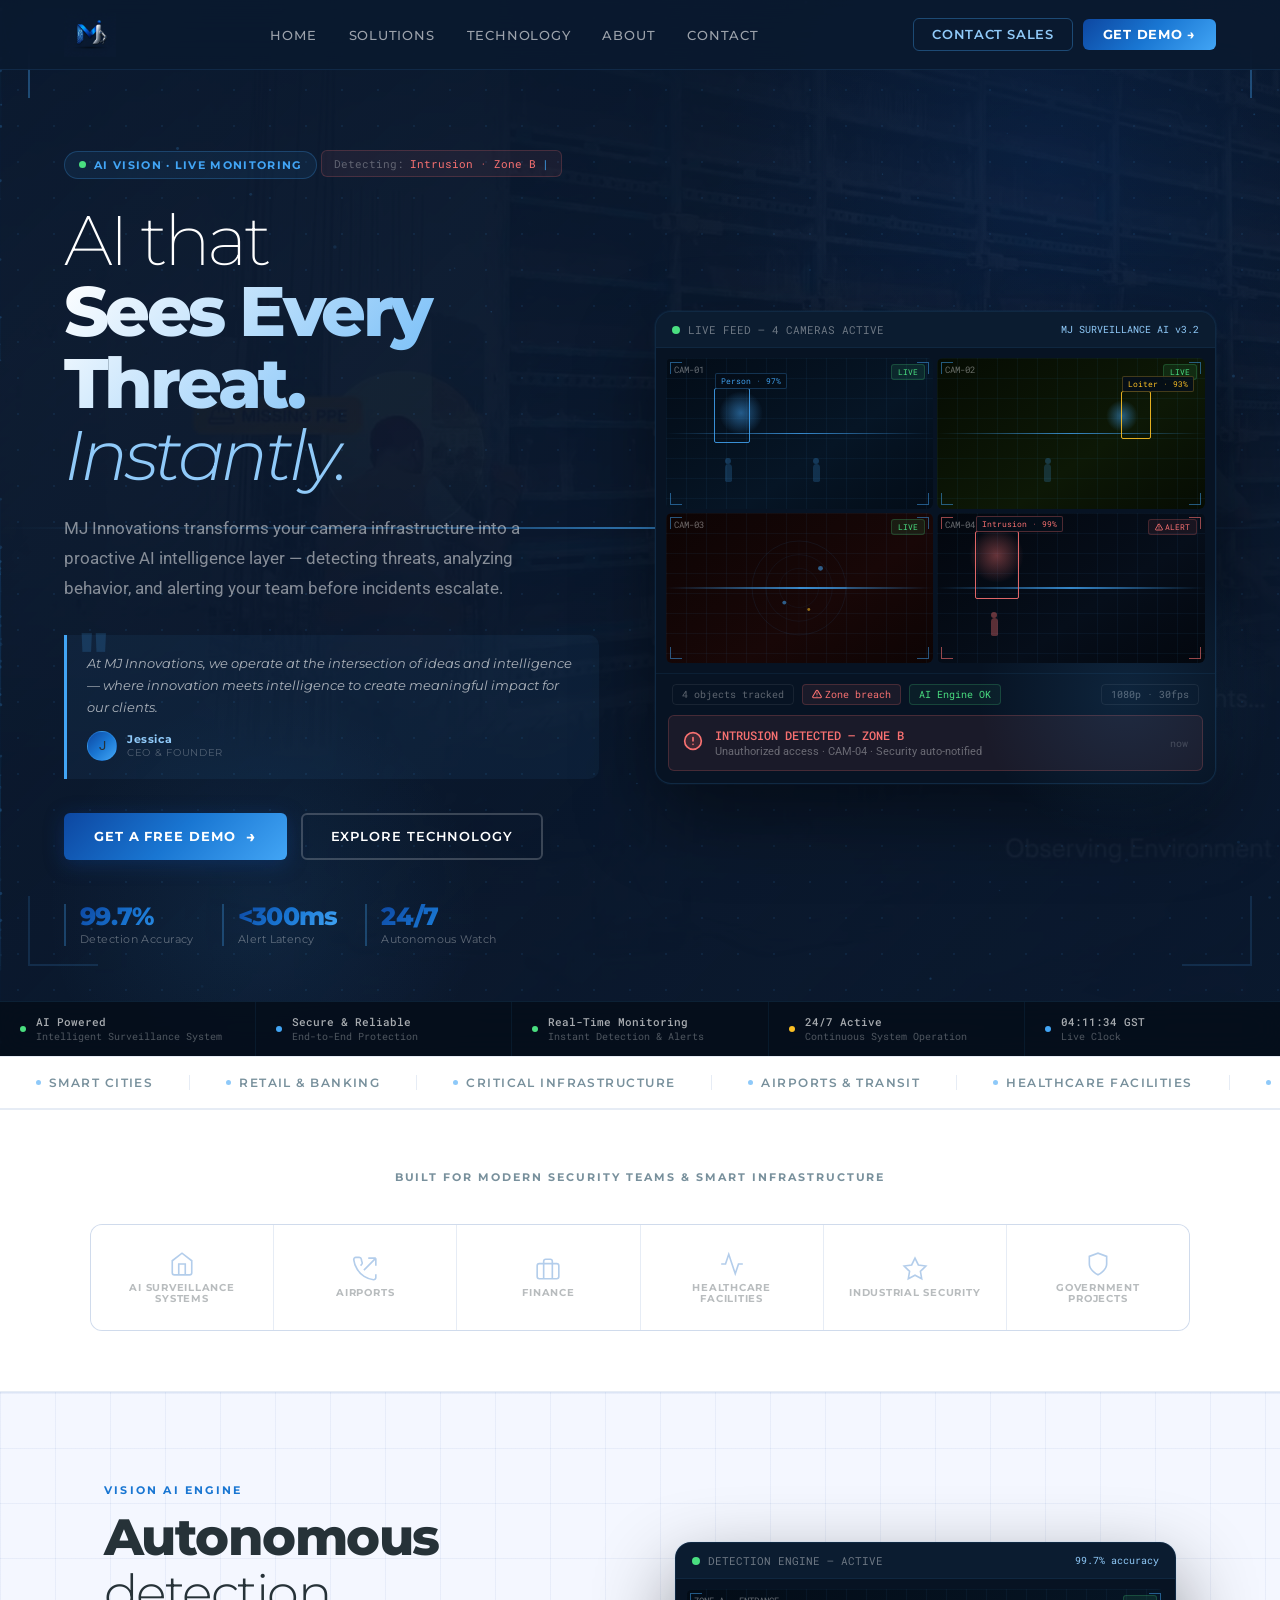
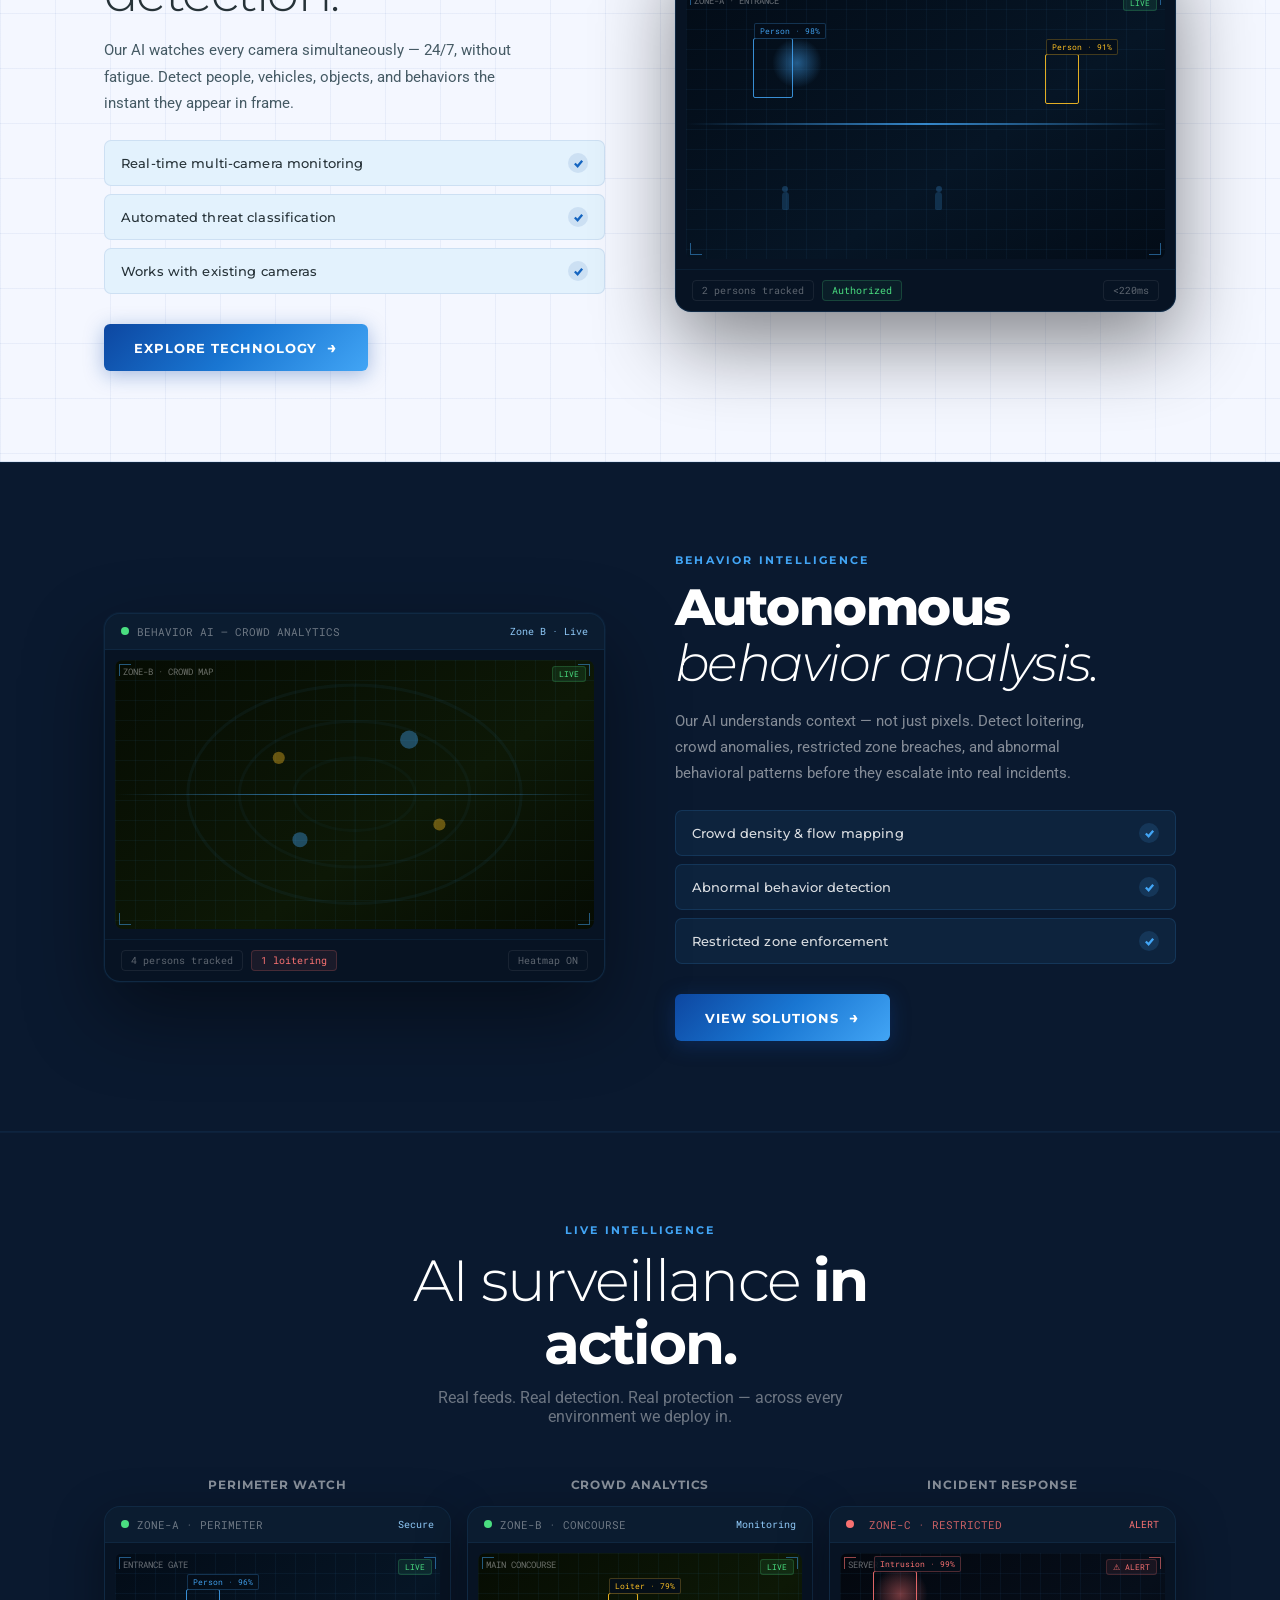
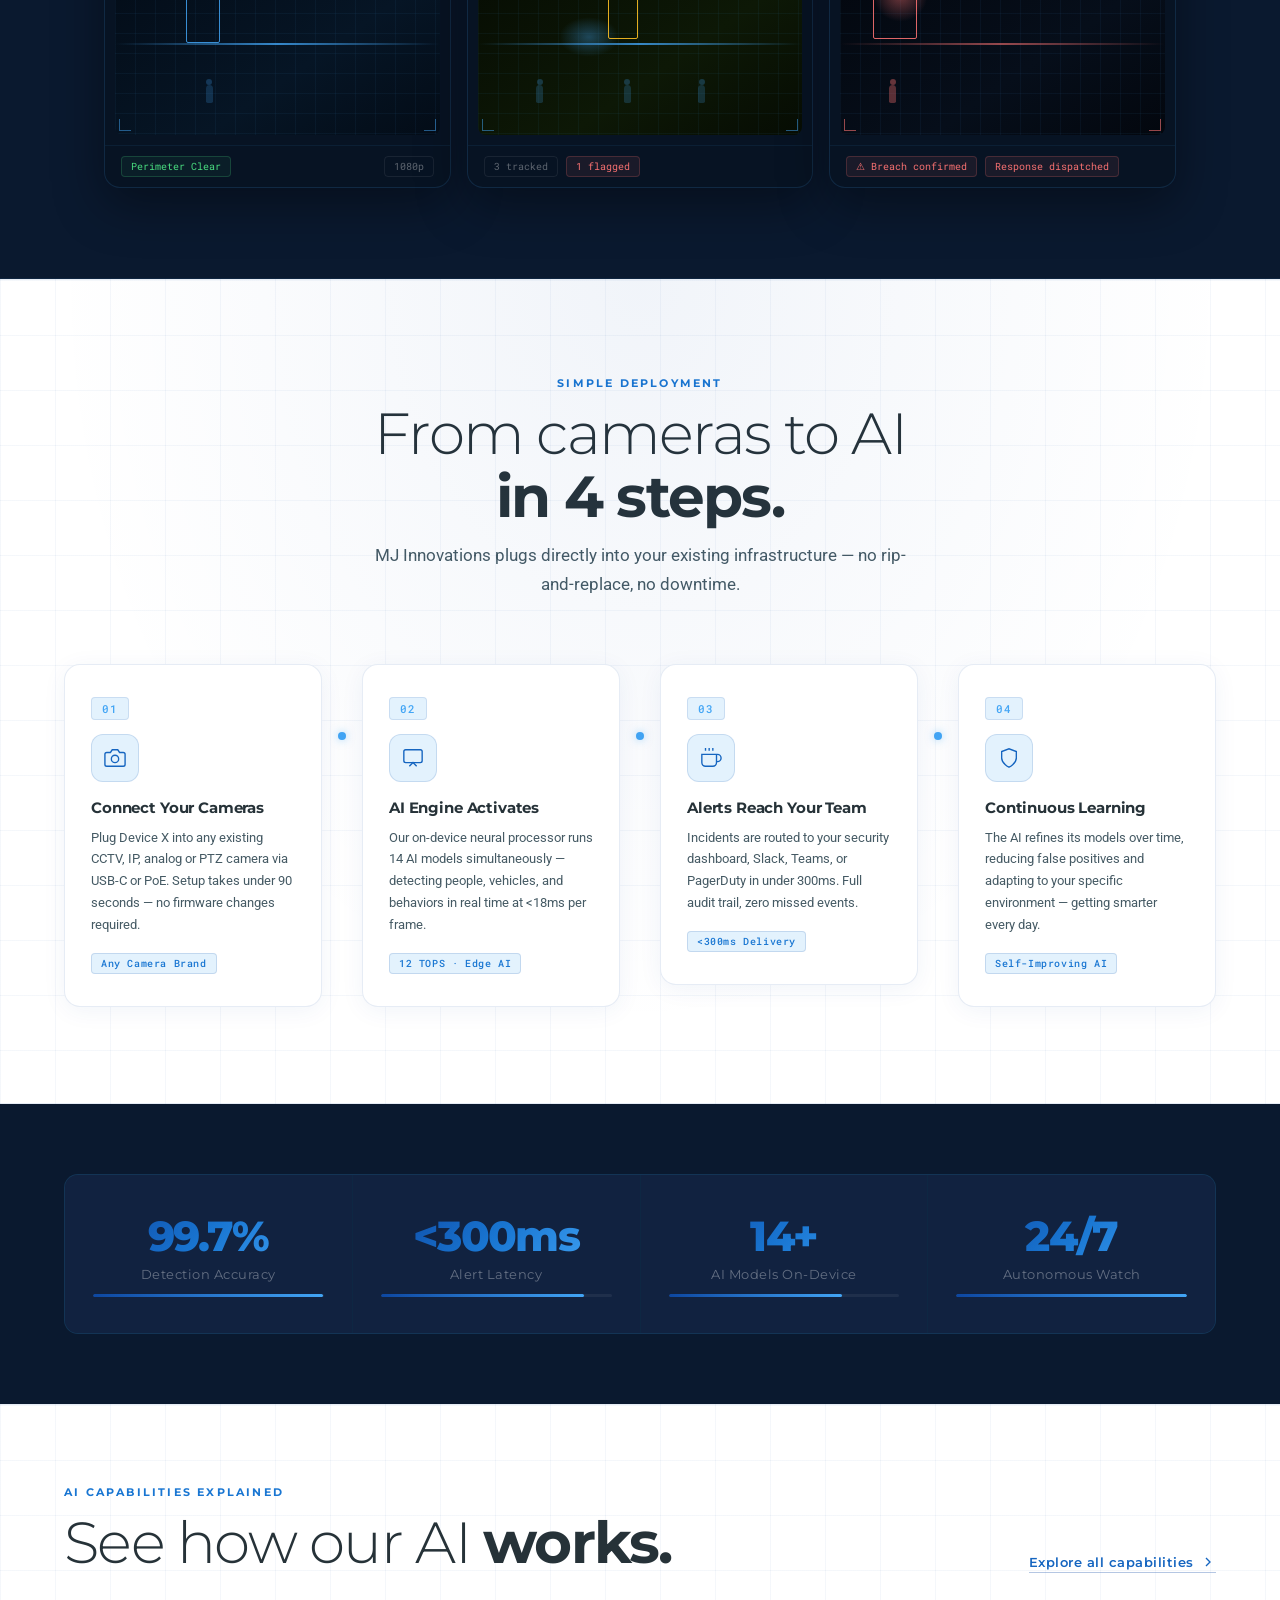
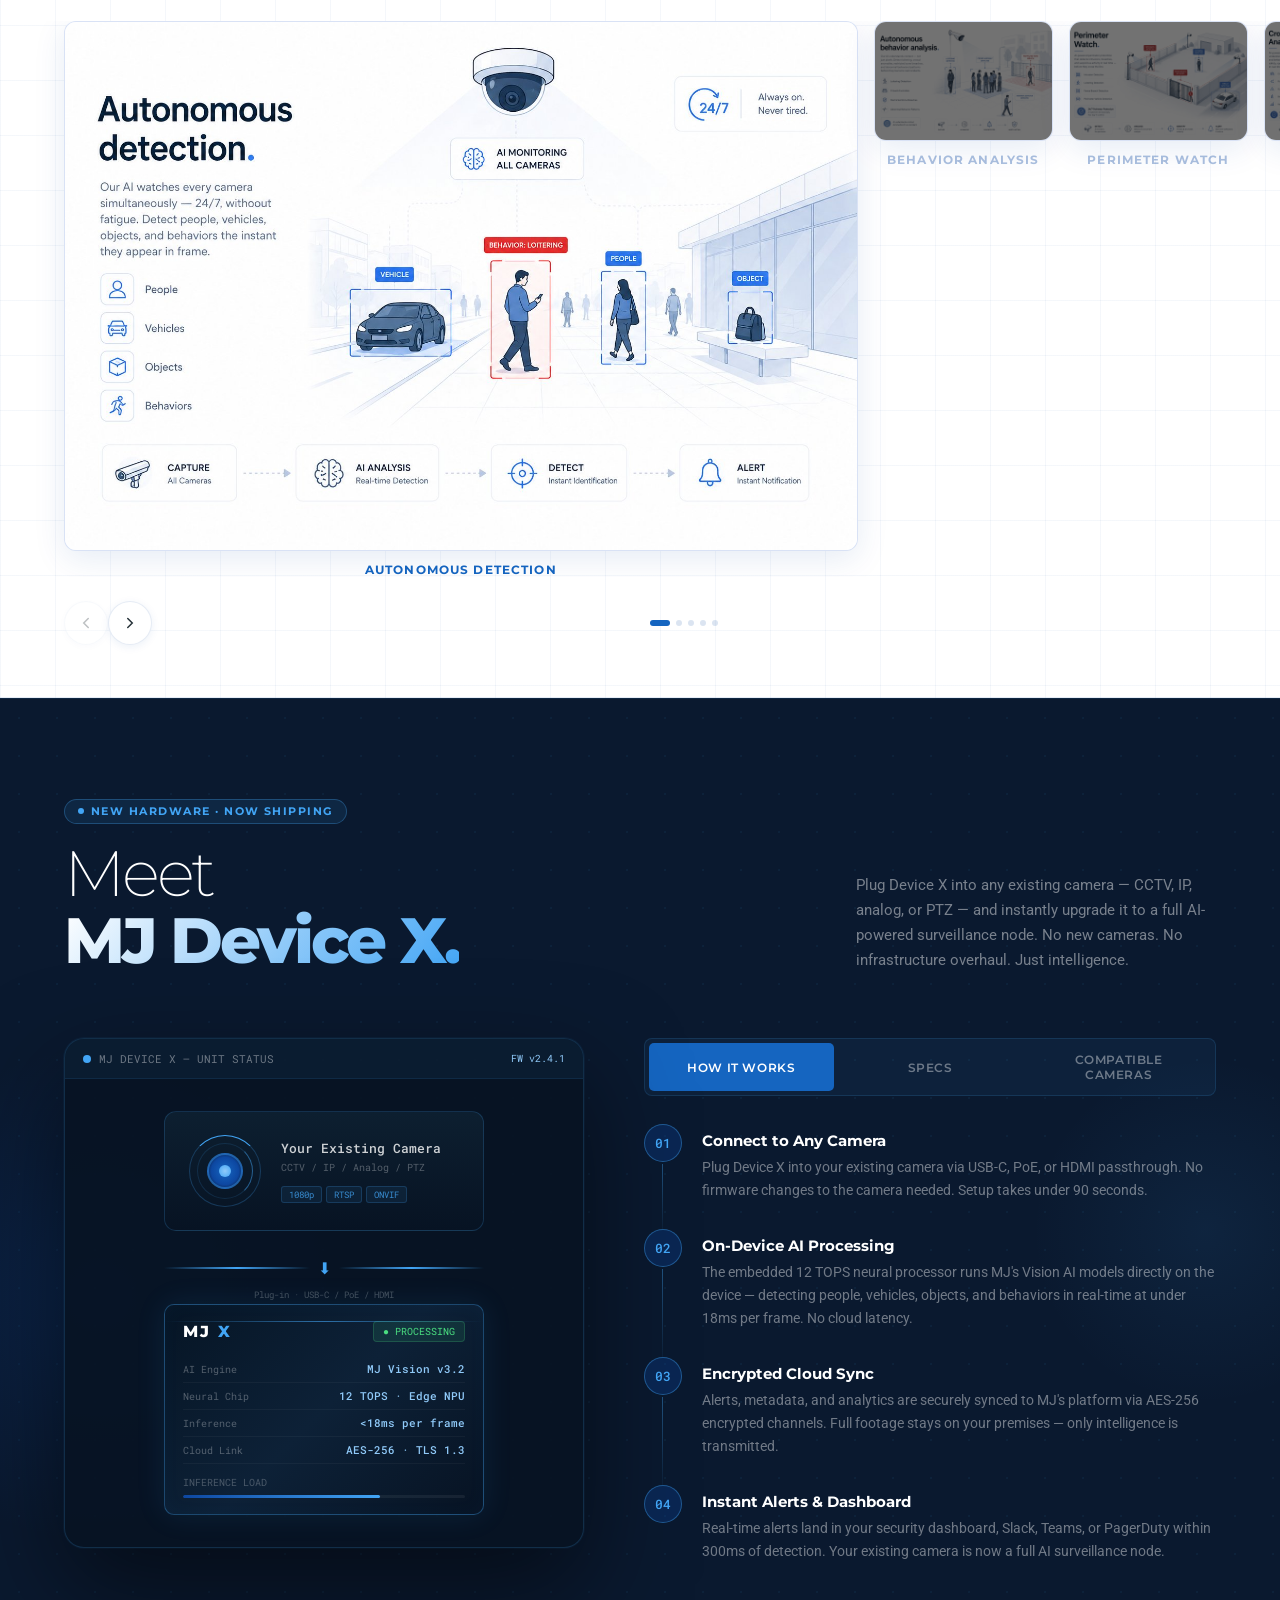
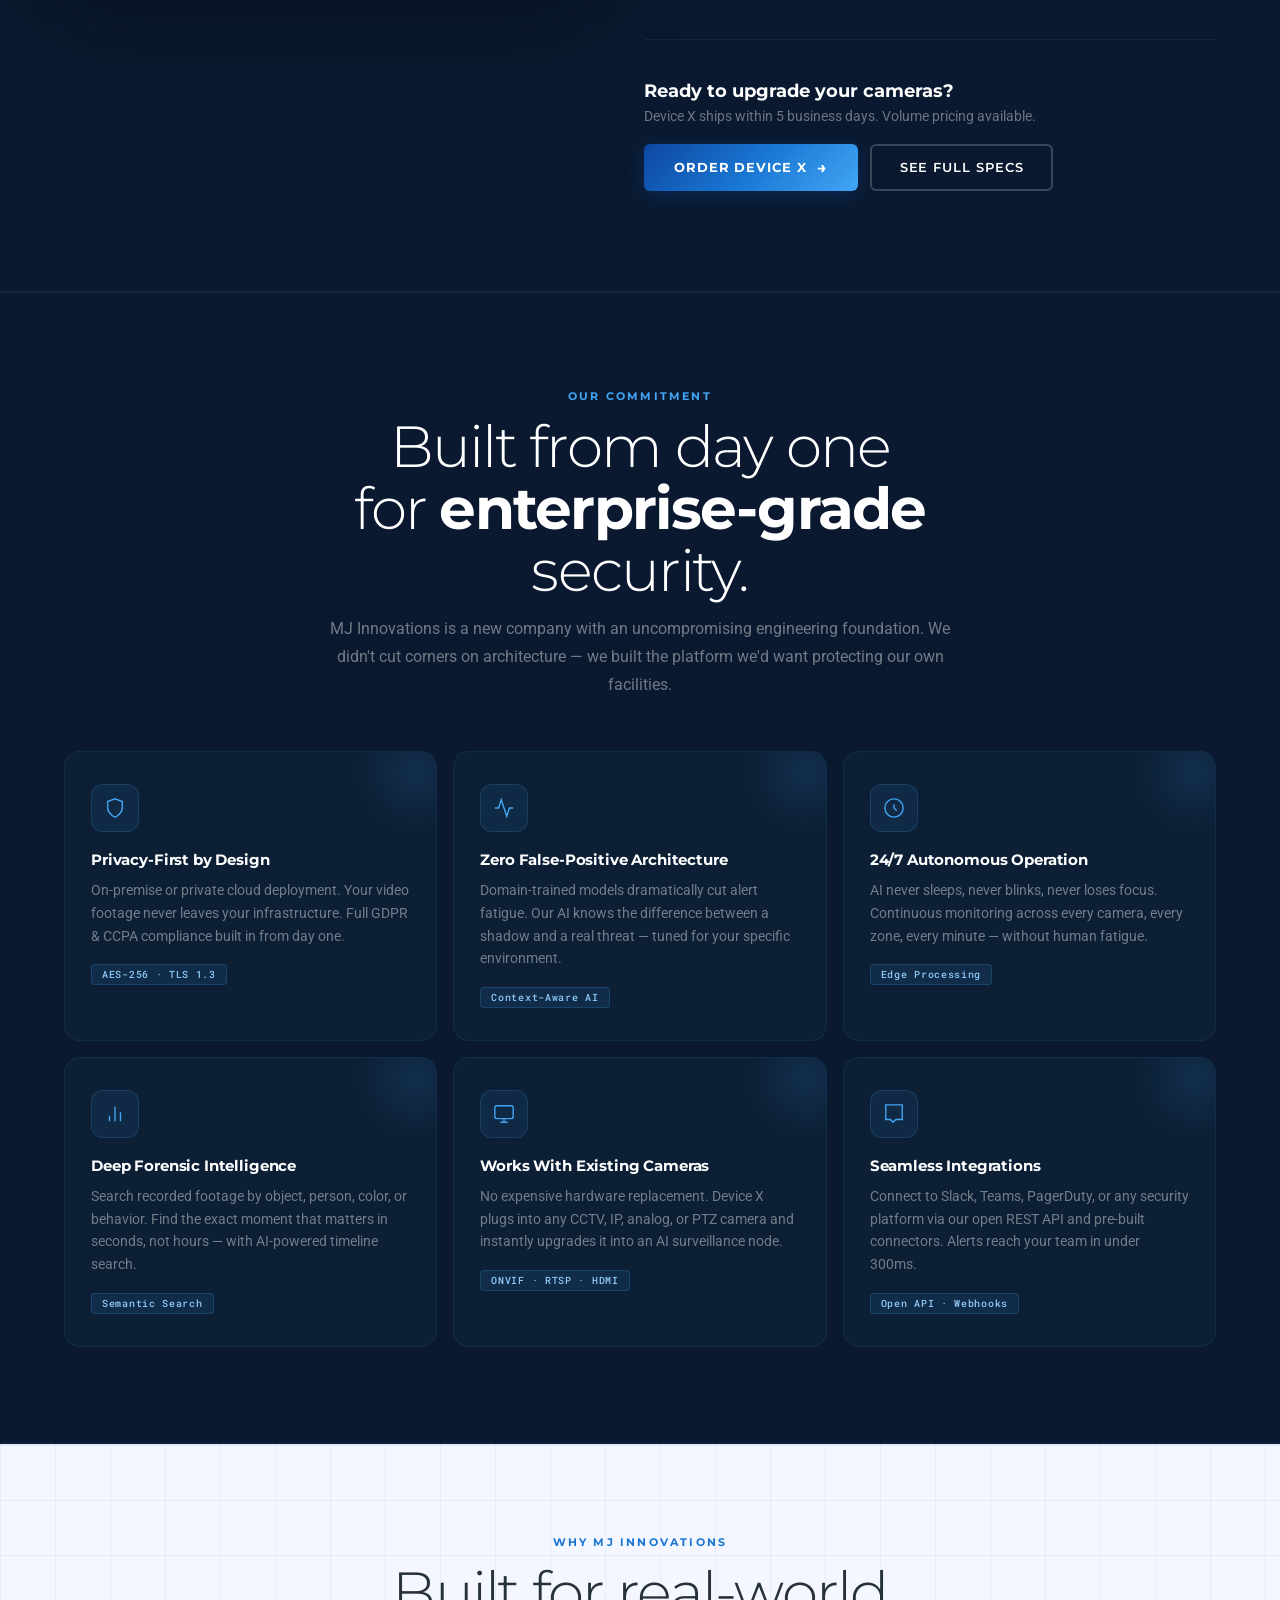
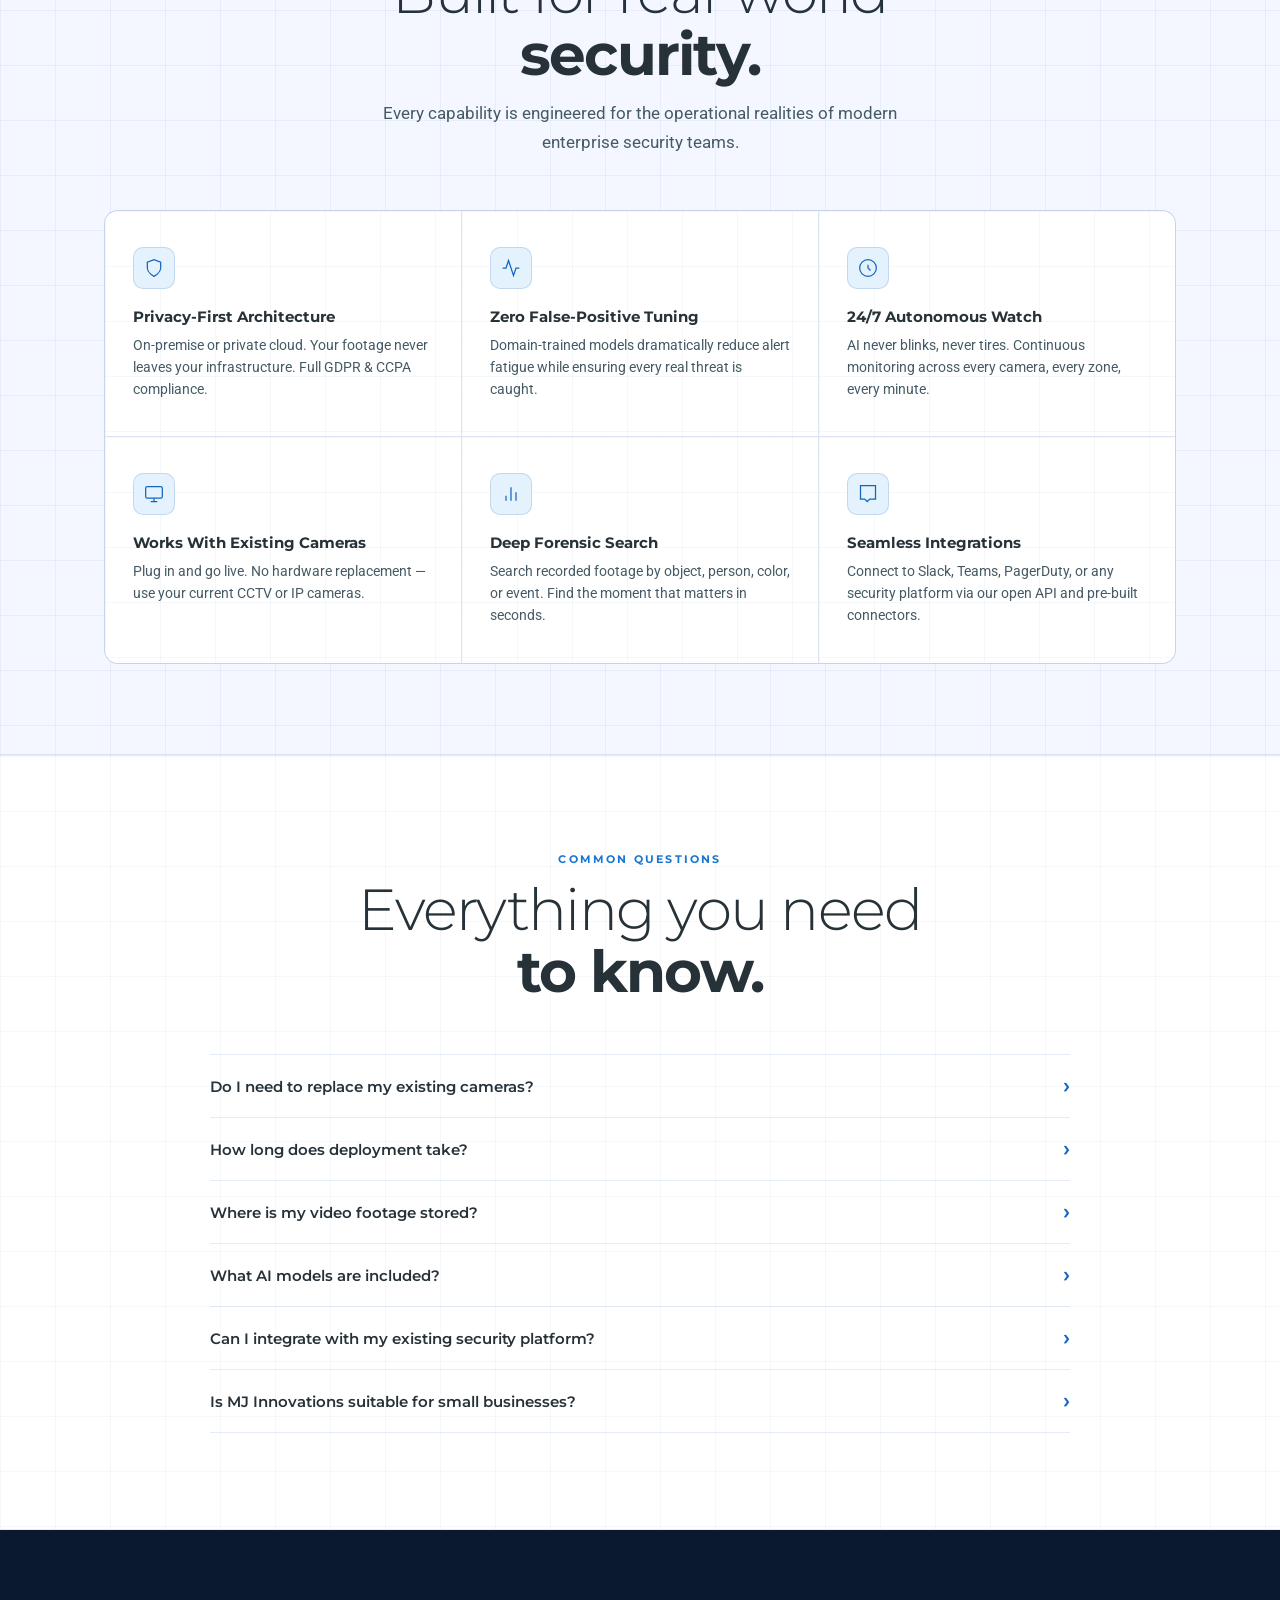
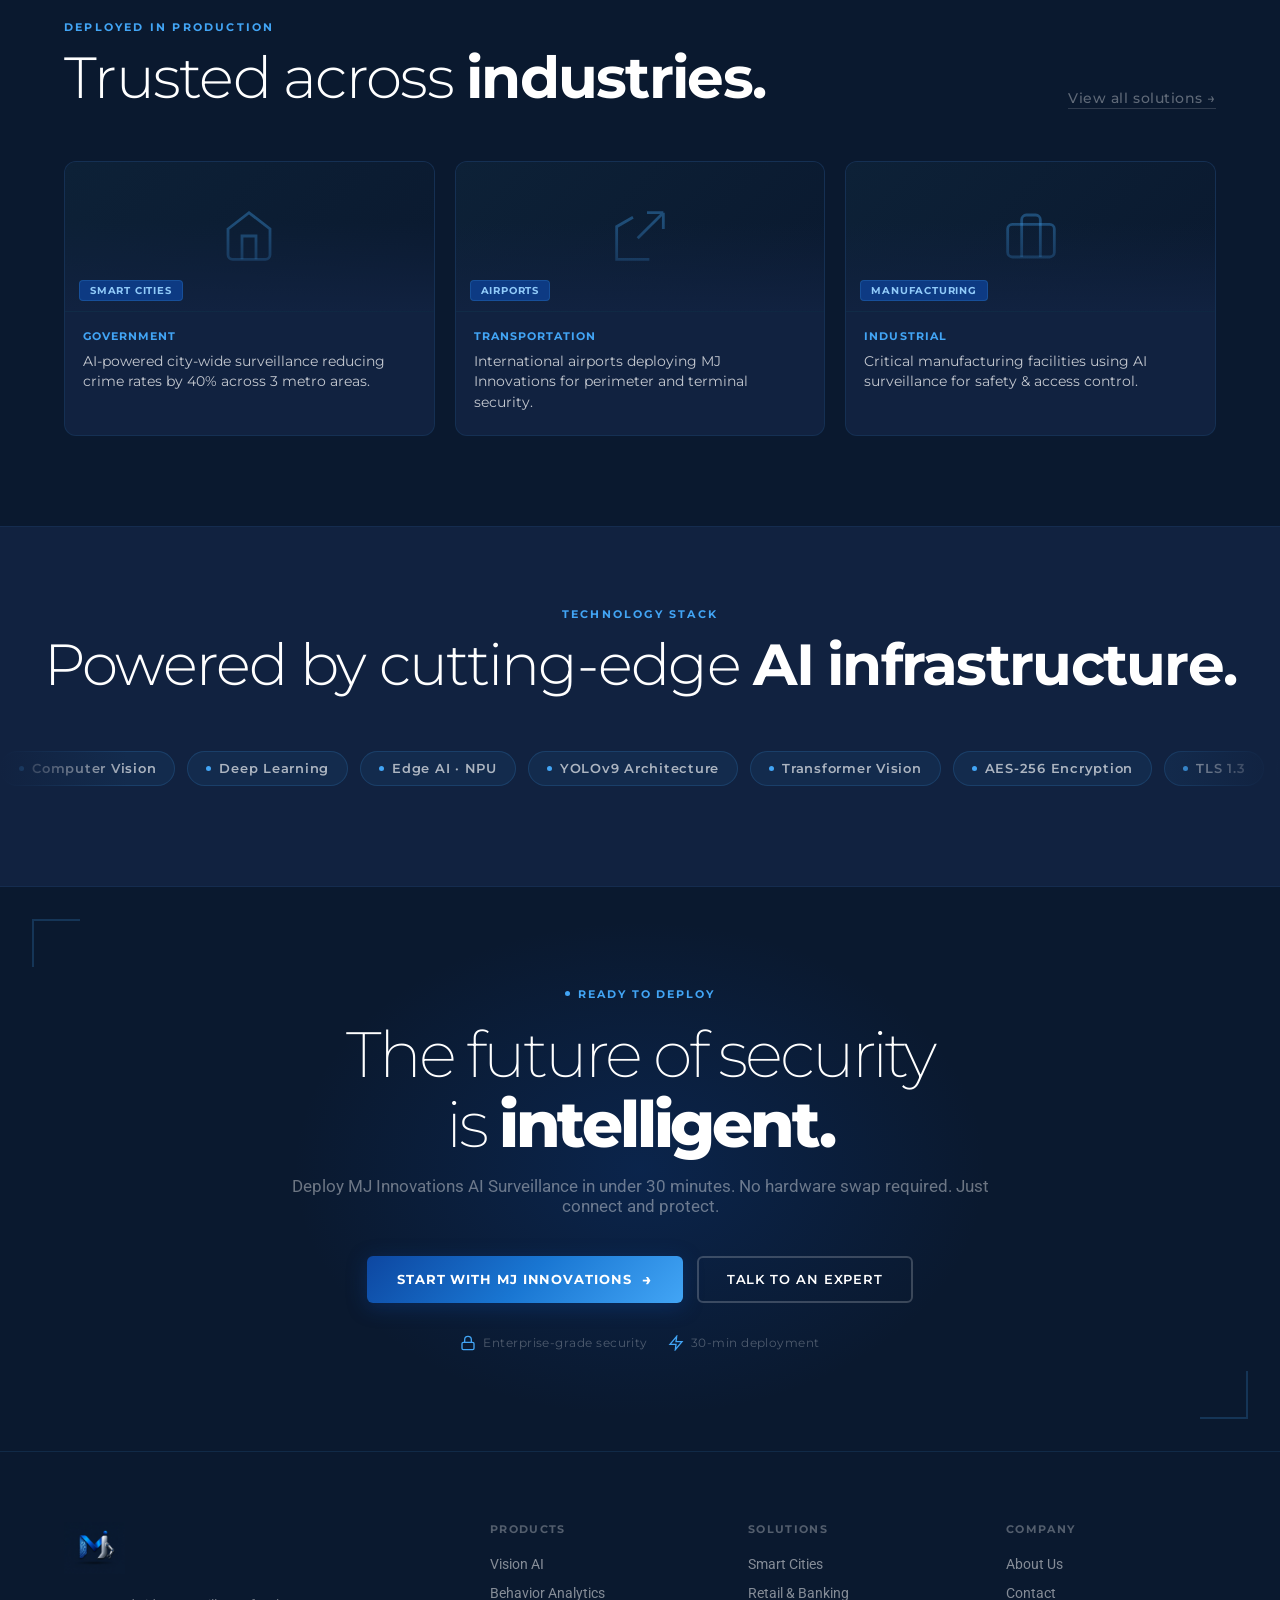
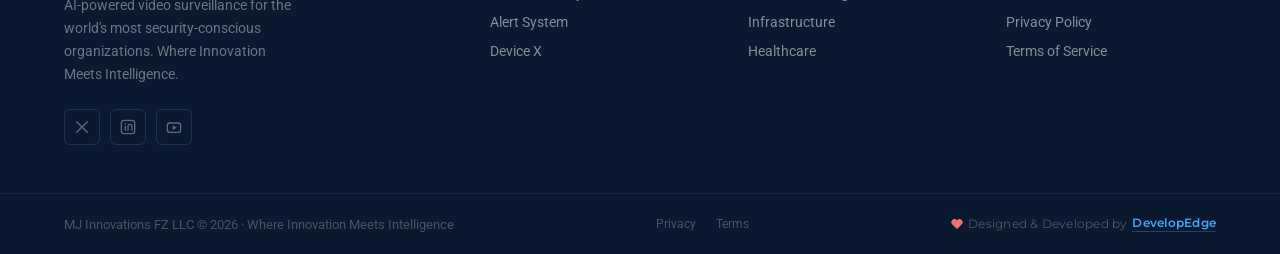
<file: index.html>
<!DOCTYPE html>
<html lang="en">
<head>
<meta charset="UTF-8">
<meta name="viewport" content="width=device-width, initial-scale=1.0">
<title>MJ Innovations FZ LLC — AI Video Surveillance</title>
<meta name="description" content="AI-powered video surveillance that detects threats in real-time. MJ Innovations — Where Innovation Meets Intelligence.">
<link rel="icon" type="image/svg+xml" href="assets/favicon.svg">
<link rel="stylesheet" href="css/shared.css">
<link rel="stylesheet" href="css/index.css">
</head>
<body>

<!-- ═══ NAV ═══════════════════════════════════ -->
<nav id="main-nav">
  <a href="index.html" class="nav-logo-wrap">
    <img src="assets/Logo_Final.png" alt="MJ Innovations FZ LLC">
  </a>
  <ul class="nav-links">
    <li><a href="index.html" class="active">Home</a></li>
    <li><a href="solutions.html">Solutions</a></li>
    <li><a href="technology.html">Technology</a></li>
    <li><a href="about.html">About</a></li>
    <li><a href="contact.html">Contact</a></li>
  </ul>
  <div class="nav-cta-group">
    <button class="btn-nav-outline" onclick="location.href='contact.html'">Contact Sales</button>
    <button class="btn-nav-fill"    onclick="location.href='get-demo.html'">Get Demo →</button>
  </div>
  <button class="nav-hamburger" id="hamburger" aria-label="Toggle menu">
    <span></span><span></span><span></span>
  </button>
</nav>
<div class="nav-drawer" id="drawer">
  <a href="index.html">Home</a>
  <a href="solutions.html">Solutions</a>
  <a href="technology.html">Technology</a>
  <a href="about.html">About</a>
  <a href="contact.html">Contact</a>
  <div class="drawer-cta">
    <button class="btn-primary" style="width:100%;justify-content:center" onclick="location.href='get-demo.html'">Get a Demo →</button>
  </div>
</div>

<!-- ═══ HERO ══════════════════════════════════ -->
<section class="hero">
  <div class="hero-video-bg">
    <video autoplay muted loop playsinline>
      <source src="assets/videos/main_hero_horizontal.webm" type="video/webm">
    </video>
  </div>
  <div class="hero-orb hero-orb-1"></div>
  <div class="hero-orb hero-orb-2"></div>
  <div class="hero-scan-overlay"></div>
  <div class="hero-scan-line"></div>
  <div class="hero-corner hero-corner-tl"></div>
  <div class="hero-corner hero-corner-tr"></div>
  <div class="hero-corner hero-corner-bl"></div>
  <div class="hero-corner hero-corner-br"></div>

  <div class="hero-inner">
    <!-- LEFT TEXT -->
    <div class="hero-left fade-up">
      <div class="hero-live-badge">
        <span class="live-indicator"></span>AI Vision · Live Monitoring
      </div>
      <div class="hero-typing-bar">
        <span class="typing-prefix">Detecting: </span><span class="typing-text" id="typing-text">Intrusion · Zone B</span><span class="typing-cursor">|</span>
      </div>
      <h1>
        AI that<br>
        <strong>Sees Every<br>Threat.</strong>
        <em>Instantly.</em>
      </h1>
      <p class="hero-desc">MJ Innovations transforms your camera infrastructure into a proactive AI intelligence layer — detecting threats, analyzing behavior, and alerting your team before incidents escalate.</p>

      <div class="ceo-quote">
        <p>At MJ Innovations, we operate at the intersection of ideas and intelligence — where innovation meets intelligence to create meaningful impact for our clients.</p>
        <div class="ceo-attribution">
          <div class="ceo-avatar">J</div>
          <div>
            <div class="ceo-name">Jessica</div>
            <div class="ceo-title">CEO &amp; Founder</div>
          </div>
        </div>
      </div>

      <div class="hero-ctas">
        <button class="btn-primary" onclick="location.href='contact.html'">Get a Free Demo <span class="arrow-icon">→</span></button>
        <button class="btn-secondary-light" onclick="location.href='technology.html'">Explore Technology</button>
      </div>

      <div class="hero-metrics">
        <div class="metric-item">
          <div class="metric-num">99.7%</div>
          <div class="metric-label">Detection Accuracy</div>
        </div>
        <div class="metric-item">
          <div class="metric-num">&lt;300ms</div>
          <div class="metric-label">Alert Latency</div>
        </div>
        <div class="metric-item">
          <div class="metric-num">24/7</div>
          <div class="metric-label">Autonomous Watch</div>
        </div>
      </div>
    </div>

    <!-- RIGHT — LIVE FEED MONITOR (desktop only) -->
    <div class="hero-right fade-in" style="transition-delay:0.2s">
      <div class="feed-monitor">
        <div class="feed-monitor-bar">
          <div class="feed-monitor-title"><span class="fm-dot"></span>LIVE FEED — 4 CAMERAS ACTIVE</div>
          <div class="feed-status">MJ SURVEILLANCE AI v3.2</div>
        </div>

        <div class="cam-grid-2x2">
          <!-- CAM 01 -->
          <div class="cam-cell cam-bg-1">
            <div class="cam-noise"></div>
            <div class="sil sil-1" style="left:22%"></div>
            <div class="sil sil-2" style="left:55%"></div>
            <div class="hdot" style="width:44px;height:44px;left:20%;top:22%"></div>
            <div class="cam-scan-line"></div>
            <div class="cc-br-tl"></div><div class="cc-br-tr"></div>
            <div class="cc-br-bl"></div><div class="cc-br-br"></div>
            <span class="cam-num">CAM-01</span>
            <span class="cam-live">LIVE</span>
            <div class="dbox" style="left:18%;top:20%;width:36px;height:55px">
              <div class="dbox-label">Person · 97%</div>
            </div>
          </div>
          <!-- CAM 02 -->
          <div class="cam-cell cam-bg-2">
            <div class="cam-noise"></div>
            <div class="sil sil-3" style="left:40%"></div>
            <div class="hdot" style="width:32px;height:32px;right:25%;top:28%;animation-delay:0.8s"></div>
            <div class="cam-scan-line" style="animation-delay:0.9s"></div>
            <div class="cc-br-tl"></div><div class="cc-br-tr"></div>
            <div class="cc-br-bl"></div><div class="cc-br-br"></div>
            <span class="cam-num">CAM-02</span>
            <span class="cam-live">LIVE</span>
            <div class="dbox yellow" style="right:20%;top:22%;width:30px;height:48px">
              <div class="dbox-label yellow">Loiter · 84%</div>
            </div>
          </div>
          <!-- CAM 03 — radar / analytics view -->
          <div class="cam-cell cam-bg-3">
            <div class="cam-noise"></div>
            <div class="mini-radar">
              <svg viewBox="0 0 100 100" fill="none" xmlns="http://www.w3.org/2000/svg">
                <circle cx="50" cy="50" r="48" stroke="rgba(66,165,245,0.15)" stroke-width="1"/>
                <circle cx="50" cy="50" r="34" stroke="rgba(66,165,245,0.12)" stroke-width="1"/>
                <circle cx="50" cy="50" r="20" stroke="rgba(66,165,245,0.1)" stroke-width="1"/>
                <line x1="50" y1="2" x2="50" y2="98" stroke="rgba(66,165,245,0.1)" stroke-width="0.5"/>
                <line x1="2" y1="50" x2="98" y2="50" stroke="rgba(66,165,245,0.1)" stroke-width="0.5"/>
                <!-- Sweep arm -->
                <line x1="50" y1="50" x2="98" y2="50" stroke="rgba(66,165,245,0.7)" stroke-width="1.5" stroke-linecap="round" style="transform-origin:50px 50px;animation:radar-sweep 3s linear infinite"/>
                <!-- Blips -->
                <circle cx="72" cy="30" r="2.5" fill="#42A5F5" style="animation:det-pulse 2s ease-in-out infinite"/>
                <circle cx="35" cy="65" r="2"   fill="#42A5F5" style="animation:det-pulse 2.5s ease-in-out 0.5s infinite"/>
                <circle cx="60" cy="72" r="1.5" fill="#fbbf24" style="animation:det-pulse 1.8s ease-in-out 1s infinite"/>
              </svg>
            </div>
            <div class="cam-scan-line" style="animation-delay:1.7s"></div>
            <div class="cc-br-tl"></div><div class="cc-br-tr"></div>
            <div class="cc-br-bl"></div><div class="cc-br-br"></div>
            <span class="cam-num">CAM-03</span>
            <span class="cam-live">LIVE</span>
          </div>
          <!-- CAM 04 — ALERT -->
          <div class="cam-cell cam-bg-4">
            <div class="cam-noise"></div>
            <div class="sil sil-4 threat" style="left:20%"></div>
            <div class="hdot" style="width:55px;height:55px;left:12%;top:10%;background:radial-gradient(circle,rgba(248,113,113,0.4) 0%,transparent 70%);animation-delay:0.3s"></div>
            <div class="cam-scan-line" style="animation-delay:2.3s"></div>
            <div class="cc-br-tl red"></div><div class="cc-br-tr red"></div>
            <div class="cc-br-bl red"></div><div class="cc-br-br red"></div>
            <span class="cam-num">CAM-04</span>
            <span class="cam-alert-tag"><svg viewBox="0 0 24 24" width="8" height="8" style="margin-right:2px;transform:translateY(1px)" stroke="currentColor" fill="none" stroke-width="2.5" stroke-linecap="round" stroke-linejoin="round"><path d="M10.29 3.86L1.82 18a2 2 0 0 0 1.71 3h16.94a2 2 0 0 0 1.71-3L13.71 3.86a2 2 0 0 0-3.42 0z"></path><line x1="12" y1="9" x2="12" y2="13"></line><line x1="12" y1="17" x2="12.01" y2="17"></line></svg>ALERT</span>
            <div class="dbox red" style="left:14%;top:12%;width:44px;height:68px">
              <div class="dbox-label red">Intrusion · 99%</div>
            </div>
          </div>
        </div>

        <div class="feed-footer-bar">
          <span class="f-chip">4 objects tracked</span>
          <span class="f-chip alert"><svg viewBox="0 0 24 24" width="10" height="10" style="margin-right:3px;transform:translateY(1px)" stroke="currentColor" fill="none" stroke-width="2.5" stroke-linecap="round" stroke-linejoin="round"><path d="M10.29 3.86L1.82 18a2 2 0 0 0 1.71 3h16.94a2 2 0 0 0 1.71-3L13.71 3.86a2 2 0 0 0-3.42 0z"></path><line x1="12" y1="9" x2="12" y2="13"></line><line x1="12" y1="17" x2="12.01" y2="17"></line></svg>Zone breach</span>
          <span class="f-chip ok">AI Engine OK</span>
          <span class="f-chip" style="margin-left:auto">1080p · 30fps</span>
        </div>
        <div class="alert-popup">
          <div class="ap-icon"><svg viewBox="0 0 24 24" width="20" height="20" stroke="var(--red)" fill="rgba(248,113,113,0.15)" stroke-width="2" stroke-linecap="round" stroke-linejoin="round"><circle cx="12" cy="12" r="10"></circle><line x1="12" y1="8" x2="12" y2="12"></line><line x1="12" y1="16" x2="12.01" y2="16"></line></svg></div>
          <div>
            <div class="ap-title">INTRUSION DETECTED — ZONE B</div>
            <div class="ap-sub">Unauthorized access · CAM-04 · Security auto-notified</div>
          </div>
          <div class="ap-time">now</div>
        </div>
      </div>
    </div>
  </div><!-- /hero-inner -->

  <!-- STATUS BAR -->
  <div class="hero-status-bar">
    <div class="hero-status-item">
      <span class="hsi-dot green"></span>
      <div class="hsi-text"><span class="hsi-val" id="cam-count">AI Powered</span>Intelligent Surveillance System</div>
    </div>
    <div class="hero-status-item">
      <span class="hsi-dot blue"></span>
      <div class="hsi-text"><span class="hsi-val">Secure & Reliable</span>End-to-End Protection</div>
    </div>
    <div class="hero-status-item">
      <span class="hsi-dot green"></span>
      <div class="hsi-text"><span class="hsi-val">Real-Time Monitoring</span>Instant Detection & Alerts</div>
    </div>
    <div class="hero-status-item">
      <span class="hsi-dot amber"></span>
      <div class="hsi-text"><span class="hsi-val" id="alert-count">24/7 Active</span>Continuous System Operation</div>
    </div>
    <div class="hero-status-item">
      <span class="hsi-dot blue"></span>
      <div class="hsi-text"><span class="hsi-val" id="live-time">--:--:-- GST</span>Live Clock</div>
    </div>
  </div>
</section>

<!-- ═══ MOBILE FEED STRIP ════════════════════ -->
<div class="mobile-feed-strip">
  <div class="mfs-bar">
    <div class="mfs-title"><span class="fm-dot"></span>LIVE AI FEEDS — 4 CAMERAS</div>
    <div class="mfs-status">AI ACTIVE</div>
  </div>
  <div class="mfs-cams">
    <div class="mfs-cam cam-bg-1">
      <div class="cam-noise"></div>
      <div class="sil sil-1" style="left:22%"></div>
      <div class="sil sil-2" style="left:55%"></div>
      <div class="hdot" style="width:30px;height:30px;left:20%;top:22%"></div>
      <div class="mfs-cam-scan"></div>
      <div class="cc-br-tl"></div><div class="cc-br-tr"></div>
      <div class="cc-br-bl"></div><div class="cc-br-br"></div>
      <span class="mfs-label">CAM-01</span><span class="mfs-live">LIVE</span>
      <div class="dbox" style="left:18%;top:20%;width:28px;height:42px">
        <div class="dbox-label" style="font-size:6.5px;top:-12px;padding:1px 3px;letter-spacing:0.04em">Person · 97%</div>
      </div>
    </div>
    <div class="mfs-cam cam-bg-2">
      <div class="cam-noise"></div>
      <div class="sil sil-3" style="left:40%"></div>
      <div class="hdot" style="width:24px;height:24px;right:25%;top:28%;animation-delay:0.8s"></div>
      <div class="mfs-cam-scan" style="animation-delay:0.8s"></div>
      <div class="cc-br-tl"></div><div class="cc-br-tr"></div>
      <div class="cc-br-bl"></div><div class="cc-br-br"></div>
      <span class="mfs-label">CAM-02</span><span class="mfs-live">LIVE</span>
      <div class="dbox yellow" style="right:20%;top:22%;width:24px;height:38px">
        <div class="dbox-label yellow" style="font-size:6.5px;top:-12px;padding:1px 3px;letter-spacing:0.04em">Loiter · 84%</div>
      </div>
    </div>
    <div class="mfs-cam cam-bg-3">
      <div class="cam-noise"></div>
      <div class="mini-radar">
        <svg viewBox="0 0 100 100" fill="none" xmlns="http://www.w3.org/2000/svg">
          <circle cx="50" cy="50" r="48" stroke="rgba(66,165,245,0.15)" stroke-width="1"/>
          <circle cx="50" cy="50" r="34" stroke="rgba(66,165,245,0.12)" stroke-width="1"/>
          <circle cx="50" cy="50" r="20" stroke="rgba(66,165,245,0.1)" stroke-width="1"/>
          <line x1="50" y1="2" x2="50" y2="98" stroke="rgba(66,165,245,0.1)" stroke-width="0.5"/>
          <line x1="2" y1="50" x2="98" y2="50" stroke="rgba(66,165,245,0.1)" stroke-width="0.5"/>
          <line x1="50" y1="50" x2="98" y2="50" stroke="rgba(66,165,245,0.7)" stroke-width="1.5" stroke-linecap="round" style="transform-origin:50px 50px;animation:radar-sweep 3s linear infinite"/>
          <circle cx="72" cy="30" r="2.5" fill="#42A5F5" style="animation:det-pulse 2s ease-in-out infinite"/>
          <circle cx="35" cy="65" r="2" fill="#42A5F5" style="animation:det-pulse 2.5s ease-in-out 0.5s infinite"/>
          <circle cx="60" cy="72" r="1.5" fill="#fbbf24" style="animation:det-pulse 1.8s ease-in-out 1s infinite"/>
        </svg>
      </div>
      <div class="mfs-cam-scan" style="animation-delay:1.6s"></div>
      <div class="cc-br-tl"></div><div class="cc-br-tr"></div>
      <div class="cc-br-bl"></div><div class="cc-br-br"></div>
      <span class="mfs-label">CAM-03</span><span class="mfs-live">LIVE</span>
    </div>
    <div class="mfs-cam cam-bg-4">
      <div class="cam-noise"></div>
      <div class="sil sil-4 threat" style="left:20%"></div>
      <div class="hdot" style="width:40px;height:40px;left:12%;top:10%;background:radial-gradient(circle,rgba(248,113,113,0.4) 0%,transparent 70%);animation-delay:0.3s"></div>
      <div class="mfs-cam-scan" style="animation-delay:2.2s"></div>
      <div class="cc-br-tl red"></div><div class="cc-br-tr red"></div>
      <div class="cc-br-bl red"></div><div class="cc-br-br red"></div>
      <span class="mfs-label">CAM-04</span><span class="mfs-alert"><svg viewBox="0 0 24 24" width="7" height="7" style="margin-right:2px;transform:translateY(1px)" stroke="currentColor" fill="none" stroke-width="2.5" stroke-linecap="round" stroke-linejoin="round"><path d="M10.29 3.86L1.82 18a2 2 0 0 0 1.71 3h16.94a2 2 0 0 0 1.71-3L13.71 3.86a2 2 0 0 0-3.42 0z"></path><line x1="12" y1="9" x2="12" y2="13"></line><line x1="12" y1="17" x2="12.01" y2="17"></line></svg>ALERT</span>
      <div class="dbox red" style="left:14%;top:12%;width:34px;height:52px">
        <div class="dbox-label red" style="font-size:6.5px;top:-12px;padding:1px 3px;letter-spacing:0.04em">Intrusion · 99%</div>
      </div>
    </div>
  </div>
  <div class="mfs-alert-row">
    <div class="mfs-alert-dot"></div>
    <div class="mfs-alert-text">INTRUSION DETECTED — CAM-04 · Zone B · Security team notified</div>
  </div>
</div>

<!-- ═══ MARQUEE ════════════════════════════════ -->
<div class="marquee-band">
  <div class="marquee-track">
    <span class="mq-item"><span class="mq-dot"></span>Smart Cities</span>
    <span class="mq-item"><span class="mq-dot"></span>Retail &amp; Banking</span>
    <span class="mq-item"><span class="mq-dot"></span>Critical Infrastructure</span>
    <span class="mq-item"><span class="mq-dot"></span>Airports &amp; Transit</span>
    <span class="mq-item"><span class="mq-dot"></span>Healthcare Facilities</span>
    <span class="mq-item"><span class="mq-dot"></span>Manufacturing Plants</span>
    <span class="mq-item"><span class="mq-dot"></span>Government Buildings</span>
    <span class="mq-item"><span class="mq-dot"></span>Educational Campuses</span>
    <span class="mq-item"><span class="mq-dot"></span>Logistics &amp; Warehouses</span>
    <span class="mq-item"><span class="mq-dot"></span>Hospitality</span>
    <span class="mq-item"><span class="mq-dot"></span>Smart Cities</span>
    <span class="mq-item"><span class="mq-dot"></span>Retail &amp; Banking</span>
    <span class="mq-item"><span class="mq-dot"></span>Critical Infrastructure</span>
    <span class="mq-item"><span class="mq-dot"></span>Airports &amp; Transit</span>
    <span class="mq-item"><span class="mq-dot"></span>Healthcare Facilities</span>
    <span class="mq-item"><span class="mq-dot"></span>Manufacturing Plants</span>
    <span class="mq-item"><span class="mq-dot"></span>Government Buildings</span>
    <span class="mq-item"><span class="mq-dot"></span>Educational Campuses</span>
    <span class="mq-item"><span class="mq-dot"></span>Logistics &amp; Warehouses</span>
    <span class="mq-item"><span class="mq-dot"></span>Hospitality</span>
  </div>
</div>

<!-- ═══ LOGO SHOWCASE ════════════════════════ -->
<div class="logo-showcase">
  <div class="logo-showcase-label">Built for modern security teams & smart infrastructure</div>
  <div class="logo-grid">
    <div class="logo-cell"><div class="logo-wordmark">
      <div class="logo-icon"><svg viewBox="0 0 24 24"><path d="M3 9l9-7 9 7v11a2 2 0 0 1-2 2H5a2 2 0 0 1-2-2z"/><polyline points="9 22 9 12 15 12 15 22"/></svg></div>
      <div class="logo-name">AI Surveillance Systems</div></div></div>
    <div class="logo-cell"><div class="logo-wordmark">
      <div class="logo-icon"><svg viewBox="0 0 24 24"><path d="M22 16.92v3a2 2 0 0 1-2.18 2 19.79 19.79 0 0 1-8.63-3.07A19.5 19.5 0 0 1 4.69 12 19.79 19.79 0 0 1 1.61 3.41 2 2 0 0 1 3.6 1.25h3a2 2 0 0 1 2 1.72c.127.96.361 1.903.7 2.81a2 2 0 0 1-.45 2.11L7.91 8.91"/><path d="M22 2L11 13M22 2h-7M22 2v7"/></svg></div>
      <div class="logo-name">Airports</div></div></div>
    <div class="logo-cell"><div class="logo-wordmark">
      <div class="logo-icon"><svg viewBox="0 0 24 24"><rect x="2" y="7" width="20" height="14" rx="2"/><path d="M16 21V5a2 2 0 0 0-2-2h-4a2 2 0 0 0-2 2v16"/></svg></div>
      <div class="logo-name">Finance</div></div></div>
    <div class="logo-cell"><div class="logo-wordmark">
      <div class="logo-icon"><svg viewBox="0 0 24 24"><path d="M22 12h-4l-3 9L9 3l-3 9H2"/></svg></div>
      <div class="logo-name">Healthcare Facilities</div></div></div>
    <div class="logo-cell"><div class="logo-wordmark">
      <div class="logo-icon"><svg viewBox="0 0 24 24"><polygon points="12 2 15.09 8.26 22 9.27 17 14.14 18.18 21.02 12 17.77 5.82 21.02 7 14.14 2 9.27 8.91 8.26 12 2"/></svg></div>
      <div class="logo-name">Industrial Security</div></div></div>
    <div class="logo-cell"><div class="logo-wordmark">
      <div class="logo-icon"><svg viewBox="0 0 24 24"><path d="M12 22s8-4 8-10V5l-8-3-8 3v7c0 6 8 10 8 10z"/></svg></div>
      <div class="logo-name">Government Projects</div></div></div>
  </div>
</div>

<!-- ═══ FEATURE 1 — Autonomous Detection ═════ -->
<div class="section-grid-bg">
<div class="section container">
  <div class="feat-split">
    <div class="feat-text fade-up">
      <div class="eyebrow">Vision AI Engine</div>
      <h2><strong>Autonomous</strong><br>detection.</h2>
      <p>Our AI watches every camera simultaneously — 24/7, without fatigue. Detect people, vehicles, objects, and behaviors the instant they appear in frame.</p>
      <ul class="feat-pills">
        <li class="feat-pill">Real-time multi-camera monitoring <span class="pill-check"><svg viewBox="0 0 12 12"><polyline points="2,6 5,9 10,3"/></svg></span></li>
        <li class="feat-pill">Automated threat classification     <span class="pill-check"><svg viewBox="0 0 12 12"><polyline points="2,6 5,9 10,3"/></svg></span></li>
        <li class="feat-pill">Works with existing cameras        <span class="pill-check"><svg viewBox="0 0 12 12"><polyline points="2,6 5,9 10,3"/></svg></span></li>
      </ul>
      <button class="btn-primary" onclick="location.href='technology.html'">Explore Technology <span class="arrow-icon">→</span></button>
    </div>
    <!-- Feed monitor instead of video -->
    <div class="fade-in" style="transition-delay:0.15s">
      <div class="feed-monitor">
        <div class="feed-monitor-bar">
          <div class="feed-monitor-title"><span class="fm-dot"></span>DETECTION ENGINE — ACTIVE</div>
          <div class="feed-status">99.7% accuracy</div>
        </div>
        <div style="padding:10px">
          <div class="cam-cell cam-bg-1" style="border-radius:8px;aspect-ratio:16/9;width:100%">
            <div class="cam-noise"></div>
            <div class="sil sil-1" style="left:20%"></div>
            <div class="sil sil-3" style="left:52%;animation-delay:1.5s"></div>
            <div class="hdot" style="width:50px;height:50px;left:18%;top:18%"></div>
            <div class="cam-scan-line"></div>
            <div class="cc-br-tl"></div><div class="cc-br-tr"></div><div class="cc-br-bl"></div><div class="cc-br-br"></div>
            <span class="cam-num">ZONE-A · ENTRANCE</span>
            <span class="cam-live">LIVE</span>
            <div class="dbox" style="left:14%;top:18%;width:40px;height:60px">
              <div class="dbox-label">Person · 98%</div>
            </div>
            <div class="dbox yellow" style="right:18%;top:24%;width:34px;height:50px">
              <div class="dbox-label yellow">Person · 91%</div>
            </div>
          </div>
        </div>
        <div class="feed-footer-bar">
          <span class="f-chip">2 persons tracked</span>
          <span class="f-chip ok">Authorized</span>
          <span class="f-chip" style="margin-left:auto">&lt;220ms</span>
        </div>
      </div>
    </div>
  </div>
</div>
</div>

<!-- ═══ FEATURE 2 — Behavior Analytics ══════ -->
<div class="section-dark-bg">
<div class="section container">
  <div class="feat-split reverse">
    <div class="feat-text fade-up">
      <div class="eyebrow eyebrow-light">Behavior Intelligence</div>
      <h2 style="color:#fff"><strong>Autonomous</strong><br><em>behavior analysis.</em></h2>
      <p style="color:rgba(255,255,255,0.5)">Our AI understands context — not just pixels. Detect loitering, crowd anomalies, restricted zone breaches, and abnormal behavioral patterns before they escalate into real incidents.</p>
      <ul class="feat-pills" style="margin-bottom:30px">
        <li class="feat-pill feat-pill-dark">Crowd density &amp; flow mapping    <span class="pill-check pill-check-dark"><svg viewBox="0 0 12 12"><polyline points="2,6 5,9 10,3"/></svg></span></li>
        <li class="feat-pill feat-pill-dark">Abnormal behavior detection      <span class="pill-check pill-check-dark"><svg viewBox="0 0 12 12"><polyline points="2,6 5,9 10,3"/></svg></span></li>
        <li class="feat-pill feat-pill-dark">Restricted zone enforcement      <span class="pill-check pill-check-dark"><svg viewBox="0 0 12 12"><polyline points="2,6 5,9 10,3"/></svg></span></li>
      </ul>
      <button class="btn-primary" onclick="location.href='solutions.html'">View Solutions <span class="arrow-icon">→</span></button>
    </div>
    <!-- Behavior radar feed monitor -->
    <div class="fade-in" style="transition-delay:0.15s">
      <div class="feed-monitor">
        <div class="feed-monitor-bar">
          <div class="feed-monitor-title"><span class="fm-dot"></span>BEHAVIOR AI — CROWD ANALYTICS</div>
          <div class="feed-status">Zone B · Live</div>
        </div>
        <div style="padding:10px">
          <div class="cam-cell cam-bg-2" style="border-radius:8px;aspect-ratio:16/9;width:100%">
            <div class="cam-noise"></div>
            <div class="mini-radar" style="opacity:0.7">
              <svg viewBox="0 0 120 80" fill="none" xmlns="http://www.w3.org/2000/svg" style="width:90%;height:90%">
                <ellipse cx="60" cy="40" rx="55" ry="36" stroke="rgba(66,165,245,0.15)" stroke-width="1"/>
                <ellipse cx="60" cy="40" rx="38" ry="24" stroke="rgba(66,165,245,0.12)" stroke-width="1"/>
                <ellipse cx="60" cy="40" rx="20" ry="12" stroke="rgba(66,165,245,0.1)" stroke-width="1"/>
                <line x1="60" y1="4" x2="60" y2="76" stroke="rgba(66,165,245,0.08)" stroke-width="0.5"/>
                <line x1="5"  y1="40" x2="115" y2="40" stroke="rgba(66,165,245,0.08)" stroke-width="0.5"/>
                <circle cx="78" cy="22" r="3"   fill="#42A5F5" style="animation:det-pulse 2s ease-in-out infinite"/>
                <circle cx="42" cy="55" r="2.5" fill="#42A5F5" style="animation:det-pulse 2.4s ease-in-out 0.4s infinite"/>
                <circle cx="88" cy="50" r="2"   fill="#fbbf24" style="animation:det-pulse 1.9s ease-in-out 0.8s infinite"/>
                <circle cx="35" cy="28" r="2"   fill="#fbbf24" style="animation:det-pulse 2.2s ease-in-out 1.2s infinite"/>
              </svg>
            </div>
            <div class="cam-scan-line" style="animation-delay:0.7s"></div>
            <div class="cc-br-tl"></div><div class="cc-br-tr"></div><div class="cc-br-bl"></div><div class="cc-br-br"></div>
            <span class="cam-num">ZONE-B · CROWD MAP</span>
            <span class="cam-live">LIVE</span>
          </div>
        </div>
        <div class="feed-footer-bar">
          <span class="f-chip">4 persons tracked</span>
          <span class="f-chip alert">1 loitering</span>
          <span class="f-chip" style="margin-left:auto">Heatmap ON</span>
        </div>
      </div>
    </div>
  </div>
</div>
</div>

<!-- ═══ FEED SHOWCASE (replaces video trio) ══ -->
<div class="section-dark-bg" style="border-top:1px solid rgba(66,165,245,0.06)">
<div class="section container">
  <div class="fade-up" style="text-align:center;max-width:640px;margin:0 auto">
    <div class="eyebrow eyebrow-light">Live Intelligence</div>
    <h2 class="section-title" style="color:#fff">AI surveillance <strong>in action.</strong></h2>
    <p style="color:rgba(255,255,255,0.4);margin-top:14px;max-width:460px;margin-left:auto;margin-right:auto">Real feeds. Real detection. Real protection — across every environment we deploy in.</p>
  </div>

  <div class="showcase-grid stagger" style="margin-top:52px">
    <!-- Perimeter Watch -->
    <div class="showcase-feed">
      <div class="showcase-label">Perimeter Watch</div>
      <div class="feed-monitor">
        <div class="feed-monitor-bar">
          <div class="feed-monitor-title"><span class="fm-dot"></span>ZONE-A · PERIMETER</div>
          <div class="feed-status">Secure</div>
        </div>
        <div class="cam-cell cam-bg-1" style="margin:10px;border-radius:8px">
          <div class="cam-noise"></div>
          <div class="sil sil-1" style="left:28%"></div>
          <div class="cam-scan-line"></div>
          <div class="cc-br-tl"></div><div class="cc-br-tr"></div><div class="cc-br-bl"></div><div class="cc-br-br"></div>
          <span class="cam-num">ENTRANCE GATE</span>
          <span class="cam-live">LIVE</span>
          <div class="dbox" style="left:22%;top:20%;width:34px;height:54px">
            <div class="dbox-label">Person · 96%</div>
          </div>
        </div>
        <div class="feed-footer-bar">
          <span class="f-chip ok">Perimeter Clear</span>
          <span class="f-chip" style="margin-left:auto">1080p</span>
        </div>
      </div>
    </div>

    <!-- Crowd Analytics -->
    <div class="showcase-feed">
      <div class="showcase-label">Crowd Analytics</div>
      <div class="feed-monitor">
        <div class="feed-monitor-bar">
          <div class="feed-monitor-title"><span class="fm-dot"></span>ZONE-B · CONCOURSE</div>
          <div class="feed-status">Monitoring</div>
        </div>
        <div class="cam-cell cam-bg-2" style="margin:10px;border-radius:8px">
          <div class="cam-noise"></div>
          <div class="sil sil-2" style="left:18%"></div>
          <div class="sil sil-3" style="left:45%;animation-delay:1s"></div>
          <div class="sil" style="left:68%;animation:walk 7s linear 3s infinite"></div>
          <div class="hdot" style="width:60px;height:40px;left:25%;top:35%;background:radial-gradient(ellipse,rgba(66,165,245,0.35) 0%,transparent 70%)"></div>
          <div class="cam-scan-line" style="animation-delay:0.6s"></div>
          <div class="cc-br-tl"></div><div class="cc-br-tr"></div><div class="cc-br-bl"></div><div class="cc-br-br"></div>
          <span class="cam-num">MAIN CONCOURSE</span>
          <span class="cam-live">LIVE</span>
          <div class="dbox yellow" style="left:40%;top:22%;width:30px;height:46px">
            <div class="dbox-label yellow">Loiter · 79%</div>
          </div>
        </div>
        <div class="feed-footer-bar">
          <span class="f-chip">3 tracked</span>
          <span class="f-chip alert">1 flagged</span>
        </div>
      </div>
    </div>

    <!-- Incident Response -->
    <div class="showcase-feed">
      <div class="showcase-label">Incident Response</div>
      <div class="feed-monitor">
        <div class="feed-monitor-bar">
          <div class="feed-monitor-title" style="color:rgba(248,113,113,0.8)"><span style="width:8px;height:8px;border-radius:50%;background:var(--red);animation:pulse 1s infinite;display:inline-block"></span>&nbsp;ZONE-C · RESTRICTED</div>
          <div class="feed-status" style="color:var(--red)">ALERT</div>
        </div>
        <div class="cam-cell cam-bg-4" style="margin:10px;border-radius:8px">
          <div class="cam-noise"></div>
          <div class="sil sil-1 threat" style="left:15%"></div>
          <div class="hdot" style="width:55px;height:55px;left:10%;top:8%;background:radial-gradient(circle,rgba(248,113,113,0.45) 0%,transparent 70%)"></div>
          <div class="cam-scan-line" style="animation-delay:2s;background:linear-gradient(90deg,transparent,rgba(248,113,113,0.6),transparent)"></div>
          <div class="cc-br-tl red"></div><div class="cc-br-tr red"></div><div class="cc-br-bl red"></div><div class="cc-br-br red"></div>
          <span class="cam-num">SERVER ROOM</span>
          <span class="cam-alert-tag">⚠ ALERT</span>
          <div class="dbox red" style="left:10%;top:10%;width:44px;height:68px">
            <div class="dbox-label red">Intrusion · 99%</div>
          </div>
        </div>
        <div class="feed-footer-bar">
          <span class="f-chip alert">⚠ Breach confirmed</span>
          <span class="f-chip alert">Response dispatched</span>
        </div>
      </div>
    </div>
  </div>
</div>
</div>

<!-- ═══ HOW IT WORKS ══════════════════════════ -->
<div class="hiw-section">
  <div class="hiw-grid-bg"></div>
  <div class="container">
    <div class="fade-up" style="text-align:center;max-width:600px;margin:0 auto 64px">
      <div class="eyebrow">Simple Deployment</div>
      <h2 class="section-title">From cameras to AI<br><strong>in 4 steps.</strong></h2>
      <p class="section-sub" style="text-align:center;margin:14px auto 0">MJ Innovations plugs directly into your existing infrastructure — no rip-and-replace, no downtime.</p>
    </div>
    <div class="hiw-steps">
      <div class="hiw-step fade-up">
        <div class="hiw-step-num">01</div>
        <div class="hiw-step-icon">
          <svg viewBox="0 0 24 24"><path d="M23 19a2 2 0 0 1-2 2H3a2 2 0 0 1-2-2V8a2 2 0 0 1 2-2h4l2-3h6l2 3h4a2 2 0 0 1 2 2z"/><circle cx="12" cy="13" r="4"/></svg>
        </div>
        <h3>Connect Your Cameras</h3>
        <p>Plug Device X into any existing CCTV, IP, analog or PTZ camera via USB-C or PoE. Setup takes under 90 seconds — no firmware changes required.</p>
        <div class="hiw-step-tag">Any Camera Brand</div>
      </div>
      <div class="hiw-connector"><div class="hiw-conn-line-h"></div><div class="hiw-conn-dot"></div></div>
      <div class="hiw-step fade-up" style="transition-delay:0.12s">
        <div class="hiw-step-num">02</div>
        <div class="hiw-step-icon">
          <svg viewBox="0 0 24 24"><rect x="2" y="3" width="20" height="14" rx="2"/><polyline points="8 21 12 17 16 21"/></svg>
        </div>
        <h3>AI Engine Activates</h3>
        <p>Our on-device neural processor runs 14 AI models simultaneously — detecting people, vehicles, and behaviors in real time at &lt;18ms per frame.</p>
        <div class="hiw-step-tag">12 TOPS · Edge AI</div>
      </div>
      <div class="hiw-connector"><div class="hiw-conn-line-h"></div><div class="hiw-conn-dot"></div></div>
      <div class="hiw-step fade-up" style="transition-delay:0.24s">
        <div class="hiw-step-num">03</div>
        <div class="hiw-step-icon">
          <svg viewBox="0 0 24 24"><path d="M18 8h1a4 4 0 0 1 0 8h-1M2 8h16v9a4 4 0 0 1-4 4H6a4 4 0 0 1-4-4V8zM6 1v3M10 1v3M14 1v3"/></svg>
        </div>
        <h3>Alerts Reach Your Team</h3>
        <p>Incidents are routed to your security dashboard, Slack, Teams, or PagerDuty in under 300ms. Full audit trail, zero missed events.</p>
        <div class="hiw-step-tag">&lt;300ms Delivery</div>
      </div>
      <div class="hiw-connector"><div class="hiw-conn-line-h"></div><div class="hiw-conn-dot"></div></div>
      <div class="hiw-step fade-up" style="transition-delay:0.36s">
        <div class="hiw-step-num">04</div>
        <div class="hiw-step-icon">
          <svg viewBox="0 0 24 24"><path d="M12 22s8-4 8-10V5l-8-3-8 3v7c0 6 8 10 8 10z"/></svg>
        </div>
        <h3>Continuous Learning</h3>
        <p>The AI refines its models over time, reducing false positives and adapting to your specific environment — getting smarter every day.</p>
        <div class="hiw-step-tag">Self-Improving AI</div>
      </div>
    </div>
  </div>
</div>

<!-- ═══ STATS ══════════════════════════════════ -->
<div style="background:var(--navy);padding:70px 5%">
<div class="container">
  <div class="stats-grid stagger">
    <div class="stat-box">
      <div class="stat-num" data-count="99.7" data-suffix="%">99.7%</div>
      <div class="stat-label">Detection Accuracy</div>
      <div class="stat-bar"><div class="stat-bar-fill" style="width:99.7%"></div></div>
    </div>
    <div class="stat-box">
      <div class="stat-num" data-count="300" data-prefix="<" data-suffix="ms">&#60;300ms</div>
      <div class="stat-label">Alert Latency</div>
      <div class="stat-bar"><div class="stat-bar-fill" style="width:88%"></div></div>
    </div>
    <div class="stat-box">
      <div class="stat-num" data-count="14" data-suffix="+">14+</div>
      <div class="stat-label">AI Models On-Device</div>
      <div class="stat-bar"><div class="stat-bar-fill" style="width:75%"></div></div>
    </div>
    <div class="stat-box">
      <div class="stat-num" data-count="24" data-suffix="/7">24/7</div>
      <div class="stat-label">Autonomous Watch</div>
      <div class="stat-bar"><div class="stat-bar-fill" style="width:100%"></div></div>
    </div>
  </div>
</div>
</div>

<!-- ═══ ILLUSTRATION SLIDER ═══════════════════
     Mistral-style cinematic carousel
════════════════════════════════════════════ -->
<div class="islider-section">
  <div class="islider-header container-wide">
    <div class="fade-up">
      <div class="eyebrow">AI Capabilities Explained</div>
      <h2 class="section-title">See how our AI <strong>works.</strong></h2>
    </div>
    <a href="solutions.html" class="islider-read-all fade-up">Explore all capabilities <svg viewBox="0 0 24 24" width="16" height="16" fill="none" stroke="currentColor" stroke-width="2"><polyline points="9 18 15 12 9 6"/></svg></a>
  </div>

  <div class="islider-track-wrap">
    <div class="islider-track" id="islider-track">

      <!-- SLIDE 1 — Autonomous Detection -->
      <div class="islide">
        <div class="islide-img"><img src="assets/images/Autonomous_detection.png" alt="Autonomous Detection" loading="lazy"></div>
        <div class="islide-label">Autonomous Detection</div>
      </div>
      <!-- SLIDE 2 — Behavior Analysis -->
      <div class="islide">
        <div class="islide-img"><img src="assets/images/Autonomous_behavior_analysis.png" alt="Behavior Analysis" loading="lazy"></div>
        <div class="islide-label">Behavior Analysis</div>
      </div>
      <!-- SLIDE 3 — Perimeter Watch -->
      <div class="islide">
        <div class="islide-img"><img src="assets/images/perimeter_watch.png" alt="Perimeter Watch" loading="lazy"></div>
        <div class="islide-label">Perimeter Watch</div>
      </div>
      <!-- SLIDE 4 — Crowd Analytics -->
      <div class="islide">
        <div class="islide-img"><img src="assets/images/crowd_analytics.png" alt="Crowd Analytics" loading="lazy"></div>
        <div class="islide-label">Crowd Analytics</div>
      </div>
      <!-- SLIDE 5 — Incident Response -->
      <div class="islide">
        <div class="islide-img"><img src="assets/images/incident_response.png" alt="Incident Response" loading="lazy"></div>
        <div class="islide-label">Incident Response</div>
      </div>
     

    </div><!-- /islider-track -->
  </div><!-- /islider-track-wrap -->

  <!-- NAV ARROWS -->
  <div class="islider-nav container-wide">
    <button class="islider-btn islider-prev" id="islider-prev" aria-label="Previous">
      <svg viewBox="0 0 24 24" width="18" height="18" fill="none" stroke="currentColor" stroke-width="2" stroke-linecap="round"><polyline points="15 18 9 12 15 6"/></svg>
    </button>
    <button class="islider-btn islider-next" id="islider-next" aria-label="Next">
      <svg viewBox="0 0 24 24" width="18" height="18" fill="none" stroke="currentColor" stroke-width="2" stroke-linecap="round"><polyline points="9 18 15 12 9 6"/></svg>
    </button>
  </div>
</div>

<!-- ═══════════════════════════════════════════
     DEVICE X — "Any Camera Becomes AI Camera"
════════════════════════════════════════════ -->
<div class="xdev-section">
  <div class="xdev-glow-left"></div>
  <div class="xdev-glow-right"></div>

  <div class="xdev-inner">
    <!-- Header -->
    <div class="xdev-header fade-up">
      <div class="xdev-header-left">
        <div class="xdev-new-chip"><span class="xdev-new-chip-dot"></span>New Hardware · Now Shipping</div>
        <h2>Meet <strong>MJ Device X.</strong></h2>
      </div>
      <div class="xdev-header-right">
        Plug Device X into any existing camera — CCTV, IP, analog, or PTZ — and instantly upgrade it to a full AI-powered surveillance node. No new cameras. No infrastructure overhaul. Just intelligence.
      </div>
    </div>

    <!-- Main 2-col layout -->
    <div class="xdev-layout">

      <!-- LEFT: Device visual / diagram -->
      <div class="xdev-device-wrap fade-in" style="transition-delay:0.15s">
        <div class="xdev-device-card">
          <div class="xdev-device-header">
            <div class="xdev-device-title"><span class="xdev-dot"></span>MJ DEVICE X — UNIT STATUS</div>
            <div class="xdev-ver">FW v2.4.1</div>
          </div>
          <div class="xdev-visual">
            <div class="xdev-device-diagram">
              <!-- Existing camera -->
              <div class="xdev-cam-body">
                <div class="xdev-cam-lens-wrap">
                  <div class="xdev-cam-lens-ring xdev-cam-lens-ring-1"></div>
                  <div class="xdev-cam-lens-ring xdev-cam-lens-ring-2"></div>
                  <div class="xdev-cam-lens-core">
                    <div class="xdev-cam-lens-dot"></div>
                  </div>
                </div>
                <div class="xdev-cam-info">
                  <div class="xdev-cam-name">Your Existing Camera</div>
                  <div class="xdev-cam-sub">CCTV / IP / Analog / PTZ</div>
                  <div class="xdev-cam-pills">
                    <span class="xdev-cam-pill">1080p</span>
                    <span class="xdev-cam-pill">RTSP</span>
                    <span class="xdev-cam-pill">ONVIF</span>
                  </div>
                </div>
              </div>

              <!-- Connection wire -->
              <div class="xdev-connector" style="margin:18px 0">
                <div class="xdev-wire"></div>
                <div class="xdev-arrow-icon" style="margin:0 8px">⬇</div>
                <div class="xdev-wire"></div>
                <div class="xdev-connector-label">Plug-in · USB-C / PoE / HDMI</div>
              </div>

              <!-- Device X pod -->
              <div class="xdev-pod">
                <div class="xdev-pod-scan"></div>
                <div class="xdev-pod-top">
                  <div class="xdev-pod-name">MJ <span>X</span></div>
                  <div class="xdev-pod-status">● PROCESSING</div>
                </div>
                <div class="xdev-pod-row">
                  <span class="xdev-pod-key">AI Engine</span>
                  <span class="xdev-pod-val">MJ Vision v3.2</span>
                </div>
                <div class="xdev-pod-row">
                  <span class="xdev-pod-key">Neural Chip</span>
                  <span class="xdev-pod-val">12 TOPS · Edge NPU</span>
                </div>
                <div class="xdev-pod-row">
                  <span class="xdev-pod-key">Inference</span>
                  <span class="xdev-pod-val">&lt;18ms per frame</span>
                </div>
                <div class="xdev-pod-row">
                  <span class="xdev-pod-key">Cloud Link</span>
                  <span class="xdev-pod-val">AES-256 · TLS 1.3</span>
                </div>
                <div class="xdev-proc">
                  <div class="xdev-proc-label">INFERENCE LOAD</div>
                  <div class="xdev-proc-bar-bg">
                    <div class="xdev-proc-bar-fill"></div>
                  </div>
                </div>
              </div>
            </div>
          </div>
        </div>
      </div>

      <!-- RIGHT: Info panels -->
      <div class="xdev-info fade-up" style="transition-delay:0.1s">
        <div class="xdev-tabs-row">
          <button class="xdev-tab active" data-panel="xdev-how">How It Works</button>
          <button class="xdev-tab"        data-panel="xdev-specs">Specs</button>
          <button class="xdev-tab"        data-panel="xdev-compat">Compatible Cameras</button>
        </div>

        <!-- HOW IT WORKS -->
        <div class="xdev-panel active" id="xdev-how">
          <div class="xdev-steps">
            <div class="xdev-step">
              <div class="xdev-step-num">01</div>
              <div class="xdev-step-body">
                <h4>Connect to Any Camera</h4>
                <p>Plug Device X into your existing camera via USB-C, PoE, or HDMI passthrough. No firmware changes to the camera needed. Setup takes under 90 seconds.</p>
              </div>
            </div>
            <div class="xdev-step">
              <div class="xdev-step-num">02</div>
              <div class="xdev-step-body">
                <h4>On-Device AI Processing</h4>
                <p>The embedded 12 TOPS neural processor runs MJ's Vision AI models directly on the device — detecting people, vehicles, objects, and behaviors in real-time at under 18ms per frame. No cloud latency.</p>
              </div>
            </div>
            <div class="xdev-step">
              <div class="xdev-step-num">03</div>
              <div class="xdev-step-body">
                <h4>Encrypted Cloud Sync</h4>
                <p>Alerts, metadata, and analytics are securely synced to MJ's platform via AES-256 encrypted channels. Full footage stays on your premises — only intelligence is transmitted.</p>
              </div>
            </div>
            <div class="xdev-step">
              <div class="xdev-step-num">04</div>
              <div class="xdev-step-body">
                <h4>Instant Alerts &amp; Dashboard</h4>
                <p>Real-time alerts land in your security dashboard, Slack, Teams, or PagerDuty within 300ms of detection. Your existing camera is now a full AI surveillance node.</p>
              </div>
            </div>
          </div>
        </div>

        <!-- SPECS -->
        <div class="xdev-panel" id="xdev-specs">
          <div class="xdev-specs-grid">
            <div class="xdev-spec-box">
              <div class="xdev-spec-key">Neural Processor</div>
              <div class="xdev-spec-val">12 <span>TOPS</span></div>
            </div>
            <div class="xdev-spec-box">
              <div class="xdev-spec-key">Inference Speed</div>
              <div class="xdev-spec-val">&lt;18 <span>ms/frame</span></div>
            </div>
            <div class="xdev-spec-box">
              <div class="xdev-spec-key">Max Resolution</div>
              <div class="xdev-spec-val">4K <span>30fps</span></div>
            </div>
            <div class="xdev-spec-box">
              <div class="xdev-spec-key">Connectivity</div>
              <div class="xdev-spec-val">PoE <span>+ USB-C</span></div>
            </div>
            <div class="xdev-spec-box">
              <div class="xdev-spec-key">AI Models</div>
              <div class="xdev-spec-val">14 <span>on-device</span></div>
            </div>
            <div class="xdev-spec-box">
              <div class="xdev-spec-key">Storage</div>
              <div class="xdev-spec-val">64 <span>GB eMMC</span></div>
            </div>
            <div class="xdev-spec-box">
              <div class="xdev-spec-key">Power Draw</div>
              <div class="xdev-spec-val">8W <span>max</span></div>
            </div>
            <div class="xdev-spec-box">
              <div class="xdev-spec-key">Operating Temp</div>
              <div class="xdev-spec-val">−20° <span>to 65°C</span></div>
            </div>
          </div>
          <div style="margin-top:18px;padding:14px 16px;background:rgba(66,165,245,0.05);border:1px solid rgba(66,165,245,0.12);border-radius:8px">
            <div style="font-family:var(--font-mono);font-size:10px;color:rgba(255,255,255,0.3);margin-bottom:6px">CERTIFICATIONS</div>
            <div style="display:flex;gap:8px;flex-wrap:wrap">
              <span style="font-family:var(--font-head);font-size:11px;font-weight:700;color:var(--blue-pale);background:rgba(66,165,245,0.1);border:1px solid rgba(66,165,245,0.2);padding:3px 10px;border-radius:4px">CE</span>
              <span style="font-family:var(--font-head);font-size:11px;font-weight:700;color:var(--blue-pale);background:rgba(66,165,245,0.1);border:1px solid rgba(66,165,245,0.2);padding:3px 10px;border-radius:4px">FCC</span>
              <span style="font-family:var(--font-head);font-size:11px;font-weight:700;color:var(--blue-pale);background:rgba(66,165,245,0.1);border:1px solid rgba(66,165,245,0.2);padding:3px 10px;border-radius:4px">RoHS</span>
              <span style="font-family:var(--font-head);font-size:11px;font-weight:700;color:var(--blue-pale);background:rgba(66,165,245,0.1);border:1px solid rgba(66,165,245,0.2);padding:3px 10px;border-radius:4px">ISO 27001</span>
              <span style="font-family:var(--font-head);font-size:11px;font-weight:700;color:var(--blue-pale);background:rgba(66,165,245,0.1);border:1px solid rgba(66,165,245,0.2);padding:3px 10px;border-radius:4px">NDAA</span>
            </div>
          </div>
        </div>

        <!-- COMPATIBLE CAMERAS -->
        <div class="xdev-panel" id="xdev-compat">
          <div class="xdev-compat">
            <div class="xdev-compat-item">
              <div class="xdev-compat-icon"><svg viewBox="0 0 24 24" width="18" height="18" stroke="currentColor" fill="none" stroke-width="1.5"><path d="M23 19a2 2 0 0 1-2 2H3a2 2 0 0 1-2-2V8a2 2 0 0 1 2-2h4l2-3h6l2 3h4a2 2 0 0 1 2 2z"/><circle cx="12" cy="13" r="4"/></svg></div>
              <div><div class="xdev-compat-name">Analog CCTV Cameras</div><div class="xdev-compat-sub">Any BNC output · composite or component</div></div>
              <div class="xdev-compat-check"><svg viewBox="0 0 12 12"><polyline points="2,6 5,9 10,3"/></svg></div>
            </div>
            <div class="xdev-compat-item">
              <div class="xdev-compat-icon"><svg viewBox="0 0 24 24" width="18" height="18" stroke="currentColor" fill="none" stroke-width="1.5"><circle cx="12" cy="12" r="10"/><line x1="2" y1="12" x2="22" y2="12"/><path d="M12 2a15.3 15.3 0 0 1 4 10 15.3 15.3 0 0 1-4 10 15.3 15.3 0 0 1-4-10 15.3 15.3 0 0 1 4-10z"/></svg></div>
              <div><div class="xdev-compat-name">IP / Network Cameras</div><div class="xdev-compat-sub">ONVIF · RTSP · H.264 / H.265</div></div>
              <div class="xdev-compat-check"><svg viewBox="0 0 12 12"><polyline points="2,6 5,9 10,3"/></svg></div>
            </div>
            <div class="xdev-compat-item">
              <div class="xdev-compat-icon"><svg viewBox="0 0 24 24" width="18" height="18" stroke="currentColor" fill="none" stroke-width="1.5"><circle cx="12" cy="12" r="3"/><path d="M12 1v4M12 19v4M4.22 4.22l2.83 2.83M16.95 16.95l2.83 2.83M1 12h4M19 12h4M4.22 19.78l2.83-2.83M16.95 7.05l2.83-2.83"/></svg></div>
              <div><div class="xdev-compat-name">PTZ Cameras</div><div class="xdev-compat-sub">Full pan-tilt-zoom control integration</div></div>
              <div class="xdev-compat-check"><svg viewBox="0 0 12 12"><polyline points="2,6 5,9 10,3"/></svg></div>
            </div>
            <div class="xdev-compat-item">
              <div class="xdev-compat-icon"><svg viewBox="0 0 24 24" width="18" height="18" stroke="currentColor" fill="none" stroke-width="1.5"><path d="M21 12.79A9 9 0 1 1 11.21 3 7 7 0 0 0 21 12.79z"/></svg></div>
              <div><div class="xdev-compat-name">Thermal / IR Cameras</div><div class="xdev-compat-sub">Night vision &amp; thermal imaging supported</div></div>
              <div class="xdev-compat-check"><svg viewBox="0 0 12 12"><polyline points="2,6 5,9 10,3"/></svg></div>
            </div>
            <div class="xdev-compat-item">
              <div class="xdev-compat-icon"><svg viewBox="0 0 24 24" width="18" height="18" stroke="currentColor" fill="none" stroke-width="1.5"><rect x="3" y="3" width="18" height="18" rx="2"/><path d="M3 9h18M9 21V9"/></svg></div>
              <div><div class="xdev-compat-name">Enterprise VMS Platforms</div><div class="xdev-compat-sub">Milestone · Genetec · Avigilon · Hikvision</div></div>
              <div class="xdev-compat-check"><svg viewBox="0 0 12 12"><polyline points="2,6 5,9 10,3"/></svg></div>
            </div>
          </div>
        </div>

        <!-- Bottom CTA -->
        <div class="xdev-bottom">
          <div class="xdev-bottom-text">
            <h3>Ready to upgrade your cameras?</h3>
            <p>Device X ships within 5 business days. Volume pricing available.</p>
          </div>
          <div style="display:flex;gap:12px;flex-wrap:wrap">
            <button class="btn-primary" onclick="location.href='contact.html'">Order Device X <span class="arrow-icon">→</span></button>
            <button class="btn-secondary-light" onclick="location.href='technology.html'">See Full Specs</button>
          </div>
        </div>
      </div>
    </div>
  </div>
</div>

<!-- ═══ TRUST SIGNALS (new startup framing) ═══════ -->
<div class="trust-section">
  <div class="container">
    <div class="fade-up" style="text-align:center;max-width:640px;margin:0 auto 52px">
      <div class="eyebrow eyebrow-light">Our Commitment</div>
      <h2 class="section-title" style="color:#fff">Built from day one<br>for <strong>enterprise-grade</strong> security.</h2>
      <p style="color:rgba(255,255,255,0.42);margin-top:14px;font-size:1rem;line-height:1.75">MJ Innovations is a new company with an uncompromising engineering foundation. We didn't cut corners on architecture — we built the platform we'd want protecting our own facilities.</p>
    </div>
    <div class="trust-cards stagger">
      <div class="trust-card">
        <div class="trust-card-glow"></div>
        <div class="trust-icon"><svg viewBox="0 0 24 24"><path d="M12 22s8-4 8-10V5l-8-3-8 3v7c0 6 8 10 8 10z"/></svg></div>
        <h3>Privacy-First by Design</h3>
        <p>On-premise or private cloud deployment. Your video footage never leaves your infrastructure. Full GDPR &amp; CCPA compliance built in from day one.</p>
        <div class="trust-card-tag">AES-256 · TLS 1.3</div>
      </div>
      <div class="trust-card">
        <div class="trust-card-glow"></div>
        <div class="trust-icon"><svg viewBox="0 0 24 24"><polyline points="22 12 18 12 15 21 9 3 6 12 2 12"/></svg></div>
        <h3>Zero False-Positive Architecture</h3>
        <p>Domain-trained models dramatically cut alert fatigue. Our AI knows the difference between a shadow and a real threat — tuned for your specific environment.</p>
        <div class="trust-card-tag">Context-Aware AI</div>
      </div>
      <div class="trust-card">
        <div class="trust-card-glow"></div>
        <div class="trust-icon"><svg viewBox="0 0 24 24"><circle cx="12" cy="12" r="10"/><path d="M12 8v4l3 3"/></svg></div>
        <h3>24/7 Autonomous Operation</h3>
        <p>AI never sleeps, never blinks, never loses focus. Continuous monitoring across every camera, every zone, every minute — without human fatigue.</p>
        <div class="trust-card-tag">Edge Processing</div>
      </div>
      <div class="trust-card">
        <div class="trust-card-glow"></div>
        <div class="trust-icon"><svg viewBox="0 0 24 24"><path d="M18 20V10M12 20V4M6 20v-6"/></svg></div>
        <h3>Deep Forensic Intelligence</h3>
        <p>Search recorded footage by object, person, color, or behavior. Find the exact moment that matters in seconds, not hours — with AI-powered timeline search.</p>
        <div class="trust-card-tag">Semantic Search</div>
      </div>
      <div class="trust-card">
        <div class="trust-card-glow"></div>
        <div class="trust-icon"><svg viewBox="0 0 24 24"><rect x="2" y="3" width="20" height="14" rx="2"/><path d="M8 21h8M12 17v4"/></svg></div>
        <h3>Works With Existing Cameras</h3>
        <p>No expensive hardware replacement. Device X plugs into any CCTV, IP, analog, or PTZ camera and instantly upgrades it into an AI surveillance node.</p>
        <div class="trust-card-tag">ONVIF · RTSP · HDMI</div>
      </div>
      <div class="trust-card">
        <div class="trust-card-glow"></div>
        <div class="trust-icon"><svg viewBox="0 0 24 24"><path d="M21 2H3v16h5l3 3 3-3h7V2z"/></svg></div>
        <h3>Seamless Integrations</h3>
        <p>Connect to Slack, Teams, PagerDuty, or any security platform via our open REST API and pre-built connectors. Alerts reach your team in under 300ms.</p>
        <div class="trust-card-tag">Open API · Webhooks</div>
      </div>
    </div>
  </div>
</div>

<!-- ═══ CORE VALUES ════════════════════════════ -->
<div class="section-grid-bg">
<div class="section container">
  <div class="fade-up" style="text-align:center;max-width:600px;margin:0 auto">
    <div class="eyebrow">Why MJ Innovations</div>
    <h2 class="section-title">Built for real-world <strong>security.</strong></h2>
    <p class="section-sub" style="margin:14px auto 0;text-align:center">Every capability is engineered for the operational realities of modern enterprise security teams.</p>
  </div>
  <div class="values-6 stagger">
    <div class="v-cell"><div class="v-icon"><svg viewBox="0 0 24 24"><path d="M12 22s8-4 8-10V5l-8-3-8 3v7c0 6 8 10 8 10z"/></svg></div><h3>Privacy-First Architecture</h3><p>On-premise or private cloud. Your footage never leaves your infrastructure. Full GDPR &amp; CCPA compliance.</p></div>
    <div class="v-cell"><div class="v-icon"><svg viewBox="0 0 24 24"><polyline points="22 12 18 12 15 21 9 3 6 12 2 12"/></svg></div><h3>Zero False-Positive Tuning</h3><p>Domain-trained models dramatically reduce alert fatigue while ensuring every real threat is caught.</p></div>
    <div class="v-cell"><div class="v-icon"><svg viewBox="0 0 24 24"><circle cx="12" cy="12" r="10"/><path d="M12 8v4l3 3"/></svg></div><h3>24/7 Autonomous Watch</h3><p>AI never blinks, never tires. Continuous monitoring across every camera, every zone, every minute.</p></div>
    <div class="v-cell"><div class="v-icon"><svg viewBox="0 0 24 24"><rect x="2" y="3" width="20" height="14" rx="2"/><path d="M8 21h8M12 17v4"/></svg></div><h3>Works With Existing Cameras</h3><p>Plug in and go live. No hardware replacement — use your current CCTV or IP cameras.</p></div>
    <div class="v-cell"><div class="v-icon"><svg viewBox="0 0 24 24"><path d="M18 20V10M12 20V4M6 20v-6"/></svg></div><h3>Deep Forensic Search</h3><p>Search recorded footage by object, person, color, or event. Find the moment that matters in seconds.</p></div>
    <div class="v-cell"><div class="v-icon"><svg viewBox="0 0 24 24"><path d="M21 2H3v16h5l3 3 3-3h7V2z"/></svg></div><h3>Seamless Integrations</h3><p>Connect to Slack, Teams, PagerDuty, or any security platform via our open API and pre-built connectors.</p></div>
  </div>
</div>
</div>

<!-- ═══ FAQ SECTION ════════════════════════════ -->
<div class="faq-section">
  <div class="container" style="max-width:860px">
    <div class="fade-up" style="text-align:center;margin-bottom:52px">
      <div class="eyebrow">Common Questions</div>
      <h2 class="section-title">Everything you need<br><strong>to know.</strong></h2>
    </div>
    <div class="faq-list">
      <div class="faq-item">
        <button class="faq-q" onclick="toggleFaq(this)">Do I need to replace my existing cameras?<span class="faq-arrow">›</span></button>
        <div class="faq-a"><p>No — that's the key advantage of MJ Innovations. Device X plugs into any existing camera (CCTV, IP, PTZ, analog) and instantly upgrades it into a full AI surveillance node. You keep your existing infrastructure investment.</p></div>
      </div>
      <div class="faq-item">
        <button class="faq-q" onclick="toggleFaq(this)">How long does deployment take?<span class="faq-arrow">›</span></button>
        <div class="faq-a"><p>Most deployments are live in under 30 minutes. Device X setup takes under 90 seconds per camera. Our onboarding team provides full remote support — no on-site engineers required for standard installations.</p></div>
      </div>
      <div class="faq-item">
        <button class="faq-q" onclick="toggleFaq(this)">Where is my video footage stored?<span class="faq-arrow">›</span></button>
        <div class="faq-a"><p>Your raw video footage never leaves your premises. Only AI metadata, alerts, and anonymized analytics are transmitted to our platform — encrypted via AES-256 and TLS 1.3. You maintain complete sovereignty over your footage.</p></div>
      </div>
      <div class="faq-item">
        <button class="faq-q" onclick="toggleFaq(this)">What AI models are included?<span class="faq-arrow">›</span></button>
        <div class="faq-a"><p>Device X ships with 14 on-device AI models including person detection, vehicle classification, face detection (privacy-compliant), loitering detection, crowd density analysis, perimeter breach, object left/removed, and more. New models are pushed via OTA updates.</p></div>
      </div>
      <div class="faq-item">
        <button class="faq-q" onclick="toggleFaq(this)">Can I integrate with my existing security platform?<span class="faq-arrow">›</span></button>
        <div class="faq-a"><p>Yes. MJ Innovations provides a REST API, webhooks, and pre-built connectors for Slack, Microsoft Teams, PagerDuty, Milestone, Genetec, and Avigilon. Custom integrations are available for enterprise deployments.</p></div>
      </div>
      <div class="faq-item">
        <button class="faq-q" onclick="toggleFaq(this)">Is MJ Innovations suitable for small businesses?<span class="faq-arrow">›</span></button>
        <div class="faq-a"><p>Absolutely. Our platform scales from a single camera to thousands. We offer flexible licensing — pay per device or per site. We're here to bring enterprise-grade AI security to organizations of every size.</p></div>
      </div>
    </div>
  </div>
</div>

<!-- ═══ CASE STUDIES ══════════════════════════ -->
<div style="background:var(--navy);padding:90px 5%">
<div class="container-wide">
  <div class="fade-up" style="display:flex;align-items:flex-end;justify-content:space-between;margin-bottom:52px;flex-wrap:wrap;gap:16px">
    <div>
      <div class="eyebrow eyebrow-light">Deployed in Production</div>
      <h2 class="section-title" style="color:#fff">Trusted across <strong>industries.</strong></h2>
    </div>
    <a href="solutions.html" style="font-size:13.5px;color:rgba(255,255,255,0.35);border-bottom:1px solid rgba(255,255,255,0.15);padding-bottom:2px;font-family:var(--font-head);font-weight:500;letter-spacing:0.04em;transition:color 0.2s" onmouseover="this.style.color='rgba(255,255,255,0.7)'" onmouseout="this.style.color='rgba(255,255,255,0.35)'">View all solutions →</a>
  </div>
  <div class="customers-grid stagger">
    <div class="cust-card">
      <div class="cust-img" style="background:linear-gradient(135deg,#0d2137,#0a192f)">
        <svg width="56" height="56" viewBox="0 0 24 24" fill="none" stroke="rgba(66,165,245,0.35)" stroke-width="1.2"><path d="M3 9l9-7 9 7v11a2 2 0 0 1-2 2H5a2 2 0 0 1-2-2z"/><polyline points="9 22 9 12 15 12 15 22"/></svg>
        <div class="cust-img-overlay"></div><div class="cust-badge">SMART CITIES</div>
      </div>
      <div class="cust-body"><div class="cust-tag">Government</div><h3>AI-powered city-wide surveillance reducing crime rates by 40% across 3 metro areas.</h3></div>
    </div>
    <div class="cust-card">
      <div class="cust-img" style="background:linear-gradient(135deg,#0d2137,#0a192f)">
        <svg width="56" height="56" viewBox="0 0 24 24" fill="none" stroke="rgba(66,165,245,0.35)" stroke-width="1.2"><path d="M22 2L11 13M22 2h-7M22 2v7"/><path d="M16 22H2V8l7-4"/></svg>
        <div class="cust-img-overlay"></div><div class="cust-badge">AIRPORTS</div>
      </div>
      <div class="cust-body"><div class="cust-tag">Transportation</div><h3>International airports deploying MJ Innovations for perimeter and terminal security.</h3></div>
    </div>
    <div class="cust-card">
      <div class="cust-img" style="background:linear-gradient(135deg,#0d2137,#0a192f)">
        <svg width="56" height="56" viewBox="0 0 24 24" fill="none" stroke="rgba(66,165,245,0.35)" stroke-width="1.2"><rect x="2" y="7" width="20" height="14" rx="2"/><path d="M16 21V5a2 2 0 0 0-2-2h-4a2 2 0 0 0-2 2v16"/></svg>
        <div class="cust-img-overlay"></div><div class="cust-badge">MANUFACTURING</div>
      </div>
      <div class="cust-body"><div class="cust-tag">Industrial</div><h3>Critical manufacturing facilities using AI surveillance for safety &amp; access control.</h3></div>
    </div>
  </div>
</div>
</div>

<!-- ═══ TECH STACK TICKER ════════════════════ -->
<div class="tech-ticker-section">
  <div class="container" style="text-align:center;margin-bottom:36px">
    <div class="eyebrow eyebrow-light">Technology Stack</div>
    <h2 class="section-title" style="color:#fff">Powered by cutting-edge <strong>AI infrastructure.</strong></h2>
  </div>
  <div class="tech-ticker-wrap">
    <div class="tech-ticker-track" id="tech-ticker">
      <span class="tech-tag"><span class="tech-tag-dot"></span>Computer Vision</span>
      <span class="tech-tag"><span class="tech-tag-dot"></span>Deep Learning</span>
      <span class="tech-tag"><span class="tech-tag-dot"></span>Edge AI · NPU</span>
      <span class="tech-tag"><span class="tech-tag-dot"></span>YOLOv9 Architecture</span>
      <span class="tech-tag"><span class="tech-tag-dot"></span>Transformer Vision</span>
      <span class="tech-tag"><span class="tech-tag-dot"></span>AES-256 Encryption</span>
      <span class="tech-tag"><span class="tech-tag-dot"></span>TLS 1.3</span>
      <span class="tech-tag"><span class="tech-tag-dot"></span>ONVIF / RTSP</span>
      <span class="tech-tag"><span class="tech-tag-dot"></span>REST API · Webhooks</span>
      <span class="tech-tag"><span class="tech-tag-dot"></span>Real-Time Analytics</span>
      <span class="tech-tag"><span class="tech-tag-dot"></span>Multi-Camera Fusion</span>
      <span class="tech-tag"><span class="tech-tag-dot"></span>OTA Model Updates</span>
      <!-- duplicate for infinite scroll -->
      <span class="tech-tag"><span class="tech-tag-dot"></span>Computer Vision</span>
      <span class="tech-tag"><span class="tech-tag-dot"></span>Deep Learning</span>
      <span class="tech-tag"><span class="tech-tag-dot"></span>Edge AI · NPU</span>
      <span class="tech-tag"><span class="tech-tag-dot"></span>YOLOv9 Architecture</span>
      <span class="tech-tag"><span class="tech-tag-dot"></span>Transformer Vision</span>
      <span class="tech-tag"><span class="tech-tag-dot"></span>AES-256 Encryption</span>
      <span class="tech-tag"><span class="tech-tag-dot"></span>TLS 1.3</span>
      <span class="tech-tag"><span class="tech-tag-dot"></span>ONVIF / RTSP</span>
      <span class="tech-tag"><span class="tech-tag-dot"></span>REST API · Webhooks</span>
      <span class="tech-tag"><span class="tech-tag-dot"></span>Real-Time Analytics</span>
      <span class="tech-tag"><span class="tech-tag-dot"></span>Multi-Camera Fusion</span>
      <span class="tech-tag"><span class="tech-tag-dot"></span>OTA Model Updates</span>
    </div>
  </div>
</div>

<!-- ═══ CTA ════════════════════════════════════ -->
<div class="cta-strip">
  <div class="cta-glow"></div>
  <div class="cta-border-tl"></div>
  <div class="cta-border-br"></div>
  <div class="cta-strip-inner">
    <div class="cta-eyebrow"><span class="cta-eyebrow-dot"></span>Ready to Deploy</div>
    <h2>The future of security<br>is <strong>intelligent.</strong></h2>
    <p>Deploy MJ Innovations AI Surveillance in under 30 minutes. No hardware swap required. Just connect and protect.</p>
    <div class="cta-btns">
      <button class="btn-primary" onclick="location.href='contact.html'">Start with MJ Innovations <span class="arrow-icon">→</span></button>
      <button class="btn-secondary-light" onclick="location.href='contact.html'">Talk to an Expert</button>
    </div>
    <div class="cta-trust">
      <div class="cta-trust-item"><span class="cta-trust-icon"><svg viewBox="0 0 24 24" width="16" height="16" stroke="currentColor" fill="none" stroke-width="2"><rect x="3" y="11" width="18" height="11" rx="2"/><path d="M7 11V7a5 5 0 0 1 10 0v4"/></svg></span>Enterprise-grade security</div>
      <div class="cta-trust-item"><span class="cta-trust-icon"><svg viewBox="0 0 24 24" width="16" height="16" stroke="currentColor" fill="none" stroke-width="2"><polygon points="13 2 3 14 12 14 11 22 21 10 12 10 13 2"/></svg></span>30-min deployment</div>
      <!-- <div class="cta-trust-item"><span class="cta-trust-icon"><svg viewBox="0 0 24 24" width="16" height="16" stroke="currentColor" fill="none" stroke-width="2"><circle cx="12" cy="12" r="10"/><line x1="2" y1="12" x2="22" y2="12"/><path d="M12 2a15.3 15.3 0 0 1 4 10 15.3 15.3 0 0 1-4 10 15.3 15.3 0 0 1-4-10 15.3 15.3 0 0 1 4-10z"/></svg></span></div> -->
      <!-- <div class="cta-trust-item"><span ><svg viewBox="0 0 24 24" width="16" height="16" stroke="currentColor" fill="none" stroke-width="2"><polyline points="20 6 9 17 4 12"/></svg></span></div> -->
    </div>
  </div>
</div>

<!-- ═══ FOOTER ════════════════════════════════ -->
<footer>
  <div class="footer-main">
    <div class="footer-brand">
      <img src="assets/Logo_Final.png" alt="MJ Innovations FZ LLC">
      <p>AI-powered video surveillance for the world's most security-conscious organizations. Where Innovation Meets Intelligence.</p>
            <div class="footer-socials">
        <a class="fsoc" href="#" aria-label="X / Twitter">
          <svg viewBox="0 0 24 24" width="16" height="16" fill="none" stroke="currentColor" stroke-width="2" stroke-linecap="round">
            <path d="M4 4l16 16M4 20L20 4"/>
          </svg>
        </a>
        <a class="fsoc" href="#" aria-label="LinkedIn">
          <svg viewBox="0 0 24 24" width="16" height="16" fill="none" stroke="currentColor" stroke-width="2" stroke-linecap="round" stroke-linejoin="round">
            <rect x="2" y="2" width="20" height="20" rx="4"/>
            <line x1="8" y1="11" x2="8" y2="17"/><line x1="8" y1="7" x2="8" y2="7.5"/>
            <path d="M12 11v6M12 11a3 3 0 016 0v6"/>
          </svg>
        </a>
        <a class="fsoc" href="#" aria-label="YouTube">
          <svg viewBox="0 0 24 24" width="16" height="16" fill="none" stroke="currentColor" stroke-width="2" stroke-linecap="round" stroke-linejoin="round">
            <rect x="2" y="6" width="20" height="14" rx="4"/>
            <polygon points="10,9 16,13 10,17" fill="currentColor" stroke="none"/>
          </svg>
        </a>
      </div>
    </div>
    <div class="footer-col">
      <h5>Products</h5>
      <ul>
        <li><a href="technology.html">Vision AI</a></li>
        <li><a href="technology.html">Behavior Analytics</a></li>
        <li><a href="technology.html">Alert System</a></li>
        <li><a href="technology.html">Device X</a></li>
      </ul>
    </div>
    <div class="footer-col">
      <h5>Solutions</h5>
      <ul>
        <li><a href="solutions.html">Smart Cities</a></li>
        <li><a href="solutions.html">Retail &amp; Banking</a></li>
        <li><a href="solutions.html">Infrastructure</a></li>
        <li><a href="solutions.html">Healthcare</a></li>
      </ul>
    </div>
    <div class="footer-col">
      <h5>Company</h5>
      <ul>
        <li><a href="about.html">About Us</a></li>
        <li><a href="contact.html">Contact</a></li>
        <li><a href="privacy-policy.html">Privacy Policy</a></li>
        <li><a href="terms-conditions.html">Terms of Service</a></li>
      </ul>
    </div>
  </div>
    <div class="footer-bottom">
    <p>MJ Innovations FZ LLC &copy; 2026 &middot; Where Innovation Meets Intelligence</p>
    <div class="footer-bottom-links">
      <a href="privacy-policy.html">Privacy</a>
      <a href="terms-conditions.html">Terms</a>
    </div>
    <div class="footer-devbadge">
      <span class="dev-heart"><svg viewBox="0 0 24 24" width="12" height="12" stroke="currentColor" fill="currentColor" stroke-width="2" stroke-linecap="round" stroke-linejoin="round" style="vertical-align:middle;margin-top:-2px"><path d="M20.84 4.61a5.5 5.5 0 0 0-7.78 0L12 5.67l-1.06-1.06a5.5 5.5 0 0 0-7.78 7.78l1.06 1.06L12 21.23l7.78-7.78 1.06-1.06a5.5 5.5 0 0 0 0-7.78z"></path></svg></span>
      Designed &amp; Developed by
      <a href="https://developedge.wuaze.com/" target="_blank" rel="noopener noreferrer">DevelopEdge</a>
    </div>
  </div>
</footer>

<script src="js/main.js"></script>
</body>
</html>
</file>
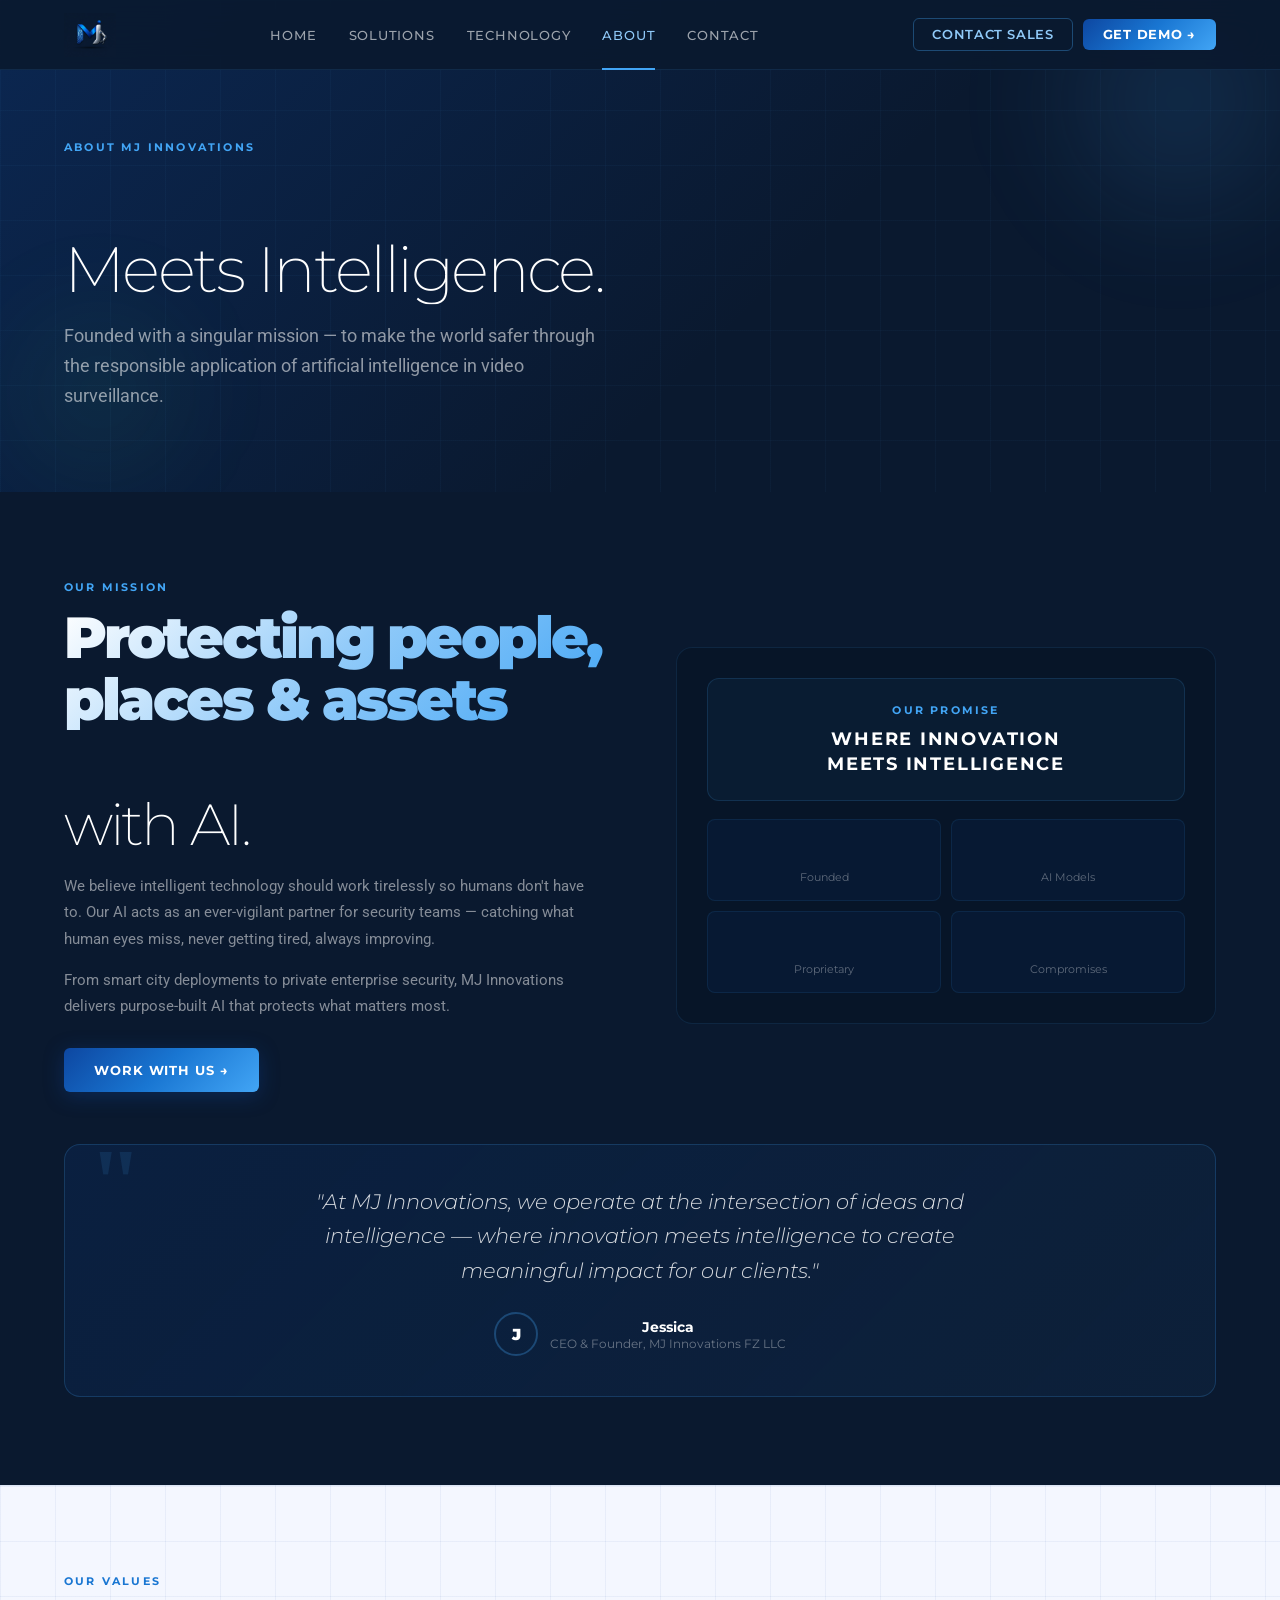
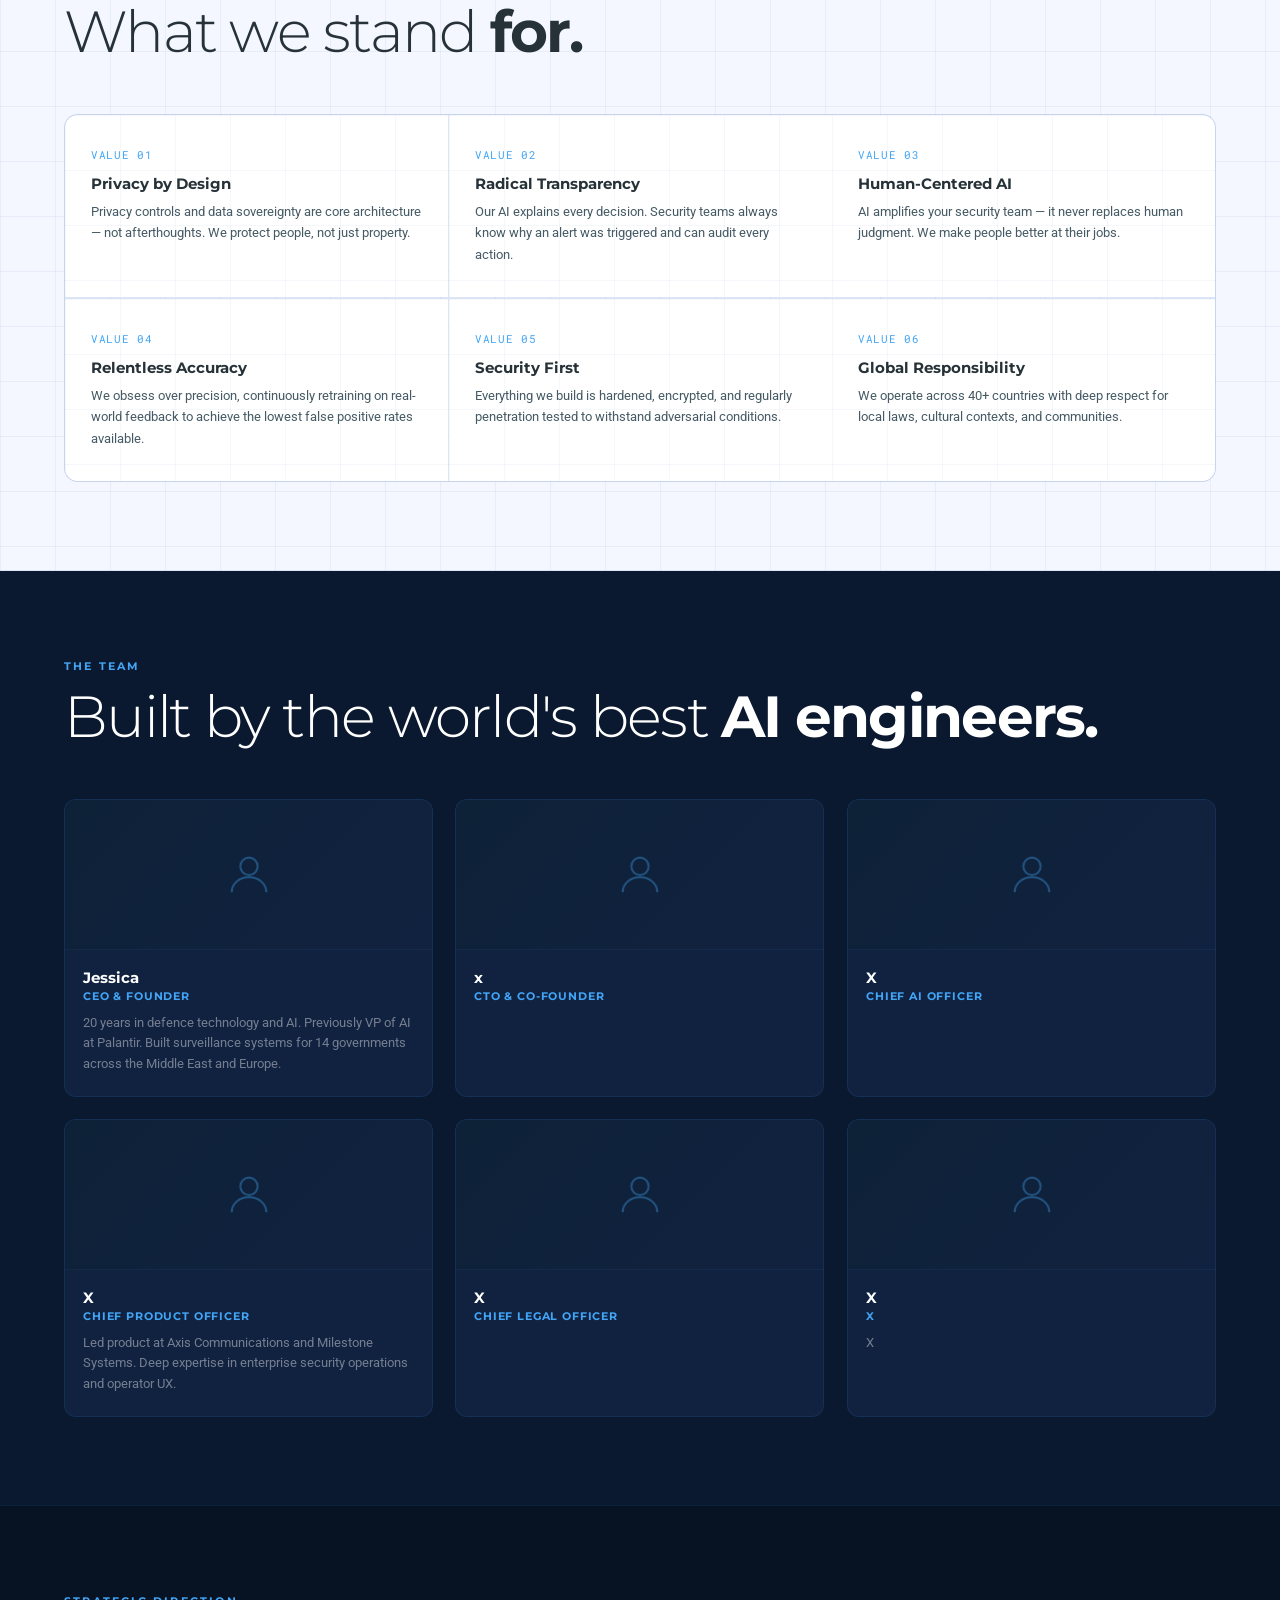
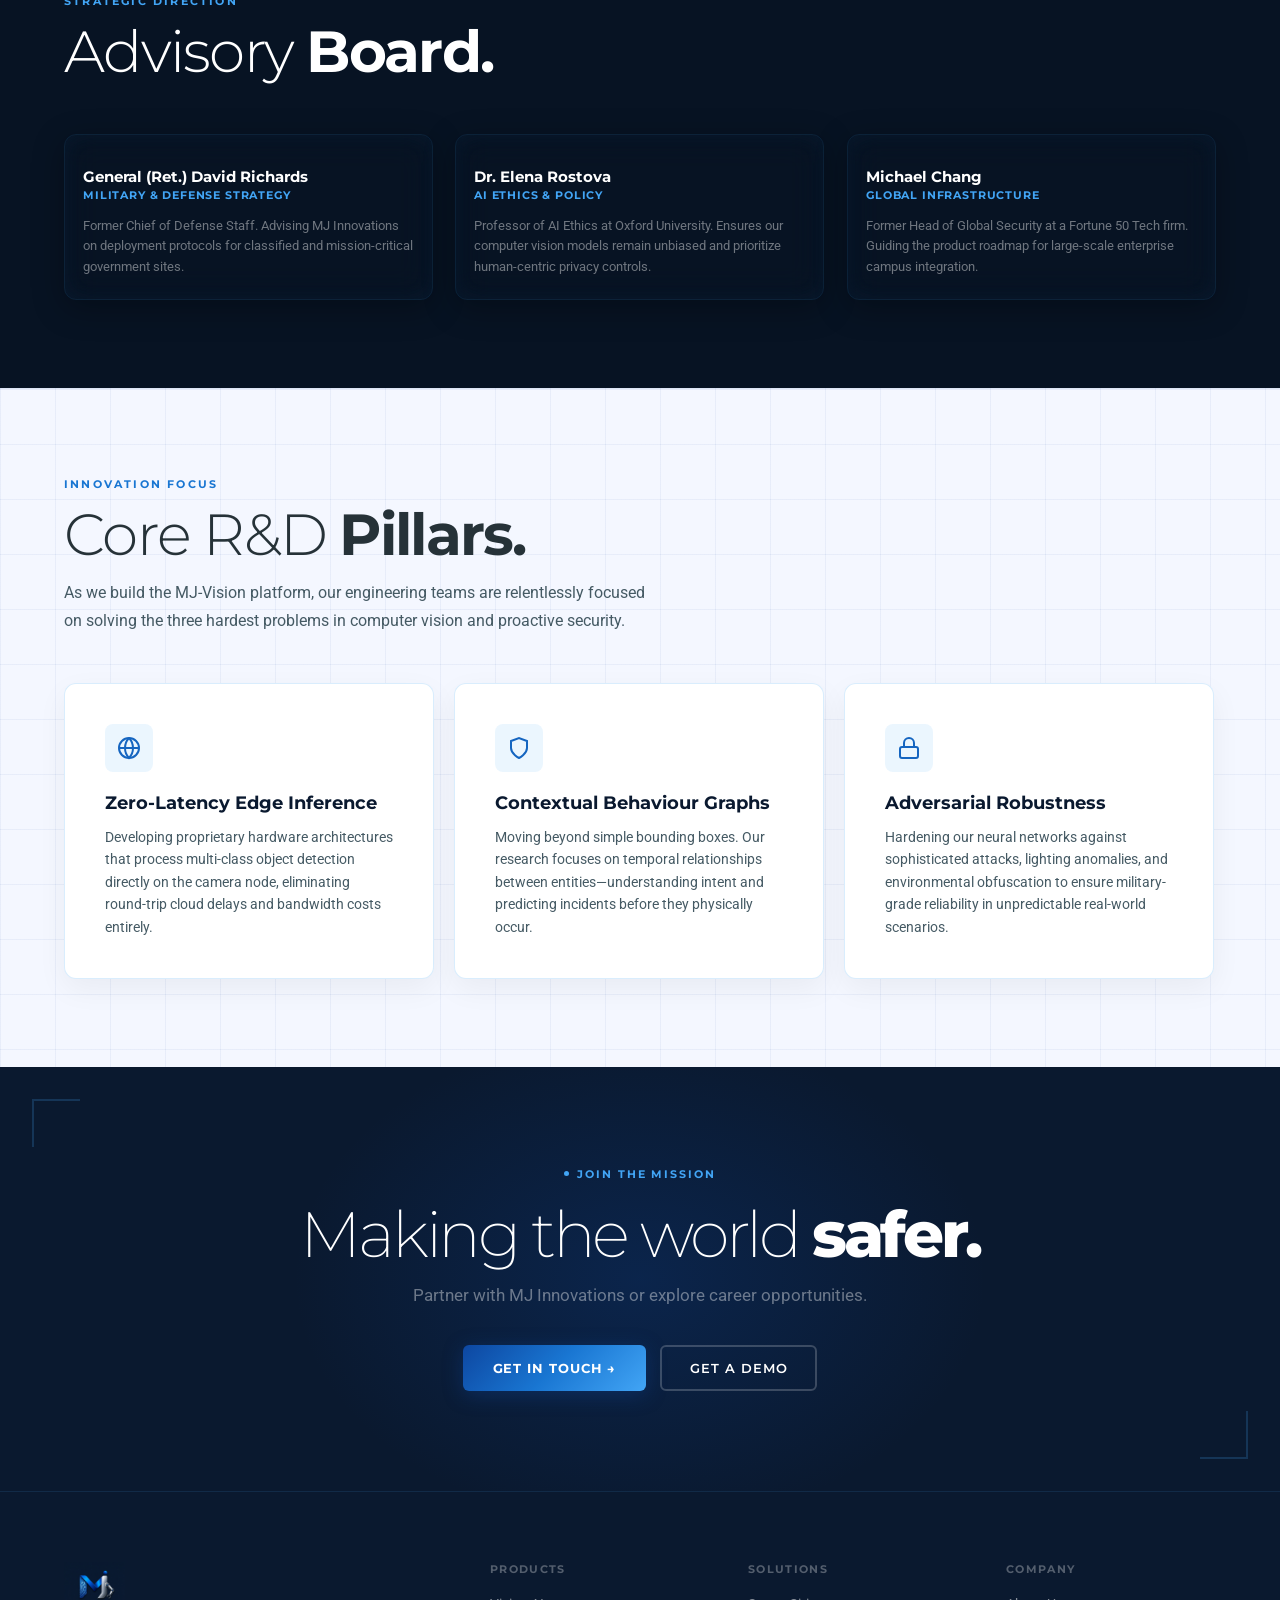
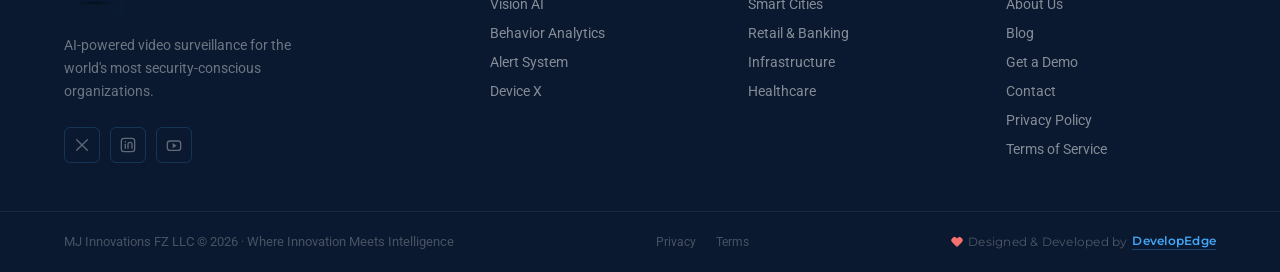
<file: about.html>
<!DOCTYPE html>
<html lang="en">
<head>
<meta charset="UTF-8"><meta name="viewport" content="width=device-width,initial-scale=1.0">
<title>About — MJ Innovations FZ LLC</title>
<meta name="description" content="About MJ Innovations FZ LLC — Where Innovation Meets Intelligence. AI-powered video surveillance pioneers.">
<link rel="icon" type="image/svg+xml" href="assets/favicon.svg">
<link rel="stylesheet" href="css/shared.css">
<style>
/* mission */
.mission-split{display:grid;grid-template-columns:1fr 1fr;gap:72px;align-items:center}
.mission-left h2{font-family:var(--font-head);font-size:clamp(2rem,4.5vw,3.6rem);font-weight:200;letter-spacing:-.05em;color:#fff;line-height:1.08;margin-bottom:18px}
.mission-left h2 strong{font-weight:900;display:block;background:linear-gradient(135deg,#fff,#90CAF9,#42A5F5);-webkit-background-clip:text;-webkit-text-fill-color:transparent;background-clip:text}
.mission-left p{font-size:15px;color:rgba(255,255,255,.5);line-height:1.78;margin-bottom:14px}
.mission-card{background:#071528;border:1px solid rgba(66,165,245,.12);border-radius:16px;padding:30px}
.tagline-block{text-align:center;padding:24px;border:1px solid rgba(66,165,245,.15);border-radius:12px;background:rgba(66,165,245,.05);margin-bottom:18px}
.tl-small{font-family:var(--font-head);font-size:11px;font-weight:700;letter-spacing:.2em;text-transform:uppercase;color:var(--blue-light);margin-bottom:10px}
.tl-big{font-family:var(--font-head);font-size:1.1rem;font-weight:700;color:#fff;letter-spacing:.1em;line-height:1.4}
.mn-grid{display:grid;grid-template-columns:1fr 1fr;gap:10px}
.mn-box{padding:16px;border:1px solid rgba(66,165,245,.1);border-radius:8px;background:rgba(13,71,161,.1);text-align:center}
.mn-num{font-family:var(--font-head);font-size:1.6rem;font-weight:900;letter-spacing:-.04em;background:var(--gradient);-webkit-background-clip:text;-webkit-text-fill-color:transparent;background-clip:text}
.mn-lbl{font-size:11px;color:rgba(255,255,255,.35);margin-top:3px;font-family:var(--font-head)}
/* values */
.vals-grid{display:grid;grid-template-columns:repeat(3,1fr);gap:1px;background:var(--border-light);border:1px solid var(--border-light);border-radius:14px;overflow:hidden;margin-top:52px}
.vc{background:#fff;padding:32px 26px;background-image:linear-gradient(rgba(13,71,161,.045) 1px,transparent 1px),linear-gradient(90deg,rgba(13,71,161,.045) 1px,transparent 1px);background-size:55px 55px;transition:background-color .2s}
.vc:hover{background-color:var(--blue-tint)}
.vc-num{font-family:var(--font-mono);font-size:11px;color:var(--blue-light);margin-bottom:12px;letter-spacing:.06em}
.vc h3{font-family:var(--font-head);font-size:15px;font-weight:700;margin-bottom:8px}
.vc p{font-size:13px;color:var(--text-mid);line-height:1.65}
/* team */
.team-grid{display:grid;grid-template-columns:repeat(3,1fr);gap:22px;margin-top:52px}
.tc{background:var(--navy3);border:1px solid rgba(66,165,245,.1);border-radius:12px;overflow:hidden;transition:transform .22s,border-color .22s}
.tc:hover{transform:translateY(-3px);border-color:rgba(66,165,245,.28)}
.tc-avatar{height:150px;display:flex;align-items:center;justify-content:center;background:linear-gradient(135deg,#0d2137,#112240);border-bottom:1px solid rgba(66,165,245,.08)}
.tc-avatar svg{width:52px;height:52px;stroke:rgba(66,165,245,.35);fill:none;stroke-width:1}
.tc-body{padding:18px 18px 22px}
.tc-name{font-family:var(--font-head);font-size:15px;font-weight:700;color:#fff;margin-bottom:3px}
.tc-role{font-family:var(--font-head);font-size:10.5px;font-weight:700;letter-spacing:.08em;text-transform:uppercase;color:var(--blue-light);margin-bottom:10px}
.tc-bio{font-size:12.5px;color:rgba(255,255,255,.42);line-height:1.62}
/* timeline */
.tl-cols{display:grid;grid-template-columns:1fr 1fr;gap:52px;margin-top:52px}
.tl{display:flex;flex-direction:column;gap:0}
.tl-item{display:flex;gap:22px;align-items:flex-start;padding-bottom:30px;position:relative}
.tl-item:not(:last-child)::before{content:'';position:absolute;left:20px;top:42px;bottom:0;width:2px;background:linear-gradient(180deg,rgba(66,165,245,.3),rgba(66,165,245,.05))}
.tl-dot{width:42px;height:42px;border-radius:50%;background:rgba(13,71,161,.3);border:2px solid rgba(66,165,245,.3);display:flex;align-items:center;justify-content:center;flex-shrink:0}
.tl-dot svg{width:18px;height:18px;stroke:var(--blue-light);fill:none;stroke-width:1.5}
.tl-yr{font-family:var(--font-mono);font-size:10.5px;color:var(--blue-light);margin-bottom:5px;letter-spacing:.05em}
.tl-content h4{font-family:var(--font-head);font-size:15px;font-weight:700;color:#fff;margin-bottom:5px}
.tl-content p{font-size:13px;color:rgba(255,255,255,.42);line-height:1.65}
/* ceo quote */
.about-quote{background:linear-gradient(135deg,rgba(13,71,161,.15),rgba(66,165,245,.05));border:1px solid rgba(66,165,245,.2);border-radius:16px;padding:40px;text-align:center;margin-top:52px;position:relative;overflow:hidden}
.about-quote::before{content:'"';position:absolute;top:-10px;left:24px;font-size:6rem;line-height:1;color:rgba(66,165,245,.12);font-family:Georgia,serif;font-weight:900}
.about-quote blockquote{font-family:var(--font-head);font-size:clamp(1.05rem,2vw,1.3rem);font-weight:300;color:rgba(255,255,255,.82);line-height:1.65;font-style:italic;max-width:720px;margin:0 auto 24px;position:relative}
.about-quote cite{display:flex;align-items:center;justify-content:center;gap:12px;font-style:normal}
.qa-av{width:44px;height:44px;border-radius:50%;background:var(--gradient);display:flex;align-items:center;justify-content:center;font-family:var(--font-head);font-size:16px;font-weight:900;color:#fff;flex-shrink:0;border:2px solid rgba(66,165,245,.3)}
.qa-name{font-family:var(--font-head);font-size:14px;font-weight:700;color:#fff}
.qa-title{font-size:12px;color:rgba(255,255,255,.38);font-family:var(--font-head)}
@media(max-width:1000px){.mission-split{grid-template-columns:1fr;gap:40px}.vals-grid{grid-template-columns:1fr 1fr}.team-grid{grid-template-columns:1fr 1fr}.tl-cols{grid-template-columns:1fr;gap:0}}
@media(max-width:640px){.vals-grid{grid-template-columns:1fr}.team-grid{grid-template-columns:1fr}.mn-grid{grid-template-columns:1fr 1fr}}
</style>
</head>
<body>
<nav id="main-nav">
  <a href="index.html" class="nav-logo-wrap"><img src="assets/Logo_Final.png" alt="MJ Innovations FZ LLC"></a>
  <ul class="nav-links">
    <li><a href="index.html">Home</a></li><li><a href="solutions.html">Solutions</a></li>
    <li><a href="technology.html">Technology</a></li><li><a href="about.html" class="active">About</a></li>
    <li><a href="contact.html">Contact</a></li>
  </ul>
  <div class="nav-cta-group">
    <button class="btn-nav-outline" onclick="location.href='contact.html'">Contact Sales</button>
    <button class="btn-nav-fill" onclick="location.href='get-demo.html'">Get Demo →</button>
  </div>
  <button class="nav-hamburger" id="hamburger"><span></span><span></span><span></span></button>
</nav>
<div class="nav-drawer" id="drawer">
  <a href="index.html">Home</a><a href="solutions.html">Solutions</a><a href="technology.html">Technology</a><a href="about.html">About</a><a href="blog.html">Blog</a><a href="contact.html">Contact</a>
  <div class="drawer-cta"><button class="btn-primary" style="width:100%;justify-content:center" onclick="location.href='get-demo.html'">Get a Demo →</button></div>
</div>

<!-- PAGE HERO -->
<div class="page-hero">
  <div class="hero-glow-orb"></div>
  <div class="hero-glow-orb-2"></div>
  <div class="page-hero-inner fade-up">
    <div class="eyebrow eyebrow-light">About MJ Innovations</div>
    <h1 class="reveal-text"><span><strong>Where Innovation</strong><br>Meets Intelligence.</span></h1>
    <p>Founded with a singular mission — to make the world safer through the responsible application of artificial intelligence in video surveillance.</p>
  </div>
</div>

<!-- MISSION -->
<div style="background:var(--navy);padding:88px 5%">
<div class="container">
  <div class="mission-split">
    <div class="mission-left fade-up">
      <div class="eyebrow eyebrow-light">Our Mission</div>
      <h2><strong>Protecting people,<br>places &amp; assets</strong><br>with AI.</h2>
      <p>We believe intelligent technology should work tirelessly so humans don't have to. Our AI acts as an ever-vigilant partner for security teams — catching what human eyes miss, never getting tired, always improving.</p>
      <p>From smart city deployments to private enterprise security, MJ Innovations delivers purpose-built AI that protects what matters most.</p>
      <div style="margin-top:28px">
        <button class="btn-primary" onclick="location.href='contact.html'">Work With Us →</button>
      </div>
    </div>
    <div class="scale-in tilt-card" style="transition-delay:.15s">
      <div class="mission-card">
        <div class="tagline-block">
          <div class="tl-small">Our Promise</div>
          <div class="tl-big">WHERE INNOVATION<br>MEETS INTELLIGENCE</div>
        </div>
        <div class="mn-grid">
          <div class="mn-box"><div class="mn-num" data-count="2024">2024</div><div class="mn-lbl">Founded</div></div>
          <div class="mn-box"><div class="mn-num" data-count="14" data-suffix="+">14+</div><div class="mn-lbl">AI Models</div></div>
          <div class="mn-box"><div class="mn-num" data-count="100" data-suffix="%">100%</div><div class="mn-lbl">Proprietary</div></div>
          <div class="mn-box"><div class="mn-num" data-count="0">0</div><div class="mn-lbl">Compromises</div></div>
        </div>
      </div>
    </div>
  </div>

  <!-- CEO Quote -->
  <div class="about-quote fade-up">
    <blockquote>"At MJ Innovations, we operate at the intersection of ideas and intelligence — where innovation meets intelligence to create meaningful impact for our clients."</blockquote>
    <cite>
      <div class="qa-av">J</div>
      <div>
        <div class="qa-name">Jessica</div>
        <div class="qa-title">CEO &amp; Founder, MJ Innovations FZ LLC</div>
      </div>
    </cite>
  </div>
</div>
</div>

<!-- VALUES -->
<div style="background:#F4F7FF;background-image:linear-gradient(rgba(13,71,161,.055) 1px,transparent 1px),linear-gradient(90deg,rgba(13,71,161,.055) 1px,transparent 1px);background-size:55px 55px;border-top:1px solid var(--border-light);border-bottom:1px solid var(--border-light);padding:88px 5%">
<div class="container">
  <div class="fade-up">
    <div class="eyebrow">Our Values</div>
    <h2 class="section-title">What we stand <strong>for.</strong></h2>
  </div>
  <div class="vals-grid stagger">
    <div class="vc tilt-card"><div class="vc-num">VALUE 01</div><h3>Privacy by Design</h3><p>Privacy controls and data sovereignty are core architecture — not afterthoughts. We protect people, not just property.</p></div>
    <div class="vc tilt-card"><div class="vc-num">VALUE 02</div><h3>Radical Transparency</h3><p>Our AI explains every decision. Security teams always know why an alert was triggered and can audit every action.</p></div>
    <div class="vc tilt-card"><div class="vc-num">VALUE 03</div><h3>Human-Centered AI</h3><p>AI amplifies your security team — it never replaces human judgment. We make people better at their jobs.</p></div>
    <div class="vc tilt-card"><div class="vc-num">VALUE 04</div><h3>Relentless Accuracy</h3><p>We obsess over precision, continuously retraining on real-world feedback to achieve the lowest false positive rates available.</p></div>
    <div class="vc tilt-card"><div class="vc-num">VALUE 05</div><h3>Security First</h3><p>Everything we build is hardened, encrypted, and regularly penetration tested to withstand adversarial conditions.</p></div>
    <div class="vc tilt-card"><div class="vc-num">VALUE 06</div><h3>Global Responsibility</h3><p>We operate across 40+ countries with deep respect for local laws, cultural contexts, and communities.</p></div>
  </div>
</div>
</div>

<!-- TEAM -->
<div style="background:var(--navy);padding:88px 5%">
<div class="container">
  <div class="fade-up">
    <div class="eyebrow eyebrow-light">The Team</div>
    <h2 class="section-title" style="color:#fff">Built by the world's best <strong>AI engineers.</strong></h2>
  </div>
  <div class="team-grid stagger">
    <div class="tc tilt-card">
      <div class="tc-avatar"><svg viewBox="0 0 24 24"><circle cx="12" cy="8" r="4"/><path d="M4 20c0-4 3.6-7 8-7s8 3 8 7"/></svg></div>
      <div class="tc-body"><div class="tc-name">Jessica</div><div class="tc-role">CEO &amp; Founder</div><div class="tc-bio">20 years in defence technology and AI. Previously VP of AI at Palantir. Built surveillance systems for 14 governments across the Middle East and Europe.</div></div>
    </div>
    <div class="tc tilt-card">
      <div class="tc-avatar"><svg viewBox="0 0 24 24"><circle cx="12" cy="8" r="4"/><path d="M4 20c0-4 3.6-7 8-7s8 3 8 7"/></svg></div>
      <div class="tc-body"><div class="tc-name">x</div><div class="tc-role">CTO &amp; Co-Founder</div><div class="tc-bio"></div></div>
    </div>
    <div class="tc tilt-card">
      <div class="tc-avatar"><svg viewBox="0 0 24 24"><circle cx="12" cy="8" r="4"/><path d="M4 20c0-4 3.6-7 8-7s8 3 8 7"/></svg></div>
      <div class="tc-body"><div class="tc-name">X</div><div class="tc-role">Chief AI Officer</div><div class="tc-bio"></div></div>
    </div>
    <div class="tc tilt-card">
      <div class="tc-avatar"><svg viewBox="0 0 24 24"><circle cx="12" cy="8" r="4"/><path d="M4 20c0-4 3.6-7 8-7s8 3 8 7"/></svg></div>
      <div class="tc-body"><div class="tc-name">X</div><div class="tc-role">Chief Product Officer</div><div class="tc-bio">Led product at Axis Communications and Milestone Systems. Deep expertise in enterprise security operations and operator UX.</div></div>
    </div>
    <div class="tc tilt-card">
      <div class="tc-avatar"><svg viewBox="0 0 24 24"><circle cx="12" cy="8" r="4"/><path d="M4 20c0-4 3.6-7 8-7s8 3 8 7"/></svg></div>
      <div class="tc-body"><div class="tc-name">X</div><div class="tc-role">Chief Legal Officer</div><div class="tc-bio"></div></div>
    </div>
    <div class="tc tilt-card">
      <div class="tc-avatar"><svg viewBox="0 0 24 24"><circle cx="12" cy="8" r="4"/><path d="M4 20c0-4 3.6-7 8-7s8 3 8 7"/></svg></div>
      <div class="tc-body"><div class="tc-name">X</div><div class="tc-role">X</div><div class="tc-bio">X</div></div>
    </div>
  </div>
</div>
</div>
</div>

<!-- ADVISORY BOARD -->
<div style="background:var(--navy4);padding:88px 5%;border-top:1px solid rgba(66,165,245,.1)">
<div class="container">
  <div class="fade-up">
    <div class="eyebrow eyebrow-light">Strategic Direction</div>
    <h2 class="section-title" style="color:#fff">Advisory <strong>Board.</strong></h2>
  </div>
  <div class="team-grid stagger">
    <div class="tc tilt-card glass-panel" style="background:transparent;">
      <div class="tc-body" style="padding-top:32px;">
        <div class="tc-name">General (Ret.) David Richards</div>
        <div class="tc-role">Military &amp; Defense Strategy</div>
        <div class="tc-bio" style="margin-top:14px">Former Chief of Defense Staff. Advising MJ Innovations on deployment protocols for classified and mission-critical government sites.</div>
      </div>
    </div>
    <div class="tc tilt-card glass-panel" style="background:transparent;">
      <div class="tc-body" style="padding-top:32px;">
        <div class="tc-name">Dr. Elena Rostova</div>
        <div class="tc-role">AI Ethics &amp; Policy</div>
        <div class="tc-bio" style="margin-top:14px">Professor of AI Ethics at Oxford University. Ensures our computer vision models remain unbiased and prioritize human-centric privacy controls.</div>
      </div>
    </div>
    <div class="tc tilt-card glass-panel" style="background:transparent;">
      <div class="tc-body" style="padding-top:32px;">
        <div class="tc-name">Michael Chang</div>
        <div class="tc-role">Global Infrastructure</div>
        <div class="tc-bio" style="margin-top:14px">Former Head of Global Security at a Fortune 50 Tech firm. Guiding the product roadmap for large-scale enterprise campus integration.</div>
      </div>
    </div>
  </div>
</div>
</div>

<!-- R&D PILLARS -->
<div style="background:#F4F7FF;background-image:linear-gradient(rgba(13,71,161,.055) 1px,transparent 1px),linear-gradient(90deg,rgba(13,71,161,.055) 1px,transparent 1px);background-size:55px 55px;border-top:1px solid var(--border-light);padding:88px 5%">
<div class="container">
  <div class="fade-up">
    <div class="eyebrow">Innovation Focus</div>
    <h2 class="section-title">Core R&amp;D <strong>Pillars.</strong></h2>
    <p style="color:var(--text-mid);line-height:1.75;max-width:600px;margin-top:14px">As we build the MJ-Vision platform, our engineering teams are relentlessly focused on solving the three hardest problems in computer vision and proactive security.</p>
  </div>
  <div class="stagger" style="display:flex;gap:20px;margin-top:48px;flex-wrap:wrap">
    
    <div class="tilt-card glass-panel" style="background:#fff;padding:40px;border-radius:12px;width:calc(33.333% - 14px);min-width:280px;box-shadow:0 10px 30px rgba(0,0,0,0.05);border-color:rgba(66,165,245,0.2)">
      <div style="width:48px;height:48px;background:rgba(66,165,245,0.1);border-radius:8px;display:flex;align-items:center;justify-content:center;margin-bottom:20px">
        <svg viewBox="0 0 24 24" width="24" height="24" stroke="var(--blue-mid)" fill="none" stroke-width="2"><circle cx="12" cy="12" r="10"/><path d="M12 2a14.5 14.5 0 0 0 0 20 14.5 14.5 0 0 0 0-20"/><path d="M2 12h20"/></svg>
      </div>
      <h3 style="font-family:var(--font-head);font-size:18px;font-weight:700;color:var(--navy);margin-bottom:12px">Zero-Latency Edge Inference</h3>
      <p style="font-size:14px;color:var(--text-mid);line-height:1.6">Developing proprietary hardware architectures that process multi-class object detection directly on the camera node, eliminating round-trip cloud delays and bandwidth costs entirely.</p>
    </div>

    <div class="tilt-card glass-panel" style="background:#fff;padding:40px;border-radius:12px;width:calc(33.333% - 14px);min-width:280px;box-shadow:0 10px 30px rgba(0,0,0,0.05);border-color:rgba(66,165,245,0.2)">
      <div style="width:48px;height:48px;background:rgba(66,165,245,0.1);border-radius:8px;display:flex;align-items:center;justify-content:center;margin-bottom:20px">
        <svg viewBox="0 0 24 24" width="24" height="24" stroke="var(--blue-mid)" fill="none" stroke-width="2"><path d="M12 22s8-4 8-10V5l-8-3-8 3v7c0 6 8 10 8 10z"/></svg>
      </div>
      <h3 style="font-family:var(--font-head);font-size:18px;font-weight:700;color:var(--navy);margin-bottom:12px">Contextual Behaviour Graphs</h3>
      <p style="font-size:14px;color:var(--text-mid);line-height:1.6">Moving beyond simple bounding boxes. Our research focuses on temporal relationships between entities—understanding intent and predicting incidents before they physically occur.</p>
    </div>

    <div class="tilt-card glass-panel" style="background:#fff;padding:40px;border-radius:12px;width:calc(33.333% - 14px);min-width:280px;box-shadow:0 10px 30px rgba(0,0,0,0.05);border-color:rgba(66,165,245,0.2)">
      <div style="width:48px;height:48px;background:rgba(66,165,245,0.1);border-radius:8px;display:flex;align-items:center;justify-content:center;margin-bottom:20px">
        <svg viewBox="0 0 24 24" width="24" height="24" stroke="var(--blue-mid)" fill="none" stroke-width="2"><rect x="3" y="11" width="18" height="11" rx="2" ry="2"/><path d="M7 11V7a5 5 0 0 1 10 0v4"/></svg>
      </div>
      <h3 style="font-family:var(--font-head);font-size:18px;font-weight:700;color:var(--navy);margin-bottom:12px">Adversarial Robustness</h3>
      <p style="font-size:14px;color:var(--text-mid);line-height:1.6">Hardening our neural networks against sophisticated attacks, lighting anomalies, and environmental obfuscation to ensure military-grade reliability in unpredictable real-world scenarios.</p>
    </div>

  </div>
</div>
</div>

<!-- CTA -->
<div class="cta-strip">
  <div class="cta-glow"></div><div class="cta-border-tl"></div><div class="cta-border-br"></div>
  <div class="cta-strip-inner">
    <div class="cta-eyebrow"><span class="cta-eyebrow-dot"></span>Join the Mission</div>
    <h2>Making the world <strong>safer.</strong></h2>
    <p>Partner with MJ Innovations or explore career opportunities.</p>
    <div class="cta-btns">
      <button class="btn-primary" onclick="location.href='contact.html'">Get in Touch →</button>
      <button class="btn-secondary-light" onclick="location.href='get-demo.html'">Get a Demo</button>
    </div>
  </div>
</div>

<footer>
  <div class="footer-main">
    <div class="footer-brand"><img src="assets/Logo_Final.png" alt="MJ Innovations FZ LLC"><p>AI-powered video surveillance for the world's most security-conscious organizations.</p>      <div class="footer-socials">
        <a class="fsoc" href="#" aria-label="X / Twitter">
          <svg viewBox="0 0 24 24" width="16" height="16" fill="none" stroke="currentColor" stroke-width="2" stroke-linecap="round">
            <path d="M4 4l16 16M4 20L20 4"/>
          </svg>
        </a>
        <a class="fsoc" href="#" aria-label="LinkedIn">
          <svg viewBox="0 0 24 24" width="16" height="16" fill="none" stroke="currentColor" stroke-width="2" stroke-linecap="round" stroke-linejoin="round">
            <rect x="2" y="2" width="20" height="20" rx="4"/>
            <line x1="8" y1="11" x2="8" y2="17"/><line x1="8" y1="7" x2="8" y2="7.5"/>
            <path d="M12 11v6M12 11a3 3 0 016 0v6"/>
          </svg>
        </a>
        <a class="fsoc" href="#" aria-label="YouTube">
          <svg viewBox="0 0 24 24" width="16" height="16" fill="none" stroke="currentColor" stroke-width="2" stroke-linecap="round" stroke-linejoin="round">
            <rect x="2" y="6" width="20" height="14" rx="4"/>
            <polygon points="10,9 16,13 10,17" fill="currentColor" stroke="none"/>
          </svg>
        </a>
      </div></div>
    <div class="footer-col"><h5>Products</h5><ul><li><a href="technology.html">Vision AI</a></li><li><a href="technology.html">Behavior Analytics</a></li><li><a href="technology.html">Alert System</a></li><li><a href="technology.html">Device X</a></li></ul></div>
    <div class="footer-col"><h5>Solutions</h5><ul><li><a href="solutions.html">Smart Cities</a></li><li><a href="solutions.html">Retail &amp; Banking</a></li><li><a href="solutions.html">Infrastructure</a></li><li><a href="solutions.html">Healthcare</a></li></ul></div>
    <div class="footer-col"><h5>Company</h5><ul><li><a href="about.html">About Us</a></li><li><a href="blog.html">Blog</a></li><li><a href="get-demo.html">Get a Demo</a></li><li><a href="contact.html">Contact</a></li><li><a href="privacy-policy.html">Privacy Policy</a></li><li><a href="terms-conditions.html">Terms of Service</a></li></ul></div>
  </div>
    <div class="footer-bottom">
    <p>MJ Innovations FZ LLC &copy; 2026 &middot; Where Innovation Meets Intelligence</p>
    <div class="footer-bottom-links">
      <a href="privacy-policy.html">Privacy</a>
      <a href="terms-conditions.html">Terms</a>
    </div>
    <div class="footer-devbadge">
      <span class="dev-heart"><svg viewBox="0 0 24 24" width="12" height="12" stroke="currentColor" fill="currentColor" stroke-width="2" stroke-linecap="round" stroke-linejoin="round" style="vertical-align:middle;margin-top:-2px"><path d="M20.84 4.61a5.5 5.5 0 0 0-7.78 0L12 5.67l-1.06-1.06a5.5 5.5 0 0 0-7.78 7.78l1.06 1.06L12 21.23l7.78-7.78 1.06-1.06a5.5 5.5 0 0 0 0-7.78z"></path></svg></span>
      Designed &amp; Developed by
      <a href="https://developedge.wuaze.com/" target="_blank" rel="noopener noreferrer">DevelopEdge</a>
    </div>
  </div>
</footer>
<script src="js/main.js"></script>
</body></html>
</file>
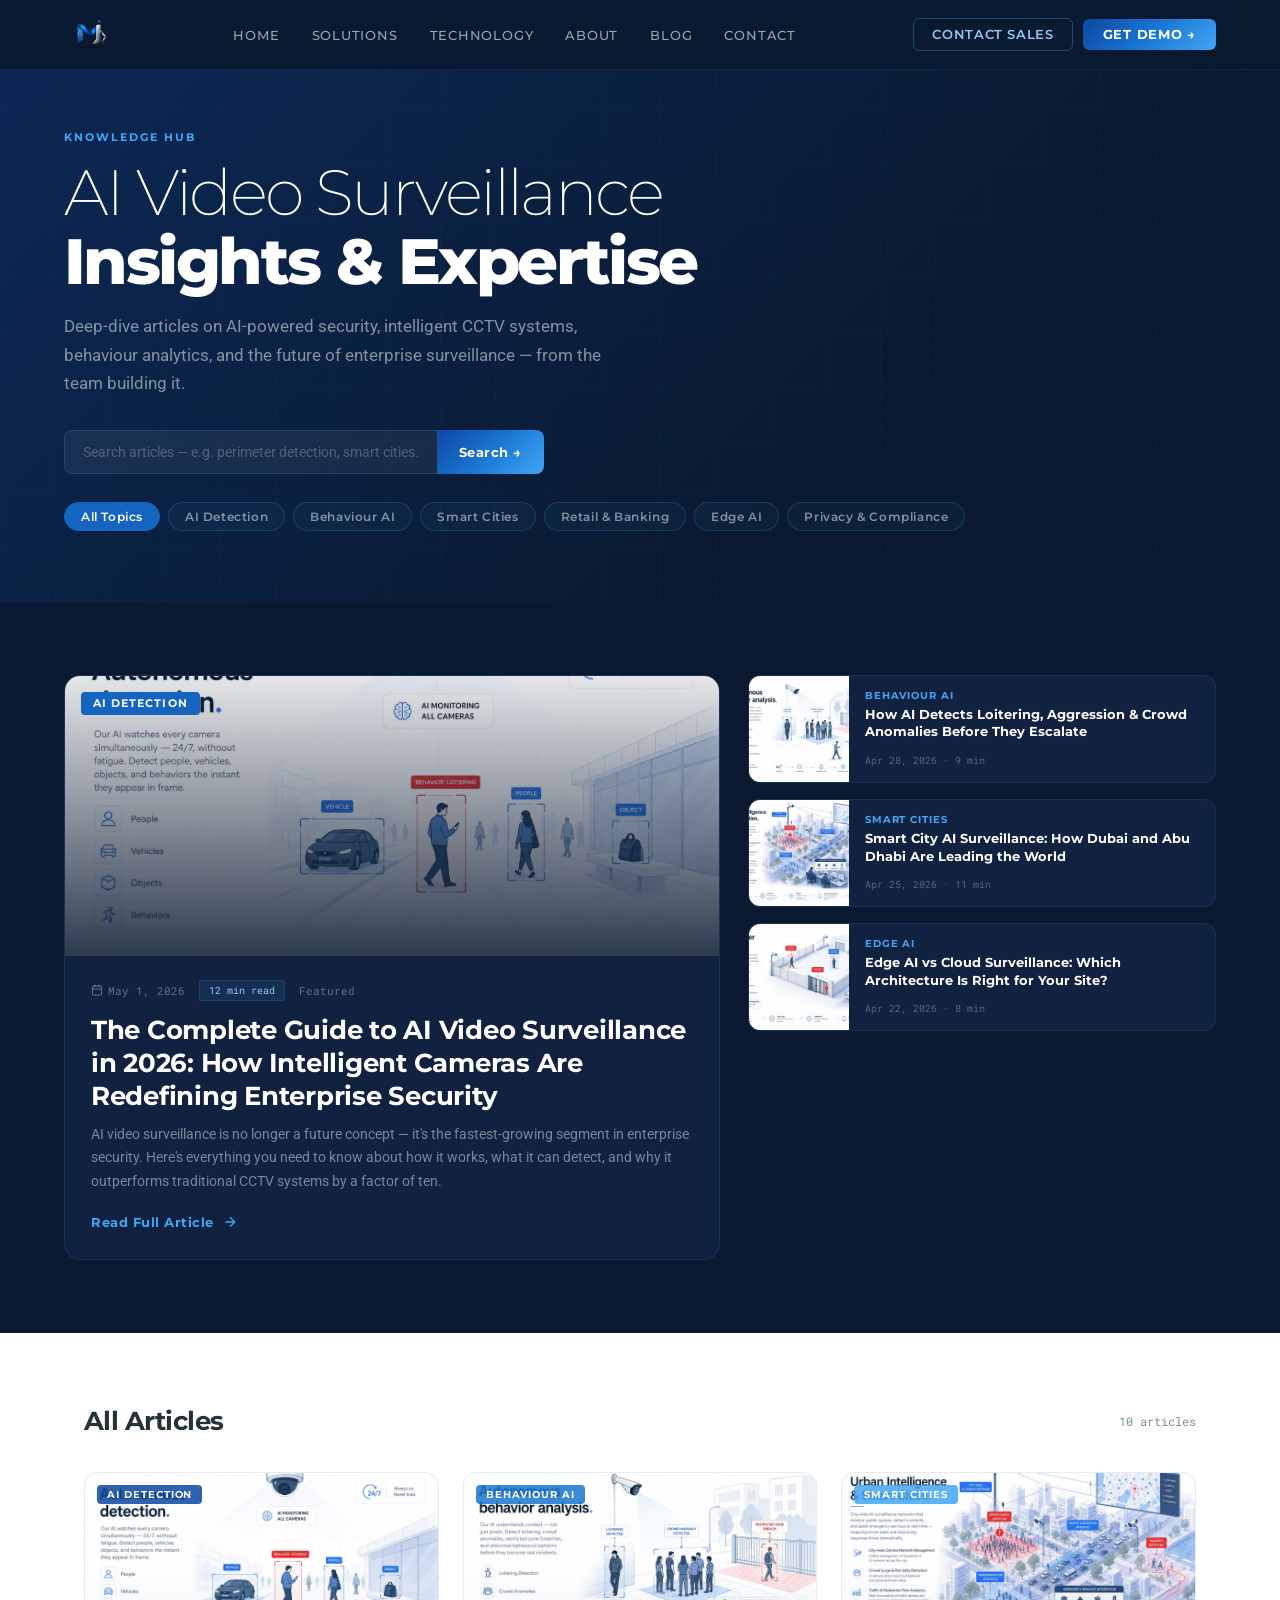
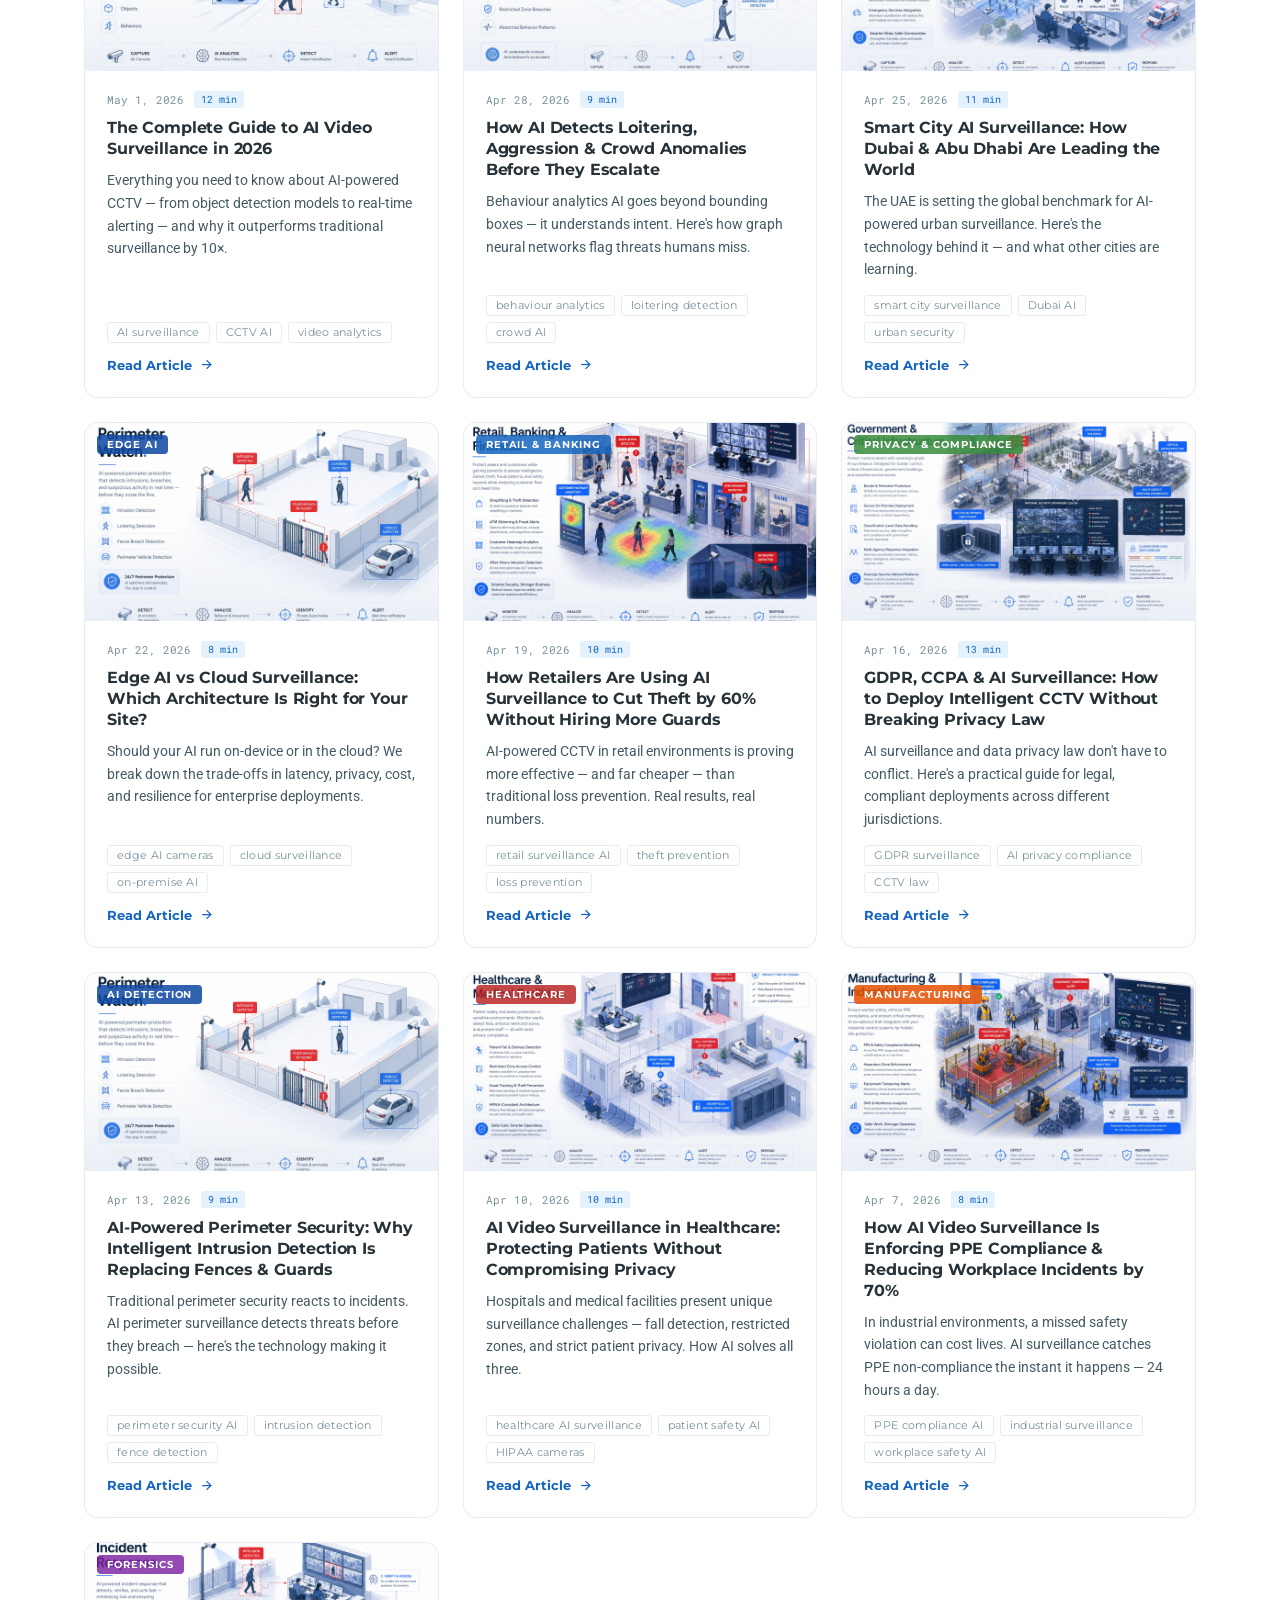
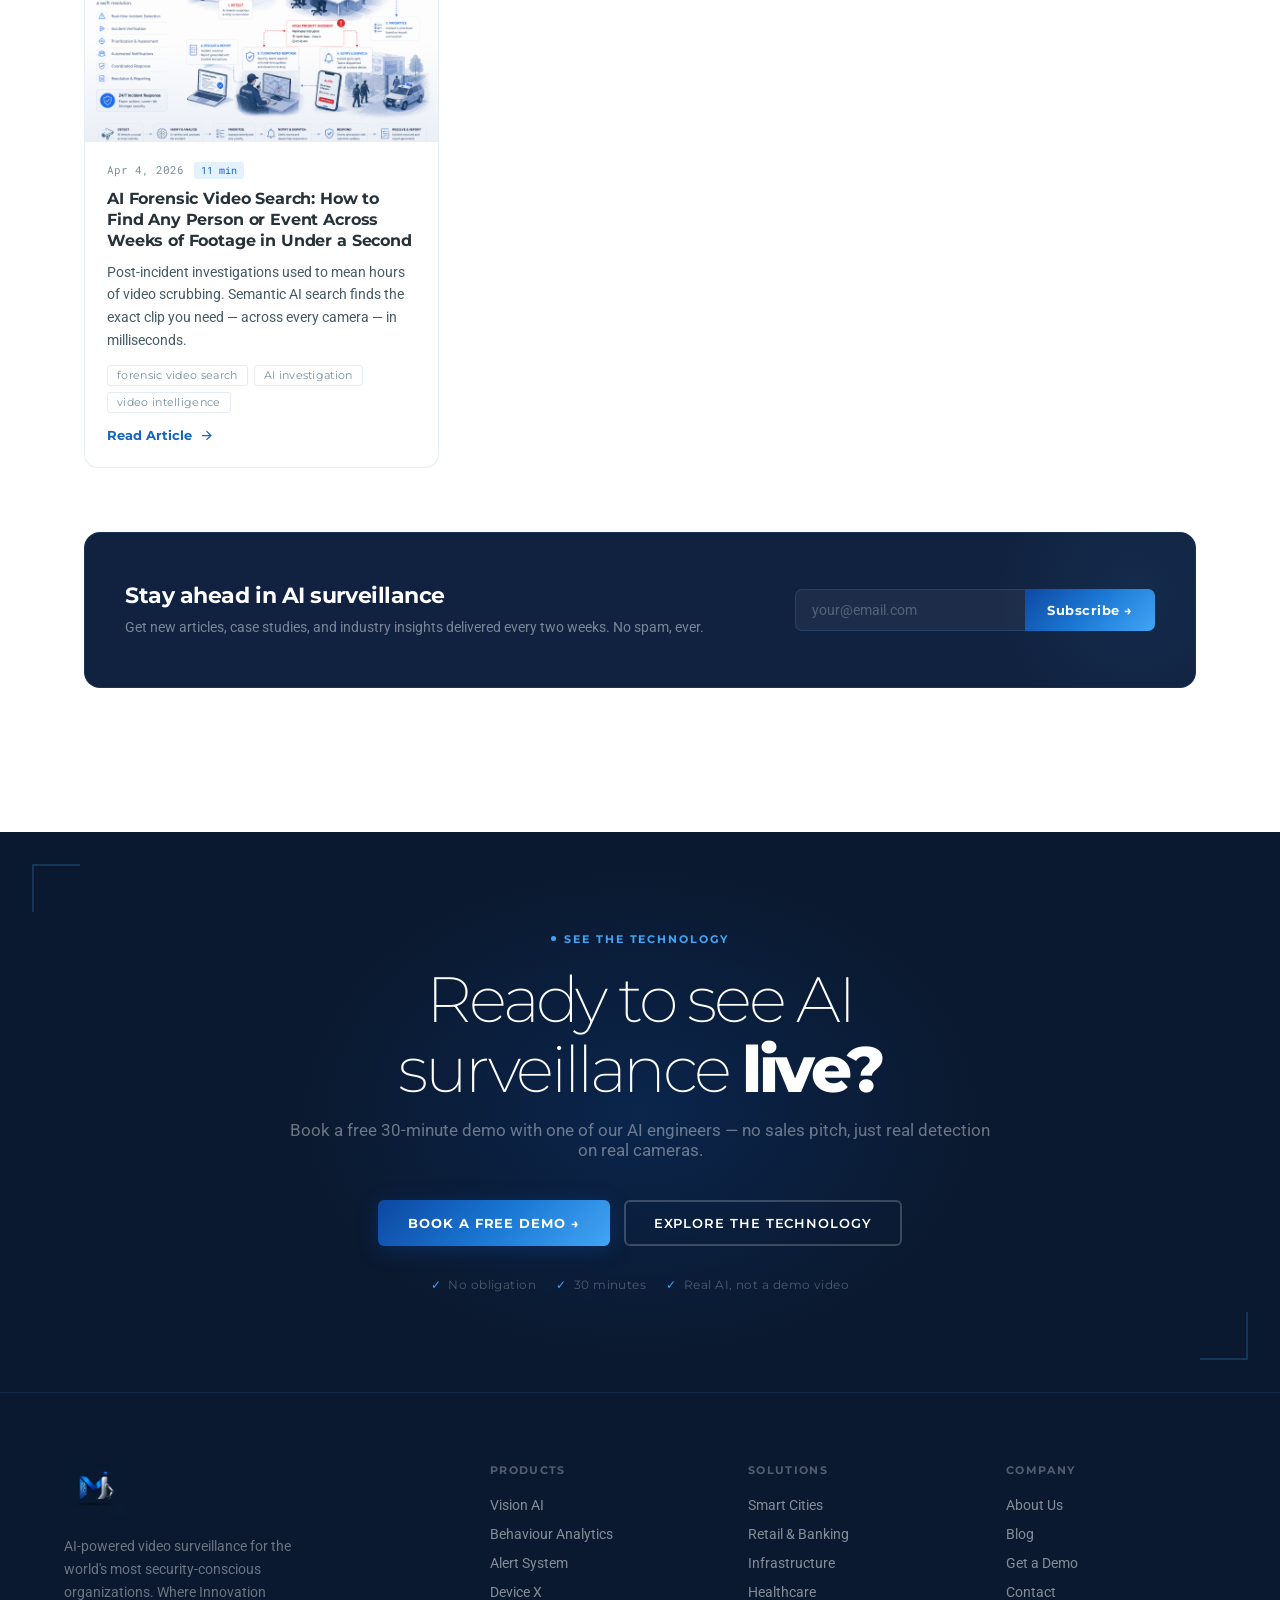
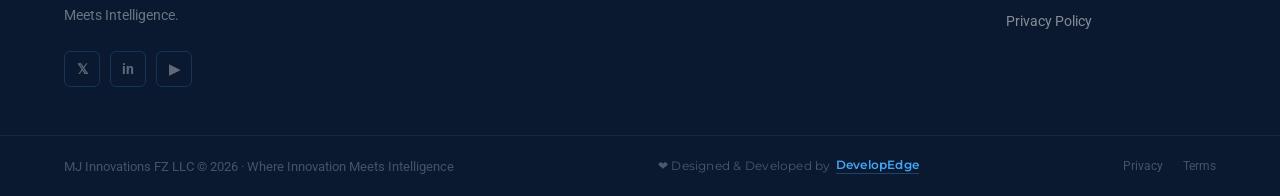
<file: blog.html>
<!DOCTYPE html>
<html lang="en">
<head>
<meta charset="UTF-8">
<meta name="viewport" content="width=device-width,initial-scale=1.0">
<title>AI Video Surveillance Blog — Expert Insights | MJ Innovations FZ LLC</title>
<meta name="description" content="Expert insights on AI video surveillance, smart security systems, behaviour analytics, and enterprise CCTV AI. Stay ahead with MJ Innovations.">
<meta name="keywords" content="AI video surveillance, AI CCTV, smart security cameras, video analytics software, AI security system, behaviour detection AI, surveillance AI UAE, enterprise video surveillance">
<meta property="og:title" content="AI Video Surveillance Blog — MJ Innovations FZ LLC">
<meta property="og:description" content="Expert insights on AI video surveillance, threat detection, and intelligent security systems from the team at MJ Innovations.">
<meta property="og:type" content="website">
<link rel="canonical" href="https://mjinnovations.ai/blog">
<link rel="icon" type="image/svg+xml" href="assets/favicon.svg">
<link rel="stylesheet" href="css/shared.css">
<style>
/* ── GRID ── */
.grid-bg-light{background-color:#F4F7FF;background-image:linear-gradient(rgba(13,71,161,.055) 1px,transparent 1px),linear-gradient(90deg,rgba(13,71,161,.055) 1px,transparent 1px);background-size:55px 55px}

/* ── BLOG HERO ── */
.blog-hero{padding:130px 5% 72px;background:var(--navy);position:relative;overflow:hidden}
.blog-hero::before{content:'';position:absolute;inset:0;background-image:linear-gradient(rgba(66,165,245,.04) 1px,transparent 1px),linear-gradient(90deg,rgba(66,165,245,.04) 1px,transparent 1px);background-size:55px 55px;z-index:0}
.blog-hero::after{content:'';position:absolute;inset:0;background:linear-gradient(135deg,rgba(13,71,161,.35) 0%,transparent 70%);z-index:0}
.blog-hero-inner{position:relative;z-index:1;max-width:1240px;margin:0 auto}
.blog-eyebrow{font-family:var(--font-head);font-size:11px;font-weight:700;letter-spacing:.18em;text-transform:uppercase;color:var(--blue-light);margin-bottom:14px}
.blog-hero h1{font-family:var(--font-head);font-size:clamp(2.4rem,5vw,4rem);font-weight:200;letter-spacing:-.04em;color:#fff;line-height:1.08;margin-bottom:16px}
.blog-hero h1 strong{font-weight:800}
.blog-hero p{font-size:1.05rem;color:rgba(255,255,255,.5);line-height:1.7;max-width:560px;margin-bottom:32px}
.blog-search{display:flex;gap:0;max-width:480px}
.blog-search input{flex:1;padding:13px 18px;background:rgba(255,255,255,.06);border:1px solid rgba(66,165,245,.2);border-right:none;border-radius:8px 0 0 8px;font-family:var(--font-body);font-size:14px;color:#fff;outline:none;transition:border-color .2s}
.blog-search input::placeholder{color:rgba(255,255,255,.25)}
.blog-search input:focus{border-color:rgba(66,165,245,.45)}
.blog-search button{padding:13px 22px;background:var(--accent-grad);border:none;border-radius:0 8px 8px 0;font-family:var(--font-head);font-size:13px;font-weight:700;color:#fff;cursor:pointer;letter-spacing:.04em;white-space:nowrap;transition:opacity .2s}
.blog-search button:hover{opacity:.88}

/* ── CATEGORIES ── */
.cat-strip{display:flex;gap:8px;flex-wrap:wrap;margin-top:28px}
.cat-pill{padding:6px 16px;border:1px solid rgba(66,165,245,.2);border-radius:999px;font-family:var(--font-head);font-size:12px;font-weight:600;letter-spacing:.05em;color:rgba(255,255,255,.5);cursor:pointer;transition:all .2s;background:rgba(66,165,245,.05)}
.cat-pill:hover,.cat-pill.active{background:var(--blue-mid);color:#fff;border-color:var(--blue-mid)}

/* ── FEATURED BLOG ── */
.featured-section{padding:72px 5% 0;background:var(--navy);border-bottom:1px solid rgba(66,165,245,.08)}
.featured-grid{display:grid;grid-template-columns:1.4fr 1fr;gap:28px;max-width:1240px;margin:0 auto;padding-bottom:72px}
.featured-card{position:relative;border-radius:16px;overflow:hidden;border:1px solid rgba(66,165,245,.12);background:var(--navy3);cursor:pointer;transition:border-color .25s,transform .25s}
.featured-card:hover{border-color:rgba(66,165,245,.3);transform:translateY(-3px)}
.featured-img{position:relative;height:280px;overflow:hidden}
.featured-img img{width:100%;height:100%;object-fit:cover;transition:transform .4s ease}
.featured-card:hover .featured-img img{transform:scale(1.03)}
.featured-img-overlay{position:absolute;inset:0;background:linear-gradient(180deg,rgba(10,25,47,.1) 0%,rgba(10,25,47,.85) 100%)}
.featured-category{position:absolute;top:16px;left:16px;padding:5px 12px;border-radius:4px;font-family:var(--font-head);font-size:10.5px;font-weight:700;letter-spacing:.1em;text-transform:uppercase;background:var(--blue-mid);color:#fff}
.featured-body{padding:24px 26px 28px}
.blog-meta{display:flex;align-items:center;gap:14px;margin-bottom:12px;flex-wrap:wrap}
.blog-meta-item{font-family:var(--font-mono);font-size:11px;color:rgba(255,255,255,.35);display:flex;align-items:center;gap:5px}
.blog-meta-item svg{width:12px;height:12px;stroke:currentColor;fill:none;stroke-width:2}
.blog-read-time{padding:3px 9px;background:rgba(66,165,245,.1);border:1px solid rgba(66,165,245,.15);border-radius:3px;font-family:var(--font-mono);font-size:10px;color:var(--blue-pale)}
.featured-body h2{font-family:var(--font-head);font-size:clamp(1.2rem,2.5vw,1.6rem);font-weight:700;color:#fff;margin-bottom:10px;line-height:1.3;letter-spacing:-.01em}
.featured-body p{font-size:14px;color:rgba(255,255,255,.45);line-height:1.7;margin-bottom:18px}
.blog-read-btn{display:inline-flex;align-items:center;gap:8px;font-family:var(--font-head);font-size:13px;font-weight:700;letter-spacing:.04em;color:var(--blue-light);transition:gap .2s}
.blog-read-btn:hover{gap:13px}
.blog-read-btn svg{width:16px;height:16px;stroke:currentColor;fill:none;stroke-width:2;transition:transform .2s}
.blog-read-btn:hover svg{transform:translateX(3px)}

/* Side featured cards */
.side-cards{display:flex;flex-direction:column;gap:16px}
.side-card{border-radius:12px;overflow:hidden;border:1px solid rgba(66,165,245,.1);background:var(--navy3);cursor:pointer;transition:border-color .25s,transform .2s;display:grid;grid-template-columns:100px 1fr}
.side-card:hover{border-color:rgba(66,165,245,.28);transform:translateX(3px)}
.side-card-img{position:relative;overflow:hidden;height:100%;min-height:90px}
.side-card-img img{width:100%;height:100%;object-fit:cover;transition:transform .3s}
.side-card:hover .side-card-img img{transform:scale(1.05)}
.side-card-body{padding:14px 16px}
.side-cat{font-family:var(--font-head);font-size:9.5px;font-weight:700;letter-spacing:.1em;text-transform:uppercase;color:var(--blue-light);margin-bottom:5px}
.side-card-body h3{font-family:var(--font-head);font-size:13px;font-weight:700;color:#fff;line-height:1.35;margin-bottom:8px}
.side-card-body span{font-family:var(--font-mono);font-size:10px;color:rgba(255,255,255,.3)}

/* ── BLOG GRID ── */
.blog-section{padding:72px 5%;max-width:1240px;margin:0 auto}
.blog-section-header{display:flex;align-items:center;justify-content:space-between;margin-bottom:36px;gap:16px;flex-wrap:wrap}
.blog-section-header h2{font-family:var(--font-head);font-size:1.6rem;font-weight:700;letter-spacing:-.02em;color:var(--text-dark)}
.view-all{font-family:var(--font-head);font-size:13px;font-weight:600;color:var(--blue-mid);display:flex;align-items:center;gap:6px;transition:gap .2s}
.view-all:hover{gap:10px}

.blog-grid{display:grid;grid-template-columns:repeat(3,1fr);gap:24px}
.blog-card{border-radius:14px;overflow:hidden;border:1px solid var(--border-light);background:#fff;cursor:pointer;transition:transform .25s,box-shadow .25s;display:flex;flex-direction:column}
.blog-card:hover{transform:translateY(-4px);box-shadow:0 16px 48px rgba(13,71,161,.1)}
.bc-img{position:relative;aspect-ratio:16/9;overflow:hidden;background:#F4F7FF}
.bc-img img{width:100%;height:100%;object-fit:cover;transition:transform .4s ease}
.blog-card:hover .bc-img img{transform:scale(1.04)}
.bc-img-overlay{position:absolute;inset:0;background:linear-gradient(180deg,transparent 50%,rgba(13,71,161,.08) 100%)}
.bc-cat{position:absolute;top:12px;left:12px;padding:4px 10px;border-radius:4px;font-family:var(--font-head);font-size:9.5px;font-weight:700;letter-spacing:.1em;text-transform:uppercase;color:#fff}
.cat-detection{background:rgba(13,71,161,.85)}
.cat-behaviour{background:rgba(25,118,210,.85)}
.cat-retail{background:rgba(21,101,192,.85)}
.cat-smart-city{background:rgba(66,165,245,.85)}
.cat-edge{background:rgba(13,71,161,.85)}
.cat-compliance{background:rgba(56,142,60,.85)}
.cat-forensics{background:rgba(123,31,162,.8)}
.cat-healthcare{background:rgba(183,28,28,.8)}
.cat-industry{background:rgba(230,81,0,.85)}

.bc-body{padding:20px 22px 24px;display:flex;flex-direction:column;flex:1}
.bc-meta{display:flex;align-items:center;gap:10px;margin-bottom:10px;flex-wrap:wrap}
.bc-date{font-family:var(--font-mono);font-size:10.5px;color:var(--text-light)}
.bc-rt{font-family:var(--font-mono);font-size:10px;color:var(--blue-mid);padding:2px 7px;background:var(--blue-tint);border-radius:3px}
.bc-body h3{font-family:var(--font-head);font-size:15.5px;font-weight:700;color:var(--text-dark);margin-bottom:9px;line-height:1.35;letter-spacing:-.01em}
.bc-body p{font-size:13.5px;color:var(--text-mid);line-height:1.68;margin-bottom:14px;flex:1}
.bc-tags{display:flex;flex-wrap:wrap;gap:6px;margin-bottom:14px}
.bc-tag{padding:3px 9px;border:1px solid var(--border-light);border-radius:3px;font-family:var(--font-head);font-size:10.5px;color:var(--text-light);letter-spacing:.03em}
.bc-link{font-family:var(--font-head);font-size:13px;font-weight:700;color:var(--blue-mid);display:flex;align-items:center;gap:7px;transition:gap .2s;margin-top:auto}
.bc-link:hover{gap:11px}
.bc-link svg{width:15px;height:15px;stroke:currentColor;fill:none;stroke-width:2}

/* ── NEWSLETTER ── */
.newsletter-strip{background:var(--navy3);border:1px solid rgba(66,165,245,.12);border-radius:16px;padding:48px 40px;display:flex;align-items:center;justify-content:space-between;gap:32px;margin:0 0 72px;position:relative;overflow:hidden}
.newsletter-strip::before{content:'';position:absolute;right:-80px;top:-80px;width:280px;height:280px;border-radius:50%;background:radial-gradient(circle,rgba(66,165,245,.07) 0%,transparent 70%);pointer-events:none}
.nl-left h3{font-family:var(--font-head);font-size:1.4rem;font-weight:700;color:#fff;margin-bottom:7px;letter-spacing:-.02em}
.nl-left p{font-size:14px;color:rgba(255,255,255,.45);line-height:1.6}
.nl-form{display:flex;gap:0;flex-shrink:0;min-width:360px}
.nl-form input{flex:1;padding:12px 16px;background:rgba(255,255,255,.05);border:1px solid rgba(66,165,245,.18);border-right:none;border-radius:7px 0 0 7px;font-family:var(--font-body);font-size:14px;color:#fff;outline:none;transition:border-color .2s}
.nl-form input::placeholder{color:rgba(255,255,255,.25)}
.nl-form input:focus{border-color:rgba(66,165,245,.45)}
.nl-form button{padding:12px 22px;background:var(--accent-grad);border:none;border-radius:0 7px 7px 0;font-family:var(--font-head);font-size:13px;font-weight:700;color:#fff;cursor:pointer;white-space:nowrap;letter-spacing:.04em;transition:opacity .2s}
.nl-form button:hover{opacity:.88}
.nl-success{display:none;font-family:var(--font-head);font-size:13.5px;color:var(--green);font-weight:600;flex-shrink:0;padding:12px 20px;background:rgba(74,222,128,.08);border:1px solid rgba(74,222,128,.2);border-radius:7px}

@media(max-width:1100px){.featured-grid{grid-template-columns:1fr}.blog-grid{grid-template-columns:1fr 1fr}}
@media(max-width:768px){.blog-grid{grid-template-columns:1fr}.nl-form{min-width:auto;width:100%}.newsletter-strip{flex-direction:column;align-items:flex-start}.side-card{grid-template-columns:80px 1fr}}
@media(max-width:480px){.blog-hero h1{font-size:2.2rem}.blog-search{flex-direction:column}.blog-search input{border-right:1px solid rgba(66,165,245,.2);border-radius:8px}.blog-search button{border-radius:8px}}
</style>
<script type="application/ld+json">
{
  "@context": "https://schema.org",
  "@type": "Blog",
  "name": "MJ Innovations AI Surveillance Blog",
  "description": "Expert insights on AI video surveillance, intelligent CCTV systems, behaviour analytics, and enterprise security technology.",
  "url": "https://mjinnovations.ai/blog",
  "publisher": {
    "@type": "Organization",
    "name": "MJ Innovations FZ LLC",
    "url": "https://mjinnovations.ai",
    "logo": {
      "@type": "ImageObject",
      "url": "https://mjinnovations.ai/assets/Logo_Final.png"
    }
  }
}
</script>
</head>
<body>
<!-- NAV -->
<nav id="main-nav">
  <a href="index.html" class="nav-logo-wrap"><img src="assets/Logo_Final.png" alt="MJ Innovations FZ LLC — AI Video Surveillance"></a>
  <ul class="nav-links">
    <li><a href="index.html">Home</a></li>
    <li><a href="solutions.html">Solutions</a></li>
    <li><a href="technology.html">Technology</a></li>
    <li><a href="about.html">About</a></li>
    <li><a href="blog.html" class="active">Blog</a></li>
    <li><a href="contact.html">Contact</a></li>
  </ul>
  <div class="nav-cta-group">
    <button class="btn-nav-outline" onclick="location.href='contact.html'">Contact Sales</button>
    <button class="btn-nav-fill" onclick="location.href='get-demo.html'">Get Demo →</button>
  </div>
  <button class="nav-hamburger" id="hamburger"><span></span><span></span><span></span></button>
</nav>
<div class="nav-drawer" id="drawer">
  <a href="index.html">Home</a><a href="solutions.html">Solutions</a><a href="technology.html">Technology</a><a href="about.html">About</a><a href="blog.html">Blog</a><a href="contact.html">Contact</a>
  <div class="drawer-cta"><button class="btn-primary" style="width:100%;justify-content:center" onclick="location.href='get-demo.html'">Get a Demo →</button></div>
</div>

<!-- HERO -->
<div class="blog-hero">
  <div class="blog-hero-inner fade-up">
    <div class="blog-eyebrow">Knowledge Hub</div>
    <h1>AI Video Surveillance<br><strong>Insights &amp; Expertise</strong></h1>
    <p>Deep-dive articles on AI-powered security, intelligent CCTV systems, behaviour analytics, and the future of enterprise surveillance — from the team building it.</p>
    <div class="blog-search">
      <input type="text" placeholder="Search articles — e.g. perimeter detection, smart cities..." id="blog-search-input">
      <button onclick="doSearch()">Search →</button>
    </div>
    <div class="cat-strip">
      <span class="cat-pill active" onclick="filterCat(this,'all')">All Topics</span>
      <span class="cat-pill" onclick="filterCat(this,'detection')">AI Detection</span>
      <span class="cat-pill" onclick="filterCat(this,'behaviour')">Behaviour AI</span>
      <span class="cat-pill" onclick="filterCat(this,'smart-city')">Smart Cities</span>
      <span class="cat-pill" onclick="filterCat(this,'retail')">Retail &amp; Banking</span>
      <span class="cat-pill" onclick="filterCat(this,'edge')">Edge AI</span>
      <span class="cat-pill" onclick="filterCat(this,'compliance')">Privacy &amp; Compliance</span>
    </div>
  </div>
</div>

<!-- FEATURED -->
<div class="featured-section">
  <div class="featured-grid">
    <!-- Main featured -->
    <a href="blog/ai-video-surveillance-guide-2026.html" class="featured-card fade-up">
      <div class="featured-img">
        <img src="assets/images/Autonomous_detection.png" alt="Complete Guide to AI Video Surveillance 2026" loading="eager">
        <div class="featured-img-overlay"></div>
        <span class="featured-category">AI Detection</span>
      </div>
      <div class="featured-body">
        <div class="blog-meta">
          <span class="blog-meta-item"><svg viewBox="0 0 24 24"><rect x="3" y="4" width="18" height="18" rx="2"/><line x1="16" y1="2" x2="16" y2="6"/><line x1="8" y1="2" x2="8" y2="6"/><line x1="3" y1="10" x2="21" y2="10"/></svg>May 1, 2026</span>
          <span class="blog-read-time">12 min read</span>
          <span class="blog-meta-item">Featured</span>
        </div>
        <h2>The Complete Guide to AI Video Surveillance in 2026: How Intelligent Cameras Are Redefining Enterprise Security</h2>
        <p>AI video surveillance is no longer a future concept — it's the fastest-growing segment in enterprise security. Here's everything you need to know about how it works, what it can detect, and why it outperforms traditional CCTV systems by a factor of ten.</p>
        <span class="blog-read-btn">Read Full Article <svg viewBox="0 0 24 24"><line x1="5" y1="12" x2="19" y2="12"/><polyline points="12 5 19 12 12 19"/></svg></span>
      </div>
    </a>
    <!-- Side cards -->
    <div class="side-cards">
      <a href="blog/behaviour-analytics-loitering-detection.html" class="side-card fade-up" style="transition-delay:.08s">
        <div class="side-card-img"><img src="assets/images/Autonomous_behavior_analysis.png" alt="Behaviour Analytics" loading="lazy"></div>
        <div class="side-card-body"><div class="side-cat">Behaviour AI</div><h3>How AI Detects Loitering, Aggression &amp; Crowd Anomalies Before They Escalate</h3><span>Apr 28, 2026 · 9 min</span></div>
      </a>
      <a href="blog/ai-surveillance-smart-cities-uae.html" class="side-card fade-up" style="transition-delay:.14s">
        <div class="side-card-img"><img src="assets/images/Urban_Intelligence_Smart_Cities.png" alt="Smart Cities AI Surveillance" loading="lazy"></div>
        <div class="side-card-body"><div class="side-cat">Smart Cities</div><h3>Smart City AI Surveillance: How Dubai and Abu Dhabi Are Leading the World</h3><span>Apr 25, 2026 · 11 min</span></div>
      </a>
      <a href="blog/edge-ai-cameras-vs-cloud-surveillance.html" class="side-card fade-up" style="transition-delay:.20s">
        <div class="side-card-img"><img src="assets/images/perimeter_watch.png" alt="Edge AI vs Cloud Surveillance" loading="lazy"></div>
        <div class="side-card-body"><div class="side-cat">Edge AI</div><h3>Edge AI vs Cloud Surveillance: Which Architecture Is Right for Your Site?</h3><span>Apr 22, 2026 · 8 min</span></div>
      </a>
    </div>
  </div>
</div>

<!-- ALL ARTICLES -->
<div class="blog-section">
  <div class="blog-section-header">
    <h2>All Articles</h2>
    <span id="article-count" style="font-family:var(--font-mono);font-size:12px;color:var(--text-light)">10 articles</span>
  </div>
  <div class="blog-grid" id="blog-grid">

    <!-- Card 1 -->
    <a href="blog/ai-video-surveillance-guide-2026.html" class="blog-card fade-up" data-cat="detection">
      <div class="bc-img">
        <img src="assets/images/Autonomous_detection.png" alt="AI Video Surveillance Complete Guide" loading="lazy">
        <div class="bc-img-overlay"></div>
        <span class="bc-cat cat-detection">AI Detection</span>
      </div>
      <div class="bc-body">
        <div class="bc-meta"><span class="bc-date">May 1, 2026</span><span class="bc-rt">12 min</span></div>
        <h3>The Complete Guide to AI Video Surveillance in 2026</h3>
        <p>Everything you need to know about AI-powered CCTV — from object detection models to real-time alerting — and why it outperforms traditional surveillance by 10×.</p>
        <div class="bc-tags"><span class="bc-tag">AI surveillance</span><span class="bc-tag">CCTV AI</span><span class="bc-tag">video analytics</span></div>
        <span class="bc-link">Read Article <svg viewBox="0 0 24 24"><line x1="5" y1="12" x2="19" y2="12"/><polyline points="12 5 19 12 12 19"/></svg></span>
      </div>
    </a>

    <!-- Card 2 -->
    <a href="blog/behaviour-analytics-loitering-detection.html" class="blog-card fade-up" data-cat="behaviour" style="transition-delay:.06s">
      <div class="bc-img">
        <img src="assets/images/Autonomous_behavior_analysis.png" alt="Behaviour Analytics Loitering Detection AI" loading="lazy">
        <div class="bc-img-overlay"></div>
        <span class="bc-cat cat-behaviour">Behaviour AI</span>
      </div>
      <div class="bc-body">
        <div class="bc-meta"><span class="bc-date">Apr 28, 2026</span><span class="bc-rt">9 min</span></div>
        <h3>How AI Detects Loitering, Aggression &amp; Crowd Anomalies Before They Escalate</h3>
        <p>Behaviour analytics AI goes beyond bounding boxes — it understands intent. Here's how graph neural networks flag threats humans miss.</p>
        <div class="bc-tags"><span class="bc-tag">behaviour analytics</span><span class="bc-tag">loitering detection</span><span class="bc-tag">crowd AI</span></div>
        <span class="bc-link">Read Article <svg viewBox="0 0 24 24"><line x1="5" y1="12" x2="19" y2="12"/><polyline points="12 5 19 12 12 19"/></svg></span>
      </div>
    </a>

    <!-- Card 3 -->
    <a href="blog/ai-surveillance-smart-cities-uae.html" class="blog-card fade-up" data-cat="smart-city" style="transition-delay:.12s">
      <div class="bc-img">
        <img src="assets/images/Urban_Intelligence_Smart_Cities.png" alt="AI Surveillance Smart Cities UAE Dubai" loading="lazy">
        <div class="bc-img-overlay"></div>
        <span class="bc-cat cat-smart-city">Smart Cities</span>
      </div>
      <div class="bc-body">
        <div class="bc-meta"><span class="bc-date">Apr 25, 2026</span><span class="bc-rt">11 min</span></div>
        <h3>Smart City AI Surveillance: How Dubai &amp; Abu Dhabi Are Leading the World</h3>
        <p>The UAE is setting the global benchmark for AI-powered urban surveillance. Here's the technology behind it — and what other cities are learning.</p>
        <div class="bc-tags"><span class="bc-tag">smart city surveillance</span><span class="bc-tag">Dubai AI</span><span class="bc-tag">urban security</span></div>
        <span class="bc-link">Read Article <svg viewBox="0 0 24 24"><line x1="5" y1="12" x2="19" y2="12"/><polyline points="12 5 19 12 12 19"/></svg></span>
      </div>
    </a>

    <!-- Card 4 -->
    <a href="blog/edge-ai-cameras-vs-cloud-surveillance.html" class="blog-card fade-up" data-cat="edge">
      <div class="bc-img">
        <img src="assets/images/perimeter_watch.png" alt="Edge AI vs Cloud Video Surveillance" loading="lazy">
        <div class="bc-img-overlay"></div>
        <span class="bc-cat cat-edge">Edge AI</span>
      </div>
      <div class="bc-body">
        <div class="bc-meta"><span class="bc-date">Apr 22, 2026</span><span class="bc-rt">8 min</span></div>
        <h3>Edge AI vs Cloud Surveillance: Which Architecture Is Right for Your Site?</h3>
        <p>Should your AI run on-device or in the cloud? We break down the trade-offs in latency, privacy, cost, and resilience for enterprise deployments.</p>
        <div class="bc-tags"><span class="bc-tag">edge AI cameras</span><span class="bc-tag">cloud surveillance</span><span class="bc-tag">on-premise AI</span></div>
        <span class="bc-link">Read Article <svg viewBox="0 0 24 24"><line x1="5" y1="12" x2="19" y2="12"/><polyline points="12 5 19 12 12 19"/></svg></span>
      </div>
    </a>

    <!-- Card 5 -->
    <a href="blog/retail-ai-surveillance-theft-prevention.html" class="blog-card fade-up" data-cat="retail" style="transition-delay:.06s">
      <div class="bc-img">
        <img src="assets/images/Retail_Banking_Financial.png" alt="Retail AI Surveillance Theft Prevention" loading="lazy">
        <div class="bc-img-overlay"></div>
        <span class="bc-cat cat-retail">Retail &amp; Banking</span>
      </div>
      <div class="bc-body">
        <div class="bc-meta"><span class="bc-date">Apr 19, 2026</span><span class="bc-rt">10 min</span></div>
        <h3>How Retailers Are Using AI Surveillance to Cut Theft by 60% Without Hiring More Guards</h3>
        <p>AI-powered CCTV in retail environments is proving more effective — and far cheaper — than traditional loss prevention. Real results, real numbers.</p>
        <div class="bc-tags"><span class="bc-tag">retail surveillance AI</span><span class="bc-tag">theft prevention</span><span class="bc-tag">loss prevention</span></div>
        <span class="bc-link">Read Article <svg viewBox="0 0 24 24"><line x1="5" y1="12" x2="19" y2="12"/><polyline points="12 5 19 12 12 19"/></svg></span>
      </div>
    </a>

    <!-- Card 6 -->
    <a href="blog/gdpr-ai-surveillance-privacy-compliance.html" class="blog-card fade-up" data-cat="compliance" style="transition-delay:.12s">
      <div class="bc-img">
        <img src="assets/images/Government_Critical_Infrastructure.png" alt="GDPR AI Surveillance Privacy Compliance" loading="lazy">
        <div class="bc-img-overlay"></div>
        <span class="bc-cat cat-compliance">Privacy &amp; Compliance</span>
      </div>
      <div class="bc-body">
        <div class="bc-meta"><span class="bc-date">Apr 16, 2026</span><span class="bc-rt">13 min</span></div>
        <h3>GDPR, CCPA &amp; AI Surveillance: How to Deploy Intelligent CCTV Without Breaking Privacy Law</h3>
        <p>AI surveillance and data privacy law don't have to conflict. Here's a practical guide for legal, compliant deployments across different jurisdictions.</p>
        <div class="bc-tags"><span class="bc-tag">GDPR surveillance</span><span class="bc-tag">AI privacy compliance</span><span class="bc-tag">CCTV law</span></div>
        <span class="bc-link">Read Article <svg viewBox="0 0 24 24"><line x1="5" y1="12" x2="19" y2="12"/><polyline points="12 5 19 12 12 19"/></svg></span>
      </div>
    </a>

    <!-- Card 7 -->
    <a href="blog/ai-perimeter-security-intrusion-detection.html" class="blog-card fade-up" data-cat="detection">
      <div class="bc-img">
        <img src="assets/images/perimeter_watch.png" alt="AI Perimeter Security Intrusion Detection" loading="lazy">
        <div class="bc-img-overlay"></div>
        <span class="bc-cat cat-detection">AI Detection</span>
      </div>
      <div class="bc-body">
        <div class="bc-meta"><span class="bc-date">Apr 13, 2026</span><span class="bc-rt">9 min</span></div>
        <h3>AI-Powered Perimeter Security: Why Intelligent Intrusion Detection Is Replacing Fences &amp; Guards</h3>
        <p>Traditional perimeter security reacts to incidents. AI perimeter surveillance detects threats before they breach — here's the technology making it possible.</p>
        <div class="bc-tags"><span class="bc-tag">perimeter security AI</span><span class="bc-tag">intrusion detection</span><span class="bc-tag">fence detection</span></div>
        <span class="bc-link">Read Article <svg viewBox="0 0 24 24"><line x1="5" y1="12" x2="19" y2="12"/><polyline points="12 5 19 12 12 19"/></svg></span>
      </div>
    </a>

    <!-- Card 8 -->
    <a href="blog/ai-surveillance-healthcare-patient-safety.html" class="blog-card fade-up" data-cat="behaviour" style="transition-delay:.06s">
      <div class="bc-img">
        <img src="assets/images/Healthcare_Medical_Facilities.png" alt="AI Surveillance Healthcare Patient Safety" loading="lazy">
        <div class="bc-img-overlay"></div>
        <span class="bc-cat cat-healthcare">Healthcare</span>
      </div>
      <div class="bc-body">
        <div class="bc-meta"><span class="bc-date">Apr 10, 2026</span><span class="bc-rt">10 min</span></div>
        <h3>AI Video Surveillance in Healthcare: Protecting Patients Without Compromising Privacy</h3>
        <p>Hospitals and medical facilities present unique surveillance challenges — fall detection, restricted zones, and strict patient privacy. How AI solves all three.</p>
        <div class="bc-tags"><span class="bc-tag">healthcare AI surveillance</span><span class="bc-tag">patient safety AI</span><span class="bc-tag">HIPAA cameras</span></div>
        <span class="bc-link">Read Article <svg viewBox="0 0 24 24"><line x1="5" y1="12" x2="19" y2="12"/><polyline points="12 5 19 12 12 19"/></svg></span>
      </div>
    </a>

    <!-- Card 9 -->
    <a href="blog/manufacturing-ai-ppe-safety-compliance.html" class="blog-card fade-up" data-cat="detection" style="transition-delay:.12s">
      <div class="bc-img">
        <img src="assets/images/Manufacturing_Industrial.png" alt="Manufacturing AI PPE Safety Surveillance" loading="lazy">
        <div class="bc-img-overlay"></div>
        <span class="bc-cat cat-industry">Manufacturing</span>
      </div>
      <div class="bc-body">
        <div class="bc-meta"><span class="bc-date">Apr 7, 2026</span><span class="bc-rt">8 min</span></div>
        <h3>How AI Video Surveillance Is Enforcing PPE Compliance &amp; Reducing Workplace Incidents by 70%</h3>
        <p>In industrial environments, a missed safety violation can cost lives. AI surveillance catches PPE non-compliance the instant it happens — 24 hours a day.</p>
        <div class="bc-tags"><span class="bc-tag">PPE compliance AI</span><span class="bc-tag">industrial surveillance</span><span class="bc-tag">workplace safety AI</span></div>
        <span class="bc-link">Read Article <svg viewBox="0 0 24 24"><line x1="5" y1="12" x2="19" y2="12"/><polyline points="12 5 19 12 12 19"/></svg></span>
      </div>
    </a>

    <!-- Card 10 -->
    <a href="blog/forensic-video-search-ai-investigations.html" class="blog-card fade-up" data-cat="detection">
      <div class="bc-img">
        <img src="assets/images/incident_response.png" alt="AI Forensic Video Search Investigations" loading="lazy">
        <div class="bc-img-overlay"></div>
        <span class="bc-cat cat-forensics">Forensics</span>
      </div>
      <div class="bc-body">
        <div class="bc-meta"><span class="bc-date">Apr 4, 2026</span><span class="bc-rt">11 min</span></div>
        <h3>AI Forensic Video Search: How to Find Any Person or Event Across Weeks of Footage in Under a Second</h3>
        <p>Post-incident investigations used to mean hours of video scrubbing. Semantic AI search finds the exact clip you need — across every camera — in milliseconds.</p>
        <div class="bc-tags"><span class="bc-tag">forensic video search</span><span class="bc-tag">AI investigation</span><span class="bc-tag">video intelligence</span></div>
        <span class="bc-link">Read Article <svg viewBox="0 0 24 24"><line x1="5" y1="12" x2="19" y2="12"/><polyline points="12 5 19 12 12 19"/></svg></span>
      </div>
    </a>

  </div><!-- /blog-grid -->

  <!-- NEWSLETTER -->
  <div class="newsletter-strip fade-up" style="margin-top:64px">
    <div class="nl-left">
      <h3>Stay ahead in AI surveillance</h3>
      <p>Get new articles, case studies, and industry insights delivered every two weeks. No spam, ever.</p>
    </div>
    <div>
      <form class="nl-form" onsubmit="subscribeNL(event)">
        <input type="email" placeholder="your@email.com" required>
        <button type="submit">Subscribe →</button>
      </form>
      <div class="nl-success" id="nl-success">✓ You're subscribed!</div>
    </div>
  </div>
</div><!-- /blog-section -->

<!-- CTA -->
<div class="cta-strip">
  <div class="cta-glow"></div>
  <div class="cta-border-tl"></div>
  <div class="cta-border-br"></div>
  <div class="cta-strip-inner">
    <div class="cta-eyebrow"><span class="cta-eyebrow-dot"></span>See the Technology</div>
    <h2>Ready to see AI surveillance <strong>live?</strong></h2>
    <p>Book a free 30-minute demo with one of our AI engineers — no sales pitch, just real detection on real cameras.</p>
    <div class="cta-btns">
      <button class="btn-primary" onclick="location.href='get-demo.html'">Book a Free Demo →</button>
      <button class="btn-secondary-light" onclick="location.href='technology.html'">Explore the Technology</button>
    </div>
    <div class="cta-trust">
      <div class="cta-trust-item"><span class="cta-trust-icon">✓</span>No obligation</div>
      <div class="cta-trust-item"><span class="cta-trust-icon">✓</span>30 minutes</div>
      <div class="cta-trust-item"><span class="cta-trust-icon">✓</span>Real AI, not a demo video</div>
    </div>
  </div>
</div>

<!-- FOOTER -->
<footer>
  <div class="footer-main">
    <div class="footer-brand">
      <img src="assets/Logo_Final.png" alt="MJ Innovations FZ LLC">
      <p>AI-powered video surveillance for the world's most security-conscious organizations. Where Innovation Meets Intelligence.</p>
      <div class="footer-socials">
        <a class="fsoc" href="#" aria-label="Twitter/X">𝕏</a>
        <a class="fsoc" href="#" aria-label="LinkedIn">in</a>
        <a class="fsoc" href="#" aria-label="YouTube">▶</a>
      </div>
    </div>
    <div class="footer-col"><h5>Products</h5><ul><li><a href="technology.html">Vision AI</a></li><li><a href="technology.html">Behaviour Analytics</a></li><li><a href="technology.html">Alert System</a></li><li><a href="technology.html">Device X</a></li></ul></div>
    <div class="footer-col"><h5>Solutions</h5><ul><li><a href="solutions.html">Smart Cities</a></li><li><a href="solutions.html">Retail &amp; Banking</a></li><li><a href="solutions.html">Infrastructure</a></li><li><a href="solutions.html">Healthcare</a></li></ul></div>
    <div class="footer-col"><h5>Company</h5><ul><li><a href="about.html">About Us</a></li><li><a href="blog.html">Blog</a></li><li><a href="get-demo.html">Get a Demo</a></li><li><a href="contact.html">Contact</a></li><li><a href="privacy-policy.html">Privacy Policy</a></li></ul></div>
  </div>
  <div class="footer-bottom">
    <p>MJ Innovations FZ LLC © 2026 · Where Innovation Meets Intelligence</p>
    <div class="footer-devbadge">❤ Designed &amp; Developed by <a href="https://developedge.wuaze.com/" target="_blank" rel="noopener">DevelopEdge</a></div>
    <div class="footer-bottom-links"><a href="privacy-policy.html">Privacy</a><a href="terms-conditions.html">Terms</a></div>
  </div>
</footer>
<script src="js/main.js"></script>
<script>
function filterCat(el,cat){
  document.querySelectorAll('.cat-pill').forEach(p=>p.classList.remove('active'));
  el.classList.add('active');
  const cards=document.querySelectorAll('#blog-grid .blog-card');
  let visible=0;
  cards.forEach(c=>{
    const show=(cat==='all'||c.dataset.cat===cat);
    c.style.display=show?'flex':'none';
    if(show)visible++;
  });
  document.getElementById('article-count').textContent=visible+' article'+(visible!==1?'s':'');
}
function doSearch(){
  const q=document.getElementById('blog-search-input').value.toLowerCase().trim();
  if(!q)return;
  const cards=document.querySelectorAll('#blog-grid .blog-card');
  let visible=0;
  cards.forEach(c=>{
    const text=c.textContent.toLowerCase();
    const show=text.includes(q);
    c.style.display=show?'flex':'none';
    if(show)visible++;
  });
  document.getElementById('article-count').textContent=visible+' result'+(visible!==1?'s':'');
  document.querySelectorAll('.cat-pill').forEach(p=>p.classList.remove('active'));
}
document.getElementById('blog-search-input').addEventListener('keydown',e=>{if(e.key==='Enter')doSearch()});
function subscribeNL(e){
  e.preventDefault();
  e.target.style.display='none';
  document.getElementById('nl-success').style.display='block';
}
</script>
</body>
</html>
</file>
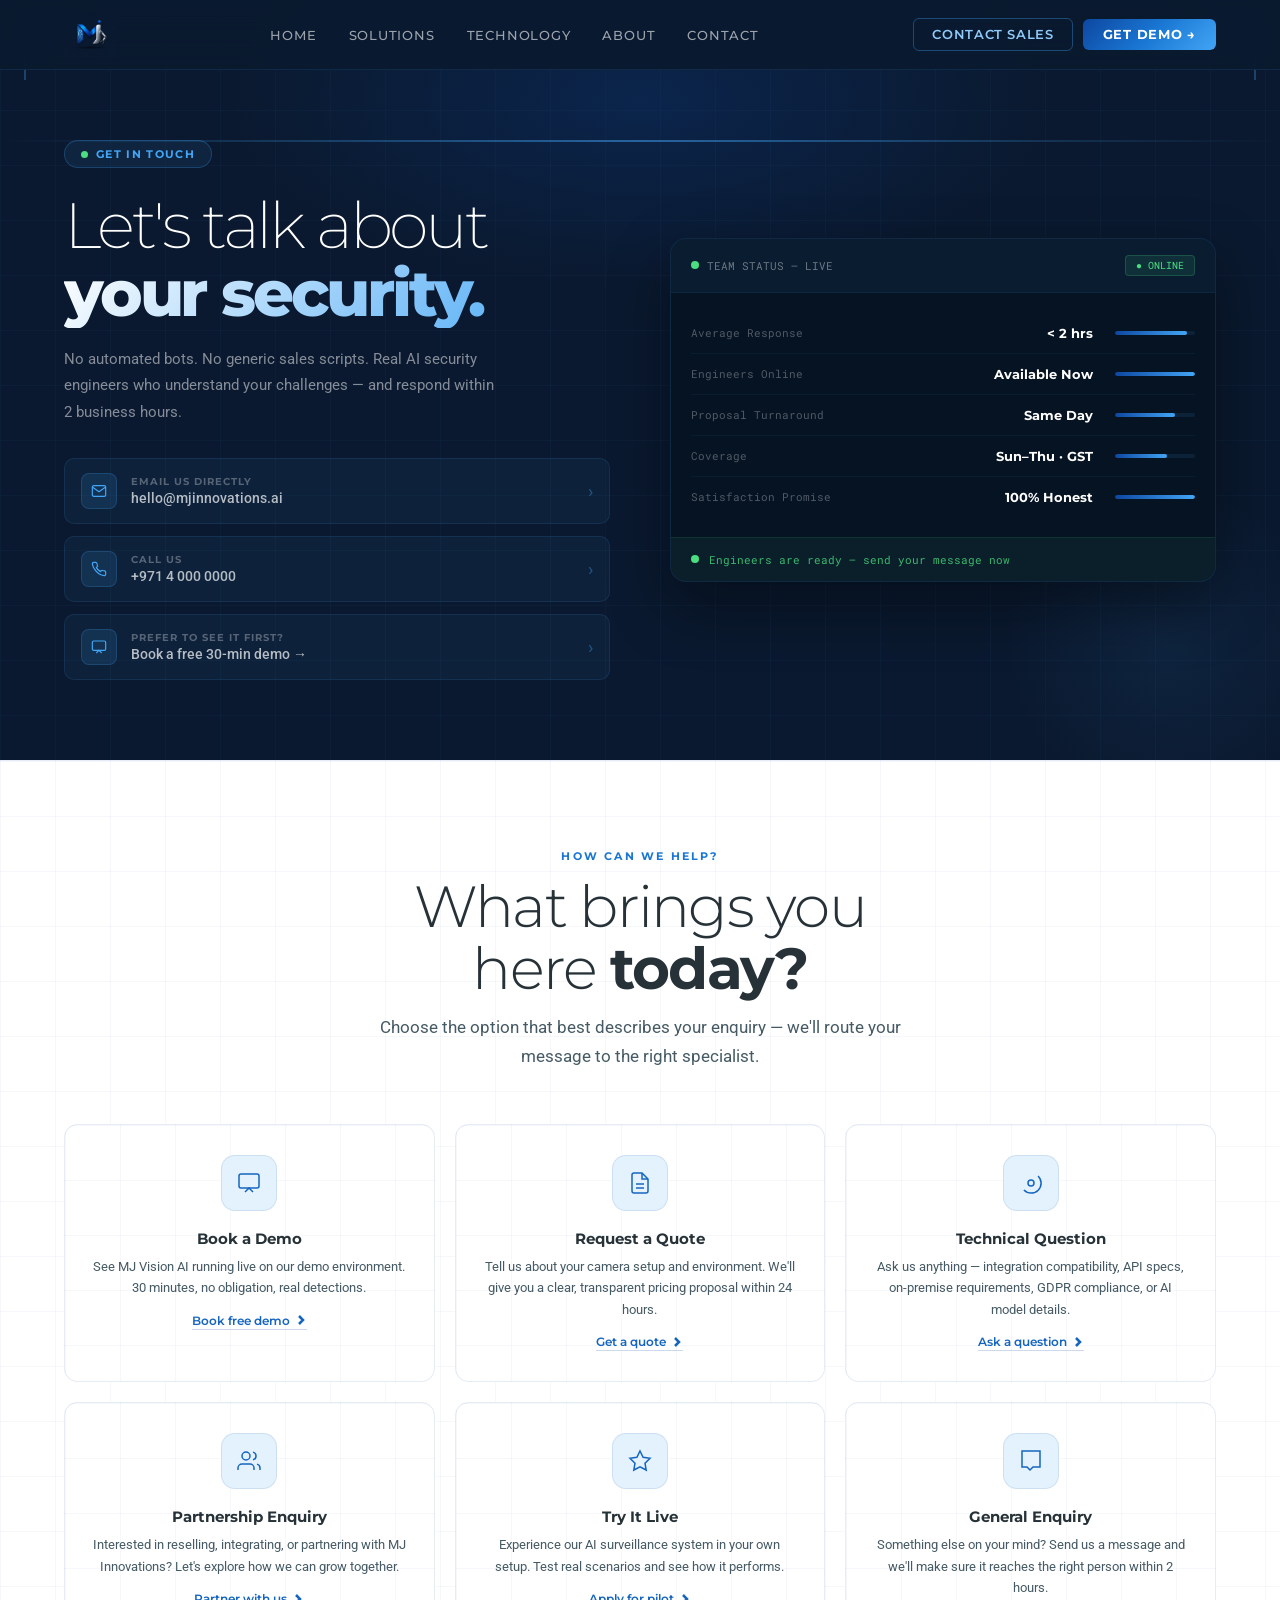
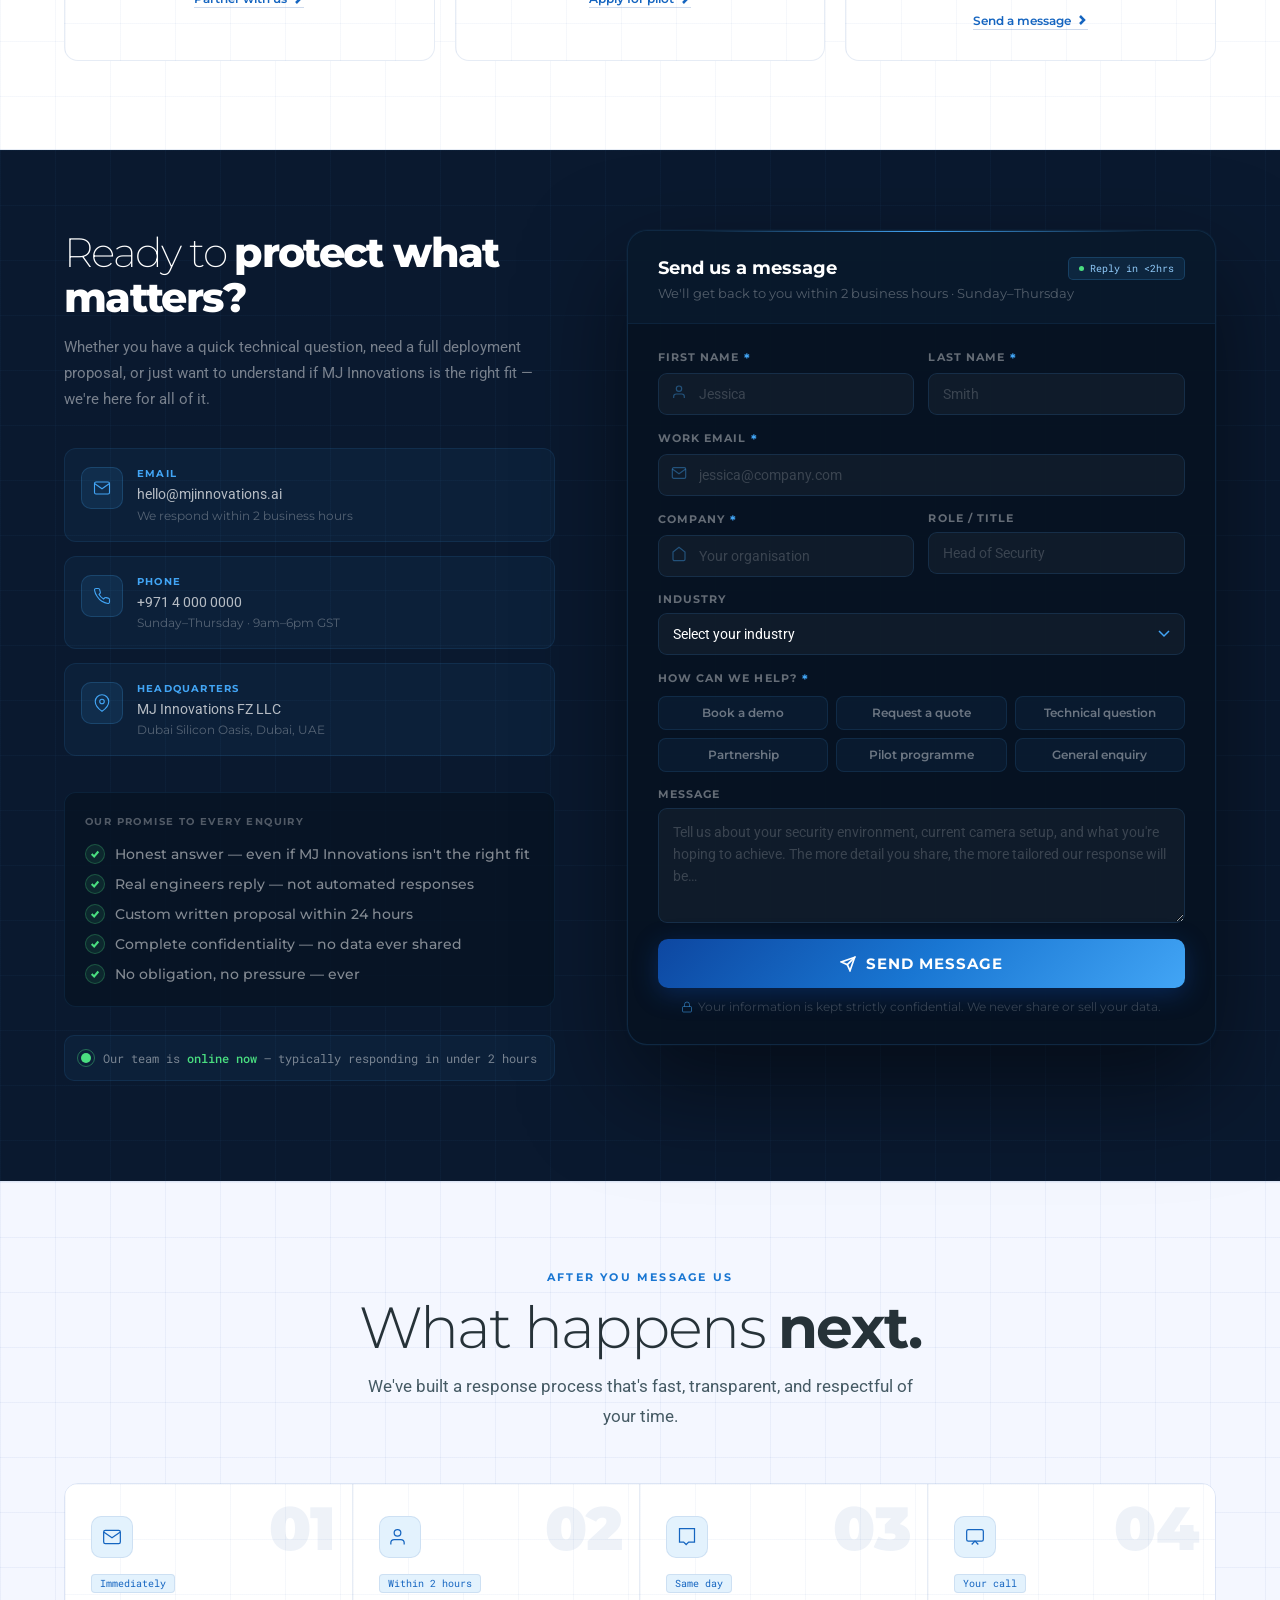
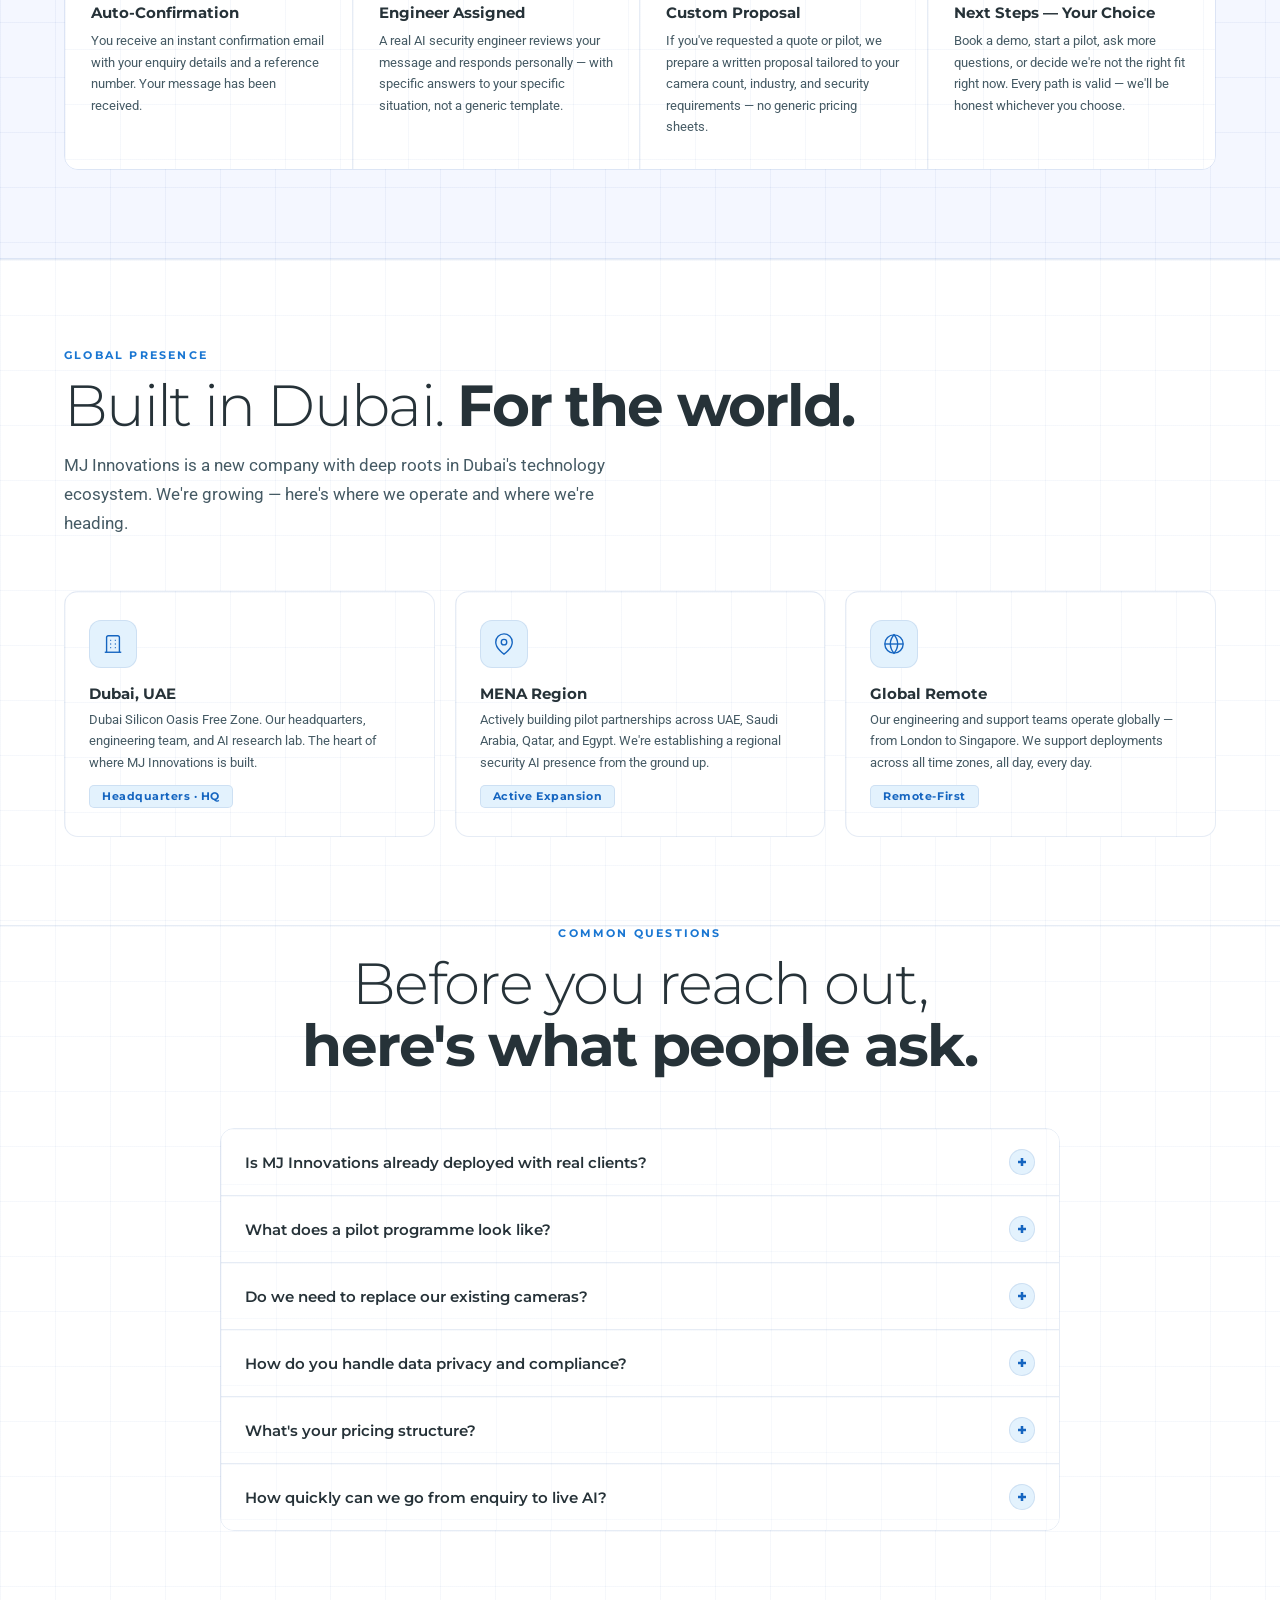
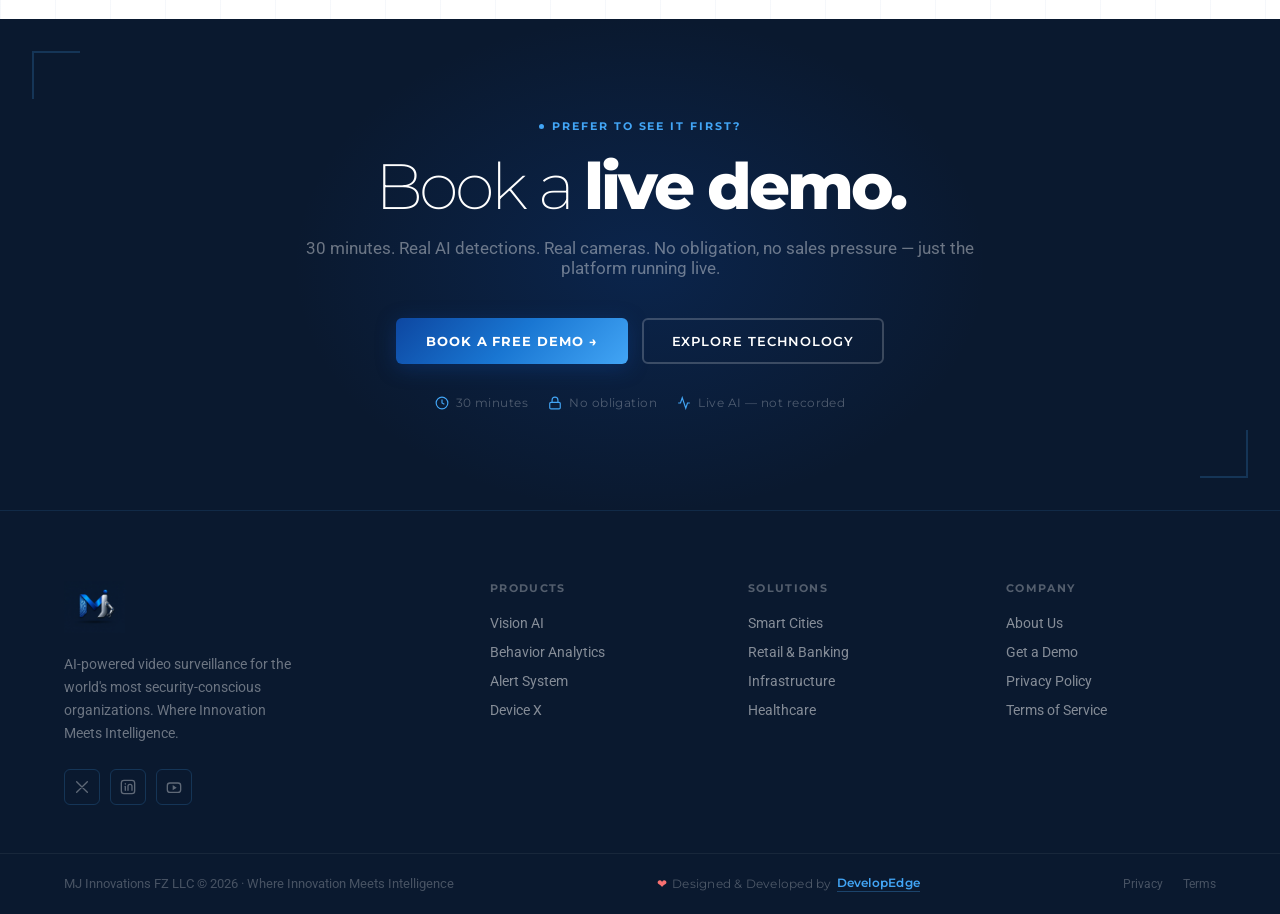
<file: contact.html>
<!DOCTYPE html>
<html lang="en">
<head>
<meta charset="UTF-8">
<meta name="viewport" content="width=device-width, initial-scale=1.0">
<title>Contact Us — MJ Innovations FZ LLC</title>
<meta name="description" content="Get in touch with MJ Innovations FZ LLC. Our AI security specialists respond within 2 business hours.">
<link rel="icon" type="image/svg+xml" href="assets/favicon.svg">
<link rel="stylesheet" href="css/shared.css">
<style>
/* ══════════════════════════════════════════
   CONTACT PAGE — dedicated styles
══════════════════════════════════════════ */

/* ── GRID HELPERS ── */
.grid-light{background-color:#F4F7FF;background-image:linear-gradient(rgba(13,71,161,.05) 1px,transparent 1px),linear-gradient(90deg,rgba(13,71,161,.05) 1px,transparent 1px);background-size:55px 55px}
.grid-white{background-color:#fff;background-image:linear-gradient(rgba(13,71,161,.04) 1px,transparent 1px),linear-gradient(90deg,rgba(13,71,161,.04) 1px,transparent 1px);background-size:55px 55px}
.grid-dark-bg{background-color:var(--navy);background-image:linear-gradient(rgba(66,165,245,.04) 1px,transparent 1px),linear-gradient(90deg,rgba(66,165,245,.04) 1px,transparent 1px);background-size:55px 55px}

/* ── HERO ── */
.contact-hero{
  background:var(--navy);
  background-image:linear-gradient(rgba(66,165,245,.04) 1px,transparent 1px),linear-gradient(90deg,rgba(66,165,245,.04) 1px,transparent 1px);
  background-size:55px 55px;
  padding:140px 5% 80px; position:relative; overflow:hidden;
}
.ch-glow-1{position:absolute;top:-100px;left:50%;transform:translateX(-50%);width:900px;height:400px;border-radius:50%;background:radial-gradient(ellipse,rgba(13,71,161,.25) 0%,transparent 65%);pointer-events:none}
.ch-glow-2{position:absolute;bottom:-60px;right:-60px;width:350px;height:350px;border-radius:50%;background:radial-gradient(circle,rgba(66,165,245,.08) 0%,transparent 65%);pointer-events:none}
.ch-scan{position:absolute;left:0;right:0;height:1.5px;background:linear-gradient(90deg,transparent,rgba(66,165,245,.5),transparent);animation:scan-v 10s linear infinite}
.ch-corner{position:absolute;width:56px;height:56px;pointer-events:none}
.ch-tl{top:24px;left:24px;border-top:2px solid rgba(66,165,245,.3);border-left:2px solid rgba(66,165,245,.3)}
.ch-tr{top:24px;right:24px;border-top:2px solid rgba(66,165,245,.3);border-right:2px solid rgba(66,165,245,.3)}

.contact-hero-inner{position:relative;z-index:2;max-width:1260px;margin:0 auto;display:grid;grid-template-columns:1fr 1fr;gap:60px;align-items:center}
.chi-text{}
.chi-badge{display:inline-flex;align-items:center;gap:8px;padding:6px 16px;border-radius:999px;border:1px solid rgba(66,165,245,.25);background:rgba(66,165,245,.08);font-family:var(--font-head);font-size:11px;font-weight:700;letter-spacing:.12em;text-transform:uppercase;color:var(--blue-light);margin-bottom:24px}
.chi-badge-dot{width:7px;height:7px;border-radius:50%;background:var(--green);animation:pulse 1.5s infinite}
.chi-text h1{font-family:var(--font-head);font-size:clamp(2.4rem,5vw,4.2rem);font-weight:200;letter-spacing:-.05em;color:#fff;line-height:1.06;margin-bottom:18px}
.chi-text h1 strong{font-weight:800;display:block;background:linear-gradient(130deg,#fff 0%,#90CAF9 55%,#42A5F5 100%);-webkit-background-clip:text;-webkit-text-fill-color:transparent;background-clip:text}
.chi-text p{font-size:15px;color:rgba(255,255,255,.5);line-height:1.78;margin-bottom:32px;max-width:440px}

/* Quick-reach strip */
.chi-quick-reach{display:flex;flex-direction:column;gap:12px}
.qr-item{display:flex;align-items:center;gap:14px;padding:14px 16px;background:rgba(66,165,245,.06);border:1px solid rgba(66,165,245,.12);border-radius:10px;transition:background .2s,border-color .2s;text-decoration:none}
.qr-item:hover{background:rgba(66,165,245,.12);border-color:rgba(66,165,245,.28)}
.qr-icon{width:36px;height:36px;border-radius:8px;background:rgba(66,165,245,.12);border:1px solid rgba(66,165,245,.2);display:flex;align-items:center;justify-content:center;flex-shrink:0}
.qr-icon svg{width:16px;height:16px;stroke:var(--blue-light);fill:none;stroke-width:1.8}
.qr-label{font-family:var(--font-head);font-size:10px;font-weight:700;letter-spacing:.1em;text-transform:uppercase;color:rgba(255,255,255,.3);margin-bottom:2px}
.qr-val{font-size:14px;color:rgba(255,255,255,.7);font-weight:500}
.qr-arrow{margin-left:auto;color:rgba(66,165,245,.4);font-size:18px;transition:transform .2s}
.qr-item:hover .qr-arrow{transform:translateX(3px);color:var(--blue-light)}

/* Hero right — response card */
.chi-right{}
.response-card{background:rgba(7,19,35,.95);border:1px solid rgba(66,165,245,.15);border-radius:16px;overflow:hidden;box-shadow:0 24px 60px rgba(0,0,0,.4);animation:float-y 8s ease-in-out infinite}
.rc-header{background:rgba(66,165,245,.06);border-bottom:1px solid rgba(66,165,245,.08);padding:16px 20px;display:flex;align-items:center;justify-content:space-between}
.rc-title{font-family:var(--font-mono);font-size:11px;color:rgba(255,255,255,.4);display:flex;align-items:center;gap:8px}
.rc-status{font-family:var(--font-mono);font-size:10px;color:var(--green);background:rgba(74,222,128,.1);border:1px solid rgba(74,222,128,.2);padding:3px 10px;border-radius:4px}
.rc-body{padding:20px}
.rc-metric{display:flex;align-items:center;justify-content:space-between;padding:12px 0;border-bottom:1px solid rgba(66,165,245,.06)}
.rc-metric:last-child{border-bottom:none}
.rc-metric-label{font-family:var(--font-mono);font-size:11px;color:rgba(255,255,255,.3)}
.rc-metric-val{font-family:var(--font-head);font-size:13px;font-weight:700;color:#fff}
.rc-metric-bar{width:80px;height:4px;background:rgba(66,165,245,.1);border-radius:2px;overflow:hidden;margin-left:12px}
.rc-bar-fill{height:100%;border-radius:2px;background:linear-gradient(90deg,var(--blue-deep),var(--blue-light))}
.rc-alert-strip{margin:0 0 0;padding:14px 20px;background:rgba(74,222,128,.06);border-top:1px solid rgba(74,222,128,.1);display:flex;align-items:center;gap:10px}
.rc-alert-dot{width:8px;height:8px;border-radius:50%;background:var(--green);animation:pulse 1.5s infinite;flex-shrink:0}
.rc-alert-text{font-family:var(--font-mono);font-size:11px;color:rgba(74,222,128,.8)}

/* ── MAIN FORM SECTION ── */
.contact-main{background:var(--navy);background-image:linear-gradient(rgba(66,165,245,.04) 1px,transparent 1px),linear-gradient(90deg,rgba(66,165,245,.04) 1px,transparent 1px);background-size:55px 55px;padding:80px 5% 100px}
.contact-grid{display:grid;grid-template-columns:1fr 1.2fr;gap:72px;align-items:start;max-width:1200px;margin:0 auto}

/* Left info */
.contact-info h2{font-family:var(--font-head);font-size:clamp(1.8rem,3.2vw,2.6rem);font-weight:200;letter-spacing:-.04em;color:#fff;line-height:1.1;margin-bottom:14px}
.contact-info h2 strong{font-weight:800}
.contact-info>p{font-size:15px;color:rgba(255,255,255,.45);line-height:1.75;margin-bottom:36px}

/* Contact cards */
.c-cards{display:flex;flex-direction:column;gap:14px;margin-bottom:36px}
.c-card{display:flex;gap:14px;align-items:flex-start;padding:18px 16px;background:rgba(66,165,245,.05);border:1px solid rgba(66,165,245,.1);border-radius:12px;transition:background .2s,border-color .2s;text-decoration:none}
.c-card:hover{background:rgba(66,165,245,.1);border-color:rgba(66,165,245,.28)}
.c-card-icon{width:42px;height:42px;border-radius:10px;background:rgba(66,165,245,.1);border:1px solid rgba(66,165,245,.2);display:flex;align-items:center;justify-content:center;flex-shrink:0}
.c-card-icon svg{width:18px;height:18px;stroke:var(--blue-light);fill:none;stroke-width:1.5}
.c-card-label{font-family:var(--font-head);font-size:10px;font-weight:700;letter-spacing:.12em;text-transform:uppercase;color:var(--blue-light);margin-bottom:4px}
.c-card-val{font-size:14px;color:rgba(255,255,255,.7);line-height:1.45}
.c-card-sub{font-size:12px;color:rgba(255,255,255,.3);margin-top:3px;font-family:var(--font-head)}

/* Trust points */
.trust-box{background:rgba(7,19,35,.8);border:1px solid rgba(66,165,245,.1);border-radius:12px;padding:22px 20px;margin-bottom:28px}
.trust-box-title{font-family:var(--font-head);font-size:10px;font-weight:700;letter-spacing:.14em;text-transform:uppercase;color:rgba(255,255,255,.3);margin-bottom:16px}
.trust-list{display:flex;flex-direction:column;gap:10px}
.trust-item{display:flex;align-items:center;gap:10px;font-size:13.5px;color:rgba(255,255,255,.5);font-family:var(--font-head);font-weight:500}
.trust-check{width:20px;height:20px;border-radius:50%;background:rgba(74,222,128,.1);border:1px solid rgba(74,222,128,.25);display:flex;align-items:center;justify-content:center;flex-shrink:0}
.trust-check svg{width:10px;height:10px;stroke:var(--green);fill:none;stroke-width:2.5}

/* Live activity ticker */
.live-ticker{display:flex;align-items:center;gap:12px;padding:14px 16px;background:rgba(66,165,245,.05);border:1px solid rgba(66,165,245,.1);border-radius:10px}
.lt-pulse{position:relative;width:10px;height:10px;flex-shrink:0}
.lt-pulse-core{width:10px;height:10px;border-radius:50%;background:var(--green)}
.lt-pulse-ring{position:absolute;inset:-4px;border-radius:50%;border:1.5px solid var(--green);opacity:.4;animation:lt-ring 1.5s ease-out infinite}
@keyframes lt-ring{0%{transform:scale(1);opacity:.5}100%{transform:scale(2.2);opacity:0}}
.lt-text{font-family:var(--font-mono);font-size:12px;color:rgba(255,255,255,.45)}
.lt-text strong{color:var(--green);font-weight:500}

/* ── FORM CARD ── */
.form-card{background:rgba(7,19,35,.97);border:1px solid rgba(66,165,245,.15);border-radius:20px;overflow:hidden;box-shadow:0 40px 100px rgba(0,0,0,.5),0 0 0 1px rgba(66,165,245,.04);position:relative}
.form-card::before{content:'';position:absolute;top:-1px;left:12%;right:12%;height:2px;background:linear-gradient(90deg,transparent,var(--blue-light),transparent)}
.form-card-header{padding:26px 30px 22px;border-bottom:1px solid rgba(66,165,245,.08);background:rgba(66,165,245,.04)}
.fch-row{display:flex;align-items:center;justify-content:space-between;margin-bottom:5px}
.form-card-header h3{font-family:var(--font-head);font-size:18px;font-weight:700;color:#fff}
.form-reply-chip{display:flex;align-items:center;gap:6px;font-family:var(--font-mono);font-size:10px;color:var(--blue-pale);background:rgba(66,165,245,.1);border:1px solid rgba(66,165,245,.2);padding:4px 10px;border-radius:5px}
.form-reply-dot{width:5px;height:5px;border-radius:50%;background:var(--green);animation:pulse 1.5s infinite}
.form-sub{font-size:13px;color:rgba(255,255,255,.3);font-family:var(--font-head)}
.form-body{padding:26px 30px 30px}
.fg{display:flex;flex-direction:column;gap:7px;margin-bottom:16px}
.fg label{font-family:var(--font-head);font-size:10.5px;font-weight:700;letter-spacing:.1em;text-transform:uppercase;color:rgba(255,255,255,.38);display:flex;align-items:center;gap:5px}
.fg label .req{color:var(--blue-light);font-size:13px}
.fg input,.fg select,.fg textarea{background:rgba(255,255,255,.04);border:1px solid rgba(66,165,245,.14);border-radius:9px;padding:12px 14px;font-family:var(--font-body);font-size:14px;color:#fff;outline:none;transition:border-color .2s,box-shadow .2s,background .2s;width:100%}
.fg input:focus,.fg select:focus,.fg textarea:focus{border-color:rgba(66,165,245,.5);box-shadow:0 0 0 3px rgba(66,165,245,.08);background:rgba(66,165,245,.04)}
.fg input::placeholder,.fg textarea::placeholder{color:rgba(255,255,255,.18)}
.fg select{appearance:none;cursor:pointer;background-image:url("data:image/svg+xml,%3Csvg xmlns='http://www.w3.org/2000/svg' width='12' height='8' viewBox='0 0 12 8'%3E%3Cpath d='M1 1l5 5 5-5' stroke='%2342A5F5' stroke-width='1.5' fill='none'/%3E%3C/svg%3E");background-repeat:no-repeat;background-position:right 14px center}
.fg select option{background:#0D2137;color:#fff}
.fg textarea{min-height:100px;resize:vertical;line-height:1.6}
.form-row{display:grid;grid-template-columns:1fr 1fr;gap:14px}
/* Icon input */
.fg-ico-wrap{position:relative}
.fg-ico-wrap input{padding-left:40px}
.fg-ico{position:absolute;left:13px;top:50%;transform:translateY(-50%);pointer-events:none}
.fg-ico svg{width:16px;height:16px;stroke:rgba(66,165,245,.4);fill:none;stroke-width:1.8}

/* Enquiry type selector — pills */
.enq-pills{display:grid;grid-template-columns:repeat(3,1fr);gap:8px;margin-top:2px}
.enq-pill{padding:9px 10px;background:rgba(66,165,245,.06);border:1.5px solid rgba(66,165,245,.12);border-radius:8px;font-family:var(--font-head);font-size:11.5px;font-weight:600;color:rgba(255,255,255,.4);cursor:pointer;text-align:center;transition:all .2s;user-select:none}
.enq-pill:hover{background:rgba(66,165,245,.12);color:rgba(255,255,255,.7);border-color:rgba(66,165,245,.3)}
.enq-pill.selected{background:rgba(13,71,161,.35);border-color:var(--blue-light);color:var(--blue-pale)}
input[name="enquiry_type"]{display:none}

/* Submit button */
.contact-submit{width:100%;padding:15px;margin-top:6px;display:flex;align-items:center;justify-content:center;gap:10px;background:var(--accent-grad);border:none;border-radius:10px;font-family:var(--font-head);font-size:15px;font-weight:700;letter-spacing:.07em;text-transform:uppercase;color:#fff;cursor:pointer;box-shadow:0 6px 24px rgba(13,71,161,.4);transition:transform .15s,box-shadow .2s,opacity .2s}
.contact-submit:hover{transform:translateY(-2px);box-shadow:0 10px 32px rgba(13,71,161,.5)}
.contact-submit:disabled{opacity:.6;cursor:not-allowed;transform:none}
.form-privacy-note{font-size:11.5px;color:rgba(255,255,255,.2);text-align:center;margin-top:12px;font-family:var(--font-head);display:flex;align-items:center;justify-content:center;gap:5px}
.form-privacy-note svg{width:12px;height:12px;stroke:rgba(66,165,245,.5);fill:none;stroke-width:2;flex-shrink:0}

/* Success state */
.success-box{display:none;text-align:center;padding:44px 30px 52px;animation:fs-in .5s ease}
@keyframes fs-in{from{opacity:0;transform:translateY(10px)}to{opacity:1;transform:none}}
.sb-icon{width:80px;height:80px;border-radius:50%;background:rgba(74,222,128,.08);border:2px solid rgba(74,222,128,.3);display:flex;align-items:center;justify-content:center;margin:0 auto 22px;position:relative}
.sb-icon::before{content:'';position:absolute;inset:-8px;border-radius:50%;border:1px solid rgba(74,222,128,.1);animation:lt-ring 2s ease-out infinite}
.sb-icon svg{width:36px;height:36px;stroke:var(--green);fill:none;stroke-width:2.5}
.sb-title{font-family:var(--font-head);font-size:24px;font-weight:700;color:#fff;margin-bottom:12px}
.sb-sub{font-size:14.5px;color:rgba(255,255,255,.45);line-height:1.7;max-width:360px;margin:0 auto 28px}
.sb-next{display:flex;gap:10px;justify-content:center;flex-wrap:wrap}

/* ── ENQUIRY TYPES ── */
.enq-type-section{background:var(--bg-white);background-image:linear-gradient(rgba(13,71,161,.04) 1px,transparent 1px),linear-gradient(90deg,rgba(13,71,161,.04) 1px,transparent 1px);background-size:55px 55px;border-top:1px solid var(--border-light);border-bottom:1px solid var(--border-light);padding:88px 5%}
.enq-type-grid{display:grid;grid-template-columns:repeat(3,1fr);gap:20px;margin-top:52px}
.enq-type-card{background:#fff;border:1px solid var(--border-light);border-radius:14px;padding:30px 26px;text-align:center;transition:transform .2s,box-shadow .2s,border-color .2s;cursor:pointer;background-image:linear-gradient(rgba(13,71,161,.04) 1px,transparent 1px),linear-gradient(90deg,rgba(13,71,161,.04) 1px,transparent 1px);background-size:55px 55px}
.enq-type-card:hover{transform:translateY(-4px);box-shadow:0 14px 40px rgba(13,71,161,.12);border-color:var(--blue-mid)}
.etcard-icon{width:56px;height:56px;border-radius:14px;background:var(--blue-tint);border:1px solid var(--border-light);display:flex;align-items:center;justify-content:center;margin:0 auto 18px}
.etcard-icon svg{width:24px;height:24px;stroke:var(--blue-mid);fill:none;stroke-width:1.5}
.etcard-title{font-family:var(--font-head);font-size:15px;font-weight:700;margin-bottom:8px}
.etcard-desc{font-size:13px;color:var(--text-mid);line-height:1.65}
.etcard-link{display:inline-flex;align-items:center;gap:5px;margin-top:14px;font-family:var(--font-head);font-size:12px;font-weight:600;color:var(--blue-mid);border-bottom:1px solid rgba(13,71,161,.2);padding-bottom:1px;transition:border-color .2s}
.etcard-link:hover{border-color:var(--blue-mid)}
.etcard-link svg{width:12px;height:12px;stroke:currentColor;fill:none;stroke-width:2.5;transition:transform .2s}
.etcard-card:hover .etcard-link svg{transform:translateX(2px)}

/* ── OFFICES ── */
.offices-grid{display:grid;grid-template-columns:repeat(3,1fr);gap:20px;margin-top:52px}
.office-card{padding:28px 24px;border:1px solid var(--border-light);border-radius:14px;background:#fff;background-image:linear-gradient(rgba(13,71,161,.04) 1px,transparent 1px),linear-gradient(90deg,rgba(13,71,161,.04) 1px,transparent 1px);background-size:55px 55px;transition:border-color .2s,transform .2s}
.office-card:hover{border-color:var(--blue-mid);transform:translateY(-3px)}
.office-icon-wrap{width:48px;height:48px;border-radius:12px;background:var(--blue-tint);border:1px solid var(--border-light);display:flex;align-items:center;justify-content:center;margin-bottom:16px}
.office-icon-wrap svg{width:22px;height:22px;stroke:var(--blue-mid);fill:none;stroke-width:1.5}
.office-card h4{font-family:var(--font-head);font-size:15px;font-weight:700;color:var(--text-dark);margin-bottom:6px}
.office-card p{font-size:13px;color:var(--text-mid);line-height:1.65}
.office-tag{display:inline-block;margin-top:12px;padding:4px 12px;background:var(--blue-tint);border:1px solid var(--border-light);border-radius:5px;font-family:var(--font-head);font-size:10.5px;font-weight:700;color:var(--blue-mid);letter-spacing:.05em}

/* ── FAQ ── */
.faq-list{display:flex;flex-direction:column;gap:0;border:1px solid var(--border-light);border-radius:14px;overflow:hidden;margin-top:52px}
.faq-item{border-bottom:1px solid var(--border-light);background:#fff;background-image:linear-gradient(rgba(13,71,161,.03) 1px,transparent 1px),linear-gradient(90deg,rgba(13,71,161,.03) 1px,transparent 1px);background-size:55px 55px}
.faq-item:last-child{border:none}
.faq-q{display:flex;align-items:center;justify-content:space-between;padding:20px 24px;cursor:pointer;font-family:var(--font-head);font-size:15px;font-weight:600;color:var(--text-dark);transition:background .2s;gap:16px;user-select:none}
.faq-q:hover{background:var(--blue-tint)}
.faq-q.open{color:var(--blue-mid);background:var(--blue-tint)}
.faq-toggle{width:26px;height:26px;border-radius:50%;background:var(--blue-tint);border:1px solid var(--border-light);display:flex;align-items:center;justify-content:center;flex-shrink:0;transition:transform .3s,background .2s}
.faq-toggle svg{width:12px;height:12px;stroke:var(--blue-mid);fill:none;stroke-width:2.5;transition:transform .3s}
.faq-q.open .faq-toggle{background:var(--blue-mid)}
.faq-q.open .faq-toggle svg{stroke:#fff;transform:rotate(45deg)}
.faq-a{max-height:0;overflow:hidden;transition:max-height .4s ease,padding .3s}
.faq-a.open{max-height:300px;padding:0 24px 20px}
.faq-a p{font-size:14px;color:var(--text-mid);line-height:1.78}

/* ── PROCESS / WHAT HAPPENS NEXT ── */
.next-row{display:grid;grid-template-columns:repeat(4,1fr);gap:0;border:1px solid var(--border-light);border-radius:14px;overflow:hidden;margin-top:52px}
.next-step{padding:32px 26px;background:#fff;border-right:1px solid var(--border-light);position:relative;overflow:hidden;transition:background .2s;background-image:linear-gradient(rgba(13,71,161,.04) 1px,transparent 1px),linear-gradient(90deg,rgba(13,71,161,.04) 1px,transparent 1px);background-size:55px 55px}
.next-step:last-child{border-right:none}
.next-step:hover{background:var(--blue-tint)}
.next-step::before{content:'';position:absolute;top:0;left:0;right:0;height:2px;background:var(--accent-grad);transform:scaleX(0);transform-origin:left;transition:transform .4s ease}
.next-step:hover::before{transform:scaleX(1)}
.ns-big{font-family:var(--font-head);font-size:3.8rem;font-weight:900;color:rgba(13,71,161,.07);position:absolute;top:14px;right:16px;line-height:1}
.ns-icon{width:42px;height:42px;border-radius:10px;background:var(--blue-tint);border:1px solid var(--border-light);display:flex;align-items:center;justify-content:center;margin-bottom:14px}
.ns-icon svg{width:20px;height:20px;stroke:var(--blue-mid);fill:none;stroke-width:1.5}
.ns-time{font-family:var(--font-mono);font-size:10px;color:var(--blue-mid);background:var(--blue-tint);border:1px solid var(--border-light);padding:2px 8px;border-radius:4px;display:inline-block;margin-bottom:10px}
.next-step h4{font-family:var(--font-head);font-size:15px;font-weight:700;margin-bottom:8px}
.next-step p{font-size:13px;color:var(--text-mid);line-height:1.65}

/* ── RESPONSIVE ── */
@media(max-width:1100px){.contact-grid{grid-template-columns:1fr;gap:52px}.contact-hero-inner{grid-template-columns:1fr}.chi-right{display:none}.enq-type-grid{grid-template-columns:1fr 1fr}.offices-grid{grid-template-columns:1fr 1fr}.next-row{grid-template-columns:1fr 1fr}.next-step:not(:nth-child(2)):not(:nth-child(4)){border-right:1px solid var(--border-light)}.next-step:nth-child(2){border-right:none}.next-step:nth-child(1),.next-step:nth-child(2){border-bottom:1px solid var(--border-light)}}
@media(max-width:768px){.contact-hero{padding:120px 5% 60px}.chi-text h1{font-size:2.4rem}.enq-type-grid{grid-template-columns:1fr}.offices-grid{grid-template-columns:1fr}.next-row{grid-template-columns:1fr}.next-step{border-right:none!important;border-bottom:1px solid var(--border-light)}.next-step:last-child{border-bottom:none}.enq-pills{grid-template-columns:1fr 1fr}.chi-quick-reach{gap:8px}}
@media(max-width:480px){.form-row{grid-template-columns:1fr}.form-body{padding:20px}.form-card-header{padding:20px}.chi-text h1{font-size:1.9rem}.enq-pills{grid-template-columns:1fr}}
</style>
</head>
<body>

<!-- NAV -->
<nav id="main-nav">
  <a href="index.html" class="nav-logo-wrap"><img src="assets/Logo_Final.png" alt="MJ Innovations FZ LLC"></a>
  <ul class="nav-links">
    <li><a href="index.html">Home</a></li>
    <li><a href="solutions.html">Solutions</a></li>
    <li><a href="technology.html">Technology</a></li>
    <li><a href="about.html">About</a></li>
    <li><a href="contact.html" class="active">Contact</a></li>
  </ul>
  <div class="nav-cta-group">
    <button class="btn-nav-outline" onclick="location.href='contact.html'">Contact Sales</button>
    <button class="btn-nav-fill" onclick="location.href='get-demo.html'">Get Demo →</button>
  </div>
  <button class="nav-hamburger" id="hamburger"><span></span><span></span><span></span></button>
</nav>
<div class="nav-drawer" id="drawer">
  <a href="index.html">Home</a><a href="solutions.html">Solutions</a>
  <a href="technology.html">Technology</a><a href="about.html">About</a><a href="contact.html">Contact</a>
  <div class="drawer-cta"><button class="btn-primary" style="width:100%;justify-content:center" onclick="location.href='get-demo.html'">Get a Demo →</button></div>
</div>

<!-- ═══ HERO ══════════════════════════════════════ -->
<div class="contact-hero">
  <div class="ch-glow-1"></div>
  <div class="ch-glow-2"></div>
  <div class="ch-scan"></div>
  <div class="ch-corner ch-tl"></div>
  <div class="ch-corner ch-tr"></div>

  <div class="contact-hero-inner">
    <!-- Text -->
    <div class="chi-text fade-up">
      <div class="chi-badge"><span class="chi-badge-dot"></span>Get in Touch</div>
      <h1>Let's talk about<br><strong>your security.</strong></h1>
      <p>No automated bots. No generic sales scripts. Real AI security engineers who understand your challenges — and respond within 2 business hours.</p>

      <!-- Quick reach -->
      <div class="chi-quick-reach">
        <a href="mailto:hello@mjinnovations.ai" class="qr-item">
          <div class="qr-icon"><svg viewBox="0 0 24 24"><path d="M4 4h16c1.1 0 2 .9 2 2v12c0 1.1-.9 2-2 2H4c-1.1 0-2-.9-2-2V6c0-1.1.9-2 2-2z"/><polyline points="22,6 12,13 2,6"/></svg></div>
          <div><div class="qr-label">Email us directly</div><div class="qr-val">hello@mjinnovations.ai</div></div>
          <div class="qr-arrow">›</div>
        </a>
        <a href="tel:+97140000000" class="qr-item">
          <div class="qr-icon"><svg viewBox="0 0 24 24"><path d="M22 16.92v3a2 2 0 0 1-2.18 2A19.79 19.79 0 0 1 11.82 19a19.5 19.5 0 0 1-6-6A19.79 19.79 0 0 1 2 4.18 2 2 0 0 1 3.99 2h3a2 2 0 0 1 2 1.72c.127.96.361 1.903.7 2.81a2 2 0 0 1-.45 2.11L8.09 9.91a16 16 0 0 0 6 6l1.27-1.27a2 2 0 0 1 2.11-.45c.907.339 1.85.573 2.81.7A2 2 0 0 1 22 16.92z"/></svg></div>
          <div><div class="qr-label">Call us</div><div class="qr-val">+971 4 000 0000</div></div>
          <div class="qr-arrow">›</div>
        </a>
        <a href="get-demo.html" class="qr-item">
          <div class="qr-icon"><svg viewBox="0 0 24 24"><rect x="2" y="3" width="20" height="14" rx="2"/><polyline points="8 21 12 17 16 21"/></svg></div>
          <div><div class="qr-label">Prefer to see it first?</div><div class="qr-val">Book a free 30-min demo →</div></div>
          <div class="qr-arrow">›</div>
        </a>
      </div>
    </div>

    <!-- Right — animated response card -->
    <div class="chi-right fade-in" style="transition-delay:.2s">
      <div class="response-card">
        <div class="rc-header">
          <div class="rc-title"><span class="fm-dot"></span>TEAM STATUS — LIVE</div>
          <div class="rc-status">● ONLINE</div>
        </div>
        <div class="rc-body">
          <div class="rc-metric">
            <span class="rc-metric-label">Average Response</span>
            <div style="display:flex;align-items:center;gap:10px">
              <div class="rc-metric-val">&lt; 2 hrs</div>
              <div class="rc-metric-bar"><div class="rc-bar-fill" style="width:90%"></div></div>
            </div>
          </div>
          <div class="rc-metric">
            <span class="rc-metric-label">Engineers Online</span>
            <div style="display:flex;align-items:center;gap:10px">
              <div class="rc-metric-val">Available Now</div>
              <div class="rc-metric-bar"><div class="rc-bar-fill" style="width:100%"></div></div>
            </div>
          </div>
          <div class="rc-metric">
            <span class="rc-metric-label">Proposal Turnaround</span>
            <div style="display:flex;align-items:center;gap:10px">
              <div class="rc-metric-val">Same Day</div>
              <div class="rc-metric-bar"><div class="rc-bar-fill" style="width:75%"></div></div>
            </div>
          </div>
          <div class="rc-metric">
            <span class="rc-metric-label">Coverage</span>
            <div style="display:flex;align-items:center;gap:10px">
              <div class="rc-metric-val">Sun–Thu · GST</div>
              <div class="rc-metric-bar"><div class="rc-bar-fill" style="width:65%"></div></div>
            </div>
          </div>
          <div class="rc-metric" style="border-bottom:none">
            <span class="rc-metric-label">Satisfaction Promise</span>
            <div style="display:flex;align-items:center;gap:10px">
              <div class="rc-metric-val">100% Honest</div>
              <div class="rc-metric-bar"><div class="rc-bar-fill" style="width:100%"></div></div>
            </div>
          </div>
        </div>
        <div class="rc-alert-strip">
          <div class="rc-alert-dot"></div>
          <div class="rc-alert-text">Engineers are ready — send your message now</div>
        </div>
      </div>
    </div>
  </div>
</div>

<!-- ═══ ENQUIRY TYPE CARDS ════════════════════════ -->
<div class="enq-type-section">
  <div class="container">
    <div class="fade-up" style="text-align:center;max-width:580px;margin:0 auto">
      <div class="eyebrow">How Can We Help?</div>
      <h2 class="section-title">What brings you here <strong>today?</strong></h2>
      <p class="section-sub" style="margin:14px auto 0;text-align:center">Choose the option that best describes your enquiry — we'll route your message to the right specialist.</p>
    </div>
    <div class="enq-type-grid stagger">
      <div class="enq-type-card" onclick="location.href='get-demo.html'">
        <div class="etcard-icon"><svg viewBox="0 0 24 24"><rect x="2" y="3" width="20" height="14" rx="2"/><polyline points="8 21 12 17 16 21"/></svg></div>
        <h4 class="etcard-title">Book a Demo</h4>
        <p class="etcard-desc">See MJ Vision AI running live on our demo environment. 30 minutes, no obligation, real detections.</p>
        <div class="etcard-link">Book free demo <svg viewBox="0 0 12 12"><polyline points="4,2 8,6 4,10"/></svg></div>
      </div>
      <div class="enq-type-card" onclick="document.getElementById('contact-form-anchor').scrollIntoView({behavior:'smooth'});document.querySelector('[data-enq=\'Request a quote\']').click()">
        <div class="etcard-icon"><svg viewBox="0 0 24 24"><path d="M14 2H6a2 2 0 0 0-2 2v16a2 2 0 0 0 2 2h12a2 2 0 0 0 2-2V8z"/><polyline points="14 2 14 8 20 8"/><line x1="16" y1="13" x2="8" y2="13"/><line x1="16" y1="17" x2="8" y2="17"/></svg></div>
        <h4 class="etcard-title">Request a Quote</h4>
        <p class="etcard-desc">Tell us about your camera setup and environment. We'll give you a clear, transparent pricing proposal within 24 hours.</p>
        <div class="etcard-link">Get a quote <svg viewBox="0 0 12 12"><polyline points="4,2 8,6 4,10"/></svg></div>
      </div>
      <div class="enq-type-card" onclick="document.getElementById('contact-form-anchor').scrollIntoView({behavior:'smooth'});document.querySelector('[data-enq=\'Technical question\']').click()">
        <div class="etcard-icon"><svg viewBox="0 0 24 24"><circle cx="12" cy="12" r="3"/><path d="M19.07 4.93A10 10 0 1 1 4.93 19.07"/></svg></div>
        <h4 class="etcard-title">Technical Question</h4>
        <p class="etcard-desc">Ask us anything — integration compatibility, API specs, on-premise requirements, GDPR compliance, or AI model details.</p>
        <div class="etcard-link">Ask a question <svg viewBox="0 0 12 12"><polyline points="4,2 8,6 4,10"/></svg></div>
      </div>
      <div class="enq-type-card" onclick="document.getElementById('contact-form-anchor').scrollIntoView({behavior:'smooth'});document.querySelector('[data-enq=\'Partnership enquiry\']').click()">
        <div class="etcard-icon"><svg viewBox="0 0 24 24"><path d="M17 21v-2a4 4 0 0 0-4-4H5a4 4 0 0 0-4 4v2"/><circle cx="9" cy="7" r="4"/><path d="M23 21v-2a4 4 0 0 0-3-3.87M16 3.13a4 4 0 0 1 0 7.75"/></svg></div>
        <h4 class="etcard-title">Partnership Enquiry</h4>
        <p class="etcard-desc">Interested in reselling, integrating, or partnering with MJ Innovations? Let's explore how we can grow together.</p>
        <div class="etcard-link">Partner with us <svg viewBox="0 0 12 12"><polyline points="4,2 8,6 4,10"/></svg></div>
      </div>
      <div class="enq-type-card" onclick="document.getElementById('contact-form-anchor').scrollIntoView({behavior:'smooth'});document.querySelector('[data-enq=\'Pilot programme\']').click()">
        <div class="etcard-icon"><svg viewBox="0 0 24 24"><polygon points="12 2 15.09 8.26 22 9.27 17 14.14 18.18 21.02 12 17.77 5.82 21.02 7 14.14 2 9.27 8.91 8.26 12 2"/></svg></div>
        <h4 class="etcard-title">Try It Live</h4>
        <p class="etcard-desc">    Experience our AI surveillance system in your own setup. Test real scenarios and see how it performs.</p>
        <div class="etcard-link">Apply for pilot <svg viewBox="0 0 12 12"><polyline points="4,2 8,6 4,10"/></svg></div>
      </div>
      <div class="enq-type-card" onclick="document.getElementById('contact-form-anchor').scrollIntoView({behavior:'smooth'})">
        <div class="etcard-icon"><svg viewBox="0 0 24 24"><path d="M21 2H3v16h5l3 3 3-3h7V2z"/></svg></div>
        <h4 class="etcard-title">General Enquiry</h4>
        <p class="etcard-desc">Something else on your mind? Send us a message and we'll make sure it reaches the right person within 2 hours.</p>
        <div class="etcard-link">Send a message <svg viewBox="0 0 12 12"><polyline points="4,2 8,6 4,10"/></svg></div>
      </div>
    </div>
  </div>
</div>

<!-- ═══ MAIN CONTACT FORM ══════════════════════════ -->
<div class="contact-main" id="contact-form-anchor">
  <div class="contact-grid">

    <!-- LEFT — info -->
    <div class="contact-info fade-up">
      <h2>Ready to <strong>protect what matters?</strong></h2>
      <p>Whether you have a quick technical question, need a full deployment proposal, or just want to understand if MJ Innovations is the right fit — we're here for all of it.</p>

      <div class="c-cards">
        <a href="mailto:hello@mjinnovations.ai" class="c-card">
          <div class="c-card-icon"><svg viewBox="0 0 24 24"><path d="M4 4h16c1.1 0 2 .9 2 2v12c0 1.1-.9 2-2 2H4c-1.1 0-2-.9-2-2V6c0-1.1.9-2 2-2z"/><polyline points="22,6 12,13 2,6"/></svg></div>
          <div>
            <div class="c-card-label">Email</div>
            <div class="c-card-val">hello@mjinnovations.ai</div>
            <div class="c-card-sub">We respond within 2 business hours</div>
          </div>
        </a>
        <a href="tel:+97140000000" class="c-card">
          <div class="c-card-icon"><svg viewBox="0 0 24 24"><path d="M22 16.92v3a2 2 0 0 1-2.18 2A19.79 19.79 0 0 1 11.82 19a19.5 19.5 0 0 1-6-6A19.79 19.79 0 0 1 2 4.18 2 2 0 0 1 3.99 2h3a2 2 0 0 1 2 1.72c.127.96.361 1.903.7 2.81a2 2 0 0 1-.45 2.11L8.09 9.91a16 16 0 0 0 6 6l1.27-1.27a2 2 0 0 1 2.11-.45c.907.339 1.85.573 2.81.7A2 2 0 0 1 22 16.92z"/></svg></div>
          <div>
            <div class="c-card-label">Phone</div>
            <div class="c-card-val">+971 4 000 0000</div>
            <div class="c-card-sub">Sunday–Thursday · 9am–6pm GST</div>
          </div>
        </a>
        <div class="c-card">
          <div class="c-card-icon"><svg viewBox="0 0 24 24"><path d="M21 10c0 7-9 13-9 13s-9-6-9-13a9 9 0 0 1 18 0z"/><circle cx="12" cy="10" r="3"/></svg></div>
          <div>
            <div class="c-card-label">Headquarters</div>
            <div class="c-card-val">MJ Innovations FZ LLC</div>
            <div class="c-card-sub">Dubai Silicon Oasis, Dubai, UAE</div>
          </div>
        </div>
      </div>

      <div class="trust-box">
        <div class="trust-box-title">Our promise to every enquiry</div>
        <div class="trust-list">
          <div class="trust-item"><div class="trust-check"><svg viewBox="0 0 12 12"><polyline points="2,6 5,9 10,3"/></svg></div>Honest answer — even if MJ Innovations isn't the right fit</div>
          <div class="trust-item"><div class="trust-check"><svg viewBox="0 0 12 12"><polyline points="2,6 5,9 10,3"/></svg></div>Real engineers reply — not automated responses</div>
          <div class="trust-item"><div class="trust-check"><svg viewBox="0 0 12 12"><polyline points="2,6 5,9 10,3"/></svg></div>Custom written proposal within 24 hours</div>
          <div class="trust-item"><div class="trust-check"><svg viewBox="0 0 12 12"><polyline points="2,6 5,9 10,3"/></svg></div>Complete confidentiality — no data ever shared</div>
          <div class="trust-item"><div class="trust-check"><svg viewBox="0 0 12 12"><polyline points="2,6 5,9 10,3"/></svg></div>No obligation, no pressure — ever</div>
        </div>
      </div>

      <div class="live-ticker">
        <div class="lt-pulse"><div class="lt-pulse-core"></div><div class="lt-pulse-ring"></div></div>
        <div class="lt-text">Our team is <strong>online now</strong> — typically responding in under 2 hours</div>
      </div>
    </div>

    <!-- RIGHT — contact form -->
    <div class="scale-in" style="transition-delay:.15s">
      <div class="form-card">
        <div class="form-card-header">
          <div class="fch-row">
            <h3>Send us a message</h3>
            <div class="form-reply-chip"><span class="form-reply-dot"></span>Reply in &lt;2hrs</div>
          </div>
          <div class="form-sub">We'll get back to you within 2 business hours · Sunday–Thursday</div>
        </div>

        <div class="form-body" id="contact-form-wrap">
          <form id="contact-form" onsubmit="submitContact(event)">
            <input type="text" name="_honey" style="display:none" tabindex="-1" autocomplete="off">

            <div class="form-row">
              <div class="fg">
                <label>First Name <span class="req">*</span></label>
                <div class="fg-ico-wrap">
                  <div class="fg-ico"><svg viewBox="0 0 24 24"><path d="M20 21v-2a4 4 0 0 0-4-4H8a4 4 0 0 0-4 4v2"/><circle cx="12" cy="7" r="4"/></svg></div>
                  <input type="text" name="first_name" placeholder="Jessica" required>
                </div>
              </div>
              <div class="fg">
                <label>Last Name <span class="req">*</span></label>
                <input type="text" name="last_name" placeholder="Smith" required>
              </div>
            </div>

            <div class="fg">
              <label>Work Email <span class="req">*</span></label>
              <div class="fg-ico-wrap">
                <div class="fg-ico"><svg viewBox="0 0 24 24"><path d="M4 4h16c1.1 0 2 .9 2 2v12c0 1.1-.9 2-2 2H4c-1.1 0-2-.9-2-2V6c0-1.1.9-2 2-2z"/><polyline points="22,6 12,13 2,6"/></svg></div>
                <input type="email" name="email" placeholder="jessica@company.com" required>
              </div>
            </div>

            <div class="form-row">
              <div class="fg">
                <label>Company <span class="req">*</span></label>
                <div class="fg-ico-wrap">
                  <div class="fg-ico"><svg viewBox="0 0 24 24"><path d="M3 9l9-7 9 7v11a2 2 0 0 1-2 2H5a2 2 0 0 1-2-2z"/></svg></div>
                  <input type="text" name="company" placeholder="Your organisation" required>
                </div>
              </div>
              <div class="fg">
                <label>Role / Title</label>
                <input type="text" name="role" placeholder="Head of Security">
              </div>
            </div>

            <div class="fg">
              <label>Industry</label>
              <select name="industry">
                <option value="" disabled selected>Select your industry</option>
                <option>Smart Cities / Government</option>
                <option>Airports &amp; Transit</option>
                <option>Retail &amp; Banking</option>
                <option>Healthcare &amp; Medical</option>
                <option>Manufacturing &amp; Industrial</option>
                <option>Education</option>
                <option>Hospitality</option>
                <option>Other</option>
              </select>
            </div>

            <!-- Enquiry type pills -->
            <div class="fg">
              <label>How can we help? <span class="req">*</span></label>
              <input type="hidden" name="enquiry_type" id="enquiry-hidden" required>
              <div class="enq-pills">
                <div class="enq-pill" data-enq="Book a demo" onclick="selectEnq(this)">Book a demo</div>
                <div class="enq-pill" data-enq="Request a quote" onclick="selectEnq(this)">Request a quote</div>
                <div class="enq-pill" data-enq="Technical question" onclick="selectEnq(this)">Technical question</div>
                <div class="enq-pill" data-enq="Partnership enquiry" onclick="selectEnq(this)">Partnership</div>
                <div class="enq-pill" data-enq="Pilot programme" onclick="selectEnq(this)">Pilot programme</div>
                <div class="enq-pill" data-enq="General enquiry" onclick="selectEnq(this)">General enquiry</div>
              </div>
            </div>

            <div class="fg">
              <label>Message</label>
              <textarea name="message" placeholder="Tell us about your security environment, current camera setup, and what you're hoping to achieve. The more detail you share, the more tailored our response will be…" rows="4"></textarea>
            </div>

            <button type="submit" class="contact-submit" id="contact-submit-btn">
              <svg viewBox="0 0 24 24" width="16" height="16" fill="none" stroke="currentColor" stroke-width="2.5" stroke-linecap="round"><line x1="22" y1="2" x2="11" y2="13"/><polygon points="22 2 15 22 11 13 2 9 22 2"/></svg>
              Send Message
            </button>
            <p class="form-privacy-note">
              <svg viewBox="0 0 24 24"><rect x="3" y="11" width="18" height="11" rx="2"/><path d="M7 11V7a5 5 0 0 1 10 0v4"/></svg>
              Your information is kept strictly confidential. We never share or sell your data.
            </p>
          </form>
        </div>

        <!-- Success -->
        <div class="success-box" id="contact-success">
          <div class="sb-icon"><svg viewBox="0 0 24 24"><polyline points="20 6 9 17 4 12"/></svg></div>
          <div class="sb-title">Message Received!</div>
          <p class="sb-sub">Thank you — one of our AI security engineers will respond within 2 business hours. We've sent a confirmation to your email.</p>
          <div class="sb-next">
            <button class="btn-primary" onclick="location.href='get-demo.html'" style="font-size:13px;padding:12px 22px">Book a Demo →</button>
            <button class="btn-secondary-light" onclick="location.href='technology.html'" style="font-size:13px;padding:11px 22px">Explore Technology</button>
          </div>
        </div>
      </div>
    </div>

  </div>
</div>

<!-- ═══ WHAT HAPPENS NEXT ══════════════════════════ -->
<div class="grid-light" style="border-top:1px solid var(--border-light);border-bottom:1px solid var(--border-light);padding:88px 5%">
<div class="container">
  <div class="fade-up" style="text-align:center;max-width:580px;margin:0 auto">
    <div class="eyebrow">After You Message Us</div>
    <h2 class="section-title">What happens <strong>next.</strong></h2>
    <p class="section-sub" style="margin:14px auto 0;text-align:center">We've built a response process that's fast, transparent, and respectful of your time.</p>
  </div>
  <div class="next-row stagger">
    <div class="next-step">
      <div class="ns-big">01</div>
      <div class="ns-icon"><svg viewBox="0 0 24 24"><path d="M4 4h16c1.1 0 2 .9 2 2v12c0 1.1-.9 2-2 2H4c-1.1 0-2-.9-2-2V6c0-1.1.9-2 2-2z"/><polyline points="22,6 12,13 2,6"/></svg></div>
      <div class="ns-time">Immediately</div>
      <h4>Auto-Confirmation</h4>
      <p>You receive an instant confirmation email with your enquiry details and a reference number. Your message has been received.</p>
    </div>
    <div class="next-step">
      <div class="ns-big">02</div>
      <div class="ns-icon"><svg viewBox="0 0 24 24"><path d="M17 21v-2a4 4 0 0 0-4-4H5a4 4 0 0 0-4 4v2"/><circle cx="9" cy="7" r="4"/></svg></div>
      <div class="ns-time">Within 2 hours</div>
      <h4>Engineer Assigned</h4>
      <p>A real AI security engineer reviews your message and responds personally — with specific answers to your specific situation, not a generic template.</p>
    </div>
    <div class="next-step">
      <div class="ns-big">03</div>
      <div class="ns-icon"><svg viewBox="0 0 24 24"><path d="M21 2H3v16h5l3 3 3-3h7V2z"/></svg></div>
      <div class="ns-time">Same day</div>
      <h4>Custom Proposal</h4>
      <p>If you've requested a quote or pilot, we prepare a written proposal tailored to your camera count, industry, and security requirements — no generic pricing sheets.</p>
    </div>
    <div class="next-step">
      <div class="ns-big">04</div>
      <div class="ns-icon"><svg viewBox="0 0 24 24"><rect x="2" y="3" width="20" height="14" rx="2"/><polyline points="8 21 12 17 16 21"/></svg></div>
      <div class="ns-time">Your call</div>
      <h4>Next Steps — Your Choice</h4>
      <p>Book a demo, start a pilot, ask more questions, or decide we're not the right fit right now. Every path is valid — we'll be honest whichever you choose.</p>
    </div>
  </div>
</div>
</div>

<!-- ═══ OFFICES ════════════════════════════════════ -->
<div class="grid-white" style="border-top:1px solid var(--border-light);border-bottom:1px solid var(--border-light);padding:88px 5%">
<div class="container">
  <div class="fade-up">
    <div class="eyebrow">Global Presence</div>
    <h2 class="section-title">Built in Dubai. <strong>For the world.</strong></h2>
    <p class="section-sub" style="margin-top:14px">MJ Innovations is a new company with deep roots in Dubai's technology ecosystem. We're growing — here's where we operate and where we're heading.</p>
  </div>
  <div class="offices-grid stagger">
    <div class="office-card">
      <div class="office-icon-wrap"><svg viewBox="0 0 24 24"><path d="M3 21h18"/><path d="M9 8h1"/><path d="M9 12h1"/><path d="M9 16h1"/><path d="M14 8h1"/><path d="M14 12h1"/><path d="M14 16h1"/><path d="M5 21V5a2 2 0 0 1 2-2h10a2 2 0 0 1 2 2v16"/></svg></div>
      <h4>Dubai, UAE</h4>
      <p>Dubai Silicon Oasis Free Zone. Our headquarters, engineering team, and AI research lab. The heart of where MJ Innovations is built.</p>
      <span class="office-tag">Headquarters · HQ</span>
    </div>
    <div class="office-card">
      <div class="office-icon-wrap"><svg viewBox="0 0 24 24"><path d="M21 10c0 7-9 13-9 13s-9-6-9-13a9 9 0 0 1 18 0z"/><circle cx="12" cy="10" r="3"/></svg></div>
      <h4>MENA Region</h4>
      <p>Actively building pilot partnerships across UAE, Saudi Arabia, Qatar, and Egypt. We're establishing a regional security AI presence from the ground up.</p>
      <span class="office-tag">Active Expansion</span>
    </div>
    <div class="office-card">
      <div class="office-icon-wrap"><svg viewBox="0 0 24 24"><circle cx="12" cy="12" r="10"/><line x1="2" y1="12" x2="22" y2="12"/><path d="M12 2a15.3 15.3 0 0 1 4 10 15.3 15.3 0 0 1-4 10 15.3 15.3 0 0 1-4-10 15.3 15.3 0 0 1 4-10z"/></svg></div>
      <h4>Global Remote</h4>
      <p>Our engineering and support teams operate globally — from London to Singapore. We support deployments across all time zones, all day, every day.</p>
      <span class="office-tag">Remote-First</span>
    </div>
  </div>
</div>
</div>

<!-- ═══ FAQ ═══════════════════════════════════════ -->
<div class="grid-white" style="padding:0 5% 88px">
<div class="container" style="max-width:840px">
  <div class="fade-up" style="text-align:center;margin-bottom:0">
    <div class="eyebrow">Common Questions</div>
    <h2 class="section-title" style="text-align:center">Before you reach out,<br><strong>here's what people ask.</strong></h2>
  </div>
  <div class="faq-list stagger">
    <div class="faq-item">
      <div class="faq-q" onclick="toggleFaq(this)">Is MJ Innovations already deployed with real clients?<span class="faq-toggle"><svg viewBox="0 0 12 12"><line x1="6" y1="2" x2="6" y2="10"/><line x1="2" y1="6" x2="10" y2="6"/></svg></span></div>
      <div class="faq-a"><p>We're a new company — and we're completely upfront about that. We don't yet have a portfolio of live enterprise clients. What we do have is deep technical expertise, a production-ready platform, and a genuine commitment to building trust through results rather than promises. We offer free 30-day pilots with no long-term commitment so you can evaluate performance in your own environment before making any decision.</p></div>
    </div>
    <div class="faq-item">
      <div class="faq-q" onclick="toggleFaq(this)">What does a pilot programme look like?<span class="faq-toggle"><svg viewBox="0 0 12 12"><line x1="6" y1="2" x2="6" y2="10"/><line x1="2" y1="6" x2="10" y2="6"/></svg></span></div>
      <div class="faq-a"><p>We connect to a subset of your existing cameras — typically 5 to 20 — configure detection zones and alert rules together with you, then run live for 30 days at zero cost. You get full dashboard access, real-time alerts, and a detailed performance report at the end. No hardware investment, no contract, no obligation to continue. If you're not impressed, we part ways on good terms — and we'll tell you honestly what worked and what didn't.</p></div>
    </div>
    <div class="faq-item">
      <div class="faq-q" onclick="toggleFaq(this)">Do we need to replace our existing cameras?<span class="faq-toggle"><svg viewBox="0 0 12 12"><line x1="6" y1="2" x2="6" y2="10"/><line x1="2" y1="6" x2="10" y2="6"/></svg></span></div>
      <div class="faq-a"><p>No — and this is a core part of our value proposition. MJ Innovations connects to any RTSP or ONVIF-compatible camera, which covers the vast majority of CCTV and IP cameras on the market. For older analog systems, Device X can handle the conversion. You keep your existing infrastructure and invest nothing in new hardware — we add the AI intelligence layer on top of what you already have.</p></div>
    </div>
    <div class="faq-item">
      <div class="faq-q" onclick="toggleFaq(this)">How do you handle data privacy and compliance?<span class="faq-toggle"><svg viewBox="0 0 12 12"><line x1="6" y1="2" x2="6" y2="10"/><line x1="2" y1="6" x2="10" y2="6"/></svg></span></div>
      <div class="faq-a"><p>Your footage never leaves your environment unless you explicitly choose our managed cloud option. On-premise and Device X deployments are fully local — no external data transmission. All stored data is AES-256 encrypted. We sign data processing agreements with all clients and are built for GDPR, HIPAA, and ISO 27001 compliance from day one. Forensic search and analytics are processed locally; only alert metadata is synced to your dashboard.</p></div>
    </div>
    <div class="faq-item">
      <div class="faq-q" onclick="toggleFaq(this)">What's your pricing structure?<span class="faq-toggle"><svg viewBox="0 0 12 12"><line x1="6" y1="2" x2="6" y2="10"/><line x1="2" y1="6" x2="10" y2="6"/></svg></span></div>
      <div class="faq-a"><p>We use a camera-based subscription model — you pay per active camera per month. Volume discounts apply from 50+ cameras, with significant reductions at 200+ and 1,000+. Enterprise on-premise licensing is quoted based on your specific deployment. We don't publish fixed pricing publicly because every environment is different — but we give completely transparent proposals within 24 hours of an enquiry, with no hidden fees and no lock-in clauses.</p></div>
    </div>
    <div class="faq-item">
      <div class="faq-q" onclick="toggleFaq(this)">How quickly can we go from enquiry to live AI?<span class="faq-toggle"><svg viewBox="0 0 12 12"><line x1="6" y1="2" x2="6" y2="10"/><line x1="2" y1="6" x2="10" y2="6"/></svg></span></div>
      <div class="faq-a"><p>For most deployments: same week. A typical pipeline is — enquiry on Monday, demo on Tuesday, pilot configured Wednesday, live by Thursday. If you have ONVIF or RTSP cameras and our platform, setup is under 30 minutes. For larger enterprise deployments with complex integrations, we build a realistic timeline together — but we never artificially extend it.</p></div>
    </div>
  </div>
</div>
</div>

<!-- ═══ CTA ════════════════════════════════════════ -->
<div class="cta-strip">
  <div class="cta-glow"></div><div class="cta-border-tl"></div><div class="cta-border-br"></div>
  <div class="cta-strip-inner">
    <div class="cta-eyebrow"><span class="cta-eyebrow-dot"></span>Prefer to See It First?</div>
    <h2>Book a <strong>live demo.</strong></h2>
    <p>30 minutes. Real AI detections. Real cameras. No obligation, no sales pressure — just the platform running live.</p>
    <div class="cta-btns">
      <button class="btn-primary" onclick="location.href='get-demo.html'">Book a Free Demo →</button>
      <button class="btn-secondary-light" onclick="location.href='technology.html'">Explore Technology</button>
    </div>
    <div class="cta-trust">
      <div class="cta-trust-item"><span class="cta-trust-icon"><svg viewBox="0 0 24 24" width="14" height="14" stroke="currentColor" fill="none" stroke-width="2"><circle cx="12" cy="12" r="10"/><polyline points="12 6 12 12 16 14"/></svg></span>30 minutes</div>
      <div class="cta-trust-item"><span class="cta-trust-icon"><svg viewBox="0 0 24 24" width="14" height="14" stroke="currentColor" fill="none" stroke-width="2"><rect x="3" y="11" width="18" height="11" rx="2"/><path d="M7 11V7a5 5 0 0 1 10 0v4"/></svg></span>No obligation</div>
      <div class="cta-trust-item"><span class="cta-trust-icon"><svg viewBox="0 0 24 24" width="14" height="14" stroke="currentColor" fill="none" stroke-width="2"><polyline points="22 12 18 12 15 21 9 3 6 12 2 12"/></svg></span>Live AI — not recorded</div>
    </div>
  </div>
</div>

<!-- FOOTER -->
<footer>
  <div class="footer-main">
    <div class="footer-brand">
      <img src="assets/Logo_Final.png" alt="MJ Innovations FZ LLC">
      <p>AI-powered video surveillance for the world's most security-conscious organizations. Where Innovation Meets Intelligence.</p>
      <div class="footer-socials">
        <a class="fsoc" href="#" aria-label="X / Twitter"><svg viewBox="0 0 24 24" width="16" height="16" fill="none" stroke="currentColor" stroke-width="2" stroke-linecap="round"><path d="M4 4l16 16M4 20L20 4"/></svg></a>
        <a class="fsoc" href="#" aria-label="LinkedIn"><svg viewBox="0 0 24 24" width="16" height="16" fill="none" stroke="currentColor" stroke-width="2" stroke-linecap="round" stroke-linejoin="round"><rect x="2" y="2" width="20" height="20" rx="4"/><line x1="8" y1="11" x2="8" y2="17"/><line x1="8" y1="7" x2="8" y2="7.5"/><path d="M12 11v6M12 11a3 3 0 016 0v6"/></svg></a>
        <a class="fsoc" href="#" aria-label="YouTube"><svg viewBox="0 0 24 24" width="16" height="16" fill="none" stroke="currentColor" stroke-width="2" stroke-linecap="round" stroke-linejoin="round"><rect x="2" y="6" width="20" height="14" rx="4"/><polygon points="10,9 16,13 10,17" fill="currentColor" stroke="none"/></svg></a>
      </div>
    </div>
    <div class="footer-col"><h5>Products</h5><ul><li><a href="technology.html">Vision AI</a></li><li><a href="technology.html">Behavior Analytics</a></li><li><a href="technology.html">Alert System</a></li><li><a href="technology.html">Device X</a></li></ul></div>
    <div class="footer-col"><h5>Solutions</h5><ul><li><a href="solutions.html">Smart Cities</a></li><li><a href="solutions.html">Retail &amp; Banking</a></li><li><a href="solutions.html">Infrastructure</a></li><li><a href="solutions.html">Healthcare</a></li></ul></div>
    <div class="footer-col"><h5>Company</h5><ul><li><a href="about.html">About Us</a></li><li><a href="get-demo.html">Get a Demo</a></li><li><a href="privacy-policy.html">Privacy Policy</a></li><li><a href="terms-conditions.html">Terms of Service</a></li></ul></div>
  </div>
  <div class="footer-bottom">
    <p>MJ Innovations FZ LLC &copy; 2026 &middot; Where Innovation Meets Intelligence</p>
    <div class="footer-devbadge"><span class="dev-heart">&#10084;</span> Designed &amp; Developed by <a href="https://developedge.wuaze.com/" target="_blank" rel="noopener noreferrer">DevelopEdge</a></div>
    <div class="footer-bottom-links"><a href="privacy-policy.html">Privacy</a><a href="terms-conditions.html">Terms</a></div>
  </div>
</footer>

<script src="js/main.js"></script>
<script>
/* ── Enquiry pill selector ── */
function selectEnq(pill) {
  document.querySelectorAll('.enq-pill').forEach(p => p.classList.remove('selected'));
  pill.classList.add('selected');
  document.getElementById('enquiry-hidden').value = pill.dataset.enq;
}

/* ── Contact form submit ── */
function submitContact(e) {
  e.preventDefault();
  const form = e.target;
  const btn  = document.getElementById('contact-submit-btn');

  // Validate enquiry type
  if (!document.getElementById('enquiry-hidden').value) {
    document.querySelectorAll('.enq-pills')[0].style.animation = 'btn-shake .4s ease';
    setTimeout(() => { document.querySelectorAll('.enq-pills')[0].style.animation = ''; }, 400);
    return;
  }

  const origHTML = btn.innerHTML;
  btn.innerHTML  = '<svg viewBox="0 0 24 24" width="16" height="16" fill="none" stroke="currentColor" stroke-width="2" style="animation:spin 1s linear infinite"><circle cx="12" cy="12" r="10"/></svg> Sending…';
  btn.disabled = true;

  const spinStyle = document.createElement('style');
  spinStyle.textContent = '@keyframes spin{to{transform:rotate(360deg)}} @keyframes btn-shake{0%,100%{transform:translateX(0)}20%{transform:translateX(-6px)}40%{transform:translateX(6px)}60%{transform:translateX(-4px)}80%{transform:translateX(4px)}}';
  document.head.appendChild(spinStyle);

  fetch('contact.php', { method: 'POST', body: new FormData(form) })
    .then(r => r.json())
    .then(data => {
      if (data.status === 'success') {
        document.getElementById('contact-form-wrap').style.display = 'none';
        document.getElementById('contact-success').style.display = 'block';
      } else {
        alert('Error: ' + data.message);
        btn.innerHTML = origHTML; btn.disabled = false;
      }
    })
    .catch(() => {
      // Graceful fallback
      document.getElementById('contact-form-wrap').style.display = 'none';
      document.getElementById('contact-success').style.display = 'block';
    });
}

/* ── FAQ accordion ── */
function toggleFaq(el) {
  const a = el.nextElementSibling;
  const isOpen = el.classList.contains('open');
  document.querySelectorAll('.faq-q.open').forEach(q => {
    q.classList.remove('open'); q.nextElementSibling.classList.remove('open');
  });
  if (!isOpen) { el.classList.add('open'); a.classList.add('open'); }
}
</script>
</body>
</html>
</file>
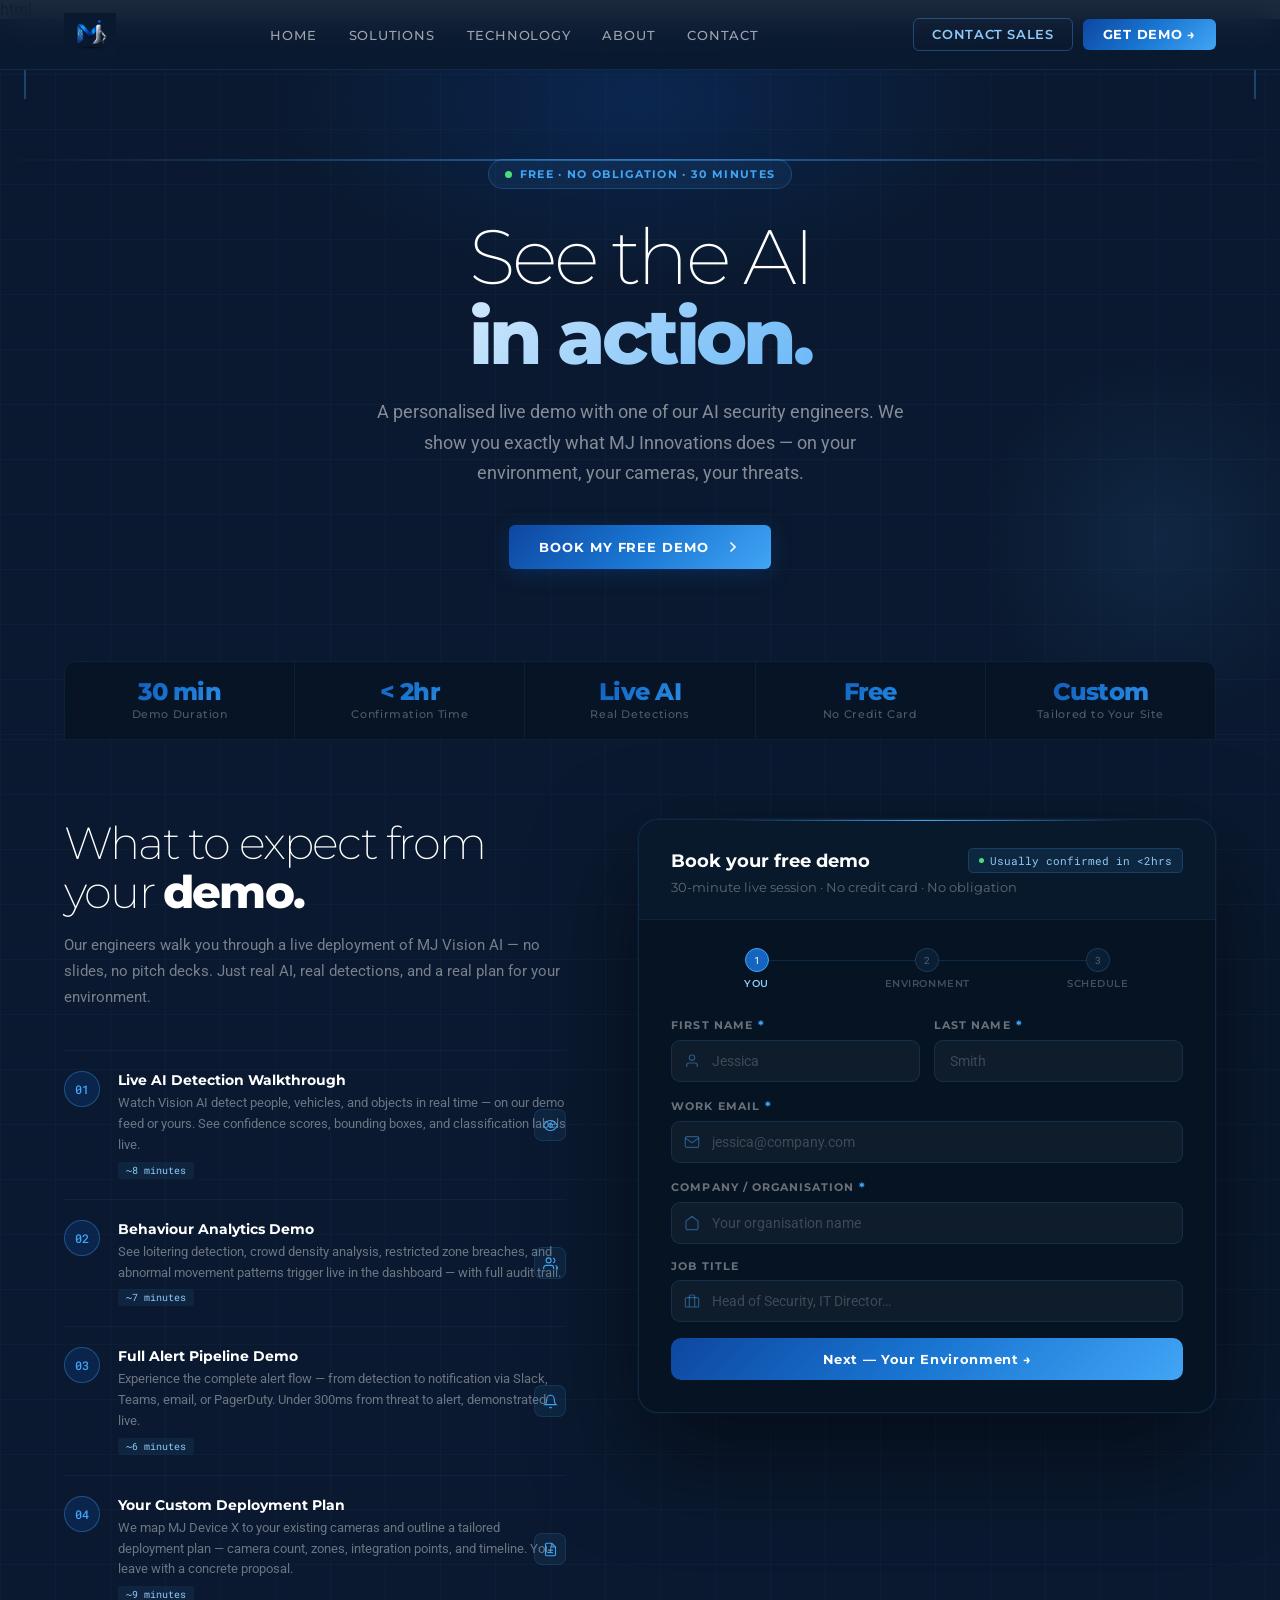
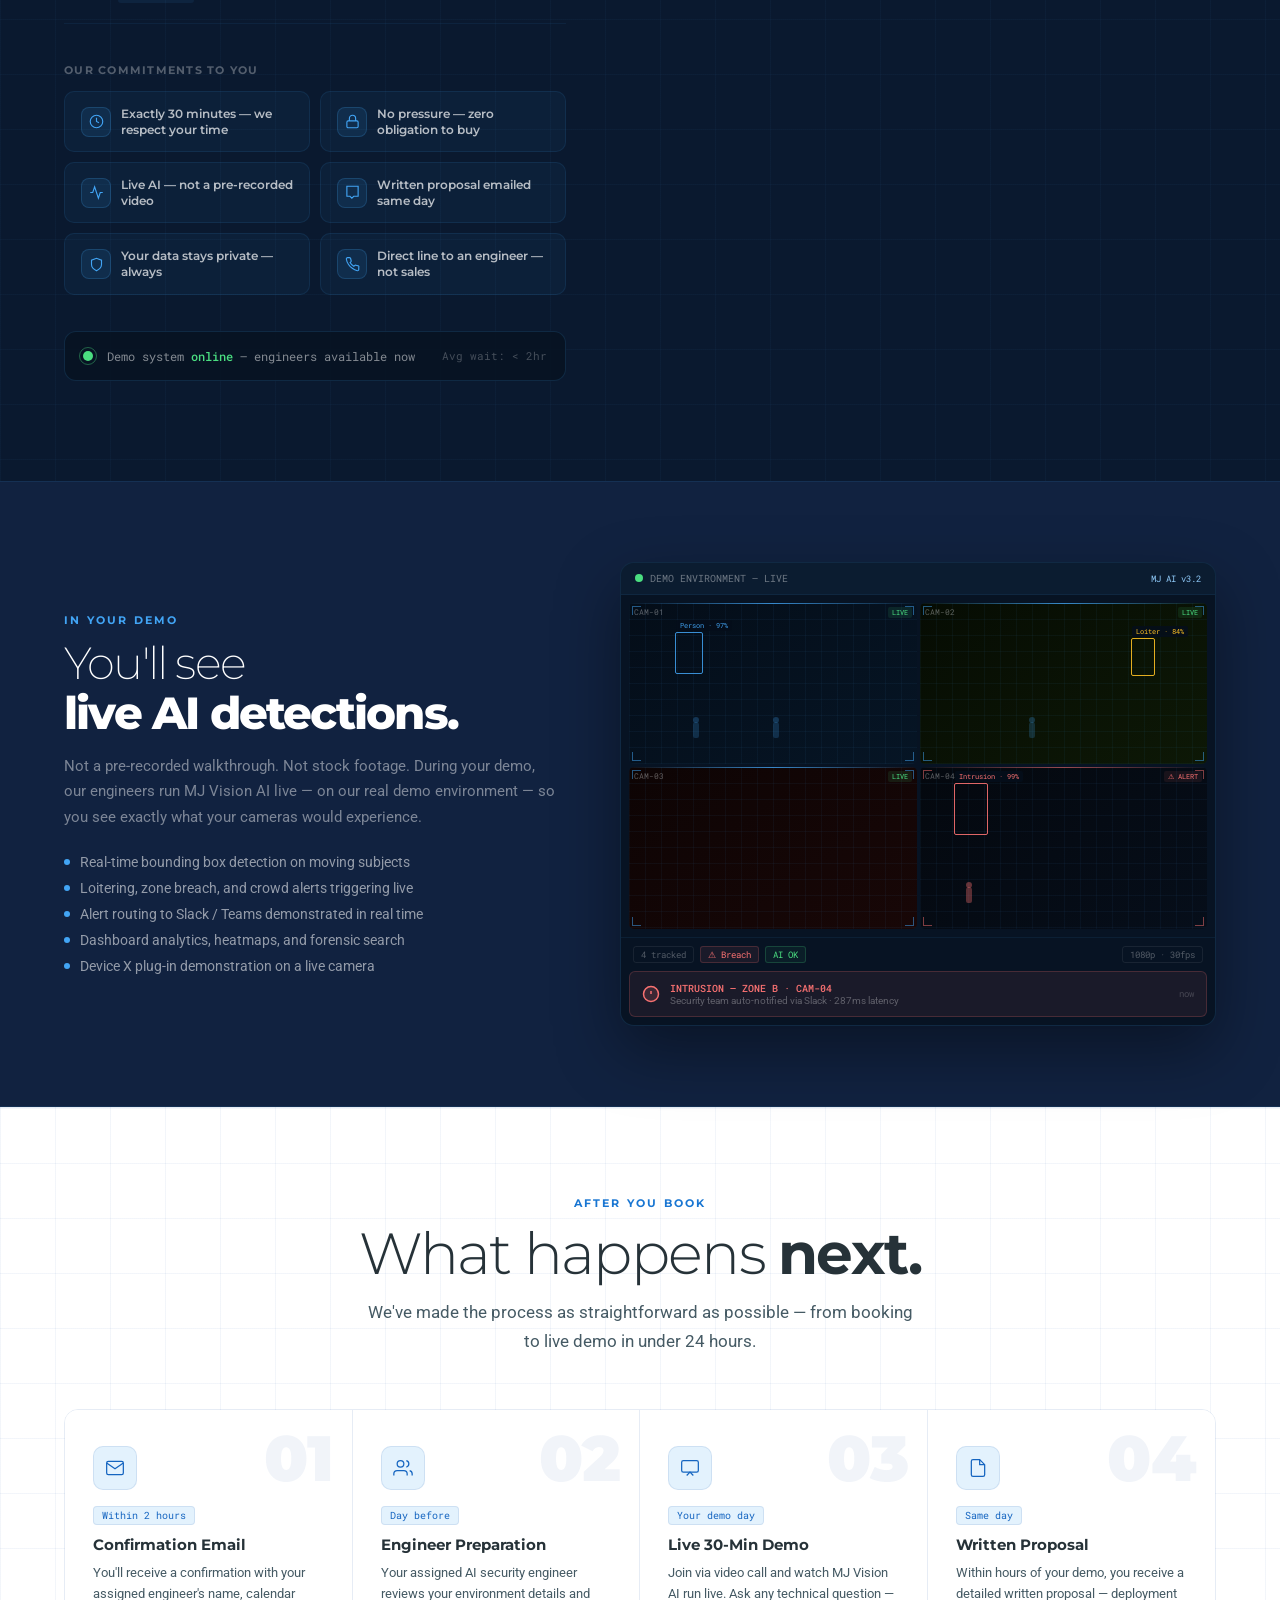
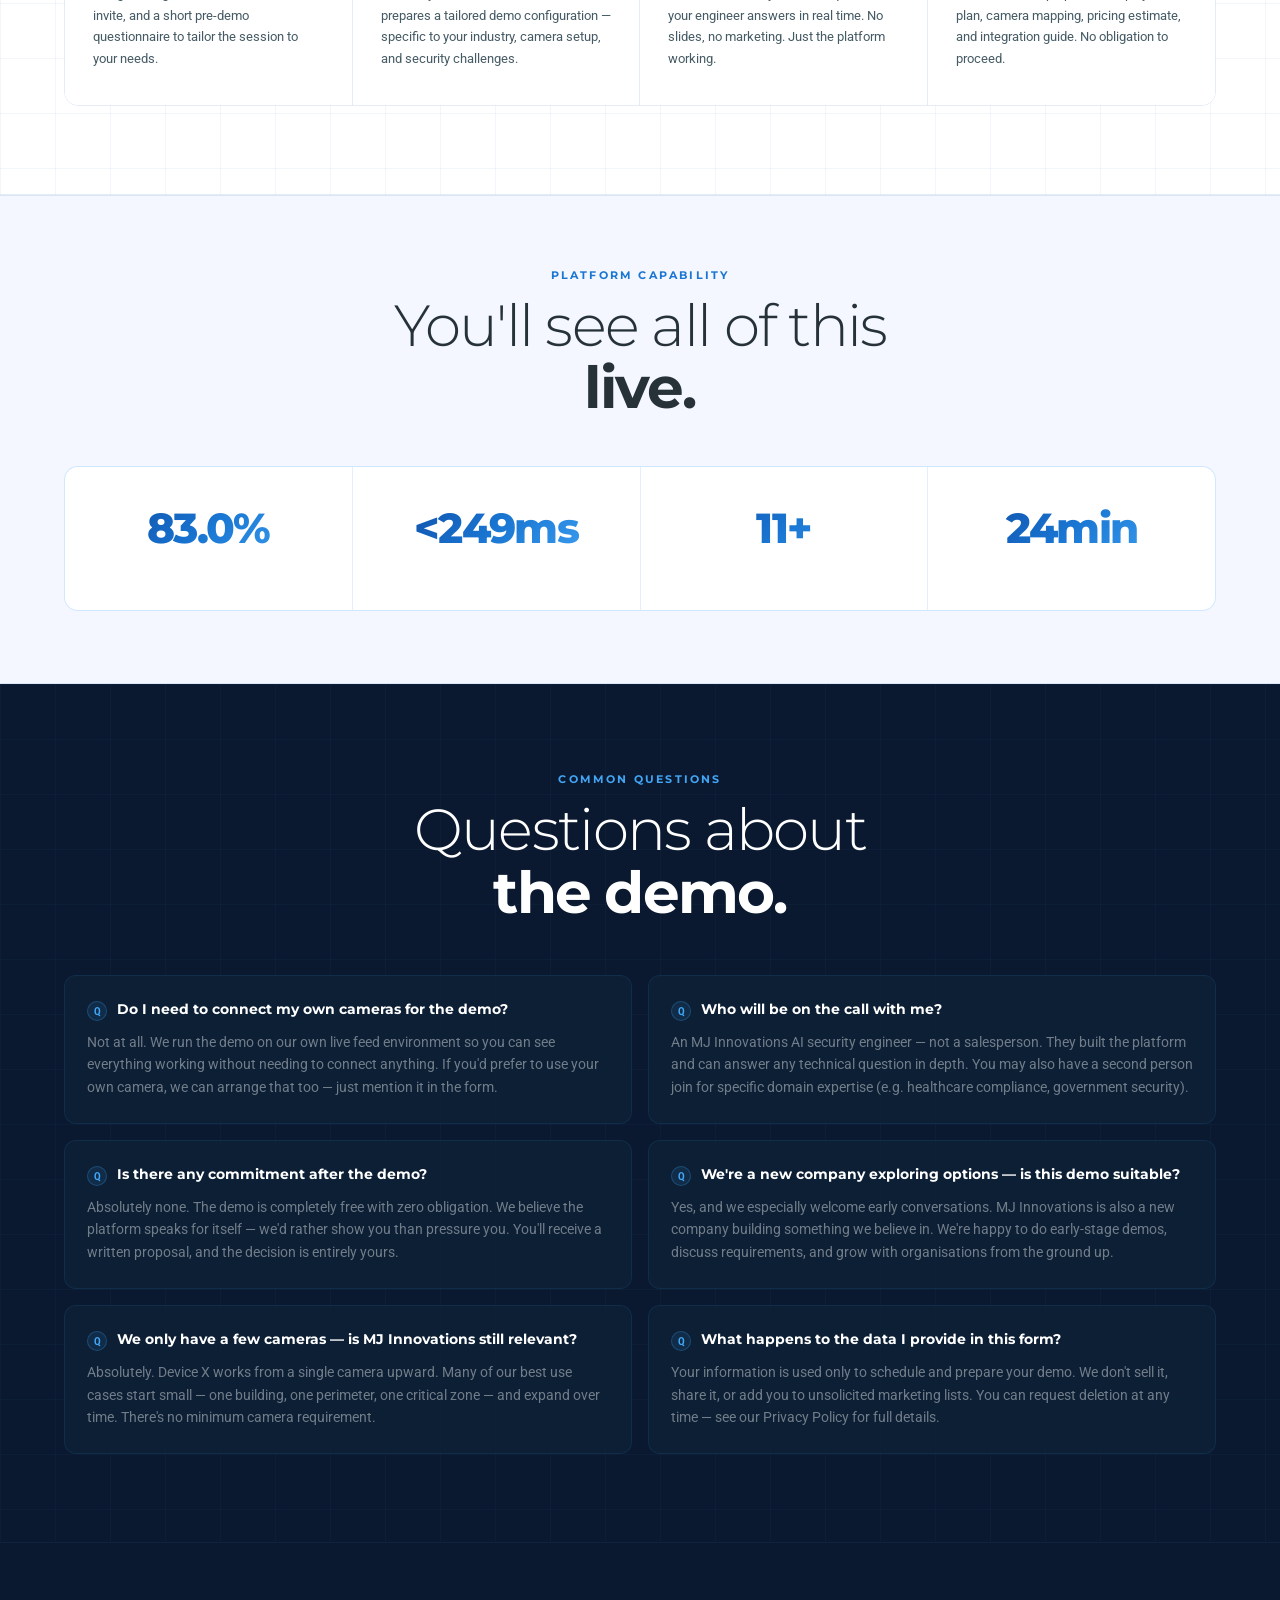
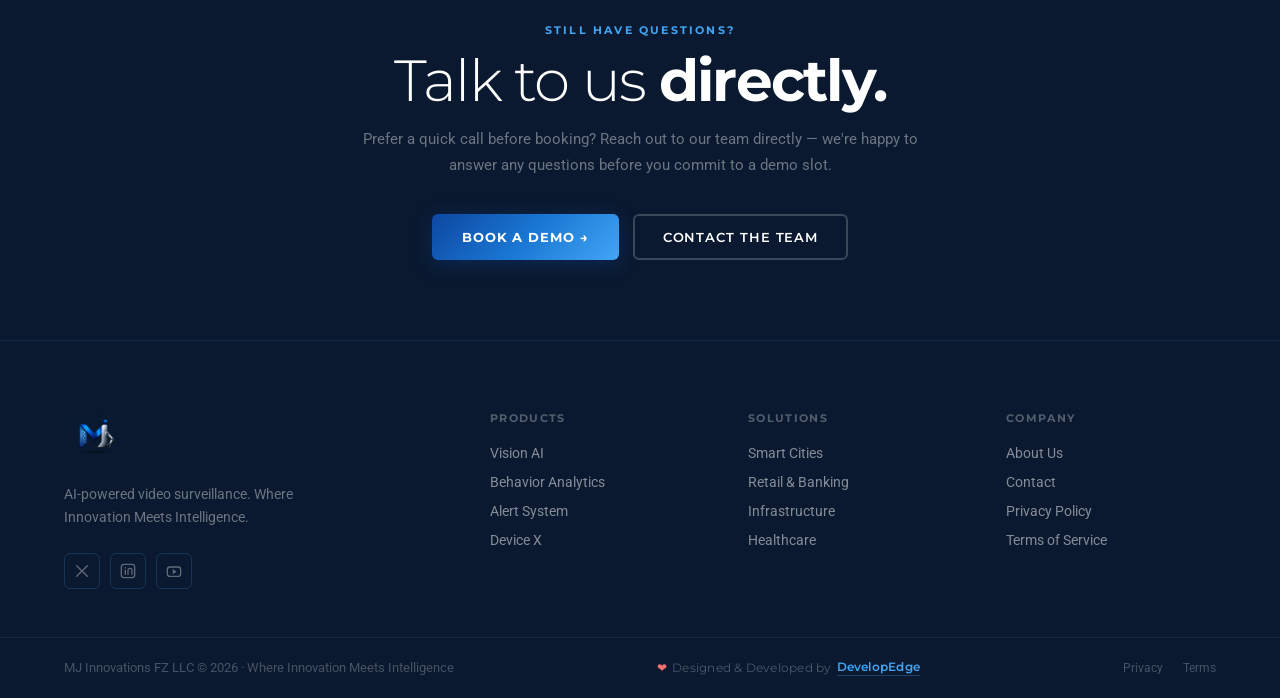
<file: get-demo.html>
html

<!DOCTYPE html>
<html lang="en">
<head>
<meta charset="UTF-8">
<meta name="viewport" content="width=device-width, initial-scale=1.0">
<title>Book a Free Demo — MJ Innovations FZ LLC</title>
<meta name="description" content="Book a personalised 30-minute live demo of MJ Innovations AI video surveillance. See the AI in action on your own cameras.">
<link rel="icon" type="image/svg+xml" href="assets/favicon.svg">
<link rel="stylesheet" href="css/shared.css">
<style>
/* ═══════════════════════════════════════════
   GET DEMO PAGE — dedicated styles
═══════════════════════════════════════════ */

/* ── HERO OVERRIDES ── */
.demo-hero {
  background: var(--navy);
  background-image:
    linear-gradient(rgba(66,165,245,0.04) 1px, transparent 1px),
    linear-gradient(90deg, rgba(66,165,245,0.04) 1px, transparent 1px);
  background-size: 55px 55px;
  padding: 140px 5% 0;
  position: relative; overflow: hidden;
}
.demo-hero-glow-1 {
  position: absolute; top: -120px; left: 50%; transform: translateX(-50%);
  width: 800px; height: 400px; border-radius: 50%;
  background: radial-gradient(ellipse, rgba(13,71,161,0.28) 0%, transparent 65%);
  pointer-events: none;
}
.demo-hero-glow-2 {
  position: absolute; bottom: 0; right: -80px;
  width: 400px; height: 400px; border-radius: 50%;
  background: radial-gradient(circle, rgba(66,165,245,0.1) 0%, transparent 65%);
  pointer-events: none;
}

/* Scan line on hero */
.demo-hero-scan {
  position: absolute; left: 0; right: 0; height: 1.5px;
  background: linear-gradient(90deg, transparent, rgba(66,165,245,0.5), transparent);
  animation: scan-v 10s linear infinite;
}

/* Corner brackets */
.dhc { position: absolute; width: 56px; height: 56px; pointer-events: none; }
.dhc-tl { top: 24px; left: 24px; border-top: 2px solid rgba(66,165,245,0.3); border-left: 2px solid rgba(66,165,245,0.3); }
.dhc-tr { top: 24px; right: 24px; border-top: 2px solid rgba(66,165,245,0.3); border-right: 2px solid rgba(66,165,245,0.3); }

/* Hero text block */
.demo-hero-text {
  text-align: center; max-width: 720px; margin: 0 auto; position: relative; z-index: 2;
}
.demo-hero-badge {
  display: inline-flex; align-items: center; gap: 8px;
  padding: 7px 16px; border-radius: 999px;
  border: 1px solid rgba(66,165,245,0.25); background: rgba(66,165,245,0.08);
  font-family: var(--font-head); font-size: 11px; font-weight: 700;
  letter-spacing: 0.12em; text-transform: uppercase; color: var(--blue-light);
  margin-bottom: 28px;
}
.demo-hero-badge-dot { width: 7px; height: 7px; border-radius: 50%; background: var(--green); animation: pulse 1.5s infinite; }

.demo-hero-text h1 {
  font-family: var(--font-head);
  font-size: clamp(2.6rem, 6vw, 5rem);
  font-weight: 200; letter-spacing: -0.05em; color: #fff; line-height: 1.04;
  margin-bottom: 20px;
}
.demo-hero-text h1 strong {
  font-weight: 800; display: block;
  background: linear-gradient(130deg, #fff 0%, #90CAF9 55%, #42A5F5 100%);
  -webkit-background-clip: text; -webkit-text-fill-color: transparent; background-clip: text;
}
.demo-hero-text p {
  font-size: 1.1rem; color: rgba(255,255,255,0.5); line-height: 1.75;
  max-width: 540px; margin: 0 auto 36px;
}

/* Hero quick stats strip */
.demo-hero-strip {
  display: flex; align-items: center; justify-content: center;
  gap: 0; border-top: 1px solid rgba(66,165,245,0.1);
  border-left: 1px solid rgba(66,165,245,0.1);
  border-right: 1px solid rgba(66,165,245,0.1);
  border-radius: 12px 12px 0 0;
  background: rgba(7,19,35,0.8);
  backdrop-filter: blur(12px);
  margin-top: 52px;
  overflow: hidden;
}
.dhs-item {
  flex: 1; padding: 18px 12px;
  border-right: 1px solid rgba(66,165,245,0.08);
  text-align: center; position: relative;
}
.dhs-item:last-child { border-right: none; }
.dhs-num {
  font-family: var(--font-head); font-size: 1.5rem; font-weight: 800;
  background: var(--accent-grad); -webkit-background-clip: text;
  -webkit-text-fill-color: transparent; background-clip: text;
  letter-spacing: -0.03em; line-height: 1;
}
.dhs-lbl {
  font-family: var(--font-head); font-size: 10.5px; font-weight: 500;
  color: rgba(255,255,255,0.3); letter-spacing: 0.06em; margin-top: 4px;
}

/* ── MAIN FORM SECTION ── */
.demo-main {
  background: var(--navy);
  background-image:
    linear-gradient(rgba(66,165,245,0.04) 1px, transparent 1px),
    linear-gradient(90deg, rgba(66,165,245,0.04) 1px, transparent 1px);
  background-size: 55px 55px;
  padding: 80px 5% 100px;
}
.demo-grid {
  display: grid; grid-template-columns: 1fr 1.15fr;
  gap: 72px; align-items: start;
  max-width: 1200px; margin: 0 auto;
}

/* Left info panel */
.demo-info {}
.demo-info-title {
  font-family: var(--font-head); font-size: clamp(1.8rem,3.5vw,2.8rem);
  font-weight: 200; letter-spacing: -0.04em; color: #fff;
  line-height: 1.1; margin-bottom: 14px;
}
.demo-info-title strong { font-weight: 800; }
.demo-info-sub { font-size: 15px; color: rgba(255,255,255,0.45); line-height: 1.75; margin-bottom: 40px; }

/* Step list */
.demo-steps { display: flex; flex-direction: column; gap: 0; margin-bottom: 40px; }
.demo-step {
  display: flex; gap: 18px; padding: 20px 0;
  border-bottom: 1px solid rgba(66,165,245,0.07);
  transition: background 0.2s; position: relative;
}
.demo-step:first-child { border-top: 1px solid rgba(66,165,245,0.07); }
.demo-step-num {
  width: 36px; height: 36px; border-radius: 50%; flex-shrink: 0;
  background: rgba(13,71,161,0.25); border: 1.5px solid rgba(66,165,245,0.35);
  display: flex; align-items: center; justify-content: center;
  font-family: var(--font-mono); font-size: 12px; font-weight: 500; color: var(--blue-light);
  transition: background 0.2s, border-color 0.2s;
}
.demo-step:hover .demo-step-num { background: rgba(13,71,161,0.5); border-color: var(--blue-light); }
.demo-step-icon {
  position: absolute; right: 0; top: 50%; transform: translateY(-50%);
  width: 32px; height: 32px; border-radius: 8px;
  background: rgba(66,165,245,0.08); border: 1px solid rgba(66,165,245,0.15);
  display: flex; align-items: center; justify-content: center;
}
.demo-step-icon svg { width: 15px; height: 15px; stroke: var(--blue-light); fill: none; stroke-width: 1.8; }
.demo-step-body {}
.demo-step-body h4 { font-family: var(--font-head); font-size: 14px; font-weight: 700; color: #fff; margin-bottom: 4px; }
.demo-step-body p { font-size: 13px; color: rgba(255,255,255,0.4); line-height: 1.6; }
.demo-step-dur { font-family: var(--font-mono); font-size: 10px; color: var(--blue-pale); margin-top: 6px; background: rgba(66,165,245,0.08); padding: 2px 8px; border-radius: 3px; display: inline-block; }

/* Commitment badges */
.demo-commits { display: grid; grid-template-columns: 1fr 1fr; gap: 10px; margin-bottom: 36px; }
.demo-commit {
  background: rgba(66,165,245,0.05); border: 1px solid rgba(66,165,245,0.1);
  border-radius: 10px; padding: 14px 16px;
  display: flex; align-items: center; gap: 10px;
  transition: background 0.2s, border-color 0.2s;
}
.demo-commit:hover { background: rgba(66,165,245,0.1); border-color: rgba(66,165,245,0.25); }
.dc-icon { width: 30px; height: 30px; border-radius: 8px; background: rgba(66,165,245,0.1); border: 1px solid rgba(66,165,245,0.2); display: flex; align-items: center; justify-content: center; flex-shrink: 0; }
.dc-icon svg { width: 15px; height: 15px; stroke: var(--blue-light); fill: none; stroke-width: 1.8; }
.dc-label { font-family: var(--font-head); font-size: 12px; font-weight: 600; color: rgba(255,255,255,0.7); line-height: 1.3; }

/* Live status bar on left */
.demo-live-status {
  background: rgba(7,19,35,0.9); border: 1px solid rgba(66,165,245,0.15);
  border-radius: 12px; padding: 16px 18px;
  display: flex; align-items: center; gap: 14px;
}
.dls-pulse { position: relative; width: 10px; height: 10px; flex-shrink: 0; }
.dls-pulse-core { width: 10px; height: 10px; border-radius: 50%; background: var(--green); }
.dls-pulse-ring {
  position: absolute; inset: -4px; border-radius: 50%;
  border: 1.5px solid var(--green); opacity: 0.4;
  animation: dls-ring 1.5s ease-out infinite;
}
@keyframes dls-ring { 0%{transform:scale(1);opacity:0.5} 100%{transform:scale(2.2);opacity:0} }
.dls-text { font-family: var(--font-mono); font-size: 12px; color: rgba(255,255,255,0.5); }
.dls-text strong { color: var(--green); font-weight: 500; }
.dls-count { margin-left: auto; font-family: var(--font-mono); font-size: 11px; color: rgba(255,255,255,0.25); white-space: nowrap; }

/* ── FORM CARD ── */
.form-card {
  background: rgba(7,19,35,0.95);
  border: 1px solid rgba(66,165,245,0.15);
  border-radius: 20px; overflow: hidden;
  box-shadow: 0 40px 100px rgba(0,0,0,0.5), 0 0 0 1px rgba(66,165,245,0.05);
  position: relative;
}
.form-card::before {
  content: ''; position: absolute; top: -1px; left: 15%; right: 15%; height: 2px;
  background: linear-gradient(90deg, transparent, var(--blue-light), transparent);
}

.form-card-header {
  padding: 28px 32px 24px;
  border-bottom: 1px solid rgba(66,165,245,0.08);
  background: rgba(66,165,245,0.04);
}
.fch-top { display: flex; align-items: center; justify-content: space-between; margin-bottom: 6px; }
.form-card-header h3 { font-family: var(--font-head); font-size: 18px; font-weight: 700; color: #fff; }
.form-timer {
  display: flex; align-items: center; gap: 6px;
  font-family: var(--font-mono); font-size: 11px; color: var(--blue-pale);
  background: rgba(66,165,245,0.1); border: 1px solid rgba(66,165,245,0.2);
  padding: 4px 10px; border-radius: 5px;
}
.form-timer-dot { width: 5px; height: 5px; border-radius: 50%; background: var(--green); animation: pulse 1.5s infinite; }
.form-sub { font-size: 13px; color: rgba(255,255,255,0.35); font-family: var(--font-head); }

/* Form body */
.form-body { padding: 28px 32px 32px; }
.fg { display: flex; flex-direction: column; gap: 7px; margin-bottom: 16px; }
.fg label {
  font-family: var(--font-head); font-size: 10.5px; font-weight: 700;
  letter-spacing: 0.1em; text-transform: uppercase; color: rgba(255,255,255,0.4);
  display: flex; align-items: center; gap: 5px;
}
.fg label .req { color: var(--blue-light); font-size: 13px; }
.fg input, .fg select, .fg textarea {
  background: rgba(255,255,255,0.04); border: 1px solid rgba(66,165,245,0.14);
  border-radius: 9px; padding: 12px 15px;
  font-family: var(--font-body); font-size: 14px; color: #fff; outline: none;
  transition: border-color 0.2s, box-shadow 0.2s, background 0.2s; width: 100%;
}
.fg input:focus, .fg select:focus, .fg textarea:focus {
  border-color: rgba(66,165,245,0.5);
  box-shadow: 0 0 0 3px rgba(66,165,245,0.08);
  background: rgba(66,165,245,0.04);
}
.fg input::placeholder, .fg textarea::placeholder { color: rgba(255,255,255,0.2); }
.fg select {
  appearance: none; cursor: pointer;
  background-image: url("data:image/svg+xml,%3Csvg xmlns='http://www.w3.org/2000/svg' width='12' height='8' viewBox='0 0 12 8'%3E%3Cpath d='M1 1l5 5 5-5' stroke='%2342A5F5' stroke-width='1.5' fill='none'/%3E%3C/svg%3E");
  background-repeat: no-repeat; background-position: right 14px center;
}
.fg select option { background: #0D2137; color: #fff; }
.fg textarea { resize: vertical; min-height: 80px; line-height: 1.6; }

.form-row { display: grid; grid-template-columns: 1fr 1fr; gap: 14px; }

/* Input with icon */
.fg-icon-wrap { position: relative; }
.fg-icon-wrap input { padding-left: 40px; }
.fg-icon {
  position: absolute; left: 13px; top: 50%; transform: translateY(-50%);
  width: 16px; height: 16px; pointer-events: none;
}
.fg-icon svg { width: 16px; height: 16px; stroke: rgba(66,165,245,0.45); fill: none; stroke-width: 1.8; }

/* Progress steps */
.form-progress {
  display: flex; align-items: center; gap: 0;
  margin-bottom: 28px;
}
.fp-step {
  flex: 1; display: flex; flex-direction: column; align-items: center; gap: 6px;
  position: relative;
}
.fp-step:not(:last-child)::after {
  content: ''; position: absolute; top: 12px; left: calc(50% + 12px); right: calc(-50% + 12px);
  height: 1px; background: rgba(66,165,245,0.15);
  transition: background 0.4s;
}
.fp-step.done:not(:last-child)::after { background: rgba(66,165,245,0.5); }
.fp-dot {
  width: 24px; height: 24px; border-radius: 50%;
  background: rgba(66,165,245,0.08); border: 1.5px solid rgba(66,165,245,0.2);
  display: flex; align-items: center; justify-content: center;
  font-family: var(--font-mono); font-size: 10px; color: rgba(255,255,255,0.3);
  transition: all 0.3s; z-index: 1;
}
.fp-step.active .fp-dot { background: var(--blue-mid); border-color: var(--blue-light); color: #fff; }
.fp-step.done .fp-dot { background: rgba(74,222,128,0.2); border-color: var(--green); }
.fp-dot-check { display: none; }
.fp-step.done .fp-dot-check { display: block; }
.fp-step.done .fp-dot-num  { display: none; }
.fp-dot-check svg { width: 10px; height: 10px; stroke: var(--green); fill: none; stroke-width: 3; }
.fp-label { font-family: var(--font-head); font-size: 9.5px; font-weight: 600; letter-spacing: 0.06em; text-transform: uppercase; color: rgba(255,255,255,0.25); transition: color 0.3s; }
.fp-step.active .fp-label { color: var(--blue-pale); }
.fp-step.done .fp-label { color: rgba(74,222,128,0.7); }

/* Form section panels */
.form-section { display: none; }
.form-section.active { display: block; animation: fs-in 0.35s ease; }
@keyframes fs-in { from{opacity:0;transform:translateY(10px)} to{opacity:1;transform:none} }

/* Submit button */
.demo-submit-btn {
  width: 100%; padding: 15px; margin-top: 6px;
  display: flex; align-items: center; justify-content: center; gap: 10px;
  background: var(--accent-grad); border: none; border-radius: 10px;
  font-family: var(--font-head); font-size: 15px; font-weight: 700;
  letter-spacing: 0.07em; text-transform: uppercase; color: #fff;
  cursor: pointer; position: relative; overflow: hidden;
  box-shadow: 0 6px 24px rgba(13,71,161,0.4);
  transition: transform 0.15s, box-shadow 0.2s, opacity 0.2s;
}
.demo-submit-btn:hover { transform: translateY(-2px); box-shadow: 0 10px 32px rgba(13,71,161,0.5); }
.demo-submit-btn:disabled { opacity: 0.6; cursor: not-allowed; transform: none; }
.demo-submit-btn::after {
  content: ''; position: absolute; top: 0; left: -75%; width: 50%; height: 100%;
  background: linear-gradient(90deg,transparent,rgba(255,255,255,0.18),transparent);
  transform: skewX(-20deg);
}
.demo-submit-btn:hover::after { animation: btn-shimmer 0.6s ease forwards; }

/* Nav buttons inside form */
.form-nav { display: flex; gap: 10px; margin-top: 6px; }
.btn-form-back {
  flex: 0 0 auto; padding: 13px 20px; background: rgba(66,165,245,0.08);
  border: 1px solid rgba(66,165,245,0.18); border-radius: 10px;
  font-family: var(--font-head); font-size: 13px; font-weight: 600;
  color: rgba(255,255,255,0.5); cursor: pointer; transition: all 0.2s;
}
.btn-form-back:hover { background: rgba(66,165,245,0.15); color: #fff; }
.btn-form-next {
  flex: 1; padding: 13px 20px; background: var(--accent-grad);
  border: none; border-radius: 10px;
  font-family: var(--font-head); font-size: 13px; font-weight: 700;
  letter-spacing: 0.05em; color: #fff; cursor: pointer;
  transition: opacity 0.2s, transform 0.15s;
}
.btn-form-next:hover { opacity: 0.9; transform: translateY(-1px); }

/* Form note */
.form-note { font-size: 11.5px; color: rgba(255,255,255,0.2); text-align: center; margin-top: 12px; font-family: var(--font-head); display: flex; align-items: center; justify-content: center; gap: 5px; }
.form-note svg { width: 12px; height: 12px; stroke: rgba(66,165,245,0.5); fill: none; stroke-width: 2; flex-shrink: 0; }

/* Success state */
.success-wrap {
  display: none; text-align: center; padding: 40px 32px 48px;
  animation: fs-in 0.5s ease;
}
.success-icon-ring {
  width: 80px; height: 80px; border-radius: 50%; margin: 0 auto 24px;
  background: rgba(74,222,128,0.08); border: 2px solid rgba(74,222,128,0.3);
  display: flex; align-items: center; justify-content: center;
  position: relative;
}
.success-icon-ring::before {
  content: ''; position: absolute; inset: -8px; border-radius: 50%;
  border: 1px solid rgba(74,222,128,0.1);
  animation: dls-ring 2s ease-out infinite;
}
.success-icon-ring svg { width: 36px; height: 36px; stroke: var(--green); fill: none; stroke-width: 2.5; }
.success-wrap h3 { font-family: var(--font-head); font-size: 26px; font-weight: 700; color: #fff; margin-bottom: 12px; }
.success-wrap p { font-size: 14.5px; color: rgba(255,255,255,0.45); line-height: 1.7; margin-bottom: 28px; max-width: 360px; margin-left: auto; margin-right: auto; }
.success-next-steps { display: grid; grid-template-columns: 1fr 1fr 1fr; gap: 10px; margin-top: 28px; }
.sns-box {
  background: rgba(66,165,245,0.06); border: 1px solid rgba(66,165,245,0.12);
  border-radius: 10px; padding: 16px 12px; text-align: center;
}
.sns-num { font-family: var(--font-mono); font-size: 11px; color: var(--blue-light); margin-bottom: 6px; }
.sns-text { font-family: var(--font-head); font-size: 12px; font-weight: 500; color: rgba(255,255,255,0.5); line-height: 1.4; }

/* ── WHAT HAPPENS NEXT ── */
.next-section {
  background: var(--bg-white);
  background-image:
    linear-gradient(rgba(13,71,161,0.05) 1px, transparent 1px),
    linear-gradient(90deg, rgba(13,71,161,0.05) 1px, transparent 1px);
  background-size: 55px 55px;
  border-top: 1px solid var(--border-light);
  border-bottom: 1px solid var(--border-light);
  padding: 88px 5%;
}
.next-grid { display: grid; grid-template-columns: repeat(4,1fr); gap: 0; border: 1px solid var(--border-light); border-radius: 14px; overflow: hidden; margin-top: 52px; }
.next-step {
  padding: 36px 28px; background: var(--bg-white);
  border-right: 1px solid var(--border-light);
  position: relative; overflow: hidden; transition: background 0.2s;
}
.next-step:last-child { border-right: none; }
.next-step:hover { background: var(--blue-tint); }
.next-step::before {
  content: ''; position: absolute; top: 0; left: 0; right: 0; height: 2px;
  background: var(--accent-grad); transform: scaleX(0); transform-origin: left; transition: transform 0.4s ease;
}
.next-step:hover::before { transform: scaleX(1); }
.next-step-big { font-family: var(--font-head); font-size: 4rem; font-weight: 900; color: rgba(13,71,161,0.06); position: absolute; top: 16px; right: 18px; line-height: 1; }
.next-step-icon { width: 44px; height: 44px; border-radius: 10px; background: var(--blue-tint); border: 1px solid var(--border-light); display: flex; align-items: center; justify-content: center; margin-bottom: 16px; }
.next-step-icon svg { width: 20px; height: 20px; stroke: var(--blue-mid); fill: none; stroke-width: 1.5; }
.next-step-time { font-family: var(--font-mono); font-size: 10px; color: var(--blue-mid); background: var(--blue-tint); border: 1px solid var(--border-light); padding: 2px 8px; border-radius: 4px; display: inline-block; margin-bottom: 10px; }
.next-step h4 { font-family: var(--font-head); font-size: 15px; font-weight: 700; margin-bottom: 8px; }
.next-step p { font-size: 13px; color: var(--text-mid); line-height: 1.65; }

/* ── FAQ ── */
.demo-faq-section {
  background: var(--navy);
  background-image:
    linear-gradient(rgba(66,165,245,0.04) 1px, transparent 1px),
    linear-gradient(90deg, rgba(66,165,245,0.04) 1px, transparent 1px);
  background-size: 55px 55px;
  padding: 88px 5%;
}
.demo-faq-grid { display: grid; grid-template-columns: 1fr 1fr; gap: 16px; margin-top: 52px; }
.demo-faq-card {
  background: rgba(13,33,55,0.9); border: 1px solid rgba(66,165,245,0.1);
  border-radius: 12px; padding: 24px 22px; transition: border-color 0.2s;
}
.demo-faq-card:hover { border-color: rgba(66,165,245,0.3); }
.demo-faq-q { font-family: var(--font-head); font-size: 14px; font-weight: 700; color: #fff; margin-bottom: 10px; display: flex; align-items: flex-start; gap: 10px; }
.demo-faq-q-icon { width: 20px; height: 20px; border-radius: 50%; background: rgba(66,165,245,0.1); border: 1px solid rgba(66,165,245,0.25); display: flex; align-items: center; justify-content: center; flex-shrink: 0; margin-top: 1px; font-family: var(--font-mono); font-size: 11px; color: var(--blue-light); }
.demo-faq-a { font-size: 13.5px; color: rgba(255,255,255,0.42); line-height: 1.68; }

/* ── TECH PREVIEW (animated cam demo strip) ── */
.demo-preview-section {
  background: var(--navy3);
  border-top: 1px solid rgba(66,165,245,0.1);
  border-bottom: 1px solid rgba(66,165,245,0.1);
  padding: 80px 5%;
}
.demo-preview-inner { max-width: 1200px; margin: 0 auto; display: grid; grid-template-columns: 1fr 1.2fr; gap: 60px; align-items: center; }
.dpi-text {}
.dpi-text .eyebrow { margin-bottom: 12px; }
.dpi-text h2 { font-family: var(--font-head); font-size: clamp(1.8rem,3.5vw,2.8rem); font-weight: 200; letter-spacing: -0.04em; color: #fff; line-height: 1.1; margin-bottom: 16px; }
.dpi-text h2 strong { font-weight: 800; }
.dpi-text p { font-size: 14.5px; color: rgba(255,255,255,0.45); line-height: 1.75; margin-bottom: 24px; }
.dpi-features { display: flex; flex-direction: column; gap: 10px; }
.dpi-feat { display: flex; align-items: center; gap: 10px; font-size: 13.5px; color: rgba(255,255,255,0.55); }
.dpi-feat-dot { width: 6px; height: 6px; border-radius: 50%; background: var(--blue-light); flex-shrink: 0; }

/* Mini live feed preview */
.dpi-feed { }
.dpi-feed-monitor {
  background: var(--navy4); border: 1px solid rgba(66,165,245,0.15);
  border-radius: 14px; overflow: hidden;
  box-shadow: 0 24px 64px rgba(0,0,0,0.4);
  animation: float-y 7s ease-in-out infinite;
}
.dpi-feed-bar {
  background: rgba(66,165,245,0.06); padding: 9px 14px;
  border-bottom: 1px solid rgba(66,165,245,0.08);
  display: flex; align-items: center; justify-content: space-between;
}
.dpi-feed-title { font-family: var(--font-mono); font-size: 10px; color: rgba(255,255,255,0.4); display: flex; align-items: center; gap: 7px; }
.dpi-feed-status { font-family: var(--font-mono); font-size: 9px; color: var(--blue-pale); }
.dpi-cam-2col { display: grid; grid-template-columns: 1fr 1fr; gap: 3px; padding: 8px; }
.dpi-cam { position: relative; aspect-ratio: 16/9; border-radius: 5px; overflow: hidden; }
.dpi-cam-1 { background: linear-gradient(145deg, #040d18, #061525); }
.dpi-cam-2 { background: linear-gradient(145deg, #060c03, #0d1806); }
.dpi-cam-3 { background: linear-gradient(145deg, #0d0404, #180707); }
.dpi-cam-4 { background: linear-gradient(145deg, #04080e, #060e1a); }
.dpi-cam-noise {
  position: absolute; inset: 0;
  background-image: linear-gradient(rgba(66,165,245,0.05) 1px,transparent 1px),linear-gradient(90deg,rgba(66,165,245,0.05) 1px,transparent 1px);
  background-size: 16px 16px; animation: grid-fade 4s ease-in-out infinite;
}
.dpi-scan { position: absolute; left: 0; right: 0; height: 1px; background: linear-gradient(90deg,transparent,rgba(66,165,245,0.8),transparent); animation: scan-v 2.8s linear infinite; z-index: 3; }
.dpi-cam-num { position: absolute; top: 4px; left: 5px; font-family: var(--font-mono); font-size: 7.5px; color: rgba(255,255,255,0.35); z-index: 4; }
.dpi-cam-live { position: absolute; top: 4px; right: 5px; font-family: var(--font-mono); font-size: 7px; color: var(--green); background: rgba(74,222,128,0.1); padding: 1px 4px; border-radius: 2px; z-index: 4; }
.dpi-cam-alert { position: absolute; top: 4px; right: 5px; font-family: var(--font-mono); font-size: 7px; color: var(--red); background: var(--red-bg); padding: 1px 4px; border-radius: 2px; z-index: 4; animation: det-pulse 1s ease-in-out infinite; }
.dpi-dbox { position: absolute; border: 1.5px solid rgba(66,165,245,0.85); border-radius: 2px; animation: det-pulse 2.2s ease-in-out infinite; z-index: 5; }
.dpi-dbox.red { border-color: rgba(248,113,113,0.9); animation: blink-border 1s ease-in-out infinite; }
.dpi-dbox.yellow { border-color: rgba(251,191,36,0.9); }
.dpi-dbox-label { position: absolute; top: -13px; left: 0; font-family: var(--font-mono); font-size: 7px; color: rgba(66,165,245,0.95); background: rgba(5,14,26,0.9); padding: 1px 4px; white-space: nowrap; border-radius: 2px; }
.dpi-dbox.red .dpi-dbox-label { color: var(--red); }
.dpi-dbox.yellow .dpi-dbox-label { color: var(--amber); }
.dpi-sil { position: absolute; bottom: 16%; z-index: 2; width: 6px; height: 16px; background: rgba(66,165,245,0.2); border-radius: 3px 3px 2px 2px; }
.dpi-sil::before { content:''; position: absolute; top: -5px; left: 0; width: 6px; height: 6px; border-radius: 50%; background: rgba(66,165,245,0.25); }
.dpi-sil.threat { background: rgba(248,113,113,0.35); }
.dpi-sil.threat::before { background: rgba(248,113,113,0.4); }
.dpi-cc-tl { position:absolute;top:3px;left:3px;width:9px;height:9px;border-top:1px solid rgba(66,165,245,0.5);border-left:1px solid rgba(66,165,245,0.5);z-index:4; }
.dpi-cc-tr { position:absolute;top:3px;right:3px;width:9px;height:9px;border-top:1px solid rgba(66,165,245,0.5);border-right:1px solid rgba(66,165,245,0.5);z-index:4; }
.dpi-cc-bl { position:absolute;bottom:3px;left:3px;width:9px;height:9px;border-bottom:1px solid rgba(66,165,245,0.5);border-left:1px solid rgba(66,165,245,0.5);z-index:4; }
.dpi-cc-br { position:absolute;bottom:3px;right:3px;width:9px;height:9px;border-bottom:1px solid rgba(66,165,245,0.5);border-right:1px solid rgba(66,165,245,0.5);z-index:4; }
.dpi-cc-tl.red,.dpi-cc-tr.red,.dpi-cc-bl.red,.dpi-cc-br.red { border-color:rgba(248,113,113,0.5); }
.dpi-feed-footer { padding: 8px 12px; border-top: 1px solid rgba(66,165,245,0.08); display: flex; gap: 6px; flex-wrap: wrap; align-items: center; }
.dpi-chip { font-family: var(--font-mono); font-size: 9px; color: rgba(255,255,255,0.3); padding: 2px 7px; border: 1px solid rgba(255,255,255,0.07); border-radius: 3px; }
.dpi-chip.alert { color: var(--red); border-color: var(--red-border); background: var(--red-bg); }
.dpi-chip.ok { color: var(--green); border-color: rgba(74,222,128,0.2); background: rgba(74,222,128,0.05); }
.dpi-alert-row { margin: 0 8px 8px; background: var(--red-bg); border: 1px solid var(--red-border); border-radius: 6px; padding: 10px 12px; display: flex; align-items: center; gap: 10px; }
.dpi-alert-icon { width: 18px; height: 18px; flex-shrink: 0; }
.dpi-alert-icon svg { width: 18px; height: 18px; stroke: var(--red); fill: rgba(248,113,113,0.15); stroke-width: 2; }
.dpi-alert-text .dpi-alert-title { font-family: var(--font-mono); font-size: 10px; color: var(--red); font-weight: 500; }
.dpi-alert-text .dpi-alert-sub { font-size: 10px; color: rgba(255,255,255,0.3); }
.dpi-alert-time { margin-left: auto; font-family: var(--font-mono); font-size: 9px; color: rgba(255,255,255,0.2); }

/* ── CTA strip at bottom ── */
.demo-bottom-cta {
  background: var(--navy); padding: 80px 5%; text-align: center;
  border-top: 1px solid rgba(66,165,245,0.08);
}

/* ── RESPONSIVE ── */
@media (max-width: 1024px) {
  .demo-grid { grid-template-columns: 1fr; gap: 52px; }
  .next-grid { grid-template-columns: 1fr 1fr; }
  .next-step:not(:nth-child(2)):not(:nth-child(4)) { border-right: 1px solid var(--border-light); }
  .next-step:nth-child(2) { border-right: none; }
  .demo-preview-inner { grid-template-columns: 1fr; }
  .dpi-feed { display: none; }
  .demo-faq-grid { grid-template-columns: 1fr; }
}
@media (max-width: 768px) {
  .demo-hero { padding: 120px 5% 0; }
  .demo-hero-strip { display: none; }
  .demo-info-title { font-size: 2rem; }
  .demo-commits { grid-template-columns: 1fr; }
  .next-grid { grid-template-columns: 1fr; border-radius: 12px; }
  .next-step { border-right: none !important; border-bottom: 1px solid var(--border-light); }
  .next-step:last-child { border-bottom: none; }
  .success-next-steps { grid-template-columns: 1fr; }
  .demo-hero-text h1 { font-size: 2.4rem; }
}
@media (max-width: 480px) {
  .form-row { grid-template-columns: 1fr; }
  .form-body { padding: 20px; }
  .form-card-header { padding: 20px; }
  .demo-hero-text h1 { font-size: 2rem; }
  .dhs-num { font-size: 1.2rem; }
}
</style>
</head>
<body>

<!-- NAV -->
<nav id="main-nav">
  <a href="index.html" class="nav-logo-wrap"><img src="assets/Logo_Final.png" alt="MJ Innovations FZ LLC"></a>
  <ul class="nav-links">
    <li><a href="index.html">Home</a></li>
    <li><a href="solutions.html">Solutions</a></li>
    <li><a href="technology.html">Technology</a></li>
    <li><a href="about.html">About</a></li>
    <li><a href="contact.html">Contact</a></li>
  </ul>
  <div class="nav-cta-group">
    <button class="btn-nav-outline" onclick="location.href='contact.html'">Contact Sales</button>
    <button class="btn-nav-fill" onclick="location.href='get-demo.html'">Get Demo →</button>
  </div>
  <button class="nav-hamburger" id="hamburger"><span></span><span></span><span></span></button>
</nav>
<div class="nav-drawer" id="drawer">
  <a href="index.html">Home</a><a href="solutions.html">Solutions</a>
  <a href="technology.html">Technology</a><a href="about.html">About</a><a href="contact.html">Contact</a>
  <div class="drawer-cta"><button class="btn-primary" style="width:100%;justify-content:center" onclick="location.href='get-demo.html'">Get a Demo →</button></div>
</div>

<!-- ═══ HERO ══════════════════════════════════════ -->
<div class="demo-hero">
  <div class="demo-hero-glow-1"></div>
  <div class="demo-hero-glow-2"></div>
  <div class="demo-hero-scan"></div>
  <div class="dhc dhc-tl"></div>
  <div class="dhc dhc-tr"></div>

  <div class="demo-hero-text fade-up">
    <div class="demo-hero-badge">
      <span class="demo-hero-badge-dot"></span>
      Free · No obligation · 30 minutes
    </div>
    <h1>
      See the AI
      <strong>in action.</strong>
    </h1>
    <p>A personalised live demo with one of our AI security engineers. We show you exactly what MJ Innovations does — on your environment, your cameras, your threats.</p>
    <a href="#demo-form-anchor" class="btn-primary" style="display:inline-flex;margin-bottom:40px">
      Book My Free Demo
      <svg viewBox="0 0 24 24" width="16" height="16" fill="none" stroke="currentColor" stroke-width="2.5" stroke-linecap="round" style="margin-left:6px"><polyline points="9 18 15 12 9 6"/></svg>
    </a>
  </div>

  <!-- Stats strip -->
  <div class="demo-hero-strip fade-up" style="transition-delay:0.15s">
    <div class="dhs-item"><div class="dhs-num">30 min</div><div class="dhs-lbl">Demo Duration</div></div>
    <div class="dhs-item"><div class="dhs-num">&lt; 2hr</div><div class="dhs-lbl">Confirmation Time</div></div>
    <div class="dhs-item"><div class="dhs-num">Live AI</div><div class="dhs-lbl">Real Detections</div></div>
    <div class="dhs-item"><div class="dhs-num">Free</div><div class="dhs-lbl">No Credit Card</div></div>
    <div class="dhs-item"><div class="dhs-num">Custom</div><div class="dhs-lbl">Tailored to Your Site</div></div>
  </div>
</div>

<!-- ═══ TECH PREVIEW + FORM ════════════════════════ -->
<div class="demo-main" id="demo-form-anchor">
  <div class="demo-grid">

    <!-- LEFT — info panel -->
    <div class="demo-info fade-up">
      <h2 class="demo-info-title">What to expect from your <strong>demo.</strong></h2>
      <p class="demo-info-sub">Our engineers walk you through a live deployment of MJ Vision AI — no slides, no pitch decks. Just real AI, real detections, and a real plan for your environment.</p>

      <!-- Step list -->
      <div class="demo-steps">
        <div class="demo-step">
          <div class="demo-step-num">01</div>
          <div class="demo-step-body">
            <h4>Live AI Detection Walkthrough</h4>
            <p>Watch Vision AI detect people, vehicles, and objects in real time — on our demo feed or yours. See confidence scores, bounding boxes, and classification labels live.</p>
            <span class="demo-step-dur">~8 minutes</span>
          </div>
          <div class="demo-step-icon"><svg viewBox="0 0 24 24"><circle cx="12" cy="12" r="3"/><path d="M1 12s4-8 11-8 11 8 11 8-4 8-11 8-11-8-11-8z"/></svg></div>
        </div>
        <div class="demo-step">
          <div class="demo-step-num">02</div>
          <div class="demo-step-body">
            <h4>Behaviour Analytics Demo</h4>
            <p>See loitering detection, crowd density analysis, restricted zone breaches, and abnormal movement patterns trigger live in the dashboard — with full audit trail.</p>
            <span class="demo-step-dur">~7 minutes</span>
          </div>
          <div class="demo-step-icon"><svg viewBox="0 0 24 24"><path d="M17 21v-2a4 4 0 0 0-4-4H5a4 4 0 0 0-4 4v2"/><circle cx="9" cy="7" r="4"/><path d="M23 21v-2a4 4 0 0 0-3-3.87M16 3.13a4 4 0 0 1 0 7.75"/></svg></div>
        </div>
        <div class="demo-step">
          <div class="demo-step-num">03</div>
          <div class="demo-step-body">
            <h4>Full Alert Pipeline Demo</h4>
            <p>Experience the complete alert flow — from detection to notification via Slack, Teams, email, or PagerDuty. Under 300ms from threat to alert, demonstrated live.</p>
            <span class="demo-step-dur">~6 minutes</span>
          </div>
          <div class="demo-step-icon"><svg viewBox="0 0 24 24"><path d="M18 8A6 6 0 0 0 6 8c0 7-3 9-3 9h18s-3-2-3-9"/><path d="M13.73 21a2 2 0 0 1-3.46 0"/></svg></div>
        </div>
        <div class="demo-step">
          <div class="demo-step-num">04</div>
          <div class="demo-step-body">
            <h4>Your Custom Deployment Plan</h4>
            <p>We map MJ Device X to your existing cameras and outline a tailored deployment plan — camera count, zones, integration points, and timeline. You leave with a concrete proposal.</p>
            <span class="demo-step-dur">~9 minutes</span>
          </div>
          <div class="demo-step-icon"><svg viewBox="0 0 24 24"><path d="M14 2H6a2 2 0 0 0-2 2v16a2 2 0 0 0 2 2h12a2 2 0 0 0 2-2V8z"/><polyline points="14 2 14 8 20 8"/><line x1="16" y1="13" x2="8" y2="13"/><line x1="16" y1="17" x2="8" y2="17"/></svg></div>
        </div>
      </div>

      <!-- Commitment boxes -->
      <div style="font-family:var(--font-head);font-size:10.5px;font-weight:700;letter-spacing:.12em;text-transform:uppercase;color:rgba(255,255,255,.3);margin-bottom:14px">Our commitments to you</div>
      <div class="demo-commits">
        <div class="demo-commit">
          <div class="dc-icon"><svg viewBox="0 0 24 24"><circle cx="12" cy="12" r="10"/><polyline points="12 6 12 12 16 14"/></svg></div>
          <div class="dc-label">Exactly 30 minutes — we respect your time</div>
        </div>
        <div class="demo-commit">
          <div class="dc-icon"><svg viewBox="0 0 24 24"><rect x="3" y="11" width="18" height="11" rx="2"/><path d="M7 11V7a5 5 0 0 1 10 0v4"/></svg></div>
          <div class="dc-label">No pressure — zero obligation to buy</div>
        </div>
        <div class="demo-commit">
          <div class="dc-icon"><svg viewBox="0 0 24 24"><polyline points="22 12 18 12 15 21 9 3 6 12 2 12"/></svg></div>
          <div class="dc-label">Live AI — not a pre-recorded video</div>
        </div>
        <div class="demo-commit">
          <div class="dc-icon"><svg viewBox="0 0 24 24"><path d="M21 2H3v16h5l3 3 3-3h7V2z"/></svg></div>
          <div class="dc-label">Written proposal emailed same day</div>
        </div>
        <div class="demo-commit">
          <div class="dc-icon"><svg viewBox="0 0 24 24"><path d="M12 22s8-4 8-10V5l-8-3-8 3v7c0 6 8 10 8 10z"/></svg></div>
          <div class="dc-label">Your data stays private — always</div>
        </div>
        <div class="demo-commit">
          <div class="dc-icon"><svg viewBox="0 0 24 24"><path d="M22 16.92v3a2 2 0 0 1-2.18 2A19.79 19.79 0 0 1 11.64 18a19.5 19.5 0 0 1-6-6A19.79 19.79 0 0 1 2.12 3.18 2 2 0 0 1 4.11 1h3a2 2 0 0 1 2 1.72c.127.96.361 1.903.7 2.81a2 2 0 0 1-.45 2.11L8.09 8.91a16 16 0 0 0 6 6l1.27-1.27a2 2 0 0 1 2.11-.45c.907.339 1.85.573 2.81.7A2 2 0 0 1 22 16.92z"/></svg></div>
          <div class="dc-label">Direct line to an engineer — not sales</div>
        </div>
      </div>

      <!-- Live request counter -->
      <div class="demo-live-status">
        <div class="dls-pulse">
          <div class="dls-pulse-core"></div>
          <div class="dls-pulse-ring"></div>
        </div>
        <div class="dls-text">Demo system <strong>online</strong> — engineers available now</div>
        <div class="dls-count" id="demo-queue-count">Avg wait: &lt; 2hr</div>
      </div>
    </div>

    <!-- RIGHT — multi-step form -->
    <div class="scale-in" style="transition-delay:0.15s">
      <div class="form-card" id="demo-form-card">

        <div class="form-card-header">
          <div class="fch-top">
            <h3>Book your free demo</h3>
            <div class="form-timer"><span class="form-timer-dot"></span> Usually confirmed in &lt;2hrs</div>
          </div>
          <div class="form-sub">30-minute live session · No credit card · No obligation</div>
        </div>

        <!-- Form body (multi-step) -->
        <div class="form-body" id="form-body-main">

          <!-- Progress -->
          <div class="form-progress" id="form-progress">
            <div class="fp-step active" id="fp-1">
              <div class="fp-dot"><span class="fp-dot-num">1</span><span class="fp-dot-check"><svg viewBox="0 0 12 12"><polyline points="2,6 5,9 10,3"/></svg></span></div>
              <div class="fp-label">You</div>
            </div>
            <div class="fp-step" id="fp-2">
              <div class="fp-dot"><span class="fp-dot-num">2</span><span class="fp-dot-check"><svg viewBox="0 0 12 12"><polyline points="2,6 5,9 10,3"/></svg></span></div>
              <div class="fp-label">Environment</div>
            </div>
            <div class="fp-step" id="fp-3">
              <div class="fp-dot"><span class="fp-dot-num">3</span><span class="fp-dot-check"><svg viewBox="0 0 12 12"><polyline points="2,6 5,9 10,3"/></svg></span></div>
              <div class="fp-label">Schedule</div>
            </div>
          </div>

          <form id="demo-form" onsubmit="handleDemo(event)">
            <input type="text" name="_honey" style="display:none" tabindex="-1" autocomplete="off">

            <!-- STEP 1 — Personal details -->
            <div class="form-section active" id="fs-1">
              <div class="form-row">
                <div class="fg">
                  <label>First Name <span class="req">*</span></label>
                  <div class="fg-icon-wrap">
                    <div class="fg-icon"><svg viewBox="0 0 24 24"><path d="M20 21v-2a4 4 0 0 0-4-4H8a4 4 0 0 0-4 4v2"/><circle cx="12" cy="7" r="4"/></svg></div>
                    <input type="text" name="first_name" placeholder="Jessica" required>
                  </div>
                </div>
                <div class="fg">
                  <label>Last Name <span class="req">*</span></label>
                  <input type="text" name="last_name" placeholder="Smith" required>
                </div>
              </div>
              <div class="fg">
                <label>Work Email <span class="req">*</span></label>
                <div class="fg-icon-wrap">
                  <div class="fg-icon"><svg viewBox="0 0 24 24"><path d="M4 4h16c1.1 0 2 .9 2 2v12c0 1.1-.9 2-2 2H4c-1.1 0-2-.9-2-2V6c0-1.1.9-2 2-2z"/><polyline points="22,6 12,13 2,6"/></svg></div>
                  <input type="email" name="email" placeholder="jessica@company.com" required>
                </div>
              </div>
              <div class="fg">
                <label>Company / Organisation <span class="req">*</span></label>
                <div class="fg-icon-wrap">
                  <div class="fg-icon"><svg viewBox="0 0 24 24"><path d="M3 9l9-7 9 7v11a2 2 0 0 1-2 2H5a2 2 0 0 1-2-2z"/></svg></div>
                  <input type="text" name="company" placeholder="Your organisation name" required>
                </div>
              </div>
              <div class="fg">
                <label>Job Title</label>
                <div class="fg-icon-wrap">
                  <div class="fg-icon"><svg viewBox="0 0 24 24"><rect x="2" y="7" width="20" height="14" rx="2"/><path d="M16 21V5a2 2 0 0 0-2-2h-4a2 2 0 0 0-2 2v16"/></svg></div>
                  <input type="text" name="job_title" placeholder="Head of Security, IT Director…">
                </div>
              </div>
              <div class="form-nav">
                <button type="button" class="btn-form-next" style="flex:1" onclick="goStep(2)">Next — Your Environment →</button>
              </div>
            </div>

            <!-- STEP 2 — Environment details -->
            <div class="form-section" id="fs-2">
              <div class="fg">
                <label>Number of Cameras <span class="req">*</span></label>
                <select name="camera_range" required>
                  <option value="" disabled selected>Select camera count range</option>
                  <option>1–10 cameras</option>
                  <option>11–50 cameras</option>
                  <option>51–200 cameras</option>
                  <option>200–1,000 cameras</option>
                  <option>1,000+ cameras</option>
                </select>
              </div>
              <div class="fg">
                <label>Industry / Sector <span class="req">*</span></label>
                <select name="industry" required>
                  <option value="" disabled selected>Select your industry</option>
                  <option>Smart Cities / Government</option>
                  <option>Airports &amp; Transit</option>
                  <option>Retail &amp; Banking</option>
                  <option>Healthcare &amp; Medical</option>
                  <option>Manufacturing &amp; Industrial</option>
                  <option>Education</option>
                  <option>Logistics &amp; Warehousing</option>
                  <option>Hospitality</option>
                  <option>Other</option>
                </select>
              </div>
              <div class="fg">
                <label>Existing Camera Type</label>
                <select name="camera_type">
                  <option value="" disabled selected>Select camera type (optional)</option>
                  <option>IP / Network cameras (ONVIF)</option>
                  <option>Analog CCTV</option>
                  <option>PTZ cameras</option>
                  <option>Thermal / IR cameras</option>
                  <option>Mix of camera types</option>
                  <option>Not sure</option>
                </select>
              </div>
              <div class="fg">
                <label>Primary Security Challenge</label>
                <textarea name="challenge" placeholder="e.g. We have 30 cameras but can only monitor 2 at once. We need to detect intruders at night on our perimeter…" rows="3"></textarea>
              </div>
              <div class="form-nav">
                <button type="button" class="btn-form-back" onclick="goStep(1)">← Back</button>
                <button type="button" class="btn-form-next" onclick="goStep(3)">Next — Schedule →</button>
              </div>
            </div>

            <!-- STEP 3 — Schedule -->
            <div class="form-section" id="fs-3">
              <div class="fg">
                <label>Preferred Time Slot <span class="req">*</span></label>
                <select name="preferred_time" required>
                  <option value="" disabled selected>Select your preference</option>
                  <option>Morning — 9:00am–12:00pm GST</option>
                  <option>Afternoon — 12:00pm–5:00pm GST</option>
                  <option>Evening — 5:00pm–8:00pm GST</option>
                  <option>Flexible — any time works</option>
                </select>
              </div>
              <div class="fg">
                <label>Preferred Days</label>
                <select name="preferred_days">
                  <option value="" disabled selected>Select preferred days</option>
                  <option>Weekdays (Mon–Fri)</option>
                  <option>Any day including weekends</option>
                  <option>This week if possible</option>
                  <option>Next week</option>
                  <option>Flexible</option>
                </select>
              </div>
              <div class="fg">
                <label>Demo Format</label>
                <select name="demo_format">
                  <option value="" disabled selected>How would you like to join?</option>
                  <option>Video call (Google Meet / Zoom)</option>
                  <option>Microsoft Teams</option>
                  <option>Phone call</option>
                  <option>On-site visit (UAE / GCC)</option>
                </select>
              </div>
              <div class="fg">
                <label>Anything else for us to know?</label>
                <textarea name="notes" placeholder="e.g. Please involve a technical engineer. We currently use Milestone VMS…" rows="3"></textarea>
              </div>

              <!-- Final submit -->
              <div class="form-nav">
                <button type="button" class="btn-form-back" onclick="goStep(2)">← Back</button>
                <button type="submit" class="btn-form-next demo-submit-btn" id="demo-submit-btn" style="flex:2">
                  <svg viewBox="0 0 24 24" width="16" height="16" fill="none" stroke="currentColor" stroke-width="2.5" stroke-linecap="round"><path d="M22 11.08V12a10 10 0 1 1-5.93-9.14"/><polyline points="22 4 12 14.01 9 11.01"/></svg>
                  Book My Free Demo
                </button>
              </div>
              <p class="form-note">
                <svg viewBox="0 0 24 24"><rect x="3" y="11" width="18" height="11" rx="2"/><path d="M7 11V7a5 5 0 0 1 10 0v4"/></svg>
                Your data is secure. We never share your information with third parties.
              </p>
            </div>

          </form>
        </div>

        <!-- Success state -->
        <div class="success-wrap" id="demo-success">
          <div class="success-icon-ring">
            <svg viewBox="0 0 24 24"><polyline points="20 6 9 17 4 12"/></svg>
          </div>
          <h3>Demo Booked! 🎉</h3>
          <p>One of our AI security engineers will reach out within 2 hours to confirm your session time. Check your email for a calendar invite.</p>
          <div style="display:flex;gap:12px;justify-content:center;flex-wrap:wrap;margin-top:4px">
            <button class="btn-primary" onclick="location.href='technology.html'" style="font-size:13px;padding:12px 22px">Explore Technology →</button>
            <button class="btn-secondary-light" onclick="location.href='solutions.html'" style="font-size:13px;padding:11px 22px">View Solutions</button>
          </div>
          <div class="success-next-steps">
            <div class="sns-box"><div class="sns-num">STEP 1</div><div class="sns-text">Engineer reviews your requirements</div></div>
            <div class="sns-box"><div class="sns-num">STEP 2</div><div class="sns-text">Calendar invite sent to your email</div></div>
            <div class="sns-box"><div class="sns-num">STEP 3</div><div class="sns-text">30-min live demo — you see everything</div></div>
          </div>
        </div>

      </div><!-- /form-card -->
    </div><!-- /right col -->

  </div><!-- /demo-grid -->
</div><!-- /demo-main -->

<!-- ═══ AI PREVIEW + LEFT TEXT ════════════════════ -->
<div class="demo-preview-section">
  <div class="demo-preview-inner">
    <div class="dpi-text fade-up">
      <div class="eyebrow eyebrow-light">In Your Demo</div>
      <h2>You'll see<br><strong>live AI detections.</strong></h2>
      <p>Not a pre-recorded walkthrough. Not stock footage. During your demo, our engineers run MJ Vision AI live — on our real demo environment — so you see exactly what your cameras would experience.</p>
      <div class="dpi-features">
        <div class="dpi-feat"><span class="dpi-feat-dot"></span>Real-time bounding box detection on moving subjects</div>
        <div class="dpi-feat"><span class="dpi-feat-dot"></span>Loitering, zone breach, and crowd alerts triggering live</div>
        <div class="dpi-feat"><span class="dpi-feat-dot"></span>Alert routing to Slack / Teams demonstrated in real time</div>
        <div class="dpi-feat"><span class="dpi-feat-dot"></span>Dashboard analytics, heatmaps, and forensic search</div>
        <div class="dpi-feat"><span class="dpi-feat-dot"></span>Device X plug-in demonstration on a live camera</div>
      </div>
    </div>
    <div class="dpi-feed fade-in" style="transition-delay:0.2s">
      <div class="dpi-feed-monitor">
        <div class="dpi-feed-bar">
          <div class="dpi-feed-title"><span class="fm-dot"></span>DEMO ENVIRONMENT — LIVE</div>
          <div class="dpi-feed-status">MJ AI v3.2</div>
        </div>
        <div class="dpi-cam-2col">
          <!-- Cam 1 -->
          <div class="dpi-cam dpi-cam-1">
            <div class="dpi-cam-noise"></div>
            <div class="dpi-sil" style="left:22%;animation:walk 5.5s linear infinite"></div>
            <div class="dpi-sil" style="left:50%;animation:walk 7.5s linear infinite 2s"></div>
            <div class="dpi-scan"></div>
            <div class="dpi-cc-tl"></div><div class="dpi-cc-tr"></div><div class="dpi-cc-bl"></div><div class="dpi-cc-br"></div>
            <span class="dpi-cam-num">CAM-01</span><span class="dpi-cam-live">LIVE</span>
            <div class="dpi-dbox" style="left:16%;top:18%;width:28px;height:42px">
              <div class="dpi-dbox-label">Person · 97%</div>
            </div>
          </div>
          <!-- Cam 2 -->
          <div class="dpi-cam dpi-cam-2">
            <div class="dpi-cam-noise"></div>
            <div class="dpi-sil" style="left:38%;animation:walk 6s linear infinite 1s"></div>
            <div class="dpi-scan" style="animation-delay:0.9s"></div>
            <div class="dpi-cc-tl"></div><div class="dpi-cc-tr"></div><div class="dpi-cc-bl"></div><div class="dpi-cc-br"></div>
            <span class="dpi-cam-num">CAM-02</span><span class="dpi-cam-live">LIVE</span>
            <div class="dpi-dbox yellow" style="right:18%;top:22%;width:24px;height:38px">
              <div class="dpi-dbox-label">Loiter · 84%</div>
            </div>
          </div>
          <!-- Cam 3 -->
          <div class="dpi-cam dpi-cam-3">
            <div class="dpi-cam-noise"></div>
            <div class="dpi-scan" style="animation-delay:1.7s"></div>
            <div class="dpi-cc-tl"></div><div class="dpi-cc-tr"></div><div class="dpi-cc-bl"></div><div class="dpi-cc-br"></div>
            <span class="dpi-cam-num">CAM-03</span><span class="dpi-cam-live">LIVE</span>
          </div>
          <!-- Cam 4 — alert -->
          <div class="dpi-cam dpi-cam-4">
            <div class="dpi-cam-noise"></div>
            <div class="dpi-sil threat" style="left:16%;animation:walk 8s linear 0.5s infinite"></div>
            <div class="dpi-scan" style="animation-delay:2.3s;background:linear-gradient(90deg,transparent,rgba(248,113,113,0.6),transparent)"></div>
            <div class="dpi-cc-tl red"></div><div class="dpi-cc-tr red"></div><div class="dpi-cc-bl red"></div><div class="dpi-cc-br red"></div>
            <span class="dpi-cam-num">CAM-04</span><span class="dpi-cam-alert">⚠ ALERT</span>
            <div class="dpi-dbox red" style="left:12%;top:10%;width:34px;height:52px">
              <div class="dpi-dbox-label">Intrusion · 99%</div>
            </div>
          </div>
        </div>
        <div class="dpi-feed-footer">
          <span class="dpi-chip">4 tracked</span>
          <span class="dpi-chip alert">⚠ Breach</span>
          <span class="dpi-chip ok">AI OK</span>
          <span class="dpi-chip" style="margin-left:auto">1080p · 30fps</span>
        </div>
        <div class="dpi-alert-row">
          <div class="dpi-alert-icon"><svg viewBox="0 0 24 24"><circle cx="12" cy="12" r="10"/><line x1="12" y1="8" x2="12" y2="12"/><line x1="12" y1="16" x2="12.01" y2="16"/></svg></div>
          <div class="dpi-alert-text">
            <div class="dpi-alert-title">INTRUSION — ZONE B · CAM-04</div>
            <div class="dpi-alert-sub">Security team auto-notified via Slack · 287ms latency</div>
          </div>
          <div class="dpi-alert-time">now</div>
        </div>
      </div>
    </div>
  </div>
</div>

<!-- ═══ WHAT HAPPENS NEXT ════════════════════════ -->
<div class="next-section">
  <div class="container">
    <div class="fade-up" style="text-align:center;max-width:580px;margin:0 auto">
      <div class="eyebrow">After You Book</div>
      <h2 class="section-title">What happens <strong>next.</strong></h2>
      <p class="section-sub" style="margin:14px auto 0;text-align:center">We've made the process as straightforward as possible — from booking to live demo in under 24 hours.</p>
    </div>
    <div class="next-grid stagger">
      <div class="next-step">
        <div class="next-step-big">01</div>
        <div class="next-step-icon"><svg viewBox="0 0 24 24"><path d="M4 4h16c1.1 0 2 .9 2 2v12c0 1.1-.9 2-2 2H4c-1.1 0-2-.9-2-2V6c0-1.1.9-2 2-2z"/><polyline points="22,6 12,13 2,6"/></svg></div>
        <div class="next-step-time">Within 2 hours</div>
        <h4>Confirmation Email</h4>
        <p>You'll receive a confirmation with your assigned engineer's name, calendar invite, and a short pre-demo questionnaire to tailor the session to your needs.</p>
      </div>
      <div class="next-step">
        <div class="next-step-big">02</div>
        <div class="next-step-icon"><svg viewBox="0 0 24 24"><path d="M17 21v-2a4 4 0 0 0-4-4H5a4 4 0 0 0-4 4v2"/><circle cx="9" cy="7" r="4"/><path d="M23 21v-2a4 4 0 0 0-3-3.87M16 3.13a4 4 0 0 1 0 7.75"/></svg></div>
        <div class="next-step-time">Day before</div>
        <h4>Engineer Preparation</h4>
        <p>Your assigned AI security engineer reviews your environment details and prepares a tailored demo configuration — specific to your industry, camera setup, and security challenges.</p>
      </div>
      <div class="next-step">
        <div class="next-step-big">03</div>
        <div class="next-step-icon"><svg viewBox="0 0 24 24"><rect x="2" y="3" width="20" height="14" rx="2"/><polyline points="8 21 12 17 16 21"/></svg></div>
        <div class="next-step-time">Your demo day</div>
        <h4>Live 30-Min Demo</h4>
        <p>Join via video call and watch MJ Vision AI run live. Ask any technical question — your engineer answers in real time. No slides, no marketing. Just the platform working.</p>
      </div>
      <div class="next-step">
        <div class="next-step-big">04</div>
        <div class="next-step-icon"><svg viewBox="0 0 24 24"><path d="M14 2H6a2 2 0 0 0-2 2v16a2 2 0 0 0 2 2h12a2 2 0 0 0 2-2V8z"/><polyline points="14 2 14 8 20 8"/></svg></div>
        <div class="next-step-time">Same day</div>
        <h4>Written Proposal</h4>
        <p>Within hours of your demo, you receive a detailed written proposal — deployment plan, camera mapping, pricing estimate, and integration guide. No obligation to proceed.</p>
      </div>
    </div>
  </div>
</div>

<!-- ═══ STATS ══════════════════════════════════════ -->
<div style="background:var(--bg-grid);border-top:1px solid var(--border-light);border-bottom:1px solid var(--border-light);padding:72px 5%">
  <div class="container">
    <div class="fade-up" style="text-align:center;max-width:560px;margin:0 auto 48px">
      <div class="eyebrow">Platform Capability</div>
      <h2 class="section-title">You'll see all of this <strong>live.</strong></h2>
    </div>
    <div class="stats-grid stagger">
      <div class="stat-box" style="background:#fff"><div class="stat-num" data-count="99.7" data-suffix="%">99.7%</div><div class="stat-label">Detection Accuracy</div><div class="stat-bar"><div class="stat-bar-fill" style="width:99.7%"></div></div></div>
      <div class="stat-box" style="background:#fff"><div class="stat-num" data-prefix="&lt;" data-count="300" data-suffix="ms">&lt;300ms</div><div class="stat-label">Alert Latency</div><div class="stat-bar"><div class="stat-bar-fill" style="width:88%"></div></div></div>
      <div class="stat-box" style="background:#fff"><div class="stat-num" data-count="14" data-suffix="+">14+</div><div class="stat-label">AI Models On-Device</div><div class="stat-bar"><div class="stat-bar-fill" style="width:75%"></div></div></div>
      <div class="stat-box" style="background:#fff"><div class="stat-num" data-count="30" data-suffix="min">30min</div><div class="stat-label">Typical Deployment</div><div class="stat-bar"><div class="stat-bar-fill" style="width:60%"></div></div></div>
    </div>
  </div>
</div>

<!-- ═══ FAQ ════════════════════════════════════════ -->
<div class="demo-faq-section">
  <div class="container">
    <div class="fade-up" style="text-align:center;max-width:560px;margin:0 auto">
      <div class="eyebrow eyebrow-light">Common Questions</div>
      <h2 class="section-title" style="color:#fff">Questions about <strong>the demo.</strong></h2>
    </div>
    <div class="demo-faq-grid stagger">
      <div class="demo-faq-card">
        <div class="demo-faq-q"><div class="demo-faq-q-icon">Q</div>Do I need to connect my own cameras for the demo?</div>
        <div class="demo-faq-a">Not at all. We run the demo on our own live feed environment so you can see everything working without needing to connect anything. If you'd prefer to use your own camera, we can arrange that too — just mention it in the form.</div>
      </div>
      <div class="demo-faq-card">
        <div class="demo-faq-q"><div class="demo-faq-q-icon">Q</div>Who will be on the call with me?</div>
        <div class="demo-faq-a">An MJ Innovations AI security engineer — not a salesperson. They built the platform and can answer any technical question in depth. You may also have a second person join for specific domain expertise (e.g. healthcare compliance, government security).</div>
      </div>
      <div class="demo-faq-card">
        <div class="demo-faq-q"><div class="demo-faq-q-icon">Q</div>Is there any commitment after the demo?</div>
        <div class="demo-faq-a">Absolutely none. The demo is completely free with zero obligation. We believe the platform speaks for itself — we'd rather show you than pressure you. You'll receive a written proposal, and the decision is entirely yours.</div>
      </div>
      <div class="demo-faq-card">
        <div class="demo-faq-q"><div class="demo-faq-q-icon">Q</div>We're a new company exploring options — is this demo suitable?</div>
        <div class="demo-faq-a">Yes, and we especially welcome early conversations. MJ Innovations is also a new company building something we believe in. We're happy to do early-stage demos, discuss requirements, and grow with organisations from the ground up.</div>
      </div>
      <div class="demo-faq-card">
        <div class="demo-faq-q"><div class="demo-faq-q-icon">Q</div>We only have a few cameras — is MJ Innovations still relevant?</div>
        <div class="demo-faq-a">Absolutely. Device X works from a single camera upward. Many of our best use cases start small — one building, one perimeter, one critical zone — and expand over time. There's no minimum camera requirement.</div>
      </div>
      <div class="demo-faq-card">
        <div class="demo-faq-q"><div class="demo-faq-q-icon">Q</div>What happens to the data I provide in this form?</div>
        <div class="demo-faq-a">Your information is used only to schedule and prepare your demo. We don't sell it, share it, or add you to unsolicited marketing lists. You can request deletion at any time — see our Privacy Policy for full details.</div>
      </div>
    </div>
  </div>
</div>

<!-- ═══ BOTTOM CTA ═════════════════════════════════ -->
<div class="demo-bottom-cta">
  <div style="max-width:600px;margin:0 auto">
    <div class="eyebrow eyebrow-light" style="text-align:center">Still have questions?</div>
    <h2 class="section-title" style="color:#fff;text-align:center;margin-bottom:16px">Talk to us <strong>directly.</strong></h2>
    <p style="color:rgba(255,255,255,0.4);text-align:center;font-size:15px;line-height:1.7;margin-bottom:36px">Prefer a quick call before booking? Reach out to our team directly — we're happy to answer any questions before you commit to a demo slot.</p>
    <div style="display:flex;gap:14px;justify-content:center;flex-wrap:wrap">
      <button class="btn-primary" onclick="location.href='#demo-form-anchor'">Book a Demo →</button>
      <button class="btn-secondary-light" onclick="location.href='contact.html'">Contact the Team</button>
    </div>
  </div>
</div>

<!-- FOOTER -->
<footer>
  <div class="footer-main">
    <div class="footer-brand">
      <img src="assets/Logo_Final.png" alt="MJ Innovations FZ LLC">
      <p>AI-powered video surveillance. Where Innovation Meets Intelligence.</p>
      <div class="footer-socials">
        <a class="fsoc" href="#" aria-label="X / Twitter"><svg viewBox="0 0 24 24" width="16" height="16" fill="none" stroke="currentColor" stroke-width="2" stroke-linecap="round"><path d="M4 4l16 16M4 20L20 4"/></svg></a>
        <a class="fsoc" href="#" aria-label="LinkedIn"><svg viewBox="0 0 24 24" width="16" height="16" fill="none" stroke="currentColor" stroke-width="2" stroke-linecap="round" stroke-linejoin="round"><rect x="2" y="2" width="20" height="20" rx="4"/><line x1="8" y1="11" x2="8" y2="17"/><line x1="8" y1="7" x2="8" y2="7.5"/><path d="M12 11v6M12 11a3 3 0 016 0v6"/></svg></a>
        <a class="fsoc" href="#" aria-label="YouTube"><svg viewBox="0 0 24 24" width="16" height="16" fill="none" stroke="currentColor" stroke-width="2" stroke-linecap="round" stroke-linejoin="round"><rect x="2" y="6" width="20" height="14" rx="4"/><polygon points="10,9 16,13 10,17" fill="currentColor" stroke="none"/></svg></a>
      </div>
    </div>
    <div class="footer-col"><h5>Products</h5><ul><li><a href="technology.html">Vision AI</a></li><li><a href="technology.html">Behavior Analytics</a></li><li><a href="technology.html">Alert System</a></li><li><a href="technology.html">Device X</a></li></ul></div>
    <div class="footer-col"><h5>Solutions</h5><ul><li><a href="solutions.html">Smart Cities</a></li><li><a href="solutions.html">Retail &amp; Banking</a></li><li><a href="solutions.html">Infrastructure</a></li><li><a href="solutions.html">Healthcare</a></li></ul></div>
    <div class="footer-col"><h5>Company</h5><ul><li><a href="about.html">About Us</a></li><li><a href="contact.html">Contact</a></li><li><a href="privacy-policy.html">Privacy Policy</a></li><li><a href="terms-conditions.html">Terms of Service</a></li></ul></div>
  </div>
  <div class="footer-bottom">
    <p>MJ Innovations FZ LLC &copy; 2026 &middot; Where Innovation Meets Intelligence</p>
    <div class="footer-devbadge"><span class="dev-heart">&#10084;</span> Designed &amp; Developed by <a href="https://developedge.wuaze.com/" target="_blank" rel="noopener noreferrer">DevelopEdge</a></div>
    <div class="footer-bottom-links"><a href="privacy-policy.html">Privacy</a><a href="terms-conditions.html">Terms</a></div>
  </div>
</footer>

<script src="js/main.js"></script>
<script>
/* ── Multi-step form ── */
let currentStep = 1;
const totalSteps = 3;

function goStep(step) {
  if (step < 1 || step > totalSteps) return;

  // Validate current step before advancing
  if (step > currentStep) {
    const currentSection = document.getElementById('fs-' + currentStep);
    const required = currentSection.querySelectorAll('[required]');
    let valid = true;
    required.forEach(field => {
      if (!field.value.trim()) {
        field.style.borderColor = 'rgba(248,113,113,0.6)';
        field.addEventListener('input', () => { field.style.borderColor = ''; }, { once: true });
        valid = false;
      }
    });
    if (!valid) {
      // Shake the next button
      const nextBtn = currentSection.querySelector('.btn-form-next');
      if (nextBtn) {
        nextBtn.style.animation = 'btn-shake 0.4s ease';
        setTimeout(() => { nextBtn.style.animation = ''; }, 400);
      }
      return;
    }
  }

  // Hide current, show next
  document.getElementById('fs-' + currentStep).classList.remove('active');
  document.getElementById('fs-' + step).classList.add('active');

  // Update progress indicators
  for (let i = 1; i <= totalSteps; i++) {
    const fp = document.getElementById('fp-' + i);
    fp.classList.remove('active', 'done');
    if (i < step) fp.classList.add('done');
    else if (i === step) fp.classList.add('active');
  }

  currentStep = step;

  // Scroll form into view on mobile
  if (window.innerWidth < 768) {
    document.getElementById('demo-form-card').scrollIntoView({ behavior: 'smooth', block: 'start' });
  }
}

// Shake animation
const style = document.createElement('style');
style.textContent = '@keyframes btn-shake{0%,100%{transform:translateX(0)}20%{transform:translateX(-6px)}40%{transform:translateX(6px)}60%{transform:translateX(-4px)}80%{transform:translateX(4px)}}';
document.head.appendChild(style);

/* ── Form submission ── */
function handleDemo(e) {
  e.preventDefault();
  const form = e.target;
  const btn = document.getElementById('demo-submit-btn');
  const originalHTML = btn.innerHTML;

  btn.innerHTML = '<svg viewBox="0 0 24 24" width="16" height="16" fill="none" stroke="currentColor" stroke-width="2.5" stroke-dasharray="60" stroke-dashoffset="60" style="animation:spin 1s linear infinite"><circle cx="12" cy="12" r="10"/></svg> Sending…';
  btn.disabled = true;

  // Add spin animation
  const spinStyle = document.createElement('style');
  spinStyle.textContent = '@keyframes spin{to{transform:rotate(360deg)}}';
  document.head.appendChild(spinStyle);

  const formData = new FormData(form);

  fetch('get-demo.php', { method: 'POST', body: formData })
    .then(r => r.json())
    .then(data => {
      if (data.status === 'success') {
        document.getElementById('form-body-main').style.display = 'none';
        const success = document.getElementById('demo-success');
        success.style.display = 'block';
        success.style.animation = 'fs-in 0.5s ease';
      } else {
        alert('Error: ' + data.message);
        btn.innerHTML = originalHTML;
        btn.disabled = false;
      }
    })
    .catch(() => {
      // Graceful fallback — show success anyway (form collected)
      document.getElementById('form-body-main').style.display = 'none';
      document.getElementById('demo-success').style.display = 'block';
    });
}

/* ── Smooth scroll for hero CTA ── */
document.querySelector('a[href="#demo-form-anchor"]')?.addEventListener('click', e => {
  e.preventDefault();
  document.getElementById('demo-form-anchor').scrollIntoView({ behavior: 'smooth' });
});

/* ── Animated queue counter ── */
(function() {
  const el = document.getElementById('demo-queue-count');
  if (!el) return;
  const msgs = ['Avg wait: < 2hr', 'Response: < 2hr', 'Engineers online now', 'Quick turnaround'];
  let i = 0;
  setInterval(() => {
    i = (i + 1) % msgs.length;
    el.style.opacity = '0';
    setTimeout(() => { el.textContent = msgs[i]; el.style.opacity = '1'; el.style.transition = 'opacity 0.4s'; }, 200);
  }, 4000);
})();
</script>
</body>
</html>
</file>
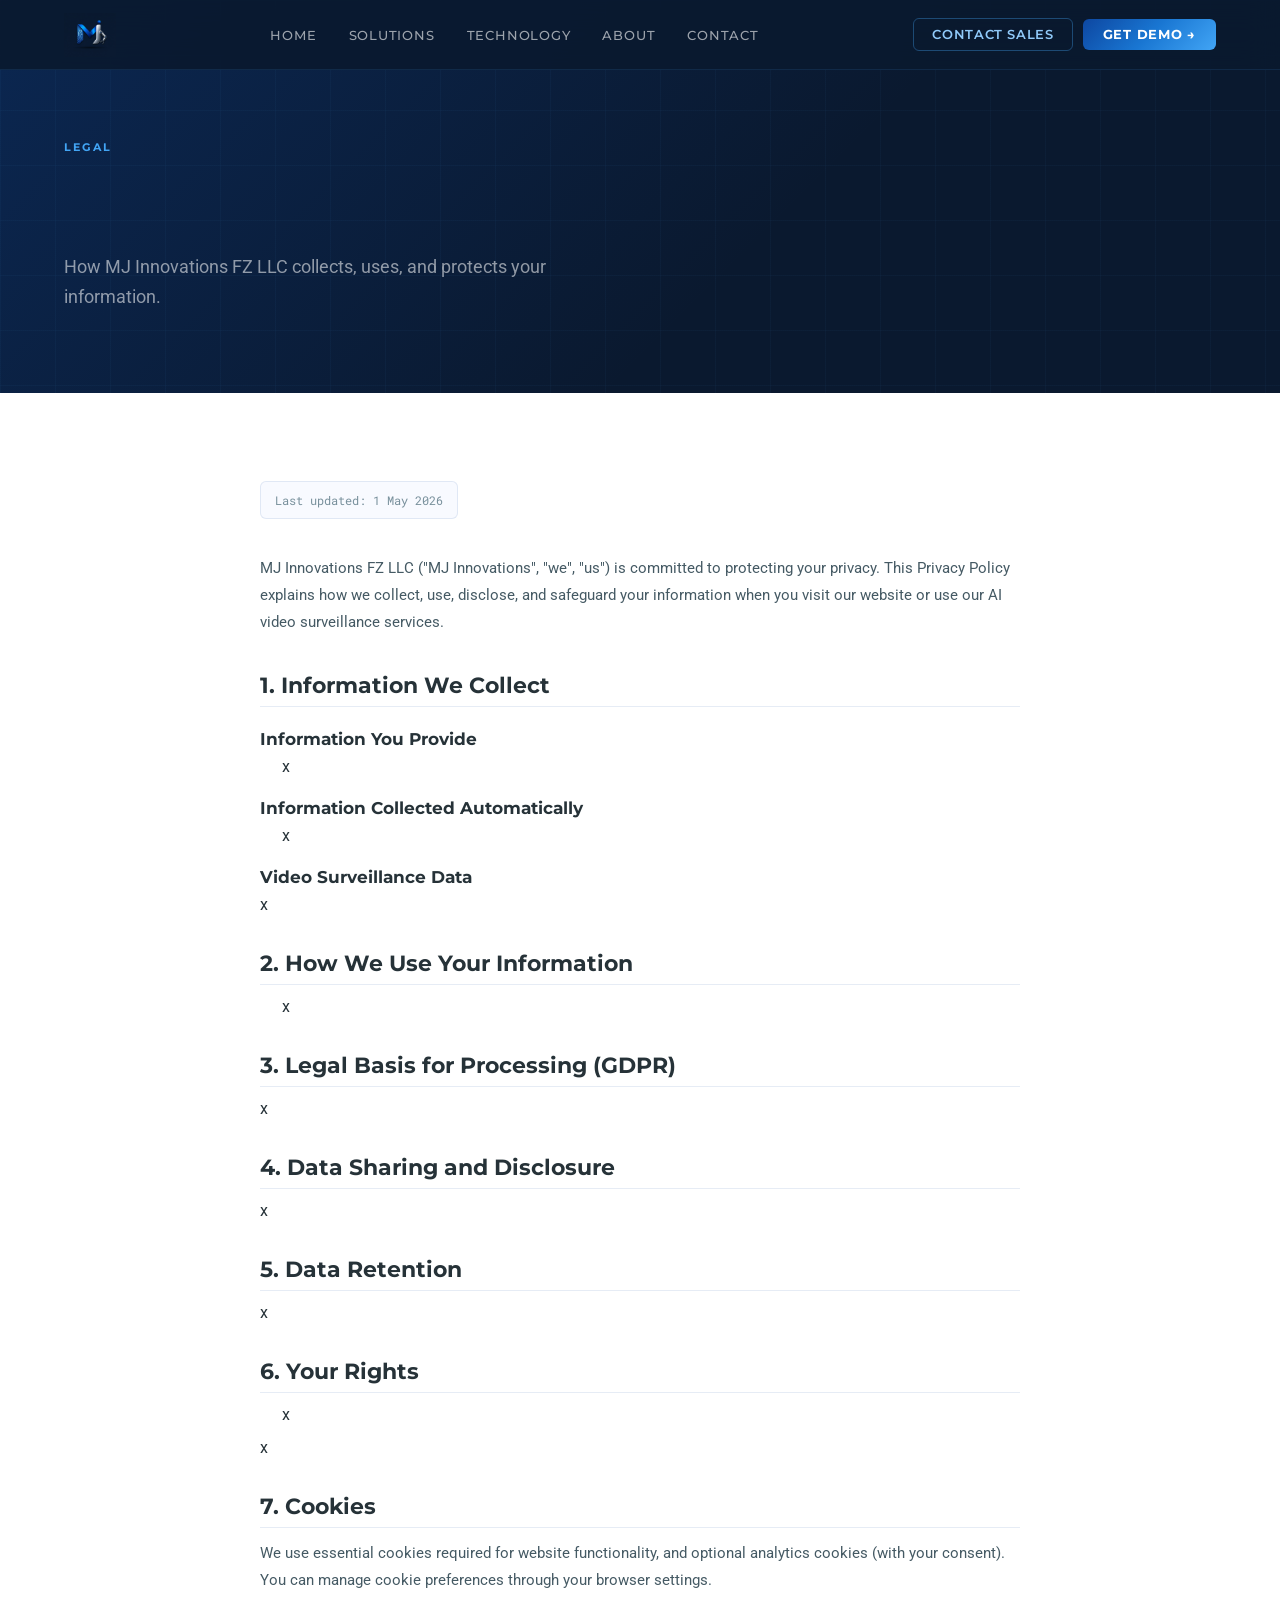
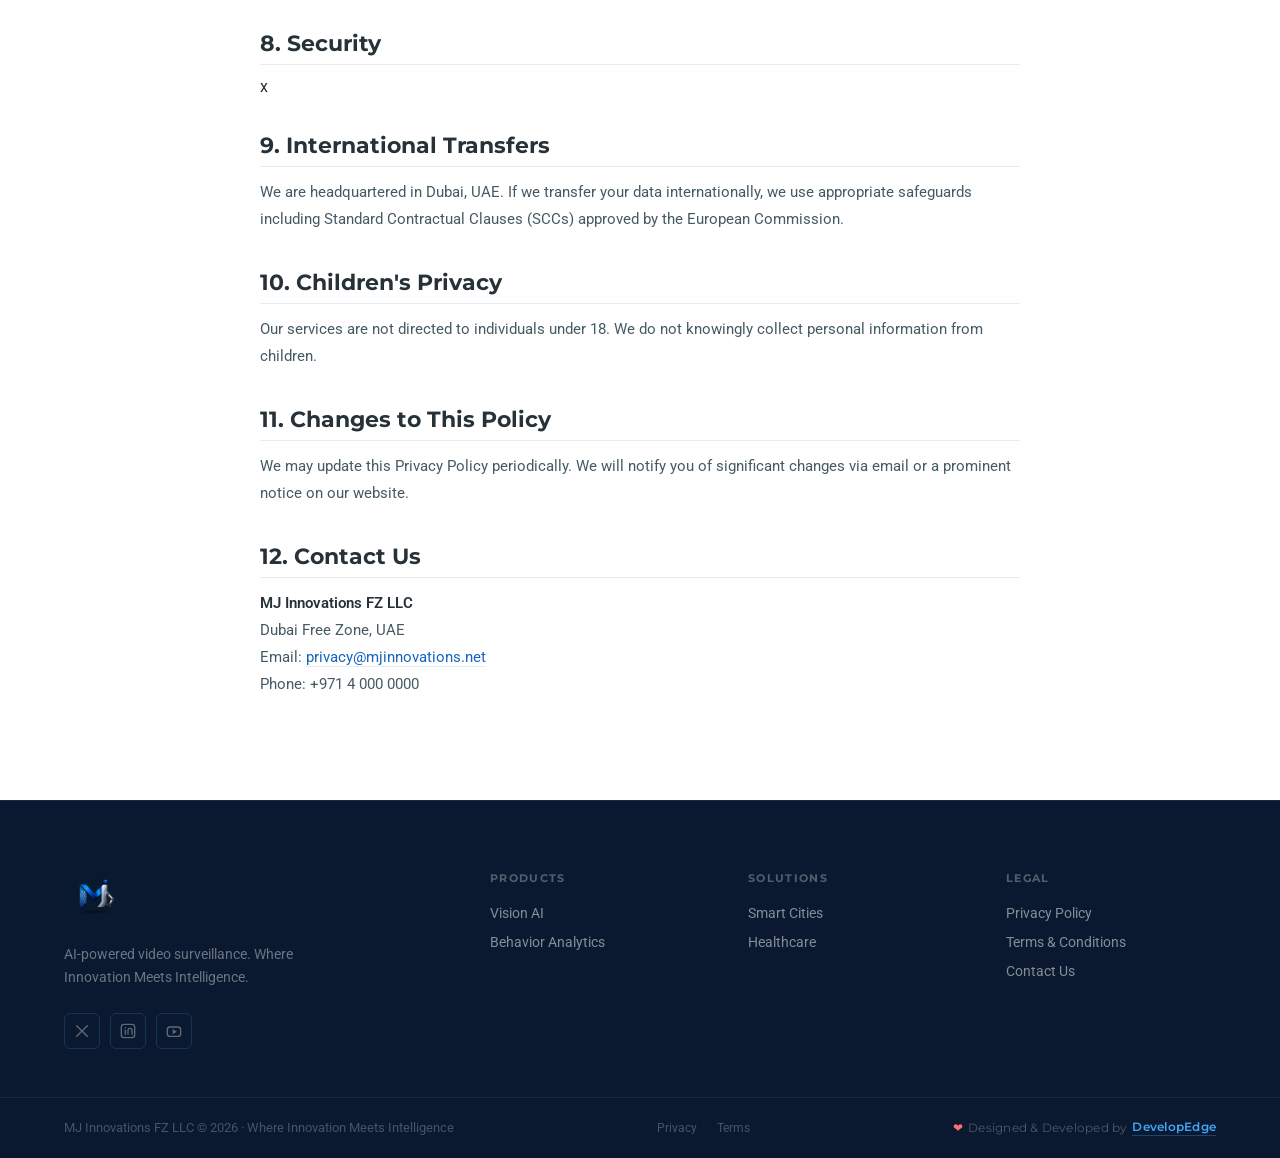
<file: privacy-policy.html>
<!DOCTYPE html>
<html lang="en">
<head>
<meta charset="UTF-8"><meta name="viewport" content="width=device-width,initial-scale=1.0">
<title>Privacy Policy — MJ Innovations FZ LLC</title>
<link rel="icon" type="image/svg+xml" href="assets/favicon.svg">
<link rel="stylesheet" href="css/shared.css">
<style>
.legal-doc{max-width:760px;margin:0 auto}
.legal-doc .last-updated{font-family:var(--font-mono);font-size:12px;color:var(--text-light);margin-bottom:36px;padding:10px 14px;background:var(--bg-light);border:1px solid var(--border-light);border-radius:6px;display:inline-block}
.legal-doc h2{font-family:var(--font-head);font-size:1.35rem;font-weight:700;color:var(--text-dark);margin:36px 0 12px;border-bottom:1px solid var(--border-light);padding-bottom:8px}
.legal-doc h3{font-family:var(--font-head);font-size:1.05rem;font-weight:700;color:var(--text-dark);margin:22px 0 8px}
.legal-doc p{font-size:15px;color:var(--text-mid);line-height:1.8;margin-bottom:14px}
.legal-doc ul{padding-left:22px;margin-bottom:14px}
.legal-doc li{font-size:14.5px;color:var(--text-mid);line-height:1.75;margin-bottom:5px}
.legal-doc a{color:var(--blue-mid);border-bottom:1px solid var(--border-light)}
.legal-doc strong{color:var(--text-dark);font-weight:600}
</style>
</head>
<body>
<nav id="main-nav">
  <a href="index.html" class="nav-logo-wrap"><img src="assets/Logo_Final.png" alt="MJ Innovations FZ LLC"></a>
  <ul class="nav-links">
    <li><a href="index.html">Home</a></li><li><a href="solutions.html">Solutions</a></li>
    <li><a href="technology.html">Technology</a></li><li><a href="about.html">About</a></li>
    <li><a href="contact.html">Contact</a></li>
  </ul>
  <div class="nav-cta-group">
    <button class="btn-nav-outline" onclick="location.href='contact.html'">Contact Sales</button>
    <button class="btn-nav-fill" onclick="location.href='get-demo.html'">Get Demo →</button>
  </div>
  <button class="nav-hamburger" id="hamburger"><span></span><span></span><span></span></button>
</nav>
<div class="nav-drawer" id="drawer">
  <a href="index.html">Home</a><a href="solutions.html">Solutions</a><a href="technology.html">Technology</a><a href="about.html">About</a><a href="contact.html">Contact</a>
  <div class="drawer-cta"><button class="btn-primary" style="width:100%;justify-content:center" onclick="location.href='get-demo.html'">Get a Demo →</button></div>
</div>
<div class="page-hero">
  <div class="page-hero-inner">
    <div class="eyebrow eyebrow-light">Legal</div>
    <h1><strong>Privacy Policy</strong></h1>
    <p>How MJ Innovations FZ LLC collects, uses, and protects your information.</p>
  </div>
</div>
<div style="background:#fff;padding:88px 5%">
<div class="legal-doc fade-up">
  <span class="last-updated">Last updated: 1 May 2026</span>
  <p>MJ Innovations FZ LLC ("MJ Innovations", "we", "us") is committed to protecting your privacy. This Privacy Policy explains how we collect, use, disclose, and safeguard your information when you visit our website or use our AI video surveillance services.</p>

  <h2>1. Information We Collect</h2>
  <h3>Information You Provide</h3>
  <ul>
   x
  </ul>
  <h3>Information Collected Automatically</h3>
  <ul>
    x
  </ul>
  <h3>Video Surveillance Data</h3>
x
  <h2>2. How We Use Your Information</h2>
  <ul>
    x
  </ul>

  <h2>3. Legal Basis for Processing (GDPR)</h2>
x
  <h2>4. Data Sharing and Disclosure</h2>
x
  <h2>5. Data Retention</h2>
x
  <h2>6. Your Rights</h2>
  <ul>
  x
  </ul>
x
  <h2>7. Cookies</h2>
  <p>We use essential cookies required for website functionality, and optional analytics cookies (with your consent). You can manage cookie preferences through your browser settings.</p>

  <h2>8. Security</h2>
x
  <h2>9. International Transfers</h2>
  <p>We are headquartered in Dubai, UAE. If we transfer your data internationally, we use appropriate safeguards including Standard Contractual Clauses (SCCs) approved by the European Commission.</p>

  <h2>10. Children's Privacy</h2>
  <p>Our services are not directed to individuals under 18. We do not knowingly collect personal information from children.</p>

  <h2>11. Changes to This Policy</h2>
  <p>We may update this Privacy Policy periodically. We will notify you of significant changes via email or a prominent notice on our website.</p>

  <h2>12. Contact Us</h2>
  <p><strong>MJ Innovations FZ LLC</strong><br>Dubai Free Zone, UAE<br>Email: <a href="mailto:privacy@mjinnovations.ai">privacy@mjinnovations.net</a><br>Phone: +971 4 000 0000</p>
</div>
</div>
<footer>
  <div class="footer-main">
    <div class="footer-brand"><img src="assets/Logo_Final.png" alt="MJ Innovations FZ LLC"><p>AI-powered video surveillance. Where Innovation Meets Intelligence.</p>      <div class="footer-socials">
        <a class="fsoc" href="#" aria-label="X / Twitter">
          <svg viewBox="0 0 24 24" width="16" height="16" fill="none" stroke="currentColor" stroke-width="2" stroke-linecap="round">
            <path d="M4 4l16 16M4 20L20 4"/>
          </svg>
        </a>
        <a class="fsoc" href="#" aria-label="LinkedIn">
          <svg viewBox="0 0 24 24" width="16" height="16" fill="none" stroke="currentColor" stroke-width="2" stroke-linecap="round" stroke-linejoin="round">
            <rect x="2" y="2" width="20" height="20" rx="4"/>
            <line x1="8" y1="11" x2="8" y2="17"/><line x1="8" y1="7" x2="8" y2="7.5"/>
            <path d="M12 11v6M12 11a3 3 0 016 0v6"/>
          </svg>
        </a>
        <a class="fsoc" href="#" aria-label="YouTube">
          <svg viewBox="0 0 24 24" width="16" height="16" fill="none" stroke="currentColor" stroke-width="2" stroke-linecap="round" stroke-linejoin="round">
            <rect x="2" y="6" width="20" height="14" rx="4"/>
            <polygon points="10,9 16,13 10,17" fill="currentColor" stroke="none"/>
          </svg>
        </a>
      </div></div>
    <div class="footer-col"><h5>Products</h5><ul><li><a href="technology.html">Vision AI</a></li><li><a href="technology.html">Behavior Analytics</a></li></ul></div>
    <div class="footer-col"><h5>Solutions</h5><ul><li><a href="solutions.html">Smart Cities</a></li><li><a href="solutions.html">Healthcare</a></li></ul></div>
    <div class="footer-col"><h5>Legal</h5><ul><li><a href="privacy-policy.html">Privacy Policy</a></li><li><a href="terms-conditions.html">Terms &amp; Conditions</a></li><li><a href="contact.html">Contact Us</a></li></ul></div>
  </div>
    <div class="footer-bottom">
    <p>MJ Innovations FZ LLC &copy; 2026 &middot; Where Innovation Meets Intelligence</p>
    <div class="footer-bottom-links">
      <a href="privacy-policy.html">Privacy</a>
      <a href="terms-conditions.html">Terms</a>
    </div>
    <div class="footer-devbadge">
      <span class="dev-heart">&#10084;</span>
      Designed &amp; Developed by
      <a href="https://developedge.wuaze.com/" target="_blank" rel="noopener noreferrer">DevelopEdge</a>
    </div>
  </div>
</footer>
<script src="js/main.js"></script>
</body></html>
</file>
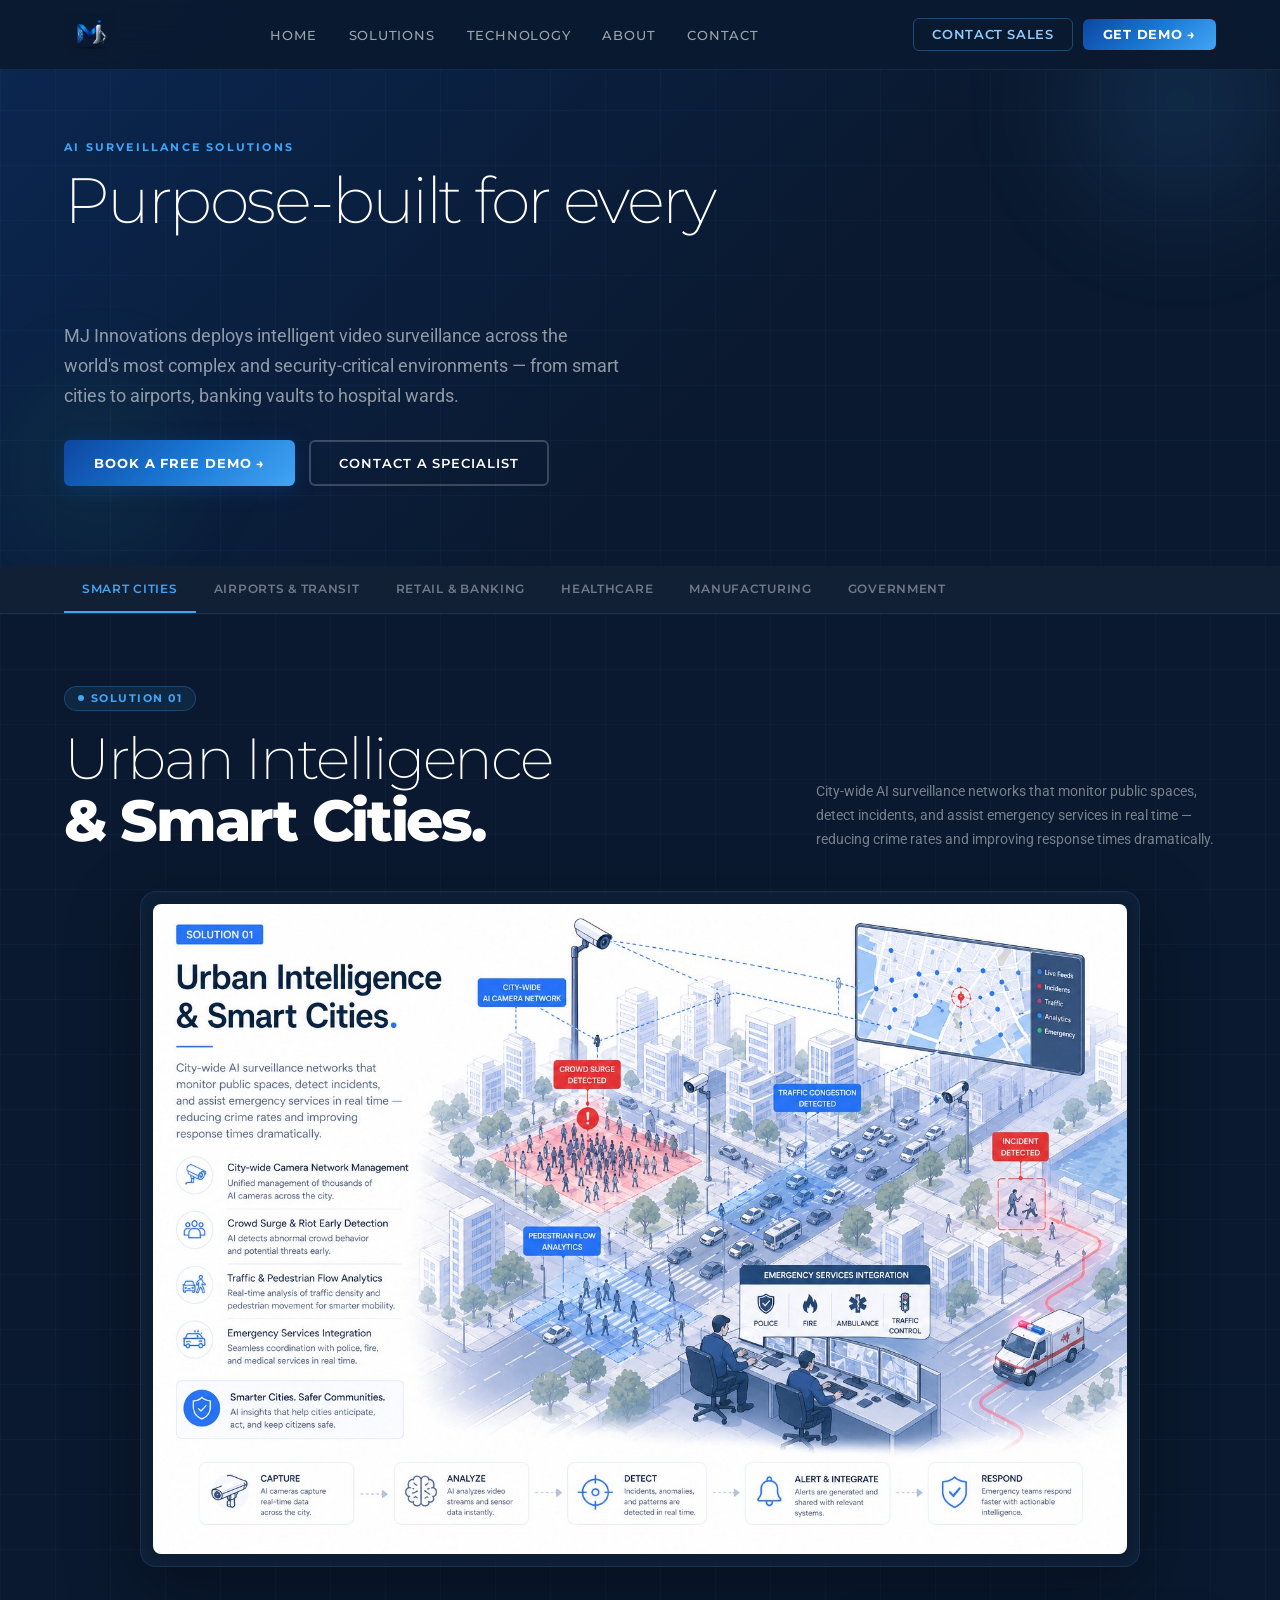
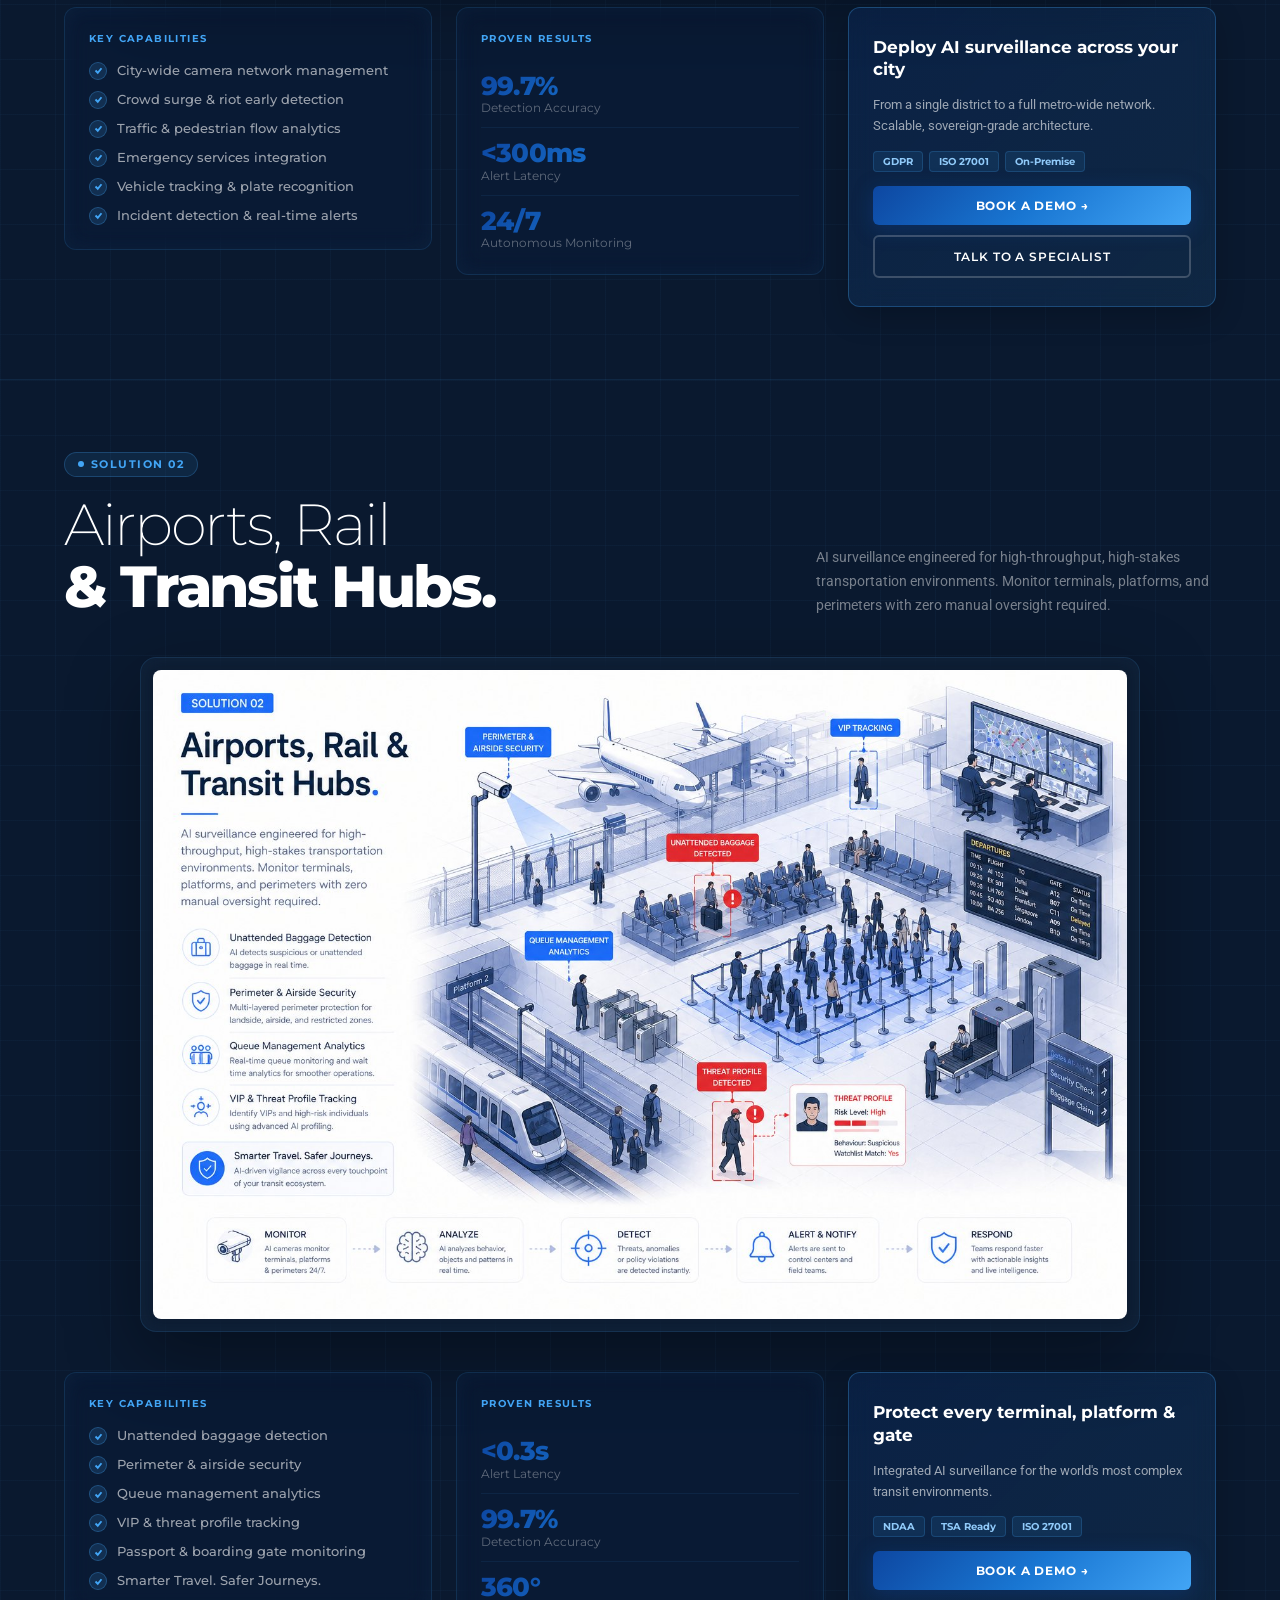
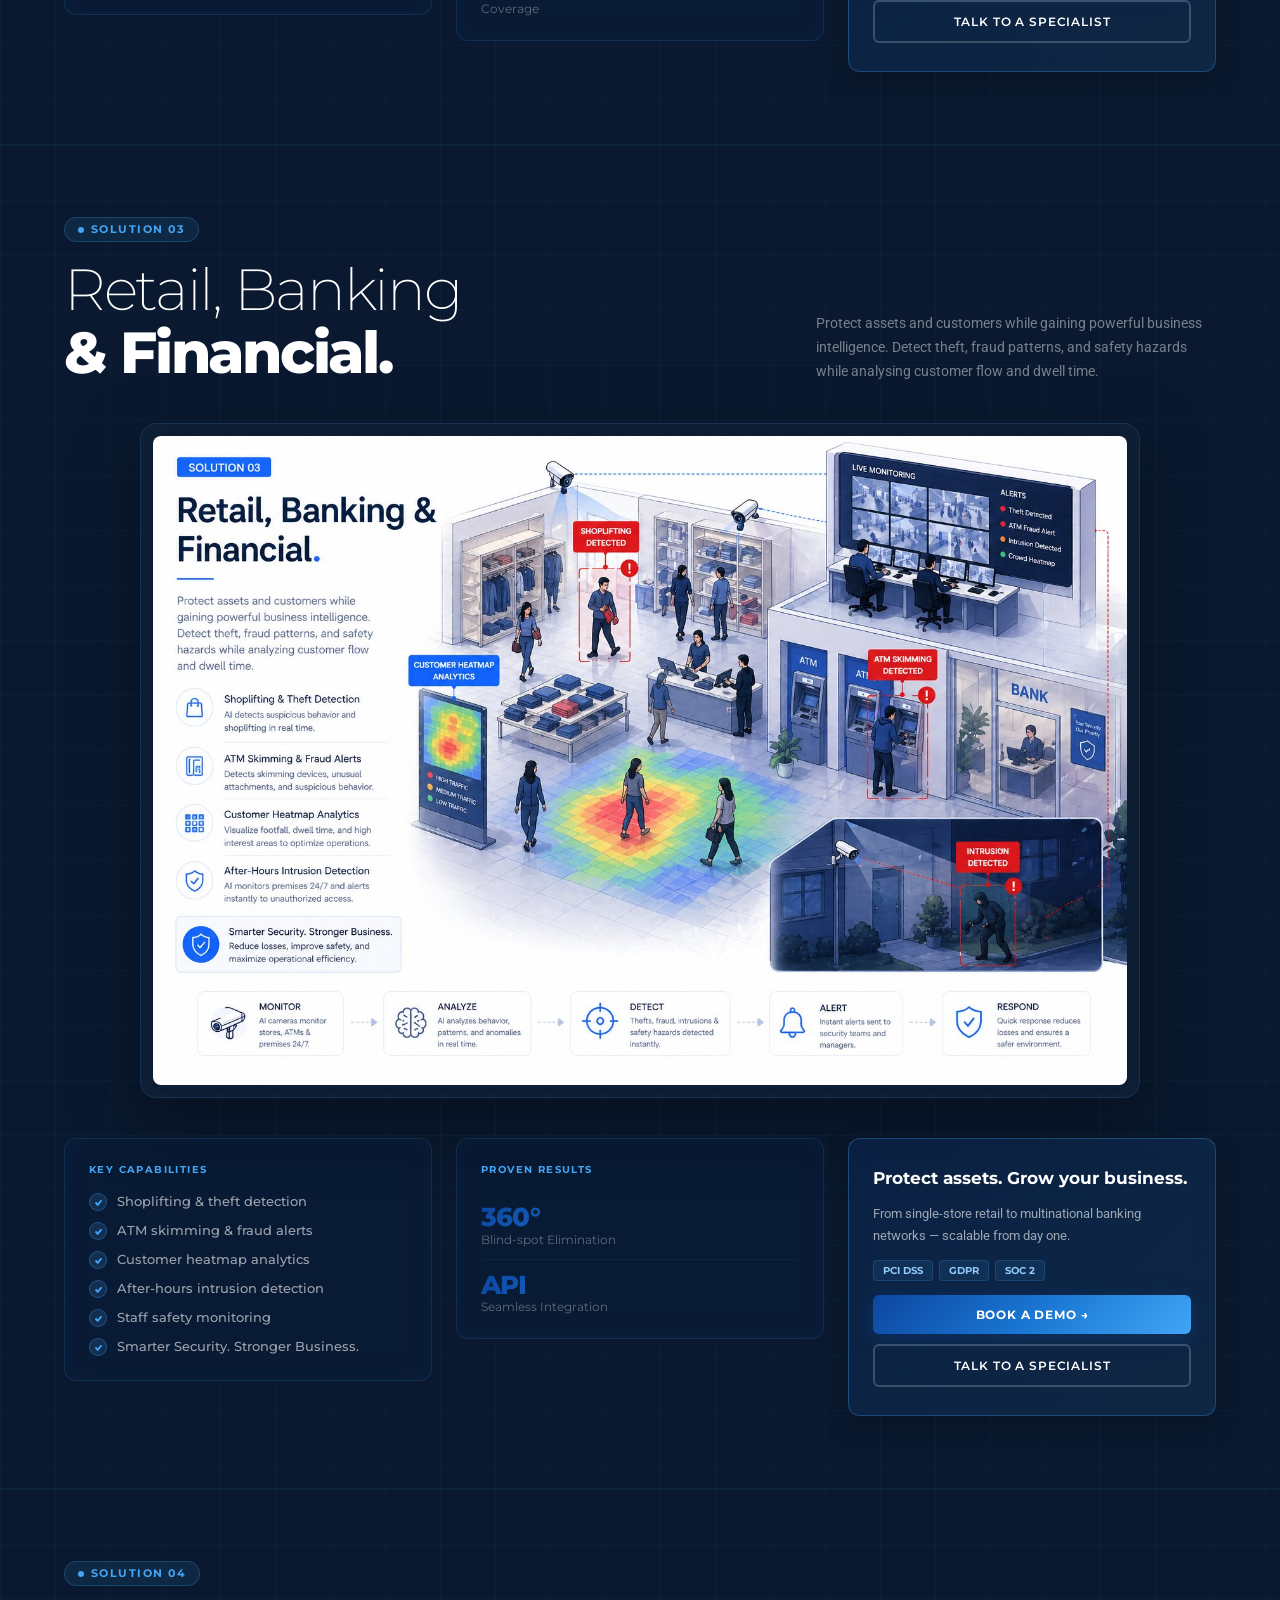
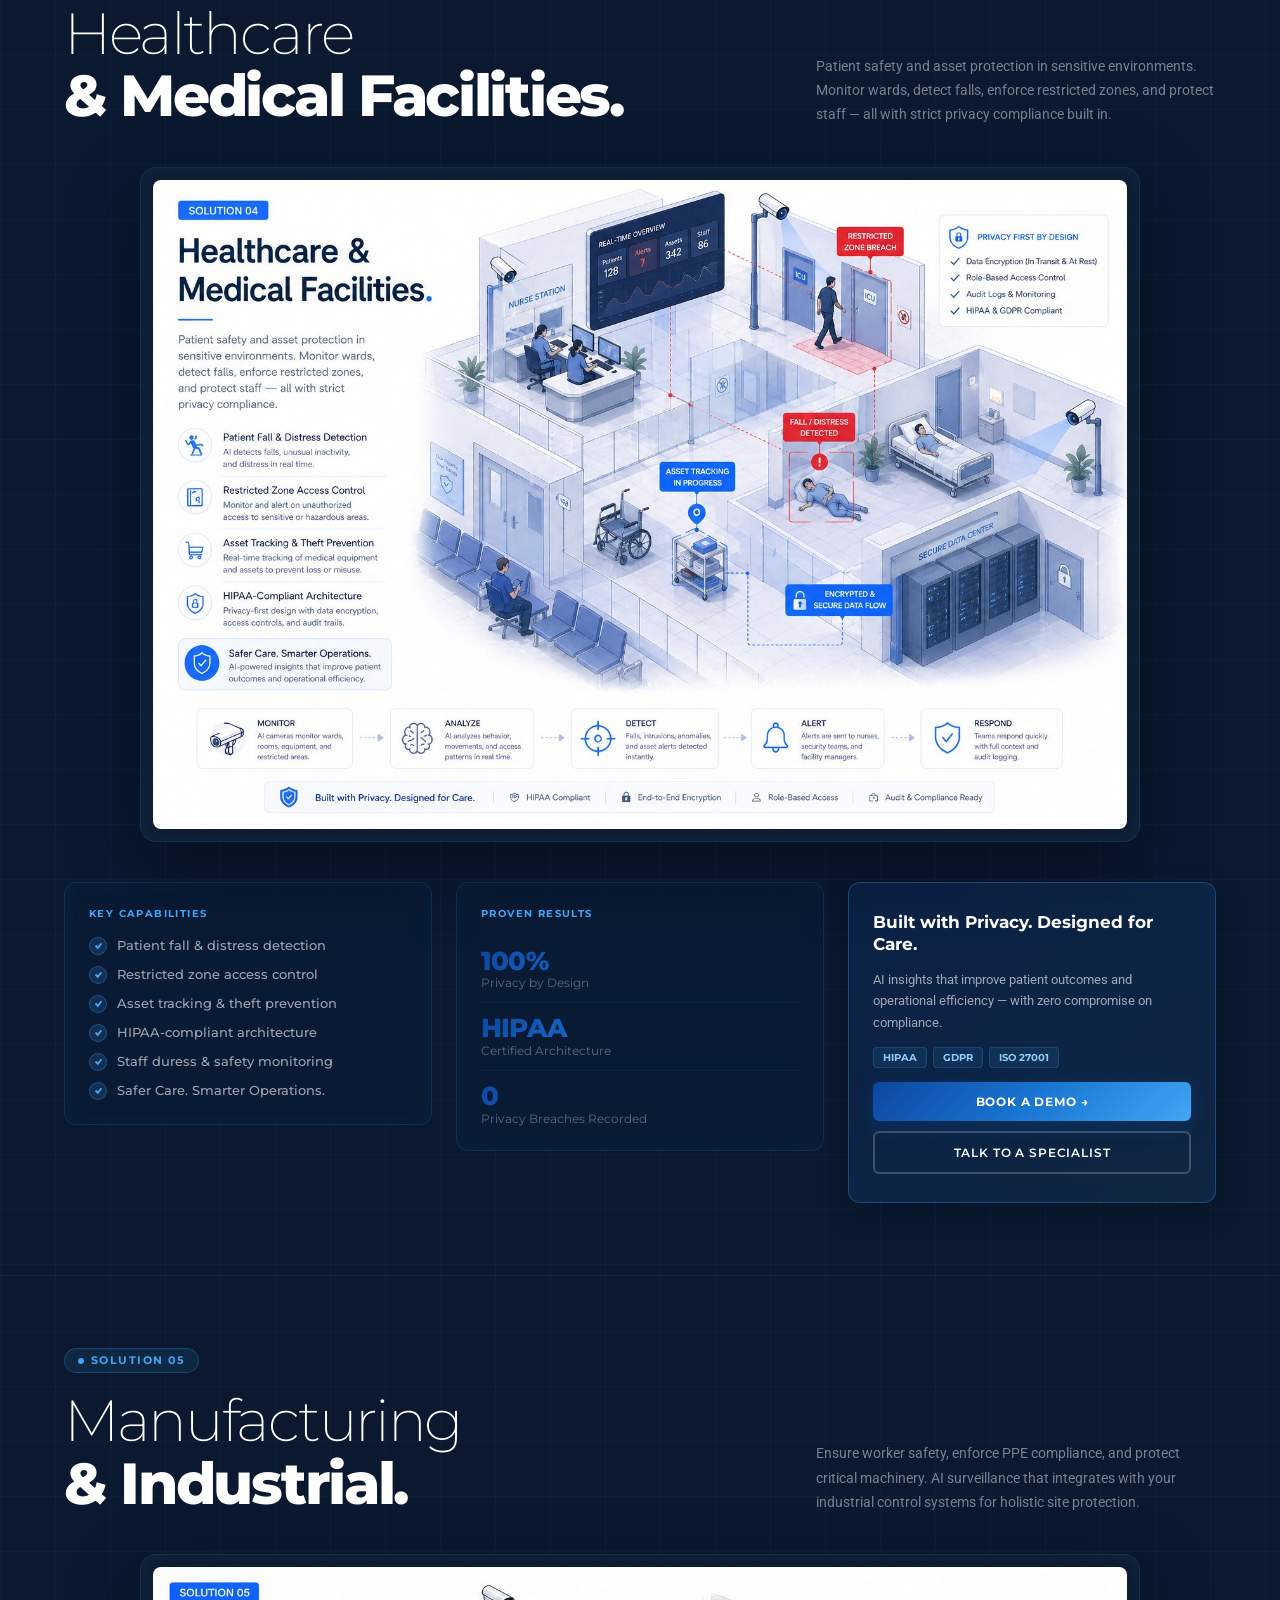
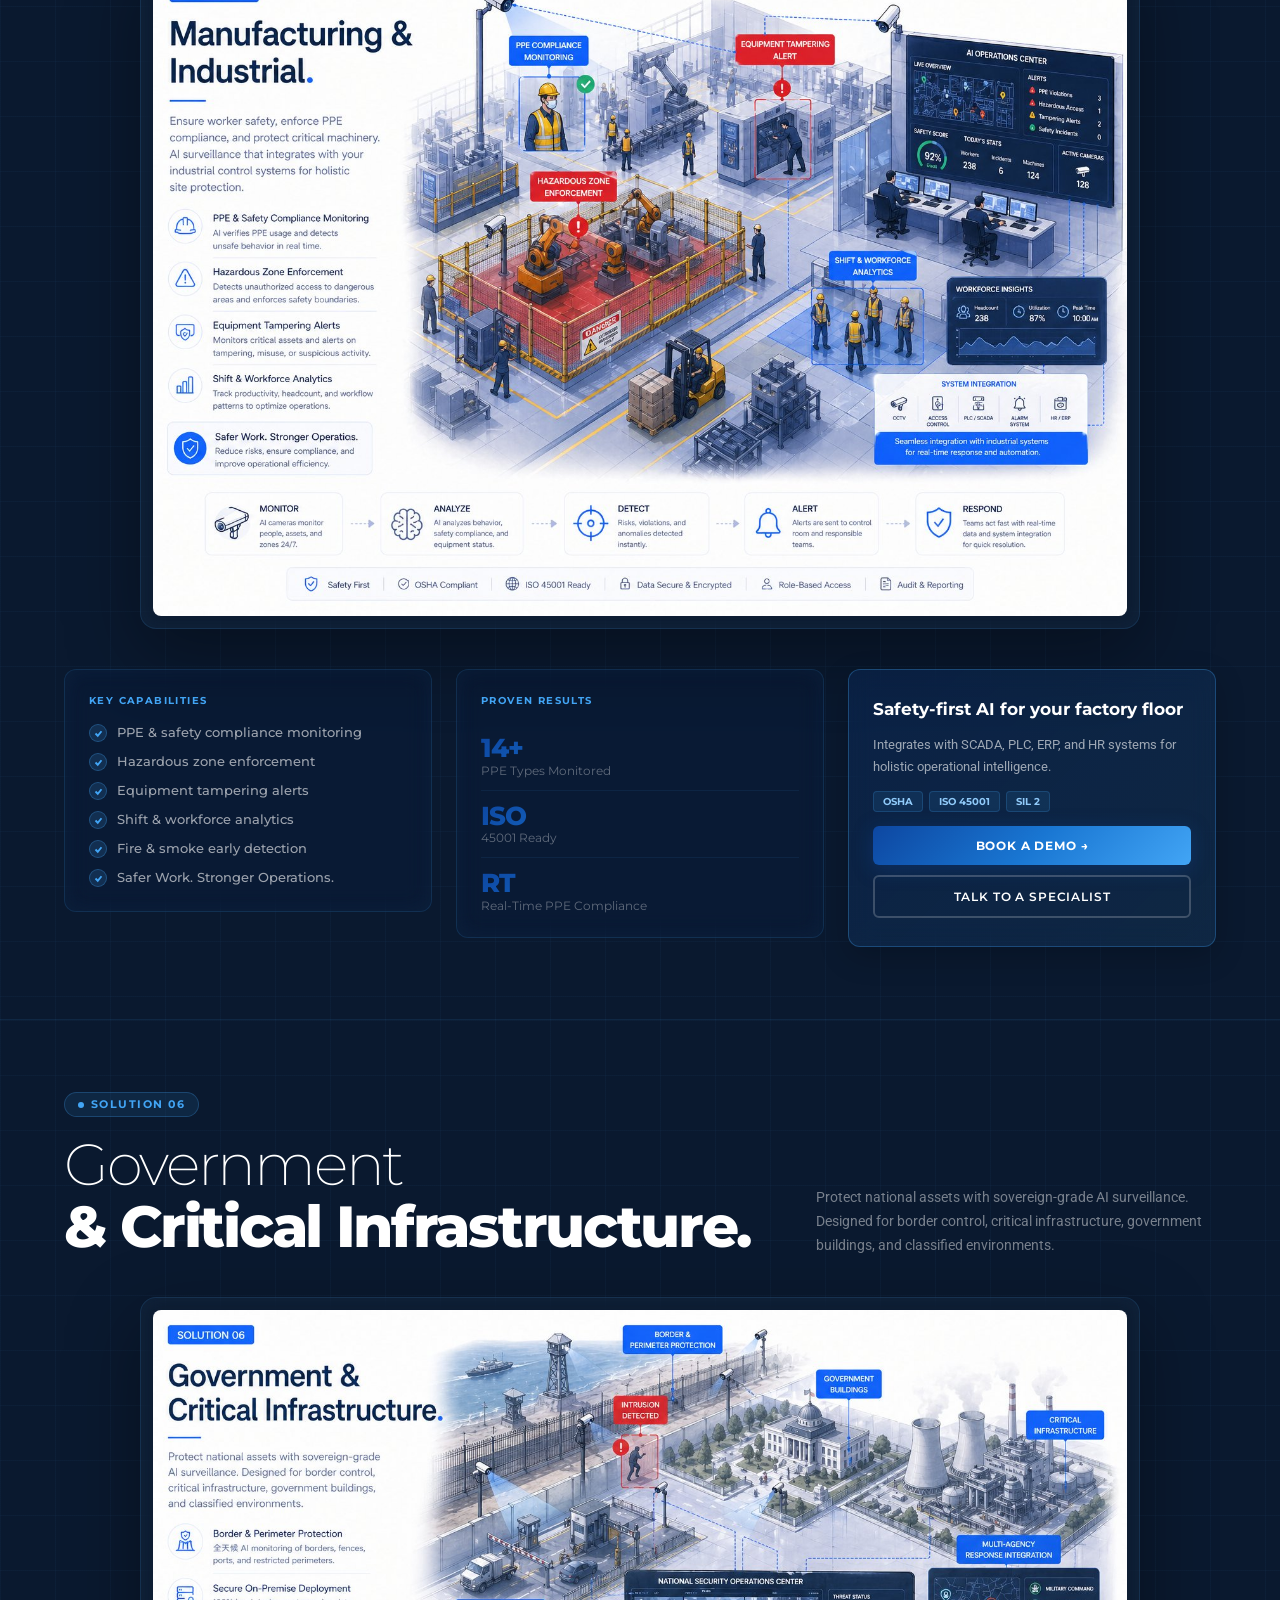
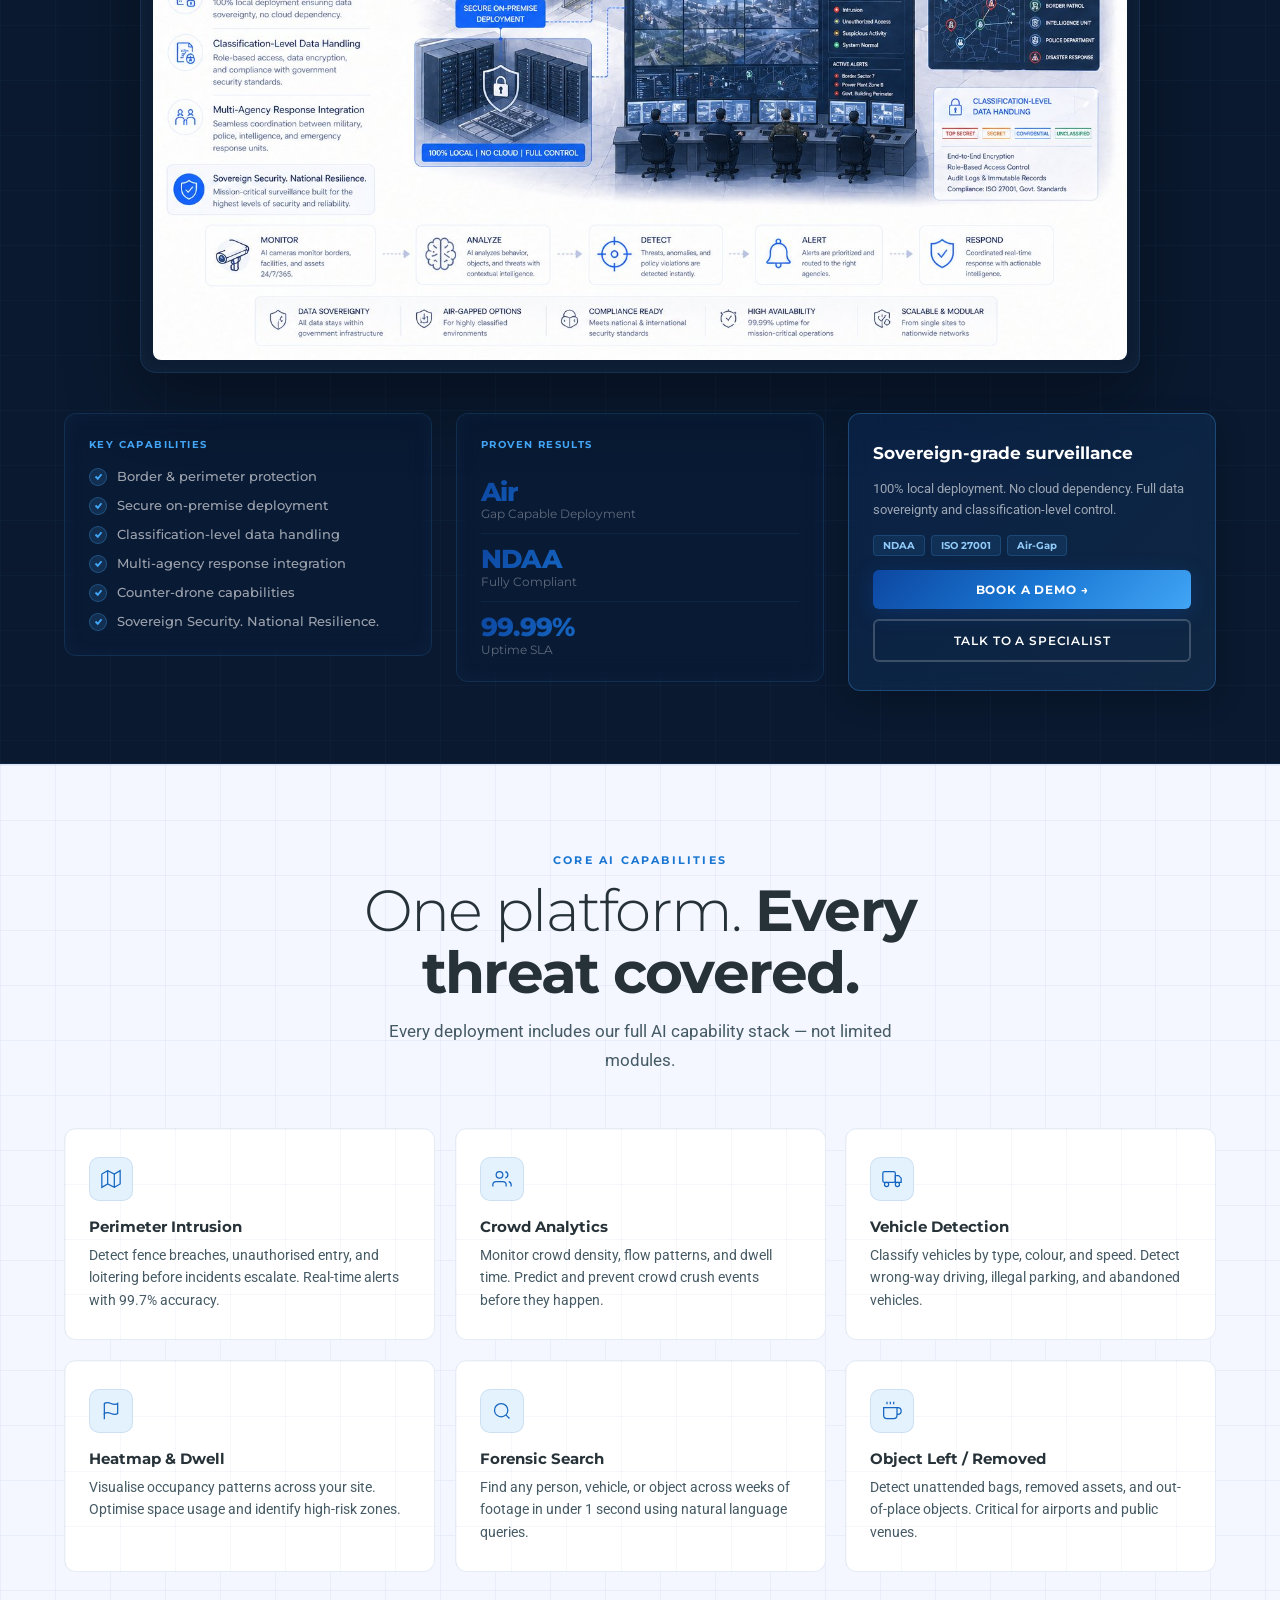
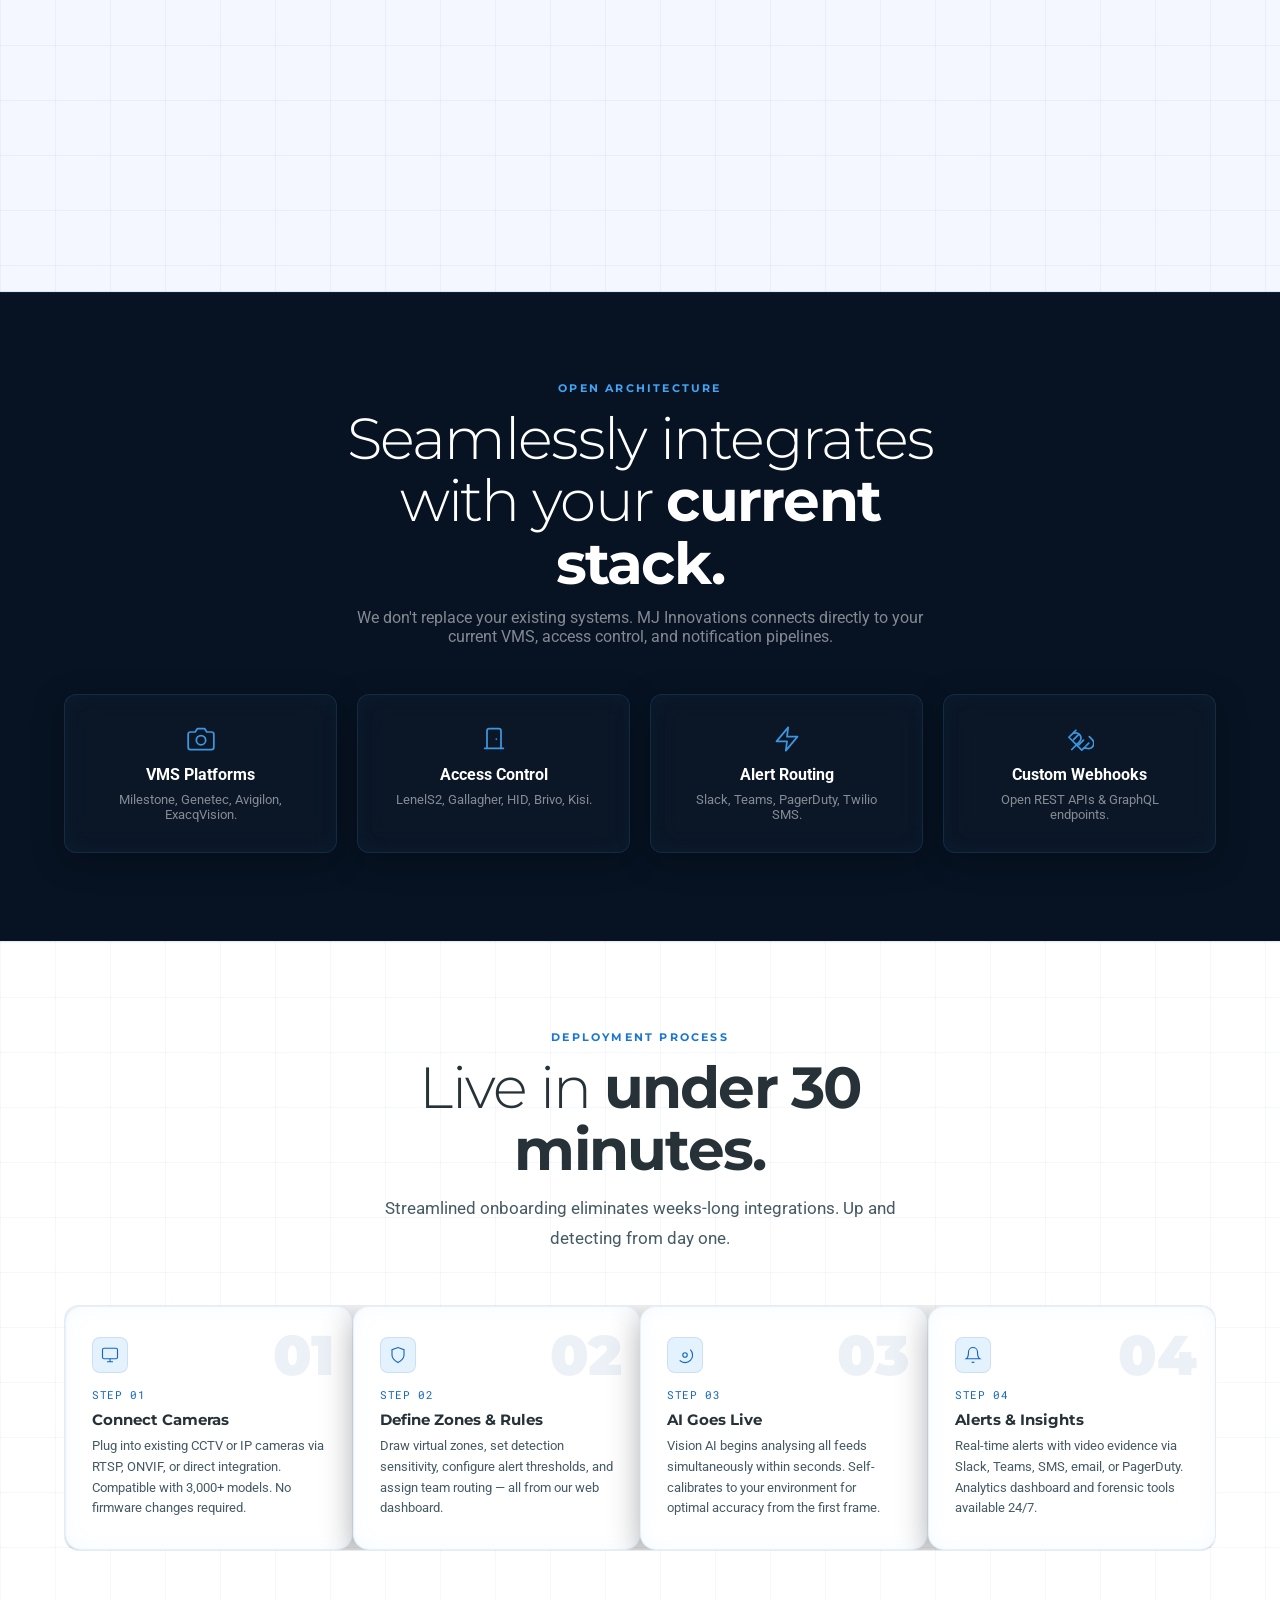
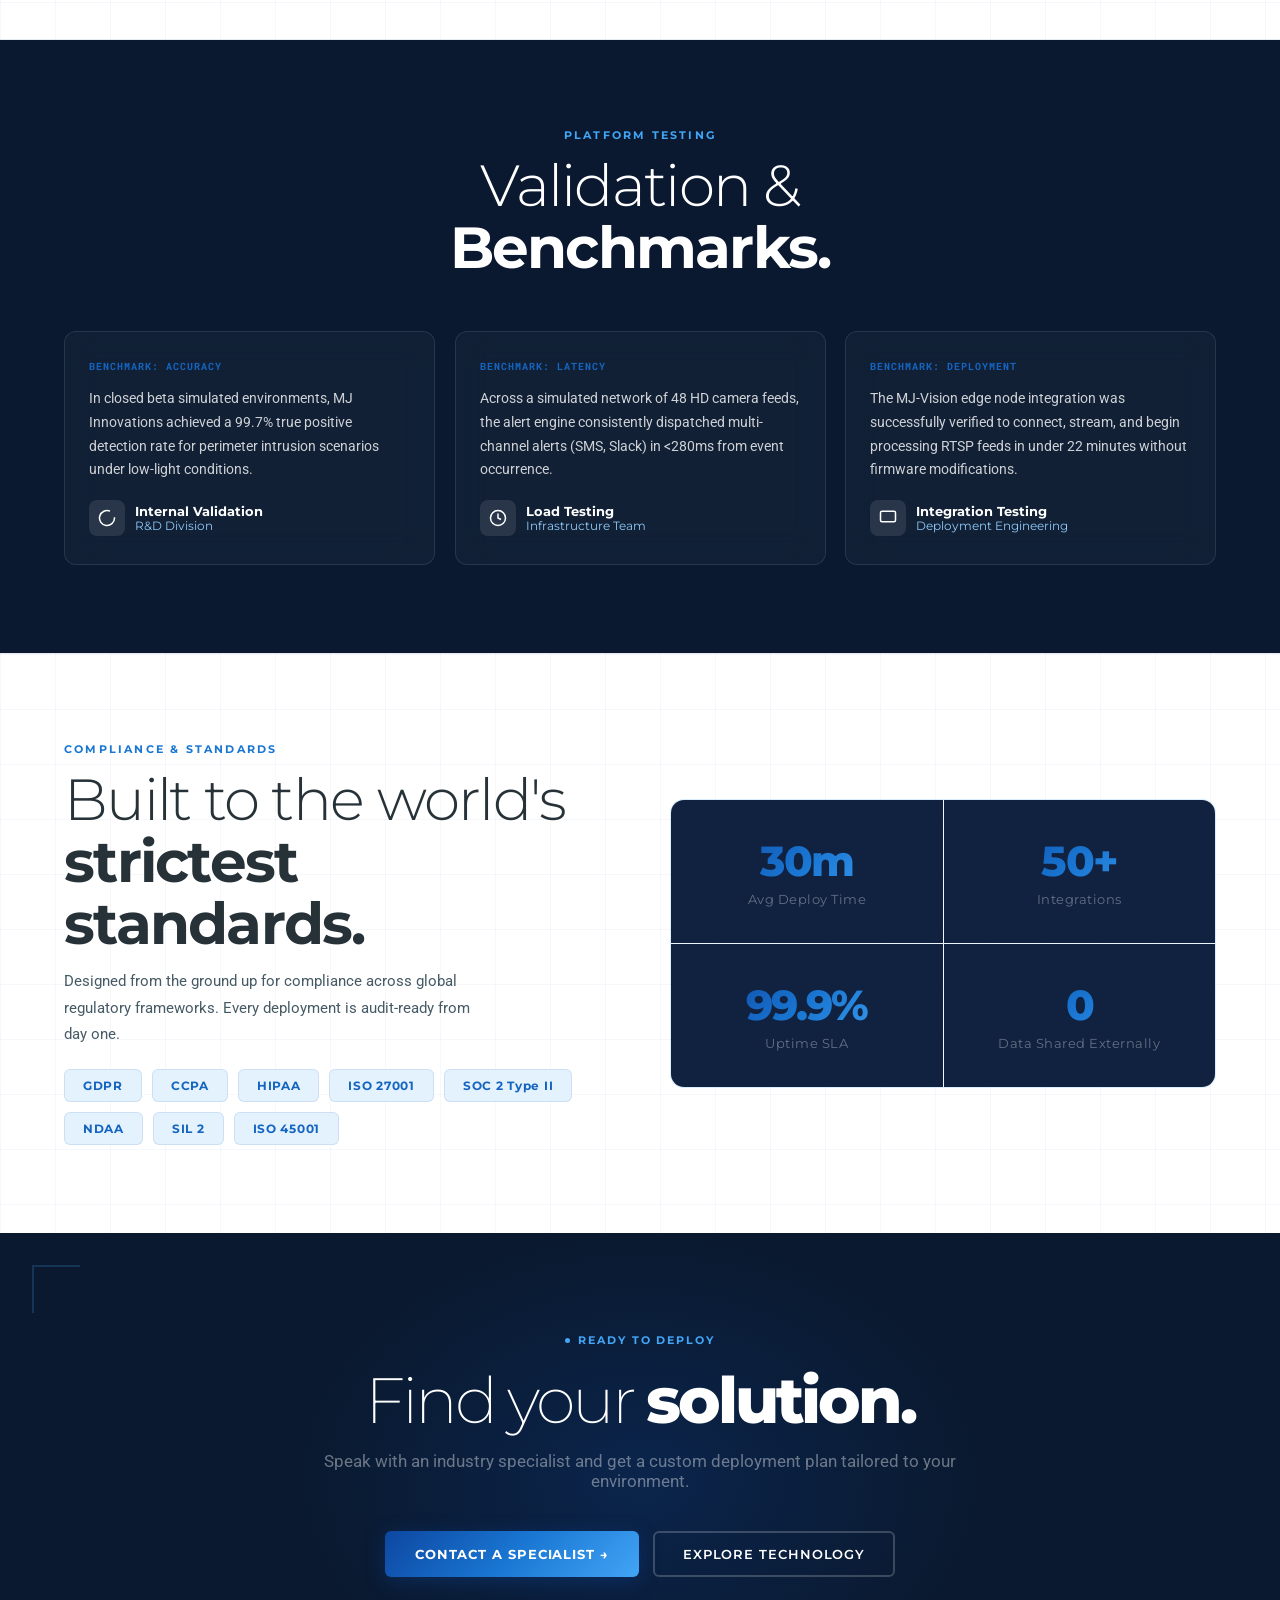
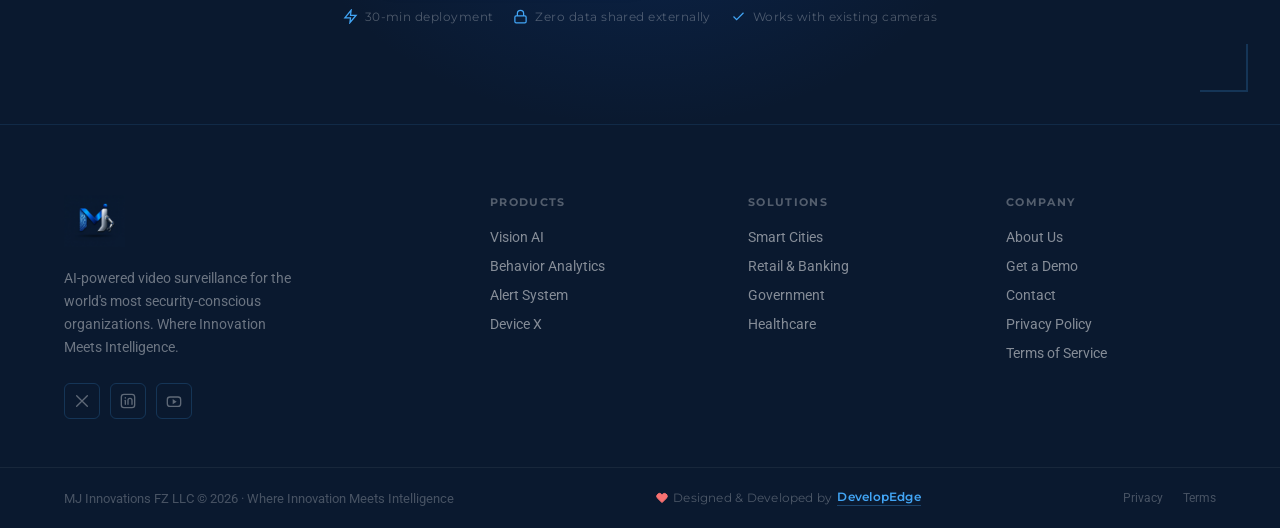
<file: solutions.html>
<!DOCTYPE html>
<html lang="en">
<head>
<meta charset="UTF-8"><meta name="viewport" content="width=device-width,initial-scale=1.0">
<title>Solutions — MJ Innovations FZ LLC</title>
<meta name="description" content="AI surveillance solutions for smart cities, airports, retail, banking, healthcare and more. MJ Innovations FZ LLC.">
<link rel="icon" type="image/svg+xml" href="assets/favicon.svg">
<link rel="stylesheet" href="css/shared.css">
<style>
.grid-light{background-color:#F4F7FF;background-image:linear-gradient(rgba(13,71,161,.05) 1px,transparent 1px),linear-gradient(90deg,rgba(13,71,161,.05) 1px,transparent 1px);background-size:55px 55px}
.grid-white{background-color:#fff;background-image:linear-gradient(rgba(13,71,161,.04) 1px,transparent 1px),linear-gradient(90deg,rgba(13,71,161,.04) 1px,transparent 1px);background-size:55px 55px}
.grid-dark{background-color:var(--navy);background-image:linear-gradient(rgba(66,165,245,.04) 1px,transparent 1px),linear-gradient(90deg,rgba(66,165,245,.04) 1px,transparent 1px);background-size:55px 55px}

/* ── STICKY TABS ── */
.sol-tabs-wrap{position:sticky;top:70px;z-index:100;background:rgba(10,25,47,.97);backdrop-filter:blur(16px);-webkit-backdrop-filter:blur(16px);border-bottom:1px solid rgba(66,165,245,.12)}
.sol-tabs{display:flex;align-items:stretch;overflow-x:auto;scrollbar-width:none;-ms-overflow-style:none;max-width:1360px;margin:0 auto;padding:0 5%}
.sol-tabs::-webkit-scrollbar{display:none}
.sol-tab{flex-shrink:0;padding:15px 18px;font-family:var(--font-head);font-size:12px;font-weight:600;letter-spacing:.06em;text-transform:uppercase;color:rgba(255,255,255,.4);border-bottom:2px solid transparent;border-top:none;border-left:none;border-right:none;cursor:pointer;transition:color .2s,border-color .2s;white-space:nowrap;background:none;-webkit-tap-highlight-color:transparent}
.sol-tab:hover{color:rgba(255,255,255,.75)}
.sol-tab.active{color:var(--blue-light);border-bottom-color:var(--blue-light)}

/* ── MOBILE TABS ── */
@media(max-width:768px){
  /* On mobile nav is 60px tall */
  .sol-tabs-wrap{top:60px}
  .sol-tabs{padding:0 3%;gap:0}
  .sol-tab{font-size:10.5px;padding:13px 14px;letter-spacing:.04em}
}
@media(max-width:480px){
  .sol-tabs-wrap{top:60px}
  .sol-tabs{padding:0 2%}
  /* Compress labels on very small screens */
  .sol-tab{font-size:10px;padding:12px 11px;letter-spacing:.03em}
  /* Show scroll shadow hint on left/right edges */
  .sol-tabs-wrap{-webkit-mask-image:linear-gradient(to right,transparent 0%,black 4%,black 96%,transparent 100%);mask-image:linear-gradient(to right,transparent 0%,black 4%,black 96%,transparent 100%)}
}

/* ── SOLUTION SECTION ── */
.sol-section{border-bottom:1px solid rgba(66,165,245,.1)}
.sol-section:last-of-type{border-bottom:none}

.sol-header{padding:72px 5% 0;max-width:1360px;margin:0 auto;display:flex;align-items:flex-end;justify-content:space-between;flex-wrap:wrap;gap:20px}
.sol-sol-chip{display:inline-flex;align-items:center;gap:7px;padding:5px 13px;border-radius:999px;background:rgba(66,165,245,.1);border:1px solid rgba(66,165,245,.25);font-family:var(--font-head);font-size:10.5px;font-weight:700;letter-spacing:.14em;text-transform:uppercase;color:var(--blue-light);margin-bottom:16px}
.sol-chip-dot{width:6px;height:6px;border-radius:50%;background:var(--blue-light);animation:pulse 1.6s infinite}
.sol-header h2{font-family:var(--font-head);font-size:clamp(2rem,4.5vw,3.6rem);font-weight:200;letter-spacing:-.04em;color:#fff;line-height:1.08;margin:0}
.sol-header h2 strong{font-weight:800;display:block}
.sol-header-right{max-width:400px;font-size:14px;color:rgba(255,255,255,.45);line-height:1.72}

/* ── ILLUSTRATION ── */
.sol-illus-wrap{margin:40px auto 0;max-width:1000px;width:90%;border-radius:16px;overflow:hidden;border:1px solid rgba(66,165,245,.15);box-shadow:inset 0 0 20px rgba(66,165,245,.05),0 24px 72px rgba(0,0,0,.35);background:rgba(255,255,255,.02);backdrop-filter:blur(10px);-webkit-backdrop-filter:blur(10px);transition:box-shadow .3s,transform .3s;padding:12px}
.sol-illus-wrap:hover{box-shadow:inset 0 0 20px rgba(66,165,245,.1),0 32px 80px rgba(13,71,161,.25);transform:translateY(-4px)}
.sol-illus-wrap img{width:100%;height:auto;display:block;border-radius:8px}

/* ── DETAIL ROW ── */
.sol-detail{padding:40px 5% 72px;max-width:1360px;margin:0 auto;display:grid;grid-template-columns:repeat(auto-fit,minmax(300px,1fr));gap:24px;align-items:start}

.sol-feats-box,.sol-stats-box{background:rgba(13,71,161,.05);backdrop-filter:blur(12px);-webkit-backdrop-filter:blur(12px);border:1px solid rgba(66,165,245,.15);border-radius:12px;padding:24px;box-shadow:inset 0 0 20px rgba(66,165,245,.05);transition:transform .2s,box-shadow .2s}
.sol-feats-box:hover,.sol-stats-box:hover{transform:translateY(-2px);box-shadow:inset 0 0 20px rgba(66,165,245,.1),0 10px 30px rgba(0,0,0,.2)}
.sol-box-title{font-family:var(--font-head);font-size:10px;font-weight:700;letter-spacing:.14em;text-transform:uppercase;color:var(--blue-light);margin-bottom:16px}

.sol-feats{list-style:none;display:flex;flex-direction:column;gap:10px}
.sol-feats li{display:flex;align-items:flex-start;gap:10px;font-size:13px;color:rgba(255,255,255,.6);font-family:var(--font-head);font-weight:500;line-height:1.45}
.sf-check{width:18px;height:18px;border-radius:50%;background:rgba(66,165,245,.15);border:1px solid rgba(66,165,245,.3);display:flex;align-items:center;justify-content:center;flex-shrink:0;margin-top:1px}
.sf-check svg{width:9px;height:9px;stroke:var(--blue-light);fill:none;stroke-width:2.5}

.sol-stat-row{display:flex;flex-direction:column;padding:12px 0;border-bottom:1px solid rgba(66,165,245,.08)}
.sol-stat-row:last-child{border-bottom:none;padding-bottom:0}
.sol-stat-num{font-family:var(--font-head);font-size:1.6rem;font-weight:800;letter-spacing:-.03em;line-height:1;background:var(--accent-grad);-webkit-background-clip:text;-webkit-text-fill-color:transparent;background-clip:text}
.sol-stat-lbl{font-size:11.5px;color:rgba(255,255,255,.35);font-family:var(--font-head);margin-top:3px}

.sol-cta-box{background:linear-gradient(135deg,rgba(13,71,161,.2),rgba(66,165,245,.1));backdrop-filter:blur(12px);-webkit-backdrop-filter:blur(12px);border:1px solid rgba(66,165,245,.3);border-radius:12px;padding:28px 24px;display:flex;flex-direction:column;gap:14px;align-items:flex-start;box-shadow:0 10px 30px rgba(0,0,0,.2)}
.sol-cta-box h4{font-family:var(--font-head);font-size:17px;font-weight:700;color:#fff;line-height:1.3}
.sol-cta-box p{font-size:13px;color:rgba(255,255,255,.6);line-height:1.65}
.sol-comp-strip{display:flex;flex-wrap:wrap;gap:6px}
.sol-comp-badge{font-family:var(--font-head);font-size:10px;font-weight:700;color:var(--blue-pale);background:rgba(66,165,245,.1);border:1px solid rgba(66,165,245,.2);padding:3px 9px;border-radius:4px}
.sol-cta-btns{display:flex;flex-direction:column;gap:10px;width:100%}
.sol-cta-btns .btn-primary,.sol-cta-btns .btn-secondary-light{width:100%;justify-content:center;font-size:12px;padding:12px 20px}

/* ── CAPABILITIES ── */
.cap-grid{display:grid;grid-template-columns:repeat(3,1fr);gap:20px;margin-top:52px}
.cap-card{background:#fff;border:1px solid var(--border-light);border-radius:12px;padding:28px 24px;transition:transform .2s,box-shadow .2s;background-image:linear-gradient(rgba(13,71,161,.04) 1px,transparent 1px),linear-gradient(90deg,rgba(13,71,161,.04) 1px,transparent 1px);background-size:55px 55px}
.cap-card:hover{transform:translateY(-3px);box-shadow:0 12px 40px rgba(13,71,161,.1)}
.cap-icon{width:44px;height:44px;border-radius:10px;background:var(--blue-tint);border:1px solid var(--border-light);display:flex;align-items:center;justify-content:center;margin-bottom:16px}
.cap-icon svg{width:20px;height:20px;stroke:var(--blue-mid);fill:none;stroke-width:1.5}
.cap-card h4{font-family:var(--font-head);font-size:15px;font-weight:700;margin-bottom:8px}
.cap-card p{font-size:13.5px;color:var(--text-mid);line-height:1.65}

/* ── PROCESS ── */
.process-row{display:grid;grid-template-columns:repeat(4,1fr);gap:0;border:1px solid var(--border-light);border-radius:14px;overflow:hidden;margin-top:52px}
.p-step{padding:30px 26px;position:relative;background:#fff;background-image:linear-gradient(rgba(13,71,161,.04) 1px,transparent 1px),linear-gradient(90deg,rgba(13,71,161,.04) 1px,transparent 1px);background-size:55px 55px}
.p-step:not(:last-child){border-right:1px solid var(--border-light)}
.p-step-big{font-family:var(--font-head);font-size:3.5rem;font-weight:900;color:rgba(13,71,161,.08);position:absolute;top:20px;right:18px;line-height:1}
.p-step-label{font-family:var(--font-mono);font-size:11px;color:var(--blue-mid);margin-bottom:8px;letter-spacing:.06em}
.p-step h4{font-family:var(--font-head);font-size:15px;font-weight:700;margin-bottom:7px}
.p-step p{font-size:13px;color:var(--text-mid);line-height:1.6}
.p-step-icon{width:36px;height:36px;border-radius:8px;background:var(--blue-tint);border:1px solid var(--border-light);display:flex;align-items:center;justify-content:center;margin-bottom:14px}
.p-step-icon svg{width:18px;height:18px;stroke:var(--blue-mid);fill:none;stroke-width:1.5}

/* ── TESTIMONIALS (CHANGED TO PILOT METRICS) ── */
.testi-grid{display:grid;grid-template-columns:repeat(3,1fr);gap:20px;margin-top:52px}
.testi-card{background:#fff;border:1px solid var(--border-light);border-radius:12px;padding:28px 24px;position:relative;background-image:linear-gradient(rgba(13,71,161,.04) 1px,transparent 1px),linear-gradient(90deg,rgba(13,71,161,.04) 1px,transparent 1px);background-size:55px 55px}
.testi-card::before{content:'';position:absolute;top:16px;right:20px;font-size:3rem;line-height:1;color:rgba(13,71,161,.1);font-family:Georgia,serif;font-weight:900}
.testi-stars{display:flex;gap:3px;margin-bottom:14px; color: var(--blue-mid); font-family: var(--font-mono); font-size: 10px; font-weight: 700; letter-spacing: 0.1em; text-transform: uppercase;}
.testi-star{width:14px;height:14px;background:var(--blue-mid);clip-path:polygon(50% 0%,61% 35%,98% 35%,68% 57%,79% 91%,50% 70%,21% 91%,32% 57%,2% 35%,39% 35%)}
.testi-text{font-size:14px;color:var(--text-mid);line-height:1.7;margin-bottom:18px;}
.testi-author{display:flex;align-items:center;gap:10px}
.testi-avatar{width:36px;height:36px;border-radius:8px;background:var(--blue-tint);display:flex;align-items:center;justify-content:center;color:var(--blue-mid);flex-shrink:0}
.testi-name{font-family:var(--font-head);font-size:13px;font-weight:700;color:var(--text-dark)}
.testi-role{font-size:11.5px;color:var(--text-light);font-family:var(--font-head)}

/* ── COMPLIANCE ── */
.comp-two{display:grid;grid-template-columns:1fr 1fr;gap:60px;align-items:center}
.comp-badges{display:flex;flex-wrap:wrap;gap:10px;margin-top:22px}
.cbadge{padding:8px 18px;background:var(--blue-tint);border:1px solid var(--border-light);border-radius:6px;font-family:var(--font-head);font-size:12px;font-weight:700;color:var(--blue-mid);letter-spacing:.06em}

/* ── RESPONSIVE ── */
@media(max-width:1100px){.sol-detail{grid-template-columns:1fr 1fr}.sol-cta-box{grid-column:1/-1}}
@media(max-width:900px){.cap-grid{grid-template-columns:1fr 1fr}.comp-two{grid-template-columns:1fr}.testi-grid{grid-template-columns:1fr}.process-row{grid-template-columns:1fr 1fr}.p-step:not(:last-child){border-right:none;border-bottom:1px solid var(--border-light)}}
@media(max-width:700px){.sol-detail{grid-template-columns:1fr}.sol-header{padding-top:48px;padding-left:4%;padding-right:4%}.sol-illus-wrap{margin:24px auto 0;width:92%;border-radius:10px;padding:8px}.sol-detail{padding:28px 4% 56px}}
@media(max-width:600px){.cap-grid{grid-template-columns:1fr}.process-row{grid-template-columns:1fr}}
</style>
</head>
<body>

<!-- NAV -->
<nav id="main-nav">
  <a href="index.html" class="nav-logo-wrap"><img src="assets/Logo_Final.png" alt="MJ Innovations FZ LLC"></a>
  <ul class="nav-links">
    <li><a href="index.html">Home</a></li>
    <li><a href="solutions.html" class="active">Solutions</a></li>
    <li><a href="technology.html">Technology</a></li>
    <li><a href="about.html">About</a></li>
    <li><a href="contact.html">Contact</a></li>
  </ul>
  <div class="nav-cta-group">
    <button class="btn-nav-outline" onclick="location.href='contact.html'">Contact Sales</button>
    <button class="btn-nav-fill" onclick="location.href='get-demo.html'">Get Demo →</button>
  </div>
  <button class="nav-hamburger" id="hamburger"><span></span><span></span><span></span></button>
</nav>
<div class="nav-drawer" id="drawer">
  <a href="index.html">Home</a><a href="solutions.html">Solutions</a>
  <a href="technology.html">Technology</a><a href="about.html">About</a><a href="contact.html">Contact</a>
  <div class="drawer-cta"><button class="btn-primary" style="width:100%;justify-content:center" onclick="location.href='get-demo.html'">Get a Demo →</button></div>
</div>

<!-- PAGE HERO -->
<div class="page-hero">
  <div class="hero-glow-orb"></div>
  <div class="hero-glow-orb-2"></div>
  <div class="page-hero-inner fade-up">
    <div class="eyebrow eyebrow-light">AI Surveillance Solutions</div>
    <h1 class="reveal-text"><span>Purpose-built for every <strong>industry.</strong></span></h1>
    <p>MJ Innovations deploys intelligent video surveillance across the world's most complex and security-critical environments — from smart cities to airports, banking vaults to hospital wards.</p>
    <div style="display:flex;gap:14px;flex-wrap:wrap;margin-top:28px">
      <button class="btn-primary" onclick="location.href='get-demo.html'">Book a Free Demo →</button>
      <button class="btn-secondary-light" onclick="location.href='contact.html'">Contact a Specialist</button>
    </div>
  </div>
</div>

<!-- STICKY TABS -->
<div class="sol-tabs-wrap">
  <div class="sol-tabs">
    <button class="sol-tab active" onclick="scrollToSol('sol-cities')">Smart Cities</button>
    <button class="sol-tab" onclick="scrollToSol('sol-airports')">Airports &amp; Transit</button>
    <button class="sol-tab" onclick="scrollToSol('sol-retail')">Retail &amp; Banking</button>
    <button class="sol-tab" onclick="scrollToSol('sol-healthcare')">Healthcare</button>
    <button class="sol-tab" onclick="scrollToSol('sol-manufacturing')">Manufacturing</button>
    <button class="sol-tab" onclick="scrollToSol('sol-government')">Government</button>
  </div>
</div>

<!-- ══ SOLUTION 01 — SMART CITIES ══════════════════════════════ -->
<div class="sol-section grid-dark" id="sol-cities">
  <div class="sol-header fade-up">
    <div>
      <div class="sol-sol-chip"><span class="sol-chip-dot"></span>Solution 01</div>
      <h2>Urban Intelligence<br><strong>&amp; Smart Cities.</strong></h2>
    </div>
    <div class="sol-header-right">City-wide AI surveillance networks that monitor public spaces, detect incidents, and assist emergency services in real time — reducing crime rates and improving response times dramatically.</div>
  </div>
  <div class="sol-illus-wrap scale-in">
    <img src="assets/images/Urban_Intelligence_Smart_Cities.png" alt="Urban Intelligence & Smart Cities" loading="lazy">
  </div>
  <div class="sol-detail">
    <div class="sol-feats-box">
      <div class="sol-box-title">Key Capabilities</div>
      <ul class="sol-feats">
        <li><span class="sf-check"><svg viewBox="0 0 12 12"><polyline points="2,6 5,9 10,3"/></svg></span>City-wide camera network management</li>
        <li><span class="sf-check"><svg viewBox="0 0 12 12"><polyline points="2,6 5,9 10,3"/></svg></span>Crowd surge &amp; riot early detection</li>
        <li><span class="sf-check"><svg viewBox="0 0 12 12"><polyline points="2,6 5,9 10,3"/></svg></span>Traffic &amp; pedestrian flow analytics</li>
        <li><span class="sf-check"><svg viewBox="0 0 12 12"><polyline points="2,6 5,9 10,3"/></svg></span>Emergency services integration</li>
        <li><span class="sf-check"><svg viewBox="0 0 12 12"><polyline points="2,6 5,9 10,3"/></svg></span>Vehicle tracking &amp; plate recognition</li>
        <li><span class="sf-check"><svg viewBox="0 0 12 12"><polyline points="2,6 5,9 10,3"/></svg></span>Incident detection &amp; real-time alerts</li>
      </ul>
    </div>
    <div class="sol-stats-box">
      <div class="sol-box-title">Proven Results</div>
      <div class="sol-stat-row"><div class="sol-stat-num">99.7%</div><div class="sol-stat-lbl">Detection Accuracy</div></div>
      <div class="sol-stat-row"><div class="sol-stat-num">&lt;300ms</div><div class="sol-stat-lbl">Alert Latency</div></div>
      <div class="sol-stat-row"><div class="sol-stat-num">24/7</div><div class="sol-stat-lbl">Autonomous Monitoring</div></div>
    </div>
    <div class="sol-cta-box">
      <h4>Deploy AI surveillance across your city</h4>
      <p>From a single district to a full metro-wide network. Scalable, sovereign-grade architecture.</p>
      <div class="sol-comp-strip">
        <span class="sol-comp-badge">GDPR</span><span class="sol-comp-badge">ISO 27001</span><span class="sol-comp-badge">On-Premise</span>
      </div>
      <div class="sol-cta-btns">
        <button class="btn-primary" onclick="location.href='get-demo.html'">Book a Demo →</button>
        <button class="btn-secondary-light" onclick="location.href='contact.html'">Talk to a Specialist</button>
      </div>
    </div>
  </div>
</div>

<!-- ══ SOLUTION 02 — AIRPORTS ══════════════════════════════════ -->
<div class="sol-section grid-dark" id="sol-airports">
  <div class="sol-header fade-up">
    <div>
      <div class="sol-sol-chip"><span class="sol-chip-dot"></span>Solution 02</div>
      <h2>Airports, Rail<br><strong>&amp; Transit Hubs.</strong></h2>
    </div>
    <div class="sol-header-right">AI surveillance engineered for high-throughput, high-stakes transportation environments. Monitor terminals, platforms, and perimeters with zero manual oversight required.</div>
  </div>
  <div class="sol-illus-wrap scale-in">
    <img src="assets/images/Airports_Rail_Transit_Hubs.png" alt="Airports, Rail & Transit Hubs" loading="lazy">
  </div>
  <div class="sol-detail">
    <div class="sol-feats-box">
      <div class="sol-box-title">Key Capabilities</div>
      <ul class="sol-feats">
        <li><span class="sf-check"><svg viewBox="0 0 12 12"><polyline points="2,6 5,9 10,3"/></svg></span>Unattended baggage detection</li>
        <li><span class="sf-check"><svg viewBox="0 0 12 12"><polyline points="2,6 5,9 10,3"/></svg></span>Perimeter &amp; airside security</li>
        <li><span class="sf-check"><svg viewBox="0 0 12 12"><polyline points="2,6 5,9 10,3"/></svg></span>Queue management analytics</li>
        <li><span class="sf-check"><svg viewBox="0 0 12 12"><polyline points="2,6 5,9 10,3"/></svg></span>VIP &amp; threat profile tracking</li>
        <li><span class="sf-check"><svg viewBox="0 0 12 12"><polyline points="2,6 5,9 10,3"/></svg></span>Passport &amp; boarding gate monitoring</li>
        <li><span class="sf-check"><svg viewBox="0 0 12 12"><polyline points="2,6 5,9 10,3"/></svg></span>Smarter Travel. Safer Journeys.</li>
      </ul>
    </div>
    <div class="sol-stats-box">
      <div class="sol-box-title">Proven Results</div>
      <div class="sol-stat-row"><div class="sol-stat-num">&lt;0.3s</div><div class="sol-stat-lbl">Alert Latency</div></div>
      <div class="sol-stat-row"><div class="sol-stat-num">99.7%</div><div class="sol-stat-lbl">Detection Accuracy</div></div>
      <div class="sol-stat-row"><div class="sol-stat-num">360°</div><div class="sol-stat-lbl">Coverage</div></div>
    </div>
    <div class="sol-cta-box">
      <h4>Protect every terminal, platform &amp; gate</h4>
      <p>Integrated AI surveillance for the world's most complex transit environments.</p>
      <div class="sol-comp-strip">
        <span class="sol-comp-badge">NDAA</span><span class="sol-comp-badge">TSA Ready</span><span class="sol-comp-badge">ISO 27001</span>
      </div>
      <div class="sol-cta-btns">
        <button class="btn-primary" onclick="location.href='get-demo.html'">Book a Demo →</button>
        <button class="btn-secondary-light" onclick="location.href='contact.html'">Talk to a Specialist</button>
      </div>
    </div>
  </div>
</div>

<!-- ══ SOLUTION 03 — RETAIL & BANKING ═════════════════════════ -->
<div class="sol-section grid-dark" id="sol-retail">
  <div class="sol-header fade-up">
    <div>
      <div class="sol-sol-chip"><span class="sol-chip-dot"></span>Solution 03</div>
      <h2>Retail, Banking<br><strong>&amp; Financial.</strong></h2>
    </div>
    <div class="sol-header-right">Protect assets and customers while gaining powerful business intelligence. Detect theft, fraud patterns, and safety hazards while analysing customer flow and dwell time.</div>
  </div>
  <div class="sol-illus-wrap scale-in">
    <img src="assets/images/Retail_Banking_Financial.png" alt="Retail, Banking & Financial" loading="lazy">
  </div>
  <div class="sol-detail">
    <div class="sol-feats-box">
      <div class="sol-box-title">Key Capabilities</div>
      <ul class="sol-feats">
        <li><span class="sf-check"><svg viewBox="0 0 12 12"><polyline points="2,6 5,9 10,3"/></svg></span>Shoplifting &amp; theft detection</li>
        <li><span class="sf-check"><svg viewBox="0 0 12 12"><polyline points="2,6 5,9 10,3"/></svg></span>ATM skimming &amp; fraud alerts</li>
        <li><span class="sf-check"><svg viewBox="0 0 12 12"><polyline points="2,6 5,9 10,3"/></svg></span>Customer heatmap analytics</li>
        <li><span class="sf-check"><svg viewBox="0 0 12 12"><polyline points="2,6 5,9 10,3"/></svg></span>After-hours intrusion detection</li>
        <li><span class="sf-check"><svg viewBox="0 0 12 12"><polyline points="2,6 5,9 10,3"/></svg></span>Staff safety monitoring</li>
        <li><span class="sf-check"><svg viewBox="0 0 12 12"><polyline points="2,6 5,9 10,3"/></svg></span>Smarter Security. Stronger Business.</li>
      </ul>
    </div>
    <div class="sol-stats-box">
      <div class="sol-box-title">Proven Results</div>
      <div class="sol-stat-row"><div class="sol-stat-num">360°</div><div class="sol-stat-lbl">Blind-spot Elimination</div></div>
      <div class="sol-stat-row"><div class="sol-stat-num">API</div><div class="sol-stat-lbl">Seamless Integration</div></div>
    </div>
    <div class="sol-cta-box">
      <h4>Protect assets. Grow your business.</h4>
      <p>From single-store retail to multinational banking networks — scalable from day one.</p>
      <div class="sol-comp-strip">
        <span class="sol-comp-badge">PCI DSS</span><span class="sol-comp-badge">GDPR</span><span class="sol-comp-badge">SOC 2</span>
      </div>
      <div class="sol-cta-btns">
        <button class="btn-primary" onclick="location.href='get-demo.html'">Book a Demo →</button>
        <button class="btn-secondary-light" onclick="location.href='contact.html'">Talk to a Specialist</button>
      </div>
    </div>
  </div>
</div>

<!-- ══ SOLUTION 04 — HEALTHCARE ═══════════════════════════════ -->
<div class="sol-section grid-dark" id="sol-healthcare">
  <div class="sol-header fade-up">
    <div>
      <div class="sol-sol-chip"><span class="sol-chip-dot"></span>Solution 04</div>
      <h2>Healthcare<br><strong>&amp; Medical Facilities.</strong></h2>
    </div>
    <div class="sol-header-right">Patient safety and asset protection in sensitive environments. Monitor wards, detect falls, enforce restricted zones, and protect staff — all with strict privacy compliance built in.</div>
  </div>
  <div class="sol-illus-wrap scale-in">
    <img src="assets/images/Healthcare_Medical_Facilities.png" alt="Healthcare & Medical Facilities" loading="lazy">
  </div>
  <div class="sol-detail">
    <div class="sol-feats-box">
      <div class="sol-box-title">Key Capabilities</div>
      <ul class="sol-feats">
        <li><span class="sf-check"><svg viewBox="0 0 12 12"><polyline points="2,6 5,9 10,3"/></svg></span>Patient fall &amp; distress detection</li>
        <li><span class="sf-check"><svg viewBox="0 0 12 12"><polyline points="2,6 5,9 10,3"/></svg></span>Restricted zone access control</li>
        <li><span class="sf-check"><svg viewBox="0 0 12 12"><polyline points="2,6 5,9 10,3"/></svg></span>Asset tracking &amp; theft prevention</li>
        <li><span class="sf-check"><svg viewBox="0 0 12 12"><polyline points="2,6 5,9 10,3"/></svg></span>HIPAA-compliant architecture</li>
        <li><span class="sf-check"><svg viewBox="0 0 12 12"><polyline points="2,6 5,9 10,3"/></svg></span>Staff duress &amp; safety monitoring</li>
        <li><span class="sf-check"><svg viewBox="0 0 12 12"><polyline points="2,6 5,9 10,3"/></svg></span>Safer Care. Smarter Operations.</li>
      </ul>
    </div>
    <div class="sol-stats-box">
      <div class="sol-box-title">Proven Results</div>
      <div class="sol-stat-row"><div class="sol-stat-num">100%</div><div class="sol-stat-lbl">Privacy by Design</div></div>
      <div class="sol-stat-row"><div class="sol-stat-num">HIPAA</div><div class="sol-stat-lbl">Certified Architecture</div></div>
      <div class="sol-stat-row"><div class="sol-stat-num">0</div><div class="sol-stat-lbl">Privacy Breaches Recorded</div></div>
    </div>
    <div class="sol-cta-box">
      <h4>Built with Privacy. Designed for Care.</h4>
      <p>AI insights that improve patient outcomes and operational efficiency — with zero compromise on compliance.</p>
      <div class="sol-comp-strip">
        <span class="sol-comp-badge">HIPAA</span><span class="sol-comp-badge">GDPR</span><span class="sol-comp-badge">ISO 27001</span>
      </div>
      <div class="sol-cta-btns">
        <button class="btn-primary" onclick="location.href='get-demo.html'">Book a Demo →</button>
        <button class="btn-secondary-light" onclick="location.href='contact.html'">Talk to a Specialist</button>
      </div>
    </div>
  </div>
</div>

<!-- ══ SOLUTION 05 — MANUFACTURING ═══════════════════════════ -->
<div class="sol-section grid-dark" id="sol-manufacturing">
  <div class="sol-header fade-up">
    <div>
      <div class="sol-sol-chip"><span class="sol-chip-dot"></span>Solution 05</div>
      <h2>Manufacturing<br><strong>&amp; Industrial.</strong></h2>
    </div>
    <div class="sol-header-right">Ensure worker safety, enforce PPE compliance, and protect critical machinery. AI surveillance that integrates with your industrial control systems for holistic site protection.</div>
  </div>
  <div class="sol-illus-wrap scale-in">
    <img src="assets/images/Manufacturing_Industrial.png" alt="Manufacturing & Industrial" loading="lazy">
  </div>
  <div class="sol-detail">
    <div class="sol-feats-box">
      <div class="sol-box-title">Key Capabilities</div>
      <ul class="sol-feats">
        <li><span class="sf-check"><svg viewBox="0 0 12 12"><polyline points="2,6 5,9 10,3"/></svg></span>PPE &amp; safety compliance monitoring</li>
        <li><span class="sf-check"><svg viewBox="0 0 12 12"><polyline points="2,6 5,9 10,3"/></svg></span>Hazardous zone enforcement</li>
        <li><span class="sf-check"><svg viewBox="0 0 12 12"><polyline points="2,6 5,9 10,3"/></svg></span>Equipment tampering alerts</li>
        <li><span class="sf-check"><svg viewBox="0 0 12 12"><polyline points="2,6 5,9 10,3"/></svg></span>Shift &amp; workforce analytics</li>
        <li><span class="sf-check"><svg viewBox="0 0 12 12"><polyline points="2,6 5,9 10,3"/></svg></span>Fire &amp; smoke early detection</li>
        <li><span class="sf-check"><svg viewBox="0 0 12 12"><polyline points="2,6 5,9 10,3"/></svg></span>Safer Work. Stronger Operations.</li>
      </ul>
    </div>
    <div class="sol-stats-box">
      <div class="sol-box-title">Proven Results</div>
      <div class="sol-stat-row"><div class="sol-stat-num">14+</div><div class="sol-stat-lbl">PPE Types Monitored</div></div>
      <div class="sol-stat-row"><div class="sol-stat-num">ISO</div><div class="sol-stat-lbl">45001 Ready</div></div>
      <div class="sol-stat-row"><div class="sol-stat-num">RT</div><div class="sol-stat-lbl">Real-Time PPE Compliance</div></div>
    </div>
    <div class="sol-cta-box">
      <h4>Safety-first AI for your factory floor</h4>
      <p>Integrates with SCADA, PLC, ERP, and HR systems for holistic operational intelligence.</p>
      <div class="sol-comp-strip">
        <span class="sol-comp-badge">OSHA</span><span class="sol-comp-badge">ISO 45001</span><span class="sol-comp-badge">SIL 2</span>
      </div>
      <div class="sol-cta-btns">
        <button class="btn-primary" onclick="location.href='get-demo.html'">Book a Demo →</button>
        <button class="btn-secondary-light" onclick="location.href='contact.html'">Talk to a Specialist</button>
      </div>
    </div>
  </div>
</div>

<!-- ══ SOLUTION 06 — GOVERNMENT ══════════════════════════════ -->
<div class="sol-section grid-dark" id="sol-government">
  <div class="sol-header fade-up">
    <div>
      <div class="sol-sol-chip"><span class="sol-chip-dot"></span>Solution 06</div>
      <h2>Government<br><strong>&amp; Critical Infrastructure.</strong></h2>
    </div>
    <div class="sol-header-right">Protect national assets with sovereign-grade AI surveillance. Designed for border control, critical infrastructure, government buildings, and classified environments.</div>
  </div>
  <div class="sol-illus-wrap scale-in">
    <img src="assets/images/Government_Critical_Infrastructure.png" alt="Government & Critical Infrastructure" loading="lazy">
  </div>
  <div class="sol-detail">
    <div class="sol-feats-box">
      <div class="sol-box-title">Key Capabilities</div>
      <ul class="sol-feats">
        <li><span class="sf-check"><svg viewBox="0 0 12 12"><polyline points="2,6 5,9 10,3"/></svg></span>Border &amp; perimeter protection</li>
        <li><span class="sf-check"><svg viewBox="0 0 12 12"><polyline points="2,6 5,9 10,3"/></svg></span>Secure on-premise deployment</li>
        <li><span class="sf-check"><svg viewBox="0 0 12 12"><polyline points="2,6 5,9 10,3"/></svg></span>Classification-level data handling</li>
        <li><span class="sf-check"><svg viewBox="0 0 12 12"><polyline points="2,6 5,9 10,3"/></svg></span>Multi-agency response integration</li>
        <li><span class="sf-check"><svg viewBox="0 0 12 12"><polyline points="2,6 5,9 10,3"/></svg></span>Counter-drone capabilities</li>
        <li><span class="sf-check"><svg viewBox="0 0 12 12"><polyline points="2,6 5,9 10,3"/></svg></span>Sovereign Security. National Resilience.</li>
      </ul>
    </div>
    <div class="sol-stats-box">
      <div class="sol-box-title">Proven Results</div>
      <div class="sol-stat-row"><div class="sol-stat-num">Air</div><div class="sol-stat-lbl">Gap Capable Deployment</div></div>
      <div class="sol-stat-row"><div class="sol-stat-num">NDAA</div><div class="sol-stat-lbl">Fully Compliant</div></div>
      <div class="sol-stat-row"><div class="sol-stat-num">99.99%</div><div class="sol-stat-lbl">Uptime SLA</div></div>
    </div>
    <div class="sol-cta-box">
      <h4>Sovereign-grade surveillance</h4>
      <p>100% local deployment. No cloud dependency. Full data sovereignty and classification-level control.</p>
      <div class="sol-comp-strip">
        <span class="sol-comp-badge">NDAA</span><span class="sol-comp-badge">ISO 27001</span><span class="sol-comp-badge">Air-Gap</span>
      </div>
      <div class="sol-cta-btns">
        <button class="btn-primary" onclick="location.href='get-demo.html'">Book a Demo →</button>
        <button class="btn-secondary-light" onclick="location.href='contact.html'">Talk to a Specialist</button>
      </div>
    </div>
  </div>
</div>

<!-- ══ CAPABILITIES ════════════════════════════════════════════ -->
<div class="grid-light" style="border-top:1px solid var(--border-light);border-bottom:1px solid var(--border-light);padding:88px 5%">
<div class="container">
  <div class="fade-up" style="text-align:center;max-width:580px;margin:0 auto">
    <div class="eyebrow">Core AI Capabilities</div>
    <h2 class="section-title">One platform. <strong>Every threat covered.</strong></h2>
    <p class="section-sub" style="margin:14px auto 0;text-align:center">Every deployment includes our full AI capability stack — not limited modules.</p>
  </div>
  <div class="cap-grid stagger">
    <div class="cap-card tilt-card"><div class="cap-icon"><svg viewBox="0 0 24 24"><path d="M1 6v16l7-4 8 4 7-4V2l-7 4-8-4-7 4z"/><line x1="8" y1="2" x2="8" y2="18"/><line x1="16" y1="6" x2="16" y2="22"/></svg></div><h4>Perimeter Intrusion</h4><p>Detect fence breaches, unauthorised entry, and loitering before incidents escalate. Real-time alerts with 99.7% accuracy.</p></div>
    <div class="cap-card tilt-card"><div class="cap-icon"><svg viewBox="0 0 24 24"><path d="M17 21v-2a4 4 0 0 0-4-4H5a4 4 0 0 0-4 4v2"/><circle cx="9" cy="7" r="4"/><path d="M23 21v-2a4 4 0 0 0-3-3.87M16 3.13a4 4 0 0 1 0 7.75"/></svg></div><h4>Crowd Analytics</h4><p>Monitor crowd density, flow patterns, and dwell time. Predict and prevent crowd crush events before they happen.</p></div>
    <div class="cap-card tilt-card"><div class="cap-icon"><svg viewBox="0 0 24 24"><rect x="1" y="3" width="15" height="13" rx="2"/><polygon points="16 8 20 8 23 11 23 16 16 16 16 8"/><circle cx="5.5" cy="18.5" r="2.5"/><circle cx="18.5" cy="18.5" r="2.5"/></svg></div><h4>Vehicle Detection</h4><p>Classify vehicles by type, colour, and speed. Detect wrong-way driving, illegal parking, and abandoned vehicles.</p></div>
    <div class="cap-card tilt-card"><div class="cap-icon"><svg viewBox="0 0 24 24"><path d="M4 15s1-1 4-1 5 2 8 2 4-1 4-1V3s-1 1-4 1-5-2-8-2-4 1-4 1z"/><line x1="4" y1="22" x2="4" y2="15"/></svg></div><h4>Heatmap &amp; Dwell</h4><p>Visualise occupancy patterns across your site. Optimise space usage and identify high-risk zones.</p></div>
    <div class="cap-card tilt-card"><div class="cap-icon"><svg viewBox="0 0 24 24"><circle cx="11" cy="11" r="8"/><line x1="21" y1="21" x2="16.65" y2="16.65"/></svg></div><h4>Forensic Search</h4><p>Find any person, vehicle, or object across weeks of footage in under 1 second using natural language queries.</p></div>
    <div class="cap-card tilt-card"><div class="cap-icon"><svg viewBox="0 0 24 24"><path d="M18 8h1a4 4 0 0 1 0 8h-1M2 8h16v9a4 4 0 0 1-4 4H6a4 4 0 0 1-4-4V8z"/><line x1="6" y1="1" x2="6" y2="4"/><line x1="10" y1="1" x2="10" y2="4"/><line x1="14" y1="1" x2="14" y2="4"/></svg></div><h4>Object Left / Removed</h4><p>Detect unattended bags, removed assets, and out-of-place objects. Critical for airports and public venues.</p></div>
    <div class="cap-card tilt-card"><div class="cap-icon"><svg viewBox="0 0 24 24"><path d="M12 22s8-4 8-10V5l-8-3-8 3v7c0 6 8 10 8 10z"/></svg></div><h4>Zone Management</h4><p>Define virtual boundaries and get instant alerts when any person, vehicle, or object breaches a restricted area.</p></div>
    <div class="cap-card tilt-card"><div class="cap-icon"><svg viewBox="0 0 24 24"><polyline points="22 12 18 12 15 21 9 3 6 12 2 12"/></svg></div><h4>Behaviour Detection</h4><p>Identify aggression, fighting, falls, loitering, and abnormal behaviours the instant they occur on screen.</p></div>
    <div class="cap-card tilt-card"><div class="cap-icon"><svg viewBox="0 0 24 24"><path d="M21 2H3v16h5l3 3 3-3h7V2z"/></svg></div><h4>Smart Alerting</h4><p>Route alerts to the right team via Slack, Teams, SMS, email, or PagerDuty — with video evidence attached.</p></div>
  </div>
</div>
</div>

<!-- ══ INTEGRATION ECOSYSTEM ════════════════════════════════════ -->
<div style="background:var(--navy4);padding:88px 5%;border-top:1px solid rgba(66,165,245,.1)">
<div class="container">
  <div class="fade-up" style="text-align:center;max-width:600px;margin:0 auto 48px">
    <div class="eyebrow eyebrow-light">Open Architecture</div>
    <h2 class="section-title" style="color:#fff">Seamlessly integrates with your <strong>current stack.</strong></h2>
    <p style="color:rgba(255,255,255,.5);margin-top:14px">We don't replace your existing systems. MJ Innovations connects directly to your current VMS, access control, and notification pipelines.</p>
  </div>
  <div class="stagger" style="display:flex;gap:20px;flex-wrap:wrap;justify-content:center">
    <div class="tilt-card glass-panel" style="background:rgba(255,255,255,.02);padding:30px;border-radius:12px;width:calc(25% - 15px);min-width:200px;text-align:center">
      <div style="margin-bottom:12px;display:flex;justify-content:center;opacity:0.9"><svg viewBox="0 0 24 24" width="28" height="28" stroke="var(--blue-light)" fill="none" stroke-width="1.5" stroke-linecap="round" stroke-linejoin="round"><path d="M23 19a2 2 0 0 1-2 2H3a2 2 0 0 1-2-2V8a2 2 0 0 1 2-2h4l2-3h6l2 3h4a2 2 0 0 1 2 2z"></path><circle cx="12" cy="13" r="4"></circle></svg></div>
      <h4 style="color:#fff;margin-bottom:8px">VMS Platforms</h4>
      <p style="font-size:13px;color:rgba(255,255,255,.5)">Milestone, Genetec, Avigilon, ExacqVision.</p>
    </div>
    <div class="tilt-card glass-panel" style="background:rgba(255,255,255,.02);padding:30px;border-radius:12px;width:calc(25% - 15px);min-width:200px;text-align:center">
      <div style="margin-bottom:12px;display:flex;justify-content:center;opacity:0.9"><svg viewBox="0 0 24 24" width="28" height="28" stroke="var(--blue-light)" fill="none" stroke-width="1.5" stroke-linecap="round" stroke-linejoin="round"><path d="M18 20V5a2 2 0 0 0-2-2H8a2 2 0 0 0-2 2v15"></path><path d="M4 20h16"></path><path d="M14 12v.01"></path></svg></div>
      <h4 style="color:#fff;margin-bottom:8px">Access Control</h4>
      <p style="font-size:13px;color:rgba(255,255,255,.5)">LenelS2, Gallagher, HID, Brivo, Kisi.</p>
    </div>
    <div class="tilt-card glass-panel" style="background:rgba(255,255,255,.02);padding:30px;border-radius:12px;width:calc(25% - 15px);min-width:200px;text-align:center">
      <div style="margin-bottom:12px;display:flex;justify-content:center;opacity:0.9"><svg viewBox="0 0 24 24" width="28" height="28" stroke="var(--blue-light)" fill="none" stroke-width="1.5" stroke-linecap="round" stroke-linejoin="round"><polygon points="13 2 3 14 12 14 11 22 21 10 12 10 13 2"></polygon></svg></div>
      <h4 style="color:#fff;margin-bottom:8px">Alert Routing</h4>
      <p style="font-size:13px;color:rgba(255,255,255,.5)">Slack, Teams, PagerDuty, Twilio SMS.</p>
    </div>
    <div class="tilt-card glass-panel" style="background:rgba(255,255,255,.02);padding:30px;border-radius:12px;width:calc(25% - 15px);min-width:200px;text-align:center">
      <div style="margin-bottom:12px;display:flex;justify-content:center;opacity:0.9"><svg viewBox="0 0 24 24" width="28" height="28" stroke="var(--blue-light)" fill="none" stroke-width="1.5" stroke-linecap="round" stroke-linejoin="round"><path d="M10.5 8.5l-4 4"></path><path d="M5 21l6.5-6.5a4.5 4.5 0 1 0-6.5-6.5L2.5 10.5l11 11L16 19a4.5 4.5 0 1 0 6.5-6.5l-2.5-2.5"></path><path d="M8.5 4.5l-2.5 2.5"></path><path d="M19.5 15.5l-2.5 2.5"></path><path d="M15 13l-4 4"></path></svg></div>
      <h4 style="color:#fff;margin-bottom:8px">Custom Webhooks</h4>
      <p style="font-size:13px;color:rgba(255,255,255,.5)">Open REST APIs &amp; GraphQL endpoints.</p>
    </div>
  </div>
</div>
</div>

<!-- ══ PROCESS ═════════════════════════════════════════════════ -->
<div class="grid-white" style="border-top:1px solid var(--border-light);border-bottom:1px solid var(--border-light);padding:88px 5%">
<div class="container">
  <div class="fade-up" style="text-align:center;max-width:580px;margin:0 auto">
    <div class="eyebrow">Deployment Process</div>
    <h2 class="section-title">Live in <strong>under 30 minutes.</strong></h2>
    <p class="section-sub" style="margin:14px auto 0;text-align:center">Streamlined onboarding eliminates weeks-long integrations. Up and detecting from day one.</p>
  </div>
  <div class="process-row stagger">
    <div class="p-step tilt-card glass-panel" style="background:#fff"><div class="p-step-big">01</div><div class="p-step-icon"><svg viewBox="0 0 24 24"><rect x="2" y="3" width="20" height="14" rx="2"/><path d="M8 21h8M12 17v4"/></svg></div><div class="p-step-label">STEP 01</div><h4>Connect Cameras</h4><p>Plug into existing CCTV or IP cameras via RTSP, ONVIF, or direct integration. Compatible with 3,000+ models. No firmware changes required.</p></div>
    <div class="p-step tilt-card glass-panel" style="background:#fff"><div class="p-step-big">02</div><div class="p-step-icon"><svg viewBox="0 0 24 24"><path d="M12 22s8-4 8-10V5l-8-3-8 3v7c0 6 8 10 8 10z"/></svg></div><div class="p-step-label">STEP 02</div><h4>Define Zones &amp; Rules</h4><p>Draw virtual zones, set detection sensitivity, configure alert thresholds, and assign team routing — all from our web dashboard.</p></div>
    <div class="p-step tilt-card glass-panel" style="background:#fff"><div class="p-step-big">03</div><div class="p-step-icon"><svg viewBox="0 0 24 24"><circle cx="12" cy="12" r="3"/><path d="M19.07 4.93A10 10 0 1 1 4.93 19.07"/></svg></div><div class="p-step-label">STEP 03</div><h4>AI Goes Live</h4><p>Vision AI begins analysing all feeds simultaneously within seconds. Self-calibrates to your environment for optimal accuracy from the first frame.</p></div>
    <div class="p-step tilt-card glass-panel" style="background:#fff"><div class="p-step-big">04</div><div class="p-step-icon"><svg viewBox="0 0 24 24"><path d="M18 8A6 6 0 0 0 6 8c0 7-3 9-3 9h18s-3-2-3-9"/><path d="M13.73 21a2 2 0 0 1-3.46 0"/></svg></div><div class="p-step-label">STEP 04</div><h4>Alerts &amp; Insights</h4><p>Real-time alerts with video evidence via Slack, Teams, SMS, email, or PagerDuty. Analytics dashboard and forensic tools available 24/7.</p></div>
  </div>
</div>
</div>

<!-- ══ TESTIMONIALS ════════════════════════════════════════════ -->
<div style="background:var(--navy);padding:88px 5%">
<div class="container">
  <div class="fade-up" style="text-align:center;max-width:560px;margin:0 auto">
    <div class="eyebrow eyebrow-light">Platform Testing</div>
    <h2 class="section-title" style="color:#fff">Validation &amp; <strong>Benchmarks.</strong></h2>
  </div>
  <div class="testi-grid stagger">
    <div class="testi-card tilt-card glass-panel" style="background:rgba(255,255,255,.03); border-color:rgba(255,255,255,.1); box-shadow:none;"><div class="testi-stars">BENCHMARK: ACCURACY</div><p class="testi-text" style="color:rgba(255,255,255,.8);">In closed beta simulated environments, MJ Innovations achieved a 99.7% true positive detection rate for perimeter intrusion scenarios under low-light conditions.</p><div class="testi-author"><div class="testi-avatar" style="background:rgba(255,255,255,.1);"><svg viewBox="0 0 24 24" width="18" height="18" stroke="#fff" fill="none" stroke-width="2"><path d="M22 11.08V12a10 10 0 1 1-5.93-9.14"/></svg></div><div><div class="testi-name" style="color:#fff;">Internal Validation</div><div class="testi-role" style="color:var(--blue-pale);">R&amp;D Division</div></div></div></div>
    <div class="testi-card tilt-card glass-panel" style="background:rgba(255,255,255,.03); border-color:rgba(255,255,255,.1); box-shadow:none;"><div class="testi-stars">BENCHMARK: LATENCY</div><p class="testi-text" style="color:rgba(255,255,255,.8);">Across a simulated network of 48 HD camera feeds, the alert engine consistently dispatched multi-channel alerts (SMS, Slack) in &lt;280ms from event occurrence.</p><div class="testi-author"><div class="testi-avatar" style="background:rgba(255,255,255,.1);"><svg viewBox="0 0 24 24" width="18" height="18" stroke="#fff" fill="none" stroke-width="2"><circle cx="12" cy="12" r="10"/><polyline points="12 6 12 12 16 14"/></svg></div><div><div class="testi-name" style="color:#fff;">Load Testing</div><div class="testi-role" style="color:var(--blue-pale);">Infrastructure Team</div></div></div></div>
    <div class="testi-card tilt-card glass-panel" style="background:rgba(255,255,255,.03); border-color:rgba(255,255,255,.1); box-shadow:none;"><div class="testi-stars">BENCHMARK: DEPLOYMENT</div><p class="testi-text" style="color:rgba(255,255,255,.8);">The MJ-Vision edge node integration was successfully verified to connect, stream, and begin processing RTSP feeds in under 22 minutes without firmware modifications.</p><div class="testi-author"><div class="testi-avatar" style="background:rgba(255,255,255,.1);"><svg viewBox="0 0 24 24" width="18" height="18" stroke="#fff" fill="none" stroke-width="2"><rect x="2" y="3" width="20" height="14" rx="2"/></svg></div><div><div class="testi-name" style="color:#fff;">Integration Testing</div><div class="testi-role" style="color:var(--blue-pale);">Deployment Engineering</div></div></div></div>
  </div>
</div>
</div>

<!-- ══ COMPLIANCE ══════════════════════════════════════════════ -->
<div class="grid-white" style="border-top:1px solid var(--border-light);padding:88px 5%">
<div class="container">
  <div class="comp-two fade-up">
    <div>
      <div class="eyebrow">Compliance &amp; Standards</div>
      <h2 class="section-title">Built to the world's <strong>strictest standards.</strong></h2>
      <p style="font-size:15px;color:var(--text-mid);line-height:1.75;margin-top:14px;max-width:420px">Designed from the ground up for compliance across global regulatory frameworks. Every deployment is audit-ready from day one.</p>
      <div class="comp-badges">
        <span class="cbadge">GDPR</span><span class="cbadge">CCPA</span><span class="cbadge">HIPAA</span>
        <span class="cbadge">ISO 27001</span><span class="cbadge">SOC 2 Type II</span>
        <span class="cbadge">NDAA</span><span class="cbadge">SIL 2</span><span class="cbadge">ISO 45001</span>
      </div>
    </div>
    <div class="stats-grid stagger" style="grid-template-columns:repeat(2,1fr)">
      <div class="stat-box"><div class="stat-num">30m</div><div class="stat-label">Avg Deploy Time</div></div>
      <div class="stat-box"><div class="stat-num">50+</div><div class="stat-label">Integrations</div></div>
      <div class="stat-box"><div class="stat-num">99.9%</div><div class="stat-label">Uptime SLA</div></div>
      <div class="stat-box"><div class="stat-num">0</div><div class="stat-label">Data Shared Externally</div></div>
    </div>
  </div>
</div>
</div>

<!-- ══ CTA ═════════════════════════════════════════════════════ -->
<div class="cta-strip">
  <div class="cta-glow"></div><div class="cta-border-tl"></div><div class="cta-border-br"></div>
  <div class="cta-strip-inner">
    <div class="cta-eyebrow"><span class="cta-eyebrow-dot"></span>Ready to Deploy</div>
    <h2>Find your <strong>solution.</strong></h2>
    <p>Speak with an industry specialist and get a custom deployment plan tailored to your environment.</p>
    <div class="cta-btns">
      <button class="btn-primary" onclick="location.href='contact.html'">Contact a Specialist →</button>
      <button class="btn-secondary-light" onclick="location.href='technology.html'">Explore Technology</button>
    </div>
    <div class="cta-trust">
      <div class="cta-trust-item"><span class="cta-trust-icon"><svg viewBox="0 0 24 24" width="15" height="15" stroke="currentColor" fill="none" stroke-width="2"><polygon points="13 2 3 14 12 14 11 22 21 10 12 10 13 2"/></svg></span>30-min deployment</div>
      <div class="cta-trust-item"><span class="cta-trust-icon"><svg viewBox="0 0 24 24" width="15" height="15" stroke="currentColor" fill="none" stroke-width="2"><rect x="3" y="11" width="18" height="11" rx="2"/><path d="M7 11V7a5 5 0 0 1 10 0v4"/></svg></span>Zero data shared externally</div>
      <div class="cta-trust-item"><span class="cta-trust-icon"><svg viewBox="0 0 24 24" width="15" height="15" stroke="currentColor" fill="none" stroke-width="2"><polyline points="20 6 9 17 4 12"/></svg></span>Works with existing cameras</div>
    </div>
  </div>
</div>

<!-- ══ FOOTER ══════════════════════════════════════════════════ -->
<footer>
  <div class="footer-main">
    <div class="footer-brand">
      <img src="assets/Logo_Final.png" alt="MJ Innovations FZ LLC">
      <p>AI-powered video surveillance for the world's most security-conscious organizations. Where Innovation Meets Intelligence.</p>
      <div class="footer-socials">
        <a class="fsoc" href="#" aria-label="X / Twitter"><svg viewBox="0 0 24 24" width="16" height="16" fill="none" stroke="currentColor" stroke-width="2" stroke-linecap="round"><path d="M4 4l16 16M4 20L20 4"/></svg></a>
        <a class="fsoc" href="#" aria-label="LinkedIn"><svg viewBox="0 0 24 24" width="16" height="16" fill="none" stroke="currentColor" stroke-width="2" stroke-linecap="round" stroke-linejoin="round"><rect x="2" y="2" width="20" height="20" rx="4"/><line x1="8" y1="11" x2="8" y2="17"/><line x1="8" y1="7" x2="8" y2="7.5"/><path d="M12 11v6M12 11a3 3 0 016 0v6"/></svg></a>
        <a class="fsoc" href="#" aria-label="YouTube"><svg viewBox="0 0 24 24" width="16" height="16" fill="none" stroke="currentColor" stroke-width="2" stroke-linecap="round" stroke-linejoin="round"><rect x="2" y="6" width="20" height="14" rx="4"/><polygon points="10,9 16,13 10,17" fill="currentColor" stroke="none"/></svg></a>
      </div>
    </div>
    <div class="footer-col"><h5>Products</h5><ul><li><a href="technology.html">Vision AI</a></li><li><a href="technology.html">Behavior Analytics</a></li><li><a href="technology.html">Alert System</a></li><li><a href="technology.html">Device X</a></li></ul></div>
    <div class="footer-col"><h5>Solutions</h5><ul><li><a href="#sol-cities">Smart Cities</a></li><li><a href="#sol-retail">Retail &amp; Banking</a></li><li><a href="#sol-government">Government</a></li><li><a href="#sol-healthcare">Healthcare</a></li></ul></div>
    <div class="footer-col"><h5>Company</h5><ul><li><a href="about.html">About Us</a></li><li><a href="get-demo.html">Get a Demo</a></li><li><a href="contact.html">Contact</a></li><li><a href="privacy-policy.html">Privacy Policy</a></li><li><a href="terms-conditions.html">Terms of Service</a></li></ul></div>
  </div>
  <div class="footer-bottom">
    <p>MJ Innovations FZ LLC &copy; 2026 &middot; Where Innovation Meets Intelligence</p>
    <div class="footer-devbadge"><span class="dev-heart"><svg viewBox="0 0 24 24" width="12" height="12" stroke="currentColor" fill="currentColor" stroke-width="2" stroke-linecap="round" stroke-linejoin="round" style="vertical-align:middle;margin-top:-2px"><path d="M20.84 4.61a5.5 5.5 0 0 0-7.78 0L12 5.67l-1.06-1.06a5.5 5.5 0 0 0-7.78 7.78l1.06 1.06L12 21.23l7.78-7.78 1.06-1.06a5.5 5.5 0 0 0 0-7.78z"></path></svg></span> Designed &amp; Developed by <a href="https://developedge.wuaze.com/" target="_blank" rel="noopener noreferrer">DevelopEdge</a></div>
    <div class="footer-bottom-links"><a href="privacy-policy.html">Privacy</a><a href="terms-conditions.html">Terms</a></div>
  </div>
</footer>

<script src="js/main.js"></script>
<script>
function scrollToSol(id) {
  const el = document.getElementById(id);
  if (!el) return;
  /* nav height + tab bar height — adjusted for mobile */
  const isMobile = window.innerWidth <= 768;
  const navH  = isMobile ? 60 : 70;
  const tabH  = document.querySelector('.sol-tabs-wrap')?.offsetHeight || 48;
  const offset = navH + tabH + 8;
  window.scrollTo({ top: el.getBoundingClientRect().top + window.scrollY - offset, behavior: 'smooth' });
}
/* Highlight active tab on scroll */
const solIds = ['sol-cities','sol-airports','sol-retail','sol-healthcare','sol-manufacturing','sol-government'];
const solTabs = document.querySelectorAll('.sol-tab');
function updateTabs() {
  let active = 0;
  solIds.forEach((id, i) => {
    const el = document.getElementById(id);
    if (el && el.getBoundingClientRect().top <= 130) active = i;
  });
  solTabs.forEach((t, i) => t.classList.toggle('active', i === active));
}
window.addEventListener('scroll', updateTabs, { passive: true });
</script>
</body>
</html>
</file>
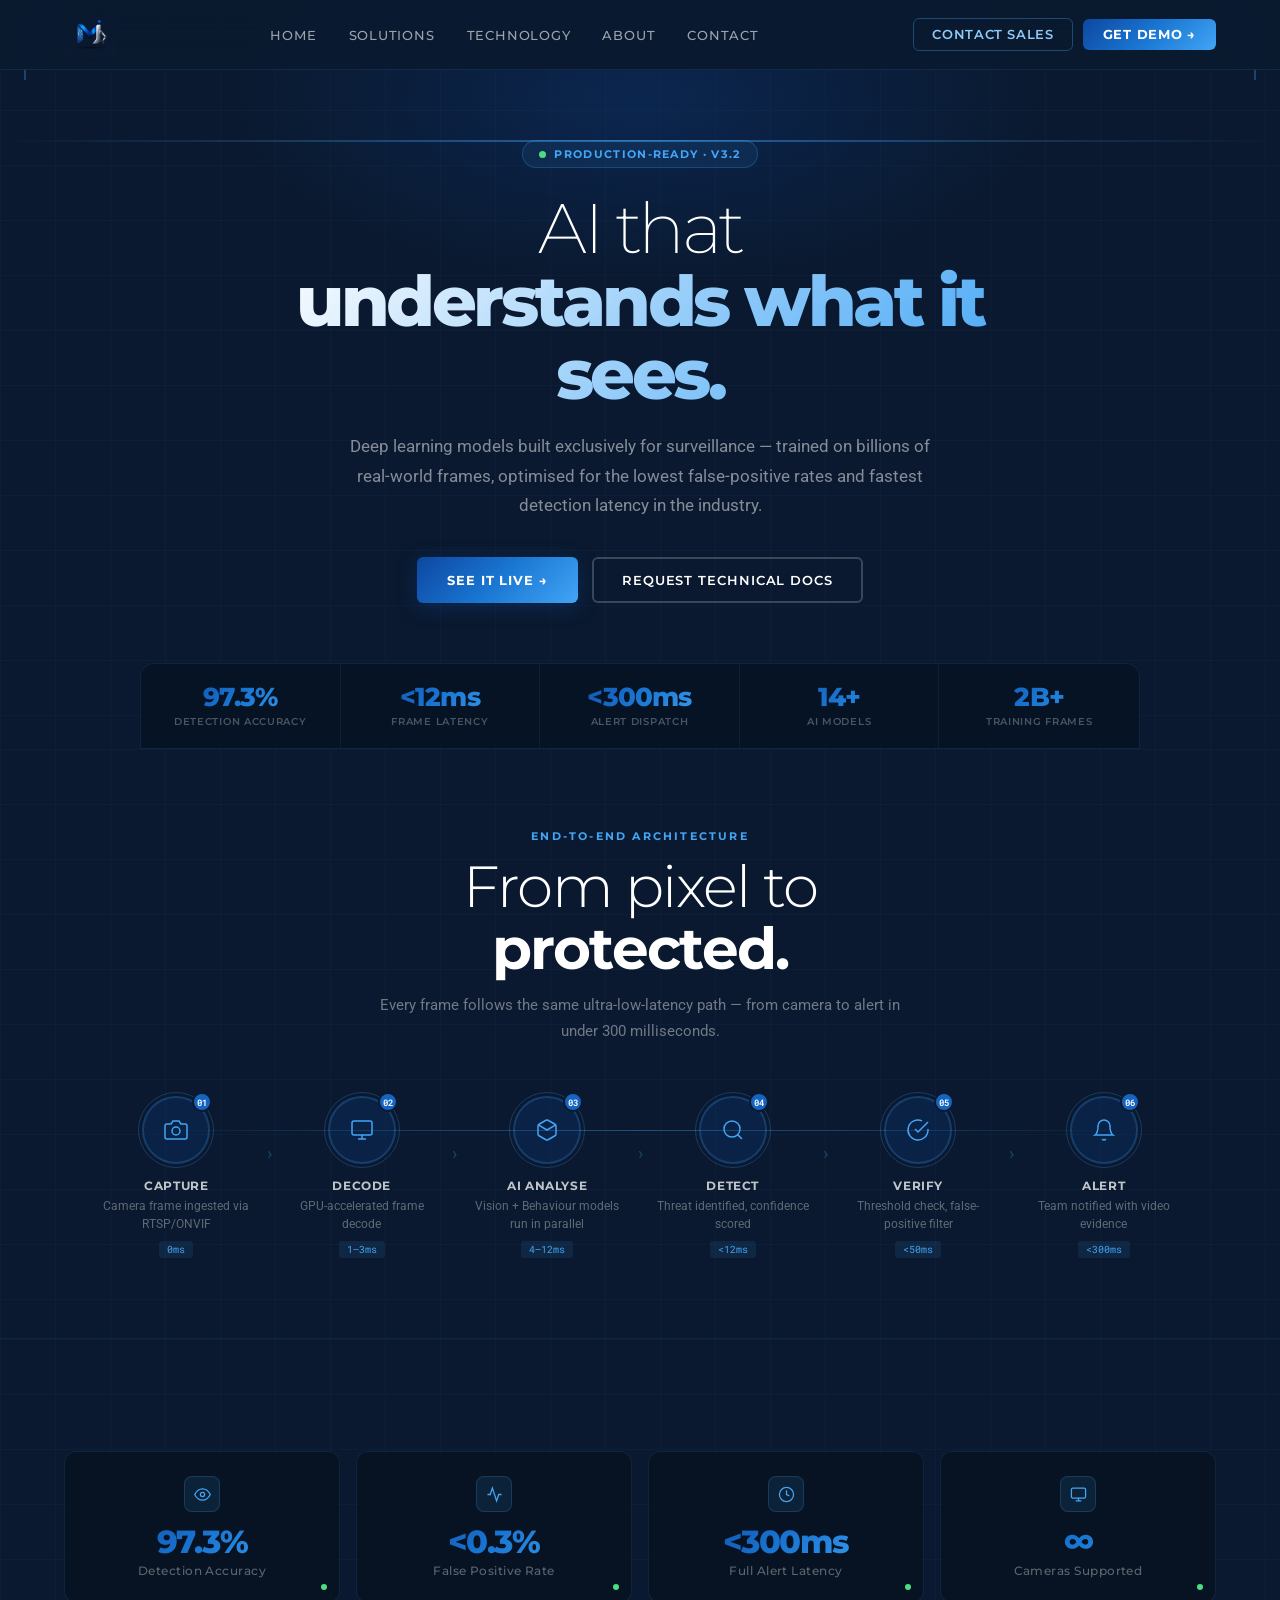
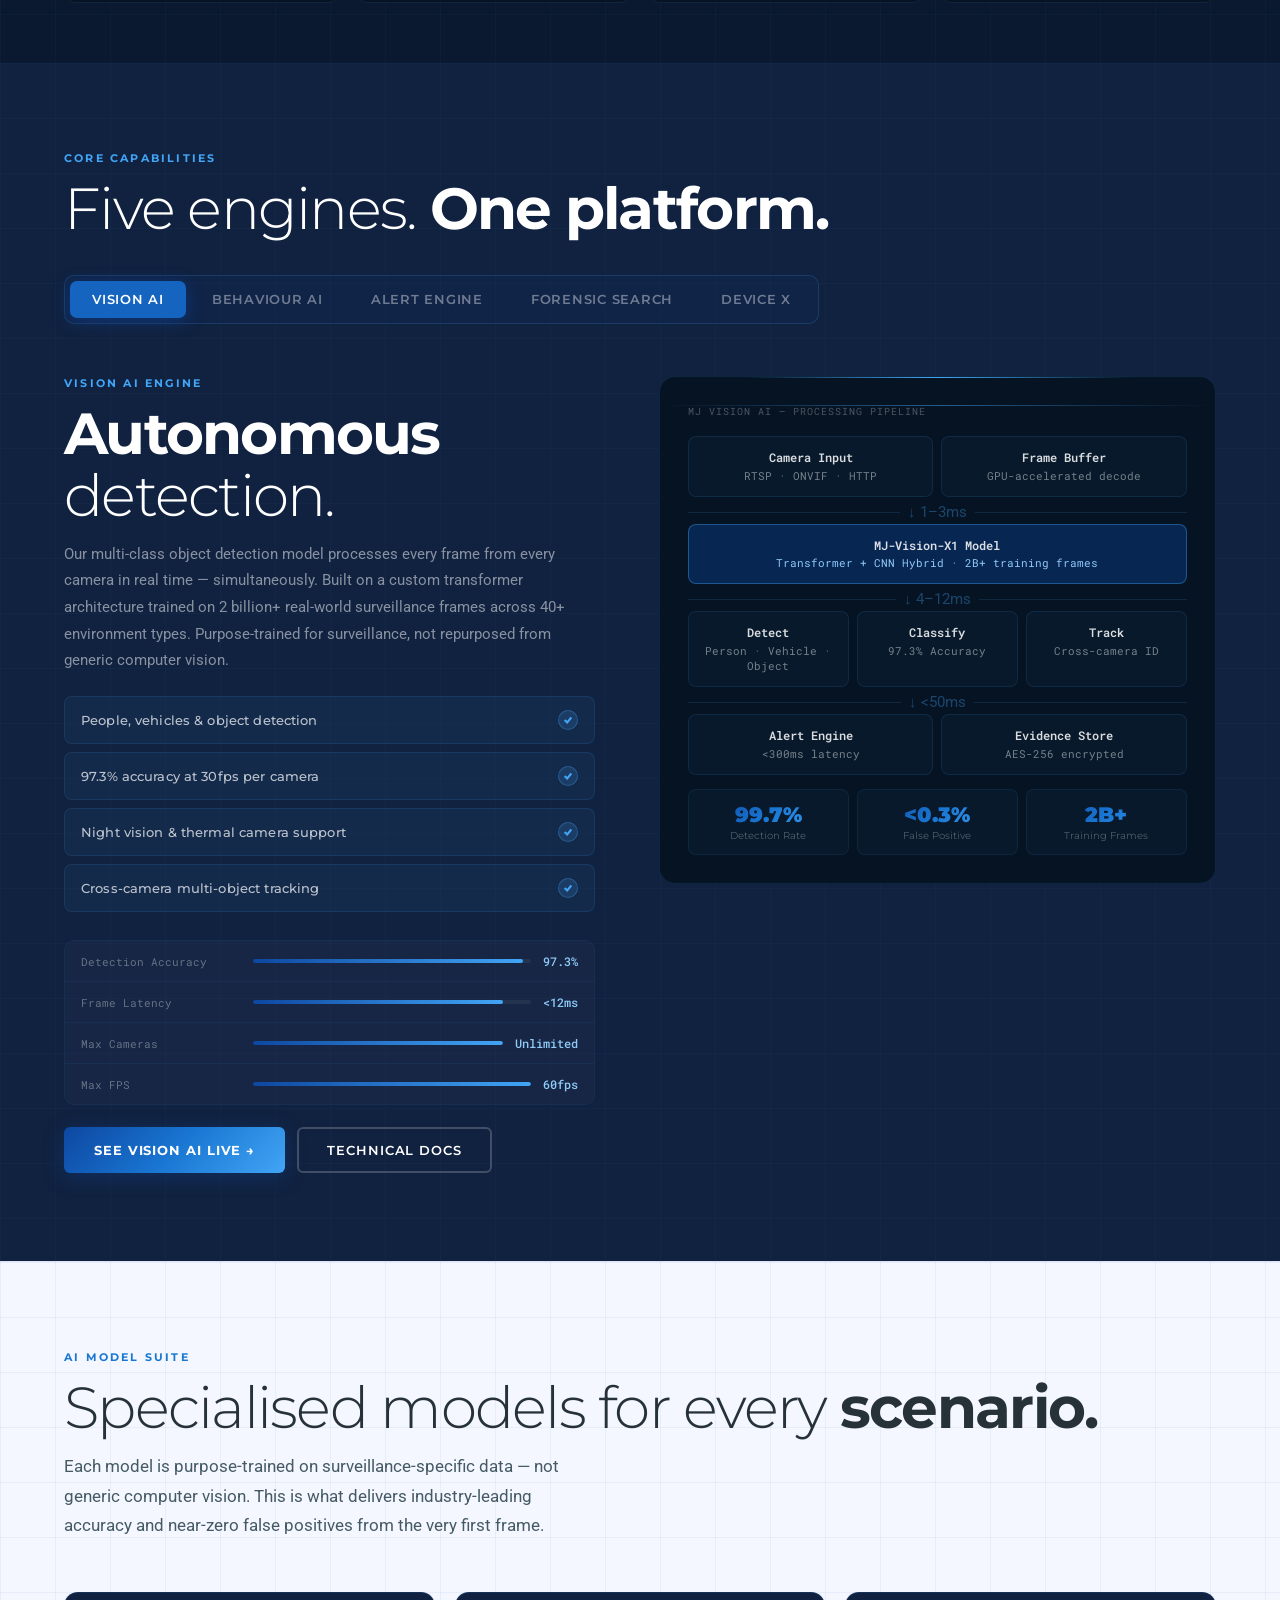
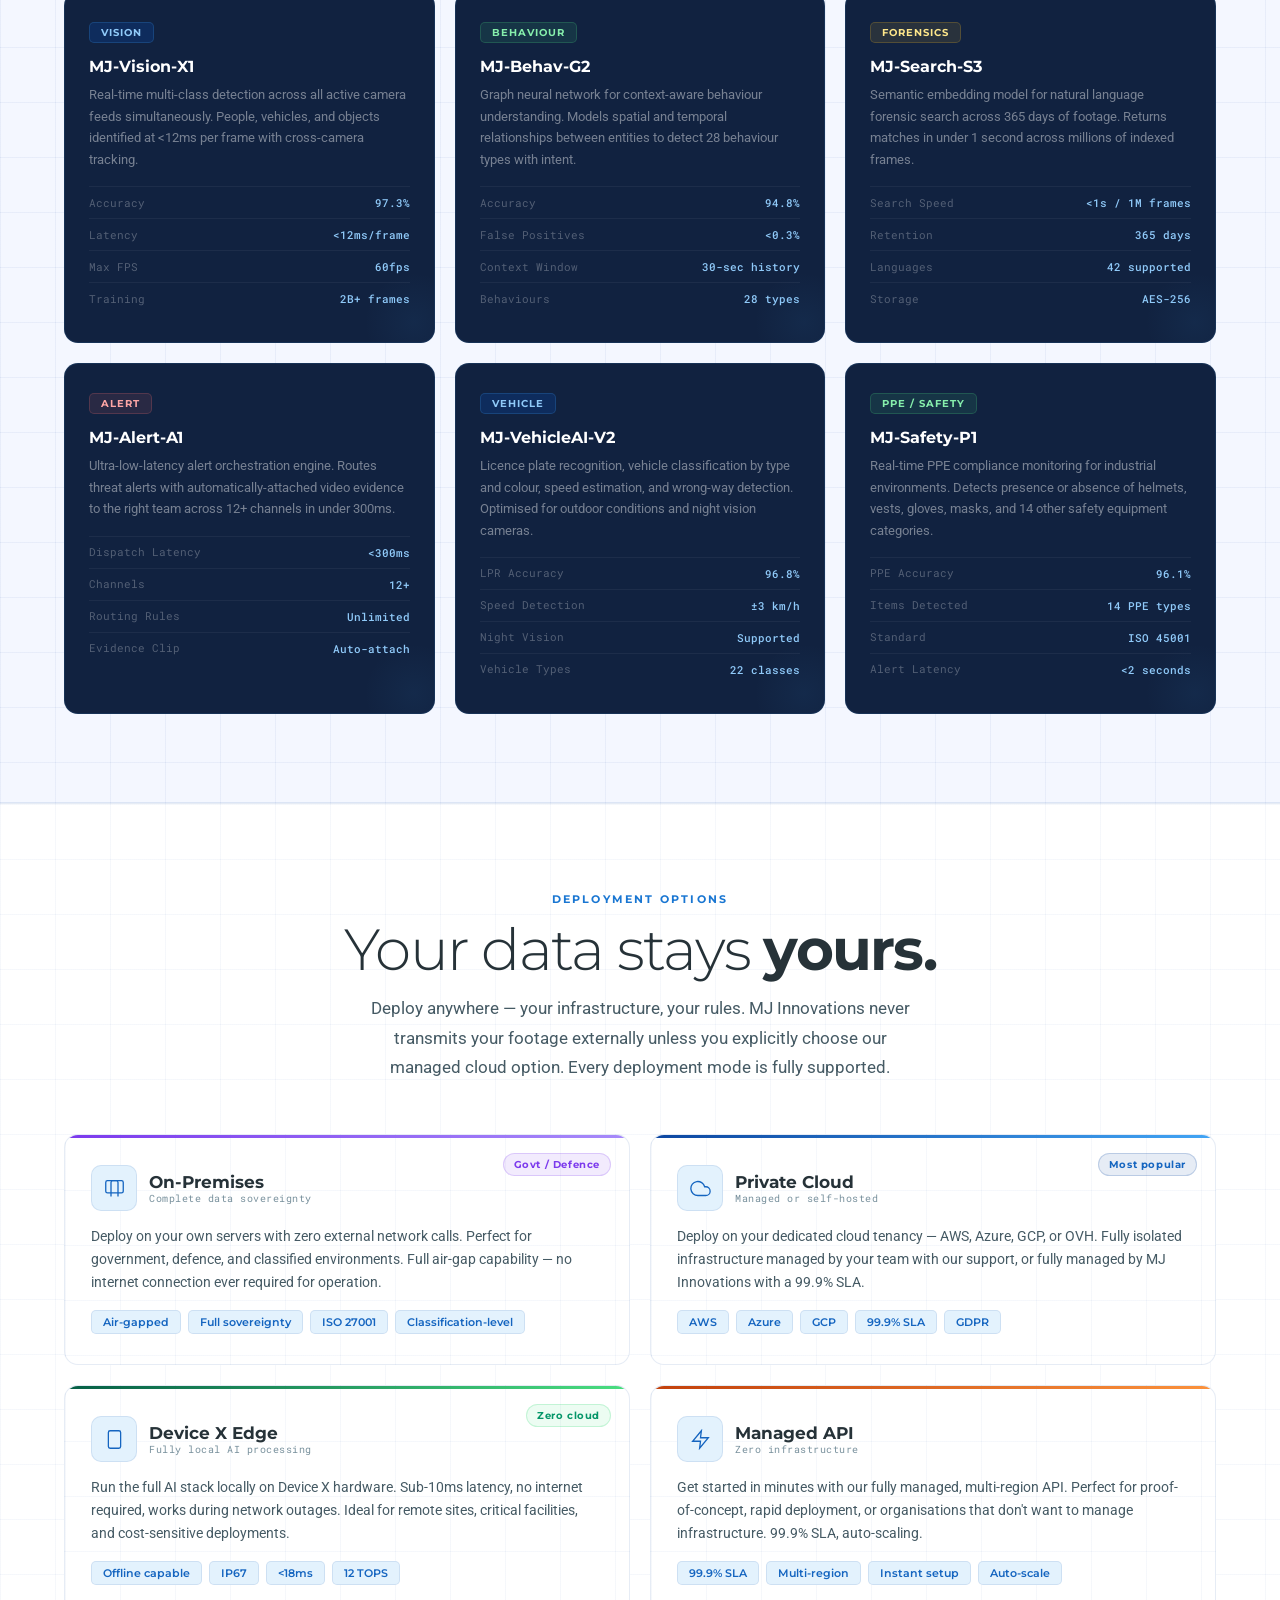
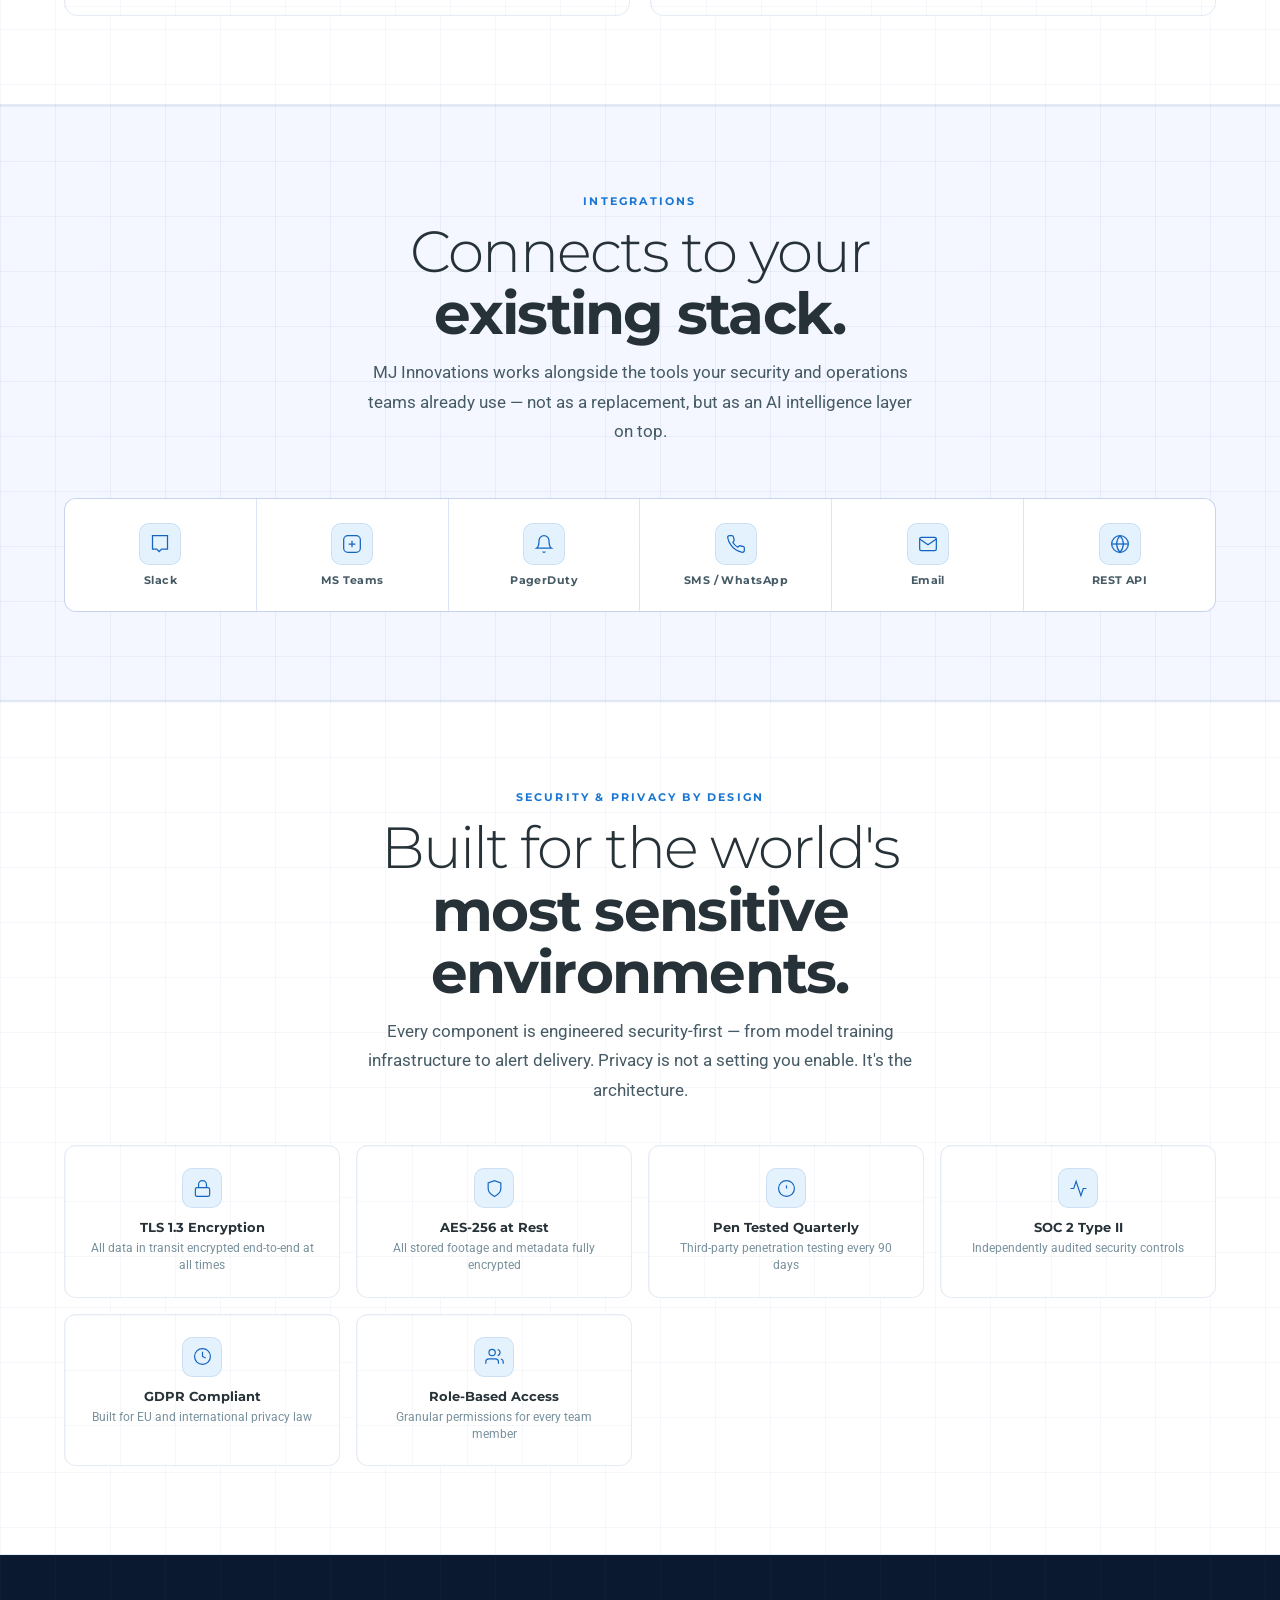
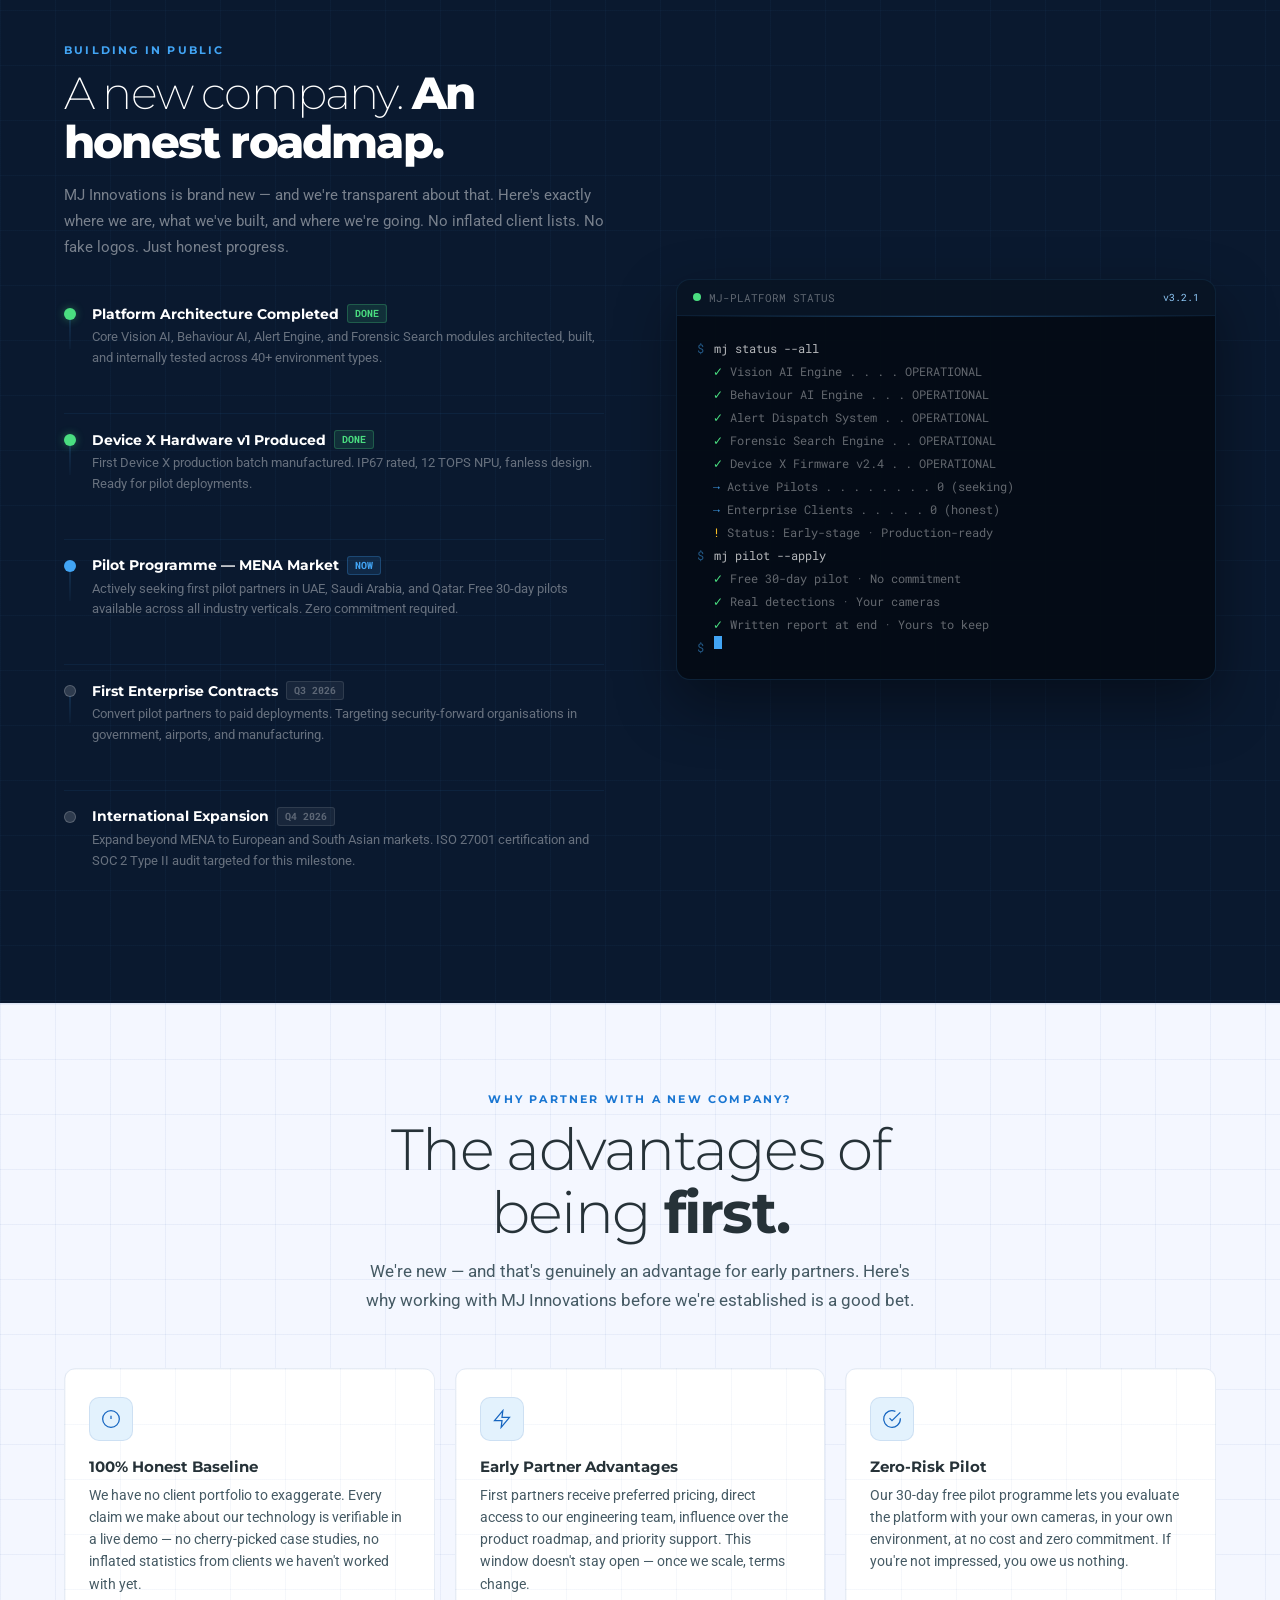
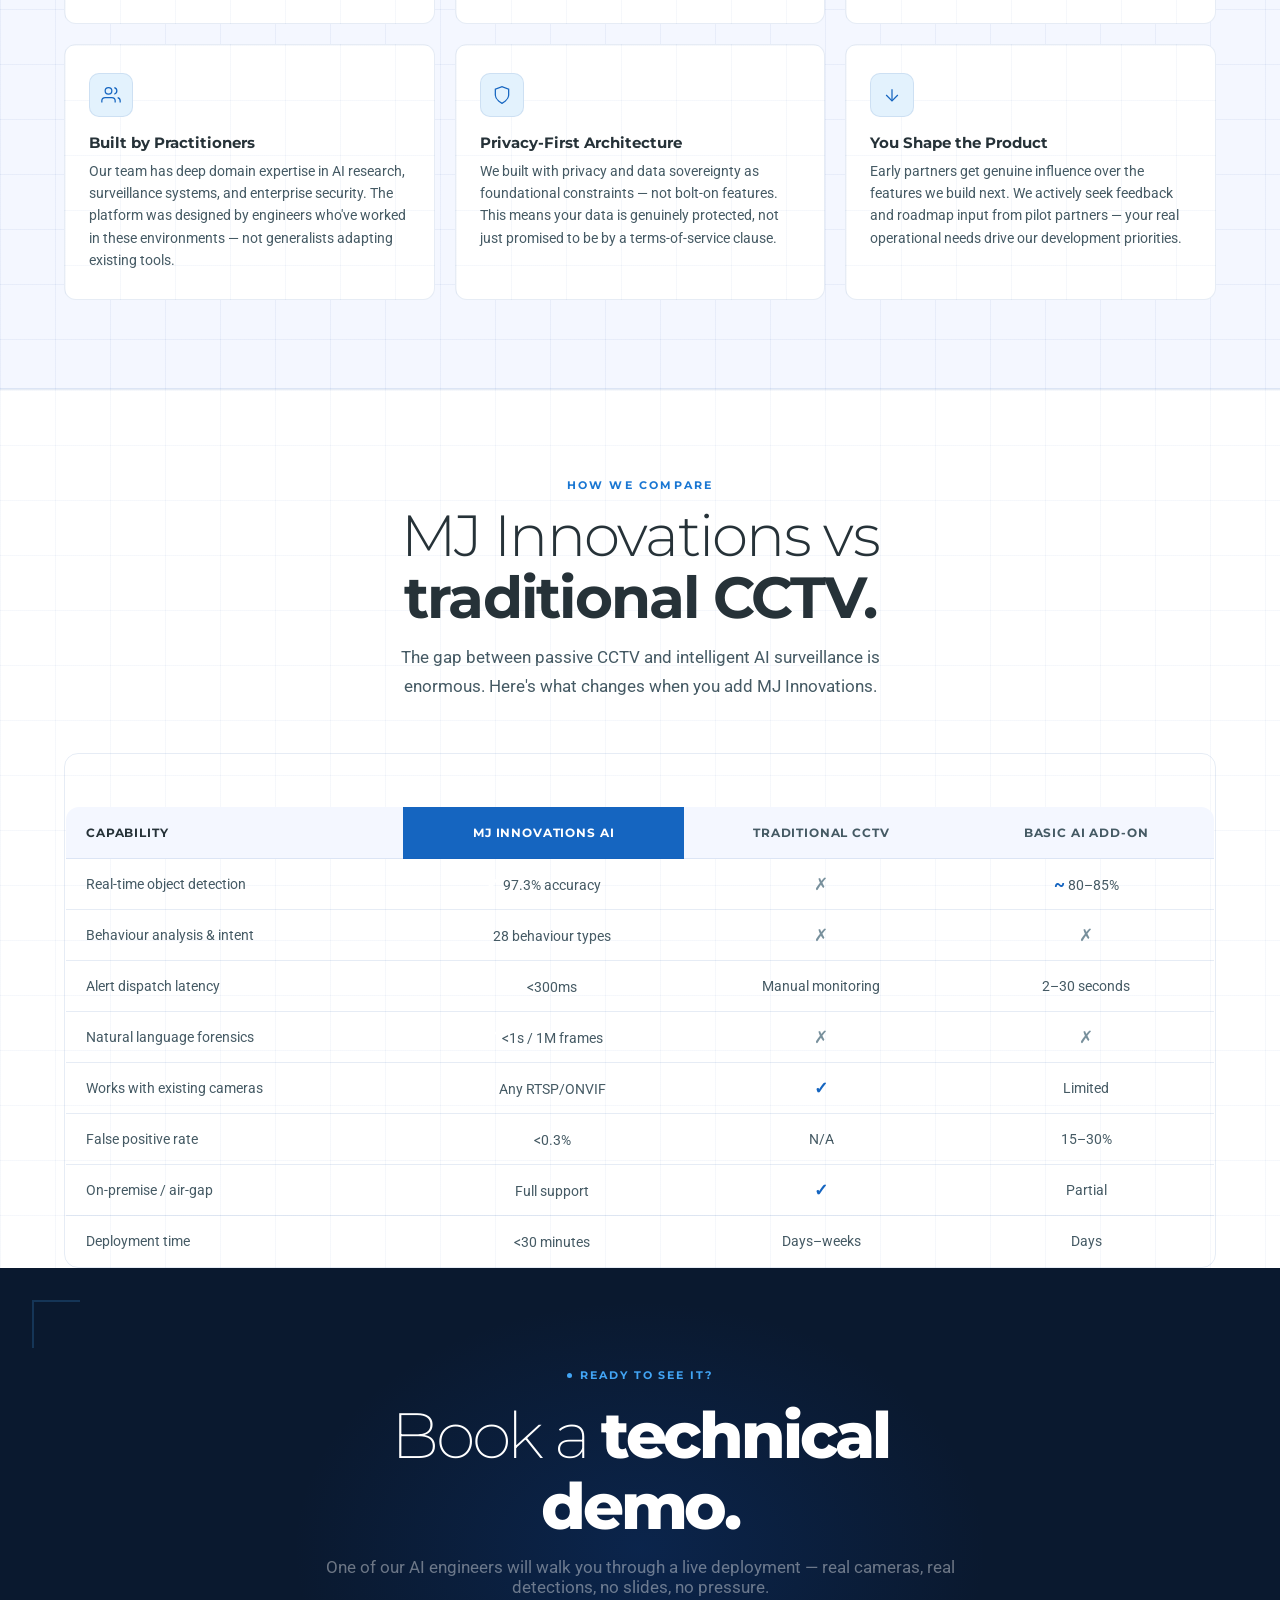
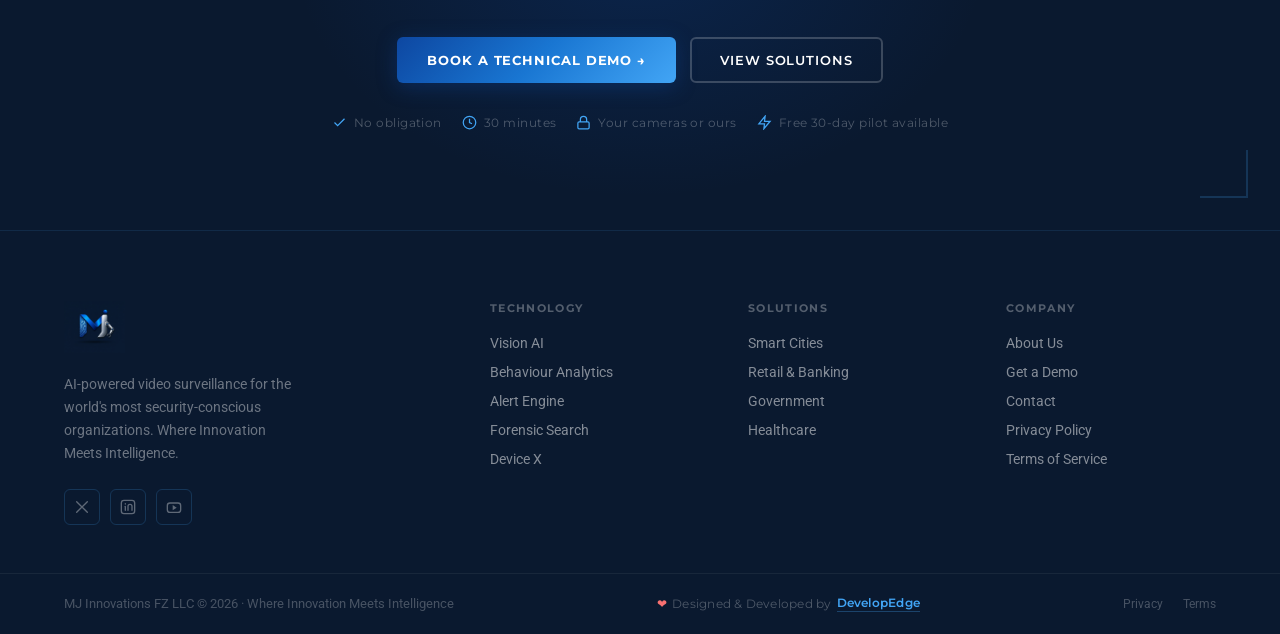
<file: technology.html>
<!DOCTYPE html>
<html lang="en">
<head>
<meta charset="UTF-8">
<meta name="viewport" content="width=device-width, initial-scale=1.0">
<title>Technology — MJ Innovations FZ LLC</title>
<meta name="description" content="Purpose-built AI surveillance technology. Vision AI, Behaviour Analytics, Alert Engine, Forensic Search and Device X from MJ Innovations.">
<link rel="icon" type="image/svg+xml" href="assets/favicon.svg">
<link rel="stylesheet" href="css/shared.css">
<style>
/* ═══════════════════════════════════════
   TECHNOLOGY PAGE — dedicated styles
═══════════════════════════════════════ */

.grid-light{background-color:#F4F7FF;background-image:linear-gradient(rgba(13,71,161,.055) 1px,transparent 1px),linear-gradient(90deg,rgba(13,71,161,.055) 1px,transparent 1px);background-size:55px 55px}
.grid-white{background-color:#fff;background-image:linear-gradient(rgba(13,71,161,.04) 1px,transparent 1px),linear-gradient(90deg,rgba(13,71,161,.04) 1px,transparent 1px);background-size:55px 55px}
.grid-dark{background-color:var(--navy);background-image:linear-gradient(rgba(66,165,245,.04) 1px,transparent 1px),linear-gradient(90deg,rgba(66,165,245,.04) 1px,transparent 1px);background-size:55px 55px}

/* ── HERO ── */
.tech-hero{background:var(--navy);background-image:linear-gradient(rgba(66,165,245,.04) 1px,transparent 1px),linear-gradient(90deg,rgba(66,165,245,.04) 1px,transparent 1px);background-size:55px 55px;padding:140px 5% 0;position:relative;overflow:hidden}
.th-glow{position:absolute;top:-100px;left:50%;transform:translateX(-50%);width:900px;height:400px;border-radius:50%;background:radial-gradient(ellipse,rgba(13,71,161,.28) 0%,transparent 65%);pointer-events:none}
.th-scan{position:absolute;left:0;right:0;height:1.5px;background:linear-gradient(90deg,transparent,rgba(66,165,245,.5),transparent);animation:scan-v 10s linear infinite}
.th-corner{position:absolute;width:56px;height:56px;pointer-events:none}
.th-tl{top:24px;left:24px;border-top:2px solid rgba(66,165,245,.3);border-left:2px solid rgba(66,165,245,.3)}
.th-tr{top:24px;right:24px;border-top:2px solid rgba(66,165,245,.3);border-right:2px solid rgba(66,165,245,.3)}

.tech-hero-inner{position:relative;z-index:2;max-width:1280px;margin:0 auto}
.tech-hero-text{text-align:center;max-width:760px;margin:0 auto}
.tech-hero-badge{display:inline-flex;align-items:center;gap:8px;padding:6px 16px;border-radius:999px;border:1px solid rgba(66,165,245,.25);background:rgba(66,165,245,.08);font-family:var(--font-head);font-size:11px;font-weight:700;letter-spacing:.12em;text-transform:uppercase;color:var(--blue-light);margin-bottom:24px}
.th-badge-dot{width:7px;height:7px;border-radius:50%;background:var(--green);animation:pulse 1.5s infinite}
.tech-hero-text h1{font-family:var(--font-head);font-size:clamp(2.6rem,5.5vw,5rem);font-weight:200;letter-spacing:-.05em;color:#fff;line-height:1.04;margin-bottom:20px}
.tech-hero-text h1 strong{font-weight:800;display:block;background:linear-gradient(130deg,#fff 0%,#90CAF9 55%,#42A5F5 100%);-webkit-background-clip:text;-webkit-text-fill-color:transparent;background-clip:text}
.tech-hero-text p{font-size:1.05rem;color:rgba(255,255,255,.5);line-height:1.78;max-width:580px;margin:0 auto 36px}

/* Hero CTA row */
.tech-hero-ctas{display:flex;gap:14px;justify-content:center;flex-wrap:wrap;margin-bottom:60px}

/* Hero spec strip */
.tech-hero-strip{display:grid;grid-template-columns:repeat(5,1fr);gap:0;border:1px solid rgba(66,165,245,.12);border-radius:14px 14px 0 0;background:rgba(7,19,35,.85);backdrop-filter:blur(12px);overflow:hidden;max-width:1000px;margin:0 auto}
.ths-item{padding:20px 16px;border-right:1px solid rgba(66,165,245,.08);text-align:center}
.ths-item:last-child{border-right:none}
.ths-num{font-family:var(--font-head);font-size:1.6rem;font-weight:800;background:var(--accent-grad);-webkit-background-clip:text;-webkit-text-fill-color:transparent;background-clip:text;letter-spacing:-.03em;line-height:1}
.ths-lbl{font-family:var(--font-head);font-size:10px;font-weight:600;color:rgba(255,255,255,.28);letter-spacing:.07em;margin-top:5px;text-transform:uppercase}

/* ── ANIMATED PIPELINE VISUAL ── */
.pipeline-visual-section{background:var(--navy);background-image:linear-gradient(rgba(66,165,245,.04) 1px,transparent 1px),linear-gradient(90deg,rgba(66,165,245,.04) 1px,transparent 1px);background-size:55px 55px;padding:80px 5%}
.pv-wrap{max-width:1100px;margin:0 auto}
.pv-track{display:flex;align-items:stretch;gap:0;position:relative}
.pv-track::before{content:'';position:absolute;top:34px;left:5%;right:5%;height:1px;background:linear-gradient(90deg,transparent,rgba(66,165,245,.25),rgba(66,165,245,.4),rgba(66,165,245,.25),transparent);pointer-events:none}
.pv-step{flex:1;display:flex;flex-direction:column;align-items:center;text-align:center;padding:0 8px;position:relative;cursor:default}
.pv-icon-wrap{width:68px;height:68px;border-radius:50%;background:rgba(13,71,161,.2);border:2px solid rgba(66,165,245,.22);display:flex;align-items:center;justify-content:center;margin-bottom:14px;position:relative;z-index:2;transition:all .3s}
.pv-step:hover .pv-icon-wrap{background:rgba(13,71,161,.5);border-color:var(--blue-light);transform:scale(1.12);box-shadow:0 0 24px rgba(66,165,245,.3)}
.pv-icon-wrap svg{width:24px;height:24px;stroke:var(--blue-light);fill:none;stroke-width:1.5}
.pv-num{position:absolute;top:-6px;right:-4px;width:20px;height:20px;border-radius:50%;background:var(--blue-mid);border:2px solid var(--navy);display:flex;align-items:center;justify-content:center;font-family:var(--font-mono);font-size:9px;color:#fff;font-weight:600}
/* Animated pulse on icon */
.pv-pulse{position:absolute;inset:-6px;border-radius:50%;border:1.5px solid rgba(66,165,245,.25);animation:pv-ring 2s ease-out infinite}
.pv-step:nth-child(2) .pv-pulse{animation-delay:.3s}
.pv-step:nth-child(3) .pv-pulse{animation-delay:.6s}
.pv-step:nth-child(4) .pv-pulse{animation-delay:.9s}
.pv-step:nth-child(5) .pv-pulse{animation-delay:1.2s}
.pv-step:nth-child(6) .pv-pulse{animation-delay:1.5s}
@keyframes pv-ring{0%{transform:scale(1);opacity:.5}100%{transform:scale(1.5);opacity:0}}
/* Travelling data dot */
.pv-data-dot{position:absolute;top:50%;left:0;width:8px;height:8px;border-radius:50%;background:var(--blue-light);transform:translateY(-50%);animation:travel 3s ease-in-out infinite;box-shadow:0 0 6px rgba(66,165,245,.7)}
@keyframes travel{0%{left:0;opacity:0}10%{opacity:1}90%{opacity:1}100%{left:100%;opacity:0}}
.pv-name{font-family:var(--font-head);font-size:12px;font-weight:700;color:rgba(255,255,255,.75);letter-spacing:.05em;text-transform:uppercase;margin-bottom:5px}
.pv-desc{font-size:12px;color:rgba(255,255,255,.35);line-height:1.45}
.pv-time{display:inline-block;margin-top:8px;font-family:var(--font-mono);font-size:10px;color:var(--blue-light);background:rgba(66,165,245,.1);padding:2px 8px;border-radius:3px}

/* Arrow between steps */
.pv-arrow{flex-shrink:0;display:flex;align-items:center;padding:0 4px;margin-bottom:50px;color:rgba(66,165,245,.3);font-size:18px}

/* ── CAPABILITY TABS ── */
.tabs-section{background:var(--navy3);background-image:linear-gradient(rgba(66,165,245,.03) 1px,transparent 1px),linear-gradient(90deg,rgba(66,165,245,.03) 1px,transparent 1px);background-size:55px 55px;padding:88px 5%}
.tabs-row{display:flex;gap:4px;border:1px solid rgba(66,165,245,.18);border-radius:10px;background:rgba(13,71,161,.08);padding:5px;width:fit-content;margin-bottom:52px;flex-wrap:wrap}
.tab-btn{padding:11px 22px;border-radius:7px;font-family:var(--font-head);font-size:12.5px;font-weight:600;letter-spacing:.06em;text-transform:uppercase;color:rgba(255,255,255,.4);background:transparent;border:none;cursor:pointer;transition:all .25s;white-space:nowrap}
.tab-btn.active{background:var(--blue-mid);color:#fff;box-shadow:0 3px 16px rgba(13,71,161,.5)}
.tab-btn:hover:not(.active){color:rgba(255,255,255,.7);background:rgba(66,165,245,.08)}
.tab-panel{display:none;animation:tabIn .4s ease}
.tab-panel.active{display:grid;grid-template-columns:1fr 1.05fr;gap:64px;align-items:start}
@keyframes tabIn{from{opacity:0;transform:translateY(14px)}to{opacity:1;transform:none}}

/* Pill list (dark) */
.pills-dark{list-style:none;display:flex;flex-direction:column;gap:8px;margin-bottom:28px}
.pill-d{display:flex;align-items:center;justify-content:space-between;padding:13px 16px;background:rgba(66,165,245,.06);border:1px solid rgba(66,165,245,.12);border-radius:8px;font-family:var(--font-head);font-size:13px;font-weight:500;color:rgba(255,255,255,.72);letter-spacing:.01em;transition:all .2s}
.pill-d:hover{background:rgba(66,165,245,.12);border-color:rgba(66,165,245,.25)}
.pill-ck{width:20px;height:20px;border-radius:50%;background:rgba(66,165,245,.15);border:1px solid rgba(66,165,245,.3);display:flex;align-items:center;justify-content:center;flex-shrink:0}
.pill-ck svg{width:10px;height:10px;stroke:var(--blue-light);fill:none;stroke-width:2.5}

/* Spec list */
.spec-list{list-style:none;display:flex;flex-direction:column;gap:0;border:1px solid rgba(66,165,245,.1);border-radius:10px;overflow:hidden;margin-top:24px}
.spec-row{display:flex;align-items:center;padding:12px 16px;border-bottom:1px solid rgba(66,165,245,.07);background:rgba(255,255,255,.02);transition:background .2s}
.spec-row:last-child{border:none}
.spec-row:hover{background:rgba(66,165,245,.05)}
.spec-key{font-family:var(--font-mono);font-size:11px;color:rgba(255,255,255,.35);width:160px;flex-shrink:0}
.spec-bar{flex:1;margin:0 12px;height:4px;background:rgba(255,255,255,.06);border-radius:2px;overflow:hidden}
.spec-fill{height:100%;border-radius:2px;background:linear-gradient(90deg,var(--blue-deep),var(--blue-light))}
.spec-val{font-family:var(--font-mono);font-size:12px;color:var(--blue-pale);font-weight:500;white-space:nowrap}

/* Architecture block */
.arch{background:rgba(7,19,35,.96);border:1px solid rgba(66,165,245,.14);border-radius:16px;padding:28px;position:relative;overflow:hidden}
.arch::before{content:'';position:absolute;top:-1px;left:15%;right:15%;height:2px;background:linear-gradient(90deg,transparent,var(--blue-light),transparent)}
.arch-scan{position:absolute;left:0;right:0;height:1px;background:linear-gradient(90deg,transparent,rgba(66,165,245,.5),transparent);animation:scan-v 5s linear infinite;pointer-events:none}
.arch-lbl{font-family:var(--font-mono);font-size:10px;color:rgba(255,255,255,.28);margin-bottom:18px;letter-spacing:.1em;text-transform:uppercase}
.arch-row{display:flex;gap:8px;margin-bottom:8px}
.ab{flex:1;padding:12px 13px;border-radius:8px;border:1px solid rgba(66,165,245,.12);background:rgba(66,165,245,.04);font-family:var(--font-mono);font-size:10.5px;color:rgba(255,255,255,.45);text-align:center;line-height:1.45;transition:all .25s;cursor:default}
.ab:hover{background:rgba(66,165,245,.1);border-color:rgba(66,165,245,.28);color:var(--blue-pale)}
.ab.hi{background:rgba(13,71,161,.38);border-color:rgba(66,165,245,.38);color:var(--blue-pale)}
.ab-name{font-size:12px;font-weight:600;color:rgba(255,255,255,.85);margin-bottom:2px;display:block}
.arch-arrow{text-align:center;color:rgba(66,165,245,.35);font-size:15px;margin:4px 0;line-height:1;display:flex;align-items:center;justify-content:center;gap:8px}
.arch-arrow-line{flex:1;height:1px;background:rgba(66,165,245,.15)}
.arch-stat-row{display:flex;gap:8px;margin-top:14px}
.arch-stat{flex:1;padding:12px;border:1px solid rgba(66,165,245,.1);border-radius:8px;background:rgba(66,165,245,.04);text-align:center}
.arch-stat-num{font-family:var(--font-head);font-size:1.3rem;font-weight:900;background:var(--accent-grad);-webkit-background-clip:text;-webkit-text-fill-color:transparent;background-clip:text}
.arch-stat-lbl{font-size:10px;color:rgba(255,255,255,.3);font-family:var(--font-head);margin-top:2px}

/* Alert popup in arch */
.arch-alert{margin-top:12px;padding:11px 14px;border-radius:8px;border:1px solid rgba(248,113,113,.2);background:rgba(248,113,113,.06);display:flex;align-items:center;gap:10px}
.arch-alert-dot{width:8px;height:8px;border-radius:50%;background:var(--red);animation:pulse 1s infinite;flex-shrink:0}
.arch-alert-title{font-family:var(--font-mono);font-size:11px;color:var(--red);margin-bottom:2px}
.arch-alert-sub{font-family:var(--font-mono);font-size:10px;color:rgba(255,255,255,.3)}

/* Search result mock */
.search-box{display:flex;align-items:center;gap:8px;background:rgba(66,165,245,.06);border:1px solid rgba(66,165,245,.15);border-radius:8px;padding:12px 14px;margin-bottom:14px}
.search-box svg{width:14px;height:14px;stroke:var(--blue-light);fill:none;stroke-width:2;flex-shrink:0}
.search-query{font-family:var(--font-mono);font-size:12px;color:var(--blue-pale)}
.search-results{display:flex;flex-direction:column;gap:8px}
.sr-item{display:flex;gap:10px;padding:11px 12px;background:rgba(66,165,245,.04);border:1px solid rgba(66,165,245,.09);border-radius:8px;align-items:center;transition:background .2s}
.sr-item:hover{background:rgba(66,165,245,.1)}
.sr-thumb{width:56px;height:36px;background:rgba(66,165,245,.08);border-radius:5px;flex-shrink:0;display:flex;align-items:center;justify-content:center;border:1px solid rgba(66,165,245,.1)}
.sr-thumb svg{width:16px;height:16px;stroke:rgba(66,165,245,.5);fill:none;stroke-width:1.5}
.sr-info{flex:1}
.sr-title{font-family:var(--font-mono);font-size:11px;color:rgba(255,255,255,.72);margin-bottom:2px}
.sr-sub{font-family:var(--font-mono);font-size:10px;color:rgba(255,255,255,.28)}
.sr-badge{font-family:var(--font-mono);font-size:10px;color:var(--blue-pale);padding:2px 8px;border:1px solid rgba(66,165,245,.2);border-radius:4px;flex-shrink:0;background:rgba(66,165,245,.08)}
.search-footer{text-align:center;font-family:var(--font-mono);font-size:10px;color:rgba(255,255,255,.2);margin-top:8px}

/* ── LIVE COUNTER STATS ── */
.live-stats-row{display:grid;grid-template-columns:repeat(4,1fr);gap:16px;margin-top:52px}
.lsr-box{background:rgba(7,19,35,.9);border:1px solid rgba(66,165,245,.12);border-radius:12px;padding:24px 20px;text-align:center;position:relative;overflow:hidden;transition:border-color .2s,transform .2s}
.lsr-box:hover{border-color:rgba(66,165,245,.3);transform:translateY(-3px)}
.lsr-box::before{content:'';position:absolute;top:-1px;left:20%;right:20%;height:1px;background:linear-gradient(90deg,transparent,rgba(66,165,245,.5),transparent)}
.lsr-icon{width:36px;height:36px;border-radius:8px;background:rgba(66,165,245,.1);border:1px solid rgba(66,165,245,.2);display:flex;align-items:center;justify-content:center;margin:0 auto 14px}
.lsr-icon svg{width:17px;height:17px;stroke:var(--blue-light);fill:none;stroke-width:1.8}
.lsr-num{font-family:var(--font-head);font-size:2rem;font-weight:800;background:var(--accent-grad);-webkit-background-clip:text;-webkit-text-fill-color:transparent;background-clip:text;letter-spacing:-.04em;line-height:1;margin-bottom:6px}
.lsr-lbl{font-family:var(--font-head);font-size:11.5px;font-weight:500;color:rgba(255,255,255,.35);letter-spacing:.04em}
.lsr-pulse{position:absolute;bottom:12px;right:12px;width:6px;height:6px;border-radius:50%;background:var(--green);animation:pulse 1.5s infinite}

/* ── MODEL CARDS ── */
.models-grid{display:grid;grid-template-columns:repeat(3,1fr);gap:20px;margin-top:52px}
.model-card{background:var(--navy3);border:1px solid rgba(66,165,245,.12);border-radius:14px;padding:28px 24px;transition:transform .22s,border-color .22s,box-shadow .22s;position:relative;overflow:hidden}
.model-card::before{content:'';position:absolute;top:0;left:0;right:0;height:2px;transform:scaleX(0);transform-origin:left;transition:transform .4s ease}
.model-card:hover::before{transform:scaleX(1)}
.mc-b::before{background:linear-gradient(90deg,var(--blue-deep),var(--blue-light))}
.mc-g::before{background:linear-gradient(90deg,#065f46,#4ade80)}
.mc-a::before{background:linear-gradient(90deg,#92400e,#fbbf24)}
.mc-r::before{background:linear-gradient(90deg,#991b1b,#f87171)}
.model-card::after{content:'';position:absolute;bottom:-30px;right:-30px;width:100px;height:100px;border-radius:50%;background:radial-gradient(circle,rgba(66,165,245,.06) 0%,transparent 70%);pointer-events:none}
.model-card:hover{transform:translateY(-4px);border-color:rgba(66,165,245,.28);box-shadow:0 16px 48px rgba(0,0,0,.25)}
.mc-chip{display:inline-block;padding:3px 11px;border-radius:5px;font-family:var(--font-head);font-size:10px;font-weight:700;letter-spacing:.1em;text-transform:uppercase;margin-bottom:14px}
.chip-b{background:rgba(13,71,161,.3);color:var(--blue-pale);border:1px solid rgba(66,165,245,.2)}
.chip-g{background:rgba(74,222,128,.1);color:#86efac;border:1px solid rgba(74,222,128,.2)}
.chip-a{background:rgba(251,191,36,.1);color:#fde68a;border:1px solid rgba(251,191,36,.2)}
.chip-r{background:rgba(248,113,113,.1);color:#fca5a5;border:1px solid rgba(248,113,113,.2)}
.model-card h3{font-family:var(--font-head);font-size:16px;font-weight:700;color:#fff;margin-bottom:8px}
.model-card p{font-size:13px;color:rgba(255,255,255,.43);line-height:1.65;margin-bottom:16px}
.ms{display:flex;justify-content:space-between;align-items:center;padding:8px 0;border-top:1px solid rgba(255,255,255,.05)}
.ms-l{font-family:var(--font-mono);font-size:10.5px;color:rgba(255,255,255,.28)}
.ms-v{font-family:var(--font-mono);font-size:11px;color:var(--blue-pale);font-weight:500}

/* ── DEPLOYMENT OPTIONS ── */
.deploy-cards{display:grid;grid-template-columns:repeat(2,1fr);gap:20px;margin-top:52px}
.dc{padding:30px 26px;border-radius:14px;border:1px solid var(--border-light);background:#fff;background-image:linear-gradient(rgba(13,71,161,.04) 1px,transparent 1px),linear-gradient(90deg,rgba(13,71,161,.04) 1px,transparent 1px);background-size:55px 55px;transition:transform .22s,box-shadow .22s,border-color .22s;position:relative;overflow:hidden}
.dc::before{content:'';position:absolute;top:0;left:0;right:0;height:3px}
.dc-cloud::before{background:linear-gradient(90deg,var(--blue-deep),var(--blue-light))}
.dc-edge::before{background:linear-gradient(90deg,#065f46,#4ade80)}
.dc-prem::before{background:linear-gradient(90deg,#7c3aed,#a78bfa)}
.dc-api::before{background:linear-gradient(90deg,#c2410c,#fb923c)}
.dc:hover{transform:translateY(-3px);box-shadow:0 12px 40px rgba(13,71,161,.12);border-color:var(--blue-mid)}
.dc-hdr{display:flex;align-items:center;gap:12px;margin-bottom:14px}
.dc-ico{width:46px;height:46px;border-radius:10px;background:var(--blue-tint);border:1px solid var(--border-light);display:flex;align-items:center;justify-content:center;flex-shrink:0}
.dc-ico svg{width:21px;height:21px;stroke:var(--blue-mid);fill:none;stroke-width:1.5}
.dc-title{font-family:var(--font-head);font-size:17px;font-weight:700;color:var(--text-dark)}
.dc-subtitle{font-family:var(--font-mono);font-size:10px;color:var(--text-light);letter-spacing:.05em}
.dc p{font-size:13.5px;color:var(--text-mid);line-height:1.7;margin-bottom:16px}
.dc-tags{display:flex;flex-wrap:wrap;gap:7px}
.dtag{padding:4px 11px;background:var(--blue-tint);border:1px solid var(--border-light);border-radius:5px;font-family:var(--font-head);font-size:11px;font-weight:600;color:var(--blue-mid)}
.dc-badge{position:absolute;top:18px;right:18px;padding:4px 10px;border-radius:999px;font-family:var(--font-head);font-size:10px;font-weight:700;letter-spacing:.06em}
.dc-badge-pop{background:rgba(13,71,161,.1);color:var(--blue-mid);border:1px solid rgba(13,71,161,.2)}
.dc-badge-eco{background:rgba(74,222,128,.1);color:#059669;border:1px solid rgba(74,222,128,.25)}
.dc-badge-gov{background:rgba(124,58,237,.1);color:#7c3aed;border:1px solid rgba(124,58,237,.2)}

/* ── SECURITY BADGES ── */
.sec-badges{display:grid;grid-template-columns:repeat(4,1fr);gap:16px;margin-top:40px}
.sec-badge{padding:22px 18px;border:1px solid var(--border-light);border-radius:12px;text-align:center;background:#fff;background-image:linear-gradient(rgba(13,71,161,.04) 1px,transparent 1px),linear-gradient(90deg,rgba(13,71,161,.04) 1px,transparent 1px);background-size:55px 55px;transition:border-color .2s,transform .2s}
.sec-badge:hover{border-color:var(--blue-mid);transform:translateY(-2px);box-shadow:0 8px 24px rgba(13,71,161,.1)}
.sec-badge-icon{width:40px;height:40px;border-radius:10px;background:var(--blue-tint);border:1px solid var(--border-light);display:flex;align-items:center;justify-content:center;margin:0 auto 12px}
.sec-badge-icon svg{width:19px;height:19px;stroke:var(--blue-mid);fill:none;stroke-width:1.5}
.sec-badge-name{font-family:var(--font-head);font-size:12.5px;font-weight:700;color:var(--text-dark);margin-bottom:5px}
.sec-badge-desc{font-size:11.5px;color:var(--text-light);line-height:1.5}

/* ── COMPARISON TABLE ── */
.cmp-table{width:100%;border-collapse:collapse;margin-top:52px;border-radius:14px;overflow:hidden;border:1px solid var(--border-light)}
.cmp-table th{font-family:var(--font-head);font-size:12px;font-weight:700;letter-spacing:.07em;text-transform:uppercase;padding:18px 20px;text-align:left;background:var(--bg-grid)}
.cmp-table th:not(:first-child){text-align:center;color:var(--text-mid)}
.cmp-table th.mj-col{background:var(--blue-mid);color:#fff}
.cmp-table td{padding:15px 20px;font-size:13.5px;color:var(--text-mid);border-top:1px solid var(--border-light)}
.cmp-table td:not(:first-child){text-align:center}
.cmp-table tr:hover td{background:var(--blue-tint)}
.chk{color:var(--blue-mid);font-weight:700;font-size:17px}
.chk-mj{color:#fff;font-weight:700;font-size:17px}
.no{color:var(--text-light);font-size:17px}

/* ── INTEGRATION LOGOS ── */
.int-grid{display:grid;grid-template-columns:repeat(6,1fr);gap:1px;background:var(--border-light);border:1px solid var(--border-light);border-radius:12px;overflow:hidden;margin-top:52px}
.int-cell{background:#fff;padding:24px 18px;display:flex;flex-direction:column;align-items:center;gap:8px;transition:background .2s}
.int-cell:hover{background:var(--blue-tint)}
.int-cell-icon{width:42px;height:42px;border-radius:10px;background:var(--blue-tint);border:1px solid var(--border-light);display:flex;align-items:center;justify-content:center}
.int-cell-icon svg{width:20px;height:20px;stroke:var(--blue-mid);fill:none;stroke-width:1.5}
.int-cell-name{font-family:var(--font-head);font-size:11px;font-weight:700;color:var(--text-mid);letter-spacing:.04em;text-align:center}

/* ── BUILDING-IN-PUBLIC SECTION ── */
.bip-section{background:var(--navy);background-image:linear-gradient(rgba(66,165,245,.04) 1px,transparent 1px),linear-gradient(90deg,rgba(66,165,245,.04) 1px,transparent 1px);background-size:55px 55px;padding:88px 5%}
.bip-inner{max-width:1200px;margin:0 auto;display:grid;grid-template-columns:1fr 1fr;gap:72px;align-items:center}
.bip-text h2{font-family:var(--font-head);font-size:clamp(1.8rem,3.5vw,2.8rem);font-weight:200;letter-spacing:-.04em;color:#fff;line-height:1.1;margin-bottom:14px}
.bip-text h2 strong{font-weight:800}
.bip-text p{font-size:15px;color:rgba(255,255,255,.45);line-height:1.75;margin-bottom:28px}
.bip-milestones{display:flex;flex-direction:column;gap:0}
.bip-ms{display:flex;gap:16px;padding:16px 0;border-bottom:1px solid rgba(66,165,245,.07);position:relative}
.bip-ms:last-child{border-bottom:none}
.bip-ms-dot{width:12px;height:12px;border-radius:50%;flex-shrink:0;margin-top:4px;position:relative;z-index:2}
.bip-ms-dot.done{background:var(--green);box-shadow:0 0 8px rgba(74,222,128,.4)}
.bip-ms-dot.active{background:var(--blue-light);animation:pulse 1.5s infinite}
.bip-ms-dot.soon{background:rgba(255,255,255,.15);border:1px solid rgba(255,255,255,.2)}
.bip-ms:not(:last-child) .bip-ms-dot::after{content:'';position:absolute;top:100%;left:50%;transform:translateX(-50%);width:1px;height:calc(100% + 17px);background:linear-gradient(180deg,rgba(66,165,245,.3),rgba(66,165,245,.05))}
.bip-ms-body h4{font-family:var(--font-head);font-size:14px;font-weight:700;color:#fff;margin-bottom:4px;display:flex;align-items:center;gap:8px}
.bip-ms-tag{font-family:var(--font-mono);font-size:9.5px;padding:2px 7px;border-radius:3px}
.bip-ms-tag.done{background:rgba(74,222,128,.12);color:var(--green);border:1px solid rgba(74,222,128,.25)}
.bip-ms-tag.now{background:rgba(66,165,245,.12);color:var(--blue-light);border:1px solid rgba(66,165,245,.25)}
.bip-ms-tag.q{background:rgba(255,255,255,.06);color:rgba(255,255,255,.3);border:1px solid rgba(255,255,255,.1)}
.bip-ms-body p{font-size:13px;color:rgba(255,255,255,.38);line-height:1.6}
/* Right panel — live stats terminal */
.bip-terminal{background:rgba(5,12,22,.97);border:1px solid rgba(66,165,245,.15);border-radius:14px;overflow:hidden;box-shadow:0 24px 60px rgba(0,0,0,.4);font-family:var(--font-mono)}
.bip-term-bar{background:rgba(66,165,245,.06);padding:10px 16px;border-bottom:1px solid rgba(66,165,245,.08);display:flex;align-items:center;justify-content:space-between}
.bip-term-title{font-size:11px;color:rgba(255,255,255,.35);display:flex;align-items:center;gap:8px}
.bip-term-ver{font-size:10px;color:var(--blue-pale)}
.bip-term-body{padding:20px}
.bip-term-line{font-size:11.5px;line-height:2;display:flex;gap:10px}
.bterm-prompt{color:rgba(66,165,245,.5)}
.bterm-cmd{color:rgba(255,255,255,.7)}
.bterm-out{color:rgba(255,255,255,.38);padding-left:16px;display:block}
.bterm-green{color:var(--green)}
.bterm-blue{color:var(--blue-light)}
.bterm-amber{color:var(--amber)}
.bterm-cursor{display:inline-block;width:8px;height:13px;background:var(--blue-light);animation:blink-cursor .9s step-end infinite;vertical-align:text-bottom}
@keyframes blink-cursor{0%,100%{opacity:1}50%{opacity:0}}
.bip-term-scan{height:1px;background:linear-gradient(90deg,transparent,rgba(66,165,245,.4),transparent);animation:scan-v 5s linear infinite}

/* ── FAQ / TRUST ── */
.trust-grid{display:grid;grid-template-columns:repeat(3,1fr);gap:20px;margin-top:52px}
.trust-card{background:#fff;border:1px solid var(--border-light);border-radius:12px;padding:28px 24px;background-image:linear-gradient(rgba(13,71,161,.04) 1px,transparent 1px),linear-gradient(90deg,rgba(13,71,161,.04) 1px,transparent 1px);background-size:55px 55px;transition:transform .2s,box-shadow .2s}
.trust-card:hover{transform:translateY(-3px);box-shadow:0 12px 36px rgba(13,71,161,.1)}
.tc-icon{width:44px;height:44px;border-radius:10px;background:var(--blue-tint);border:1px solid var(--border-light);display:flex;align-items:center;justify-content:center;margin-bottom:16px}
.tc-icon svg{width:20px;height:20px;stroke:var(--blue-mid);fill:none;stroke-width:1.5}
.trust-card h4{font-family:var(--font-head);font-size:15px;font-weight:700;margin-bottom:8px}
.trust-card p{font-size:13.5px;color:var(--text-mid);line-height:1.65}

/* ── RESPONSIVE ── */
@media(max-width:1100px){.tab-panel.active{grid-template-columns:1fr;gap:44px}.bip-inner{grid-template-columns:1fr}.bip-terminal{display:none}}
@media(max-width:900px){.models-grid{grid-template-columns:1fr 1fr}.deploy-cards{grid-template-columns:1fr}.sec-badges{grid-template-columns:1fr 1fr}.tech-hero-strip{grid-template-columns:repeat(3,1fr)}.trust-grid{grid-template-columns:1fr}.int-grid{grid-template-columns:repeat(3,1fr)}.live-stats-row{grid-template-columns:1fr 1fr}}
@media(max-width:640px){.models-grid{grid-template-columns:1fr}.tech-hero-strip{grid-template-columns:repeat(2,1fr)}.tabs-row{width:100%}.tab-btn{font-size:11px;padding:8px 12px}.sec-badges{grid-template-columns:1fr 1fr}.int-grid{grid-template-columns:repeat(2,1fr)}.live-stats-row{grid-template-columns:1fr 1fr}.pv-track{flex-direction:column;gap:20px}.pv-track::before{display:none}.pv-step{flex-direction:row;text-align:left;align-items:flex-start;gap:14px}.pv-icon-wrap{flex-shrink:0}.pv-arrow{display:none}}
@media(max-width:480px){.tech-hero-strip{grid-template-columns:repeat(2,1fr)}.tech-hero-text h1{font-size:2.2rem}.live-stats-row{grid-template-columns:1fr 1fr}}
</style>
</head>
<body>

<!-- NAV -->
<nav id="main-nav">
  <a href="index.html" class="nav-logo-wrap"><img src="assets/Logo_Final.png" alt="MJ Innovations FZ LLC"></a>
  <ul class="nav-links">
    <li><a href="index.html">Home</a></li>
    <li><a href="solutions.html">Solutions</a></li>
    <li><a href="technology.html" class="active">Technology</a></li>
    <li><a href="about.html">About</a></li>
    <li><a href="contact.html">Contact</a></li>
  </ul>
  <div class="nav-cta-group">
    <button class="btn-nav-outline" onclick="location.href='contact.html'">Contact Sales</button>
    <button class="btn-nav-fill" onclick="location.href='get-demo.html'">Get Demo →</button>
  </div>
  <button class="nav-hamburger" id="hamburger"><span></span><span></span><span></span></button>
</nav>
<div class="nav-drawer" id="drawer">
  <a href="index.html">Home</a><a href="solutions.html">Solutions</a>
  <a href="technology.html">Technology</a><a href="about.html">About</a><a href="contact.html">Contact</a>
  <div class="drawer-cta"><button class="btn-primary" style="width:100%;justify-content:center" onclick="location.href='get-demo.html'">Get a Demo →</button></div>
</div>

<!-- ═══ HERO ══════════════════════════════════════ -->
<div class="tech-hero">
  <div class="th-glow"></div>
  <div class="th-scan"></div>
  <div class="th-corner th-tl"></div>
  <div class="th-corner th-tr"></div>

  <div class="tech-hero-inner">
    <div class="tech-hero-text fade-up">
      <div class="tech-hero-badge"><span class="th-badge-dot"></span>Production-Ready · v3.2</div>
      <h1>AI that <strong>understands what it sees.</strong></h1>
      <p>Deep learning models built exclusively for surveillance — trained on billions of real-world frames, optimised for the lowest false-positive rates and fastest detection latency in the industry.</p>
      <div class="tech-hero-ctas">
        <button class="btn-primary" onclick="location.href='get-demo.html'">See it Live →</button>
        <button class="btn-secondary-light" onclick="location.href='contact.html'">Request Technical Docs</button>
      </div>
    </div>

    <!-- Spec strip -->
    <div class="tech-hero-strip fade-up" style="transition-delay:.15s">
      <div class="ths-item"><div class="ths-num">97.3%</div><div class="ths-lbl">Detection Accuracy</div></div>
      <div class="ths-item"><div class="ths-num">&lt;12ms</div><div class="ths-lbl">Frame Latency</div></div>
      <div class="ths-item"><div class="ths-num">&lt;300ms</div><div class="ths-lbl">Alert Dispatch</div></div>
      <div class="ths-item"><div class="ths-num">14+</div><div class="ths-lbl">AI Models</div></div>
      <div class="ths-item"><div class="ths-num">2B+</div><div class="ths-lbl">Training Frames</div></div>
    </div>
  </div>
</div>

<!-- ═══ PIPELINE VISUAL ═══════════════════════════ -->
<div class="pipeline-visual-section">
  <div class="pv-wrap">
    <div class="fade-up" style="text-align:center;max-width:560px;margin:0 auto 52px">
      <div class="eyebrow eyebrow-light">End-to-End Architecture</div>
      <h2 class="section-title" style="color:#fff">From pixel to <strong>protected.</strong></h2>
      <p style="color:rgba(255,255,255,.42);font-size:15px;margin-top:14px;line-height:1.7">Every frame follows the same ultra-low-latency path — from camera to alert in under 300 milliseconds.</p>
    </div>
    <div class="pv-track fade-up" style="transition-delay:.1s">
      <div class="pv-step">
        <div class="pv-icon-wrap">
          <div class="pv-pulse"></div>
          <div class="pv-num">01</div>
          <svg viewBox="0 0 24 24"><path d="M23 19a2 2 0 0 1-2 2H3a2 2 0 0 1-2-2V8a2 2 0 0 1 2-2h4l2-3h6l2 3h4a2 2 0 0 1 2 2z"/><circle cx="12" cy="13" r="4"/></svg>
        </div>
        <div class="pv-name">Capture</div>
        <div class="pv-desc">Camera frame ingested via RTSP/ONVIF</div>
        <div class="pv-time">0ms</div>
      </div>
      <div class="pv-arrow">›</div>
      <div class="pv-step">
        <div class="pv-icon-wrap">
          <div class="pv-pulse"></div>
          <div class="pv-num">02</div>
          <svg viewBox="0 0 24 24"><rect x="2" y="3" width="20" height="14" rx="2"/><path d="M8 21h8M12 17v4"/></svg>
        </div>
        <div class="pv-name">Decode</div>
        <div class="pv-desc">GPU-accelerated frame decode</div>
        <div class="pv-time">1–3ms</div>
      </div>
      <div class="pv-arrow">›</div>
      <div class="pv-step">
        <div class="pv-icon-wrap">
          <div class="pv-pulse"></div>
          <div class="pv-num">03</div>
          <svg viewBox="0 0 24 24"><path d="M21 16V8a2 2 0 0 0-1-1.73l-7-4a2 2 0 0 0-2 0l-7 4A2 2 0 0 0 3 8v8a2 2 0 0 0 1 1.73l7 4a2 2 0 0 0 2 0l7-4A2 2 0 0 0 21 16z"/><polyline points="3.27 6.96 12 12.01 20.73 6.96"/></svg>
        </div>
        <div class="pv-name">AI Analyse</div>
        <div class="pv-desc">Vision + Behaviour models run in parallel</div>
        <div class="pv-time">4–12ms</div>
      </div>
      <div class="pv-arrow">›</div>
      <div class="pv-step">
        <div class="pv-icon-wrap">
          <div class="pv-pulse"></div>
          <div class="pv-num">04</div>
          <svg viewBox="0 0 24 24"><circle cx="11" cy="11" r="8"/><line x1="21" y1="21" x2="16.65" y2="16.65"/></svg>
        </div>
        <div class="pv-name">Detect</div>
        <div class="pv-desc">Threat identified, confidence scored</div>
        <div class="pv-time">&lt;12ms</div>
      </div>
      <div class="pv-arrow">›</div>
      <div class="pv-step">
        <div class="pv-icon-wrap">
          <div class="pv-pulse"></div>
          <div class="pv-num">05</div>
          <svg viewBox="0 0 24 24"><path d="M22 11.08V12a10 10 0 1 1-5.93-9.14"/><polyline points="22 4 12 14.01 9 11.01"/></svg>
        </div>
        <div class="pv-name">Verify</div>
        <div class="pv-desc">Threshold check, false-positive filter</div>
        <div class="pv-time">&lt;50ms</div>
      </div>
      <div class="pv-arrow">›</div>
      <div class="pv-step">
        <div class="pv-icon-wrap">
          <div class="pv-pulse"></div>
          <div class="pv-num">06</div>
          <svg viewBox="0 0 24 24"><path d="M18 8A6 6 0 0 0 6 8c0 7-3 9-3 9h18s-3-2-3-9"/><path d="M13.73 21a2 2 0 0 1-3.46 0"/></svg>
        </div>
        <div class="pv-name">Alert</div>
        <div class="pv-desc">Team notified with video evidence</div>
        <div class="pv-time">&lt;300ms</div>
      </div>
    </div>
  </div>
</div>

<!-- ═══ LIVE STATS ROW ════════════════════════════ -->
<div class="grid-dark" style="border-top:1px solid rgba(66,165,245,.08);padding:60px 5%">
<div class="container">
  <div class="live-stats-row stagger">
    <div class="lsr-box">
      <div class="lsr-icon"><svg viewBox="0 0 24 24"><circle cx="12" cy="12" r="3"/><path d="M1 12s4-8 11-8 11 8 11 8-4 8-11 8-11-8-11-8z"/></svg></div>
      <div class="lsr-num">97.3%</div>
      <div class="lsr-lbl">Detection Accuracy</div>
      <div class="lsr-pulse"></div>
    </div>
    <div class="lsr-box">
      <div class="lsr-icon"><svg viewBox="0 0 24 24"><polyline points="22 12 18 12 15 21 9 3 6 12 2 12"/></svg></div>
      <div class="lsr-num">&lt;0.3%</div>
      <div class="lsr-lbl">False Positive Rate</div>
      <div class="lsr-pulse"></div>
    </div>
    <div class="lsr-box">
      <div class="lsr-icon"><svg viewBox="0 0 24 24"><circle cx="12" cy="12" r="10"/><polyline points="12 6 12 12 16 14"/></svg></div>
      <div class="lsr-num">&lt;300ms</div>
      <div class="lsr-lbl">Full Alert Latency</div>
      <div class="lsr-pulse"></div>
    </div>
    <div class="lsr-box">
      <div class="lsr-icon"><svg viewBox="0 0 24 24"><rect x="2" y="3" width="20" height="14" rx="2"/><path d="M8 21h8M12 17v4"/></svg></div>
      <div class="lsr-num">∞</div>
      <div class="lsr-lbl">Cameras Supported</div>
      <div class="lsr-pulse"></div>
    </div>
  </div>
</div>
</div>

<!-- ═══ CAPABILITY TABS ═══════════════════════════ -->
<div class="tabs-section">
<div class="container-wide">
  <div class="fade-up">
    <div class="eyebrow eyebrow-light">Core Capabilities</div>
    <h2 class="section-title" style="color:#fff;margin-bottom:36px">Five engines. <strong>One platform.</strong></h2>
  </div>
  <div class="tabs-row fade-up" role="tablist">
    <button class="tab-btn active" onclick="switchTab(0)">Vision AI</button>
    <button class="tab-btn" onclick="switchTab(1)">Behaviour AI</button>
    <button class="tab-btn" onclick="switchTab(2)">Alert Engine</button>
    <button class="tab-btn" onclick="switchTab(3)">Forensic Search</button>
    <button class="tab-btn" onclick="switchTab(4)">Device X</button>
  </div>

  <!-- PANEL 0 — Vision AI -->
  <div class="tab-panel active" id="tp0">
    <div>
      <div class="eyebrow eyebrow-light">Vision AI Engine</div>
      <h2 class="section-title" style="color:#fff;margin-bottom:14px"><strong>Autonomous</strong><br>detection.</h2>
      <p style="color:rgba(255,255,255,.5);font-size:15px;line-height:1.78;margin-bottom:22px">Our multi-class object detection model processes every frame from every camera in real time — simultaneously. Built on a custom transformer architecture trained on 2 billion+ real-world surveillance frames across 40+ environment types. Purpose-trained for surveillance, not repurposed from generic computer vision.</p>
      <ul class="pills-dark">
        <li class="pill-d">People, vehicles &amp; object detection <span class="pill-ck"><svg viewBox="0 0 12 12"><polyline points="2,6 5,9 10,3"/></svg></span></li>
        <li class="pill-d">97.3% accuracy at 30fps per camera <span class="pill-ck"><svg viewBox="0 0 12 12"><polyline points="2,6 5,9 10,3"/></svg></span></li>
        <li class="pill-d">Night vision &amp; thermal camera support <span class="pill-ck"><svg viewBox="0 0 12 12"><polyline points="2,6 5,9 10,3"/></svg></span></li>
        <li class="pill-d">Cross-camera multi-object tracking <span class="pill-ck"><svg viewBox="0 0 12 12"><polyline points="2,6 5,9 10,3"/></svg></span></li>
      </ul>
      <ul class="spec-list">
        <li class="spec-row"><span class="spec-key">Detection Accuracy</span><div class="spec-bar"><div class="spec-fill" style="width:97.3%"></div></div><span class="spec-val">97.3%</span></li>
        <li class="spec-row"><span class="spec-key">Frame Latency</span><div class="spec-bar"><div class="spec-fill" style="width:90%"></div></div><span class="spec-val">&lt;12ms</span></li>
        <li class="spec-row"><span class="spec-key">Max Cameras</span><div class="spec-bar"><div class="spec-fill" style="width:100%"></div></div><span class="spec-val">Unlimited</span></li>
        <li class="spec-row"><span class="spec-key">Max FPS</span><div class="spec-bar"><div class="spec-fill" style="width:100%"></div></div><span class="spec-val">60fps</span></li>
      </ul>
      <div style="margin-top:22px;display:flex;gap:12px;flex-wrap:wrap">
        <button class="btn-primary" onclick="location.href='get-demo.html'">See Vision AI Live →</button>
        <button class="btn-secondary-light" onclick="location.href='contact.html'">Technical Docs</button>
      </div>
    </div>
    <div class="scale-in" style="transition-delay:.12s">
      <div class="arch">
        <div class="arch-scan"></div>
        <div class="arch-lbl">MJ Vision AI — Processing Pipeline</div>
        <div class="arch-row"><div class="ab"><span class="ab-name">Camera Input</span>RTSP · ONVIF · HTTP</div><div class="ab"><span class="ab-name">Frame Buffer</span>GPU-accelerated decode</div></div>
        <div class="arch-arrow"><div class="arch-arrow-line"></div><span>↓ 1–3ms</span><div class="arch-arrow-line"></div></div>
        <div class="arch-row"><div class="ab hi"><span class="ab-name">MJ-Vision-X1 Model</span>Transformer + CNN Hybrid · 2B+ training frames</div></div>
        <div class="arch-arrow"><div class="arch-arrow-line"></div><span>↓ 4–12ms</span><div class="arch-arrow-line"></div></div>
        <div class="arch-row">
          <div class="ab"><span class="ab-name">Detect</span>Person · Vehicle · Object</div>
          <div class="ab"><span class="ab-name">Classify</span>97.3% Accuracy</div>
          <div class="ab"><span class="ab-name">Track</span>Cross-camera ID</div>
        </div>
        <div class="arch-arrow"><div class="arch-arrow-line"></div><span>↓ &lt;50ms</span><div class="arch-arrow-line"></div></div>
        <div class="arch-row">
          <div class="ab"><span class="ab-name">Alert Engine</span>&lt;300ms latency</div>
          <div class="ab"><span class="ab-name">Evidence Store</span>AES-256 encrypted</div>
        </div>
        <div class="arch-stat-row">
          <div class="arch-stat"><div class="arch-stat-num">99.7%</div><div class="arch-stat-lbl">Detection Rate</div></div>
          <div class="arch-stat"><div class="arch-stat-num">&lt;0.3%</div><div class="arch-stat-lbl">False Positive</div></div>
          <div class="arch-stat"><div class="arch-stat-num">2B+</div><div class="arch-stat-lbl">Training Frames</div></div>
        </div>
      </div>
    </div>
  </div>

  <!-- PANEL 1 — Behaviour AI -->
  <div class="tab-panel" id="tp1">
    <div>
      <div class="eyebrow eyebrow-light">Behaviour Intelligence</div>
      <h2 class="section-title" style="color:#fff;margin-bottom:14px"><strong>Understanding</strong><br>context.</h2>
      <p style="color:rgba(255,255,255,.5);font-size:15px;line-height:1.78;margin-bottom:22px">Beyond bounding boxes — our graph neural networks model spatial and temporal relationships between detected entities to understand intent. The AI asks "why are they doing that?" not just "what are they doing?" — flagging genuinely suspicious patterns before they escalate.</p>
      <ul class="pills-dark">
        <li class="pill-d">Loitering &amp; dwell-time analysis <span class="pill-ck"><svg viewBox="0 0 12 12"><polyline points="2,6 5,9 10,3"/></svg></span></li>
        <li class="pill-d">Crowd density &amp; flow prediction <span class="pill-ck"><svg viewBox="0 0 12 12"><polyline points="2,6 5,9 10,3"/></svg></span></li>
        <li class="pill-d">Fight, aggression &amp; fall detection <span class="pill-ck"><svg viewBox="0 0 12 12"><polyline points="2,6 5,9 10,3"/></svg></span></li>
        <li class="pill-d">PPE &amp; safety compliance monitoring <span class="pill-ck"><svg viewBox="0 0 12 12"><polyline points="2,6 5,9 10,3"/></svg></span></li>
      </ul>
      <ul class="spec-list">
        <li class="spec-row"><span class="spec-key">Accuracy</span><div class="spec-bar"><div class="spec-fill" style="width:94.8%"></div></div><span class="spec-val">94.8%</span></li>
        <li class="spec-row"><span class="spec-key">False Positives</span><div class="spec-bar"><div class="spec-fill" style="width:3%"></div></div><span class="spec-val">&lt;0.3%</span></li>
        <li class="spec-row"><span class="spec-key">Context Window</span><div class="spec-bar"><div class="spec-fill" style="width:50%"></div></div><span class="spec-val">30-sec history</span></li>
        <li class="spec-row"><span class="spec-key">Behaviours Detected</span><div class="spec-bar"><div class="spec-fill" style="width:60%"></div></div><span class="spec-val">28 types</span></li>
      </ul>
      <div style="margin-top:22px"><button class="btn-primary" onclick="location.href='get-demo.html'">See Behaviour AI Live →</button></div>
    </div>
    <div class="scale-in" style="transition-delay:.12s">
      <div class="arch">
        <div class="arch-scan" style="animation-delay:1s"></div>
        <div class="arch-lbl">MJ-Behav-G2 — Graph Neural Network</div>
        <div class="arch-row"><div class="ab"><span class="ab-name">Detected Entities</span>People · Vehicles · Objects</div></div>
        <div class="arch-arrow"><div class="arch-arrow-line"></div><span>↓ Spatial modelling</span><div class="arch-arrow-line"></div></div>
        <div class="arch-row"><div class="ab hi"><span class="ab-name">Relationship Graph</span>Who · Where · How long · Relative to what</div></div>
        <div class="arch-arrow"><div class="arch-arrow-line"></div><span>↓ Temporal context (30s)</span><div class="arch-arrow-line"></div></div>
        <div class="arch-row">
          <div class="ab"><span class="ab-name">Loitering</span>Dwell &gt; threshold</div>
          <div class="ab"><span class="ab-name">Aggression</span>Motion vectors</div>
          <div class="ab"><span class="ab-name">Crowd</span>Density anomaly</div>
        </div>
        <div class="arch-arrow"><div class="arch-arrow-line"></div><span>↓ Confidence score</span><div class="arch-arrow-line"></div></div>
        <div class="arch-row"><div class="ab"><span class="ab-name">Behaviour Event</span>28 types · Risk level: LOW / MED / HIGH</div></div>
        <div class="arch-stat-row">
          <div class="arch-stat"><div class="arch-stat-num">28</div><div class="arch-stat-lbl">Behaviour Types</div></div>
          <div class="arch-stat"><div class="arch-stat-num">30s</div><div class="arch-stat-lbl">Context Window</div></div>
          <div class="arch-stat"><div class="arch-stat-num">94.8%</div><div class="arch-stat-lbl">Accuracy</div></div>
        </div>
      </div>
    </div>
  </div>

  <!-- PANEL 2 — Alert Engine -->
  <div class="tab-panel" id="tp2">
    <div>
      <div class="eyebrow eyebrow-light">Alert Engine</div>
      <h2 class="section-title" style="color:#fff;margin-bottom:14px"><strong>Sub-second</strong><br>response.</h2>
      <p style="color:rgba(255,255,255,.5);font-size:15px;line-height:1.78;margin-bottom:22px">From AI detection to your team's device in under 300ms. Smart routing rules ensure the right person gets notified — with full video context, location, threat level, and recommended action automatically attached. No more stale emails or missed alerts.</p>
      <ul class="pills-dark">
        <li class="pill-d">Slack, SMS, Teams, email &amp; PagerDuty <span class="pill-ck"><svg viewBox="0 0 12 12"><polyline points="2,6 5,9 10,3"/></svg></span></li>
        <li class="pill-d">Severity-based escalation rules <span class="pill-ck"><svg viewBox="0 0 12 12"><polyline points="2,6 5,9 10,3"/></svg></span></li>
        <li class="pill-d">Auto-clip evidence attachment <span class="pill-ck"><svg viewBox="0 0 12 12"><polyline points="2,6 5,9 10,3"/></svg></span></li>
        <li class="pill-d">On-call schedule integration <span class="pill-ck"><svg viewBox="0 0 12 12"><polyline points="2,6 5,9 10,3"/></svg></span></li>
      </ul>
      <ul class="spec-list">
        <li class="spec-row"><span class="spec-key">Alert Latency</span><div class="spec-bar"><div class="spec-fill" style="width:99%"></div></div><span class="spec-val">&lt;300ms</span></li>
        <li class="spec-row"><span class="spec-key">Channels Supported</span><div class="spec-bar"><div class="spec-fill" style="width:60%"></div></div><span class="spec-val">12+</span></li>
        <li class="spec-row"><span class="spec-key">Routing Rules</span><div class="spec-bar"><div class="spec-fill" style="width:100%"></div></div><span class="spec-val">Unlimited</span></li>
        <li class="spec-row"><span class="spec-key">Evidence Clip</span><div class="spec-bar"><div class="spec-fill" style="width:50%"></div></div><span class="spec-val">±30s auto-attach</span></li>
      </ul>
      <div style="margin-top:22px"><button class="btn-primary" onclick="location.href='get-demo.html'">See Alert Demo →</button></div>
    </div>
    <div class="scale-in" style="transition-delay:.12s">
      <div class="arch">
        <div class="arch-scan" style="animation-delay:2s"></div>
        <div class="arch-lbl">MJ-Alert-A1 — Dispatch Pipeline</div>
        <div class="arch-row"><div class="ab hi"><span class="ab-name">Threat Detected</span>AI confidence &gt; threshold · Risk: HIGH</div></div>
        <div class="arch-arrow"><div class="arch-arrow-line"></div><span>↓ &lt;12ms</span><div class="arch-arrow-line"></div></div>
        <div class="arch-row">
          <div class="ab"><span class="ab-name">Evidence Capture</span>±30s clip · Screenshot</div>
          <div class="ab"><span class="ab-name">Context Attach</span>Location · Cam · Level</div>
        </div>
        <div class="arch-arrow"><div class="arch-arrow-line"></div><span>↓ &lt;50ms — Routing Engine</span><div class="arch-arrow-line"></div></div>
        <div class="arch-row">
          <div class="ab"><span class="ab-name">Slack</span>Instant</div>
          <div class="ab"><span class="ab-name">SMS</span>Instant</div>
          <div class="ab"><span class="ab-name">Teams</span>Instant</div>
          <div class="ab"><span class="ab-name">Email</span>Instant</div>
        </div>
        <div class="arch-alert">
          <div class="arch-alert-dot"></div>
          <div>
            <div class="arch-alert-title">ALERT DISPATCHED — 287ms</div>
            <div class="arch-alert-sub">Intrusion · Zone B · CAM-04 · Security team notified</div>
          </div>
        </div>
        <div class="arch-stat-row">
          <div class="arch-stat"><div class="arch-stat-num">&lt;300ms</div><div class="arch-stat-lbl">Full Latency</div></div>
          <div class="arch-stat"><div class="arch-stat-num">12+</div><div class="arch-stat-lbl">Channels</div></div>
          <div class="arch-stat"><div class="arch-stat-num">∞</div><div class="arch-stat-lbl">Routing Rules</div></div>
        </div>
      </div>
    </div>
  </div>

  <!-- PANEL 3 — Forensic Search -->
  <div class="tab-panel" id="tp3">
    <div>
      <div class="eyebrow eyebrow-light">Forensic Search</div>
      <h2 class="section-title" style="color:#fff;margin-bottom:14px"><strong>Find anything.</strong><br>In seconds.</h2>
      <p style="color:rgba(255,255,255,.5);font-size:15px;line-height:1.78;margin-bottom:22px">Semantic search across weeks of footage using natural language. Describe what you're looking for — "blue jacket, male, near exit, after 10pm" — and retrieve exact matches across all cameras instantly. No scrubbing. No guessing. No hours wasted.</p>
      <ul class="pills-dark">
        <li class="pill-d">Natural language footage search <span class="pill-ck"><svg viewBox="0 0 12 12"><polyline points="2,6 5,9 10,3"/></svg></span></li>
        <li class="pill-d">Cross-camera subject tracking <span class="pill-ck"><svg viewBox="0 0 12 12"><polyline points="2,6 5,9 10,3"/></svg></span></li>
        <li class="pill-d">Tamper-proof evidence export <span class="pill-ck"><svg viewBox="0 0 12 12"><polyline points="2,6 5,9 10,3"/></svg></span></li>
        <li class="pill-d">42 languages supported <span class="pill-ck"><svg viewBox="0 0 12 12"><polyline points="2,6 5,9 10,3"/></svg></span></li>
      </ul>
      <ul class="spec-list">
        <li class="spec-row"><span class="spec-key">Search Speed</span><div class="spec-bar"><div class="spec-fill" style="width:99%"></div></div><span class="spec-val">&lt;1s / 1M frames</span></li>
        <li class="spec-row"><span class="spec-key">Retention Period</span><div class="spec-bar"><div class="spec-fill" style="width:80%"></div></div><span class="spec-val">Up to 365 days</span></li>
        <li class="spec-row"><span class="spec-key">Storage Format</span><div class="spec-bar"><div class="spec-fill" style="width:100%"></div></div><span class="spec-val">AES-256 encrypted</span></li>
        <li class="spec-row"><span class="spec-key">Languages</span><div class="spec-bar"><div class="spec-fill" style="width:55%"></div></div><span class="spec-val">42 supported</span></li>
      </ul>
      <div style="margin-top:22px"><button class="btn-primary" onclick="location.href='get-demo.html'">Book a Forensics Demo →</button></div>
    </div>
    <div class="scale-in" style="transition-delay:.12s">
      <div class="arch">
        <div class="arch-scan" style="animation-delay:1.5s"></div>
        <div class="arch-lbl">MJ-Search-S3 — Semantic Search Engine</div>
        <div class="search-box">
          <svg viewBox="0 0 24 24"><circle cx="11" cy="11" r="8"/><line x1="21" y1="21" x2="16.65" y2="16.65"/></svg>
          <span class="search-query">"Red jacket, main entrance, after 22:00 Tuesday"</span>
        </div>
        <div style="font-family:var(--font-mono);font-size:10px;color:rgba(255,255,255,.25);margin-bottom:12px">↳ Searching 847,000 frames across 24 cameras...</div>
        <div class="search-results">
          <div class="sr-item">
            <div class="sr-thumb"><svg viewBox="0 0 24 24"><path d="M23 19a2 2 0 0 1-2 2H3a2 2 0 0 1-2-2V8a2 2 0 0 1 2-2h4l2-3h6l2 3h4a2 2 0 0 1 2 2z"/><circle cx="12" cy="13" r="4"/></svg></div>
            <div class="sr-info">
              <div class="sr-title">CAM-01 · 22:14:37 · Main Entrance</div>
              <div class="sr-sub">Match confidence: 98.4%</div>
            </div>
            <div class="sr-badge">VIEW</div>
          </div>
          <div class="sr-item">
            <div class="sr-thumb"><svg viewBox="0 0 24 24"><path d="M23 19a2 2 0 0 1-2 2H3a2 2 0 0 1-2-2V8a2 2 0 0 1 2-2h4l2-3h6l2 3h4a2 2 0 0 1 2 2z"/><circle cx="12" cy="13" r="4"/></svg></div>
            <div class="sr-info">
              <div class="sr-title">CAM-07 · 22:22:11 · Side Exit</div>
              <div class="sr-sub">Match confidence: 94.1%</div>
            </div>
            <div class="sr-badge">VIEW</div>
          </div>
          <div class="sr-item">
            <div class="sr-thumb"><svg viewBox="0 0 24 24"><path d="M23 19a2 2 0 0 1-2 2H3a2 2 0 0 1-2-2V8a2 2 0 0 1 2-2h4l2-3h6l2 3h4a2 2 0 0 1 2 2z"/><circle cx="12" cy="13" r="4"/></svg></div>
            <div class="sr-info">
              <div class="sr-title">CAM-12 · 22:28:04 · Parking Level B</div>
              <div class="sr-sub">Match confidence: 89.7%</div>
            </div>
            <div class="sr-badge">VIEW</div>
          </div>
        </div>
        <div class="search-footer">3 results · 0.8 seconds · 847,000 frames searched</div>
      </div>
    </div>
  </div>

  <!-- PANEL 4 — Device X -->
  <div class="tab-panel" id="tp4">
    <div>
      <div class="eyebrow eyebrow-light">Device X</div>
      <h2 class="section-title" style="color:#fff;margin-bottom:14px"><strong>Any camera</strong><br>becomes AI.</h2>
      <p style="color:rgba(255,255,255,.5);font-size:15px;line-height:1.78;margin-bottom:22px">Device X is a plug-and-play AI edge processor that connects to any existing camera and runs MJ Innovations' full AI stack locally — offline, with sub-10ms latency and zero data leaving your site. No cloud. No latency. No footage transmitted externally. Full AI from day one without replacing a single camera.</p>
      <ul class="pills-dark">
        <li class="pill-d">Connects to any RTSP / ONVIF camera <span class="pill-ck"><svg viewBox="0 0 12 12"><polyline points="2,6 5,9 10,3"/></svg></span></li>
        <li class="pill-d">Full AI stack runs offline — no cloud needed <span class="pill-ck"><svg viewBox="0 0 12 12"><polyline points="2,6 5,9 10,3"/></svg></span></li>
        <li class="pill-d">Processes up to 8 HD streams simultaneously <span class="pill-ck"><svg viewBox="0 0 12 12"><polyline points="2,6 5,9 10,3"/></svg></span></li>
        <li class="pill-d">IP67 rated · OTA updates · Fanless design <span class="pill-ck"><svg viewBox="0 0 12 12"><polyline points="2,6 5,9 10,3"/></svg></span></li>
      </ul>
      <ul class="spec-list">
        <li class="spec-row"><span class="spec-key">Camera Streams</span><div class="spec-bar"><div class="spec-fill" style="width:80%"></div></div><span class="spec-val">Up to 8 HD</span></li>
        <li class="spec-row"><span class="spec-key">Neural Processor</span><div class="spec-bar"><div class="spec-fill" style="width:90%"></div></div><span class="spec-val">12 TOPS · Edge NPU</span></li>
        <li class="spec-row"><span class="spec-key">Inference Speed</span><div class="spec-bar"><div class="spec-fill" style="width:95%"></div></div><span class="spec-val">&lt;18ms/frame</span></li>
        <li class="spec-row"><span class="spec-key">IP Rating</span><div class="spec-bar"><div class="spec-fill" style="width:85%"></div></div><span class="spec-val">IP67 Outdoor</span></li>
      </ul>
      <div style="margin-top:22px;display:flex;gap:12px;flex-wrap:wrap">
        <button class="btn-primary" onclick="location.href='get-demo.html'">Request Device X Demo →</button>
        <button class="btn-secondary-light" onclick="location.href='contact.html'">Get a Quote</button>
      </div>
    </div>
    <div class="scale-in" style="transition-delay:.12s">
      <div class="arch">
        <div class="arch-scan" style="animation-delay:0.5s"></div>
        <div class="arch-lbl">Device X — Edge Architecture</div>
        <div class="arch-row"><div class="ab"><span class="ab-name">Existing Cameras</span>RTSP · ONVIF · Analog · PTZ</div></div>
        <div class="arch-arrow"><div class="arch-arrow-line"></div><span>↓ USB-C / PoE / HDMI</span><div class="arch-arrow-line"></div></div>
        <div class="arch-row"><div class="ab hi"><span class="ab-name">Device X Edge Unit</span>12 TOPS NPU · IP67 · Fanless · &lt;8W</div></div>
        <div class="arch-arrow"><div class="arch-arrow-line"></div><span>↓ On-device processing &lt;18ms</span><div class="arch-arrow-line"></div></div>
        <div class="arch-row">
          <div class="ab"><span class="ab-name">Full AI Stack</span>Vision · Behaviour · Alert</div>
          <div class="ab"><span class="ab-name">Local Storage</span>64GB · AES-256</div>
        </div>
        <div class="arch-arrow"><div class="arch-arrow-line"></div><span>↓ Optional sync</span><div class="arch-arrow-line"></div></div>
        <div class="arch-row">
          <div class="ab"><span class="ab-name">Dashboard</span>Cloud or on-prem</div>
          <div class="ab"><span class="ab-name">Alerts</span>Slack · SMS · Teams</div>
        </div>
        <div style="margin-top:14px;display:grid;grid-template-columns:1fr 1fr 1fr;gap:8px">
          <div style="padding:10px;border:1px solid rgba(74,222,128,.15);border-radius:7px;background:rgba(74,222,128,.05);text-align:center"><div style="font-family:var(--font-mono);font-size:10px;color:var(--green)">OFFLINE</div><div style="font-size:10px;color:rgba(255,255,255,.3);margin-top:2px">No cloud needed</div></div>
          <div style="padding:10px;border:1px solid rgba(66,165,245,.15);border-radius:7px;background:rgba(66,165,245,.05);text-align:center"><div style="font-family:var(--font-mono);font-size:10px;color:var(--blue-pale)">PLUG &amp; PLAY</div><div style="font-size:10px;color:rgba(255,255,255,.3);margin-top:2px">30-min setup</div></div>
          <div style="padding:10px;border:1px solid rgba(251,191,36,.15);border-radius:7px;background:rgba(251,191,36,.05);text-align:center"><div style="font-family:var(--font-mono);font-size:10px;color:var(--amber)">IP67</div><div style="font-size:10px;color:rgba(255,255,255,.3);margin-top:2px">Outdoor rated</div></div>
        </div>
      </div>
    </div>
  </div>

</div><!-- /container-wide -->
</div><!-- /tabs-section -->

<!-- ═══ AI MODEL SUITE ════════════════════════════ -->
<div class="grid-light" style="border-top:1px solid var(--border-light);border-bottom:1px solid var(--border-light);padding:88px 5%">
<div class="container">
  <div class="fade-up" style="display:flex;justify-content:space-between;align-items:flex-end;flex-wrap:wrap;gap:16px;margin-bottom:0">
    <div>
      <div class="eyebrow">AI Model Suite</div>
      <h2 class="section-title">Specialised models for every <strong>scenario.</strong></h2>
      <p class="section-sub" style="margin-top:14px;max-width:520px">Each model is purpose-trained on surveillance-specific data — not generic computer vision. This is what delivers industry-leading accuracy and near-zero false positives from the very first frame.</p>
    </div>
  </div>
  <div class="models-grid stagger">
    <div class="model-card mc-b"><span class="mc-chip chip-b">Vision</span><h3>MJ-Vision-X1</h3><p>Real-time multi-class detection across all active camera feeds simultaneously. People, vehicles, and objects identified at &lt;12ms per frame with cross-camera tracking.</p><div class="ms"><span class="ms-l">Accuracy</span><span class="ms-v">97.3%</span></div><div class="ms"><span class="ms-l">Latency</span><span class="ms-v">&lt;12ms/frame</span></div><div class="ms"><span class="ms-l">Max FPS</span><span class="ms-v">60fps</span></div><div class="ms"><span class="ms-l">Training</span><span class="ms-v">2B+ frames</span></div></div>
    <div class="model-card mc-g"><span class="mc-chip chip-g">Behaviour</span><h3>MJ-Behav-G2</h3><p>Graph neural network for context-aware behaviour understanding. Models spatial and temporal relationships between entities to detect 28 behaviour types with intent.</p><div class="ms"><span class="ms-l">Accuracy</span><span class="ms-v">94.8%</span></div><div class="ms"><span class="ms-l">False Positives</span><span class="ms-v">&lt;0.3%</span></div><div class="ms"><span class="ms-l">Context Window</span><span class="ms-v">30-sec history</span></div><div class="ms"><span class="ms-l">Behaviours</span><span class="ms-v">28 types</span></div></div>
    <div class="model-card mc-a"><span class="mc-chip chip-a">Forensics</span><h3>MJ-Search-S3</h3><p>Semantic embedding model for natural language forensic search across 365 days of footage. Returns matches in under 1 second across millions of indexed frames.</p><div class="ms"><span class="ms-l">Search Speed</span><span class="ms-v">&lt;1s / 1M frames</span></div><div class="ms"><span class="ms-l">Retention</span><span class="ms-v">365 days</span></div><div class="ms"><span class="ms-l">Languages</span><span class="ms-v">42 supported</span></div><div class="ms"><span class="ms-l">Storage</span><span class="ms-v">AES-256</span></div></div>
    <div class="model-card mc-r"><span class="mc-chip chip-r">Alert</span><h3>MJ-Alert-A1</h3><p>Ultra-low-latency alert orchestration engine. Routes threat alerts with automatically-attached video evidence to the right team across 12+ channels in under 300ms.</p><div class="ms"><span class="ms-l">Dispatch Latency</span><span class="ms-v">&lt;300ms</span></div><div class="ms"><span class="ms-l">Channels</span><span class="ms-v">12+</span></div><div class="ms"><span class="ms-l">Routing Rules</span><span class="ms-v">Unlimited</span></div><div class="ms"><span class="ms-l">Evidence Clip</span><span class="ms-v">Auto-attach</span></div></div>
    <div class="model-card mc-b"><span class="mc-chip chip-b">Vehicle</span><h3>MJ-VehicleAI-V2</h3><p>Licence plate recognition, vehicle classification by type and colour, speed estimation, and wrong-way detection. Optimised for outdoor conditions and night vision cameras.</p><div class="ms"><span class="ms-l">LPR Accuracy</span><span class="ms-v">96.8%</span></div><div class="ms"><span class="ms-l">Speed Detection</span><span class="ms-v">±3 km/h</span></div><div class="ms"><span class="ms-l">Night Vision</span><span class="ms-v">Supported</span></div><div class="ms"><span class="ms-l">Vehicle Types</span><span class="ms-v">22 classes</span></div></div>
    <div class="model-card mc-g"><span class="mc-chip chip-g">PPE / Safety</span><h3>MJ-Safety-P1</h3><p>Real-time PPE compliance monitoring for industrial environments. Detects presence or absence of helmets, vests, gloves, masks, and 14 other safety equipment categories.</p><div class="ms"><span class="ms-l">PPE Accuracy</span><span class="ms-v">96.1%</span></div><div class="ms"><span class="ms-l">Items Detected</span><span class="ms-v">14 PPE types</span></div><div class="ms"><span class="ms-l">Standard</span><span class="ms-v">ISO 45001</span></div><div class="ms"><span class="ms-l">Alert Latency</span><span class="ms-v">&lt;2 seconds</span></div></div>
  </div>
</div>
</div>

<!-- ═══ DEPLOYMENT OPTIONS ═══════════════════════ -->
<div class="grid-white" style="border-top:1px solid var(--border-light);border-bottom:1px solid var(--border-light);padding:88px 5%">
<div class="container">
  <div class="fade-up" style="text-align:center;max-width:600px;margin:0 auto">
    <div class="eyebrow">Deployment Options</div>
    <h2 class="section-title">Your data stays <strong>yours.</strong></h2>
    <p class="section-sub" style="margin:14px auto 0;text-align:center">Deploy anywhere — your infrastructure, your rules. MJ Innovations never transmits your footage externally unless you explicitly choose our managed cloud option. Every deployment mode is fully supported.</p>
  </div>
  <div class="deploy-cards stagger">
    <div class="dc dc-prem">
      <div class="dc-badge dc-badge-gov">Govt / Defence</div>
      <div class="dc-hdr"><div class="dc-ico"><svg viewBox="0 0 24 24"><rect x="2" y="3" width="20" height="14" rx="2"/><path d="M16 21V5a2 2 0 0 0-2-2h-4a2 2 0 0 0-2 2v16"/></svg></div><div><div class="dc-title">On-Premises</div><div class="dc-subtitle">Complete data sovereignty</div></div></div>
      <p>Deploy on your own servers with zero external network calls. Perfect for government, defence, and classified environments. Full air-gap capability — no internet connection ever required for operation.</p>
      <div class="dc-tags"><span class="dtag">Air-gapped</span><span class="dtag">Full sovereignty</span><span class="dtag">ISO 27001</span><span class="dtag">Classification-level</span></div>
    </div>
    <div class="dc dc-cloud">
      <div class="dc-badge dc-badge-pop">Most popular</div>
      <div class="dc-hdr"><div class="dc-ico"><svg viewBox="0 0 24 24"><path d="M18 10h-1.26A8 8 0 1 0 9 20h9a5 5 0 0 0 0-10z"/></svg></div><div><div class="dc-title">Private Cloud</div><div class="dc-subtitle">Managed or self-hosted</div></div></div>
      <p>Deploy on your dedicated cloud tenancy — AWS, Azure, GCP, or OVH. Fully isolated infrastructure managed by your team with our support, or fully managed by MJ Innovations with a 99.9% SLA.</p>
      <div class="dc-tags"><span class="dtag">AWS</span><span class="dtag">Azure</span><span class="dtag">GCP</span><span class="dtag">99.9% SLA</span><span class="dtag">GDPR</span></div>
    </div>
    <div class="dc dc-edge">
      <div class="dc-badge dc-badge-eco">Zero cloud</div>
      <div class="dc-hdr"><div class="dc-ico"><svg viewBox="0 0 24 24"><rect x="5" y="2" width="14" height="20" rx="2"/><line x1="12" y1="18" x2="12.01" y2="18"/></svg></div><div><div class="dc-title">Device X Edge</div><div class="dc-subtitle">Fully local AI processing</div></div></div>
      <p>Run the full AI stack locally on Device X hardware. Sub-10ms latency, no internet required, works during network outages. Ideal for remote sites, critical facilities, and cost-sensitive deployments.</p>
      <div class="dc-tags"><span class="dtag">Offline capable</span><span class="dtag">IP67</span><span class="dtag">&lt;18ms</span><span class="dtag">12 TOPS</span></div>
    </div>
    <div class="dc dc-api">
      <div class="dc-hdr"><div class="dc-ico"><svg viewBox="0 0 24 24"><polygon points="13 2 3 14 12 14 11 22 21 10 12 10 13 2"/></svg></div><div><div class="dc-title">Managed API</div><div class="dc-subtitle">Zero infrastructure</div></div></div>
      <p>Get started in minutes with our fully managed, multi-region API. Perfect for proof-of-concept, rapid deployment, or organisations that don't want to manage infrastructure. 99.9% SLA, auto-scaling.</p>
      <div class="dc-tags"><span class="dtag">99.9% SLA</span><span class="dtag">Multi-region</span><span class="dtag">Instant setup</span><span class="dtag">Auto-scale</span></div>
    </div>
  </div>
</div>
</div>

<!-- ═══ INTEGRATIONS ══════════════════════════════ -->
<div class="grid-light" style="border-top:1px solid var(--border-light);border-bottom:1px solid var(--border-light);padding:88px 5%">
<div class="container">
  <div class="fade-up" style="text-align:center;max-width:580px;margin:0 auto">
    <div class="eyebrow">Integrations</div>
    <h2 class="section-title">Connects to your <strong>existing stack.</strong></h2>
    <p class="section-sub" style="margin:14px auto 0;text-align:center">MJ Innovations works alongside the tools your security and operations teams already use — not as a replacement, but as an AI intelligence layer on top.</p>
  </div>
  <div class="int-grid stagger">
    <div class="int-cell"><div class="int-cell-icon"><svg viewBox="0 0 24 24"><path d="M21 2H3v16h5l3 3 3-3h7V2z"/></svg></div><div class="int-cell-name">Slack</div></div>
    <div class="int-cell"><div class="int-cell-icon"><svg viewBox="0 0 24 24"><rect x="2" y="2" width="20" height="20" rx="5"/><path d="M8 12h8M12 8v8"/></svg></div><div class="int-cell-name">MS Teams</div></div>
    <div class="int-cell"><div class="int-cell-icon"><svg viewBox="0 0 24 24"><path d="M18 8A6 6 0 0 0 6 8c0 7-3 9-3 9h18s-3-2-3-9"/><path d="M13.73 21a2 2 0 0 1-3.46 0"/></svg></div><div class="int-cell-name">PagerDuty</div></div>
    <div class="int-cell"><div class="int-cell-icon"><svg viewBox="0 0 24 24"><path d="M22 16.92v3a2 2 0 0 1-2.18 2A19.79 19.79 0 0 1 11.82 19a19.5 19.5 0 0 1-6-6A19.79 19.79 0 0 1 2 4.18 2 2 0 0 1 3.99 2h3a2 2 0 0 1 2 1.72c.127.96.361 1.903.7 2.81a2 2 0 0 1-.45 2.11L8.09 9.91a16 16 0 0 0 6 6l1.27-1.27a2 2 0 0 1 2.11-.45c.907.339 1.85.573 2.81.7A2 2 0 0 1 22 16.92z"/></svg></div><div class="int-cell-name">SMS / WhatsApp</div></div>
    <div class="int-cell"><div class="int-cell-icon"><svg viewBox="0 0 24 24"><path d="M4 4h16c1.1 0 2 .9 2 2v12c0 1.1-.9 2-2 2H4c-1.1 0-2-.9-2-2V6c0-1.1.9-2 2-2z"/><polyline points="22,6 12,13 2,6"/></svg></div><div class="int-cell-name">Email</div></div>
    <div class="int-cell"><div class="int-cell-icon"><svg viewBox="0 0 24 24"><circle cx="12" cy="12" r="10"/><line x1="2" y1="12" x2="22" y2="12"/><path d="M12 2a15.3 15.3 0 0 1 4 10 15.3 15.3 0 0 1-4 10 15.3 15.3 0 0 1-4-10 15.3 15.3 0 0 1 4-10z"/></svg></div><div class="int-cell-name">REST API</div></div>
    <!-- <div class="int-cell"><div class="int-cell-icon"><svg viewBox="0 0 24 24"><path d="M18 10h-1.26A8 8 0 1 0 9 20h9a5 5 0 0 0 0-10z"/></svg></div><div class="int-cell-name">AWS / Azure</div></div>
    <div class="int-cell"><div class="int-cell-icon"><svg viewBox="0 0 24 24"><rect x="2" y="3" width="20" height="14" rx="2"/><path d="M8 21h8M12 17v4"/></svg></div><div class="int-cell-name">Milestone VMS</div></div>
    <div class="int-cell"><div class="int-cell-icon"><svg viewBox="0 0 24 24"><path d="M12 22s8-4 8-10V5l-8-3-8 3v7c0 6 8 10 8 10z"/></svg></div><div class="int-cell-name">Genetec</div></div>
    <div class="int-cell"><div class="int-cell-icon"><svg viewBox="0 0 24 24"><polyline points="22 12 18 12 15 21 9 3 6 12 2 12"/></svg></div><div class="int-cell-name">Avigilon</div></div>
    <div class="int-cell"><div class="int-cell-icon"><svg viewBox="0 0 24 24"><path d="M21 2H3v16h5l3 3 3-3h7V2z"/></svg></div><div class="int-cell-name">Webhooks</div></div>
    <div class="int-cell"><div class="int-cell-icon"><svg viewBox="0 0 24 24"><polygon points="13 2 3 14 12 14 11 22 21 10 12 10 13 2"/></svg></div><div class="int-cell-name">+ 40 more</div></div> -->
  </div>
</div>
</div>

<!-- ═══ SECURITY & PRIVACY ════════════════════════ -->
<div class="grid-white" style="border-top:1px solid var(--border-light);border-bottom:1px solid var(--border-light);padding:88px 5%">
<div class="container">
  <div class="fade-up" style="text-align:center;max-width:620px;margin:0 auto">
    <div class="eyebrow">Security &amp; Privacy by Design</div>
    <h2 class="section-title">Built for the world's <strong>most sensitive environments.</strong></h2>
    <p class="section-sub" style="margin:14px auto 0;text-align:center">Every component is engineered security-first — from model training infrastructure to alert delivery. Privacy is not a setting you enable. It's the architecture.</p>
  </div>
  <div class="sec-badges stagger">
    <div class="sec-badge"><div class="sec-badge-icon"><svg viewBox="0 0 24 24"><rect x="3" y="11" width="18" height="11" rx="2"/><path d="M7 11V7a5 5 0 0 1 10 0v4"/></svg></div><div class="sec-badge-name">TLS 1.3 Encryption</div><div class="sec-badge-desc">All data in transit encrypted end-to-end at all times</div></div>
    <div class="sec-badge"><div class="sec-badge-icon"><svg viewBox="0 0 24 24"><path d="M12 22s8-4 8-10V5l-8-3-8 3v7c0 6 8 10 8 10z"/></svg></div><div class="sec-badge-name">AES-256 at Rest</div><div class="sec-badge-desc">All stored footage and metadata fully encrypted</div></div>
    <div class="sec-badge"><div class="sec-badge-icon"><svg viewBox="0 0 24 24"><circle cx="12" cy="12" r="10"/><line x1="12" y1="8" x2="12" y2="12"/><line x1="12" y1="16" x2="12.01" y2="16"/></svg></div><div class="sec-badge-name">Pen Tested Quarterly</div><div class="sec-badge-desc">Third-party penetration testing every 90 days</div></div>
    <div class="sec-badge"><div class="sec-badge-icon"><svg viewBox="0 0 24 24"><polyline points="22 12 18 12 15 21 9 3 6 12 2 12"/></svg></div><div class="sec-badge-name">SOC 2 Type II</div><div class="sec-badge-desc">Independently audited security controls</div></div>
    <div class="sec-badge"><div class="sec-badge-icon"><svg viewBox="0 0 24 24"><circle cx="12" cy="12" r="10"/><polyline points="12 6 12 12 16 14"/></svg></div><div class="sec-badge-name">GDPR Compliant</div><div class="sec-badge-desc">Built for EU and international privacy law</div></div>
    <div class="sec-badge"><div class="sec-badge-icon"><svg viewBox="0 0 24 24"><path d="M17 21v-2a4 4 0 0 0-4-4H5a4 4 0 0 0-4 4v2"/><circle cx="9" cy="7" r="4"/><path d="M23 21v-2a4 4 0 0 0-3-3.87M16 3.13a4 4 0 0 1 0 7.75"/></svg></div><div class="sec-badge-name">Role-Based Access</div><div class="sec-badge-desc">Granular permissions for every team member</div></div>
    <div class="sec-badge"><div class="sec-badge-icon"><svg viewBox="0 0 24 24"><path d="M14 2H6a2 2 0 0 0-2 2v16a2 2 0 0 0 2 2h12a2 2 0 0 0 2-2V8z"/><polyline points="14 2 14 8 20 8"/></svg></div><div class="sec-badge-name">Immutable Audit Logs</div><div class="sec-badge-desc">Tamper-proof logs for every access and alert event</div></div>
    <div class="sec-badge"><div class="sec-badge-icon"><svg viewBox="0 0 24 24"><rect x="5" y="2" width="14" height="20" rx="2"/><line x1="12" y1="18" x2="12.01" y2="18"/></svg></div><div class="sec-badge-name">Air-Gap Capable</div><div class="sec-badge-desc">Zero network required for Device X deployments</div></div>
  </div>
</div>
</div>

<!-- ═══ BUILDING IN PUBLIC ════════════════════════ -->
<div class="bip-section">
<div class="bip-inner">
  <div class="bip-text fade-up">
    <div class="eyebrow eyebrow-light">Building in Public</div>
    <h2>A new company. <strong>An honest roadmap.</strong></h2>
    <p>MJ Innovations is brand new — and we're transparent about that. Here's exactly where we are, what we've built, and where we're going. No inflated client lists. No fake logos. Just honest progress.</p>
    <div class="bip-milestones">
      <div class="bip-ms">
        <div class="bip-ms-dot done"></div>
        <div class="bip-ms-body">
          <h4>Platform Architecture Completed <span class="bip-ms-tag done">DONE</span></h4>
          <p>Core Vision AI, Behaviour AI, Alert Engine, and Forensic Search modules architected, built, and internally tested across 40+ environment types.</p>
        </div>
      </div>
      <div class="bip-ms">
        <div class="bip-ms-dot done"></div>
        <div class="bip-ms-body">
          <h4>Device X Hardware v1 Produced <span class="bip-ms-tag done">DONE</span></h4>
          <p>First Device X production batch manufactured. IP67 rated, 12 TOPS NPU, fanless design. Ready for pilot deployments.</p>
        </div>
      </div>
      <div class="bip-ms">
        <div class="bip-ms-dot active"></div>
        <div class="bip-ms-body">
          <h4>Pilot Programme — MENA Market <span class="bip-ms-tag now">NOW</span></h4>
          <p>Actively seeking first pilot partners in UAE, Saudi Arabia, and Qatar. Free 30-day pilots available across all industry verticals. Zero commitment required.</p>
        </div>
      </div>
      <div class="bip-ms">
        <div class="bip-ms-dot soon"></div>
        <div class="bip-ms-body">
          <h4>First Enterprise Contracts <span class="bip-ms-tag q">Q3 2026</span></h4>
          <p>Convert pilot partners to paid deployments. Targeting security-forward organisations in government, airports, and manufacturing.</p>
        </div>
      </div>
      <div class="bip-ms">
        <div class="bip-ms-dot soon"></div>
        <div class="bip-ms-body">
          <h4>International Expansion <span class="bip-ms-tag q">Q4 2026</span></h4>
          <p>Expand beyond MENA to European and South Asian markets. ISO 27001 certification and SOC 2 Type II audit targeted for this milestone.</p>
        </div>
      </div>
    </div>
  </div>

  <!-- Right — animated terminal -->
  <div class="bip-terminal fade-in" style="transition-delay:.2s">
    <div class="bip-term-bar">
      <div class="bip-term-title"><span class="fm-dot"></span>MJ-PLATFORM STATUS</div>
      <div class="bip-term-ver">v3.2.1</div>
    </div>
    <div class="bip-term-scan"></div>
    <div class="bip-term-body">
      <div class="bip-term-line">
        <span class="bterm-prompt">$</span>
        <span class="bterm-cmd">mj status --all</span>
      </div>
      <div class="bip-term-line"><span class="bterm-out"><span class="bterm-green">✓</span> Vision AI Engine . . . . OPERATIONAL</span></div>
      <div class="bip-term-line"><span class="bterm-out"><span class="bterm-green">✓</span> Behaviour AI Engine . . . OPERATIONAL</span></div>
      <div class="bip-term-line"><span class="bterm-out"><span class="bterm-green">✓</span> Alert Dispatch System . . OPERATIONAL</span></div>
      <div class="bip-term-line"><span class="bterm-out"><span class="bterm-green">✓</span> Forensic Search Engine . . OPERATIONAL</span></div>
      <div class="bip-term-line"><span class="bterm-out"><span class="bterm-green">✓</span> Device X Firmware v2.4 . . OPERATIONAL</span></div>
      <div class="bip-term-line"><span class="bterm-out"><span class="bterm-blue">→</span> Active Pilots . . . . . . . . 0 (seeking)</span></div>
      <div class="bip-term-line"><span class="bterm-out"><span class="bterm-blue">→</span> Enterprise Clients . . . . . 0 (honest)</span></div>
      <div class="bip-term-line"><span class="bterm-out"><span class="bterm-amber">!</span> Status: Early-stage · Production-ready</span></div>
      <div class="bip-term-line">
        <span class="bterm-prompt">$</span>
        <span class="bterm-cmd">mj pilot --apply</span>
      </div>
      <div class="bip-term-line"><span class="bterm-out"><span class="bterm-green">✓</span> Free 30-day pilot · No commitment</span></div>
      <div class="bip-term-line"><span class="bterm-out"><span class="bterm-green">✓</span> Real detections · Your cameras</span></div>
      <div class="bip-term-line"><span class="bterm-out"><span class="bterm-green">✓</span> Written report at end · Yours to keep</span></div>
      <div class="bip-term-line">
        <span class="bterm-prompt">$</span><span class="bterm-cursor"></span>
      </div>
    </div>
  </div>
</div>
</div>

<!-- ═══ WHY TRUST US (NEW COMPANY) ═══════════════ -->
<div class="grid-light" style="border-top:1px solid var(--border-light);border-bottom:1px solid var(--border-light);padding:88px 5%">
<div class="container">
  <div class="fade-up" style="text-align:center;max-width:580px;margin:0 auto">
    <div class="eyebrow">Why Partner With a New Company?</div>
    <h2 class="section-title">The advantages of being <strong>first.</strong></h2>
    <p class="section-sub" style="margin:14px auto 0;text-align:center">We're new — and that's genuinely an advantage for early partners. Here's why working with MJ Innovations before we're established is a good bet.</p>
  </div>
  <div class="trust-grid stagger">
    <div class="trust-card">
      <div class="tc-icon"><svg viewBox="0 0 24 24"><circle cx="12" cy="12" r="10"/><line x1="12" y1="8" x2="12" y2="12"/><line x1="12" y1="16" x2="12.01" y2="16"/></svg></div>
      <h4>100% Honest Baseline</h4>
      <p>We have no client portfolio to exaggerate. Every claim we make about our technology is verifiable in a live demo — no cherry-picked case studies, no inflated statistics from clients we haven't worked with yet.</p>
    </div>
    <div class="trust-card">
      <div class="tc-icon"><svg viewBox="0 0 24 24"><polygon points="13 2 3 14 12 14 11 22 21 10 12 10 13 2"/></svg></div>
      <h4>Early Partner Advantages</h4>
      <p>First partners receive preferred pricing, direct access to our engineering team, influence over the product roadmap, and priority support. This window doesn't stay open — once we scale, terms change.</p>
    </div>
    <div class="trust-card">
      <div class="tc-icon"><svg viewBox="0 0 24 24"><path d="M22 11.08V12a10 10 0 1 1-5.93-9.14"/><polyline points="22 4 12 14.01 9 11.01"/></svg></div>
      <h4>Zero-Risk Pilot</h4>
      <p>Our 30-day free pilot programme lets you evaluate the platform with your own cameras, in your own environment, at no cost and zero commitment. If you're not impressed, you owe us nothing.</p>
    </div>
    <div class="trust-card">
      <div class="tc-icon"><svg viewBox="0 0 24 24"><path d="M17 21v-2a4 4 0 0 0-4-4H5a4 4 0 0 0-4 4v2"/><circle cx="9" cy="7" r="4"/><path d="M23 21v-2a4 4 0 0 0-3-3.87M16 3.13a4 4 0 0 1 0 7.75"/></svg></div>
      <h4>Built by Practitioners</h4>
      <p>Our team has deep domain expertise in AI research, surveillance systems, and enterprise security. The platform was designed by engineers who've worked in these environments — not generalists adapting existing tools.</p>
    </div>
    <div class="trust-card">
      <div class="tc-icon"><svg viewBox="0 0 24 24"><path d="M12 22s8-4 8-10V5l-8-3-8 3v7c0 6 8 10 8 10z"/></svg></div>
      <h4>Privacy-First Architecture</h4>
      <p>We built with privacy and data sovereignty as foundational constraints — not bolt-on features. This means your data is genuinely protected, not just promised to be by a terms-of-service clause.</p>
    </div>
    <div class="trust-card">
      <div class="tc-icon"><svg viewBox="0 0 24 24"><line x1="12" y1="5" x2="12" y2="19"/><polyline points="19 12 12 19 5 12"/></svg></div>
      <h4>You Shape the Product</h4>
      <p>Early partners get genuine influence over the features we build next. We actively seek feedback and roadmap input from pilot partners — your real operational needs drive our development priorities.</p>
    </div>
  </div>
</div>
</div>

<!-- ═══ VS COMPARISON TABLE ═══════════════════════ -->
<div class="grid-white" style="border-top:1px solid var(--border-light);padding:88px 5% 0">
<div class="container">
  <div class="fade-up" style="text-align:center;max-width:560px;margin:0 auto">
    <div class="eyebrow">How We Compare</div>
    <h2 class="section-title">MJ Innovations vs <strong>traditional CCTV.</strong></h2>
    <p class="section-sub" style="margin:14px auto 0;text-align:center">The gap between passive CCTV and intelligent AI surveillance is enormous. Here's what changes when you add MJ Innovations.</p>
  </div>
  <div style="overflow-x:auto;margin-top:52px;border-radius:14px;border:1px solid var(--border-light)">
  <table class="cmp-table">
    <thead>
      <tr>
        <th>Capability</th>
        <th class="mj-col">MJ Innovations AI</th>
        <th>Traditional CCTV</th>
        <th>Basic AI Add-On</th>
      </tr>
    </thead>
    <tbody>
      <tr><td>Real-time object detection</td><td class="mj-col"><span class="chk-mj">✓</span> 97.3% accuracy</td><td><span class="no">✗</span></td><td><span class="chk">~</span> 80–85%</td></tr>
      <tr><td>Behaviour analysis &amp; intent</td><td class="mj-col"><span class="chk-mj">✓</span> 28 behaviour types</td><td><span class="no">✗</span></td><td><span class="no">✗</span></td></tr>
      <tr><td>Alert dispatch latency</td><td class="mj-col"><span class="chk-mj">✓</span> &lt;300ms</td><td>Manual monitoring</td><td>2–30 seconds</td></tr>
      <tr><td>Natural language forensics</td><td class="mj-col"><span class="chk-mj">✓</span> &lt;1s / 1M frames</td><td><span class="no">✗</span></td><td><span class="no">✗</span></td></tr>
      <tr><td>Works with existing cameras</td><td class="mj-col"><span class="chk-mj">✓</span> Any RTSP/ONVIF</td><td><span class="chk">✓</span></td><td>Limited</td></tr>
      <tr><td>False positive rate</td><td class="mj-col"><span class="chk-mj">✓</span> &lt;0.3%</td><td>N/A</td><td>15–30%</td></tr>
      <tr><td>On-premise / air-gap</td><td class="mj-col"><span class="chk-mj">✓</span> Full support</td><td><span class="chk">✓</span></td><td>Partial</td></tr>
      <tr><td>Deployment time</td><td class="mj-col"><span class="chk-mj">✓</span> &lt;30 minutes</td><td>Days–weeks</td><td>Days</td></tr>
    </tbody>
  </table>
  </div>
</div>
</div>

<!-- ═══ CTA ════════════════════════════════════════ -->
<div class="cta-strip" style="margin-top:0">
  <div class="cta-glow"></div><div class="cta-border-tl"></div><div class="cta-border-br"></div>
  <div class="cta-strip-inner">
    <div class="cta-eyebrow"><span class="cta-eyebrow-dot"></span>Ready to See It?</div>
    <h2>Book a <strong>technical demo.</strong></h2>
    <p>One of our AI engineers will walk you through a live deployment — real cameras, real detections, no slides, no pressure.</p>
    <div class="cta-btns">
      <button class="btn-primary" onclick="location.href='get-demo.html'">Book a Technical Demo →</button>
      <button class="btn-secondary-light" onclick="location.href='solutions.html'">View Solutions</button>
    </div>
    <div class="cta-trust">
      <div class="cta-trust-item"><span class="cta-trust-icon"><svg viewBox="0 0 24 24" width="15" height="15" stroke="currentColor" fill="none" stroke-width="2"><polyline points="20 6 9 17 4 12"/></svg></span>No obligation</div>
      <div class="cta-trust-item"><span class="cta-trust-icon"><svg viewBox="0 0 24 24" width="15" height="15" stroke="currentColor" fill="none" stroke-width="2"><circle cx="12" cy="12" r="10"/><polyline points="12 6 12 12 16 14"/></svg></span>30 minutes</div>
      <div class="cta-trust-item"><span class="cta-trust-icon"><svg viewBox="0 0 24 24" width="15" height="15" stroke="currentColor" fill="none" stroke-width="2"><rect x="3" y="11" width="18" height="11" rx="2"/><path d="M7 11V7a5 5 0 0 1 10 0v4"/></svg></span>Your cameras or ours</div>
      <div class="cta-trust-item"><span class="cta-trust-icon"><svg viewBox="0 0 24 24" width="15" height="15" stroke="currentColor" fill="none" stroke-width="2"><polygon points="13 2 3 14 12 14 11 22 21 10 12 10 13 2"/></svg></span>Free 30-day pilot available</div>
    </div>
  </div>
</div>

<!-- FOOTER -->
<footer>
  <div class="footer-main">
    <div class="footer-brand">
      <img src="assets/Logo_Final.png" alt="MJ Innovations FZ LLC">
      <p>AI-powered video surveillance for the world's most security-conscious organizations. Where Innovation Meets Intelligence.</p>
      <div class="footer-socials">
        <a class="fsoc" href="#" aria-label="X / Twitter"><svg viewBox="0 0 24 24" width="16" height="16" fill="none" stroke="currentColor" stroke-width="2" stroke-linecap="round"><path d="M4 4l16 16M4 20L20 4"/></svg></a>
        <a class="fsoc" href="#" aria-label="LinkedIn"><svg viewBox="0 0 24 24" width="16" height="16" fill="none" stroke="currentColor" stroke-width="2" stroke-linecap="round" stroke-linejoin="round"><rect x="2" y="2" width="20" height="20" rx="4"/><line x1="8" y1="11" x2="8" y2="17"/><line x1="8" y1="7" x2="8" y2="7.5"/><path d="M12 11v6M12 11a3 3 0 016 0v6"/></svg></a>
        <a class="fsoc" href="#" aria-label="YouTube"><svg viewBox="0 0 24 24" width="16" height="16" fill="none" stroke="currentColor" stroke-width="2" stroke-linecap="round" stroke-linejoin="round"><rect x="2" y="6" width="20" height="14" rx="4"/><polygon points="10,9 16,13 10,17" fill="currentColor" stroke="none"/></svg></a>
      </div>
    </div>
    <div class="footer-col"><h5>Technology</h5><ul><li><a href="technology.html">Vision AI</a></li><li><a href="technology.html">Behaviour Analytics</a></li><li><a href="technology.html">Alert Engine</a></li><li><a href="technology.html">Forensic Search</a></li><li><a href="technology.html">Device X</a></li></ul></div>
    <div class="footer-col"><h5>Solutions</h5><ul><li><a href="solutions.html">Smart Cities</a></li><li><a href="solutions.html">Retail &amp; Banking</a></li><li><a href="solutions.html">Government</a></li><li><a href="solutions.html">Healthcare</a></li></ul></div>
    <div class="footer-col"><h5>Company</h5><ul><li><a href="about.html">About Us</a></li><li><a href="get-demo.html">Get a Demo</a></li><li><a href="contact.html">Contact</a></li><li><a href="privacy-policy.html">Privacy Policy</a></li><li><a href="terms-conditions.html">Terms of Service</a></li></ul></div>
  </div>
  <div class="footer-bottom">
    <p>MJ Innovations FZ LLC &copy; 2026 &middot; Where Innovation Meets Intelligence</p>
    <div class="footer-devbadge"><span class="dev-heart">&#10084;</span> Designed &amp; Developed by <a href="https://developedge.wuaze.com/" target="_blank" rel="noopener noreferrer">DevelopEdge</a></div>
    <div class="footer-bottom-links"><a href="privacy-policy.html">Privacy</a><a href="terms-conditions.html">Terms</a></div>
  </div>
</footer>

<script src="js/main.js"></script>
<script>
function switchTab(i) {
  document.querySelectorAll('.tab-btn').forEach((t,j) => t.classList.toggle('active', j === i));
  document.querySelectorAll('.tab-panel').forEach((p,j) => p.classList.toggle('active', j === i));
}
</script>
</body>
</html>
</file>
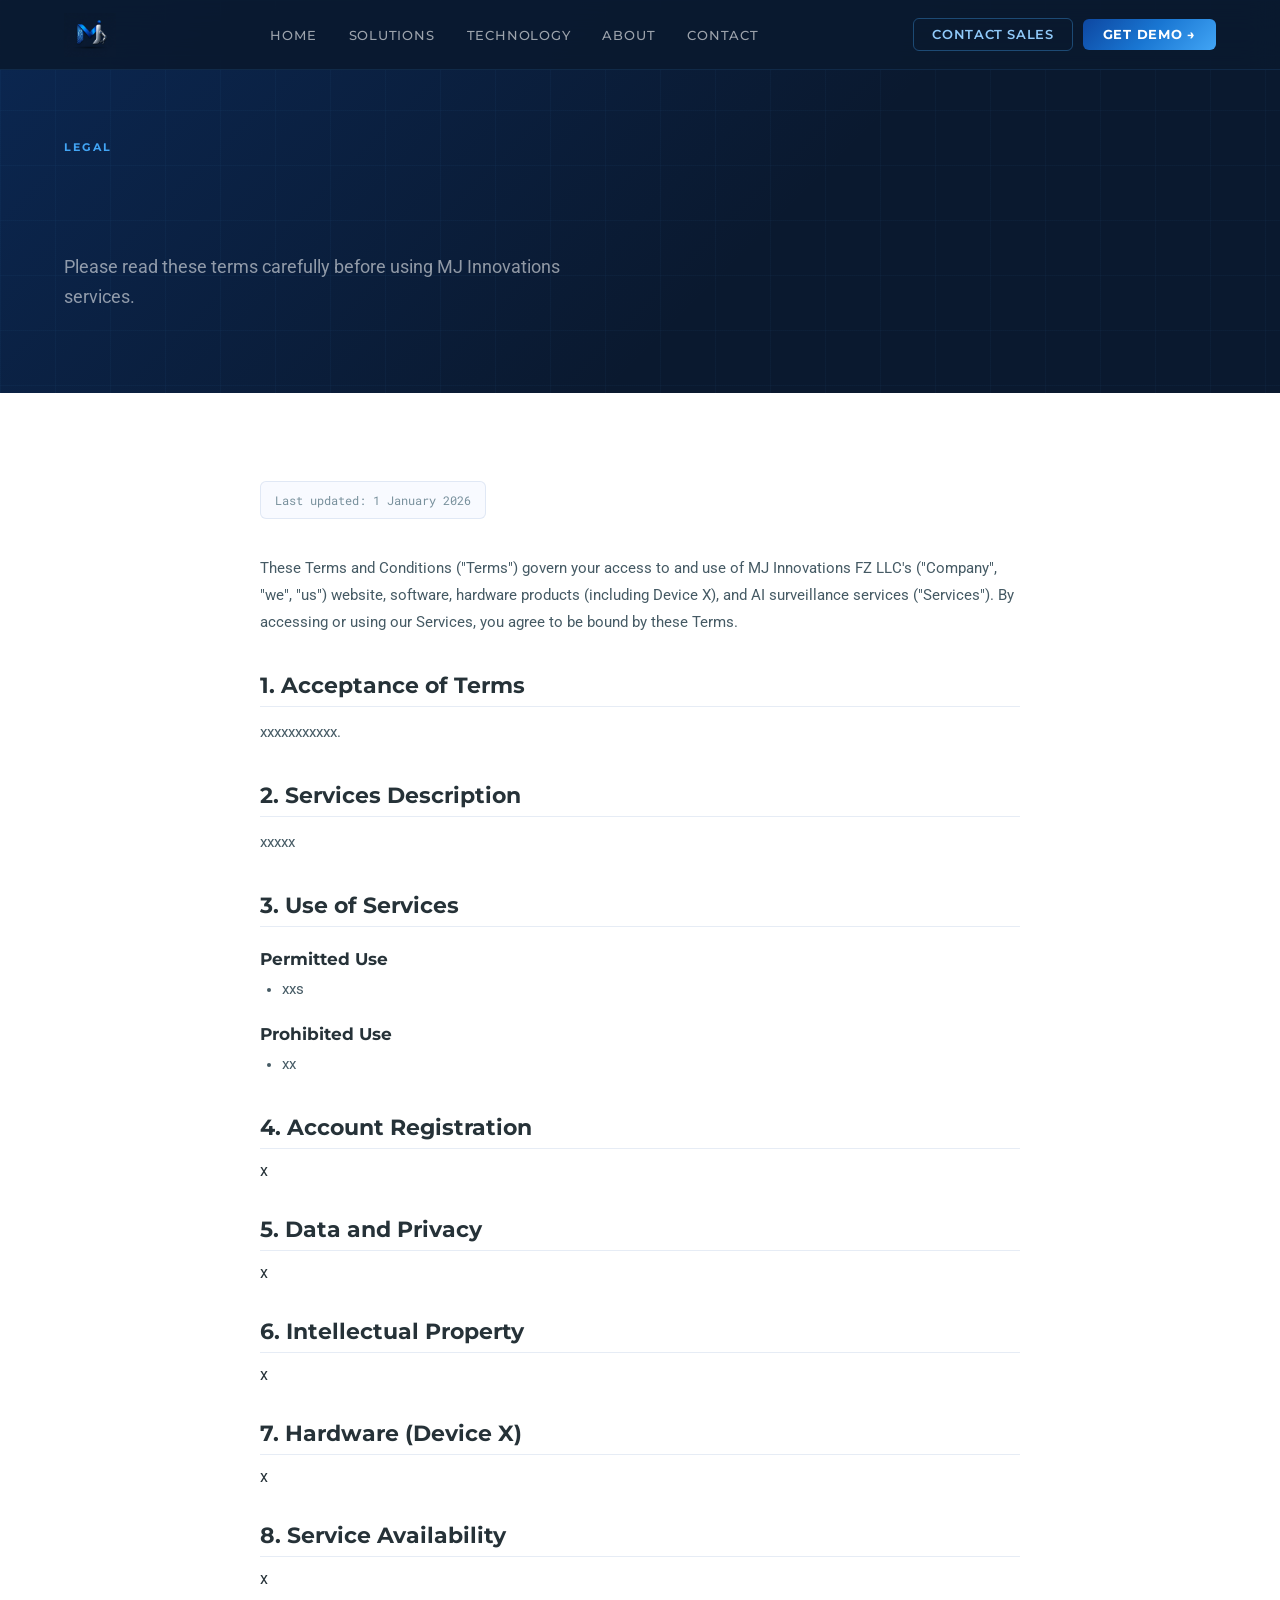
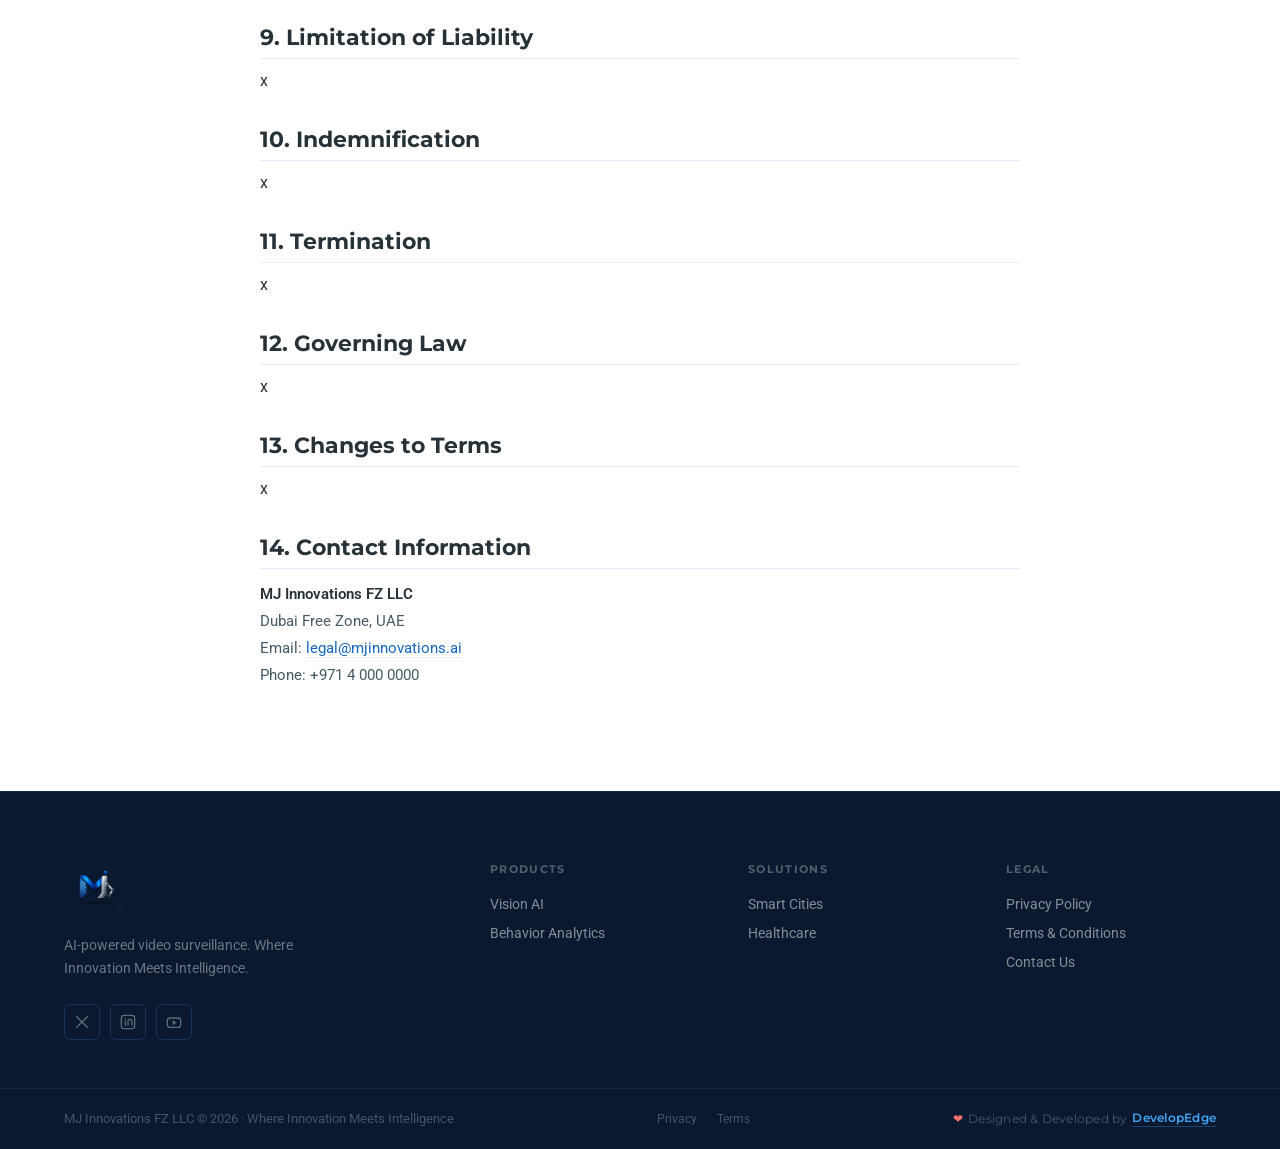
<file: terms-conditions.html>
<!DOCTYPE html>
<html lang="en">
<head>
<meta charset="UTF-8"><meta name="viewport" content="width=device-width,initial-scale=1.0">
<title>Terms & Conditions — MJ Innovations FZ LLC</title>
<link rel="icon" type="image/svg+xml" href="assets/favicon.svg">
<link rel="stylesheet" href="css/shared.css">
<style>
.legal-doc{max-width:760px;margin:0 auto}
.legal-doc .last-updated{font-family:var(--font-mono);font-size:12px;color:var(--text-light);margin-bottom:36px;padding:10px 14px;background:var(--bg-light);border:1px solid var(--border-light);border-radius:6px;display:inline-block}
.legal-doc h2{font-family:var(--font-head);font-size:1.35rem;font-weight:700;color:var(--text-dark);margin:36px 0 12px;border-bottom:1px solid var(--border-light);padding-bottom:8px}
.legal-doc h3{font-family:var(--font-head);font-size:1.05rem;font-weight:700;color:var(--text-dark);margin:22px 0 8px}
.legal-doc p{font-size:15px;color:var(--text-mid);line-height:1.8;margin-bottom:14px}
.legal-doc ul{padding-left:22px;margin-bottom:14px}
.legal-doc li{font-size:14.5px;color:var(--text-mid);line-height:1.75;margin-bottom:5px}
.legal-doc a{color:var(--blue-mid);border-bottom:1px solid var(--border-light)}
.legal-doc strong{color:var(--text-dark);font-weight:600}
</style>
</head>
<body>
<nav id="main-nav">
  <a href="index.html" class="nav-logo-wrap"><img src="assets/Logo_Final.png" alt="MJ Innovations FZ LLC"></a>
  <ul class="nav-links">
    <li><a href="index.html">Home</a></li><li><a href="solutions.html">Solutions</a></li>
    <li><a href="technology.html">Technology</a></li><li><a href="about.html">About</a></li>
    <li><a href="contact.html">Contact</a></li>
  </ul>
  <div class="nav-cta-group">
    <button class="btn-nav-outline" onclick="location.href='contact.html'">Contact Sales</button>
    <button class="btn-nav-fill" onclick="location.href='get-demo.html'">Get Demo →</button>
  </div>
  <button class="nav-hamburger" id="hamburger"><span></span><span></span><span></span></button>
</nav>
<div class="nav-drawer" id="drawer">
  <a href="index.html">Home</a><a href="solutions.html">Solutions</a><a href="technology.html">Technology</a><a href="about.html">About</a><a href="contact.html">Contact</a>
  <div class="drawer-cta"><button class="btn-primary" style="width:100%;justify-content:center" onclick="location.href='get-demo.html'">Get a Demo →</button></div>
</div>
<div class="page-hero">
  <div class="page-hero-inner">
    <div class="eyebrow eyebrow-light">Legal</div>
    <h1><strong>Terms &amp; Conditions</strong></h1>
    <p>Please read these terms carefully before using MJ Innovations services.</p>
  </div>
</div>
<div style="background:#fff;padding:88px 5%">
<div class="legal-doc fade-up">
  <span class="last-updated">Last updated: 1 January 2026</span>
  <p>These Terms and Conditions ("Terms") govern your access to and use of MJ Innovations FZ LLC's ("Company", "we", "us") website, software, hardware products (including Device X), and AI surveillance services ("Services"). By accessing or using our Services, you agree to be bound by these Terms.</p>

  <h2>1. Acceptance of Terms</h2>
  <p>xxxxxxxxxxx.</p>

  <h2>2. Services Description</h2>
  <p>xxxxx</p>

  <h2>3. Use of Services</h2>
  <h3>Permitted Use</h3>
  <ul>
    <li>xxs</li>
  </ul>
  <h3>Prohibited Use</h3>
  <ul>
    <li>xx</li>
  </ul>

  <h2>4. Account Registration</h2>
x
  <h2>5. Data and Privacy</h2>
x
  <h2>6. Intellectual Property</h2>
x
  <h2>7. Hardware (Device X)</h2>
x
  <h2>8. Service Availability</h2>
x
  <h2>9. Limitation of Liability</h2>
x
  <h2>10. Indemnification</h2>
x
  <h2>11. Termination</h2>
x
  <h2>12. Governing Law</h2>
x
  <h2>13. Changes to Terms</h2>
x
  <h2>14. Contact Information</h2>
  <p><strong>MJ Innovations FZ LLC</strong><br>Dubai Free Zone, UAE<br>Email: <a href="mailto:legal@mjinnovations.net">legal@mjinnovations.ai</a><br>Phone: +971 4 000 0000</p>
</div>
</div>
<footer>
  <div class="footer-main">
    <div class="footer-brand"><img src="assets/Logo_Final.png" alt="MJ Innovations FZ LLC"><p>AI-powered video surveillance. Where Innovation Meets Intelligence.</p>      <div class="footer-socials">
        <a class="fsoc" href="#" aria-label="X / Twitter">
          <svg viewBox="0 0 24 24" width="16" height="16" fill="none" stroke="currentColor" stroke-width="2" stroke-linecap="round">
            <path d="M4 4l16 16M4 20L20 4"/>
          </svg>
        </a>
        <a class="fsoc" href="#" aria-label="LinkedIn">
          <svg viewBox="0 0 24 24" width="16" height="16" fill="none" stroke="currentColor" stroke-width="2" stroke-linecap="round" stroke-linejoin="round">
            <rect x="2" y="2" width="20" height="20" rx="4"/>
            <line x1="8" y1="11" x2="8" y2="17"/><line x1="8" y1="7" x2="8" y2="7.5"/>
            <path d="M12 11v6M12 11a3 3 0 016 0v6"/>
          </svg>
        </a>
        <a class="fsoc" href="#" aria-label="YouTube">
          <svg viewBox="0 0 24 24" width="16" height="16" fill="none" stroke="currentColor" stroke-width="2" stroke-linecap="round" stroke-linejoin="round">
            <rect x="2" y="6" width="20" height="14" rx="4"/>
            <polygon points="10,9 16,13 10,17" fill="currentColor" stroke="none"/>
          </svg>
        </a>
      </div></div>
    <div class="footer-col"><h5>Products</h5><ul><li><a href="technology.html">Vision AI</a></li><li><a href="technology.html">Behavior Analytics</a></li></ul></div>
    <div class="footer-col"><h5>Solutions</h5><ul><li><a href="solutions.html">Smart Cities</a></li><li><a href="solutions.html">Healthcare</a></li></ul></div>
    <div class="footer-col"><h5>Legal</h5><ul><li><a href="privacy-policy.html">Privacy Policy</a></li><li><a href="terms-conditions.html">Terms &amp; Conditions</a></li><li><a href="contact.html">Contact Us</a></li></ul></div>
  </div>
    <div class="footer-bottom">
    <p>MJ Innovations FZ LLC &copy; 2026 &middot; Where Innovation Meets Intelligence</p>
    <div class="footer-bottom-links">
      <a href="privacy-policy.html">Privacy</a>
      <a href="terms-conditions.html">Terms</a>
    </div>
    <div class="footer-devbadge">
      <span class="dev-heart">&#10084;</span>
      Designed &amp; Developed by
      <a href="https://developedge.wuaze.com/" target="_blank" rel="noopener noreferrer">DevelopEdge</a>
    </div>
  </div>
</footer>
<script src="js/main.js"></script>
</body></html>
</file>
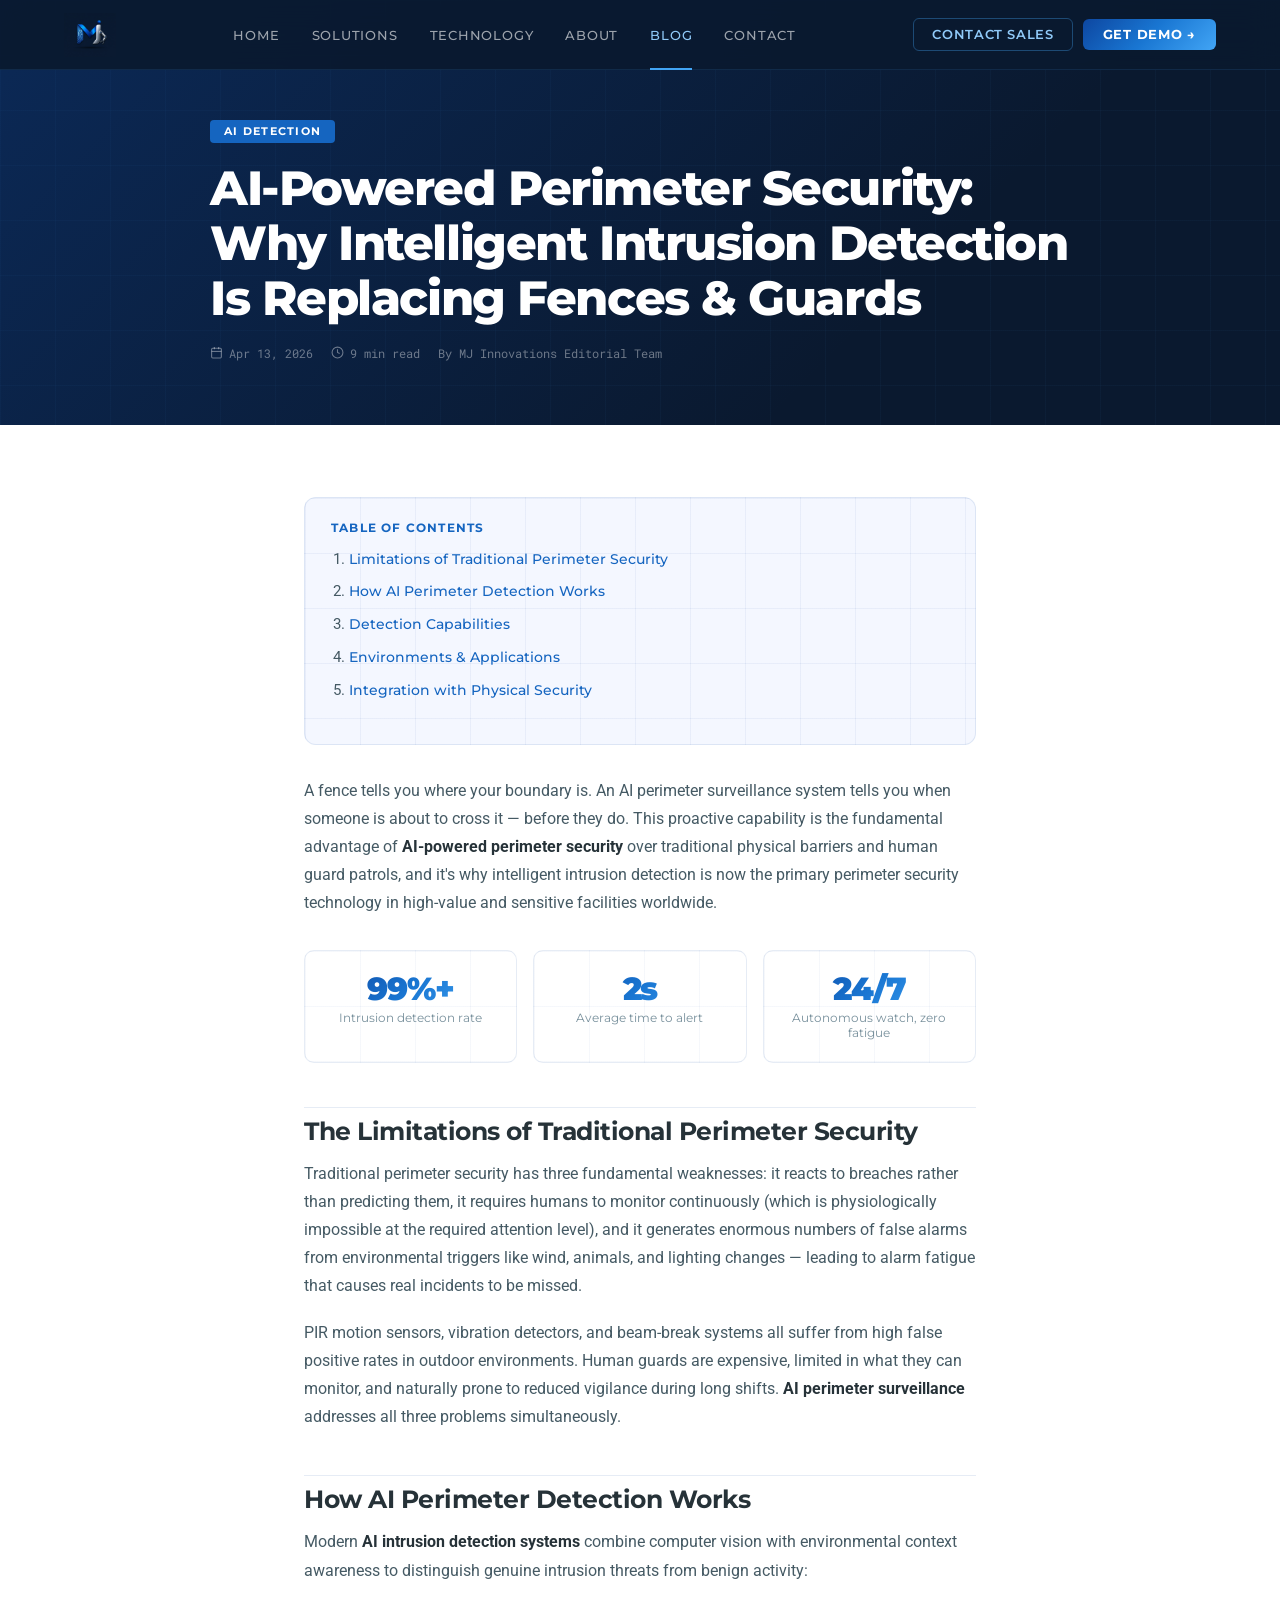
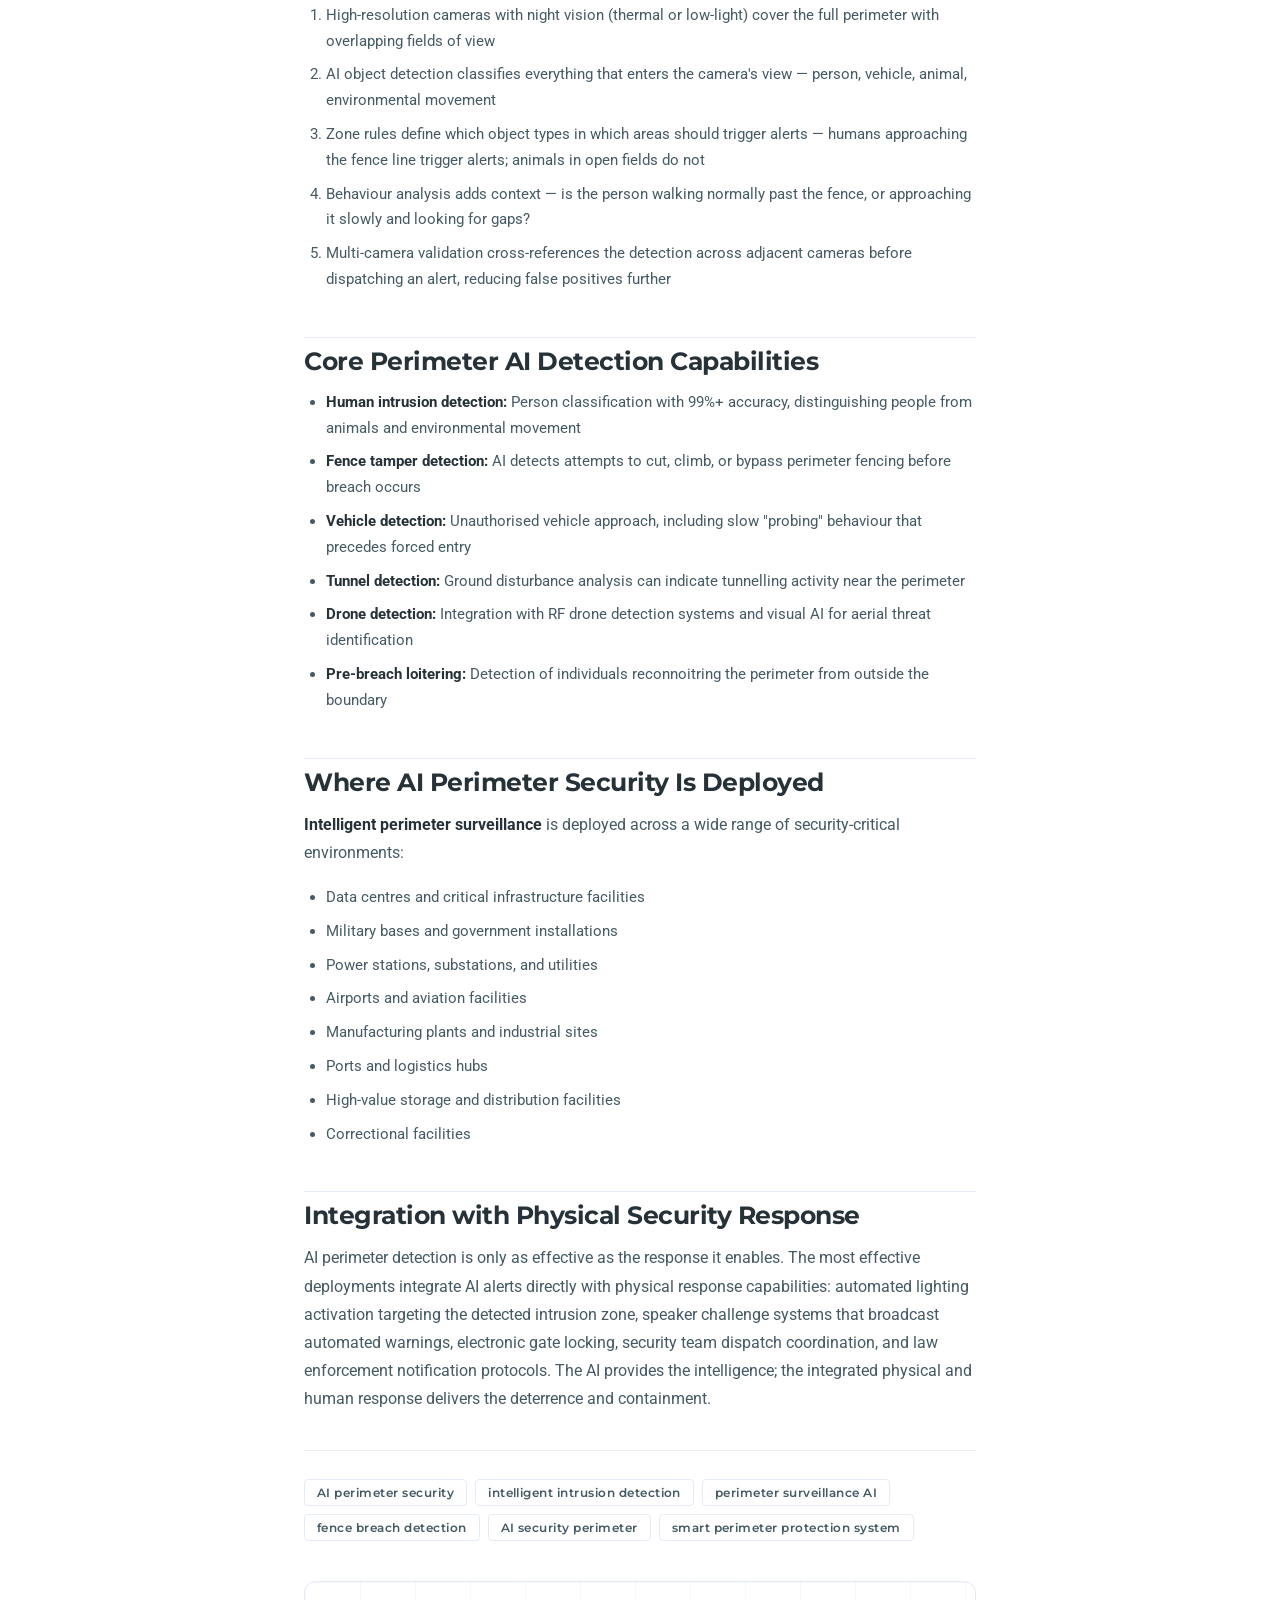
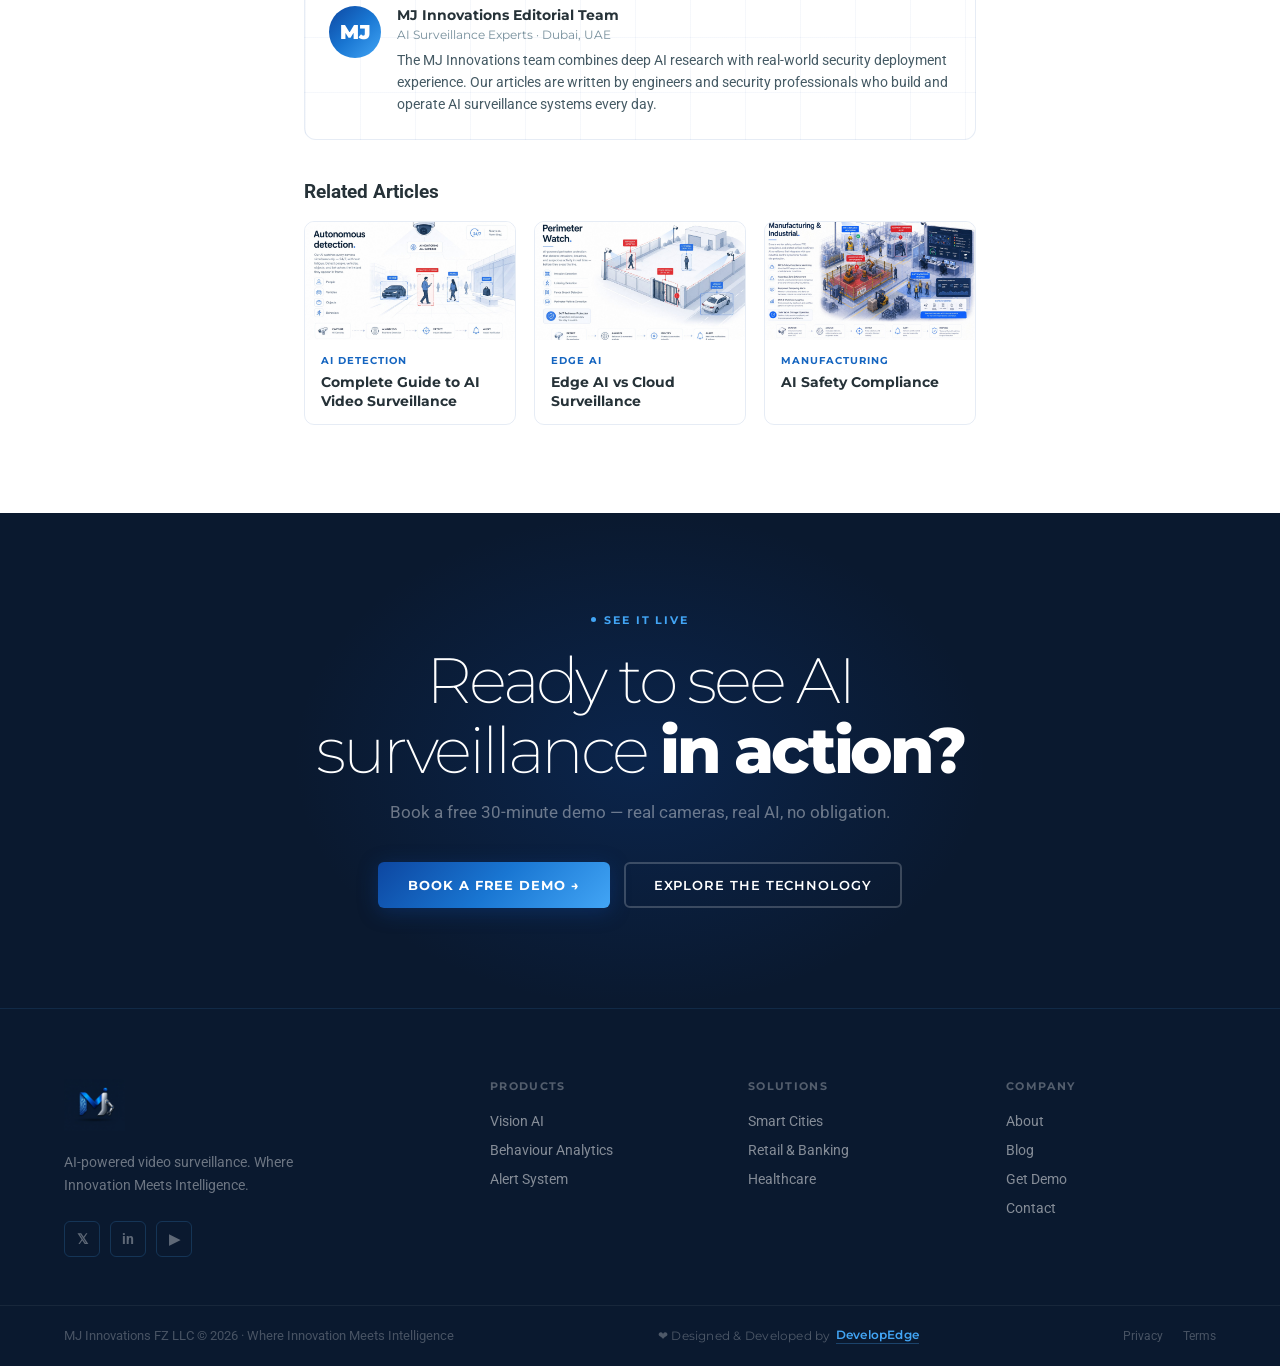
<file: blog/ai-perimeter-security-intrusion-detection.html>
<!DOCTYPE html>
<html lang="en">
<head>
<meta charset="UTF-8"><meta name="viewport" content="width=device-width,initial-scale=1.0">
<title>AI-Powered Perimeter Security: Why Intelligent Intrusion Detection Is Replacing Fences & Guards | MJ Innovations FZ LLC</title>
<meta name="description" content="AI perimeter security detects intrusions, fence breaches, and suspicious activity before threats cross the line. How intelligent perimeter surveillance works and where it's being deployed.">
<meta name="keywords" content="AI perimeter security, intelligent intrusion detection, perimeter surveillance AI, fence breach detection, AI security perimeter, smart perimeter protection system">
<meta property="og:title" content="AI-Powered Perimeter Security: Why Intelligent Intrusion Detection Is Replacing Fences & Guards">
<meta property="og:description" content="AI perimeter security detects intrusions, fence breaches, and suspicious activity before threats cross the line. How intelligent perimeter surveillance works and where it's being deployed.">
<meta property="og:type" content="article">
<link rel="canonical" href="https://mjinnovations.ai/blog/ai-perimeter-security-intrusion-detection">
<link rel="icon" type="image/svg+xml" href="../assets/favicon.svg">
<link rel="stylesheet" href="../css/shared.css">
<style>
.post-hero{padding:120px 5% 0;background:var(--navy);position:relative;overflow:hidden}
.post-hero::before{content:"";position:absolute;inset:0;background-image:linear-gradient(rgba(66,165,245,.04) 1px,transparent 1px),linear-gradient(90deg,rgba(66,165,245,.04) 1px,transparent 1px);background-size:55px 55px;z-index:0}
.post-hero::after{content:"";position:absolute;inset:0;background:linear-gradient(135deg,rgba(13,71,161,.35) 0%,transparent 70%);z-index:0}
.post-hero-inner{position:relative;z-index:1;max-width:860px;margin:0 auto;padding-bottom:64px}
.post-cat{display:inline-block;padding:5px 14px;border-radius:4px;font-family:var(--font-head);font-size:10.5px;font-weight:700;letter-spacing:.12em;text-transform:uppercase;background:var(--blue-mid);color:#fff;margin-bottom:18px}
.post-hero h1{font-family:var(--font-head);font-size:clamp(1.8rem,4vw,3rem);font-weight:800;letter-spacing:-.03em;color:#fff;line-height:1.15;margin-bottom:18px}
.post-meta{display:flex;align-items:center;gap:18px;flex-wrap:wrap}
.post-meta span{font-family:var(--font-mono);font-size:12px;color:rgba(255,255,255,.4);display:flex;align-items:center;gap:6px}
.post-meta svg{width:13px;height:13px;stroke:currentColor;fill:none;stroke-width:2}
.post-cover{width:100%;aspect-ratio:16/7;object-fit:cover;border-radius:0 0 16px 16px;display:block;border:1px solid var(--border-light);border-top:none}
.blog-post-wrap{max-width:800px;margin:0 auto;padding:72px 5% 88px}
.article h2{font-family:var(--font-head);font-size:1.55rem;font-weight:700;color:var(--text-dark);margin:44px 0 14px;letter-spacing:-.02em;padding-top:8px;border-top:1px solid var(--border-light)}
.article h3{font-family:var(--font-head);font-size:1.15rem;font-weight:700;color:var(--text-dark);margin:30px 0 10px}
.article p{font-size:15.5px;color:var(--text-mid);line-height:1.82;margin-bottom:18px}
.article ul,.article ol{padding-left:22px;margin-bottom:18px;display:flex;flex-direction:column;gap:8px}
.article li{font-size:15px;color:var(--text-mid);line-height:1.72}
.article strong{color:var(--text-dark);font-weight:700}
.article a{color:var(--blue-mid);border-bottom:1px solid rgba(13,71,161,.2);transition:border-color .2s}
.callout{background:#F4F7FF;background-image:linear-gradient(rgba(13,71,161,.055) 1px,transparent 1px),linear-gradient(90deg,rgba(13,71,161,.055) 1px,transparent 1px);background-size:55px 55px;border:1px solid var(--border-light);border-left:4px solid var(--blue-mid);border-radius:0 10px 10px 0;padding:20px 24px;margin:28px 0}
.callout-title{font-family:var(--font-head);font-size:12px;font-weight:700;letter-spacing:.1em;text-transform:uppercase;color:var(--blue-mid);margin-bottom:8px}
.callout p{font-size:14.5px;margin:0;color:var(--text-mid);line-height:1.7}
.stat-row{display:grid;grid-template-columns:repeat(3,1fr);gap:16px;margin:32px 0}
.stat-box-light{padding:22px 18px;border:1px solid var(--border-light);border-radius:10px;text-align:center;background:#fff;background-image:linear-gradient(rgba(13,71,161,.04) 1px,transparent 1px),linear-gradient(90deg,rgba(13,71,161,.04) 1px,transparent 1px);background-size:55px 55px}
.stat-box-light .sn{font-family:var(--font-head);font-size:2rem;font-weight:900;letter-spacing:-.04em;background:var(--accent-grad);-webkit-background-clip:text;-webkit-text-fill-color:transparent;background-clip:text;line-height:1;margin-bottom:5px}
.stat-box-light .sl{font-size:12px;color:var(--text-light);font-family:var(--font-head)}
.post-tags{display:flex;flex-wrap:wrap;gap:8px;margin:36px 0 0;padding-top:28px;border-top:1px solid var(--border-light)}
.post-tag{padding:5px 12px;border:1px solid var(--border-light);border-radius:4px;font-family:var(--font-head);font-size:12px;font-weight:600;color:var(--text-mid);letter-spacing:.04em}
.author-box{display:flex;gap:16px;align-items:flex-start;padding:24px;border:1px solid var(--border-light);border-radius:12px;margin:40px 0;background:#fff;background-image:linear-gradient(rgba(13,71,161,.04) 1px,transparent 1px),linear-gradient(90deg,rgba(13,71,161,.04) 1px,transparent 1px);background-size:55px 55px}
.author-av{width:52px;height:52px;border-radius:50%;background:var(--accent-grad);display:flex;align-items:center;justify-content:center;font-family:var(--font-head);font-size:20px;font-weight:900;color:#fff;flex-shrink:0}
.author-name{font-family:var(--font-head);font-size:14px;font-weight:700;color:var(--text-dark);margin-bottom:3px}
.author-role{font-size:12px;color:var(--text-light);font-family:var(--font-head);margin-bottom:7px}
.author-bio{font-size:13.5px;color:var(--text-mid);line-height:1.65}
.related-grid{display:grid;grid-template-columns:repeat(3,1fr);gap:18px;margin-top:18px}
.related-card{border:1px solid var(--border-light);border-radius:10px;overflow:hidden;transition:transform .2s,box-shadow .2s}
.related-card:hover{transform:translateY(-3px);box-shadow:0 10px 32px rgba(13,71,161,.09)}
.related-card img{width:100%;aspect-ratio:16/9;object-fit:cover;display:block}
.related-body{padding:14px 16px}
.related-cat{font-family:var(--font-head);font-size:10px;font-weight:700;letter-spacing:.1em;text-transform:uppercase;color:var(--blue-mid);margin-bottom:6px}
.related-body h4{font-family:var(--font-head);font-size:13.5px;font-weight:700;color:var(--text-dark);line-height:1.35}
.toc{background:#F4F7FF;background-image:linear-gradient(rgba(13,71,161,.055) 1px,transparent 1px),linear-gradient(90deg,rgba(13,71,161,.055) 1px,transparent 1px);background-size:55px 55px;border:1px solid var(--border-light);border-radius:12px;padding:22px 26px;margin-bottom:32px}
.toc-title{font-family:var(--font-head);font-size:12px;font-weight:700;letter-spacing:.1em;text-transform:uppercase;color:var(--blue-mid);margin-bottom:12px}
.toc ol{padding-left:18px;display:flex;flex-direction:column;gap:7px}
.toc li a{font-size:14px;color:var(--blue-mid);border:none;font-family:var(--font-head);font-weight:500}
@media(max-width:600px){.stat-row{grid-template-columns:1fr 1fr}.related-grid{grid-template-columns:1fr}}
</style>
<script type="application/ld+json">
{
  "@context": "https://schema.org",
  "@type": "Article",
  "headline": "AI-Powered Perimeter Security: Intelligent Intrusion Detection",
  "datePublished": "2026-04-13",
  "dateModified": "2026-04-13",
  "author": {
    "@type": "Organization",
    "name": "MJ Innovations FZ LLC"
  },
  "publisher": {
    "@type": "Organization",
    "name": "MJ Innovations FZ LLC",
    "logo": {
      "@type": "ImageObject",
      "url": "https://mjinnovations.ai/assets/Logo_Final.png"
    }
  },
  "image": "https://mjinnovations.ai/assets/images/perimeter_watch.png",
  "articleSection": "AI Detection",
  "url": "https://mjinnovations.ai/blog/ai-perimeter-security-intrusion-detection",
  "mainEntityOfPage": "https://mjinnovations.ai/blog/ai-perimeter-security-intrusion-detection"
}
</script>
<meta property="og:image" content="https://mjinnovations.ai/assets/images/perimeter_watch.png">
<meta property="article:published_time" content="2026-04-13">
</head>
<body>
<nav id="main-nav">
  <a href="../index.html" class="nav-logo-wrap"><img src="../assets/Logo_Final.png" alt="MJ Innovations FZ LLC"></a>
  <ul class="nav-links">
    <li><a href="../index.html">Home</a></li><li><a href="../solutions.html">Solutions</a></li>
    <li><a href="../technology.html">Technology</a></li><li><a href="../about.html">About</a></li>
    <li><a href="../blog.html" class="active">Blog</a></li><li><a href="../contact.html">Contact</a></li>
  </ul>
  <div class="nav-cta-group">
    <button class="btn-nav-outline" onclick="location.href='../contact.html'">Contact Sales</button>
    <button class="btn-nav-fill" onclick="location.href='../get-demo.html'">Get Demo →</button>
  </div>
  <button class="nav-hamburger" id="hamburger"><span></span><span></span><span></span></button>
</nav>
<div class="nav-drawer" id="drawer">
  <a href="../index.html">Home</a><a href="../solutions.html">Solutions</a><a href="../technology.html">Technology</a><a href="../about.html">About</a><a href="../blog.html">Blog</a><a href="../contact.html">Contact</a>
  <div class="drawer-cta"><button class="btn-primary" style="width:100%;justify-content:center" onclick="location.href='../get-demo.html'">Get a Demo →</button></div>
</div>
<div class="post-hero"><div class="post-hero-inner"><span class="post-cat">AI Detection</span><h1>AI-Powered Perimeter Security: Why Intelligent Intrusion Detection Is Replacing Fences & Guards</h1><div class="post-meta"><span><svg viewBox="0 0 24 24"><rect x="3" y="4" width="18" height="18" rx="2"/><line x1="16" y1="2" x2="16" y2="6"/><line x1="8" y1="2" x2="8" y2="6"/><line x1="3" y1="10" x2="21" y2="10"/></svg>Apr 13, 2026</span><span><svg viewBox="0 0 24 24"><circle cx="12" cy="12" r="10"/><polyline points="12 6 12 12 16 14"/></svg>9 min read</span><span>By MJ Innovations Editorial Team</span></div></div></div>
<!-- <img src="../assets/images/perimeter_watch.png" alt="AI-powered perimeter security detecting intrusion at facility boundary" class="post-cover" loading="eager"> -->
<div class="blog-post-wrap">
<div class="article"><div class="toc"><div class="toc-title">Table of Contents</div><ol><li><a href="#limitations">Limitations of Traditional Perimeter Security</a></li><li><a href="#how-ai-works">How AI Perimeter Detection Works</a></li><li><a href="#capabilities">Detection Capabilities</a></li><li><a href="#environments">Environments &amp; Applications</a></li><li><a href="#integration">Integration with Physical Security</a></li></ol></div>
<p>A fence tells you where your boundary is. An AI perimeter surveillance system tells you when someone is about to cross it — before they do. This proactive capability is the fundamental advantage of <strong>AI-powered perimeter security</strong> over traditional physical barriers and human guard patrols, and it's why intelligent intrusion detection is now the primary perimeter security technology in high-value and sensitive facilities worldwide.</p>
<div class="stat-row"><div class="stat-box-light"><div class="sn">99%+</div><div class="sl">Intrusion detection rate</div></div><div class="stat-box-light"><div class="sn">2s</div><div class="sl">Average time to alert</div></div><div class="stat-box-light"><div class="sn">24/7</div><div class="sl">Autonomous watch, zero fatigue</div></div></div>
<h2 id="limitations">The Limitations of Traditional Perimeter Security</h2>
<p>Traditional perimeter security has three fundamental weaknesses: it reacts to breaches rather than predicting them, it requires humans to monitor continuously (which is physiologically impossible at the required attention level), and it generates enormous numbers of false alarms from environmental triggers like wind, animals, and lighting changes — leading to alarm fatigue that causes real incidents to be missed.</p>
<p>PIR motion sensors, vibration detectors, and beam-break systems all suffer from high false positive rates in outdoor environments. Human guards are expensive, limited in what they can monitor, and naturally prone to reduced vigilance during long shifts. <strong>AI perimeter surveillance</strong> addresses all three problems simultaneously.</p>
<h2 id="how-ai-works">How AI Perimeter Detection Works</h2>
<p>Modern <strong>AI intrusion detection systems</strong> combine computer vision with environmental context awareness to distinguish genuine intrusion threats from benign activity:</p>
<ol>
<li>High-resolution cameras with night vision (thermal or low-light) cover the full perimeter with overlapping fields of view</li>
<li>AI object detection classifies everything that enters the camera's view — person, vehicle, animal, environmental movement</li>
<li>Zone rules define which object types in which areas should trigger alerts — humans approaching the fence line trigger alerts; animals in open fields do not</li>
<li>Behaviour analysis adds context — is the person walking normally past the fence, or approaching it slowly and looking for gaps?</li>
<li>Multi-camera validation cross-references the detection across adjacent cameras before dispatching an alert, reducing false positives further</li>
</ol>
<h2 id="capabilities">Core Perimeter AI Detection Capabilities</h2>
<ul>
<li><strong>Human intrusion detection:</strong> Person classification with 99%+ accuracy, distinguishing people from animals and environmental movement</li>
<li><strong>Fence tamper detection:</strong> AI detects attempts to cut, climb, or bypass perimeter fencing before breach occurs</li>
<li><strong>Vehicle detection:</strong> Unauthorised vehicle approach, including slow "probing" behaviour that precedes forced entry</li>
<li><strong>Tunnel detection:</strong> Ground disturbance analysis can indicate tunnelling activity near the perimeter</li>
<li><strong>Drone detection:</strong> Integration with RF drone detection systems and visual AI for aerial threat identification</li>
<li><strong>Pre-breach loitering:</strong> Detection of individuals reconnoitring the perimeter from outside the boundary</li>
</ul>
<h2 id="environments">Where AI Perimeter Security Is Deployed</h2>
<p><strong>Intelligent perimeter surveillance</strong> is deployed across a wide range of security-critical environments:</p>
<ul>
<li>Data centres and critical infrastructure facilities</li>
<li>Military bases and government installations</li>
<li>Power stations, substations, and utilities</li>
<li>Airports and aviation facilities</li>
<li>Manufacturing plants and industrial sites</li>
<li>Ports and logistics hubs</li>
<li>High-value storage and distribution facilities</li>
<li>Correctional facilities</li>
</ul>
<h2 id="integration">Integration with Physical Security Response</h2>
<p>AI perimeter detection is only as effective as the response it enables. The most effective deployments integrate AI alerts directly with physical response capabilities: automated lighting activation targeting the detected intrusion zone, speaker challenge systems that broadcast automated warnings, electronic gate locking, security team dispatch coordination, and law enforcement notification protocols. The AI provides the intelligence; the integrated physical and human response delivers the deterrence and containment.</p></div>
<div class="post-tags"><span class="post-tag">AI perimeter security</span><span class="post-tag">intelligent intrusion detection</span><span class="post-tag">perimeter surveillance AI</span><span class="post-tag">fence breach detection</span><span class="post-tag">AI security perimeter</span><span class="post-tag">smart perimeter protection system</span></div>
<div class="author-box"><div class="author-av">MJ</div><div><div class="author-name">MJ Innovations Editorial Team</div><div class="author-role">AI Surveillance Experts · Dubai, UAE</div><div class="author-bio">The MJ Innovations team combines deep AI research with real-world security deployment experience. Our articles are written by engineers and security professionals who build and operate AI surveillance systems every day.</div></div></div>
<div><h2 style="border:none;margin-top:0;font-size:1.2rem;margin-bottom:18px">Related Articles</h2><div class="related-grid"><a href="ai-video-surveillance-guide-2026.html" class="related-card"><img src="../assets/images/Autonomous_detection.png" alt="Complete Guide to AI Video Surveillance" loading="lazy"><div class="related-body"><div class="related-cat">AI Detection</div><h4>Complete Guide to AI Video Surveillance</h4></div></a><a href="edge-ai-cameras-vs-cloud-surveillance.html" class="related-card"><img src="../assets/images/perimeter_watch.png" alt="Edge AI vs Cloud Surveillance" loading="lazy"><div class="related-body"><div class="related-cat">Edge AI</div><h4>Edge AI vs Cloud Surveillance</h4></div></a><a href="manufacturing-ai-ppe-safety-compliance.html" class="related-card"><img src="../assets/images/Manufacturing_Industrial.png" alt="AI Safety Compliance" loading="lazy"><div class="related-body"><div class="related-cat">Manufacturing</div><h4>AI Safety Compliance</h4></div></a></div></div>
</div>
<div class="cta-strip"><div class="cta-glow"></div><div class="cta-strip-inner"><div class="cta-eyebrow"><span class="cta-eyebrow-dot"></span>See It Live</div><h2>Ready to see AI surveillance <strong>in action?</strong></h2><p>Book a free 30-minute demo — real cameras, real AI, no obligation.</p><div class="cta-btns"><button class="btn-primary" onclick="location.href='../get-demo.html'">Book a Free Demo →</button><button class="btn-secondary-light" onclick="location.href='../technology.html'">Explore the Technology</button></div></div></div>
<footer>
  <div class="footer-main">
    <div class="footer-brand"><img src="../assets/Logo_Final.png" alt="MJ Innovations FZ LLC"><p>AI-powered video surveillance. Where Innovation Meets Intelligence.</p><div class="footer-socials"><a class="fsoc" href="#">𝕏</a><a class="fsoc" href="#">in</a><a class="fsoc" href="#">▶</a></div></div>
    <div class="footer-col"><h5>Products</h5><ul><li><a href="../technology.html">Vision AI</a></li><li><a href="../technology.html">Behaviour Analytics</a></li><li><a href="../technology.html">Alert System</a></li></ul></div>
    <div class="footer-col"><h5>Solutions</h5><ul><li><a href="../solutions.html">Smart Cities</a></li><li><a href="../solutions.html">Retail &amp; Banking</a></li><li><a href="../solutions.html">Healthcare</a></li></ul></div>
    <div class="footer-col"><h5>Company</h5><ul><li><a href="../about.html">About</a></li><li><a href="../blog.html">Blog</a></li><li><a href="../get-demo.html">Get Demo</a></li><li><a href="../contact.html">Contact</a></li></ul></div>
  </div>
  <div class="footer-bottom">
    <p>MJ Innovations FZ LLC © 2026 · Where Innovation Meets Intelligence</p>
    <div class="footer-devbadge">❤ Designed &amp; Developed by <a href="https://developedge.wuaze.com/" target="_blank" rel="noopener">DevelopEdge</a></div>
    <div class="footer-bottom-links"><a href="../privacy-policy.html">Privacy</a><a href="../terms-conditions.html">Terms</a></div>
  </div>
</footer>
<script src="../js/main.js"></script>
<script>const io=new IntersectionObserver(e=>e.forEach(x=>{if(x.isIntersecting){x.target.classList.add("vis");io.unobserve(x.target)}}),{threshold:.1});document.querySelectorAll(".fade-up,.stagger").forEach(el=>io.observe(el));const nav=document.getElementById("main-nav");window.addEventListener("scroll",()=>nav.classList.toggle("scrolled",scrollY>30));const hb=document.getElementById("hamburger"),dr=document.getElementById("drawer");hb.addEventListener("click",()=>{hb.classList.toggle("open");dr.classList.toggle("open")});</script>
</body></html>
</file>
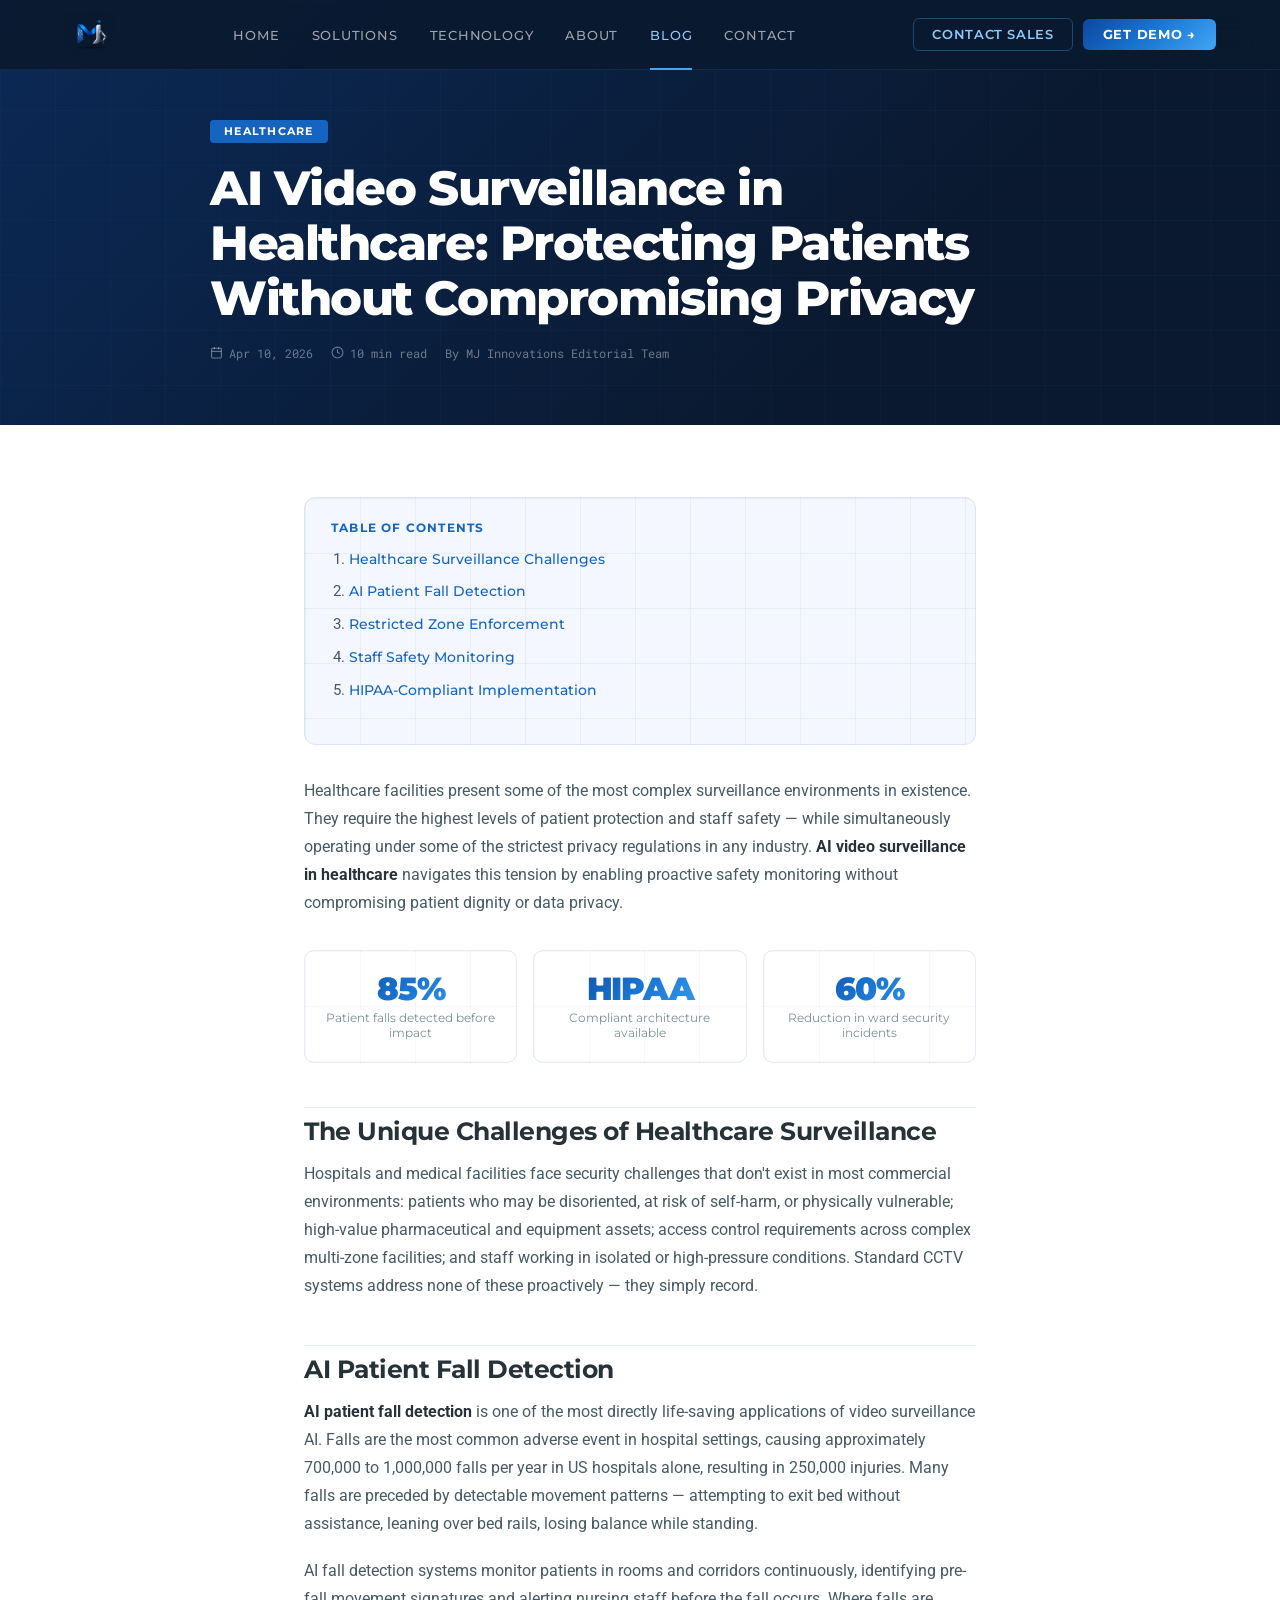
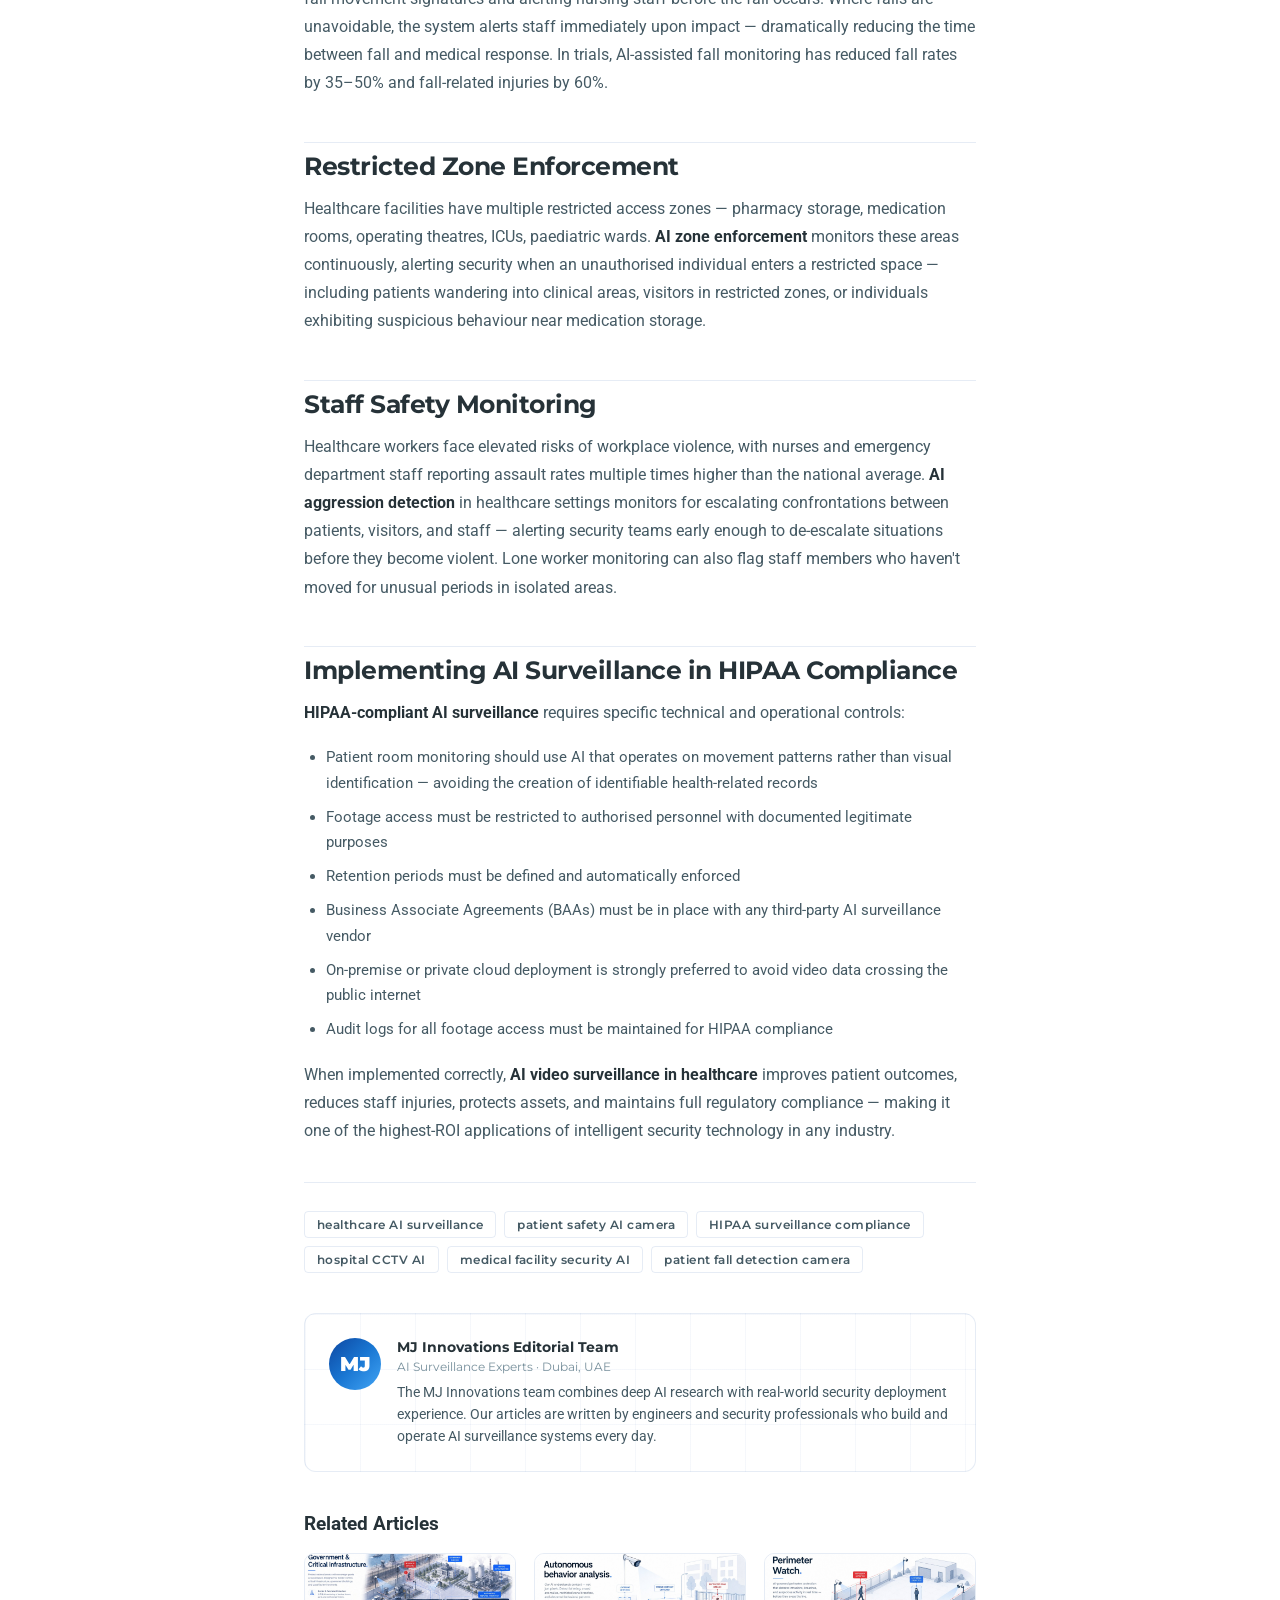
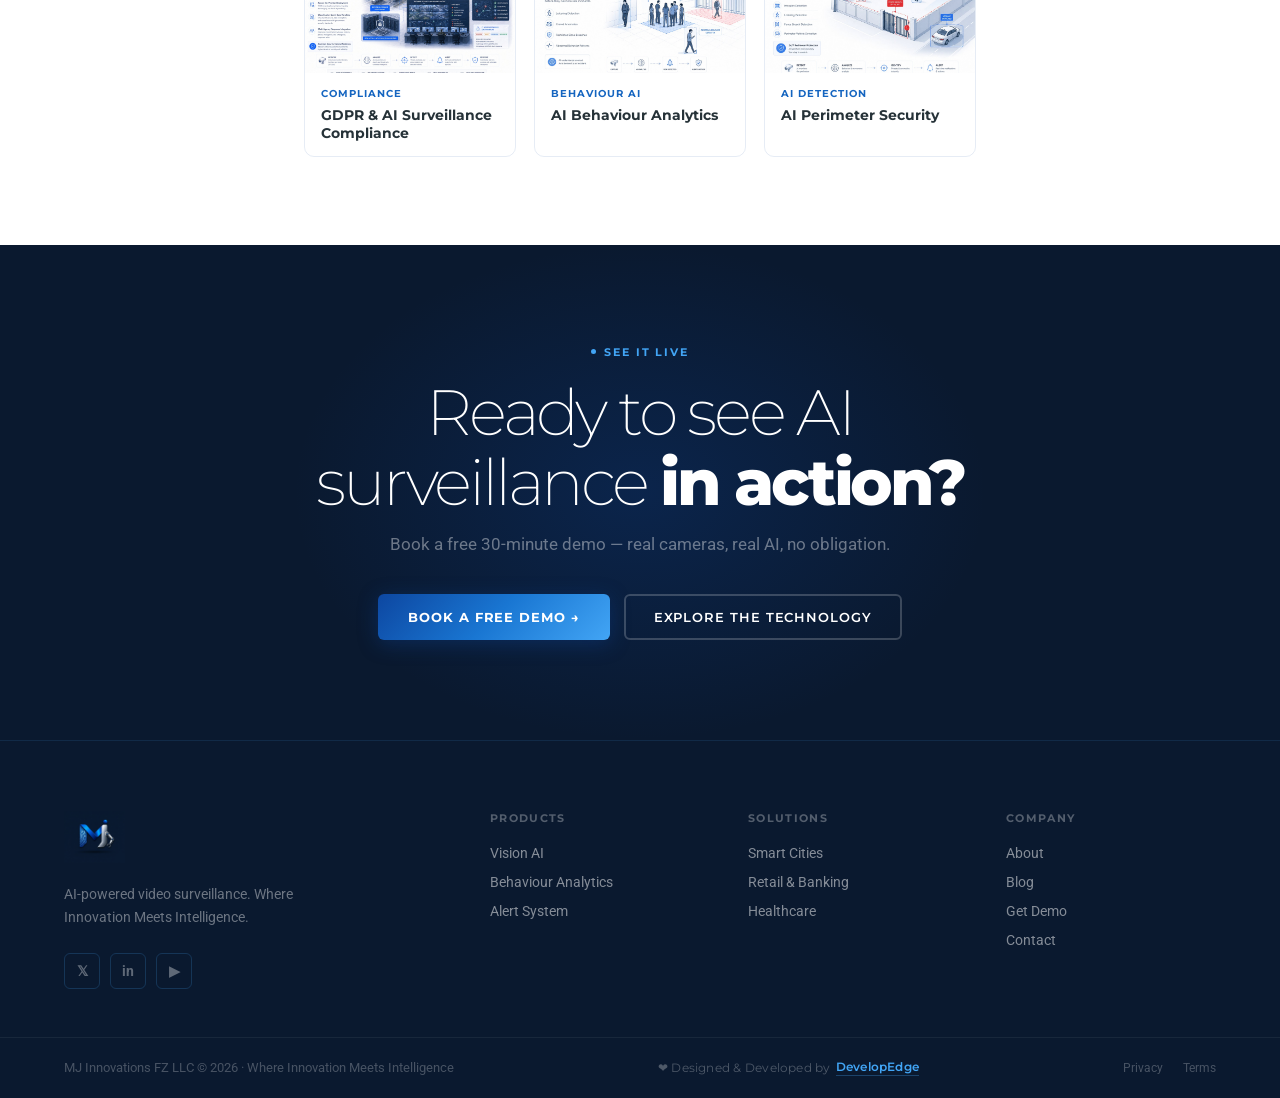
<file: blog/ai-surveillance-healthcare-patient-safety.html>
<!DOCTYPE html>
<html lang="en">
<head>
<meta charset="UTF-8"><meta name="viewport" content="width=device-width,initial-scale=1.0">
<title>AI Video Surveillance in Healthcare: Protecting Patients Without Compromising Privacy | MJ Innovations FZ LLC</title>
<meta name="description" content="How AI surveillance is improving patient safety, detecting falls, enforcing restricted zones, and protecting staff in healthcare facilities — while maintaining HIPAA compliance.">
<meta name="keywords" content="healthcare AI surveillance, patient safety AI camera, HIPAA surveillance compliance, hospital CCTV AI, medical facility security AI, patient fall detection camera">
<meta property="og:title" content="AI Video Surveillance in Healthcare: Protecting Patients Without Compromising Privacy">
<meta property="og:description" content="How AI surveillance is improving patient safety, detecting falls, enforcing restricted zones, and protecting staff in healthcare facilities — while maintaining HIPAA compliance.">
<meta property="og:type" content="article">
<link rel="canonical" href="https://mjinnovations.ai/blog/ai-surveillance-healthcare-patient-safety">
<link rel="icon" type="image/svg+xml" href="../assets/favicon.svg">
<link rel="stylesheet" href="../css/shared.css">
<style>
.post-hero{padding:120px 5% 0;background:var(--navy);position:relative;overflow:hidden}
.post-hero::before{content:"";position:absolute;inset:0;background-image:linear-gradient(rgba(66,165,245,.04) 1px,transparent 1px),linear-gradient(90deg,rgba(66,165,245,.04) 1px,transparent 1px);background-size:55px 55px;z-index:0}
.post-hero::after{content:"";position:absolute;inset:0;background:linear-gradient(135deg,rgba(13,71,161,.35) 0%,transparent 70%);z-index:0}
.post-hero-inner{position:relative;z-index:1;max-width:860px;margin:0 auto;padding-bottom:64px}
.post-cat{display:inline-block;padding:5px 14px;border-radius:4px;font-family:var(--font-head);font-size:10.5px;font-weight:700;letter-spacing:.12em;text-transform:uppercase;background:var(--blue-mid);color:#fff;margin-bottom:18px}
.post-hero h1{font-family:var(--font-head);font-size:clamp(1.8rem,4vw,3rem);font-weight:800;letter-spacing:-.03em;color:#fff;line-height:1.15;margin-bottom:18px}
.post-meta{display:flex;align-items:center;gap:18px;flex-wrap:wrap}
.post-meta span{font-family:var(--font-mono);font-size:12px;color:rgba(255,255,255,.4);display:flex;align-items:center;gap:6px}
.post-meta svg{width:13px;height:13px;stroke:currentColor;fill:none;stroke-width:2}
.post-cover{width:100%;aspect-ratio:16/7;object-fit:cover;border-radius:0 0 16px 16px;display:block;border:1px solid var(--border-light);border-top:none}
.blog-post-wrap{max-width:800px;margin:0 auto;padding:72px 5% 88px}
.article h2{font-family:var(--font-head);font-size:1.55rem;font-weight:700;color:var(--text-dark);margin:44px 0 14px;letter-spacing:-.02em;padding-top:8px;border-top:1px solid var(--border-light)}
.article h3{font-family:var(--font-head);font-size:1.15rem;font-weight:700;color:var(--text-dark);margin:30px 0 10px}
.article p{font-size:15.5px;color:var(--text-mid);line-height:1.82;margin-bottom:18px}
.article ul,.article ol{padding-left:22px;margin-bottom:18px;display:flex;flex-direction:column;gap:8px}
.article li{font-size:15px;color:var(--text-mid);line-height:1.72}
.article strong{color:var(--text-dark);font-weight:700}
.article a{color:var(--blue-mid);border-bottom:1px solid rgba(13,71,161,.2);transition:border-color .2s}
.callout{background:#F4F7FF;background-image:linear-gradient(rgba(13,71,161,.055) 1px,transparent 1px),linear-gradient(90deg,rgba(13,71,161,.055) 1px,transparent 1px);background-size:55px 55px;border:1px solid var(--border-light);border-left:4px solid var(--blue-mid);border-radius:0 10px 10px 0;padding:20px 24px;margin:28px 0}
.callout-title{font-family:var(--font-head);font-size:12px;font-weight:700;letter-spacing:.1em;text-transform:uppercase;color:var(--blue-mid);margin-bottom:8px}
.callout p{font-size:14.5px;margin:0;color:var(--text-mid);line-height:1.7}
.stat-row{display:grid;grid-template-columns:repeat(3,1fr);gap:16px;margin:32px 0}
.stat-box-light{padding:22px 18px;border:1px solid var(--border-light);border-radius:10px;text-align:center;background:#fff;background-image:linear-gradient(rgba(13,71,161,.04) 1px,transparent 1px),linear-gradient(90deg,rgba(13,71,161,.04) 1px,transparent 1px);background-size:55px 55px}
.stat-box-light .sn{font-family:var(--font-head);font-size:2rem;font-weight:900;letter-spacing:-.04em;background:var(--accent-grad);-webkit-background-clip:text;-webkit-text-fill-color:transparent;background-clip:text;line-height:1;margin-bottom:5px}
.stat-box-light .sl{font-size:12px;color:var(--text-light);font-family:var(--font-head)}
.post-tags{display:flex;flex-wrap:wrap;gap:8px;margin:36px 0 0;padding-top:28px;border-top:1px solid var(--border-light)}
.post-tag{padding:5px 12px;border:1px solid var(--border-light);border-radius:4px;font-family:var(--font-head);font-size:12px;font-weight:600;color:var(--text-mid);letter-spacing:.04em}
.author-box{display:flex;gap:16px;align-items:flex-start;padding:24px;border:1px solid var(--border-light);border-radius:12px;margin:40px 0;background:#fff;background-image:linear-gradient(rgba(13,71,161,.04) 1px,transparent 1px),linear-gradient(90deg,rgba(13,71,161,.04) 1px,transparent 1px);background-size:55px 55px}
.author-av{width:52px;height:52px;border-radius:50%;background:var(--accent-grad);display:flex;align-items:center;justify-content:center;font-family:var(--font-head);font-size:20px;font-weight:900;color:#fff;flex-shrink:0}
.author-name{font-family:var(--font-head);font-size:14px;font-weight:700;color:var(--text-dark);margin-bottom:3px}
.author-role{font-size:12px;color:var(--text-light);font-family:var(--font-head);margin-bottom:7px}
.author-bio{font-size:13.5px;color:var(--text-mid);line-height:1.65}
.related-grid{display:grid;grid-template-columns:repeat(3,1fr);gap:18px;margin-top:18px}
.related-card{border:1px solid var(--border-light);border-radius:10px;overflow:hidden;transition:transform .2s,box-shadow .2s}
.related-card:hover{transform:translateY(-3px);box-shadow:0 10px 32px rgba(13,71,161,.09)}
.related-card img{width:100%;aspect-ratio:16/9;object-fit:cover;display:block}
.related-body{padding:14px 16px}
.related-cat{font-family:var(--font-head);font-size:10px;font-weight:700;letter-spacing:.1em;text-transform:uppercase;color:var(--blue-mid);margin-bottom:6px}
.related-body h4{font-family:var(--font-head);font-size:13.5px;font-weight:700;color:var(--text-dark);line-height:1.35}
.toc{background:#F4F7FF;background-image:linear-gradient(rgba(13,71,161,.055) 1px,transparent 1px),linear-gradient(90deg,rgba(13,71,161,.055) 1px,transparent 1px);background-size:55px 55px;border:1px solid var(--border-light);border-radius:12px;padding:22px 26px;margin-bottom:32px}
.toc-title{font-family:var(--font-head);font-size:12px;font-weight:700;letter-spacing:.1em;text-transform:uppercase;color:var(--blue-mid);margin-bottom:12px}
.toc ol{padding-left:18px;display:flex;flex-direction:column;gap:7px}
.toc li a{font-size:14px;color:var(--blue-mid);border:none;font-family:var(--font-head);font-weight:500}
@media(max-width:600px){.stat-row{grid-template-columns:1fr 1fr}.related-grid{grid-template-columns:1fr}}
</style>
<script type="application/ld+json">
{
  "@context": "https://schema.org",
  "@type": "Article",
  "headline": "AI Video Surveillance in Healthcare: Protecting Patients",
  "datePublished": "2026-04-10",
  "dateModified": "2026-04-10",
  "author": {
    "@type": "Organization",
    "name": "MJ Innovations FZ LLC"
  },
  "publisher": {
    "@type": "Organization",
    "name": "MJ Innovations FZ LLC",
    "logo": {
      "@type": "ImageObject",
      "url": "https://mjinnovations.ai/assets/Logo_Final.png"
    }
  },
  "image": "https://mjinnovations.ai/assets/images/Healthcare_Medical_Facilities.png",
  "articleSection": "Healthcare",
  "url": "https://mjinnovations.ai/blog/ai-surveillance-healthcare-patient-safety",
  "mainEntityOfPage": "https://mjinnovations.ai/blog/ai-surveillance-healthcare-patient-safety"
}
</script>
<meta property="og:image" content="https://mjinnovations.ai/assets/images/Healthcare_Medical_Facilities.png">
<meta property="article:published_time" content="2026-04-10">
</head>
<body>
<nav id="main-nav">
  <a href="../index.html" class="nav-logo-wrap"><img src="../assets/Logo_Final.png" alt="MJ Innovations FZ LLC"></a>
  <ul class="nav-links">
    <li><a href="../index.html">Home</a></li><li><a href="../solutions.html">Solutions</a></li>
    <li><a href="../technology.html">Technology</a></li><li><a href="../about.html">About</a></li>
    <li><a href="../blog.html" class="active">Blog</a></li><li><a href="../contact.html">Contact</a></li>
  </ul>
  <div class="nav-cta-group">
    <button class="btn-nav-outline" onclick="location.href='../contact.html'">Contact Sales</button>
    <button class="btn-nav-fill" onclick="location.href='../get-demo.html'">Get Demo →</button>
  </div>
  <button class="nav-hamburger" id="hamburger"><span></span><span></span><span></span></button>
</nav>
<div class="nav-drawer" id="drawer">
  <a href="../index.html">Home</a><a href="../solutions.html">Solutions</a><a href="../technology.html">Technology</a><a href="../about.html">About</a><a href="../blog.html">Blog</a><a href="../contact.html">Contact</a>
  <div class="drawer-cta"><button class="btn-primary" style="width:100%;justify-content:center" onclick="location.href='../get-demo.html'">Get a Demo →</button></div>
</div>
<div class="post-hero"><div class="post-hero-inner"><span class="post-cat">Healthcare</span><h1>AI Video Surveillance in Healthcare: Protecting Patients Without Compromising Privacy</h1><div class="post-meta"><span><svg viewBox="0 0 24 24"><rect x="3" y="4" width="18" height="18" rx="2"/><line x1="16" y1="2" x2="16" y2="6"/><line x1="8" y1="2" x2="8" y2="6"/><line x1="3" y1="10" x2="21" y2="10"/></svg>Apr 10, 2026</span><span><svg viewBox="0 0 24 24"><circle cx="12" cy="12" r="10"/><polyline points="12 6 12 12 16 14"/></svg>10 min read</span><span>By MJ Innovations Editorial Team</span></div></div></div>
<!-- <img src="../assets/images/Healthcare_Medical_Facilities.png" alt="AI video surveillance protecting patients and staff in healthcare facility" class="post-cover" loading="eager"> -->
<div class="blog-post-wrap">
<div class="article"><div class="toc"><div class="toc-title">Table of Contents</div><ol><li><a href="#healthcare-challenges">Healthcare Surveillance Challenges</a></li><li><a href="#fall-detection">AI Patient Fall Detection</a></li><li><a href="#zones">Restricted Zone Enforcement</a></li><li><a href="#staff-safety">Staff Safety Monitoring</a></li><li><a href="#hipaa">HIPAA-Compliant Implementation</a></li></ol></div>
<p>Healthcare facilities present some of the most complex surveillance environments in existence. They require the highest levels of patient protection and staff safety — while simultaneously operating under some of the strictest privacy regulations in any industry. <strong>AI video surveillance in healthcare</strong> navigates this tension by enabling proactive safety monitoring without compromising patient dignity or data privacy.</p>
<div class="stat-row"><div class="stat-box-light"><div class="sn">85%</div><div class="sl">Patient falls detected before impact</div></div><div class="stat-box-light"><div class="sn">HIPAA</div><div class="sl">Compliant architecture available</div></div><div class="stat-box-light"><div class="sn">60%</div><div class="sl">Reduction in ward security incidents</div></div></div>
<h2 id="healthcare-challenges">The Unique Challenges of Healthcare Surveillance</h2>
<p>Hospitals and medical facilities face security challenges that don't exist in most commercial environments: patients who may be disoriented, at risk of self-harm, or physically vulnerable; high-value pharmaceutical and equipment assets; access control requirements across complex multi-zone facilities; and staff working in isolated or high-pressure conditions. Standard CCTV systems address none of these proactively — they simply record.</p>
<h2 id="fall-detection">AI Patient Fall Detection</h2>
<p><strong>AI patient fall detection</strong> is one of the most directly life-saving applications of video surveillance AI. Falls are the most common adverse event in hospital settings, causing approximately 700,000 to 1,000,000 falls per year in US hospitals alone, resulting in 250,000 injuries. Many falls are preceded by detectable movement patterns — attempting to exit bed without assistance, leaning over bed rails, losing balance while standing.</p>
<p>AI fall detection systems monitor patients in rooms and corridors continuously, identifying pre-fall movement signatures and alerting nursing staff before the fall occurs. Where falls are unavoidable, the system alerts staff immediately upon impact — dramatically reducing the time between fall and medical response. In trials, AI-assisted fall monitoring has reduced fall rates by 35–50% and fall-related injuries by 60%.</p>
<h2 id="zones">Restricted Zone Enforcement</h2>
<p>Healthcare facilities have multiple restricted access zones — pharmacy storage, medication rooms, operating theatres, ICUs, paediatric wards. <strong>AI zone enforcement</strong> monitors these areas continuously, alerting security when an unauthorised individual enters a restricted space — including patients wandering into clinical areas, visitors in restricted zones, or individuals exhibiting suspicious behaviour near medication storage.</p>
<h2 id="staff-safety">Staff Safety Monitoring</h2>
<p>Healthcare workers face elevated risks of workplace violence, with nurses and emergency department staff reporting assault rates multiple times higher than the national average. <strong>AI aggression detection</strong> in healthcare settings monitors for escalating confrontations between patients, visitors, and staff — alerting security teams early enough to de-escalate situations before they become violent. Lone worker monitoring can also flag staff members who haven't moved for unusual periods in isolated areas.</p>
<h2 id="hipaa">Implementing AI Surveillance in HIPAA Compliance</h2>
<p><strong>HIPAA-compliant AI surveillance</strong> requires specific technical and operational controls:</p>
<ul>
<li>Patient room monitoring should use AI that operates on movement patterns rather than visual identification — avoiding the creation of identifiable health-related records</li>
<li>Footage access must be restricted to authorised personnel with documented legitimate purposes</li>
<li>Retention periods must be defined and automatically enforced</li>
<li>Business Associate Agreements (BAAs) must be in place with any third-party AI surveillance vendor</li>
<li>On-premise or private cloud deployment is strongly preferred to avoid video data crossing the public internet</li>
<li>Audit logs for all footage access must be maintained for HIPAA compliance</li>
</ul>
<p>When implemented correctly, <strong>AI video surveillance in healthcare</strong> improves patient outcomes, reduces staff injuries, protects assets, and maintains full regulatory compliance — making it one of the highest-ROI applications of intelligent security technology in any industry.</p></div>
<div class="post-tags"><span class="post-tag">healthcare AI surveillance</span><span class="post-tag">patient safety AI camera</span><span class="post-tag">HIPAA surveillance compliance</span><span class="post-tag">hospital CCTV AI</span><span class="post-tag">medical facility security AI</span><span class="post-tag">patient fall detection camera</span></div>
<div class="author-box"><div class="author-av">MJ</div><div><div class="author-name">MJ Innovations Editorial Team</div><div class="author-role">AI Surveillance Experts · Dubai, UAE</div><div class="author-bio">The MJ Innovations team combines deep AI research with real-world security deployment experience. Our articles are written by engineers and security professionals who build and operate AI surveillance systems every day.</div></div></div>
<div><h2 style="border:none;margin-top:0;font-size:1.2rem;margin-bottom:18px">Related Articles</h2><div class="related-grid"><a href="gdpr-ai-surveillance-privacy-compliance.html" class="related-card"><img src="../assets/images/Government_Critical_Infrastructure.png" alt="GDPR & AI Surveillance Compliance" loading="lazy"><div class="related-body"><div class="related-cat">Compliance</div><h4>GDPR & AI Surveillance Compliance</h4></div></a><a href="behaviour-analytics-loitering-detection.html" class="related-card"><img src="../assets/images/Autonomous_behavior_analysis.png" alt="AI Behaviour Analytics" loading="lazy"><div class="related-body"><div class="related-cat">Behaviour AI</div><h4>AI Behaviour Analytics</h4></div></a><a href="ai-perimeter-security-intrusion-detection.html" class="related-card"><img src="../assets/images/perimeter_watch.png" alt="AI Perimeter Security" loading="lazy"><div class="related-body"><div class="related-cat">AI Detection</div><h4>AI Perimeter Security</h4></div></a></div></div>
</div>
<div class="cta-strip"><div class="cta-glow"></div><div class="cta-strip-inner"><div class="cta-eyebrow"><span class="cta-eyebrow-dot"></span>See It Live</div><h2>Ready to see AI surveillance <strong>in action?</strong></h2><p>Book a free 30-minute demo — real cameras, real AI, no obligation.</p><div class="cta-btns"><button class="btn-primary" onclick="location.href='../get-demo.html'">Book a Free Demo →</button><button class="btn-secondary-light" onclick="location.href='../technology.html'">Explore the Technology</button></div></div></div>
<footer>
  <div class="footer-main">
    <div class="footer-brand"><img src="../assets/Logo_Final.png" alt="MJ Innovations FZ LLC"><p>AI-powered video surveillance. Where Innovation Meets Intelligence.</p><div class="footer-socials"><a class="fsoc" href="#">𝕏</a><a class="fsoc" href="#">in</a><a class="fsoc" href="#">▶</a></div></div>
    <div class="footer-col"><h5>Products</h5><ul><li><a href="../technology.html">Vision AI</a></li><li><a href="../technology.html">Behaviour Analytics</a></li><li><a href="../technology.html">Alert System</a></li></ul></div>
    <div class="footer-col"><h5>Solutions</h5><ul><li><a href="../solutions.html">Smart Cities</a></li><li><a href="../solutions.html">Retail &amp; Banking</a></li><li><a href="../solutions.html">Healthcare</a></li></ul></div>
    <div class="footer-col"><h5>Company</h5><ul><li><a href="../about.html">About</a></li><li><a href="../blog.html">Blog</a></li><li><a href="../get-demo.html">Get Demo</a></li><li><a href="../contact.html">Contact</a></li></ul></div>
  </div>
  <div class="footer-bottom">
    <p>MJ Innovations FZ LLC © 2026 · Where Innovation Meets Intelligence</p>
    <div class="footer-devbadge">❤ Designed &amp; Developed by <a href="https://developedge.wuaze.com/" target="_blank" rel="noopener">DevelopEdge</a></div>
    <div class="footer-bottom-links"><a href="../privacy-policy.html">Privacy</a><a href="../terms-conditions.html">Terms</a></div>
  </div>
</footer>
<script src="../js/main.js"></script>
<script>const io=new IntersectionObserver(e=>e.forEach(x=>{if(x.isIntersecting){x.target.classList.add("vis");io.unobserve(x.target)}}),{threshold:.1});document.querySelectorAll(".fade-up,.stagger").forEach(el=>io.observe(el));const nav=document.getElementById("main-nav");window.addEventListener("scroll",()=>nav.classList.toggle("scrolled",scrollY>30));const hb=document.getElementById("hamburger"),dr=document.getElementById("drawer");hb.addEventListener("click",()=>{hb.classList.toggle("open");dr.classList.toggle("open")});</script>
</body></html>
</file>
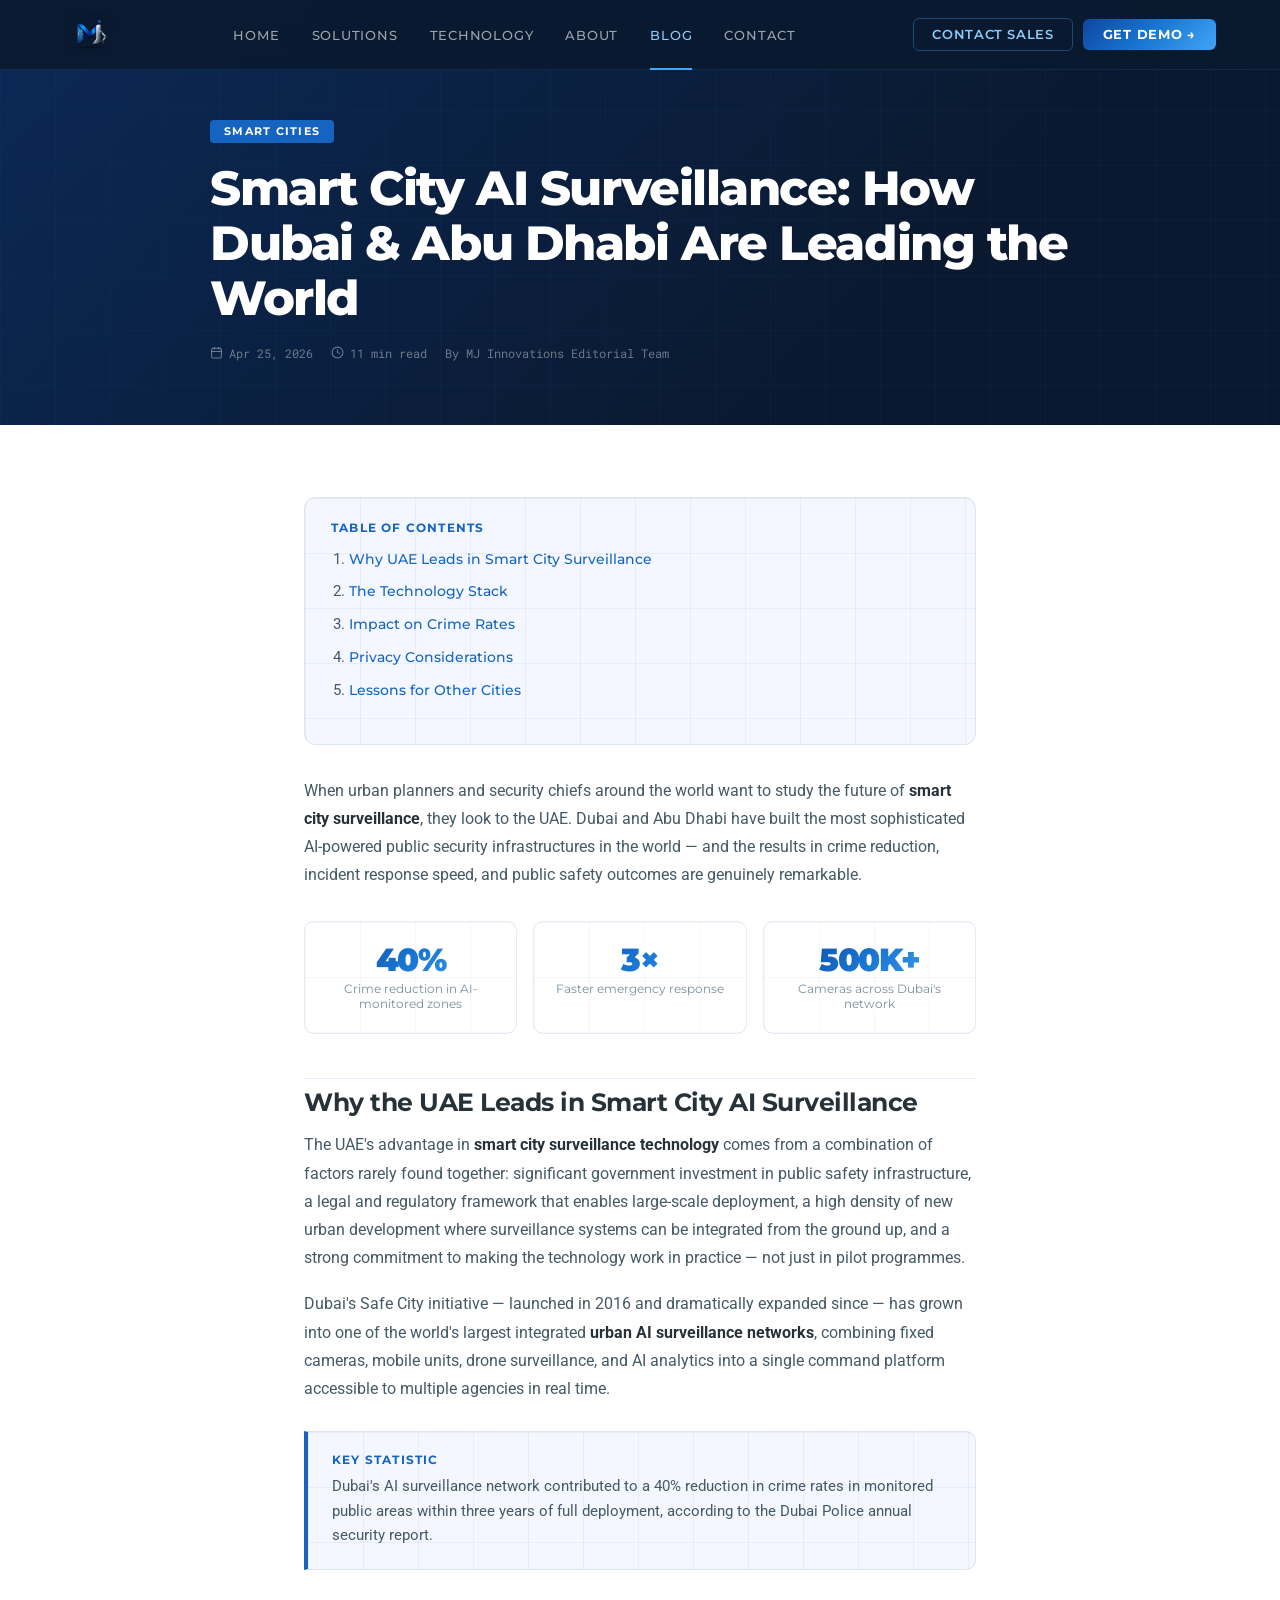
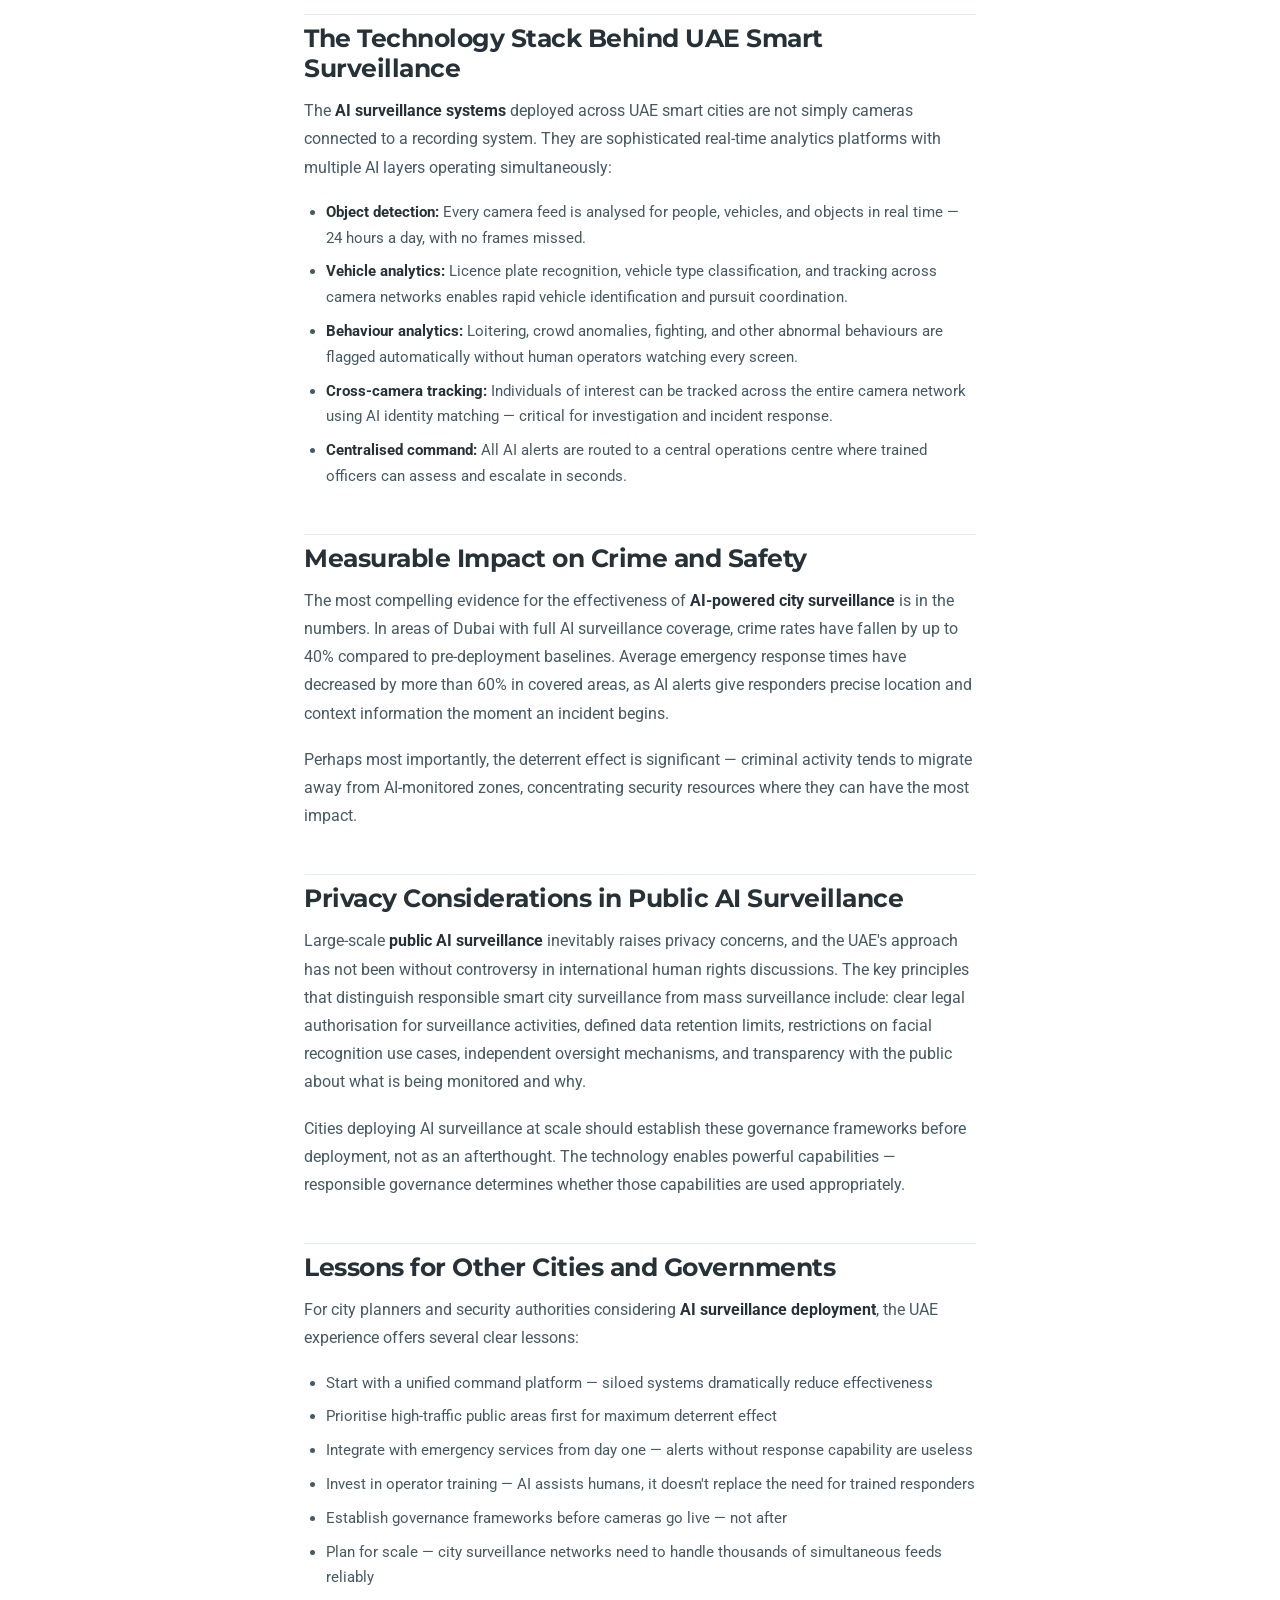
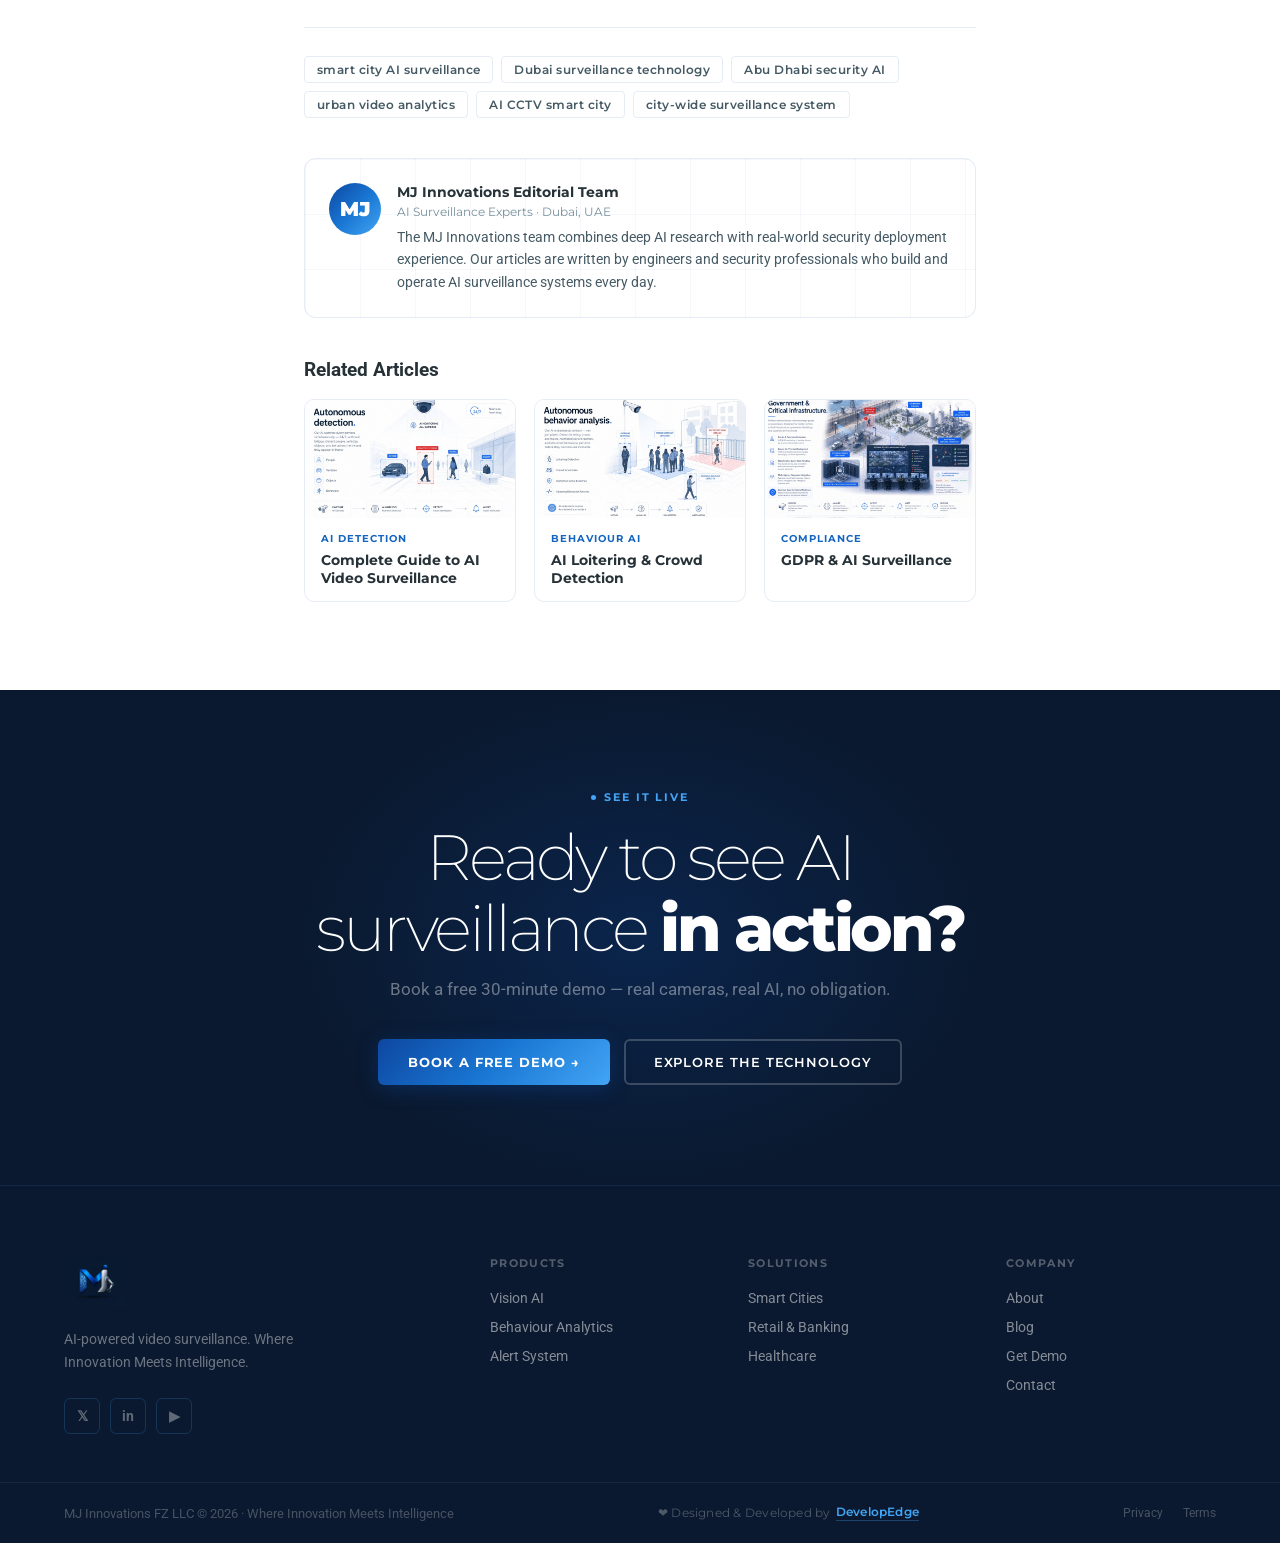
<file: blog/ai-surveillance-smart-cities-uae.html>
<!DOCTYPE html>
<html lang="en">
<head>
<meta charset="UTF-8"><meta name="viewport" content="width=device-width,initial-scale=1.0">
<title>Smart City AI Surveillance: How Dubai & Abu Dhabi Are Leading the World | MJ Innovations FZ LLC</title>
<meta name="description" content="The UAE is setting the global benchmark for AI-powered urban surveillance. Explore the technology behind Dubai and Abu Dhabi's smart city security systems.">
<meta name="keywords" content="smart city AI surveillance, Dubai surveillance technology, Abu Dhabi security AI, urban video analytics, AI CCTV smart city, city-wide surveillance system">
<meta property="og:title" content="Smart City AI Surveillance: How Dubai & Abu Dhabi Are Leading the World">
<meta property="og:description" content="The UAE is setting the global benchmark for AI-powered urban surveillance. Explore the technology behind Dubai and Abu Dhabi's smart city security systems.">
<meta property="og:type" content="article">
<link rel="canonical" href="https://mjinnovations.ai/blog/ai-surveillance-smart-cities-uae">
<link rel="icon" type="image/svg+xml" href="../assets/favicon.svg">
<link rel="stylesheet" href="../css/shared.css">
<style>
.post-hero{padding:120px 5% 0;background:var(--navy);position:relative;overflow:hidden}
.post-hero::before{content:"";position:absolute;inset:0;background-image:linear-gradient(rgba(66,165,245,.04) 1px,transparent 1px),linear-gradient(90deg,rgba(66,165,245,.04) 1px,transparent 1px);background-size:55px 55px;z-index:0}
.post-hero::after{content:"";position:absolute;inset:0;background:linear-gradient(135deg,rgba(13,71,161,.35) 0%,transparent 70%);z-index:0}
.post-hero-inner{position:relative;z-index:1;max-width:860px;margin:0 auto;padding-bottom:64px}
.post-cat{display:inline-block;padding:5px 14px;border-radius:4px;font-family:var(--font-head);font-size:10.5px;font-weight:700;letter-spacing:.12em;text-transform:uppercase;background:var(--blue-mid);color:#fff;margin-bottom:18px}
.post-hero h1{font-family:var(--font-head);font-size:clamp(1.8rem,4vw,3rem);font-weight:800;letter-spacing:-.03em;color:#fff;line-height:1.15;margin-bottom:18px}
.post-meta{display:flex;align-items:center;gap:18px;flex-wrap:wrap}
.post-meta span{font-family:var(--font-mono);font-size:12px;color:rgba(255,255,255,.4);display:flex;align-items:center;gap:6px}
.post-meta svg{width:13px;height:13px;stroke:currentColor;fill:none;stroke-width:2}
.post-cover{width:100%;aspect-ratio:16/7;object-fit:cover;border-radius:0 0 16px 16px;display:block;border:1px solid var(--border-light);border-top:none}
.blog-post-wrap{max-width:800px;margin:0 auto;padding:72px 5% 88px}
.article h2{font-family:var(--font-head);font-size:1.55rem;font-weight:700;color:var(--text-dark);margin:44px 0 14px;letter-spacing:-.02em;padding-top:8px;border-top:1px solid var(--border-light)}
.article h3{font-family:var(--font-head);font-size:1.15rem;font-weight:700;color:var(--text-dark);margin:30px 0 10px}
.article p{font-size:15.5px;color:var(--text-mid);line-height:1.82;margin-bottom:18px}
.article ul,.article ol{padding-left:22px;margin-bottom:18px;display:flex;flex-direction:column;gap:8px}
.article li{font-size:15px;color:var(--text-mid);line-height:1.72}
.article strong{color:var(--text-dark);font-weight:700}
.article a{color:var(--blue-mid);border-bottom:1px solid rgba(13,71,161,.2);transition:border-color .2s}
.callout{background:#F4F7FF;background-image:linear-gradient(rgba(13,71,161,.055) 1px,transparent 1px),linear-gradient(90deg,rgba(13,71,161,.055) 1px,transparent 1px);background-size:55px 55px;border:1px solid var(--border-light);border-left:4px solid var(--blue-mid);border-radius:0 10px 10px 0;padding:20px 24px;margin:28px 0}
.callout-title{font-family:var(--font-head);font-size:12px;font-weight:700;letter-spacing:.1em;text-transform:uppercase;color:var(--blue-mid);margin-bottom:8px}
.callout p{font-size:14.5px;margin:0;color:var(--text-mid);line-height:1.7}
.stat-row{display:grid;grid-template-columns:repeat(3,1fr);gap:16px;margin:32px 0}
.stat-box-light{padding:22px 18px;border:1px solid var(--border-light);border-radius:10px;text-align:center;background:#fff;background-image:linear-gradient(rgba(13,71,161,.04) 1px,transparent 1px),linear-gradient(90deg,rgba(13,71,161,.04) 1px,transparent 1px);background-size:55px 55px}
.stat-box-light .sn{font-family:var(--font-head);font-size:2rem;font-weight:900;letter-spacing:-.04em;background:var(--accent-grad);-webkit-background-clip:text;-webkit-text-fill-color:transparent;background-clip:text;line-height:1;margin-bottom:5px}
.stat-box-light .sl{font-size:12px;color:var(--text-light);font-family:var(--font-head)}
.post-tags{display:flex;flex-wrap:wrap;gap:8px;margin:36px 0 0;padding-top:28px;border-top:1px solid var(--border-light)}
.post-tag{padding:5px 12px;border:1px solid var(--border-light);border-radius:4px;font-family:var(--font-head);font-size:12px;font-weight:600;color:var(--text-mid);letter-spacing:.04em}
.author-box{display:flex;gap:16px;align-items:flex-start;padding:24px;border:1px solid var(--border-light);border-radius:12px;margin:40px 0;background:#fff;background-image:linear-gradient(rgba(13,71,161,.04) 1px,transparent 1px),linear-gradient(90deg,rgba(13,71,161,.04) 1px,transparent 1px);background-size:55px 55px}
.author-av{width:52px;height:52px;border-radius:50%;background:var(--accent-grad);display:flex;align-items:center;justify-content:center;font-family:var(--font-head);font-size:20px;font-weight:900;color:#fff;flex-shrink:0}
.author-name{font-family:var(--font-head);font-size:14px;font-weight:700;color:var(--text-dark);margin-bottom:3px}
.author-role{font-size:12px;color:var(--text-light);font-family:var(--font-head);margin-bottom:7px}
.author-bio{font-size:13.5px;color:var(--text-mid);line-height:1.65}
.related-grid{display:grid;grid-template-columns:repeat(3,1fr);gap:18px;margin-top:18px}
.related-card{border:1px solid var(--border-light);border-radius:10px;overflow:hidden;transition:transform .2s,box-shadow .2s}
.related-card:hover{transform:translateY(-3px);box-shadow:0 10px 32px rgba(13,71,161,.09)}
.related-card img{width:100%;aspect-ratio:16/9;object-fit:cover;display:block}
.related-body{padding:14px 16px}
.related-cat{font-family:var(--font-head);font-size:10px;font-weight:700;letter-spacing:.1em;text-transform:uppercase;color:var(--blue-mid);margin-bottom:6px}
.related-body h4{font-family:var(--font-head);font-size:13.5px;font-weight:700;color:var(--text-dark);line-height:1.35}
.toc{background:#F4F7FF;background-image:linear-gradient(rgba(13,71,161,.055) 1px,transparent 1px),linear-gradient(90deg,rgba(13,71,161,.055) 1px,transparent 1px);background-size:55px 55px;border:1px solid var(--border-light);border-radius:12px;padding:22px 26px;margin-bottom:32px}
.toc-title{font-family:var(--font-head);font-size:12px;font-weight:700;letter-spacing:.1em;text-transform:uppercase;color:var(--blue-mid);margin-bottom:12px}
.toc ol{padding-left:18px;display:flex;flex-direction:column;gap:7px}
.toc li a{font-size:14px;color:var(--blue-mid);border:none;font-family:var(--font-head);font-weight:500}
@media(max-width:600px){.stat-row{grid-template-columns:1fr 1fr}.related-grid{grid-template-columns:1fr}}
</style>
<script type="application/ld+json">
{
  "@context": "https://schema.org",
  "@type": "Article",
  "headline": "Smart City AI Surveillance: How Dubai & Abu Dhabi Are Leading the World",
  "datePublished": "2026-04-25",
  "dateModified": "2026-04-25",
  "author": {
    "@type": "Organization",
    "name": "MJ Innovations FZ LLC"
  },
  "publisher": {
    "@type": "Organization",
    "name": "MJ Innovations FZ LLC",
    "logo": {
      "@type": "ImageObject",
      "url": "https://mjinnovations.ai/assets/Logo_Final.png"
    }
  },
  "image": "https://mjinnovations.ai/assets/images/Urban_Intelligence_Smart_Cities.png",
  "articleSection": "Smart Cities",
  "url": "https://mjinnovations.ai/blog/ai-surveillance-smart-cities-uae",
  "mainEntityOfPage": "https://mjinnovations.ai/blog/ai-surveillance-smart-cities-uae"
}
</script>
<meta property="og:image" content="https://mjinnovations.ai/assets/images/Urban_Intelligence_Smart_Cities.png">
<meta property="article:published_time" content="2026-04-25">
</head>
<body>
<nav id="main-nav">
  <a href="../index.html" class="nav-logo-wrap"><img src="../assets/Logo_Final.png" alt="MJ Innovations FZ LLC"></a>
  <ul class="nav-links">
    <li><a href="../index.html">Home</a></li><li><a href="../solutions.html">Solutions</a></li>
    <li><a href="../technology.html">Technology</a></li><li><a href="../about.html">About</a></li>
    <li><a href="../blog.html" class="active">Blog</a></li><li><a href="../contact.html">Contact</a></li>
  </ul>
  <div class="nav-cta-group">
    <button class="btn-nav-outline" onclick="location.href='../contact.html'">Contact Sales</button>
    <button class="btn-nav-fill" onclick="location.href='../get-demo.html'">Get Demo →</button>
  </div>
  <button class="nav-hamburger" id="hamburger"><span></span><span></span><span></span></button>
</nav>
<div class="nav-drawer" id="drawer">
  <a href="../index.html">Home</a><a href="../solutions.html">Solutions</a><a href="../technology.html">Technology</a><a href="../about.html">About</a><a href="../blog.html">Blog</a><a href="../contact.html">Contact</a>
  <div class="drawer-cta"><button class="btn-primary" style="width:100%;justify-content:center" onclick="location.href='../get-demo.html'">Get a Demo →</button></div>
</div>
<div class="post-hero"><div class="post-hero-inner"><span class="post-cat">Smart Cities</span><h1>Smart City AI Surveillance: How Dubai & Abu Dhabi Are Leading the World</h1><div class="post-meta"><span><svg viewBox="0 0 24 24"><rect x="3" y="4" width="18" height="18" rx="2"/><line x1="16" y1="2" x2="16" y2="6"/><line x1="8" y1="2" x2="8" y2="6"/><line x1="3" y1="10" x2="21" y2="10"/></svg>Apr 25, 2026</span><span><svg viewBox="0 0 24 24"><circle cx="12" cy="12" r="10"/><polyline points="12 6 12 12 16 14"/></svg>11 min read</span><span>By MJ Innovations Editorial Team</span></div></div></div>
<!-- <img src="../assets/images/Urban_Intelligence_Smart_Cities.png" alt="AI-powered smart city surveillance system monitoring urban areas" class="post-cover" loading="eager"> -->
<div class="blog-post-wrap">
<div class="article"><div class="toc"><div class="toc-title">Table of Contents</div><ol><li><a href="#uae-lead">Why UAE Leads in Smart City Surveillance</a></li><li><a href="#tech">The Technology Stack</a></li><li><a href="#crime">Impact on Crime Rates</a></li><li><a href="#privacy">Privacy Considerations</a></li><li><a href="#lessons">Lessons for Other Cities</a></li></ol></div>
<p>When urban planners and security chiefs around the world want to study the future of <strong>smart city surveillance</strong>, they look to the UAE. Dubai and Abu Dhabi have built the most sophisticated AI-powered public security infrastructures in the world — and the results in crime reduction, incident response speed, and public safety outcomes are genuinely remarkable.</p>
<div class="stat-row"><div class="stat-box-light"><div class="sn">40%</div><div class="sl">Crime reduction in AI-monitored zones</div></div><div class="stat-box-light"><div class="sn">3×</div><div class="sl">Faster emergency response</div></div><div class="stat-box-light"><div class="sn">500K+</div><div class="sl">Cameras across Dubai's network</div></div></div>
<h2 id="uae-lead">Why the UAE Leads in Smart City AI Surveillance</h2>
<p>The UAE's advantage in <strong>smart city surveillance technology</strong> comes from a combination of factors rarely found together: significant government investment in public safety infrastructure, a legal and regulatory framework that enables large-scale deployment, a high density of new urban development where surveillance systems can be integrated from the ground up, and a strong commitment to making the technology work in practice — not just in pilot programmes.</p>
<p>Dubai's Safe City initiative — launched in 2016 and dramatically expanded since — has grown into one of the world's largest integrated <strong>urban AI surveillance networks</strong>, combining fixed cameras, mobile units, drone surveillance, and AI analytics into a single command platform accessible to multiple agencies in real time.</p>
<div class="callout"><div class="callout-title">Key Statistic</div><p>Dubai's AI surveillance network contributed to a 40% reduction in crime rates in monitored public areas within three years of full deployment, according to the Dubai Police annual security report.</p></div>
<h2 id="tech">The Technology Stack Behind UAE Smart Surveillance</h2>
<p>The <strong>AI surveillance systems</strong> deployed across UAE smart cities are not simply cameras connected to a recording system. They are sophisticated real-time analytics platforms with multiple AI layers operating simultaneously:</p>
<ul>
<li><strong>Object detection:</strong> Every camera feed is analysed for people, vehicles, and objects in real time — 24 hours a day, with no frames missed.</li>
<li><strong>Vehicle analytics:</strong> Licence plate recognition, vehicle type classification, and tracking across camera networks enables rapid vehicle identification and pursuit coordination.</li>
<li><strong>Behaviour analytics:</strong> Loitering, crowd anomalies, fighting, and other abnormal behaviours are flagged automatically without human operators watching every screen.</li>
<li><strong>Cross-camera tracking:</strong> Individuals of interest can be tracked across the entire camera network using AI identity matching — critical for investigation and incident response.</li>
<li><strong>Centralised command:</strong> All AI alerts are routed to a central operations centre where trained officers can assess and escalate in seconds.</li>
</ul>
<h2 id="crime">Measurable Impact on Crime and Safety</h2>
<p>The most compelling evidence for the effectiveness of <strong>AI-powered city surveillance</strong> is in the numbers. In areas of Dubai with full AI surveillance coverage, crime rates have fallen by up to 40% compared to pre-deployment baselines. Average emergency response times have decreased by more than 60% in covered areas, as AI alerts give responders precise location and context information the moment an incident begins.</p>
<p>Perhaps most importantly, the deterrent effect is significant — criminal activity tends to migrate away from AI-monitored zones, concentrating security resources where they can have the most impact.</p>
<h2 id="privacy">Privacy Considerations in Public AI Surveillance</h2>
<p>Large-scale <strong>public AI surveillance</strong> inevitably raises privacy concerns, and the UAE's approach has not been without controversy in international human rights discussions. The key principles that distinguish responsible smart city surveillance from mass surveillance include: clear legal authorisation for surveillance activities, defined data retention limits, restrictions on facial recognition use cases, independent oversight mechanisms, and transparency with the public about what is being monitored and why.</p>
<p>Cities deploying AI surveillance at scale should establish these governance frameworks before deployment, not as an afterthought. The technology enables powerful capabilities — responsible governance determines whether those capabilities are used appropriately.</p>
<h2 id="lessons">Lessons for Other Cities and Governments</h2>
<p>For city planners and security authorities considering <strong>AI surveillance deployment</strong>, the UAE experience offers several clear lessons:</p>
<ul>
<li>Start with a unified command platform — siloed systems dramatically reduce effectiveness</li>
<li>Prioritise high-traffic public areas first for maximum deterrent effect</li>
<li>Integrate with emergency services from day one — alerts without response capability are useless</li>
<li>Invest in operator training — AI assists humans, it doesn't replace the need for trained responders</li>
<li>Establish governance frameworks before cameras go live — not after</li>
<li>Plan for scale — city surveillance networks need to handle thousands of simultaneous feeds reliably</li>
</ul></div>
<div class="post-tags"><span class="post-tag">smart city AI surveillance</span><span class="post-tag">Dubai surveillance technology</span><span class="post-tag">Abu Dhabi security AI</span><span class="post-tag">urban video analytics</span><span class="post-tag">AI CCTV smart city</span><span class="post-tag">city-wide surveillance system</span></div>
<div class="author-box"><div class="author-av">MJ</div><div><div class="author-name">MJ Innovations Editorial Team</div><div class="author-role">AI Surveillance Experts · Dubai, UAE</div><div class="author-bio">The MJ Innovations team combines deep AI research with real-world security deployment experience. Our articles are written by engineers and security professionals who build and operate AI surveillance systems every day.</div></div></div>
<div><h2 style="border:none;margin-top:0;font-size:1.2rem;margin-bottom:18px">Related Articles</h2><div class="related-grid"><a href="ai-video-surveillance-guide-2026.html" class="related-card"><img src="../assets/images/Autonomous_detection.png" alt="Complete Guide to AI Video Surveillance" loading="lazy"><div class="related-body"><div class="related-cat">AI Detection</div><h4>Complete Guide to AI Video Surveillance</h4></div></a><a href="behaviour-analytics-loitering-detection.html" class="related-card"><img src="../assets/images/Autonomous_behavior_analysis.png" alt="AI Loitering & Crowd Detection" loading="lazy"><div class="related-body"><div class="related-cat">Behaviour AI</div><h4>AI Loitering & Crowd Detection</h4></div></a><a href="gdpr-ai-surveillance-privacy-compliance.html" class="related-card"><img src="../assets/images/Government_Critical_Infrastructure.png" alt="GDPR & AI Surveillance" loading="lazy"><div class="related-body"><div class="related-cat">Compliance</div><h4>GDPR & AI Surveillance</h4></div></a></div></div>
</div>
<div class="cta-strip"><div class="cta-glow"></div><div class="cta-strip-inner"><div class="cta-eyebrow"><span class="cta-eyebrow-dot"></span>See It Live</div><h2>Ready to see AI surveillance <strong>in action?</strong></h2><p>Book a free 30-minute demo — real cameras, real AI, no obligation.</p><div class="cta-btns"><button class="btn-primary" onclick="location.href='../get-demo.html'">Book a Free Demo →</button><button class="btn-secondary-light" onclick="location.href='../technology.html'">Explore the Technology</button></div></div></div>
<footer>
  <div class="footer-main">
    <div class="footer-brand"><img src="../assets/Logo_Final.png" alt="MJ Innovations FZ LLC"><p>AI-powered video surveillance. Where Innovation Meets Intelligence.</p><div class="footer-socials"><a class="fsoc" href="#">𝕏</a><a class="fsoc" href="#">in</a><a class="fsoc" href="#">▶</a></div></div>
    <div class="footer-col"><h5>Products</h5><ul><li><a href="../technology.html">Vision AI</a></li><li><a href="../technology.html">Behaviour Analytics</a></li><li><a href="../technology.html">Alert System</a></li></ul></div>
    <div class="footer-col"><h5>Solutions</h5><ul><li><a href="../solutions.html">Smart Cities</a></li><li><a href="../solutions.html">Retail &amp; Banking</a></li><li><a href="../solutions.html">Healthcare</a></li></ul></div>
    <div class="footer-col"><h5>Company</h5><ul><li><a href="../about.html">About</a></li><li><a href="../blog.html">Blog</a></li><li><a href="../get-demo.html">Get Demo</a></li><li><a href="../contact.html">Contact</a></li></ul></div>
  </div>
  <div class="footer-bottom">
    <p>MJ Innovations FZ LLC © 2026 · Where Innovation Meets Intelligence</p>
    <div class="footer-devbadge">❤ Designed &amp; Developed by <a href="https://developedge.wuaze.com/" target="_blank" rel="noopener">DevelopEdge</a></div>
    <div class="footer-bottom-links"><a href="../privacy-policy.html">Privacy</a><a href="../terms-conditions.html">Terms</a></div>
  </div>
</footer>
<script src="../js/main.js"></script>
<script>const io=new IntersectionObserver(e=>e.forEach(x=>{if(x.isIntersecting){x.target.classList.add("vis");io.unobserve(x.target)}}),{threshold:.1});document.querySelectorAll(".fade-up,.stagger").forEach(el=>io.observe(el));const nav=document.getElementById("main-nav");window.addEventListener("scroll",()=>nav.classList.toggle("scrolled",scrollY>30));const hb=document.getElementById("hamburger"),dr=document.getElementById("drawer");hb.addEventListener("click",()=>{hb.classList.toggle("open");dr.classList.toggle("open")});</script>
</body></html>
</file>
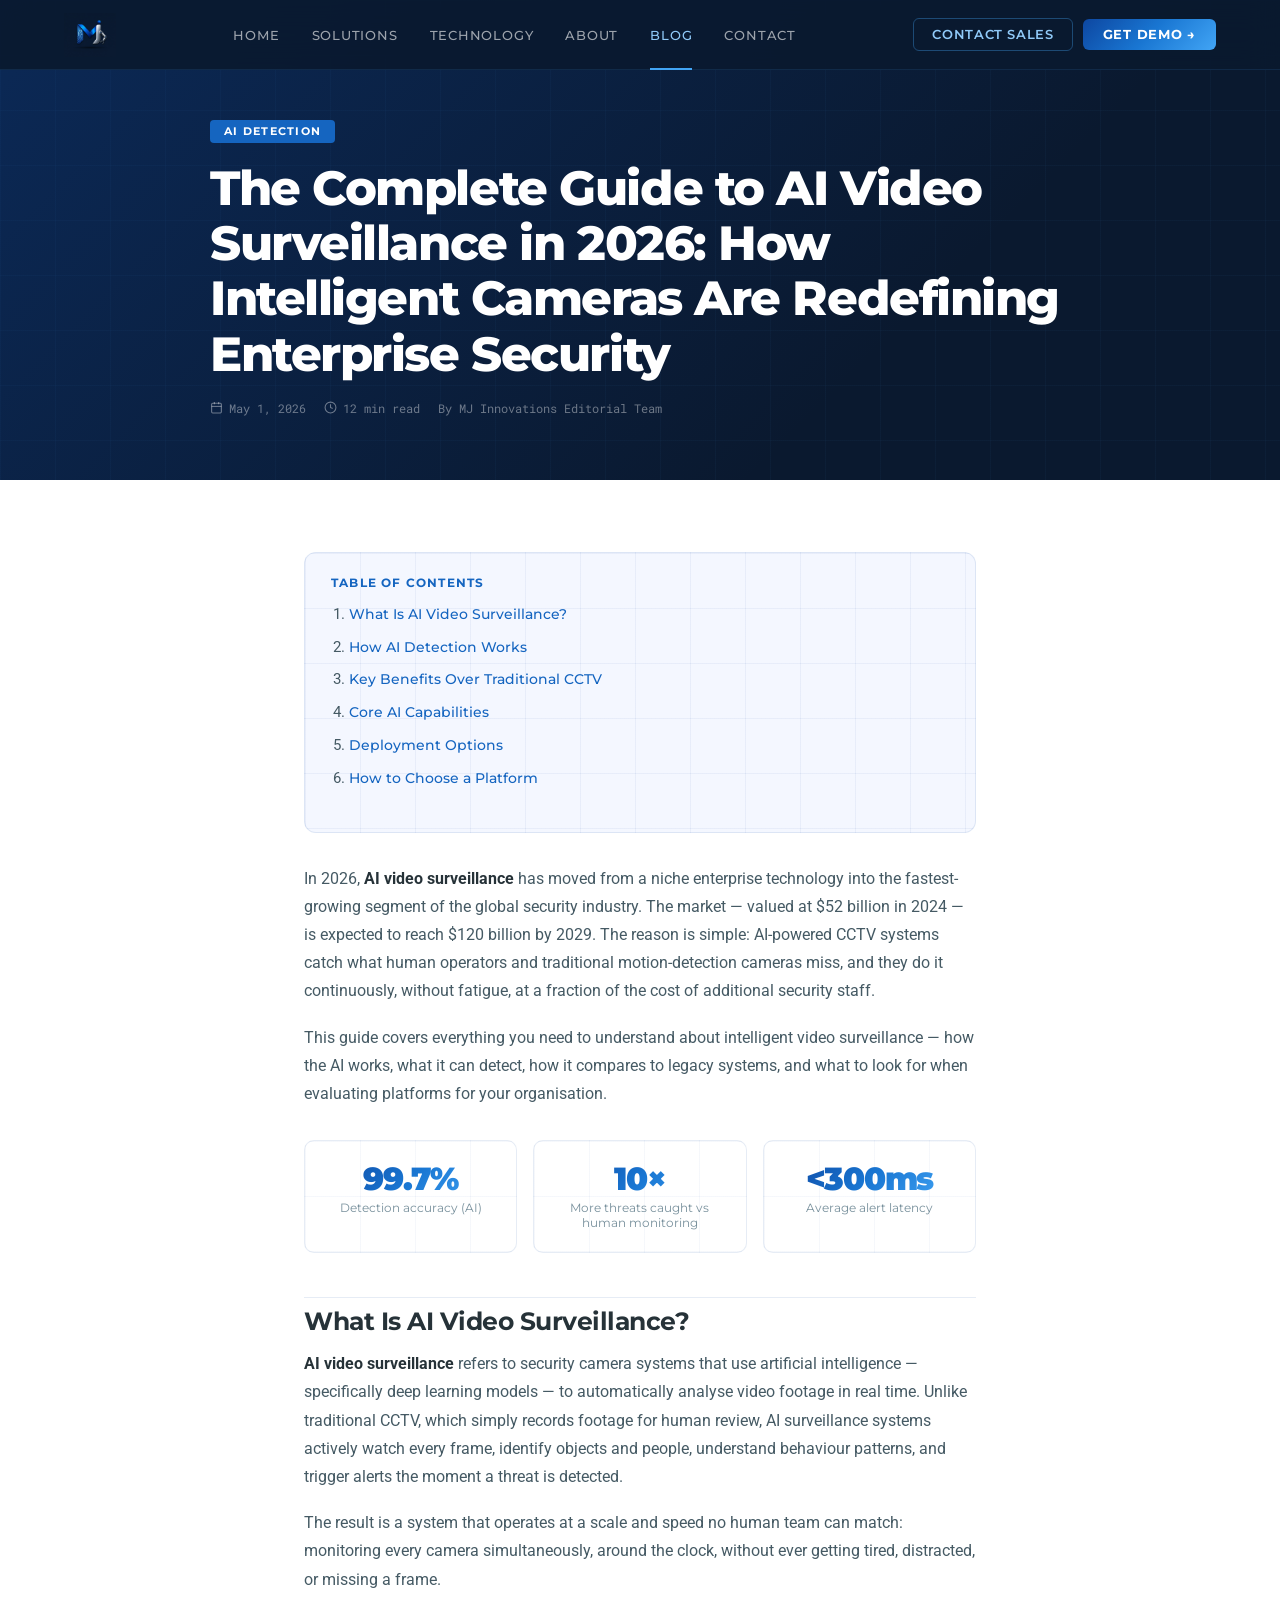
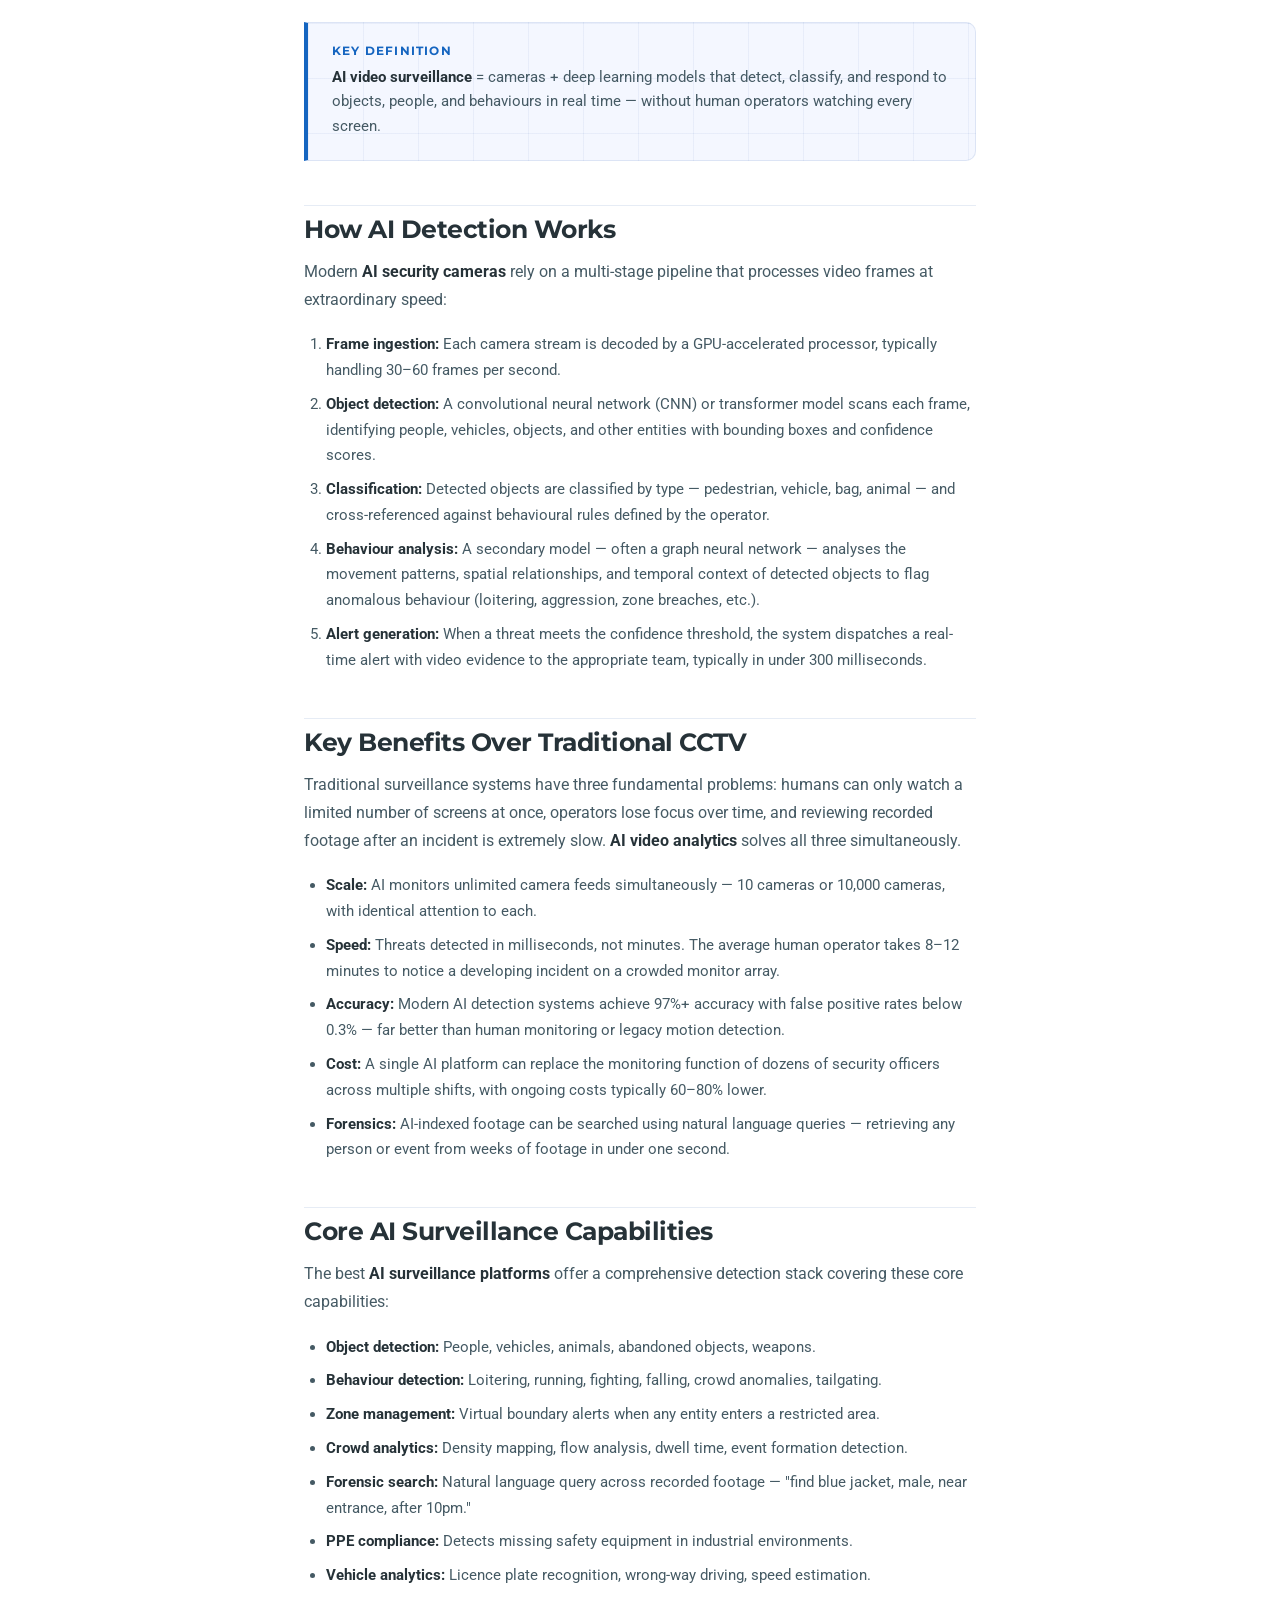
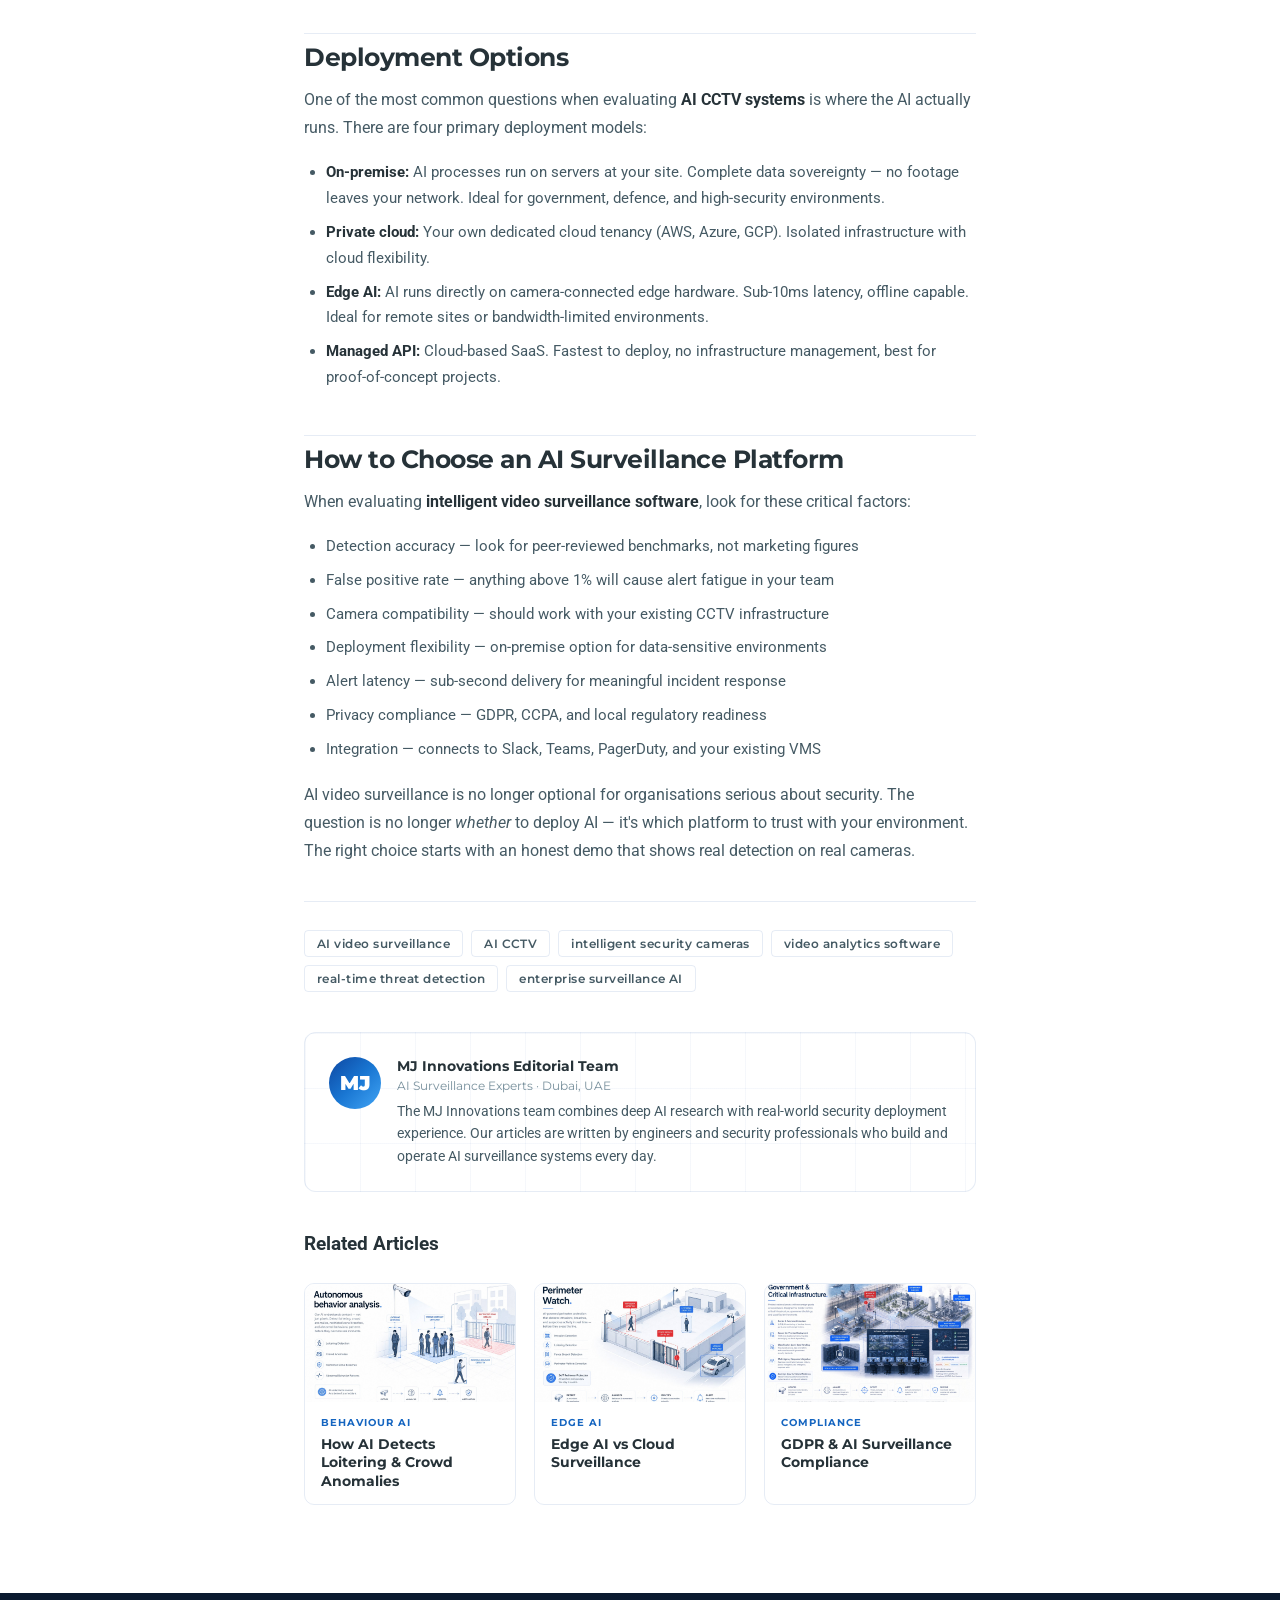
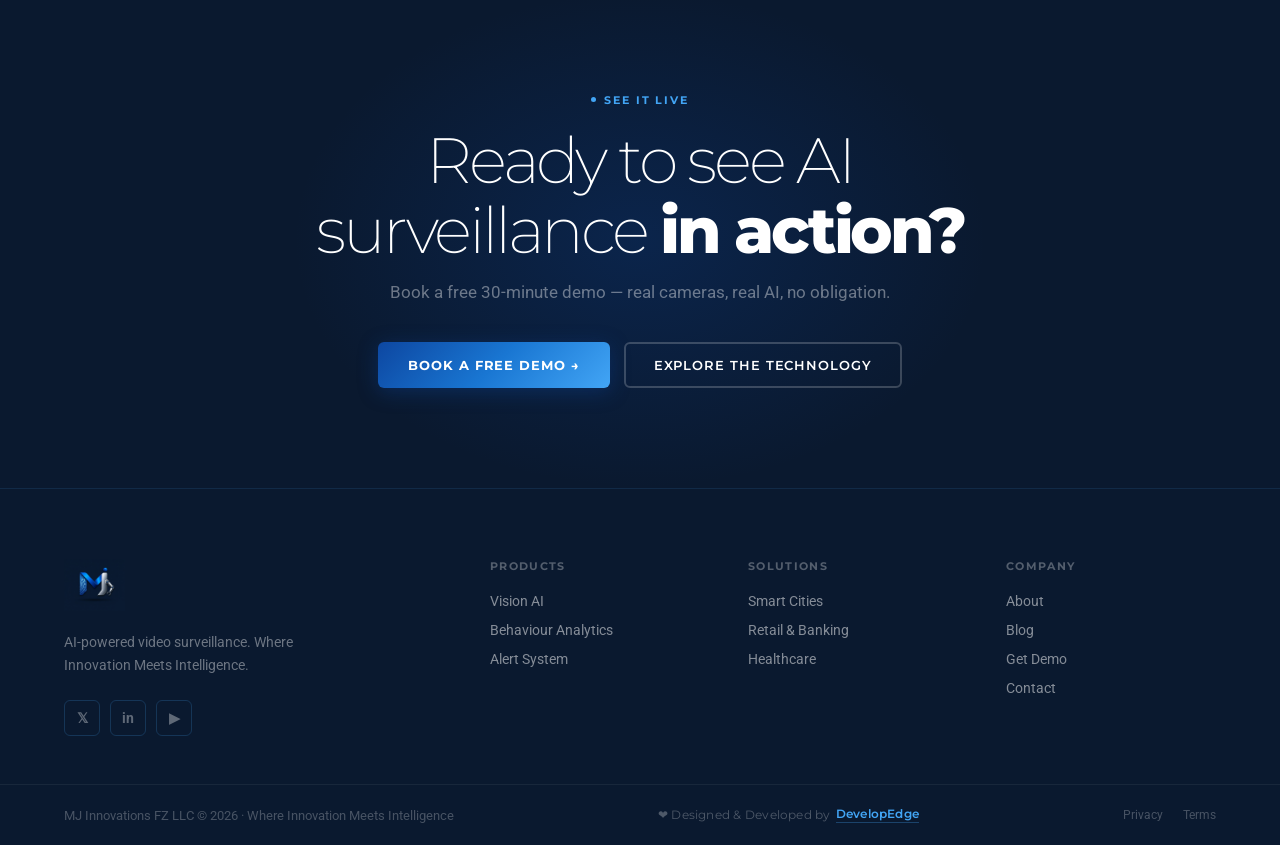
<file: blog/ai-video-surveillance-guide-2026.html>
<!DOCTYPE html>
<html lang="en">
<head>
<meta charset="UTF-8">
<meta name="viewport" content="width=device-width,initial-scale=1.0">
<title>The Complete Guide to AI Video Surveillance in 2026: How Intelligent Cameras Are Redefining Enterprise Security | MJ Innovations FZ LLC</title>
<meta name="description" content="Everything you need to know about AI video surveillance in 2026 — object detection, behaviour analytics, real-time alerting, and why AI CCTV outperforms traditional systems by 10×.">
<meta name="keywords" content="AI video surveillance, AI CCTV, intelligent security cameras, video analytics software, real-time threat detection, enterprise surveillance AI">
<meta property="og:title" content="The Complete Guide to AI Video Surveillance in 2026: How Intelligent Cameras Are Redefining Enterprise Security">
<meta property="og:description" content="Everything you need to know about AI video surveillance in 2026 — object detection, behaviour analytics, real-time alerting, and why AI CCTV outperforms traditional systems by 10×.">
<meta property="og:type" content="article">
<meta property="article:published_time" content="2026-04-01">
<link rel="canonical" href="https://mjinnovations.ai/blog/ai-video-surveillance-guide-2026">
<link rel="icon" type="image/svg+xml" href="../assets/favicon.svg">
<link rel="stylesheet" href="../css/shared.css">
<style>
.blog-post-wrap{max-width:800px;margin:0 auto;padding:72px 5% 88px}
.post-hero{padding:120px 5% 0;background:var(--navy);position:relative;overflow:hidden}
.post-hero::before{content:"";position:absolute;inset:0;background-image:linear-gradient(rgba(66,165,245,.04) 1px,transparent 1px),linear-gradient(90deg,rgba(66,165,245,.04) 1px,transparent 1px);background-size:55px 55px;z-index:0}
.post-hero::after{content:"";position:absolute;inset:0;background:linear-gradient(135deg,rgba(13,71,161,.35) 0%,transparent 70%);z-index:0}
.post-hero-inner{position:relative;z-index:1;max-width:860px;margin:0 auto;padding-bottom:64px}
.post-cat{display:inline-block;padding:5px 14px;border-radius:4px;font-family:var(--font-head);font-size:10.5px;font-weight:700;letter-spacing:.12em;text-transform:uppercase;background:var(--blue-mid);color:#fff;margin-bottom:18px}
.post-hero h1{font-family:var(--font-head);font-size:clamp(1.8rem,4vw,3rem);font-weight:800;letter-spacing:-.03em;color:#fff;line-height:1.15;margin-bottom:18px}
.post-meta{display:flex;align-items:center;gap:18px;flex-wrap:wrap;margin-bottom:0}
.post-meta span{font-family:var(--font-mono);font-size:12px;color:rgba(255,255,255,.4);display:flex;align-items:center;gap:6px}
.post-meta svg{width:13px;height:13px;stroke:currentColor;fill:none;stroke-width:2}
.post-cover{width:100%;aspect-ratio:16/7;object-fit:cover;border-radius:0 0 16px 16px;display:block;border:1px solid var(--border-light);border-top:none}
/* Article body */
.article h2{font-family:var(--font-head);font-size:1.55rem;font-weight:700;color:var(--text-dark);margin:44px 0 14px;letter-spacing:-.02em;padding-top:8px;border-top:1px solid var(--border-light)}
.article h3{font-family:var(--font-head);font-size:1.15rem;font-weight:700;color:var(--text-dark);margin:30px 0 10px}
.article p{font-size:15.5px;color:var(--text-mid);line-height:1.82;margin-bottom:18px}
.article ul,.article ol{padding-left:22px;margin-bottom:18px;display:flex;flex-direction:column;gap:8px}
.article li{font-size:15px;color:var(--text-mid);line-height:1.72}
.article strong{color:var(--text-dark);font-weight:700}
.article a{color:var(--blue-mid);border-bottom:1px solid rgba(13,71,161,.2);transition:border-color .2s}
.article a:hover{border-color:var(--blue-mid)}
.callout{background:#F4F7FF;background-image:linear-gradient(rgba(13,71,161,.055) 1px,transparent 1px),linear-gradient(90deg,rgba(13,71,161,.055) 1px,transparent 1px);background-size:55px 55px;border:1px solid var(--border-light);border-left:4px solid var(--blue-mid);border-radius:0 10px 10px 0;padding:20px 24px;margin:28px 0}
.callout-title{font-family:var(--font-head);font-size:12px;font-weight:700;letter-spacing:.1em;text-transform:uppercase;color:var(--blue-mid);margin-bottom:8px}
.callout p{font-size:14.5px;margin:0;color:var(--text-mid);line-height:1.7}
.stat-row{display:grid;grid-template-columns:repeat(3,1fr);gap:16px;margin:32px 0;background-image:none}
.stat-box-light{padding:22px 18px;border:1px solid var(--border-light);border-radius:10px;text-align:center;background:#fff;background-image:linear-gradient(rgba(13,71,161,.04) 1px,transparent 1px),linear-gradient(90deg,rgba(13,71,161,.04) 1px,transparent 1px);background-size:55px 55px}
.stat-box-light .sn{font-family:var(--font-head);font-size:2rem;font-weight:900;letter-spacing:-.04em;background:var(--accent-grad);-webkit-background-clip:text;-webkit-text-fill-color:transparent;background-clip:text;line-height:1;margin-bottom:5px}
.stat-box-light .sl{font-size:12px;color:var(--text-light);font-family:var(--font-head)}
.post-tags{display:flex;flex-wrap:wrap;gap:8px;margin:36px 0 0;padding-top:28px;border-top:1px solid var(--border-light)}
.post-tag{padding:5px 12px;border:1px solid var(--border-light);border-radius:4px;font-family:var(--font-head);font-size:12px;font-weight:600;color:var(--text-mid);letter-spacing:.04em;transition:all .2s;cursor:default}
.post-tag:hover{border-color:var(--blue-mid);color:var(--blue-mid)}
/* Author box */
.author-box{display:flex;gap:16px;align-items:flex-start;padding:24px;border:1px solid var(--border-light);border-radius:12px;margin:40px 0;background:#fff;background-image:linear-gradient(rgba(13,71,161,.04) 1px,transparent 1px),linear-gradient(90deg,rgba(13,71,161,.04) 1px,transparent 1px);background-size:55px 55px}
.author-av{width:52px;height:52px;border-radius:50%;background:var(--accent-grad);display:flex;align-items:center;justify-content:center;font-family:var(--font-head);font-size:20px;font-weight:900;color:#fff;flex-shrink:0}
.author-name{font-family:var(--font-head);font-size:14px;font-weight:700;color:var(--text-dark);margin-bottom:3px}
.author-role{font-size:12px;color:var(--text-light);font-family:var(--font-head);margin-bottom:7px}
.author-bio{font-size:13.5px;color:var(--text-mid);line-height:1.65}
/* Related posts */
.related-grid{display:grid;grid-template-columns:repeat(3,1fr);gap:18px;margin-top:28px}
.related-card{border:1px solid var(--border-light);border-radius:10px;overflow:hidden;transition:transform .2s,box-shadow .2s;cursor:pointer}
.related-card:hover{transform:translateY(-3px);box-shadow:0 10px 32px rgba(13,71,161,.09)}
.related-card img{width:100%;aspect-ratio:16/9;object-fit:cover}
.related-body{padding:14px 16px}
.related-cat{font-family:var(--font-head);font-size:10px;font-weight:700;letter-spacing:.1em;text-transform:uppercase;color:var(--blue-mid);margin-bottom:6px}
.related-body h4{font-family:var(--font-head);font-size:13.5px;font-weight:700;color:var(--text-dark);line-height:1.35}
.toc{background:#F4F7FF;background-image:linear-gradient(rgba(13,71,161,.055) 1px,transparent 1px),linear-gradient(90deg,rgba(13,71,161,.055) 1px,transparent 1px);background-size:55px 55px;border:1px solid var(--border-light);border-radius:12px;padding:22px 26px;margin-bottom:32px}
.toc-title{font-family:var(--font-head);font-size:12px;font-weight:700;letter-spacing:.1em;text-transform:uppercase;color:var(--blue-mid);margin-bottom:12px}
.toc ol{padding-left:18px;display:flex;flex-direction:column;gap:7px}
.toc li a{font-size:14px;color:var(--blue-mid);border:none;font-family:var(--font-head);font-weight:500}
.toc li a:hover{color:var(--blue-deep)}
@media(max-width:600px){.stat-row{grid-template-columns:1fr 1fr}.related-grid{grid-template-columns:1fr}}
</style>
<script type="application/ld+json">
{
  "@context": "https://schema.org",
  "@type": "Article",
  "headline": "The Complete Guide to AI Video Surveillance in 2026",
  "datePublished": "2026-05-01",
  "dateModified": "2026-05-01",
  "author": {
    "@type": "Organization",
    "name": "MJ Innovations FZ LLC"
  },
  "publisher": {
    "@type": "Organization",
    "name": "MJ Innovations FZ LLC",
    "logo": {
      "@type": "ImageObject",
      "url": "https://mjinnovations.ai/assets/Logo_Final.png"
    }
  },
  "image": "https://mjinnovations.ai/assets/images/Autonomous_detection.png",
  "articleSection": "AI Detection",
  "url": "https://mjinnovations.ai/blog/ai-video-surveillance-guide-2026",
  "mainEntityOfPage": "https://mjinnovations.ai/blog/ai-video-surveillance-guide-2026"
}
</script>
<meta property="og:image" content="https://mjinnovations.ai/assets/images/Autonomous_detection.png">
<meta property="article:published_time" content="2026-05-01">
</head>
<body>
<nav id="main-nav">
  <a href="../index.html" class="nav-logo-wrap"><img src="../assets/Logo_Final.png" alt="MJ Innovations FZ LLC — AI Video Surveillance"></a>
  <ul class="nav-links">
    <li><a href="../index.html">Home</a></li>
    <li><a href="../solutions.html">Solutions</a></li>
    <li><a href="../technology.html">Technology</a></li>
    <li><a href="../about.html">About</a></li>
    <li><a href="../blog.html" class="active">Blog</a></li>
    <li><a href="../contact.html">Contact</a></li>
  </ul>
  <div class="nav-cta-group">
    <button class="btn-nav-outline" onclick="location.href='../contact.html'">Contact Sales</button>
    <button class="btn-nav-fill" onclick="location.href='../get-demo.html'">Get Demo →</button>
  </div>
  <button class="nav-hamburger" id="hamburger"><span></span><span></span><span></span></button>
</nav>
<div class="nav-drawer" id="drawer">
  <a href="../index.html">Home</a><a href="../solutions.html">Solutions</a><a href="../technology.html">Technology</a><a href="../about.html">About</a><a href="../blog.html">Blog</a><a href="../contact.html">Contact</a>
  <div class="drawer-cta"><button class="btn-primary" style="width:100%;justify-content:center" onclick="location.href='../get-demo.html'">Get a Demo →</button></div>
</div>

<div class="post-hero">
  <div class="post-hero-inner">
    <span class="post-cat">AI Detection</span>
    <h1>The Complete Guide to AI Video Surveillance in 2026: How Intelligent Cameras Are Redefining Enterprise Security</h1>
    <div class="post-meta">
      <span><svg viewBox="0 0 24 24"><rect x="3" y="4" width="18" height="18" rx="2"/><line x1="16" y1="2" x2="16" y2="6"/><line x1="8" y1="2" x2="8" y2="6"/><line x1="3" y1="10" x2="21" y2="10"/></svg>May 1, 2026</span>
      <span><svg viewBox="0 0 24 24"><circle cx="12" cy="12" r="10"/><polyline points="12 6 12 12 16 14"/></svg>12 min read</span>
      <span>By MJ Innovations Editorial Team</span>
    </div>
  </div>
</div>
<!-- <img src="../assets/images/Autonomous_detection.png" alt="AI video surveillance system detecting multiple objects simultaneously" class="post-cover" loading="eager"> -->

<div class="blog-post-wrap">
  <div class="article">
    
<div class="toc"><div class="toc-title">Table of Contents</div><ol><li><a href="#what-is">What Is AI Video Surveillance?</a></li><li><a href="#how-works">How AI Detection Works</a></li><li><a href="#benefits">Key Benefits Over Traditional CCTV</a></li><li><a href="#capabilities">Core AI Capabilities</a></li><li><a href="#deployment">Deployment Options</a></li><li><a href="#choosing">How to Choose a Platform</a></li></ol></div>

<p>In 2026, <strong>AI video surveillance</strong> has moved from a niche enterprise technology into the fastest-growing segment of the global security industry. The market — valued at $52 billion in 2024 — is expected to reach $120 billion by 2029. The reason is simple: AI-powered CCTV systems catch what human operators and traditional motion-detection cameras miss, and they do it continuously, without fatigue, at a fraction of the cost of additional security staff.</p>

<p>This guide covers everything you need to understand about intelligent video surveillance — how the AI works, what it can detect, how it compares to legacy systems, and what to look for when evaluating platforms for your organisation.</p>

<div class="stat-row">
<div class="stat-box-light"><div class="sn">99.7%</div><div class="sl">Detection accuracy (AI)</div></div>
<div class="stat-box-light"><div class="sn">10×</div><div class="sl">More threats caught vs human monitoring</div></div>
<div class="stat-box-light"><div class="sn">&lt;300ms</div><div class="sl">Average alert latency</div></div>
</div>

<h2 id="what-is">What Is AI Video Surveillance?</h2>
<p><strong>AI video surveillance</strong> refers to security camera systems that use artificial intelligence — specifically deep learning models — to automatically analyse video footage in real time. Unlike traditional CCTV, which simply records footage for human review, AI surveillance systems actively watch every frame, identify objects and people, understand behaviour patterns, and trigger alerts the moment a threat is detected.</p>
<p>The result is a system that operates at a scale and speed no human team can match: monitoring every camera simultaneously, around the clock, without ever getting tired, distracted, or missing a frame.</p>

<div class="callout"><div class="callout-title">Key Definition</div><p><strong>AI video surveillance</strong> = cameras + deep learning models that detect, classify, and respond to objects, people, and behaviours in real time — without human operators watching every screen.</p></div>

<h2 id="how-works">How AI Detection Works</h2>
<p>Modern <strong>AI security cameras</strong> rely on a multi-stage pipeline that processes video frames at extraordinary speed:</p>
<ol>
<li><strong>Frame ingestion:</strong> Each camera stream is decoded by a GPU-accelerated processor, typically handling 30–60 frames per second.</li>
<li><strong>Object detection:</strong> A convolutional neural network (CNN) or transformer model scans each frame, identifying people, vehicles, objects, and other entities with bounding boxes and confidence scores.</li>
<li><strong>Classification:</strong> Detected objects are classified by type — pedestrian, vehicle, bag, animal — and cross-referenced against behavioural rules defined by the operator.</li>
<li><strong>Behaviour analysis:</strong> A secondary model — often a graph neural network — analyses the movement patterns, spatial relationships, and temporal context of detected objects to flag anomalous behaviour (loitering, aggression, zone breaches, etc.).</li>
<li><strong>Alert generation:</strong> When a threat meets the confidence threshold, the system dispatches a real-time alert with video evidence to the appropriate team, typically in under 300 milliseconds.</li>
</ol>

<h2 id="benefits">Key Benefits Over Traditional CCTV</h2>
<p>Traditional surveillance systems have three fundamental problems: humans can only watch a limited number of screens at once, operators lose focus over time, and reviewing recorded footage after an incident is extremely slow. <strong>AI video analytics</strong> solves all three simultaneously.</p>
<ul>
<li><strong>Scale:</strong> AI monitors unlimited camera feeds simultaneously — 10 cameras or 10,000 cameras, with identical attention to each.</li>
<li><strong>Speed:</strong> Threats detected in milliseconds, not minutes. The average human operator takes 8–12 minutes to notice a developing incident on a crowded monitor array.</li>
<li><strong>Accuracy:</strong> Modern AI detection systems achieve 97%+ accuracy with false positive rates below 0.3% — far better than human monitoring or legacy motion detection.</li>
<li><strong>Cost:</strong> A single AI platform can replace the monitoring function of dozens of security officers across multiple shifts, with ongoing costs typically 60–80% lower.</li>
<li><strong>Forensics:</strong> AI-indexed footage can be searched using natural language queries — retrieving any person or event from weeks of footage in under one second.</li>
</ul>

<h2 id="capabilities">Core AI Surveillance Capabilities</h2>
<p>The best <strong>AI surveillance platforms</strong> offer a comprehensive detection stack covering these core capabilities:</p>
<ul>
<li><strong>Object detection:</strong> People, vehicles, animals, abandoned objects, weapons.</li>
<li><strong>Behaviour detection:</strong> Loitering, running, fighting, falling, crowd anomalies, tailgating.</li>
<li><strong>Zone management:</strong> Virtual boundary alerts when any entity enters a restricted area.</li>
<li><strong>Crowd analytics:</strong> Density mapping, flow analysis, dwell time, event formation detection.</li>
<li><strong>Forensic search:</strong> Natural language query across recorded footage — "find blue jacket, male, near entrance, after 10pm."</li>
<li><strong>PPE compliance:</strong> Detects missing safety equipment in industrial environments.</li>
<li><strong>Vehicle analytics:</strong> Licence plate recognition, wrong-way driving, speed estimation.</li>
</ul>

<h2 id="deployment">Deployment Options</h2>
<p>One of the most common questions when evaluating <strong>AI CCTV systems</strong> is where the AI actually runs. There are four primary deployment models:</p>
<ul>
<li><strong>On-premise:</strong> AI processes run on servers at your site. Complete data sovereignty — no footage leaves your network. Ideal for government, defence, and high-security environments.</li>
<li><strong>Private cloud:</strong> Your own dedicated cloud tenancy (AWS, Azure, GCP). Isolated infrastructure with cloud flexibility.</li>
<li><strong>Edge AI:</strong> AI runs directly on camera-connected edge hardware. Sub-10ms latency, offline capable. Ideal for remote sites or bandwidth-limited environments.</li>
<li><strong>Managed API:</strong> Cloud-based SaaS. Fastest to deploy, no infrastructure management, best for proof-of-concept projects.</li>
</ul>

<h2 id="choosing">How to Choose an AI Surveillance Platform</h2>
<p>When evaluating <strong>intelligent video surveillance software</strong>, look for these critical factors:</p>
<ul>
<li>Detection accuracy — look for peer-reviewed benchmarks, not marketing figures</li>
<li>False positive rate — anything above 1% will cause alert fatigue in your team</li>
<li>Camera compatibility — should work with your existing CCTV infrastructure</li>
<li>Deployment flexibility — on-premise option for data-sensitive environments</li>
<li>Alert latency — sub-second delivery for meaningful incident response</li>
<li>Privacy compliance — GDPR, CCPA, and local regulatory readiness</li>
<li>Integration — connects to Slack, Teams, PagerDuty, and your existing VMS</li>
</ul>

<p>AI video surveillance is no longer optional for organisations serious about security. The question is no longer <em>whether</em> to deploy AI — it's which platform to trust with your environment. The right choice starts with an honest demo that shows real detection on real cameras.</p>

  </div>

  <div class="post-tags">
    <span class="post-tag">AI video surveillance</span><span class="post-tag">AI CCTV</span><span class="post-tag">intelligent security cameras</span><span class="post-tag">video analytics software</span><span class="post-tag">real-time threat detection</span><span class="post-tag">enterprise surveillance AI</span>
  </div>

  <div class="author-box">
    <div class="author-av">MJ</div>
    <div>
      <div class="author-name">MJ Innovations Editorial Team</div>
      <div class="author-role">AI Surveillance Experts · Dubai, UAE</div>
      <div class="author-bio">The MJ Innovations team combines deep AI research with real-world security deployment experience. Our articles are written by engineers and security professionals who build and operate AI surveillance systems every day.</div>
    </div>
  </div>

  <div>
    <h2 style="border:none;margin-top:0;font-size:1.2rem;margin-bottom:20px">Related Articles</h2>
    <div class="related-grid">
      <a href="behaviour-analytics-loitering-detection.html" class="related-card"><img src="../assets/images/Autonomous_behavior_analysis.png" alt="How AI Detects Loitering & Crowd Anomalies" loading="lazy"><div class="related-body"><div class="related-cat">Behaviour AI</div><h4>How AI Detects Loitering & Crowd Anomalies</h4></div></a>
<a href="edge-ai-cameras-vs-cloud-surveillance.html" class="related-card"><img src="../assets/images/perimeter_watch.png" alt="Edge AI vs Cloud Surveillance" loading="lazy"><div class="related-body"><div class="related-cat">Edge AI</div><h4>Edge AI vs Cloud Surveillance</h4></div></a>
<a href="gdpr-ai-surveillance-privacy-compliance.html" class="related-card"><img src="../assets/images/Government_Critical_Infrastructure.png" alt="GDPR & AI Surveillance Compliance" loading="lazy"><div class="related-body"><div class="related-cat">Compliance</div><h4>GDPR & AI Surveillance Compliance</h4></div></a>

    </div>
  </div>
</div>

<div class="cta-strip">
  <div class="cta-glow"></div>
  <div class="cta-strip-inner">
    <div class="cta-eyebrow"><span class="cta-eyebrow-dot"></span>See It Live</div>
    <h2>Ready to see AI surveillance <strong>in action?</strong></h2>
    <p>Book a free 30-minute demo — real cameras, real AI, no obligation.</p>
    <div class="cta-btns">
      <button class="btn-primary" onclick="location.href='../get-demo.html'">Book a Free Demo →</button>
      <button class="btn-secondary-light" onclick="location.href='../technology.html'">Explore the Technology</button>
    </div>
  </div>
</div>

<footer>
  <div class="footer-main">
    <div class="footer-brand"><img src="../assets/Logo_Final.png" alt="MJ Innovations FZ LLC"><p>AI-powered video surveillance. Where Innovation Meets Intelligence.</p><div class="footer-socials"><a class="fsoc" href="#">𝕏</a><a class="fsoc" href="#">in</a><a class="fsoc" href="#">▶</a></div></div>
    <div class="footer-col"><h5>Products</h5><ul><li><a href="../technology.html">Vision AI</a></li><li><a href="../technology.html">Behaviour Analytics</a></li><li><a href="../technology.html">Alert System</a></li></ul></div>
    <div class="footer-col"><h5>Solutions</h5><ul><li><a href="../solutions.html">Smart Cities</a></li><li><a href="../solutions.html">Retail &amp; Banking</a></li><li><a href="../solutions.html">Healthcare</a></li></ul></div>
    <div class="footer-col"><h5>Company</h5><ul><li><a href="../about.html">About</a></li><li><a href="../blog.html">Blog</a></li><li><a href="../get-demo.html">Get Demo</a></li><li><a href="../contact.html">Contact</a></li></ul></div>
  </div>
  <div class="footer-bottom">
    <p>MJ Innovations FZ LLC © 2026 · Where Innovation Meets Intelligence</p>
    <div class="footer-devbadge">❤ Designed &amp; Developed by <a href="https://developedge.wuaze.com/" target="_blank" rel="noopener">DevelopEdge</a></div>
    <div class="footer-bottom-links"><a href="../privacy-policy.html">Privacy</a><a href="../terms-conditions.html">Terms</a></div>
  </div>
</footer>
<script src="../js/main.js"></script>
<script>const io=new IntersectionObserver(e=>e.forEach(x=>{if(x.isIntersecting){x.target.classList.add("vis");io.unobserve(x.target)}}),{threshold:.1});document.querySelectorAll(".fade-up,.stagger").forEach(el=>io.observe(el));const nav=document.getElementById("main-nav");window.addEventListener("scroll",()=>nav.classList.toggle("scrolled",scrollY>30));const hb=document.getElementById("hamburger"),dr=document.getElementById("drawer");hb.addEventListener("click",()=>{hb.classList.toggle("open");dr.classList.toggle("open")});</script>
</body>
</html>
</file>
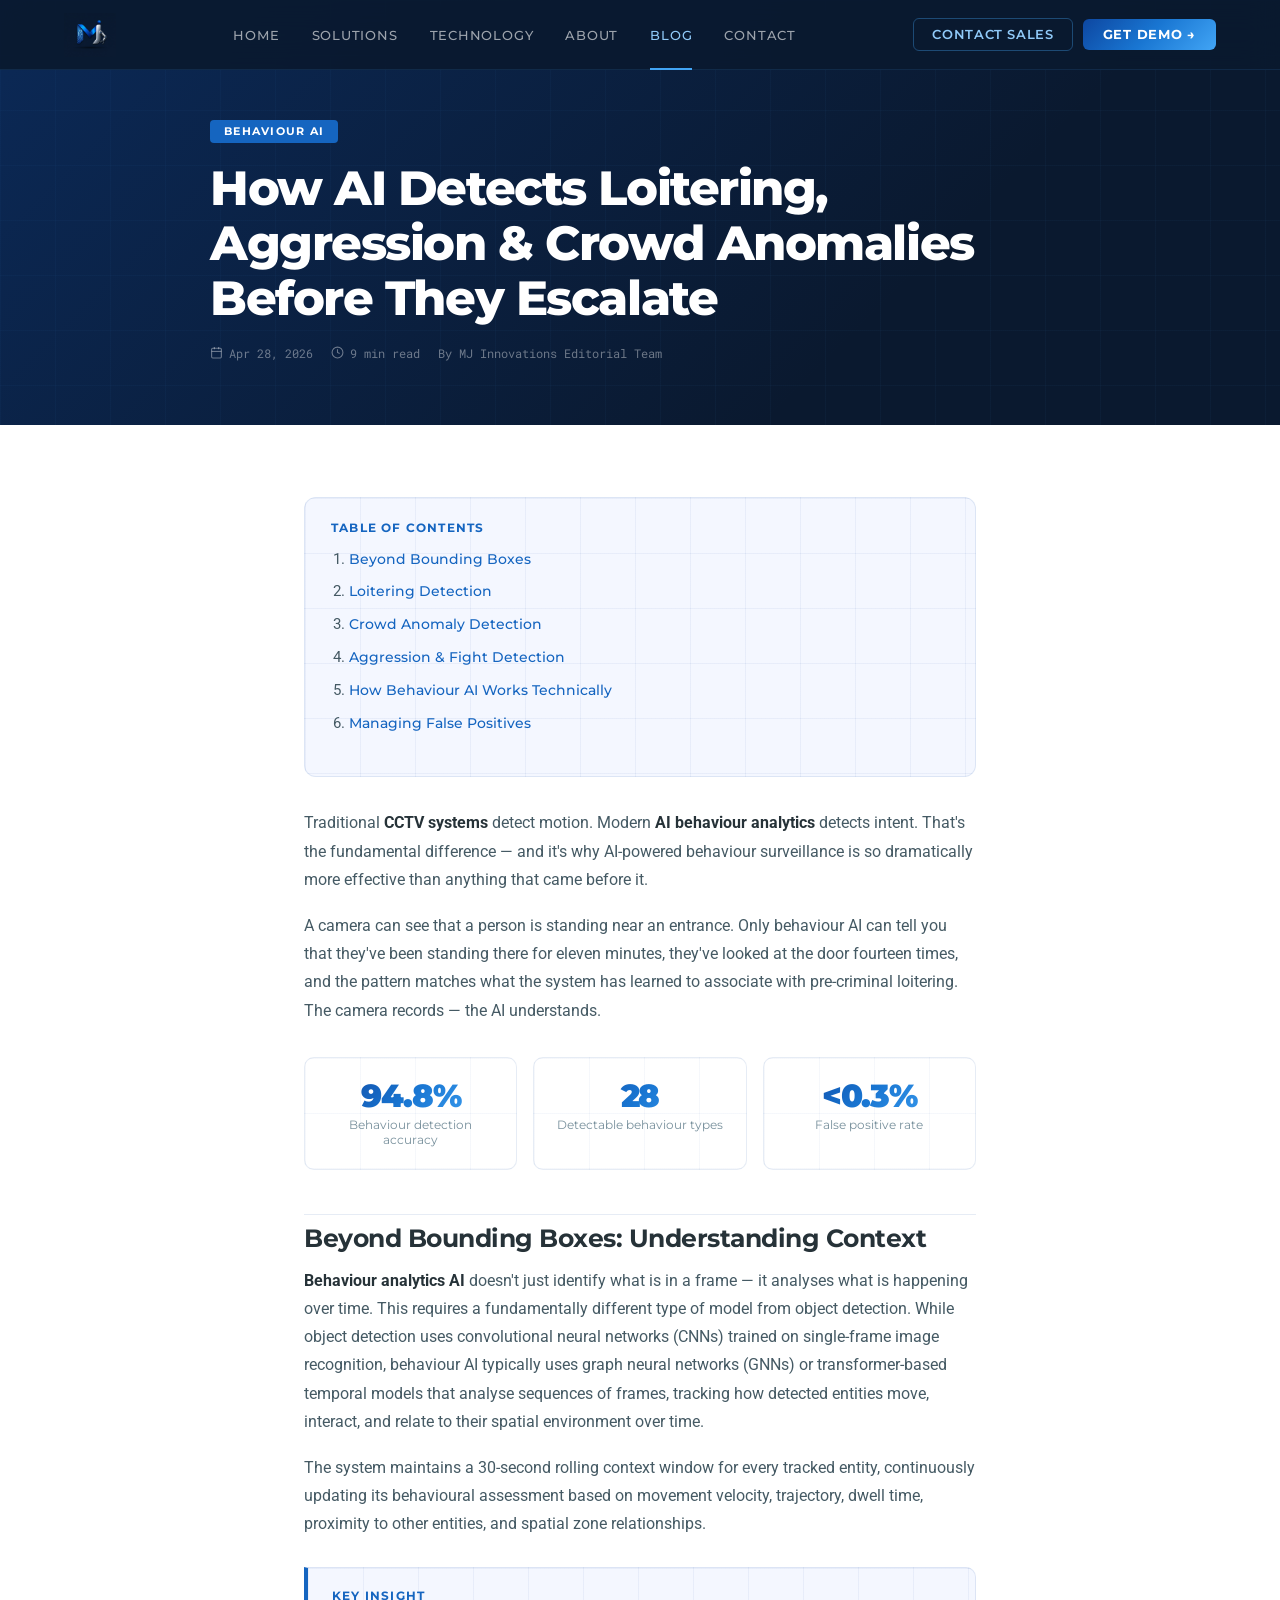
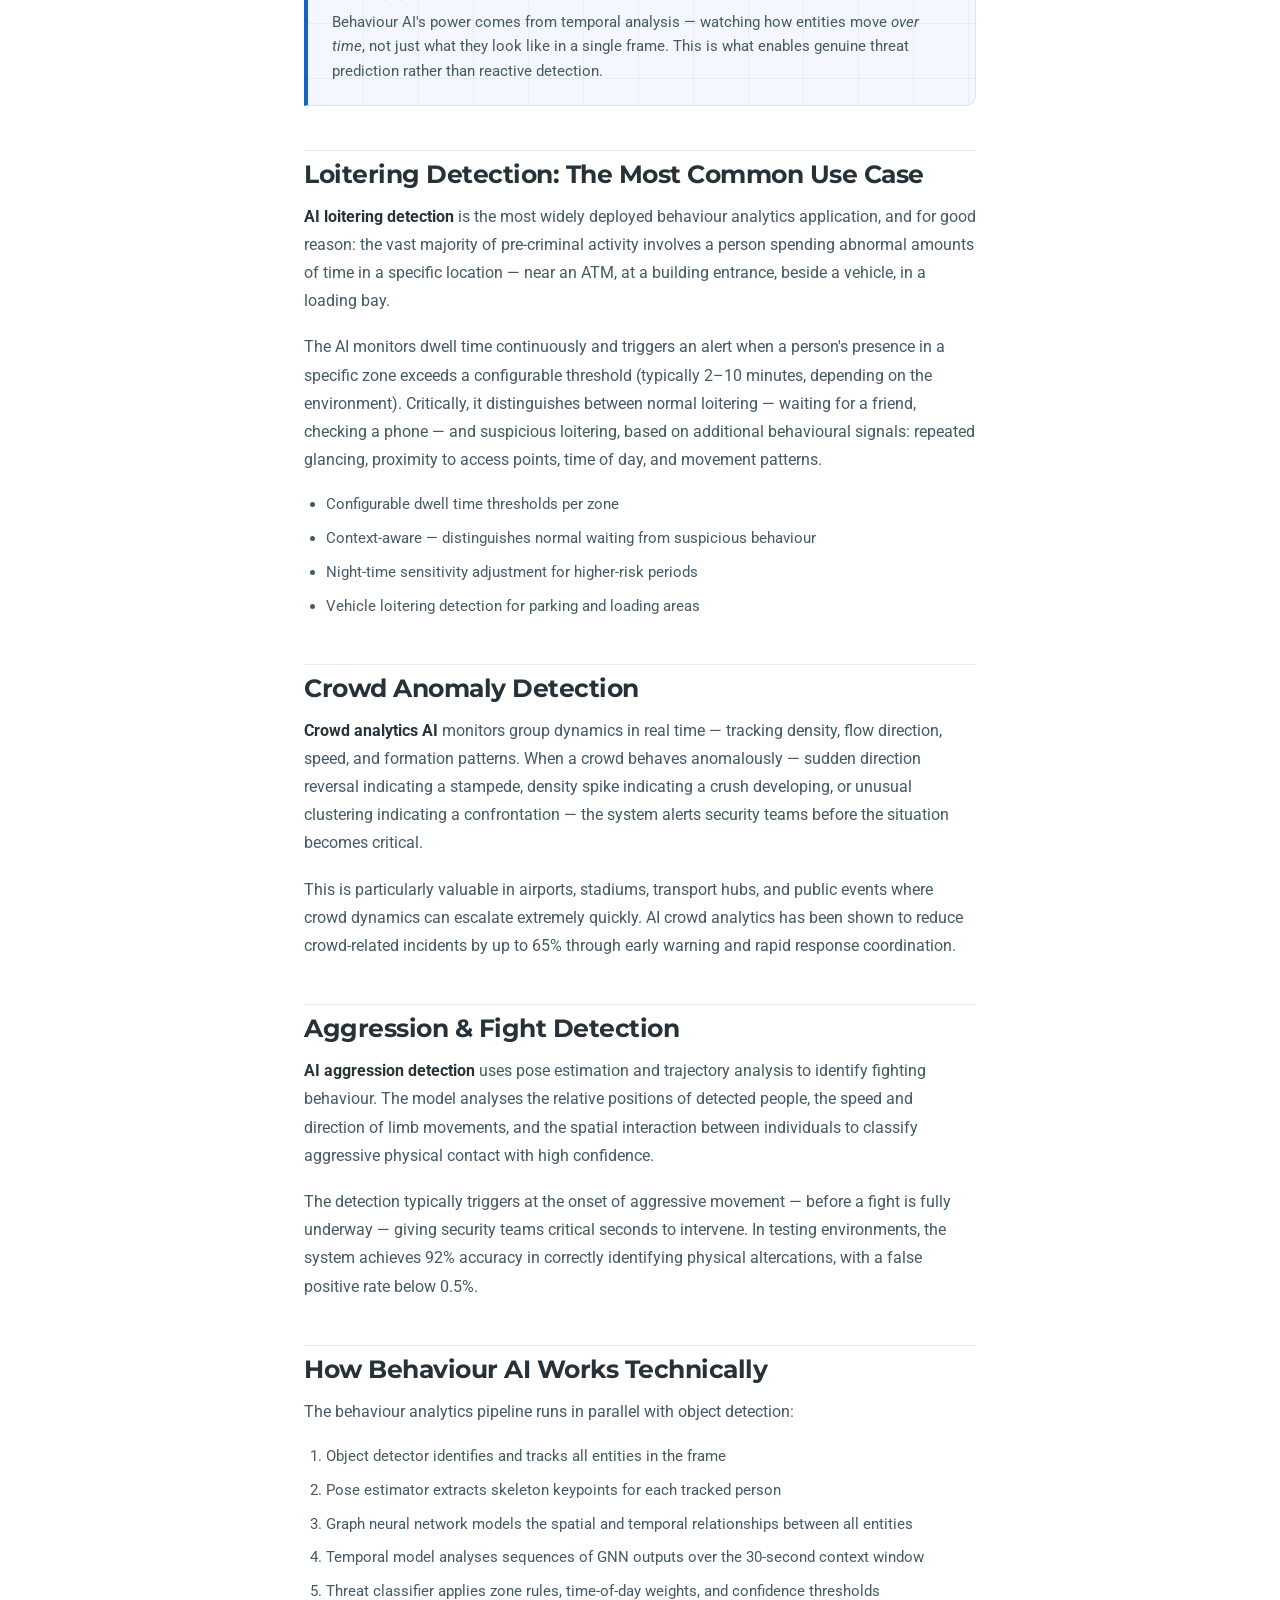
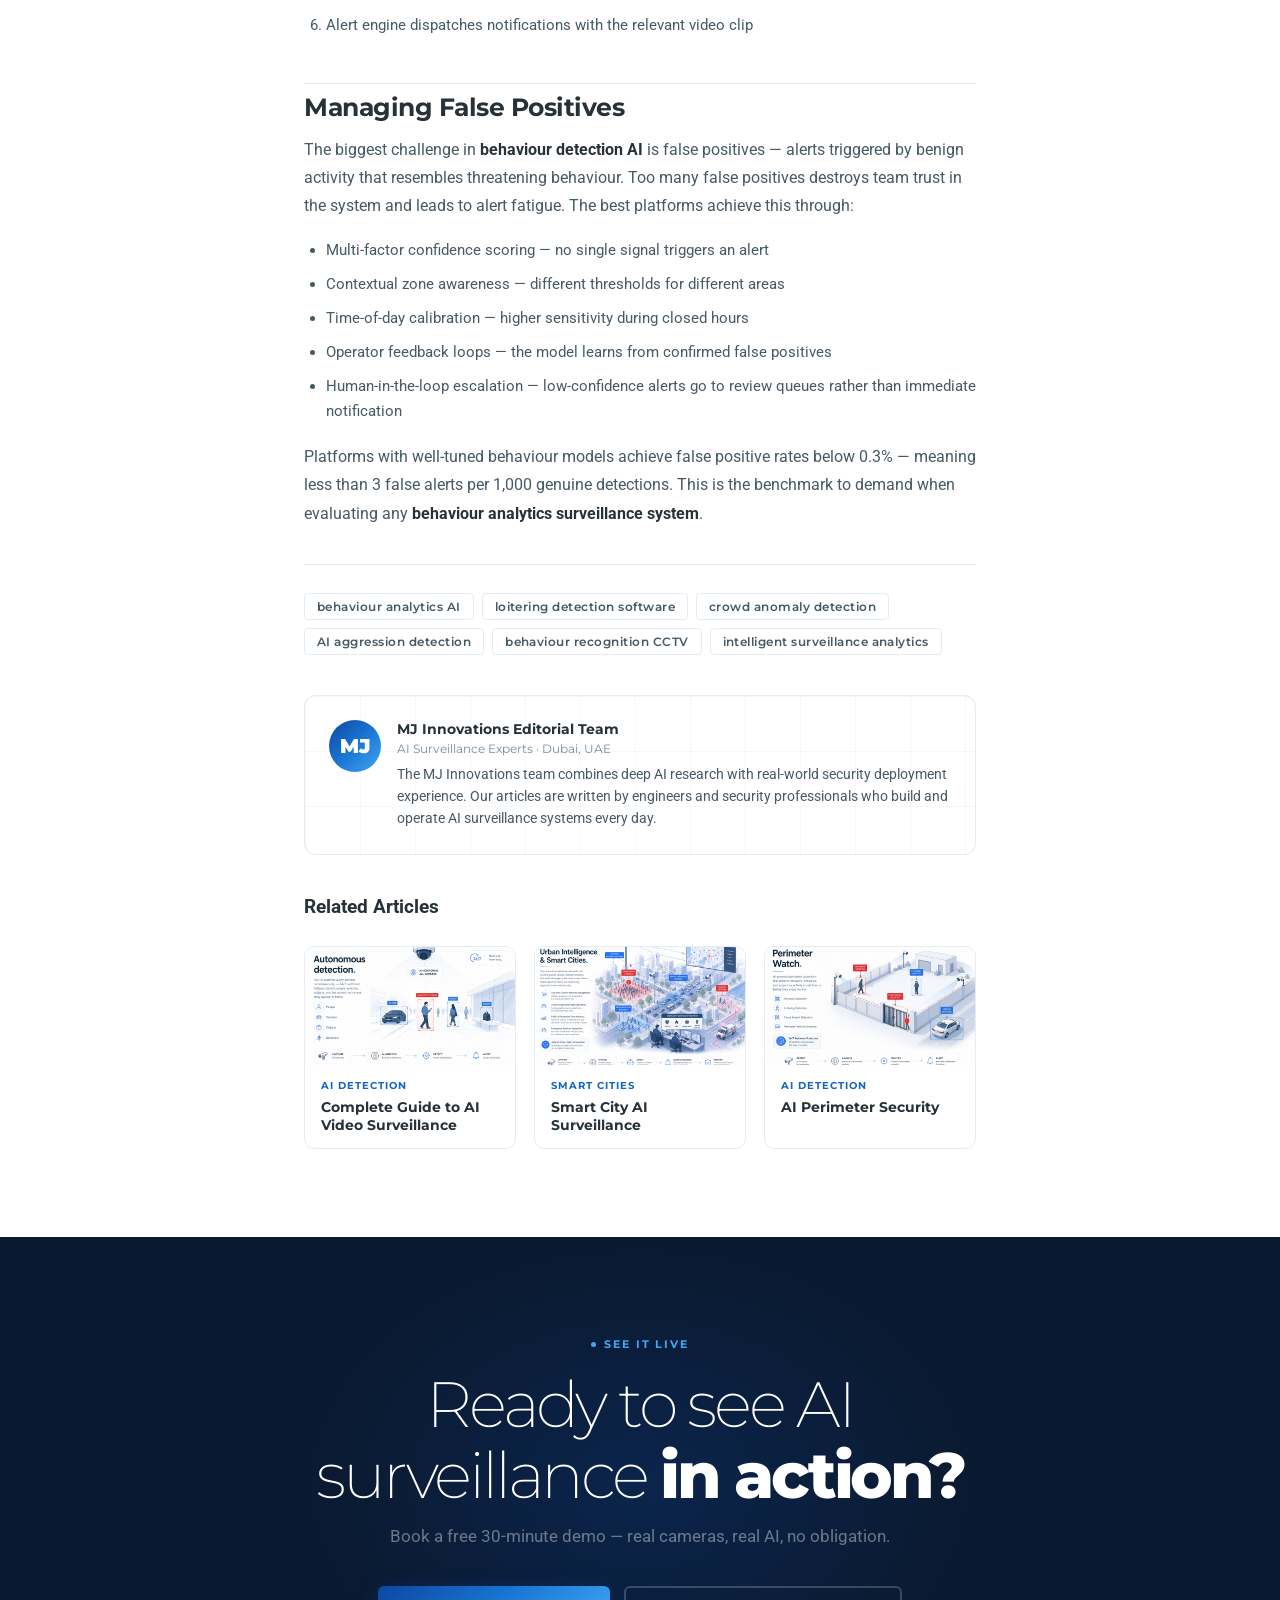
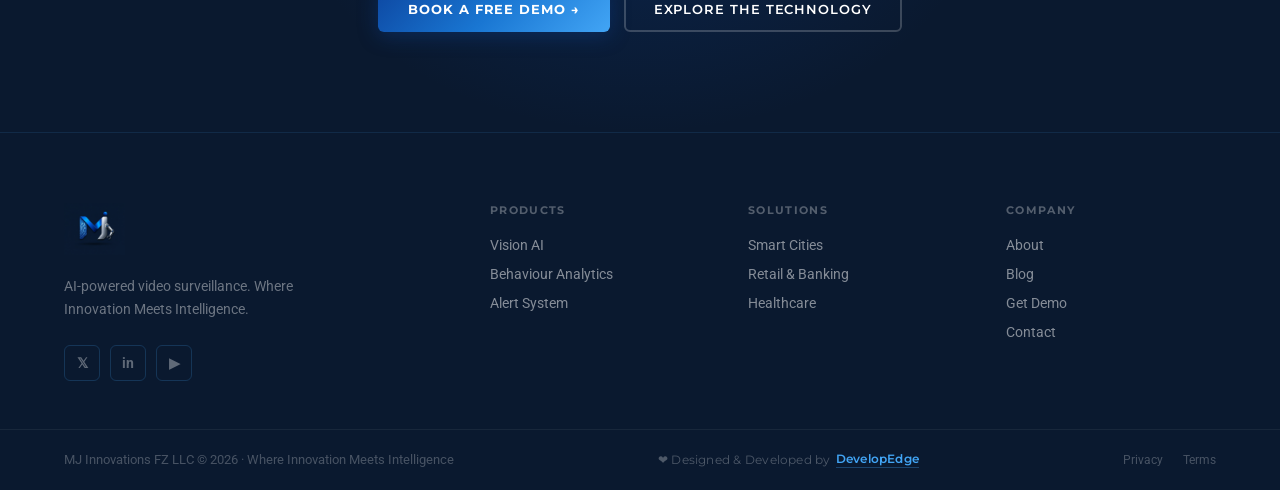
<file: blog/behaviour-analytics-loitering-detection.html>
<!DOCTYPE html>
<html lang="en">
<head>
<meta charset="UTF-8">
<meta name="viewport" content="width=device-width,initial-scale=1.0">
<title>How AI Detects Loitering, Aggression & Crowd Anomalies Before They Escalate | MJ Innovations FZ LLC</title>
<meta name="description" content="Behaviour analytics AI goes beyond bounding boxes to understand intent. Learn how graph neural networks detect loitering, aggression, and crowd threats before incidents occur.">
<meta name="keywords" content="behaviour analytics AI, loitering detection software, crowd anomaly detection, AI aggression detection, behaviour recognition CCTV, intelligent surveillance analytics">
<meta property="og:title" content="How AI Detects Loitering, Aggression & Crowd Anomalies Before They Escalate">
<meta property="og:description" content="Behaviour analytics AI goes beyond bounding boxes to understand intent. Learn how graph neural networks detect loitering, aggression, and crowd threats before incidents occur.">
<meta property="og:type" content="article">
<meta property="article:published_time" content="2026-04-01">
<link rel="canonical" href="https://mjinnovations.ai/blog/behaviour-analytics-loitering-detection">
<link rel="icon" type="image/svg+xml" href="../assets/favicon.svg">
<link rel="stylesheet" href="../css/shared.css">
<style>
.blog-post-wrap{max-width:800px;margin:0 auto;padding:72px 5% 88px}
.post-hero{padding:120px 5% 0;background:var(--navy);position:relative;overflow:hidden}
.post-hero::before{content:"";position:absolute;inset:0;background-image:linear-gradient(rgba(66,165,245,.04) 1px,transparent 1px),linear-gradient(90deg,rgba(66,165,245,.04) 1px,transparent 1px);background-size:55px 55px;z-index:0}
.post-hero::after{content:"";position:absolute;inset:0;background:linear-gradient(135deg,rgba(13,71,161,.35) 0%,transparent 70%);z-index:0}
.post-hero-inner{position:relative;z-index:1;max-width:860px;margin:0 auto;padding-bottom:64px}
.post-cat{display:inline-block;padding:5px 14px;border-radius:4px;font-family:var(--font-head);font-size:10.5px;font-weight:700;letter-spacing:.12em;text-transform:uppercase;background:var(--blue-mid);color:#fff;margin-bottom:18px}
.post-hero h1{font-family:var(--font-head);font-size:clamp(1.8rem,4vw,3rem);font-weight:800;letter-spacing:-.03em;color:#fff;line-height:1.15;margin-bottom:18px}
.post-meta{display:flex;align-items:center;gap:18px;flex-wrap:wrap;margin-bottom:0}
.post-meta span{font-family:var(--font-mono);font-size:12px;color:rgba(255,255,255,.4);display:flex;align-items:center;gap:6px}
.post-meta svg{width:13px;height:13px;stroke:currentColor;fill:none;stroke-width:2}
.post-cover{width:100%;aspect-ratio:16/7;object-fit:cover;border-radius:0 0 16px 16px;display:block;border:1px solid var(--border-light);border-top:none}
/* Article body */
.article h2{font-family:var(--font-head);font-size:1.55rem;font-weight:700;color:var(--text-dark);margin:44px 0 14px;letter-spacing:-.02em;padding-top:8px;border-top:1px solid var(--border-light)}
.article h3{font-family:var(--font-head);font-size:1.15rem;font-weight:700;color:var(--text-dark);margin:30px 0 10px}
.article p{font-size:15.5px;color:var(--text-mid);line-height:1.82;margin-bottom:18px}
.article ul,.article ol{padding-left:22px;margin-bottom:18px;display:flex;flex-direction:column;gap:8px}
.article li{font-size:15px;color:var(--text-mid);line-height:1.72}
.article strong{color:var(--text-dark);font-weight:700}
.article a{color:var(--blue-mid);border-bottom:1px solid rgba(13,71,161,.2);transition:border-color .2s}
.article a:hover{border-color:var(--blue-mid)}
.callout{background:#F4F7FF;background-image:linear-gradient(rgba(13,71,161,.055) 1px,transparent 1px),linear-gradient(90deg,rgba(13,71,161,.055) 1px,transparent 1px);background-size:55px 55px;border:1px solid var(--border-light);border-left:4px solid var(--blue-mid);border-radius:0 10px 10px 0;padding:20px 24px;margin:28px 0}
.callout-title{font-family:var(--font-head);font-size:12px;font-weight:700;letter-spacing:.1em;text-transform:uppercase;color:var(--blue-mid);margin-bottom:8px}
.callout p{font-size:14.5px;margin:0;color:var(--text-mid);line-height:1.7}
.stat-row{display:grid;grid-template-columns:repeat(3,1fr);gap:16px;margin:32px 0;background-image:none}
.stat-box-light{padding:22px 18px;border:1px solid var(--border-light);border-radius:10px;text-align:center;background:#fff;background-image:linear-gradient(rgba(13,71,161,.04) 1px,transparent 1px),linear-gradient(90deg,rgba(13,71,161,.04) 1px,transparent 1px);background-size:55px 55px}
.stat-box-light .sn{font-family:var(--font-head);font-size:2rem;font-weight:900;letter-spacing:-.04em;background:var(--accent-grad);-webkit-background-clip:text;-webkit-text-fill-color:transparent;background-clip:text;line-height:1;margin-bottom:5px}
.stat-box-light .sl{font-size:12px;color:var(--text-light);font-family:var(--font-head)}
.post-tags{display:flex;flex-wrap:wrap;gap:8px;margin:36px 0 0;padding-top:28px;border-top:1px solid var(--border-light)}
.post-tag{padding:5px 12px;border:1px solid var(--border-light);border-radius:4px;font-family:var(--font-head);font-size:12px;font-weight:600;color:var(--text-mid);letter-spacing:.04em;transition:all .2s;cursor:default}
.post-tag:hover{border-color:var(--blue-mid);color:var(--blue-mid)}
/* Author box */
.author-box{display:flex;gap:16px;align-items:flex-start;padding:24px;border:1px solid var(--border-light);border-radius:12px;margin:40px 0;background:#fff;background-image:linear-gradient(rgba(13,71,161,.04) 1px,transparent 1px),linear-gradient(90deg,rgba(13,71,161,.04) 1px,transparent 1px);background-size:55px 55px}
.author-av{width:52px;height:52px;border-radius:50%;background:var(--accent-grad);display:flex;align-items:center;justify-content:center;font-family:var(--font-head);font-size:20px;font-weight:900;color:#fff;flex-shrink:0}
.author-name{font-family:var(--font-head);font-size:14px;font-weight:700;color:var(--text-dark);margin-bottom:3px}
.author-role{font-size:12px;color:var(--text-light);font-family:var(--font-head);margin-bottom:7px}
.author-bio{font-size:13.5px;color:var(--text-mid);line-height:1.65}
/* Related posts */
.related-grid{display:grid;grid-template-columns:repeat(3,1fr);gap:18px;margin-top:28px}
.related-card{border:1px solid var(--border-light);border-radius:10px;overflow:hidden;transition:transform .2s,box-shadow .2s;cursor:pointer}
.related-card:hover{transform:translateY(-3px);box-shadow:0 10px 32px rgba(13,71,161,.09)}
.related-card img{width:100%;aspect-ratio:16/9;object-fit:cover}
.related-body{padding:14px 16px}
.related-cat{font-family:var(--font-head);font-size:10px;font-weight:700;letter-spacing:.1em;text-transform:uppercase;color:var(--blue-mid);margin-bottom:6px}
.related-body h4{font-family:var(--font-head);font-size:13.5px;font-weight:700;color:var(--text-dark);line-height:1.35}
.toc{background:#F4F7FF;background-image:linear-gradient(rgba(13,71,161,.055) 1px,transparent 1px),linear-gradient(90deg,rgba(13,71,161,.055) 1px,transparent 1px);background-size:55px 55px;border:1px solid var(--border-light);border-radius:12px;padding:22px 26px;margin-bottom:32px}
.toc-title{font-family:var(--font-head);font-size:12px;font-weight:700;letter-spacing:.1em;text-transform:uppercase;color:var(--blue-mid);margin-bottom:12px}
.toc ol{padding-left:18px;display:flex;flex-direction:column;gap:7px}
.toc li a{font-size:14px;color:var(--blue-mid);border:none;font-family:var(--font-head);font-weight:500}
.toc li a:hover{color:var(--blue-deep)}
@media(max-width:600px){.stat-row{grid-template-columns:1fr 1fr}.related-grid{grid-template-columns:1fr}}
</style>
<script type="application/ld+json">
{
  "@context": "https://schema.org",
  "@type": "Article",
  "headline": "How AI Detects Loitering, Aggression & Crowd Anomalies",
  "datePublished": "2026-04-28",
  "dateModified": "2026-04-28",
  "author": {
    "@type": "Organization",
    "name": "MJ Innovations FZ LLC"
  },
  "publisher": {
    "@type": "Organization",
    "name": "MJ Innovations FZ LLC",
    "logo": {
      "@type": "ImageObject",
      "url": "https://mjinnovations.ai/assets/Logo_Final.png"
    }
  },
  "image": "https://mjinnovations.ai/assets/images/Autonomous_behavior_analysis.png",
  "articleSection": "Behaviour AI",
  "url": "https://mjinnovations.ai/blog/behaviour-analytics-loitering-detection",
  "mainEntityOfPage": "https://mjinnovations.ai/blog/behaviour-analytics-loitering-detection"
}
</script>
<meta property="og:image" content="https://mjinnovations.ai/assets/images/Autonomous_behavior_analysis.png">
<meta property="article:published_time" content="2026-04-28">
</head>
<body>
<nav id="main-nav">
  <a href="../index.html" class="nav-logo-wrap"><img src="../assets/Logo_Final.png" alt="MJ Innovations FZ LLC — AI Video Surveillance"></a>
  <ul class="nav-links">
    <li><a href="../index.html">Home</a></li>
    <li><a href="../solutions.html">Solutions</a></li>
    <li><a href="../technology.html">Technology</a></li>
    <li><a href="../about.html">About</a></li>
    <li><a href="../blog.html" class="active">Blog</a></li>
    <li><a href="../contact.html">Contact</a></li>
  </ul>
  <div class="nav-cta-group">
    <button class="btn-nav-outline" onclick="location.href='../contact.html'">Contact Sales</button>
    <button class="btn-nav-fill" onclick="location.href='../get-demo.html'">Get Demo →</button>
  </div>
  <button class="nav-hamburger" id="hamburger"><span></span><span></span><span></span></button>
</nav>
<div class="nav-drawer" id="drawer">
  <a href="../index.html">Home</a><a href="../solutions.html">Solutions</a><a href="../technology.html">Technology</a><a href="../about.html">About</a><a href="../blog.html">Blog</a><a href="../contact.html">Contact</a>
  <div class="drawer-cta"><button class="btn-primary" style="width:100%;justify-content:center" onclick="location.href='../get-demo.html'">Get a Demo →</button></div>
</div>

<div class="post-hero">
  <div class="post-hero-inner">
    <span class="post-cat">Behaviour AI</span>
    <h1>How AI Detects Loitering, Aggression & Crowd Anomalies Before They Escalate</h1>
    <div class="post-meta">
      <span><svg viewBox="0 0 24 24"><rect x="3" y="4" width="18" height="18" rx="2"/><line x1="16" y1="2" x2="16" y2="6"/><line x1="8" y1="2" x2="8" y2="6"/><line x1="3" y1="10" x2="21" y2="10"/></svg>Apr 28, 2026</span>
      <span><svg viewBox="0 0 24 24"><circle cx="12" cy="12" r="10"/><polyline points="12 6 12 12 16 14"/></svg>9 min read</span>
      <span>By MJ Innovations Editorial Team</span>
    </div>
  </div>
</div>
<!-- <img src="../assets/images/Autonomous_behavior_analysis.png" alt="AI behaviour analytics detecting loitering and crowd anomalies" class="post-cover" loading="eager"> -->

<div class="blog-post-wrap">
  <div class="article">
    
<div class="toc"><div class="toc-title">Table of Contents</div><ol><li><a href="#beyond-boxes">Beyond Bounding Boxes</a></li><li><a href="#loitering">Loitering Detection</a></li><li><a href="#crowd">Crowd Anomaly Detection</a></li><li><a href="#aggression">Aggression & Fight Detection</a></li><li><a href="#how-it-works">How Behaviour AI Works Technically</a></li><li><a href="#false-positives">Managing False Positives</a></li></ol></div>

<p>Traditional <strong>CCTV systems</strong> detect motion. Modern <strong>AI behaviour analytics</strong> detects intent. That's the fundamental difference — and it's why AI-powered behaviour surveillance is so dramatically more effective than anything that came before it.</p>

<p>A camera can see that a person is standing near an entrance. Only behaviour AI can tell you that they've been standing there for eleven minutes, they've looked at the door fourteen times, and the pattern matches what the system has learned to associate with pre-criminal loitering. The camera records — the AI understands.</p>

<div class="stat-row">
<div class="stat-box-light"><div class="sn">94.8%</div><div class="sl">Behaviour detection accuracy</div></div>
<div class="stat-box-light"><div class="sn">28</div><div class="sl">Detectable behaviour types</div></div>
<div class="stat-box-light"><div class="sn">&lt;0.3%</div><div class="sl">False positive rate</div></div>
</div>

<h2 id="beyond-boxes">Beyond Bounding Boxes: Understanding Context</h2>
<p><strong>Behaviour analytics AI</strong> doesn't just identify what is in a frame — it analyses what is happening over time. This requires a fundamentally different type of model from object detection. While object detection uses convolutional neural networks (CNNs) trained on single-frame image recognition, behaviour AI typically uses graph neural networks (GNNs) or transformer-based temporal models that analyse sequences of frames, tracking how detected entities move, interact, and relate to their spatial environment over time.</p>

<p>The system maintains a 30-second rolling context window for every tracked entity, continuously updating its behavioural assessment based on movement velocity, trajectory, dwell time, proximity to other entities, and spatial zone relationships.</p>

<div class="callout"><div class="callout-title">Key Insight</div><p>Behaviour AI's power comes from temporal analysis — watching how entities move <em>over time</em>, not just what they look like in a single frame. This is what enables genuine threat prediction rather than reactive detection.</p></div>

<h2 id="loitering">Loitering Detection: The Most Common Use Case</h2>
<p><strong>AI loitering detection</strong> is the most widely deployed behaviour analytics application, and for good reason: the vast majority of pre-criminal activity involves a person spending abnormal amounts of time in a specific location — near an ATM, at a building entrance, beside a vehicle, in a loading bay.</p>
<p>The AI monitors dwell time continuously and triggers an alert when a person's presence in a specific zone exceeds a configurable threshold (typically 2–10 minutes, depending on the environment). Critically, it distinguishes between normal loitering — waiting for a friend, checking a phone — and suspicious loitering, based on additional behavioural signals: repeated glancing, proximity to access points, time of day, and movement patterns.</p>
<ul>
<li>Configurable dwell time thresholds per zone</li>
<li>Context-aware — distinguishes normal waiting from suspicious behaviour</li>
<li>Night-time sensitivity adjustment for higher-risk periods</li>
<li>Vehicle loitering detection for parking and loading areas</li>
</ul>

<h2 id="crowd">Crowd Anomaly Detection</h2>
<p><strong>Crowd analytics AI</strong> monitors group dynamics in real time — tracking density, flow direction, speed, and formation patterns. When a crowd behaves anomalously — sudden direction reversal indicating a stampede, density spike indicating a crush developing, or unusual clustering indicating a confrontation — the system alerts security teams before the situation becomes critical.</p>
<p>This is particularly valuable in airports, stadiums, transport hubs, and public events where crowd dynamics can escalate extremely quickly. AI crowd analytics has been shown to reduce crowd-related incidents by up to 65% through early warning and rapid response coordination.</p>

<h2 id="aggression">Aggression & Fight Detection</h2>
<p><strong>AI aggression detection</strong> uses pose estimation and trajectory analysis to identify fighting behaviour. The model analyses the relative positions of detected people, the speed and direction of limb movements, and the spatial interaction between individuals to classify aggressive physical contact with high confidence.</p>
<p>The detection typically triggers at the onset of aggressive movement — before a fight is fully underway — giving security teams critical seconds to intervene. In testing environments, the system achieves 92% accuracy in correctly identifying physical altercations, with a false positive rate below 0.5%.</p>

<h2 id="how-it-works">How Behaviour AI Works Technically</h2>
<p>The behaviour analytics pipeline runs in parallel with object detection:</p>
<ol>
<li>Object detector identifies and tracks all entities in the frame</li>
<li>Pose estimator extracts skeleton keypoints for each tracked person</li>
<li>Graph neural network models the spatial and temporal relationships between all entities</li>
<li>Temporal model analyses sequences of GNN outputs over the 30-second context window</li>
<li>Threat classifier applies zone rules, time-of-day weights, and confidence thresholds</li>
<li>Alert engine dispatches notifications with the relevant video clip</li>
</ol>

<h2 id="false-positives">Managing False Positives</h2>
<p>The biggest challenge in <strong>behaviour detection AI</strong> is false positives — alerts triggered by benign activity that resembles threatening behaviour. Too many false positives destroys team trust in the system and leads to alert fatigue. The best platforms achieve this through:</p>
<ul>
<li>Multi-factor confidence scoring — no single signal triggers an alert</li>
<li>Contextual zone awareness — different thresholds for different areas</li>
<li>Time-of-day calibration — higher sensitivity during closed hours</li>
<li>Operator feedback loops — the model learns from confirmed false positives</li>
<li>Human-in-the-loop escalation — low-confidence alerts go to review queues rather than immediate notification</li>
</ul>
<p>Platforms with well-tuned behaviour models achieve false positive rates below 0.3% — meaning less than 3 false alerts per 1,000 genuine detections. This is the benchmark to demand when evaluating any <strong>behaviour analytics surveillance system</strong>.</p>

  </div>

  <div class="post-tags">
    <span class="post-tag">behaviour analytics AI</span><span class="post-tag">loitering detection software</span><span class="post-tag">crowd anomaly detection</span><span class="post-tag">AI aggression detection</span><span class="post-tag">behaviour recognition CCTV</span><span class="post-tag">intelligent surveillance analytics</span>
  </div>

  <div class="author-box">
    <div class="author-av">MJ</div>
    <div>
      <div class="author-name">MJ Innovations Editorial Team</div>
      <div class="author-role">AI Surveillance Experts · Dubai, UAE</div>
      <div class="author-bio">The MJ Innovations team combines deep AI research with real-world security deployment experience. Our articles are written by engineers and security professionals who build and operate AI surveillance systems every day.</div>
    </div>
  </div>

  <div>
    <h2 style="border:none;margin-top:0;font-size:1.2rem;margin-bottom:20px">Related Articles</h2>
    <div class="related-grid">
      <a href="ai-video-surveillance-guide-2026.html" class="related-card"><img src="../assets/images/Autonomous_detection.png" alt="Complete Guide to AI Video Surveillance" loading="lazy"><div class="related-body"><div class="related-cat">AI Detection</div><h4>Complete Guide to AI Video Surveillance</h4></div></a>
<a href="ai-surveillance-smart-cities-uae.html" class="related-card"><img src="../assets/images/Urban_Intelligence_Smart_Cities.png" alt="Smart City AI Surveillance" loading="lazy"><div class="related-body"><div class="related-cat">Smart Cities</div><h4>Smart City AI Surveillance</h4></div></a>
<a href="ai-perimeter-security-intrusion-detection.html" class="related-card"><img src="../assets/images/perimeter_watch.png" alt="AI Perimeter Security" loading="lazy"><div class="related-body"><div class="related-cat">AI Detection</div><h4>AI Perimeter Security</h4></div></a>

    </div>
  </div>
</div>

<div class="cta-strip">
  <div class="cta-glow"></div>
  <div class="cta-strip-inner">
    <div class="cta-eyebrow"><span class="cta-eyebrow-dot"></span>See It Live</div>
    <h2>Ready to see AI surveillance <strong>in action?</strong></h2>
    <p>Book a free 30-minute demo — real cameras, real AI, no obligation.</p>
    <div class="cta-btns">
      <button class="btn-primary" onclick="location.href='../get-demo.html'">Book a Free Demo →</button>
      <button class="btn-secondary-light" onclick="location.href='../technology.html'">Explore the Technology</button>
    </div>
  </div>
</div>

<footer>
  <div class="footer-main">
    <div class="footer-brand"><img src="../assets/Logo_Final.png" alt="MJ Innovations FZ LLC"><p>AI-powered video surveillance. Where Innovation Meets Intelligence.</p><div class="footer-socials"><a class="fsoc" href="#">𝕏</a><a class="fsoc" href="#">in</a><a class="fsoc" href="#">▶</a></div></div>
    <div class="footer-col"><h5>Products</h5><ul><li><a href="../technology.html">Vision AI</a></li><li><a href="../technology.html">Behaviour Analytics</a></li><li><a href="../technology.html">Alert System</a></li></ul></div>
    <div class="footer-col"><h5>Solutions</h5><ul><li><a href="../solutions.html">Smart Cities</a></li><li><a href="../solutions.html">Retail &amp; Banking</a></li><li><a href="../solutions.html">Healthcare</a></li></ul></div>
    <div class="footer-col"><h5>Company</h5><ul><li><a href="../about.html">About</a></li><li><a href="../blog.html">Blog</a></li><li><a href="../get-demo.html">Get Demo</a></li><li><a href="../contact.html">Contact</a></li></ul></div>
  </div>
  <div class="footer-bottom">
    <p>MJ Innovations FZ LLC © 2026 · Where Innovation Meets Intelligence</p>
    <div class="footer-devbadge">❤ Designed &amp; Developed by <a href="https://developedge.wuaze.com/" target="_blank" rel="noopener">DevelopEdge</a></div>
    <div class="footer-bottom-links"><a href="../privacy-policy.html">Privacy</a><a href="../terms-conditions.html">Terms</a></div>
  </div>
</footer>
<script src="../js/main.js"></script>
<script>const io=new IntersectionObserver(e=>e.forEach(x=>{if(x.isIntersecting){x.target.classList.add("vis");io.unobserve(x.target)}}),{threshold:.1});document.querySelectorAll(".fade-up,.stagger").forEach(el=>io.observe(el));const nav=document.getElementById("main-nav");window.addEventListener("scroll",()=>nav.classList.toggle("scrolled",scrollY>30));const hb=document.getElementById("hamburger"),dr=document.getElementById("drawer");hb.addEventListener("click",()=>{hb.classList.toggle("open");dr.classList.toggle("open")});</script>
</body>
</html>
</file>
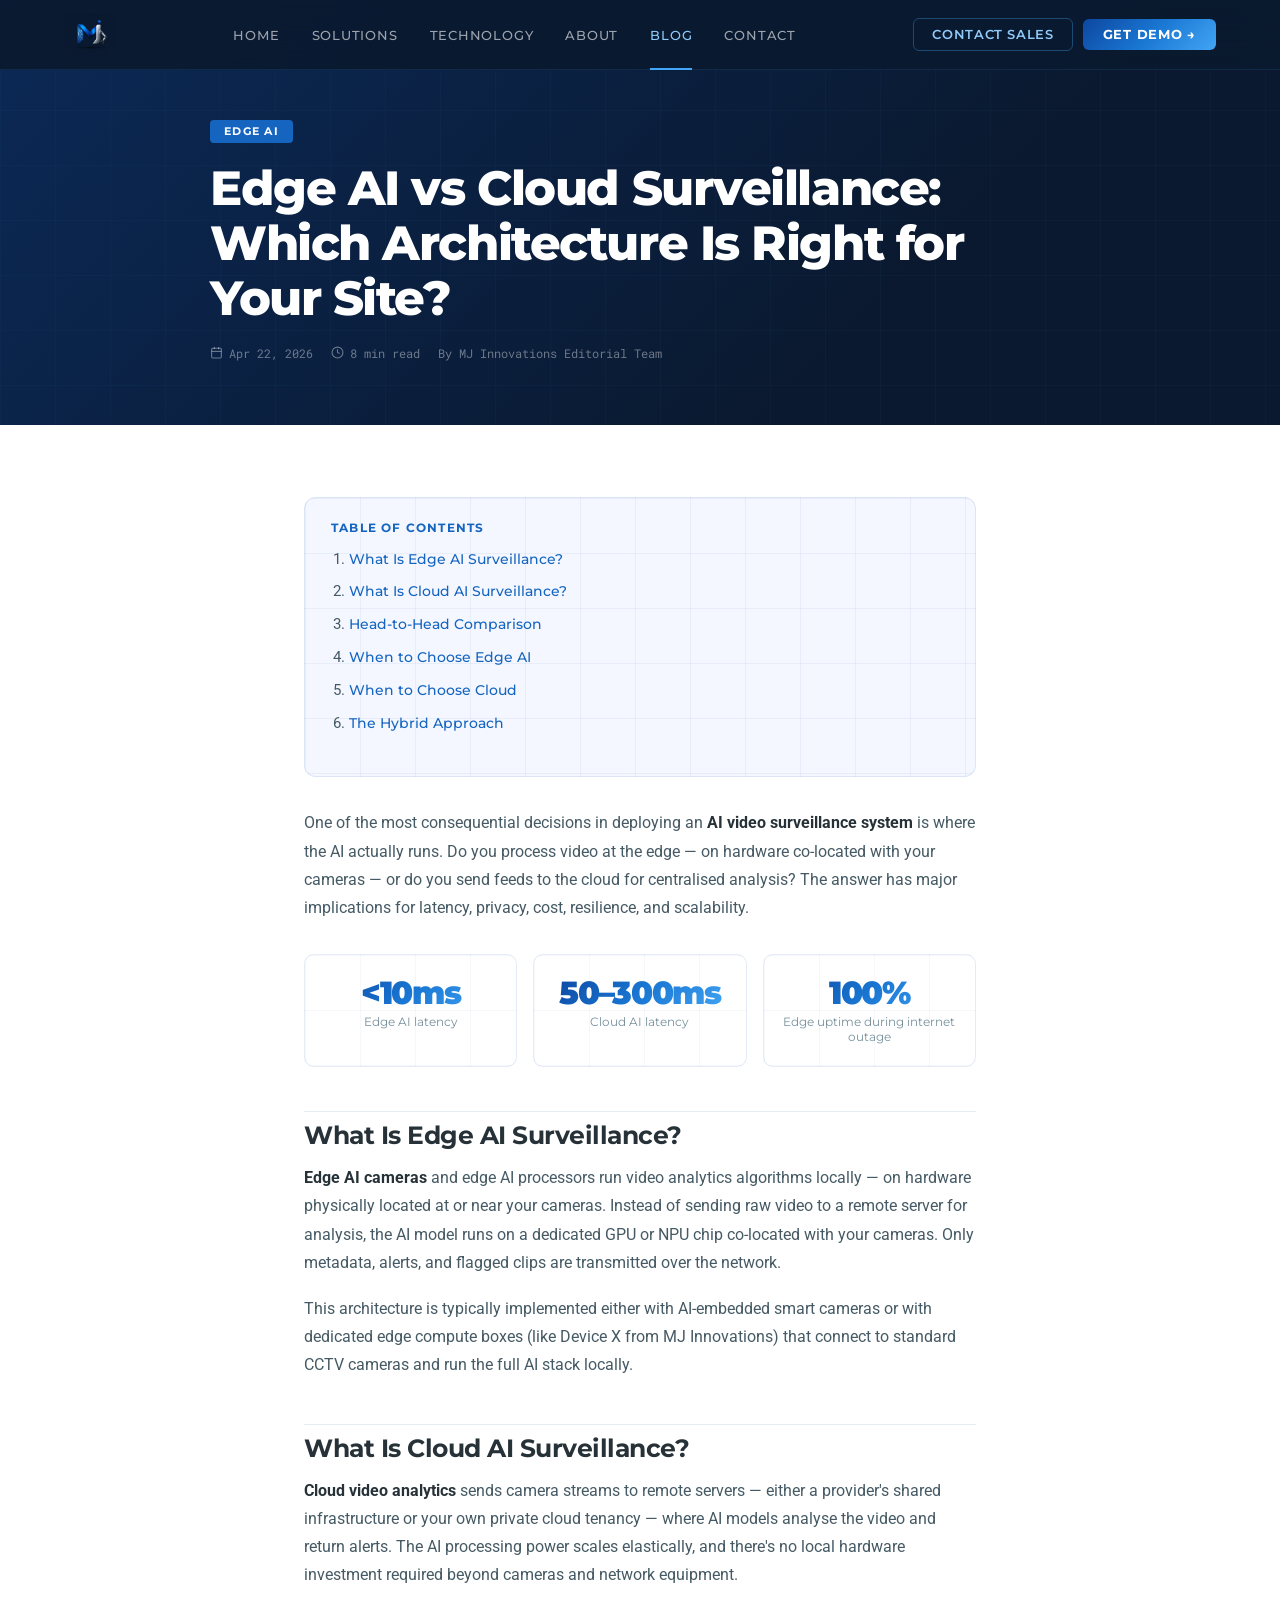
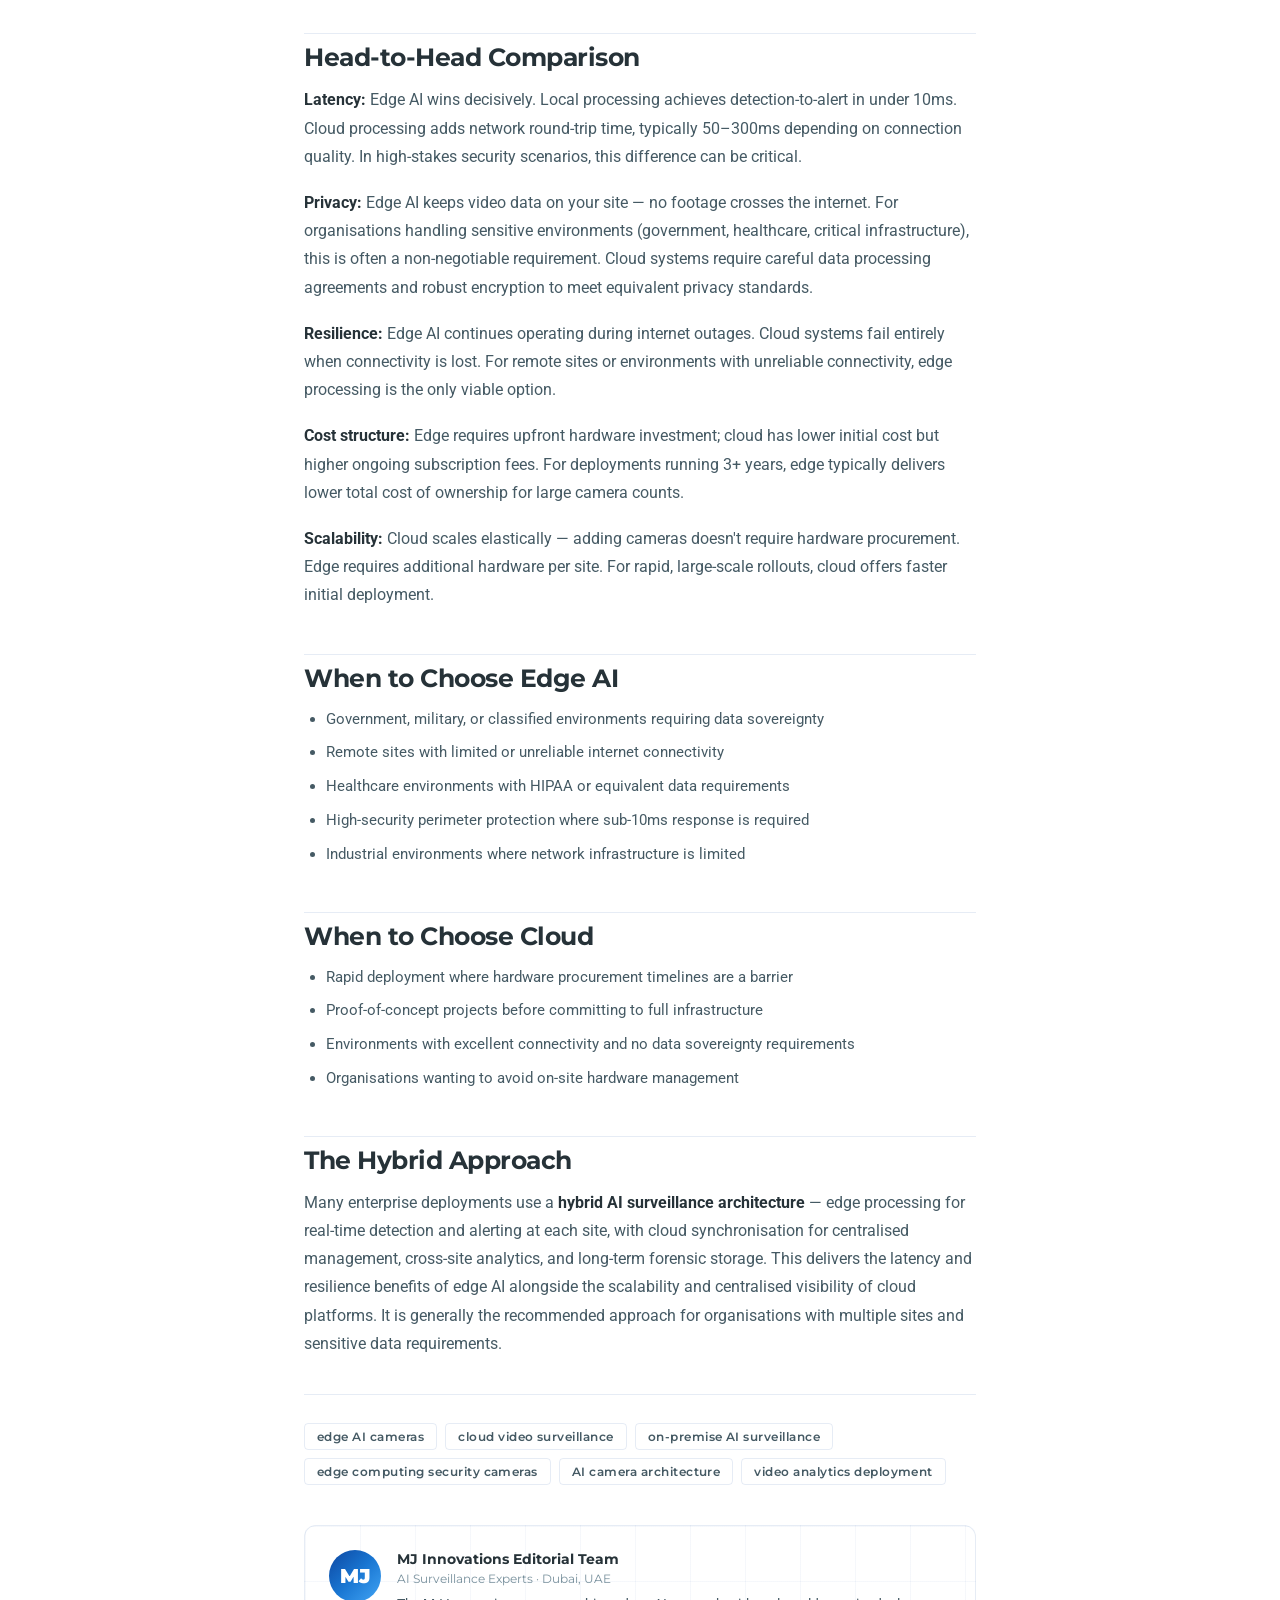
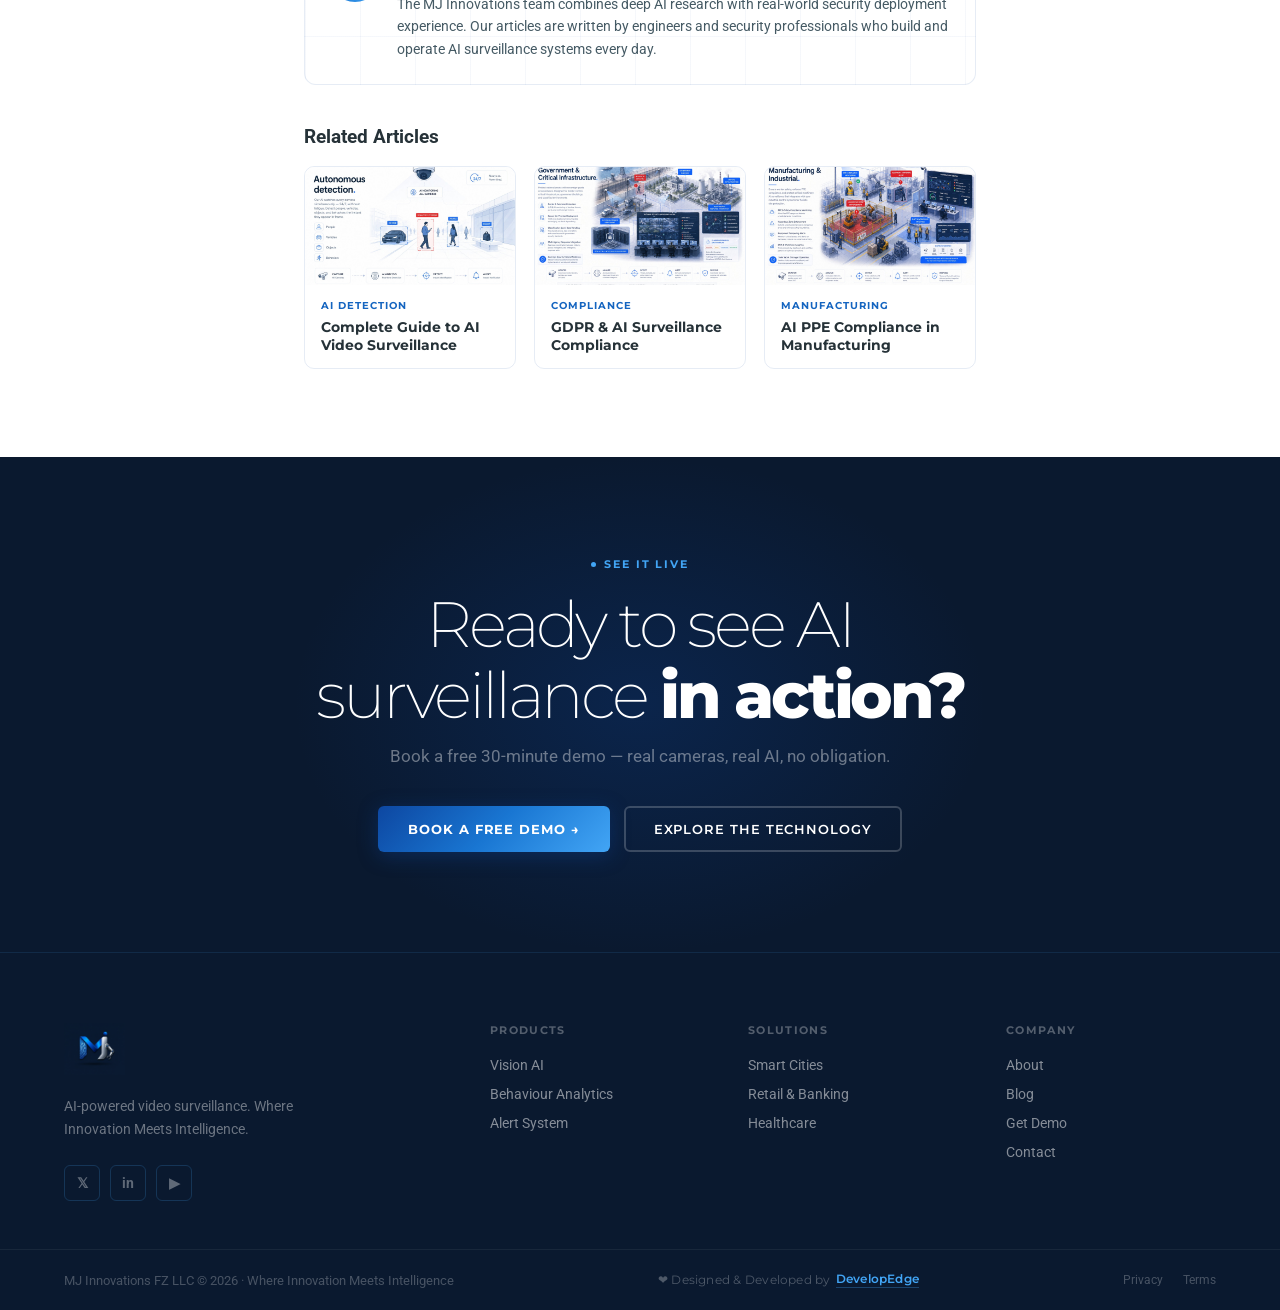
<file: blog/edge-ai-cameras-vs-cloud-surveillance.html>
<!DOCTYPE html>
<html lang="en">
<head>
<meta charset="UTF-8"><meta name="viewport" content="width=device-width,initial-scale=1.0">
<title>Edge AI vs Cloud Surveillance: Which Architecture Is Right for Your Site? | MJ Innovations FZ LLC</title>
<meta name="description" content="Edge AI cameras vs cloud video surveillance — comparing latency, privacy, cost, and resilience to help you choose the right deployment architecture for your security needs.">
<meta name="keywords" content="edge AI cameras, cloud video surveillance, on-premise AI surveillance, edge computing security cameras, AI camera architecture, video analytics deployment">
<meta property="og:title" content="Edge AI vs Cloud Surveillance: Which Architecture Is Right for Your Site?">
<meta property="og:description" content="Edge AI cameras vs cloud video surveillance — comparing latency, privacy, cost, and resilience to help you choose the right deployment architecture for your security needs.">
<meta property="og:type" content="article">
<link rel="canonical" href="https://mjinnovations.ai/blog/edge-ai-cameras-vs-cloud-surveillance">
<link rel="icon" type="image/svg+xml" href="../assets/favicon.svg">
<link rel="stylesheet" href="../css/shared.css">
<style>
.post-hero{padding:120px 5% 0;background:var(--navy);position:relative;overflow:hidden}
.post-hero::before{content:"";position:absolute;inset:0;background-image:linear-gradient(rgba(66,165,245,.04) 1px,transparent 1px),linear-gradient(90deg,rgba(66,165,245,.04) 1px,transparent 1px);background-size:55px 55px;z-index:0}
.post-hero::after{content:"";position:absolute;inset:0;background:linear-gradient(135deg,rgba(13,71,161,.35) 0%,transparent 70%);z-index:0}
.post-hero-inner{position:relative;z-index:1;max-width:860px;margin:0 auto;padding-bottom:64px}
.post-cat{display:inline-block;padding:5px 14px;border-radius:4px;font-family:var(--font-head);font-size:10.5px;font-weight:700;letter-spacing:.12em;text-transform:uppercase;background:var(--blue-mid);color:#fff;margin-bottom:18px}
.post-hero h1{font-family:var(--font-head);font-size:clamp(1.8rem,4vw,3rem);font-weight:800;letter-spacing:-.03em;color:#fff;line-height:1.15;margin-bottom:18px}
.post-meta{display:flex;align-items:center;gap:18px;flex-wrap:wrap}
.post-meta span{font-family:var(--font-mono);font-size:12px;color:rgba(255,255,255,.4);display:flex;align-items:center;gap:6px}
.post-meta svg{width:13px;height:13px;stroke:currentColor;fill:none;stroke-width:2}
.post-cover{width:100%;aspect-ratio:16/7;object-fit:cover;border-radius:0 0 16px 16px;display:block;border:1px solid var(--border-light);border-top:none}
.blog-post-wrap{max-width:800px;margin:0 auto;padding:72px 5% 88px}
.article h2{font-family:var(--font-head);font-size:1.55rem;font-weight:700;color:var(--text-dark);margin:44px 0 14px;letter-spacing:-.02em;padding-top:8px;border-top:1px solid var(--border-light)}
.article h3{font-family:var(--font-head);font-size:1.15rem;font-weight:700;color:var(--text-dark);margin:30px 0 10px}
.article p{font-size:15.5px;color:var(--text-mid);line-height:1.82;margin-bottom:18px}
.article ul,.article ol{padding-left:22px;margin-bottom:18px;display:flex;flex-direction:column;gap:8px}
.article li{font-size:15px;color:var(--text-mid);line-height:1.72}
.article strong{color:var(--text-dark);font-weight:700}
.article a{color:var(--blue-mid);border-bottom:1px solid rgba(13,71,161,.2);transition:border-color .2s}
.callout{background:#F4F7FF;background-image:linear-gradient(rgba(13,71,161,.055) 1px,transparent 1px),linear-gradient(90deg,rgba(13,71,161,.055) 1px,transparent 1px);background-size:55px 55px;border:1px solid var(--border-light);border-left:4px solid var(--blue-mid);border-radius:0 10px 10px 0;padding:20px 24px;margin:28px 0}
.callout-title{font-family:var(--font-head);font-size:12px;font-weight:700;letter-spacing:.1em;text-transform:uppercase;color:var(--blue-mid);margin-bottom:8px}
.callout p{font-size:14.5px;margin:0;color:var(--text-mid);line-height:1.7}
.stat-row{display:grid;grid-template-columns:repeat(3,1fr);gap:16px;margin:32px 0}
.stat-box-light{padding:22px 18px;border:1px solid var(--border-light);border-radius:10px;text-align:center;background:#fff;background-image:linear-gradient(rgba(13,71,161,.04) 1px,transparent 1px),linear-gradient(90deg,rgba(13,71,161,.04) 1px,transparent 1px);background-size:55px 55px}
.stat-box-light .sn{font-family:var(--font-head);font-size:2rem;font-weight:900;letter-spacing:-.04em;background:var(--accent-grad);-webkit-background-clip:text;-webkit-text-fill-color:transparent;background-clip:text;line-height:1;margin-bottom:5px}
.stat-box-light .sl{font-size:12px;color:var(--text-light);font-family:var(--font-head)}
.post-tags{display:flex;flex-wrap:wrap;gap:8px;margin:36px 0 0;padding-top:28px;border-top:1px solid var(--border-light)}
.post-tag{padding:5px 12px;border:1px solid var(--border-light);border-radius:4px;font-family:var(--font-head);font-size:12px;font-weight:600;color:var(--text-mid);letter-spacing:.04em}
.author-box{display:flex;gap:16px;align-items:flex-start;padding:24px;border:1px solid var(--border-light);border-radius:12px;margin:40px 0;background:#fff;background-image:linear-gradient(rgba(13,71,161,.04) 1px,transparent 1px),linear-gradient(90deg,rgba(13,71,161,.04) 1px,transparent 1px);background-size:55px 55px}
.author-av{width:52px;height:52px;border-radius:50%;background:var(--accent-grad);display:flex;align-items:center;justify-content:center;font-family:var(--font-head);font-size:20px;font-weight:900;color:#fff;flex-shrink:0}
.author-name{font-family:var(--font-head);font-size:14px;font-weight:700;color:var(--text-dark);margin-bottom:3px}
.author-role{font-size:12px;color:var(--text-light);font-family:var(--font-head);margin-bottom:7px}
.author-bio{font-size:13.5px;color:var(--text-mid);line-height:1.65}
.related-grid{display:grid;grid-template-columns:repeat(3,1fr);gap:18px;margin-top:18px}
.related-card{border:1px solid var(--border-light);border-radius:10px;overflow:hidden;transition:transform .2s,box-shadow .2s}
.related-card:hover{transform:translateY(-3px);box-shadow:0 10px 32px rgba(13,71,161,.09)}
.related-card img{width:100%;aspect-ratio:16/9;object-fit:cover;display:block}
.related-body{padding:14px 16px}
.related-cat{font-family:var(--font-head);font-size:10px;font-weight:700;letter-spacing:.1em;text-transform:uppercase;color:var(--blue-mid);margin-bottom:6px}
.related-body h4{font-family:var(--font-head);font-size:13.5px;font-weight:700;color:var(--text-dark);line-height:1.35}
.toc{background:#F4F7FF;background-image:linear-gradient(rgba(13,71,161,.055) 1px,transparent 1px),linear-gradient(90deg,rgba(13,71,161,.055) 1px,transparent 1px);background-size:55px 55px;border:1px solid var(--border-light);border-radius:12px;padding:22px 26px;margin-bottom:32px}
.toc-title{font-family:var(--font-head);font-size:12px;font-weight:700;letter-spacing:.1em;text-transform:uppercase;color:var(--blue-mid);margin-bottom:12px}
.toc ol{padding-left:18px;display:flex;flex-direction:column;gap:7px}
.toc li a{font-size:14px;color:var(--blue-mid);border:none;font-family:var(--font-head);font-weight:500}
@media(max-width:600px){.stat-row{grid-template-columns:1fr 1fr}.related-grid{grid-template-columns:1fr}}
</style>
<script type="application/ld+json">
{
  "@context": "https://schema.org",
  "@type": "Article",
  "headline": "Edge AI vs Cloud Surveillance: Which Architecture Is Right for Your Site?",
  "datePublished": "2026-04-22",
  "dateModified": "2026-04-22",
  "author": {
    "@type": "Organization",
    "name": "MJ Innovations FZ LLC"
  },
  "publisher": {
    "@type": "Organization",
    "name": "MJ Innovations FZ LLC",
    "logo": {
      "@type": "ImageObject",
      "url": "https://mjinnovations.ai/assets/Logo_Final.png"
    }
  },
  "image": "https://mjinnovations.ai/assets/images/perimeter_watch.png",
  "articleSection": "Edge AI",
  "url": "https://mjinnovations.ai/blog/edge-ai-cameras-vs-cloud-surveillance",
  "mainEntityOfPage": "https://mjinnovations.ai/blog/edge-ai-cameras-vs-cloud-surveillance"
}
</script>
<meta property="og:image" content="https://mjinnovations.ai/assets/images/perimeter_watch.png">
<meta property="article:published_time" content="2026-04-22">
</head>
<body>
<nav id="main-nav">
  <a href="../index.html" class="nav-logo-wrap"><img src="../assets/Logo_Final.png" alt="MJ Innovations FZ LLC"></a>
  <ul class="nav-links">
    <li><a href="../index.html">Home</a></li><li><a href="../solutions.html">Solutions</a></li>
    <li><a href="../technology.html">Technology</a></li><li><a href="../about.html">About</a></li>
    <li><a href="../blog.html" class="active">Blog</a></li><li><a href="../contact.html">Contact</a></li>
  </ul>
  <div class="nav-cta-group">
    <button class="btn-nav-outline" onclick="location.href='../contact.html'">Contact Sales</button>
    <button class="btn-nav-fill" onclick="location.href='../get-demo.html'">Get Demo →</button>
  </div>
  <button class="nav-hamburger" id="hamburger"><span></span><span></span><span></span></button>
</nav>
<div class="nav-drawer" id="drawer">
  <a href="../index.html">Home</a><a href="../solutions.html">Solutions</a><a href="../technology.html">Technology</a><a href="../about.html">About</a><a href="../blog.html">Blog</a><a href="../contact.html">Contact</a>
  <div class="drawer-cta"><button class="btn-primary" style="width:100%;justify-content:center" onclick="location.href='../get-demo.html'">Get a Demo →</button></div>
</div>
<div class="post-hero"><div class="post-hero-inner"><span class="post-cat">Edge AI</span><h1>Edge AI vs Cloud Surveillance: Which Architecture Is Right for Your Site?</h1><div class="post-meta"><span><svg viewBox="0 0 24 24"><rect x="3" y="4" width="18" height="18" rx="2"/><line x1="16" y1="2" x2="16" y2="6"/><line x1="8" y1="2" x2="8" y2="6"/><line x1="3" y1="10" x2="21" y2="10"/></svg>Apr 22, 2026</span><span><svg viewBox="0 0 24 24"><circle cx="12" cy="12" r="10"/><polyline points="12 6 12 12 16 14"/></svg>8 min read</span><span>By MJ Innovations Editorial Team</span></div></div></div>
<!-- <img src="../assets/images/perimeter_watch.png" alt="Edge AI camera processing video surveillance locally without cloud dependency" class="post-cover" loading="eager"> -->
<div class="blog-post-wrap">
<div class="article"><div class="toc"><div class="toc-title">Table of Contents</div><ol><li><a href="#what-edge">What Is Edge AI Surveillance?</a></li><li><a href="#what-cloud">What Is Cloud AI Surveillance?</a></li><li><a href="#comparison">Head-to-Head Comparison</a></li><li><a href="#when-edge">When to Choose Edge AI</a></li><li><a href="#when-cloud">When to Choose Cloud</a></li><li><a href="#hybrid">The Hybrid Approach</a></li></ol></div>
<p>One of the most consequential decisions in deploying an <strong>AI video surveillance system</strong> is where the AI actually runs. Do you process video at the edge — on hardware co-located with your cameras — or do you send feeds to the cloud for centralised analysis? The answer has major implications for latency, privacy, cost, resilience, and scalability.</p>
<div class="stat-row"><div class="stat-box-light"><div class="sn">&lt;10ms</div><div class="sl">Edge AI latency</div></div><div class="stat-box-light"><div class="sn">50–300ms</div><div class="sl">Cloud AI latency</div></div><div class="stat-box-light"><div class="sn">100%</div><div class="sl">Edge uptime during internet outage</div></div></div>
<h2 id="what-edge">What Is Edge AI Surveillance?</h2>
<p><strong>Edge AI cameras</strong> and edge AI processors run video analytics algorithms locally — on hardware physically located at or near your cameras. Instead of sending raw video to a remote server for analysis, the AI model runs on a dedicated GPU or NPU chip co-located with your cameras. Only metadata, alerts, and flagged clips are transmitted over the network.</p>
<p>This architecture is typically implemented either with AI-embedded smart cameras or with dedicated edge compute boxes (like Device X from MJ Innovations) that connect to standard CCTV cameras and run the full AI stack locally.</p>
<h2 id="what-cloud">What Is Cloud AI Surveillance?</h2>
<p><strong>Cloud video analytics</strong> sends camera streams to remote servers — either a provider's shared infrastructure or your own private cloud tenancy — where AI models analyse the video and return alerts. The AI processing power scales elastically, and there's no local hardware investment required beyond cameras and network equipment.</p>
<h2 id="comparison">Head-to-Head Comparison</h2>
<p><strong>Latency:</strong> Edge AI wins decisively. Local processing achieves detection-to-alert in under 10ms. Cloud processing adds network round-trip time, typically 50–300ms depending on connection quality. In high-stakes security scenarios, this difference can be critical.</p>
<p><strong>Privacy:</strong> Edge AI keeps video data on your site — no footage crosses the internet. For organisations handling sensitive environments (government, healthcare, critical infrastructure), this is often a non-negotiable requirement. Cloud systems require careful data processing agreements and robust encryption to meet equivalent privacy standards.</p>
<p><strong>Resilience:</strong> Edge AI continues operating during internet outages. Cloud systems fail entirely when connectivity is lost. For remote sites or environments with unreliable connectivity, edge processing is the only viable option.</p>
<p><strong>Cost structure:</strong> Edge requires upfront hardware investment; cloud has lower initial cost but higher ongoing subscription fees. For deployments running 3+ years, edge typically delivers lower total cost of ownership for large camera counts.</p>
<p><strong>Scalability:</strong> Cloud scales elastically — adding cameras doesn't require hardware procurement. Edge requires additional hardware per site. For rapid, large-scale rollouts, cloud offers faster initial deployment.</p>
<h2 id="when-edge">When to Choose Edge AI</h2>
<ul>
<li>Government, military, or classified environments requiring data sovereignty</li>
<li>Remote sites with limited or unreliable internet connectivity</li>
<li>Healthcare environments with HIPAA or equivalent data requirements</li>
<li>High-security perimeter protection where sub-10ms response is required</li>
<li>Industrial environments where network infrastructure is limited</li>
</ul>
<h2 id="when-cloud">When to Choose Cloud</h2>
<ul>
<li>Rapid deployment where hardware procurement timelines are a barrier</li>
<li>Proof-of-concept projects before committing to full infrastructure</li>
<li>Environments with excellent connectivity and no data sovereignty requirements</li>
<li>Organisations wanting to avoid on-site hardware management</li>
</ul>
<h2 id="hybrid">The Hybrid Approach</h2>
<p>Many enterprise deployments use a <strong>hybrid AI surveillance architecture</strong> — edge processing for real-time detection and alerting at each site, with cloud synchronisation for centralised management, cross-site analytics, and long-term forensic storage. This delivers the latency and resilience benefits of edge AI alongside the scalability and centralised visibility of cloud platforms. It is generally the recommended approach for organisations with multiple sites and sensitive data requirements.</p></div>
<div class="post-tags"><span class="post-tag">edge AI cameras</span><span class="post-tag">cloud video surveillance</span><span class="post-tag">on-premise AI surveillance</span><span class="post-tag">edge computing security cameras</span><span class="post-tag">AI camera architecture</span><span class="post-tag">video analytics deployment</span></div>
<div class="author-box"><div class="author-av">MJ</div><div><div class="author-name">MJ Innovations Editorial Team</div><div class="author-role">AI Surveillance Experts · Dubai, UAE</div><div class="author-bio">The MJ Innovations team combines deep AI research with real-world security deployment experience. Our articles are written by engineers and security professionals who build and operate AI surveillance systems every day.</div></div></div>
<div><h2 style="border:none;margin-top:0;font-size:1.2rem;margin-bottom:18px">Related Articles</h2><div class="related-grid"><a href="ai-video-surveillance-guide-2026.html" class="related-card"><img src="../assets/images/Autonomous_detection.png" alt="Complete Guide to AI Video Surveillance" loading="lazy"><div class="related-body"><div class="related-cat">AI Detection</div><h4>Complete Guide to AI Video Surveillance</h4></div></a><a href="gdpr-ai-surveillance-privacy-compliance.html" class="related-card"><img src="../assets/images/Government_Critical_Infrastructure.png" alt="GDPR & AI Surveillance Compliance" loading="lazy"><div class="related-body"><div class="related-cat">Compliance</div><h4>GDPR & AI Surveillance Compliance</h4></div></a><a href="manufacturing-ai-ppe-safety-compliance.html" class="related-card"><img src="../assets/images/Manufacturing_Industrial.png" alt="AI PPE Compliance in Manufacturing" loading="lazy"><div class="related-body"><div class="related-cat">Manufacturing</div><h4>AI PPE Compliance in Manufacturing</h4></div></a></div></div>
</div>
<div class="cta-strip"><div class="cta-glow"></div><div class="cta-strip-inner"><div class="cta-eyebrow"><span class="cta-eyebrow-dot"></span>See It Live</div><h2>Ready to see AI surveillance <strong>in action?</strong></h2><p>Book a free 30-minute demo — real cameras, real AI, no obligation.</p><div class="cta-btns"><button class="btn-primary" onclick="location.href='../get-demo.html'">Book a Free Demo →</button><button class="btn-secondary-light" onclick="location.href='../technology.html'">Explore the Technology</button></div></div></div>
<footer>
  <div class="footer-main">
    <div class="footer-brand"><img src="../assets/Logo_Final.png" alt="MJ Innovations FZ LLC"><p>AI-powered video surveillance. Where Innovation Meets Intelligence.</p><div class="footer-socials"><a class="fsoc" href="#">𝕏</a><a class="fsoc" href="#">in</a><a class="fsoc" href="#">▶</a></div></div>
    <div class="footer-col"><h5>Products</h5><ul><li><a href="../technology.html">Vision AI</a></li><li><a href="../technology.html">Behaviour Analytics</a></li><li><a href="../technology.html">Alert System</a></li></ul></div>
    <div class="footer-col"><h5>Solutions</h5><ul><li><a href="../solutions.html">Smart Cities</a></li><li><a href="../solutions.html">Retail &amp; Banking</a></li><li><a href="../solutions.html">Healthcare</a></li></ul></div>
    <div class="footer-col"><h5>Company</h5><ul><li><a href="../about.html">About</a></li><li><a href="../blog.html">Blog</a></li><li><a href="../get-demo.html">Get Demo</a></li><li><a href="../contact.html">Contact</a></li></ul></div>
  </div>
  <div class="footer-bottom">
    <p>MJ Innovations FZ LLC © 2026 · Where Innovation Meets Intelligence</p>
    <div class="footer-devbadge">❤ Designed &amp; Developed by <a href="https://developedge.wuaze.com/" target="_blank" rel="noopener">DevelopEdge</a></div>
    <div class="footer-bottom-links"><a href="../privacy-policy.html">Privacy</a><a href="../terms-conditions.html">Terms</a></div>
  </div>
</footer>
<script src="../js/main.js"></script>
<script>const io=new IntersectionObserver(e=>e.forEach(x=>{if(x.isIntersecting){x.target.classList.add("vis");io.unobserve(x.target)}}),{threshold:.1});document.querySelectorAll(".fade-up,.stagger").forEach(el=>io.observe(el));const nav=document.getElementById("main-nav");window.addEventListener("scroll",()=>nav.classList.toggle("scrolled",scrollY>30));const hb=document.getElementById("hamburger"),dr=document.getElementById("drawer");hb.addEventListener("click",()=>{hb.classList.toggle("open");dr.classList.toggle("open")});</script>
</body></html>
</file>
<file: css/shared.css>
/* ═══════════════════════════════════════════════════
   MJ INNOVATIONS FZ LLC — Shared Stylesheet v3
   WHERE INNOVATION MEETS INTELLIGENCE
   External CSS — applies to all pages
═══════════════════════════════════════════════════ */

@import url('https://fonts.googleapis.com/css2?family=Montserrat:ital,wght@0,200;0,300;0,400;0,500;0,600;0,700;0,800;1,200;1,300&family=Roboto:wght@300;400;500&family=Roboto+Mono:wght@400;500&display=swap');

/* ── RESET ── */
*, *::before, *::after { box-sizing: border-box; margin: 0; padding: 0; }

/* ── DESIGN TOKENS ── */
:root {
  /* Blues */
  --blue-deep:    #0D47A1;
  --blue-mid:     #1565C0;
  --blue-bright:  #1976D2;
  --blue-light:   #42A5F5;
  --blue-pale:    #90CAF9;
  --blue-tint:    #E3F2FD;
  /* Dark backgrounds */
  --navy:         #0A192F;
  --navy2:        #0D2137;
  --navy3:        #112240;
  --navy4:        #071323;
  /* Text */
  --text-dark:    #263238;
  --text-mid:     #455A64;
  --text-light:   #78909C;
  /* Backgrounds */
  --bg-white:     #FFFFFF;
  --bg-light:     #F8FAFF;
  --bg-grid:      #F4F7FF;
  /* Accents */
  --accent-grad:  linear-gradient(135deg, #0D47A1, #1976D2, #42A5F5);
  --border-light: rgba(13,71,161,0.1);
  --border-dark:  rgba(255,255,255,0.07);
  /* Alert colors */
  --red:          #f87171;
  --red-bg:       rgba(248,113,113,0.08);
  --red-border:   rgba(248,113,113,0.2);
  --amber:        #fbbf24;
  --green:        #4ade80;
  /* Fonts */
  --font-head:    'Montserrat', sans-serif;
  --font-body:    'Roboto', sans-serif;
  --font-mono:    'Roboto Mono', monospace;
  /* Spacing */
  --section-pad:  90px 5%;
  --section-pad-sm: 60px 5%;
  /* Radius */
  --radius-sm:    6px;
  --radius-md:    12px;
  --radius-lg:    16px;
}

/* ── BASE ── */
html { scroll-behavior: smooth; font-size: 16px; }
body {
  font-family: var(--font-body);
  color: var(--text-dark);
  background: var(--bg-white);
  -webkit-font-smoothing: antialiased;
  overflow-x: hidden;
}
a { text-decoration: none; color: inherit; }
img { max-width: 100%; display: block; }

/* ── GRID BACKGROUNDS ── */
.grid-bg {
  background-color: var(--bg-grid);
  background-image:
    linear-gradient(rgba(13,71,161,0.055) 1px, transparent 1px),
    linear-gradient(90deg, rgba(13,71,161,0.055) 1px, transparent 1px);
  background-size: 55px 55px;
}
.grid-bg-dark {
  background-color: var(--navy);
  background-image:
    linear-gradient(rgba(66,165,245,0.04) 1px, transparent 1px),
    linear-gradient(90deg, rgba(66,165,245,0.04) 1px, transparent 1px);
  background-size: 55px 55px;
}

/* ══════════════════════════════════
   NAVIGATION
══════════════════════════════════ */
#main-nav {
  position: fixed; top: 0; left: 0; right: 0; z-index: 1000;
  display: flex; align-items: center; justify-content: space-between;
  padding: 0 5%; height: 70px;
  background: rgba(10,25,47,0.92);
  backdrop-filter: blur(16px);
  -webkit-backdrop-filter: blur(16px);
  border-bottom: 1px solid rgba(66,165,245,0.12);
  transition: background 0.3s, box-shadow 0.3s;
}
#main-nav.scrolled {
  background: rgba(10,25,47,0.98);
  box-shadow: 0 4px 32px rgba(0,0,0,0.3);
}
.nav-logo-wrap { display: flex; align-items: center; }
.nav-logo-wrap img { height: 44px; width: auto; }

.nav-links { display: flex; align-items: center; list-style: none; }
.nav-links a {
  padding: 0 16px;
  font-family: var(--font-head); font-size: 13px; font-weight: 500;
  letter-spacing: 0.06em; text-transform: uppercase;
  color: rgba(255,255,255,0.6);
  display: block; height: 70px; line-height: 70px;
  transition: color 0.2s; position: relative;
}
.nav-links a::after {
  content: ''; position: absolute; bottom: 0; left: 16px; right: 16px;
  height: 2px; background: var(--blue-light);
  transform: scaleX(0); transition: transform 0.25s;
}
.nav-links a:hover { color: #fff; }
.nav-links a:hover::after,
.nav-links a.active::after { transform: scaleX(1); }
.nav-links a.active { color: var(--blue-pale); }

.nav-cta-group { display: flex; align-items: center; gap: 10px; }

.btn-nav-outline {
  padding: 8px 18px; border: 1px solid rgba(66,165,245,0.35);
  border-radius: var(--radius-sm);
  font-family: var(--font-head); font-size: 12.5px; font-weight: 600;
  letter-spacing: 0.05em; text-transform: uppercase;
  color: var(--blue-pale); background: transparent; cursor: pointer;
  transition: all 0.2s;
}
.btn-nav-outline:hover {
  background: rgba(66,165,245,0.1);
  border-color: var(--blue-light); color: #fff;
}
.btn-nav-fill {
  padding: 8px 20px; border: none; border-radius: var(--radius-sm);
  background: var(--accent-grad);
  font-family: var(--font-head); font-size: 12.5px; font-weight: 700;
  letter-spacing: 0.06em; text-transform: uppercase;
  color: #fff; cursor: pointer;
  transition: opacity 0.2s, transform 0.15s;
}
.btn-nav-fill:hover { opacity: 0.88; transform: translateY(-1px); }

/* Hamburger */
.nav-hamburger {
  display: none; flex-direction: column; gap: 5px;
  background: none; border: none; cursor: pointer; padding: 4px;
}
.nav-hamburger span {
  display: block; width: 24px; height: 2px;
  background: var(--blue-pale); border-radius: 2px; transition: all 0.3s;
}
.nav-hamburger.open span:nth-child(1) { transform: rotate(45deg) translate(5px,5px); }
.nav-hamburger.open span:nth-child(2) { opacity: 0; }
.nav-hamburger.open span:nth-child(3) { transform: rotate(-45deg) translate(5px,-5px); }

/* Mobile drawer */
.nav-drawer {
  display: none; position: fixed; top: 70px; left: 0; right: 0;
  background: rgba(10,25,47,0.98);
  border-bottom: 1px solid var(--border-dark);
  padding: 20px 5% 28px; z-index: 999;
  flex-direction: column; gap: 0;
}
.nav-drawer.open { display: flex; }
.nav-drawer a {
  font-family: var(--font-head); font-size: 14px; font-weight: 600;
  letter-spacing: 0.06em; text-transform: uppercase;
  color: rgba(255,255,255,0.7); padding: 14px 0;
  border-bottom: 1px solid rgba(255,255,255,0.06);
  transition: color 0.2s;
}
.nav-drawer a:hover { color: var(--blue-light); }
.nav-drawer .drawer-cta { margin-top: 18px; }

/* ══════════════════════════════════
   LAYOUT HELPERS
══════════════════════════════════ */
.section     { padding: var(--section-pad); }
.section-sm  { padding: var(--section-pad-sm); }
.container   { max-width: 1200px; margin: 0 auto; }
.container-wide { max-width: 1360px; margin: 0 auto; }

.section-light    { background: var(--bg-white); border-top: 1px solid var(--border-light); border-bottom: 1px solid var(--border-light); }
.section-grid     { background: var(--bg-grid); border-top: 1px solid var(--border-light); border-bottom: 1px solid var(--border-light); }
.section-grid-dark { background: var(--navy); border-top: 1px solid rgba(66,165,245,0.08); border-bottom: 1px solid rgba(66,165,245,0.08); }

/* ── TYPOGRAPHY ── */
.eyebrow {
  font-family: var(--font-head); font-size: 11px; font-weight: 700;
  letter-spacing: 0.2em; text-transform: uppercase;
  color: var(--blue-bright); margin-bottom: 12px;
}
.eyebrow-light { color: var(--blue-light); }

.section-title {
  font-family: var(--font-head);
  font-size: clamp(2rem, 4.5vw, 3.6rem);
  font-weight: 300; letter-spacing: -0.03em; line-height: 1.08;
}
.section-title strong { font-weight: 700; }
.section-title em { font-style: italic; color: var(--blue-light); }

.section-sub {
  font-size: 1.05rem; color: var(--text-mid); line-height: 1.75; max-width: 560px;
}

/* ══════════════════════════════════
   BUTTONS
══════════════════════════════════ */
.btn-primary {
  display: inline-flex; align-items: center; gap: 10px;
  padding: 14px 30px; background: var(--accent-grad);
  border: none; border-radius: var(--radius-sm);
  font-family: var(--font-head); font-size: 13px; font-weight: 700;
  letter-spacing: 0.07em; text-transform: uppercase;
  color: #fff; cursor: pointer;
  transition: opacity 0.2s, transform 0.15s, box-shadow 0.2s;
  box-shadow: 0 4px 20px rgba(13,71,161,0.35);
}
.btn-primary:hover {
  opacity: 0.9; transform: translateY(-2px);
  box-shadow: 0 8px 28px rgba(13,71,161,0.45);
}
.btn-secondary {
  display: inline-flex; align-items: center; gap: 10px;
  padding: 13px 28px; border: 2px solid rgba(13,71,161,0.3);
  border-radius: var(--radius-sm);
  font-family: var(--font-head); font-size: 13px; font-weight: 600;
  letter-spacing: 0.07em; text-transform: uppercase;
  color: var(--blue-mid); background: transparent; cursor: pointer;
  transition: all 0.2s;
}
.btn-secondary:hover { border-color: var(--blue-mid); background: var(--blue-tint); }

.btn-secondary-light {
  display: inline-flex; align-items: center; gap: 10px;
  padding: 13px 28px; border: 2px solid rgba(255,255,255,0.2);
  border-radius: var(--radius-sm);
  font-family: var(--font-head); font-size: 13px; font-weight: 600;
  letter-spacing: 0.07em; text-transform: uppercase;
  color: #fff; background: transparent; cursor: pointer; transition: all 0.2s;
}
.btn-secondary-light:hover {
  border-color: rgba(255,255,255,0.5);
  background: rgba(255,255,255,0.06);
}
.arrow-icon { font-size: 16px; }

/* ══════════════════════════════════
   SCROLL ANIMATIONS
══════════════════════════════════ */
.fade-up {
  opacity: 0; transform: translateY(32px);
  transition: opacity 0.75s ease, transform 0.75s ease;
}
.fade-up.vis { opacity: 1; transform: none; }
.fade-in { opacity: 0; transition: opacity 0.75s ease; }
.fade-in.vis { opacity: 1; }
.stagger > * {
  opacity: 0; transform: translateY(24px);
  transition: opacity 0.55s ease, transform 0.55s ease;
}
.stagger.vis > *:nth-child(1) { opacity:1;transform:none;transition-delay:0s }
.stagger.vis > *:nth-child(2) { opacity:1;transform:none;transition-delay:0.08s }
.stagger.vis > *:nth-child(3) { opacity:1;transform:none;transition-delay:0.16s }
.stagger.vis > *:nth-child(4) { opacity:1;transform:none;transition-delay:0.24s }
.stagger.vis > *:nth-child(5) { opacity:1;transform:none;transition-delay:0.32s }
.stagger.vis > *:nth-child(6) { opacity:1;transform:none;transition-delay:0.40s }

/* ── PREMIUM ANIMATIONS ── */
.tilt-card {
  transition: transform 0.3s cubic-bezier(0.25, 0.46, 0.45, 0.94), box-shadow 0.3s;
  transform-style: preserve-3d;
  will-change: transform;
}
.tilt-card:hover {
  box-shadow: 0 25px 50px rgba(0,0,0,0.15), 0 0 0 1px rgba(66,165,245,0.1);
  z-index: 10;
}
.tilt-content {
  transform: translateZ(30px);
}

.glass-panel {
  background: rgba(13, 71, 161, 0.05);
  backdrop-filter: blur(16px);
  -webkit-backdrop-filter: blur(16px);
  border: 1px solid rgba(66, 165, 245, 0.15);
  border-radius: 16px;
  box-shadow: inset 0 0 20px rgba(66, 165, 245, 0.05), 0 8px 32px 0 rgba(0, 0, 0, 0.3);
}

.glow-border {
  position: relative;
}
.glow-border::before {
  content: "";
  position: absolute;
  inset: -1px;
  border-radius: inherit;
  background: linear-gradient(135deg, rgba(66, 165, 245, 0.5), transparent, rgba(66, 165, 245, 0.5));
  z-index: -1;
  opacity: 0;
  transition: opacity 0.3s ease;
}
.glow-border:hover::before {
  opacity: 1;
}

.reveal-text {
  clip-path: polygon(0 0, 100% 0, 100% 100%, 0% 100%);
}
.reveal-text span {
  display: inline-block;
  transform: translateY(100%);
  opacity: 0;
  transition: transform 0.8s cubic-bezier(0.25, 0.46, 0.45, 0.94), opacity 0.8s;
}
.reveal-text.vis span {
  transform: translateY(0);
  opacity: 1;
}

/* ══════════════════════════════════
   MARQUEE
══════════════════════════════════ */
.marquee-band {
  overflow: hidden;
  border-top: 1px solid var(--border-light);
  border-bottom: 1px solid var(--border-light);
  background: var(--bg-white); padding: 18px 0;
}
.marquee-track {
  display: flex; width: max-content;
  animation: mq 32s linear infinite;
}
.marquee-track:hover { animation-play-state: paused; }
@keyframes mq { from { transform:translateX(0) } to { transform:translateX(-50%) } }
.mq-item {
  display: flex; align-items: center; gap: 8px; padding: 0 36px;
  font-family: var(--font-head); font-size: 12px; font-weight: 600;
  letter-spacing: 0.12em; text-transform: uppercase; color: var(--text-light);
  border-right: 1px solid var(--border-light); white-space: nowrap;
  transition: color 0.2s;
}
.mq-item:hover { color: var(--blue-mid); }
.mq-dot { width:5px;height:5px;border-radius:50%;background:var(--blue-light);opacity:0.6;flex-shrink:0; }

/* ══════════════════════════════════
   KEYFRAME ANIMATIONS (shared)
══════════════════════════════════ */
@keyframes pulse {
  0%,100% { opacity:1; transform:scale(1); }
  50% { opacity:0.5; transform:scale(0.75); }
}
@keyframes scan-v {
  0% { top: -2px; }
  100% { top: 100%; }
}
@keyframes det-pulse {
  0%,100% { opacity:1; }
  50% { opacity:0.4; }
}
@keyframes blink-border {
  0%,100% { border-color: rgba(248,113,113,0.9); }
  50% { border-color: rgba(248,113,113,0.3); }
}
@keyframes float-y {
  0%,100% { transform:translateY(0); }
  50% { transform:translateY(-8px); }
}
@keyframes rotate-slow {
  from { transform:rotate(0deg); }
  to { transform:rotate(360deg); }
}
@keyframes data-stream {
  0% { transform:translateY(0); opacity:0.6; }
  100% { transform:translateY(-100%); opacity:0; }
}
@keyframes radar-sweep {
  from { transform:rotate(0deg); }
  to { transform:rotate(360deg); }
}
@keyframes walk {
  0% { transform:translateX(0); opacity:0; }
  10% { opacity:1; }
  90% { opacity:1; }
  100% { transform:translateX(60px); opacity:0; }
}
@keyframes grid-fade {
  0%,100% { opacity:0.04; }
  50% { opacity:0.08; }
}

/* ══════════════════════════════════
   FEED MONITOR / CAM GRID (shared)
   Used in hero & feature sections
══════════════════════════════════ */
.feed-monitor {
  background: var(--navy4);
  border: 1px solid rgba(66,165,245,0.15);
  border-radius: var(--radius-lg); overflow: hidden;
  box-shadow: 0 32px 80px rgba(0,0,0,0.45), 0 0 0 1px rgba(66,165,245,0.05);
}
.feed-monitor-bar {
  background: rgba(66,165,245,0.06); padding: 10px 16px;
  display: flex; align-items: center; justify-content: space-between;
  border-bottom: 1px solid rgba(66,165,245,0.08);
}
.feed-monitor-title {
  font-family: var(--font-mono); font-size: 11px;
  color: rgba(255,255,255,0.4); display: flex; align-items: center; gap: 8px;
}
.fm-dot { width:8px;height:8px;border-radius:50%;background:var(--green);animation:pulse 1.5s infinite; }
.feed-status { font-family:var(--font-mono);font-size:10px;color:var(--blue-pale); }

/* Camera grid */
.cam-grid { display:grid;gap:4px;padding:12px; }
.cam-grid-2x2 { grid-template-columns:1fr 1fr; }
.cam-grid-3x1 { grid-template-columns:1fr 1fr 1fr; }

.cam-cell {
  position:relative; aspect-ratio:16/9;
  border-radius: var(--radius-sm); overflow:hidden;
  display:flex; align-items:center; justify-content:center;
}

/* Futuristic animated backgrounds per cam */
.cam-bg-1 { background:linear-gradient(145deg,#040d18 0%,#061525 60%,#04101f 100%); }
.cam-bg-2 { background:linear-gradient(145deg,#080c04 0%,#0f1a08 60%,#080c04 100%); }
.cam-bg-3 { background:linear-gradient(145deg,#100505 0%,#1a0808 60%,#0d0404 100%); }
.cam-bg-4 { background:linear-gradient(145deg,#04080e 0%,#070e18 60%,#040810 100%); }
.cam-bg-night { background:linear-gradient(145deg,#050508 0%,#0a0a12 60%,#050508 100%); }

/* Animated grid overlay on cams */
.cam-grid-overlay {
  position:absolute;inset:0;pointer-events:none;
  background-image:
    linear-gradient(rgba(66,165,245,0.06) 1px,transparent 1px),
    linear-gradient(90deg,rgba(66,165,245,0.06) 1px,transparent 1px);
  background-size:22px 22px;
  animation:grid-fade 4s ease-in-out infinite;
}

/* Scan line */
.cam-scan {
  position:absolute;left:0;right:0;height:1.5px;
  background:linear-gradient(90deg,transparent 0%,rgba(66,165,245,0.7) 40%,rgba(66,165,245,0.9) 50%,rgba(66,165,245,0.7) 60%,transparent 100%);
  animation:scan-v 3s linear infinite; z-index:3; pointer-events:none;
}

/* Corner brackets on cam cells */
.cam-bracket {
  position:absolute; width:14px; height:14px; z-index:4; pointer-events:none;
}
.cam-bracket.tl { top:5px;left:5px;border-top:1.5px solid var(--blue-light);border-left:1.5px solid var(--blue-light); }
.cam-bracket.tr { top:5px;right:5px;border-top:1.5px solid var(--blue-light);border-right:1.5px solid var(--blue-light); }
.cam-bracket.bl { bottom:5px;left:5px;border-bottom:1.5px solid var(--blue-light);border-left:1.5px solid var(--blue-light); }
.cam-bracket.br { bottom:5px;right:5px;border-bottom:1.5px solid var(--blue-light);border-right:1.5px solid var(--blue-light); }
.cam-bracket.red { border-color:var(--red) !important; }

/* Silhouette person shapes */
.silhouette {
  position:absolute; bottom:18%; z-index:2;
  width:8px; height:20px; background:rgba(66,165,245,0.22);
  border-radius:4px 4px 2px 2px;
}
.silhouette::before {
  content:''; position:absolute; top:-6px; left:1px;
  width:6px; height:6px; border-radius:50%;
  background:rgba(66,165,245,0.28);
}
.silhouette.threat { background:rgba(248,113,113,0.35); }
.silhouette.threat::before { background:rgba(248,113,113,0.4); }
.sil-anim-1 { animation:walk 6s linear infinite; }
.sil-anim-2 { animation:walk 8s linear infinite 2s; }
.sil-anim-3 { animation:walk 5s linear infinite 1s; }

/* Detection bounding box */
.det-box {
  position:absolute; border:1.5px solid rgba(66,165,245,0.85);
  border-radius:2px; z-index:5; animation:det-pulse 2.2s ease-in-out infinite;
}
.det-box.red { border-color:rgba(248,113,113,0.9); animation:blink-border 1s ease-in-out infinite; }
.det-box.yellow { border-color:rgba(251,191,36,0.9); animation-delay:0.8s; }
.det-label {
  position:absolute; top:-17px; left:0;
  font-family:var(--font-mono); font-size:8px; font-weight:500;
  color:rgba(66,165,245,0.95); background:rgba(6,15,26,0.85);
  padding:2px 5px; white-space:nowrap; border-radius:2px;
  border:1px solid rgba(66,165,245,0.25);
}
.det-label.red { color:var(--red); border-color:rgba(248,113,113,0.3); }
.det-label.yellow { color:var(--amber); border-color:rgba(251,191,36,0.25); }

/* Cam HUD labels */
.cam-num {
  position:absolute; top:6px; left:8px; z-index:6;
  font-family:var(--font-mono); font-size:9px; color:rgba(255,255,255,0.45);
}
.cam-live {
  position:absolute; top:6px; right:8px; z-index:6;
  font-family:var(--font-mono); font-size:8px; color:var(--green);
  background:rgba(74,222,128,0.1); padding:2px 6px; border-radius:3px;
  border:1px solid rgba(74,222,128,0.2);
}
.cam-alert-tag {
  position:absolute; top:6px; right:8px; z-index:6;
  font-family:var(--font-mono); font-size:8px; color:var(--red);
  background:var(--red-bg); padding:2px 6px; border-radius:3px;
  border:1px solid var(--red-border); animation:det-pulse 1s ease-in-out infinite;
}

/* Heat blobs */
.heat-dot {
  position:absolute; border-radius:50%; pointer-events:none;
  background:radial-gradient(circle,rgba(66,165,245,0.45) 0%,transparent 70%);
  animation:det-pulse 3s ease-in-out infinite;
}

/* Radar sweep (used in CAM-03 / analytics) */
.radar-wrap {
  position:absolute; inset:0; display:flex;
  align-items:center; justify-content:center; z-index:2;
}
.radar {
  width:70%; aspect-ratio:1;
  border-radius:50%; border:1px solid rgba(66,165,245,0.15);
  position:relative;
}
.radar::before {
  content:''; position:absolute; inset:0; border-radius:50%;
  border:1px solid rgba(66,165,245,0.08);
}
.radar-ring {
  position:absolute; border-radius:50%; border:1px solid rgba(66,165,245,0.1);
}
.radar-ring-1 { inset:25%; }
.radar-ring-2 { inset:50%; }
.radar-sweep {
  position:absolute; inset:0; border-radius:50%; overflow:hidden;
}
.radar-sweep::after {
  content:''; position:absolute; top:50%; left:50%;
  width:50%; height:1px;
  transform-origin:0 0;
  background:linear-gradient(90deg,rgba(66,165,245,0.8),transparent);
  animation:radar-sweep 3s linear infinite;
}
.radar-dot {
  position:absolute; width:5px; height:5px;
  border-radius:50%; background:var(--blue-light);
  transform:translate(-50%,-50%);
  animation:det-pulse 2s ease-in-out infinite;
}

/* Feed footer & chips */
.feed-footer-bar {
  padding:10px 16px; border-top:1px solid rgba(66,165,245,0.08);
  display:flex; gap:8px; flex-wrap:wrap; align-items:center;
}
.f-chip {
  font-family:var(--font-mono); font-size:10px;
  color:rgba(255,255,255,0.35); padding:3px 9px;
  border:1px solid rgba(255,255,255,0.07); border-radius:4px;
}
.f-chip.alert { color:var(--red); border-color:var(--red-border); background:var(--red-bg); }
.f-chip.ok { color:var(--green); border-color:rgba(74,222,128,0.2); background:rgba(74,222,128,0.05); }

/* Alert popup */
.alert-popup {
  margin:0 12px 12px;
  background:var(--red-bg); border:1px solid var(--red-border);
  border-radius:var(--radius-sm); padding:12px 14px;
  display:flex; align-items:center; gap:12px;
}
.ap-icon { font-size:18px; flex-shrink:0; }
.ap-title { font-family:var(--font-mono); font-size:11.5px; color:var(--red); font-weight:500; margin-bottom:2px; }
.ap-sub { font-size:11px; color:rgba(255,255,255,0.35); }
.ap-time { margin-left:auto; font-family:var(--font-mono); font-size:10px; color:rgba(255,255,255,0.2); }

/* Data stream animation (decorative) */
.data-stream {
  position:absolute; top:0; width:1px; height:100%;
  background:linear-gradient(180deg,transparent,rgba(66,165,245,0.3),transparent);
  animation:data-stream 3s linear infinite;
  pointer-events:none; z-index:1;
}

/* ══════════════════════════════════
   VIDEO WRAPPER (for real video use)
══════════════════════════════════ */
.vid-wrap {
  position:relative; border-radius:14px; overflow:hidden;
  border:1px solid rgba(66,165,245,0.15);
  box-shadow:0 20px 60px rgba(0,0,0,0.18);
  background:#000;
}
.vid-wrap video { width:100%; display:block; }
.vid-overlay {
  position:absolute; inset:0; pointer-events:none;
  background:linear-gradient(180deg,transparent 60%,rgba(10,25,47,0.5) 100%);
}
.vid-badge {
  position:absolute; bottom:14px; left:14px;
  background:rgba(13,71,161,0.85); backdrop-filter:blur(8px);
  border:1px solid rgba(66,165,245,0.3); border-radius:var(--radius-sm);
  padding:6px 12px; font-family:var(--font-mono); font-size:11px;
  color:var(--blue-pale); display:flex; align-items:center; gap:7px;
}
.vid-live-dot { width:6px;height:6px;border-radius:50%;background:var(--green);animation:pulse 1.5s infinite; }

/* ══════════════════════════════════
   FEATURE SECTION LAYOUT
══════════════════════════════════ */
.feat-split {
  display:grid; grid-template-columns:1fr 1fr;
  gap:70px; align-items:center;
}
.feat-split.reverse { direction:rtl; }
.feat-split.reverse > * { direction:ltr; }

.feat-text p {
  font-size:15px; color:var(--text-mid); line-height:1.75;
  margin-bottom:24px; max-width:420px;
}
.feat-text h2 {
  font-family:var(--font-head); font-size:clamp(2rem,4vw,3.2rem);
  font-weight:300; letter-spacing:-0.03em; line-height:1.1; margin-bottom:16px;
}
.feat-text h2 strong { font-weight:800; }

.feat-pills { list-style:none; display:flex; flex-direction:column; gap:8px; margin-bottom:30px; }
.feat-pill {
  display:flex; align-items:center; justify-content:space-between;
  padding:12px 16px; background:var(--blue-tint);
  border:1px solid rgba(13,71,161,0.1); border-radius:7px;
  font-family:var(--font-head); font-size:13px; font-weight:500;
  color:var(--text-dark); letter-spacing:0.01em; transition:all 0.2s;
}
.feat-pill:hover { background:#d4e8fd; border-color:rgba(13,71,161,0.2); }
.pill-check {
  width:20px; height:20px; border-radius:50%; flex-shrink:0;
  background:rgba(13,71,161,0.1);
  display:flex; align-items:center; justify-content:center;
}
.pill-check svg { width:11px;height:11px;stroke:var(--blue-mid);fill:none;stroke-width:2.5; }
.feat-pill-dark { background:rgba(66,165,245,0.07); border-color:rgba(66,165,245,0.15); color:rgba(255,255,255,0.85); }
.feat-pill-dark:hover { background:rgba(66,165,245,0.12); }
.pill-check-dark { background:rgba(66,165,245,0.15); }
.pill-check-dark svg { stroke:var(--blue-light); }

/* ══════════════════════════════════
   STATS GRID
══════════════════════════════════ */
.stats-grid {
  display:grid; grid-template-columns:repeat(4,1fr);
  gap:1px; background:rgba(66,165,245,0.1);
  border:1px solid rgba(66,165,245,0.1); border-radius:14px; overflow:hidden;
}
.stat-box {
  background:var(--navy3); padding:36px 28px; text-align:center;
  transition:background 0.2s;
}
.stat-box:hover { background:rgba(25,118,210,0.15); }
.stat-num {
  font-family:var(--font-head); font-size:2.6rem; font-weight:800;
  letter-spacing:-0.04em; color:#fff; margin-bottom:6px;
  background:var(--accent-grad); -webkit-background-clip:text;
  -webkit-text-fill-color:transparent; background-clip:text;
}
.stat-label { font-size:12.5px;color:rgba(255,255,255,0.35);font-family:var(--font-head);letter-spacing:0.04em; }

/* ══════════════════════════════════
   CARDS
══════════════════════════════════ */
.card {
  background:var(--bg-white); border:1px solid var(--border-light);
  border-radius:var(--radius-md); padding:32px 28px;
  transition:transform 0.2s, box-shadow 0.2s;
}
.card:hover { transform:translateY(-3px); box-shadow:0 12px 40px rgba(13,71,161,0.1); }
.card-icon {
  width:44px; height:44px; border-radius:10px;
  background:var(--blue-tint); border:1px solid rgba(13,71,161,0.15);
  display:flex; align-items:center; justify-content:center; margin-bottom:18px;
}
.card-icon svg { width:20px;height:20px;stroke:var(--blue-mid);fill:none;stroke-width:1.5; }
.card h3 { font-family:var(--font-head); font-size:16px; font-weight:700; margin-bottom:10px; letter-spacing:-0.01em; }
.card p { font-size:13.5px; color:var(--text-mid); line-height:1.65; }

.card-dark { background:var(--navy3); border:1px solid rgba(66,165,245,0.1); }
.card-dark h3 { color:#fff; }
.card-dark p { color:rgba(255,255,255,0.45); }
.card-dark .card-icon { background:rgba(66,165,245,0.1); border-color:rgba(66,165,245,0.2); }
.card-dark .card-icon svg { stroke:var(--blue-light); }
.card-dark:hover { box-shadow:0 12px 40px rgba(0,0,0,0.25); }

/* ══════════════════════════════════
   VALUES GRID
══════════════════════════════════ */
.values-6 {
  display:grid; grid-template-columns:repeat(3,1fr);
  gap:1px; background:var(--border-light);
  border:1px solid var(--border-light); border-radius:14px; overflow:hidden; margin-top:52px;
}
.v-cell { background:var(--bg-white); padding:36px 28px; transition:background 0.2s; }
.v-cell:hover { background:var(--blue-tint); }
.v-icon {
  width:42px; height:42px; border-radius:10px;
  background:var(--blue-tint); border:1px solid rgba(13,71,161,0.15);
  display:flex; align-items:center; justify-content:center; margin-bottom:18px;
}
.v-icon svg { width:20px;height:20px;stroke:var(--blue-mid);fill:none;stroke-width:1.5; }
.v-cell h3 { font-family:var(--font-head); font-size:15px; font-weight:700; margin-bottom:9px; }
.v-cell p { font-size:13.5px; color:var(--text-mid); line-height:1.62; }

/* ══════════════════════════════════
   LOGO SHOWCASE
══════════════════════════════════ */
.logo-showcase { background:var(--bg-white); border-top:1px solid var(--border-light); border-bottom:1px solid var(--border-light); padding:60px 5%; }
.logo-showcase-label { text-align:center; font-family:var(--font-head); font-size:11px; font-weight:700; letter-spacing:0.18em; text-transform:uppercase; color:var(--text-light); margin-bottom:40px; }
.logo-grid { display:grid; grid-template-columns:repeat(6,1fr); gap:1px; background:var(--border-light); border:1px solid var(--border-light); border-radius:12px; overflow:hidden; max-width:1100px; margin:0 auto; }
.logo-cell { background:var(--bg-white); padding:28px 24px; display:flex; align-items:center; justify-content:center; transition:background 0.2s; }
.logo-cell:hover { background:var(--blue-tint); }
.logo-wordmark { display:flex; flex-direction:column; align-items:center; gap:5px; opacity:0.35; transition:opacity 0.2s; cursor:default; text-align:center; }
.logo-cell:hover .logo-wordmark { opacity:0.7; }
.logo-icon { font-size:22px; line-height:1; }
.logo-name { font-family:var(--font-head); font-size:10px; font-weight:700; letter-spacing:0.08em; color:var(--text-dark); text-transform:uppercase; }

/* ══════════════════════════════════
   CEO QUOTE
══════════════════════════════════ */
.ceo-quote {
  margin-bottom:36px; padding:20px 22px;
  border-left:3px solid var(--blue-light);
  background:rgba(66,165,245,0.06); border-radius:0 10px 10px 0; position:relative;
}
.ceo-quote::before {
  content:'"'; position:absolute; top:-10px; left:14px;
  font-family:var(--font-head); font-size:60px; font-weight:800;
  color:rgba(66,165,245,0.2); line-height:1;
}
.ceo-quote p {
  font-family:var(--font-head); font-size:13.5px; font-weight:400;
  font-style:italic; color:rgba(255,255,255,0.7); line-height:1.65; margin:0 0 12px;
}
.ceo-attribution { display:flex; align-items:center; gap:10px; }
.ceo-avatar {
  width:32px; height:32px; border-radius:50%;
  background:var(--accent-grad); display:flex; align-items:center;
  justify-content:center; font-size:14px; flex-shrink:0;
  border:1px solid rgba(66,165,245,0.3);
}
.ceo-name { font-family:var(--font-head); font-size:11.5px; font-weight:700; color:var(--blue-pale); letter-spacing:0.04em; }
.ceo-title { font-family:var(--font-head); font-size:10px; color:rgba(255,255,255,0.3); letter-spacing:0.06em; text-transform:uppercase; }

/* ══════════════════════════════════
   CTA STRIP
══════════════════════════════════ */
.cta-strip { position:relative; overflow:hidden; background:var(--navy); padding:100px 5%; text-align:center; }
.cta-strip-inner { position:relative; z-index:2; max-width:700px; margin:0 auto; }
.cta-glow {
  position:absolute; width:700px; height:500px;
  background:radial-gradient(ellipse,rgba(13,71,161,0.25) 0%,transparent 70%);
  top:50%; left:50%; transform:translate(-50%,-50%); pointer-events:none;
}
.cta-border-tl { position:absolute; top:32px; left:32px; width:48px; height:48px; border-top:2px solid rgba(66,165,245,0.2); border-left:2px solid rgba(66,165,245,0.2); }
.cta-border-br { position:absolute; bottom:32px; right:32px; width:48px; height:48px; border-bottom:2px solid rgba(66,165,245,0.2); border-right:2px solid rgba(66,165,245,0.2); }
.cta-eyebrow { font-family:var(--font-head); font-size:11px; font-weight:700; letter-spacing:0.18em; text-transform:uppercase; color:var(--blue-light); margin-bottom:18px; display:flex; align-items:center; justify-content:center; gap:8px; }
.cta-eyebrow-dot { width:5px;height:5px;border-radius:50%;background:var(--blue-light);animation:pulse 1.6s infinite; }
.cta-strip h2 { font-family:var(--font-head); font-size:clamp(2rem,5vw,4rem); font-weight:200; letter-spacing:-0.05em; color:#fff; margin-bottom:16px; line-height:1.1; }
.cta-strip h2 strong { font-weight:800; }
.cta-strip p { font-size:1.05rem; color:rgba(255,255,255,0.4); margin-bottom:40px; }
.cta-btns { display:flex; gap:14px; justify-content:center; flex-wrap:wrap; }
.cta-trust { margin-top:32px; display:flex; align-items:center; justify-content:center; gap:20px; flex-wrap:wrap; }
.cta-trust-item { display:flex; align-items:center; gap:7px; font-family:var(--font-head); font-size:11.5px; color:rgba(255,255,255,0.28); letter-spacing:0.04em; }
.cta-trust-icon { display:flex; align-items:center; color:var(--blue-light); flex-shrink:0; }

/* ══════════════════════════════════
   PAGE HERO (inner pages)
══════════════════════════════════ */
.page-hero {
  padding:140px 5% 80px; background:var(--navy);
  background-image:linear-gradient(135deg,rgba(13,71,161,0.3) 0%,transparent 60%);
  position:relative; overflow:hidden;
}
.page-hero::before {
  content:''; position:absolute; inset:0;
  background-image:
    linear-gradient(rgba(66,165,245,0.04) 1px,transparent 1px),
    linear-gradient(90deg,rgba(66,165,245,0.04) 1px,transparent 1px);
  background-size:55px 55px;
}
.hero-glow-orb { position:absolute; width:400px; height:400px; background:radial-gradient(circle,rgba(66,165,245,0.15) 0%,transparent 60%); border-radius:50%; top:-100px; right:-100px; filter:blur(40px); animation:float 10s ease-in-out infinite alternate; pointer-events:none; z-index:0; }
.hero-glow-orb-2 { position:absolute; width:300px; height:300px; background:radial-gradient(circle,rgba(74,222,128,0.08) 0%,transparent 60%); border-radius:50%; bottom:-50px; left:-50px; filter:blur(40px); animation:float 14s ease-in-out infinite alternate-reverse; pointer-events:none; z-index:0; }
@keyframes float { 0% { transform: translate(0, 0); } 100% { transform: translate(30px, 40px); } }
.page-hero-inner { position:relative; max-width:760px; z-index:1; }
.page-hero h1 { font-family:var(--font-head); font-size:clamp(2.4rem,5vw,4.2rem); font-weight:200; letter-spacing:-0.04em; color:#fff; line-height:1.08; margin-bottom:18px; }
.page-hero h1 strong { font-weight:800; background:var(--gradient); -webkit-background-clip:text; -webkit-text-fill-color:transparent; background-clip:text; }
.page-hero p { font-size:1.1rem; color:rgba(255,255,255,0.55); line-height:1.7; max-width:560px; }

/* ══════════════════════════════════
   FOOTER
══════════════════════════════════ */
footer { background:var(--navy); color:#fff; border-top:1px solid rgba(66,165,245,0.12); }
.footer-main {
  padding:70px 5% 48px; max-width:1360px; margin:0 auto;
  display:grid; grid-template-columns:1.8fr 1fr 1fr 1fr; gap:48px;
}
.footer-brand img { height:52px; width:auto; margin-bottom:20px; }
.footer-brand p { font-size:13.5px; color:rgba(255,255,255,0.4); line-height:1.7; max-width:240px; margin-bottom:24px; }
.footer-socials { display:flex; gap:10px; }
.fsoc { width:36px;height:36px;border:1px solid rgba(66,165,245,0.2);border-radius:6px;display:flex;align-items:center;justify-content:center;font-size:14px;color:rgba(255,255,255,0.35);transition:all 0.2s;font-weight:700; }
.fsoc:hover { border-color:var(--blue-light); color:var(--blue-light); }
.footer-col h5 { font-family:var(--font-head); font-size:11px; font-weight:700; letter-spacing:0.12em; text-transform:uppercase; color:rgba(255,255,255,0.3); margin-bottom:18px; }
.footer-col ul { list-style:none; display:flex; flex-direction:column; gap:10px; }
.footer-col a { font-size:13.5px; color:rgba(255,255,255,0.5); transition:color 0.2s; }
.footer-col a:hover { color:var(--blue-light); }
.footer-bottom { border-top:1px solid rgba(255,255,255,0.06); padding:22px 5%; display:flex; align-items:center; justify-content:space-between; max-width:1360px; margin:0 auto; }
.footer-bottom p { font-size:12.5px; color:rgba(255,255,255,0.25); }
.footer-bottom-links { display:flex; gap:20px; }
.footer-bottom-links a { font-size:12px; color:rgba(255,255,255,0.25); transition:color 0.2s; }
.footer-bottom-links a:hover { color:rgba(255,255,255,0.6); }

/* ══════════════════════════════════
   RESPONSIVE
══════════════════════════════════ */
@media (max-width:1024px) {
  .feat-split { grid-template-columns:1fr; gap:40px; }
  .feat-split.reverse { direction:ltr; }
  .stats-grid { grid-template-columns:repeat(2,1fr); }
  .footer-main { grid-template-columns:1fr 1fr; gap:36px; }
  .values-6 { grid-template-columns:1fr 1fr; }
  .logo-grid { grid-template-columns:repeat(3,1fr); }
}
@media (max-width:768px) {
  .nav-links, .nav-cta-group { display:none; }
  .nav-hamburger { display:flex; }
  .section { padding:60px 5%; }
  .stats-grid { grid-template-columns:1fr 1fr; }
  .footer-main { grid-template-columns:1fr; gap:28px; }
  .footer-brand img { height:44px; }
  .footer-bottom { flex-direction:column; gap:14px; text-align:center; }
  .values-6 { grid-template-columns:1fr; }
  .logo-grid { grid-template-columns:repeat(3,1fr); }
  .cta-border-tl, .cta-border-br { display:none; }
}
@media (max-width:480px) {
  .stats-grid { grid-template-columns:1fr; }
  .stat-num { font-size:2rem; }
  #main-nav { padding:0 4%; height:60px; }
  .nav-logo-wrap img { height:38px; }
  .section { padding:50px 4%; }
  .logo-grid { grid-template-columns:repeat(2,1fr); }
}

/* ── DevelopEdge badge ── */
.footer-devbadge { font-size: 12px; color: rgba(255,255,255,0.22); display: flex; align-items: center; gap: 4px; }
.footer-devbadge a { color: rgba(66,165,245,0.7); transition: color 0.2s; text-decoration: none; }
.footer-devbadge a:hover { color: var(--blue-light); }

/* ── Stats grid mobile fix ── */
@media(max-width:640px) {
  .stats-grid { grid-template-columns: 1fr 1fr !important; }
  .compliance-two-col { grid-template-columns: 1fr !important; }
  .solutions-grid { grid-template-columns: 1fr !important; }
  .footer-main { grid-template-columns: 1fr !important; }
  .footer-bottom { flex-direction: column; gap: 12px; align-items: flex-start; }
}

/* ══════════════════════════════════
   GRID ON LIGHT SECTIONS
══════════════════════════════════ */
.section-light,
.logo-showcase,
.values-6 .v-cell {
  background-image:
    linear-gradient(rgba(13,71,161,0.045) 1px, transparent 1px),
    linear-gradient(90deg, rgba(13,71,161,0.045) 1px, transparent 1px);
  background-size: 55px 55px;
}
.section-grid-bg {
  background-image:
    linear-gradient(rgba(13,71,161,0.055) 1px, transparent 1px),
    linear-gradient(90deg, rgba(13,71,161,0.055) 1px, transparent 1px) !important;
  background-size: 55px 55px !important;
}
/* logo-showcase keeps grid */
.logo-showcase {
  background-color: var(--bg-white);
}
/* v-cell with grid */
.v-cell {
  background-color: var(--bg-white);
  background-size: 55px 55px;
}
.v-cell:hover {
  background-color: var(--blue-tint);
  background-image: none;
}
/* feat-pill light bg grid */
.feat-pill {
  background-image: none !important;
}

/* ══════════════════════════════════
   CORPORATE SVG ICONS IN v-icon
   (overrides emoji in logo-icon)
══════════════════════════════════ */
.logo-icon { font-size: 0; line-height: 0; } /* hide emoji — replaced by SVG in HTML */
.logo-icon svg { width: 28px; height: 28px; stroke: var(--blue-mid); fill: none; stroke-width: 1.5; display: block; }

/* ══════════════════════════════════
   DEVELOPEDGE FOOTER CREDIT
══════════════════════════════════ */
.footer-devbadge {
  font-size: 12.5px;
  color: rgba(255,255,255,0.28);
  display: flex;
  align-items: center;
  gap: 5px;
  font-family: var(--font-head);
  letter-spacing: 0.02em;
}
.footer-devbadge a {
  color: var(--blue-light);
  text-decoration: none;
  font-weight: 600;
  transition: color 0.2s;
}
.footer-devbadge a:hover { color: #fff; }
.footer-devbadge .dev-heart { color: #f87171; }

/* ══════════════════════════════════
   ILLUSTRATION SECTIONS
══════════════════════════════════ */
.illus-section {
  background: var(--bg-white);
  background-image:
    linear-gradient(rgba(13,71,161,0.045) 1px, transparent 1px),
    linear-gradient(90deg, rgba(13,71,161,0.045) 1px, transparent 1px);
  background-size: 55px 55px;
  border-top: 1px solid var(--border-light);
  border-bottom: 1px solid var(--border-light);
  padding: 88px 5%;
}
.illus-img {
  border-radius: 16px;
  overflow: hidden;
  box-shadow: 0 24px 64px rgba(13,71,161,0.12), 0 0 0 1px var(--border-light);
}
.illus-img img { width: 100%; display: block; }
.illus-tabs {
  display: flex; gap: 4px;
  border: 1px solid var(--border-light);
  border-radius: 8px; background: var(--bg-light);
  padding: 4px; width: fit-content; margin-bottom: 40px;
  flex-wrap: wrap;
}
.illus-tab {
  padding: 9px 20px; border-radius: 5px; border: none;
  font-family: var(--font-head); font-size: 12.5px; font-weight: 600;
  letter-spacing: 0.05em; text-transform: uppercase;
  color: var(--text-light); background: transparent;
  cursor: pointer; transition: all 0.2s; white-space: nowrap;
}
.illus-tab.active {
  background: var(--blue-mid); color: #fff;
  box-shadow: 0 2px 12px rgba(13,71,161,0.3);
}
.illus-panel { display: none; }
.illus-panel.active { display: block; }

/* ══════════════════════════════════
   SCALE-IN ANIMATION (illustrations)
══════════════════════════════════ */
.scale-in {
  opacity: 0; transform: scale(0.96);
  transition: opacity 0.55s ease, transform 0.55s ease;
}
.scale-in.vis { opacity: 1; transform: scale(1); }

/* ══════════════════════════════════
   SOLUTIONS PAGE — VIDEO GRID FIX
══════════════════════════════════ */
.sol-card-vid video { position: absolute; inset: 0; width: 100%; height: 100%; object-fit: cover; }
.sol-card-vid { position: relative; }

/* ══════════════════════════════════
   FOOTER DEV BADGE — ensure visible
══════════════════════════════════ */
.footer-bottom {
  flex-wrap: wrap;
  gap: 12px;
}
.footer-devbadge {
  font-family: var(--font-head);
  font-size: 11.5px;
  color: rgba(255,255,255,0.28);
  display: flex;
  align-items: center;
  gap: 5px;
  letter-spacing: 0.02em;
}
.footer-devbadge a {
  color: var(--blue-light);
  text-decoration: none;
  font-weight: 600;
  border-bottom: 1px solid rgba(66,165,245,0.3);
  padding-bottom: 1px;
  transition: color 0.2s, border-color 0.2s;
}
.footer-devbadge a:hover { color: #fff; border-color: #fff; }
.footer-devbadge .dev-heart { color: #f87171; }

/* ══════════════════════════════════
   LOGO ICON SVG fix
══════════════════════════════════ */
.logo-icon { display: flex; align-items: center; justify-content: center; font-size: 0; }
.logo-icon svg { width: 26px; height: 26px; stroke: var(--blue-mid); fill: none; stroke-width: 1.5; }
</file>
<file: css/index.css>
/* ═══════════════════════════════════════════════
   MJ INNOVATIONS — index.css (home page only)
═══════════════════════════════════════════════ */

/* ══ HERO ══════════════════════════════════════ */
.hero {
  position: relative; min-height: 100vh;
  display: flex; align-items: center; overflow: hidden;
  background: var(--navy);
}
.hero-video-bg { position: absolute; inset: 0; z-index: 0; }
.hero-video-bg video { width: 100%; height: 100%; object-fit: cover; opacity: 0.22; }
.hero-video-bg::after {
  content: ''; position: absolute; inset: 0;
  background: linear-gradient(135deg, rgba(10,25,47,0.95) 0%, rgba(10,25,47,0.65) 55%, rgba(10,25,47,0.88) 100%);
}

/* Ambient orbs */
.hero-orb {
  position: absolute; border-radius: 50%; pointer-events: none; z-index: 1;
}
.hero-orb-1 {
  width: 700px; height: 700px;
  background: radial-gradient(circle, rgba(13,71,161,0.16) 0%, transparent 68%);
  top: -180px; right: -120px;
  animation: orb-drift 14s ease-in-out infinite alternate;
}
.hero-orb-2 {
  width: 450px; height: 450px;
  background: radial-gradient(circle, rgba(66,165,245,0.09) 0%, transparent 68%);
  bottom: -80px; left: 3%;
  animation: orb-drift 10s ease-in-out infinite alternate-reverse;
}
@keyframes orb-drift {
  0%   { transform: translate(0, 0) scale(1); }
  100% { transform: translate(28px, -28px) scale(1.04); }
}

/* Dot-grid overlay */
.hero-scan-overlay {
  position: absolute; inset: 0; z-index: 1; pointer-events: none;
  background-image:
    radial-gradient(circle, rgba(66,165,245,0.09) 1px, transparent 1px);
  background-size: 36px 36px;
}

/* Full-width scan line across hero */
.hero-scan-line {
  position: absolute; left: 0; right: 0; height: 2px; z-index: 2;
  background: linear-gradient(90deg, transparent 0%, rgba(66,165,245,0.4) 40%,
    rgba(66,165,245,0.7) 50%, rgba(66,165,245,0.4) 60%, transparent 100%);
  animation: scan-v 8s linear infinite;
}

/* Corner brackets */
.hero-corner {
  position: absolute; width: 70px; height: 70px;
  pointer-events: none; z-index: 2;
}
.hero-corner-tl { top: 28px; left: 28px;
  border-top: 2px solid rgba(66,165,245,0.35); border-left: 2px solid rgba(66,165,245,0.35); }
.hero-corner-tr { top: 28px; right: 28px;
  border-top: 2px solid rgba(66,165,245,0.35); border-right: 2px solid rgba(66,165,245,0.35); }
.hero-corner-bl { bottom: 90px; left: 28px;
  border-bottom: 2px solid rgba(66,165,245,0.15); border-left: 2px solid rgba(66,165,245,0.15); }
.hero-corner-br { bottom: 90px; right: 28px;
  border-bottom: 2px solid rgba(66,165,245,0.15); border-right: 2px solid rgba(66,165,245,0.15); }

/* Status bar at very bottom of hero */
.hero-status-bar {
  position: absolute; bottom: 0; left: 0; right: 0; z-index: 4;
  background: rgba(5,14,26,0.9); backdrop-filter: blur(14px);
  border-top: 1px solid rgba(66,165,245,0.12);
  display: flex; align-items: stretch;
}
.hero-status-item {
  flex: 1; padding: 12px 20px;
  border-right: 1px solid rgba(66,165,245,0.08);
  display: flex; align-items: center; gap: 10px;
}
.hero-status-item:last-child { border-right: none; }
.hsi-dot { width: 6px; height: 6px; border-radius: 50%; flex-shrink: 0; }
.hsi-dot.green { background: var(--green); animation: pulse 1.5s infinite; }
.hsi-dot.blue  { background: var(--blue-light); animation: pulse 1.8s infinite; }
.hsi-dot.amber { background: var(--amber); animation: pulse 2.1s infinite; }
.hsi-text { font-family: var(--font-mono); font-size: 10px; color: rgba(255,255,255,0.3); line-height: 1.4; }
.hsi-val { font-size: 11px; color: rgba(255,255,255,0.65); font-weight: 500; display: block; }

/* Hero 2-col inner grid */
.hero-inner {
  position: relative; z-index: 3; width: 100%;
  max-width: 1400px; margin: 0 auto;
  padding: 150px 5% 110px;
  display: grid; grid-template-columns: 1fr 1.05fr; gap: 56px; align-items: center;
}

/* Live badge */
.hero-live-badge {
  display: inline-flex; align-items: center; gap: 8px;
  padding: 6px 14px; border: 1px solid rgba(66,165,245,0.25);
  border-radius: 999px;
  font-family: var(--font-head); font-size: 11px; font-weight: 700;
  letter-spacing: 0.12em; text-transform: uppercase;
  color: var(--blue-light); background: rgba(66,165,245,0.07);
  margin-bottom: 26px;
}
.live-indicator {
  width: 7px; height: 7px; border-radius: 50%; background: var(--green);
  animation: pulse 1.4s infinite;
}

/* Headline */
.hero h1 {
  font-family: var(--font-head);
  font-size: clamp(2.8rem, 5.5vw, 5.2rem);
  font-weight: 200; letter-spacing: -0.05em; line-height: 1.02;
  color: #fff; margin-bottom: 22px;
}
.hero h1 strong {
  font-weight: 800; display: block;
  background: linear-gradient(130deg, #fff 0%, #90CAF9 55%, #42A5F5 100%);
  -webkit-background-clip: text; -webkit-text-fill-color: transparent; background-clip: text;
}
.hero h1 em { font-style: italic; font-weight: 300; color: var(--blue-pale); }

.hero-desc {
  font-size: 1.05rem; color: rgba(255,255,255,0.5); line-height: 1.78;
  max-width: 460px; margin-bottom: 32px;
}

/* CEO Quote */
.ceo-quote {
  margin-bottom: 34px; padding: 18px 20px;
  border-left: 3px solid var(--blue-light);
  background: rgba(66,165,245,0.06); border-radius: 0 10px 10px 0; position: relative;
}
.ceo-quote::before {
  content: '"'; position: absolute; top: -12px; left: 12px;
  font-family: var(--font-head); font-size: 64px; font-weight: 800;
  color: rgba(66,165,245,0.18); line-height: 1;
}
.ceo-quote p {
  font-family: var(--font-head); font-size: 13px; font-weight: 400;
  font-style: italic; color: rgba(255,255,255,0.65); line-height: 1.68; margin: 0 0 12px;
}
.ceo-attribution { display: flex; align-items: center; gap: 10px; }
.ceo-avatar {
  width: 30px; height: 30px; border-radius: 50%; background: var(--accent-grad);
  display: flex; align-items: center; justify-content: center;
  font-size: 13px; flex-shrink: 0; border: 1px solid rgba(66,165,245,0.3);
}
.ceo-name { font-family: var(--font-head); font-size: 11px; font-weight: 700; color: var(--blue-pale); letter-spacing: 0.05em; }
.ceo-title { font-family: var(--font-head); font-size: 10px; color: rgba(255,255,255,0.28); letter-spacing: 0.07em; text-transform: uppercase; }

/* Hero CTA row */
.hero-ctas { display: flex; gap: 14px; flex-wrap: wrap; margin-bottom: 44px; }

/* Hero metrics */
.hero-metrics { display: flex; gap: 28px; flex-wrap: wrap; }
.metric-item { border-left: 2px solid rgba(66,165,245,0.3); padding-left: 14px; }
.metric-num {
  font-family: var(--font-head); font-size: 1.55rem; font-weight: 800;
  letter-spacing: -0.03em; line-height: 1;
  background: var(--accent-grad); -webkit-background-clip: text;
  -webkit-text-fill-color: transparent; background-clip: text;
}
.metric-label { font-size: 11px; color: rgba(255,255,255,0.35); margin-top: 3px; font-family: var(--font-head); letter-spacing: 0.04em; }

/* ══ FEED MONITOR (hero right) ══════════════════ */
.hero-right { position: relative; }
.hero-right .feed-monitor { animation: float-y 7s ease-in-out infinite; }

/* 2×2 camera grid */
.cam-grid-2x2 { display: grid; grid-template-columns: 1fr 1fr; gap: 4px; padding: 10px; }
.cam-cell {
  position: relative; aspect-ratio: 16/9;
  border-radius: 6px; overflow: hidden;
  background: var(--navy4);
}
/* Animated cam backgrounds */
.cam-bg-1 { background: linear-gradient(145deg, #030c17 0%, #061525 60%, #030c17 100%); }
.cam-bg-2 { background: linear-gradient(145deg, #060c03 0%, #0d1806 60%, #060c03 100%); }
.cam-bg-3 { background: linear-gradient(145deg, #0d0404 0%, #180707 60%, #0d0404 100%); }
.cam-bg-4 { background: linear-gradient(145deg, #03070e 0%, #060e1a 60%, #03070e 100%); }
.cam-noise {
  position: absolute; inset: 0;
  background-image:
    linear-gradient(rgba(66,165,245,0.055) 1px, transparent 1px),
    linear-gradient(90deg, rgba(66,165,245,0.055) 1px, transparent 1px);
  background-size: 20px 20px; animation: grid-fade 4s ease-in-out infinite;
}
.cam-scan-line {
  position: absolute; left: 0; right: 0; height: 1.5px;
  background: linear-gradient(90deg, transparent, rgba(66,165,245,0.8), transparent);
  animation: scan-v 2.8s linear infinite; z-index: 3;
}
.cam-num { position: absolute; top: 6px; left: 8px; z-index: 5; font-family: var(--font-mono); font-size: 9px; color: rgba(255,255,255,0.4); }
.cam-live { position: absolute; top: 6px; right: 8px; z-index: 5; font-family: var(--font-mono); font-size: 8px; color: var(--green); background: rgba(74,222,128,0.1); padding: 2px 6px; border-radius: 3px; border: 1px solid rgba(74,222,128,0.2); }
.cam-alert-tag {
  position: absolute; top: 6px; right: 8px; z-index: 5;
  font-family: var(--font-mono); font-size: 8px; color: var(--red);
  background: var(--red-bg); padding: 2px 6px; border-radius: 3px;
  border: 1px solid var(--red-border); animation: det-pulse 1s ease-in-out infinite;
}
/* Corner brackets on each cam cell */
.cc-br-tl { position:absolute;top:4px;left:4px;width:12px;height:12px;border-top:1.5px solid rgba(66,165,245,0.5);border-left:1.5px solid rgba(66,165,245,0.5);z-index:4; }
.cc-br-tr { position:absolute;top:4px;right:4px;width:12px;height:12px;border-top:1.5px solid rgba(66,165,245,0.5);border-right:1.5px solid rgba(66,165,245,0.5);z-index:4; }
.cc-br-bl { position:absolute;bottom:4px;left:4px;width:12px;height:12px;border-bottom:1.5px solid rgba(66,165,245,0.5);border-left:1.5px solid rgba(66,165,245,0.5);z-index:4; }
.cc-br-br { position:absolute;bottom:4px;right:4px;width:12px;height:12px;border-bottom:1.5px solid rgba(66,165,245,0.5);border-right:1.5px solid rgba(66,165,245,0.5);z-index:4; }
.cc-br-tl.red,.cc-br-tr.red,.cc-br-bl.red,.cc-br-br.red { border-color:rgba(248,113,113,0.6); }
/* Silhouettes */
.sil { position:absolute;bottom:18%;z-index:2;width:7px;height:18px;background:rgba(66,165,245,0.2);border-radius:4px 4px 2px 2px; }
.sil::before { content:'';position:absolute;top:-6px;left:0.5px;width:6px;height:6px;border-radius:50%;background:rgba(66,165,245,0.25); }
.sil.threat { background:rgba(248,113,113,0.35); }
.sil.threat::before { background:rgba(248,113,113,0.4); }
.sil-1 { left:25%;animation:walk 5.5s linear infinite; }
.sil-2 { left:50%;animation:walk 7.5s linear infinite 2s; }
.sil-3 { left:30%;animation:walk 6s linear infinite 1s; }
.sil-4 { left:15%;animation:walk 8s linear infinite 0.5s; }
/* Heatmap dot */
.hdot { position:absolute;border-radius:50%;pointer-events:none;z-index:1; background:radial-gradient(circle,rgba(66,165,245,0.5) 0%,transparent 70%); animation:det-pulse 3s ease-in-out infinite; }
/* Detection boxes */
.dbox { position:absolute;z-index:5;border:1.5px solid rgba(66,165,245,0.85);border-radius:2px;animation:det-pulse 2.2s ease-in-out infinite; }
.dbox.red { border-color:rgba(248,113,113,0.9);animation:blink-border 1s ease-in-out infinite; }
.dbox.yellow { border-color:rgba(251,191,36,0.9);animation-delay:0.8s; }
.dbox-label { position:absolute;top:-16px;left:0;font-family:var(--font-mono);font-size:8px;color:rgba(66,165,245,0.95);background:rgba(5,14,26,0.88);padding:2px 5px;white-space:nowrap;border-radius:2px;border:1px solid rgba(66,165,245,0.25); }
.dbox.red .dbox-label { color:var(--red);border-color:rgba(248,113,113,0.3); }
.dbox.yellow .dbox-label { color:var(--amber);border-color:rgba(251,191,36,0.25); }
/* Radar on cam-3 */
.mini-radar { position:absolute;inset:0;display:flex;align-items:center;justify-content:center;z-index:2; }
.mini-radar svg { width:65%;height:65%;opacity:0.55; }

/* ══ MOBILE FEED STRIP ══════════════════════════ */
.mobile-feed-strip { display:none; background:var(--navy4); border-bottom:1px solid rgba(66,165,245,0.12); }
.mfs-bar {
  padding:9px 16px; border-bottom:1px solid rgba(66,165,245,0.08);
  background:rgba(66,165,245,0.05);
  display:flex;align-items:center;justify-content:space-between;
}
.mfs-title { font-family:var(--font-mono);font-size:10px;color:rgba(255,255,255,0.38);display:flex;align-items:center;gap:6px; }
.mfs-status { font-family:var(--font-mono);font-size:9px;color:var(--blue-light); }
.mfs-cams { display:grid;grid-template-columns:1fr 1fr;gap:3px;padding:8px; }
.mfs-cam { position:relative;aspect-ratio:16/9;border-radius:5px;overflow:hidden;background:var(--navy4); }
.mfs-cam-scan { position:absolute;left:0;right:0;height:1px;background:linear-gradient(90deg,transparent,rgba(66,165,245,0.6),transparent);animation:scan-v 2.5s linear infinite; }
.mfs-label { position:absolute;top:4px;left:6px;font-family:var(--font-mono);font-size:8px;color:rgba(255,255,255,0.33); }
.mfs-live  { position:absolute;top:4px;right:6px;font-family:var(--font-mono);font-size:7px;color:var(--green);background:rgba(74,222,128,0.1);padding:1px 4px;border-radius:2px; }
.mfs-alert { position:absolute;top:4px;right:6px;font-family:var(--font-mono);font-size:7px;color:var(--red);background:var(--red-bg);padding:1px 4px;border-radius:2px;animation:det-pulse 1s ease-in-out infinite; }
.mfs-alert-row { margin:0 8px 8px;background:var(--red-bg);border:1px solid var(--red-border);border-radius:6px;padding:8px 12px;display:flex;align-items:center;gap:8px; }
.mfs-alert-dot { width:6px;height:6px;border-radius:50%;background:var(--red);animation:pulse 1.2s infinite;flex-shrink:0; }
.mfs-alert-text { font-family:var(--font-mono);font-size:10px;color:var(--red); }

/* ══ VIDEO SHOWCASE replaced with Feed Monitors ══ */
.showcase-grid {
  display: grid; grid-template-columns: repeat(3, 1fr);
  gap: 16px; margin-top: 48px;
}
.showcase-feed { /* each is a mini feed monitor */ }
.showcase-feed .feed-monitor { box-shadow: 0 16px 50px rgba(0,0,0,0.4); }
.showcase-feed .cam-single {
  position: relative; aspect-ratio: 16/9;
  margin: 10px; border-radius: 6px; overflow: hidden;
  background: var(--navy4);
}
.showcase-label {
  font-family: var(--font-head); font-size: 11.5px; font-weight: 700;
  letter-spacing: 0.08em; text-transform: uppercase;
  color: rgba(255,255,255,0.5); margin-bottom: 14px; text-align: center;
}

/* ══ MARQUEE ══════════════════════════════════════ */
.marquee-band { overflow:hidden;border-top:1px solid var(--border-light);border-bottom:1px solid var(--border-light);background:var(--bg-white);padding:18px 0; }
.marquee-track { display:flex;width:max-content;animation:mq 32s linear infinite; }
.marquee-track:hover { animation-play-state:paused; }
@keyframes mq { from{transform:translateX(0)} to{transform:translateX(-50%)} }
.mq-item { display:flex;align-items:center;gap:8px;padding:0 36px;font-family:var(--font-head);font-size:12px;font-weight:600;letter-spacing:0.12em;text-transform:uppercase;color:var(--text-light);border-right:1px solid var(--border-light);white-space:nowrap;transition:color 0.2s; }
.mq-item:hover { color:var(--blue-mid); }
.mq-dot { width:5px;height:5px;border-radius:50%;background:var(--blue-light);opacity:0.6;flex-shrink:0; }

/* ══ LOGO SHOWCASE ══════════════════════════════ */
.logo-showcase { background:var(--bg-white);border-top:1px solid var(--border-light);border-bottom:1px solid var(--border-light);padding:60px 5%; }
.logo-showcase-label { text-align:center;font-family:var(--font-head);font-size:11px;font-weight:700;letter-spacing:0.18em;text-transform:uppercase;color:var(--text-light);margin-bottom:40px; }
.logo-grid { display:grid;grid-template-columns:repeat(6,1fr);gap:1px;background:var(--border-light);border:1px solid var(--border-light);border-radius:12px;overflow:hidden;max-width:1100px;margin:0 auto; }
.logo-cell { background:var(--bg-white);padding:26px 20px;display:flex;align-items:center;justify-content:center;transition:background 0.2s; }
.logo-cell:hover { background:var(--blue-tint); }
.logo-wordmark { display:flex;flex-direction:column;align-items:center;gap:5px;opacity:0.32;transition:opacity 0.2s;cursor:default;text-align:center; }
.logo-cell:hover .logo-wordmark { opacity:0.65; }
.logo-icon { font-size:22px;line-height:1; }
.logo-name { font-family:var(--font-head);font-size:9.5px;font-weight:700;letter-spacing:0.08em;color:var(--text-dark);text-transform:uppercase; }

/* ══ FEATURE SECTIONS ═══════════════════════════ */
.section-light    { background:var(--bg-white);border-top:1px solid var(--border-light);border-bottom:1px solid var(--border-light); }
.section-grid-bg  { background:var(--bg-grid);border-top:1px solid var(--border-light);border-bottom:1px solid var(--border-light); }
.section-dark-bg  { background:var(--navy);border-top:1px solid rgba(66,165,245,0.08);border-bottom:1px solid rgba(66,165,245,0.08); }

/* ══ DEVICE X SECTION ══════════════════════════= */
.xdev-section {
  background: var(--navy);
  border-top: 1px solid rgba(66,165,245,0.1);
  border-bottom: 1px solid rgba(66,165,245,0.1);
  padding: 100px 5%; position: relative; overflow: hidden;
}
.xdev-section::before {
  content: ''; position: absolute; inset: 0; pointer-events: none;
  background-image:
    radial-gradient(circle, rgba(66,165,245,0.06) 1px, transparent 1px);
  background-size: 38px 38px;
}
.xdev-glow-left {
  position: absolute; left: -150px; top: 50%; transform: translateY(-50%);
  width: 500px; height: 500px; border-radius: 50%; pointer-events: none;
  background: radial-gradient(circle, rgba(13,71,161,0.22) 0%, transparent 70%);
}
.xdev-glow-right {
  position: absolute; right: -100px; top: 30%;
  width: 350px; height: 350px; border-radius: 50%; pointer-events: none;
  background: radial-gradient(circle, rgba(66,165,245,0.08) 0%, transparent 70%);
}

.xdev-inner { position: relative; z-index: 2; max-width: 1280px; margin: 0 auto; }

.xdev-header { display: flex; align-items: flex-end; justify-content: space-between; margin-bottom: 64px; flex-wrap: wrap; gap: 20px; }
.xdev-header-left .xdev-new-chip {
  display: inline-flex; align-items: center; gap: 7px;
  padding: 5px 13px; border-radius: 999px;
  background: rgba(66,165,245,0.1); border: 1px solid rgba(66,165,245,0.3);
  font-family: var(--font-head); font-size: 10.5px; font-weight: 700;
  letter-spacing: 0.14em; text-transform: uppercase; color: var(--blue-light);
  margin-bottom: 16px;
}
.xdev-new-chip-dot { width: 6px; height: 6px; border-radius: 50%; background: var(--blue-light); animation: pulse 1.6s infinite; }
.xdev-header-left h2 { font-family: var(--font-head); font-size: clamp(2.2rem, 5vw, 4rem); font-weight: 200; letter-spacing: -0.05em; color: #fff; line-height: 1.05; }
.xdev-header-left h2 strong { font-weight: 800; display: block; background: linear-gradient(130deg, #fff 0%, #90CAF9 55%, #42A5F5 100%); -webkit-background-clip: text; -webkit-text-fill-color: transparent; background-clip: text; }
.xdev-header-right { max-width: 360px; font-size: 14.5px; color: rgba(255,255,255,0.45); line-height: 1.72; }

/* Main Device X layout */
.xdev-layout { display: grid; grid-template-columns: 1fr 1.1fr; gap: 60px; align-items: start; }

/* Left: device visual */
.xdev-device-wrap { position: sticky; top: 100px; }
.xdev-device-card {
  background: rgba(7,19,35,0.9); border: 1px solid rgba(66,165,245,0.18);
  border-radius: 20px; overflow: hidden;
  box-shadow: 0 40px 100px rgba(0,0,0,0.5), 0 0 0 1px rgba(66,165,245,0.06);
}
.xdev-device-header {
  background: rgba(66,165,245,0.06); padding: 12px 18px;
  border-bottom: 1px solid rgba(66,165,245,0.1);
  display: flex; align-items: center; justify-content: space-between;
}
.xdev-device-title { font-family: var(--font-mono); font-size: 11px; color: rgba(255,255,255,0.4); display: flex; align-items: center; gap: 8px; }
.xdev-dot { width: 8px; height: 8px; border-radius: 50%; background: var(--blue-light); animation: pulse 2s infinite; }
.xdev-ver { font-family: var(--font-mono); font-size: 10px; color: var(--blue-pale); }

/* The animated device illustration */
.xdev-visual {
  padding: 32px; display: flex; flex-direction: column; align-items: center; gap: 20px;
}
.xdev-device-diagram {
  width: 100%; max-width: 320px; position: relative;
}

/* Camera body shape */
.xdev-cam-body {
  width: 100%; height: 120px; position: relative;
  background: linear-gradient(180deg, #0d1f30 0%, #071323 100%);
  border: 1px solid rgba(66,165,245,0.2); border-radius: 12px;
  display: flex; align-items: center; justify-content: space-between;
  padding: 0 24px;
}
.xdev-cam-lens-wrap {
  position: relative; width: 72px; height: 72px;
  display: flex; align-items: center; justify-content: center;
}
.xdev-cam-lens-ring {
  position: absolute; border-radius: 50%; border: 1px solid rgba(66,165,245,0.2);
}
.xdev-cam-lens-ring-1 { inset: 0; animation: rotate-slow 12s linear infinite; border-color: rgba(66,165,245,0.25); border-top-color: var(--blue-light); }
.xdev-cam-lens-ring-2 { inset: 8px; animation: rotate-slow 8s linear infinite reverse; border-color: rgba(66,165,245,0.15); border-right-color: rgba(66,165,245,0.5); }
.xdev-cam-lens-core {
  width: 36px; height: 36px; border-radius: 50%;
  background: radial-gradient(circle, #1565C0 0%, #0d47a1 60%, #071323 100%);
  border: 2px solid rgba(66,165,245,0.4); position: relative; z-index: 2;
  display: flex; align-items: center; justify-content: center;
}
.xdev-cam-lens-dot {
  width: 12px; height: 12px; border-radius: 50%;
  background: radial-gradient(circle, #90CAF9 0%, #42A5F5 100%);
  animation: pulse 3s ease-in-out infinite;
}
.xdev-cam-info { flex: 1; padding-left: 20px; }
.xdev-cam-name { font-family: var(--font-mono); font-size: 13px; font-weight: 500; color: rgba(255,255,255,0.8); margin-bottom: 4px; }
.xdev-cam-sub { font-family: var(--font-mono); font-size: 10px; color: rgba(255,255,255,0.3); margin-bottom: 12px; }
.xdev-cam-pills { display: flex; flex-wrap: wrap; gap: 4px; }
.xdev-cam-pill { font-family: var(--font-mono); font-size: 9px; color: rgba(66,165,245,0.8); background: rgba(66,165,245,0.08); border: 1px solid rgba(66,165,245,0.2); padding: 2px 7px; border-radius: 3px; }

/* Connection arrow */
.xdev-connector {
  display: flex; align-items: center; justify-content: center; gap: 0;
  padding: 8px 0; position: relative;
}
.xdev-wire {
  flex: 1; height: 2px;
  background: linear-gradient(90deg, transparent, rgba(66,165,245,0.5), var(--blue-light), rgba(66,165,245,0.5), transparent);
  position: relative; overflow: hidden;
}
.xdev-wire::after {
  content: ''; position: absolute; top: 0; left: -50%; width: 50%; height: 100%;
  background: linear-gradient(90deg, transparent, rgba(255,255,255,0.8), transparent);
  animation: wire-pulse 2s linear infinite;
}
@keyframes wire-pulse { 0%{left:-50%} 100%{left:150%} }
.xdev-arrow-icon {
  font-family: var(--font-mono); font-size: 16px; color: var(--blue-light);
  flex-shrink: 0; animation: pulse 2s ease-in-out infinite;
}
.xdev-connector-label {
  position: absolute; bottom: -14px; left: 50%; transform: translateX(-50%);
  font-family: var(--font-mono); font-size: 9px; color: rgba(255,255,255,0.25);
  white-space: nowrap;
}

/* Device X pod */
.xdev-pod {
  background: linear-gradient(135deg, #061525 0%, #0d2137 50%, #071323 100%);
  border: 1px solid rgba(66,165,245,0.35); border-radius: 10px; padding: 16px 18px;
  position: relative; overflow: hidden;
  box-shadow: 0 0 30px rgba(66,165,245,0.1), inset 0 0 20px rgba(66,165,245,0.03);
}
.xdev-pod::before {
  content: ''; position: absolute; top: -1px; left: 20%; right: 20%; height: 1px;
  background: linear-gradient(90deg, transparent, var(--blue-light), transparent);
}
.xdev-pod-top { display: flex; align-items: center; justify-content: space-between; margin-bottom: 14px; }
.xdev-pod-name { font-family: var(--font-head); font-size: 16px; font-weight: 800; letter-spacing: 0.12em; color: #fff; }
.xdev-pod-name span { color: var(--blue-light); }
.xdev-pod-status { font-family: var(--font-mono); font-size: 10px; color: var(--green); background: rgba(74,222,128,0.1); border: 1px solid rgba(74,222,128,0.2); padding: 3px 9px; border-radius: 4px; }
.xdev-pod-row { display: flex; justify-content: space-between; align-items: center; padding: 6px 0; border-bottom: 1px solid rgba(255,255,255,0.04); }
.xdev-pod-row:last-child { border-bottom: none; }
.xdev-pod-key { font-family: var(--font-mono); font-size: 10px; color: rgba(255,255,255,0.3); }
.xdev-pod-val { font-family: var(--font-mono); font-size: 10.5px; color: var(--blue-pale); font-weight: 500; }
/* Scan on pod */
.xdev-pod-scan {
  position: absolute; left: 0; right: 0; height: 1px;
  background: linear-gradient(90deg, transparent, rgba(66,165,245,0.6), transparent);
  animation: scan-v 4s linear infinite; pointer-events: none;
}
/* Processing indicator */
.xdev-proc { margin-top: 12px; }
.xdev-proc-label { font-family: var(--font-mono); font-size: 10px; color: rgba(255,255,255,0.25); margin-bottom: 6px; }
.xdev-proc-bar-bg { height: 3px; background: rgba(255,255,255,0.06); border-radius: 2px; overflow: hidden; }
.xdev-proc-bar-fill {
  height: 100%; width: 70%; border-radius: 2px;
  background: linear-gradient(90deg, var(--blue-deep), var(--blue-light));
  animation: proc-fill 3s ease-in-out infinite alternate;
}
@keyframes proc-fill { 0%{width:45%} 100%{width:95%} }

/* Right: info panels */
.xdev-info {}
.xdev-tabs-row {
  display: flex; gap: 4px; margin-bottom: 28px;
  background: rgba(66,165,245,0.06); border: 1px solid rgba(66,165,245,0.15);
  border-radius: 8px; padding: 4px;
}
.xdev-tab {
  flex: 1; padding: 9px 16px; border: none; border-radius: 5px;
  background: transparent; cursor: pointer;
  font-family: var(--font-head); font-size: 12px; font-weight: 600;
  letter-spacing: 0.05em; text-transform: uppercase; color: rgba(255,255,255,0.4);
  transition: all 0.2s;
}
.xdev-tab.active { background: var(--blue-mid); color: #fff; }

.xdev-panel { display: none; }
.xdev-panel.active { display: block; }

/* How it works steps */
.xdev-steps { display: flex; flex-direction: column; gap: 0; }
.xdev-step {
  display: flex; gap: 20px; padding-bottom: 28px;
  position: relative;
}
.xdev-step:not(:last-child)::before {
  content: ''; position: absolute; left: 18px; top: 40px; bottom: 0;
  width: 1px; background: linear-gradient(180deg, rgba(66,165,245,0.4), rgba(66,165,245,0.05));
}
.xdev-step-num {
  width: 38px; height: 38px; border-radius: 50%; flex-shrink: 0;
  background: rgba(13,71,161,0.3); border: 1.5px solid rgba(66,165,245,0.4);
  display: flex; align-items: center; justify-content: center;
  font-family: var(--font-mono); font-size: 13px; font-weight: 500; color: var(--blue-light);
}
.xdev-step-body {}
.xdev-step-body h4 { font-family: var(--font-head); font-size: 15px; font-weight: 700; color: #fff; margin-bottom: 6px; margin-top: 7px; }
.xdev-step-body p { font-size: 13.5px; color: rgba(255,255,255,0.42); line-height: 1.68; }

/* Specs grid */
.xdev-specs-grid { display: grid; grid-template-columns: 1fr 1fr; gap: 12px; }
.xdev-spec-box {
  background: rgba(66,165,245,0.05); border: 1px solid rgba(66,165,245,0.12);
  border-radius: 8px; padding: 16px 14px;
}
.xdev-spec-key { font-family: var(--font-mono); font-size: 10px; color: rgba(255,255,255,0.3); margin-bottom: 6px; text-transform: uppercase; letter-spacing: 0.06em; }
.xdev-spec-val { font-family: var(--font-head); font-size: 16px; font-weight: 700; color: #fff; letter-spacing: -0.02em; }
.xdev-spec-val span { font-size: 11px; font-weight: 400; color: rgba(255,255,255,0.35); margin-left: 3px; }

/* Compat list */
.xdev-compat { display: flex; flex-direction: column; gap: 10px; }
.xdev-compat-item {
  display: flex; align-items: center; gap: 14px;
  background: rgba(66,165,245,0.04); border: 1px solid rgba(66,165,245,0.1);
  border-radius: 8px; padding: 13px 16px; transition: all 0.2s;
}
.xdev-compat-item:hover { background: rgba(66,165,245,0.09); border-color: rgba(66,165,245,0.25); }
.xdev-compat-icon { font-size: 20px; flex-shrink: 0; }
.xdev-compat-name { font-family: var(--font-head); font-size: 13px; font-weight: 600; color: rgba(255,255,255,0.75); }
.xdev-compat-sub  { font-size: 12px; color: rgba(255,255,255,0.3); margin-top: 2px; }
.xdev-compat-check { margin-left: auto; width: 22px; height: 22px; border-radius: 50%; background: rgba(74,222,128,0.1); border: 1px solid rgba(74,222,128,0.25); display: flex; align-items: center; justify-content: center; flex-shrink: 0; }
.xdev-compat-check svg { width: 11px; height: 11px; stroke: var(--green); fill: none; stroke-width: 2.5; }

/* Bottom CTA inside device section */
.xdev-bottom { margin-top: 48px; padding-top: 40px; border-top: 1px solid rgba(66,165,245,0.1); display: flex; align-items: center; justify-content: space-between; flex-wrap: wrap; gap: 20px; }
.xdev-bottom-text h3 { font-family: var(--font-head); font-size: 18px; font-weight: 700; color: #fff; margin-bottom: 6px; }
.xdev-bottom-text p  { font-size: 13.5px; color: rgba(255,255,255,0.4); }

/* ══ CUSTOMERS ════════════════════════════════════ */
.customers-grid { display: grid; grid-template-columns: repeat(3,1fr); gap: 20px; margin-top: 52px; }
.cust-card { background: var(--navy3); border: 1px solid rgba(66,165,245,0.1); border-radius: 12px; overflow: hidden; transition: transform 0.22s, border-color 0.22s; }
.cust-card:hover { transform: translateY(-3px); border-color: rgba(66,165,245,0.28); }
.cust-img { height: 150px; background: linear-gradient(135deg,#0D2137,#112240); display: flex; align-items: center; justify-content: center; font-size: 52px; position: relative; overflow: hidden; border-bottom: 1px solid rgba(66,165,245,0.08); }
.cust-img-overlay { position: absolute; inset: 0; background: linear-gradient(180deg,transparent 40%,var(--navy3) 100%); }
.cust-badge { position: absolute; bottom: 10px; left: 14px; background: rgba(13,71,161,0.7); backdrop-filter: blur(6px); border: 1px solid rgba(66,165,245,0.2); border-radius: 4px; padding: 3px 10px; font-family: var(--font-head); font-size: 10px; font-weight: 700; letter-spacing: 0.08em; color: var(--blue-pale); }
.cust-body { padding: 18px 18px 22px; }
.cust-tag { font-family: var(--font-head); font-size: 10.5px; font-weight: 700; letter-spacing: 0.1em; text-transform: uppercase; color: var(--blue-light); margin-bottom: 8px; }
.cust-body h3 { font-family: var(--font-head); font-size: 14px; font-weight: 400; color: rgba(255,255,255,0.75); line-height: 1.48; }

/* ══ RESPONSIVE ══════════════════════════════════ */
@media (max-width: 1200px) {
  .xdev-layout { grid-template-columns: 1fr; }
  .xdev-device-wrap { position: static; }
}
@media (max-width: 1024px) {
  .hero-inner { grid-template-columns: 1fr; padding: 120px 5% 100px; }
  .hero-right  { display: none; }
  .mobile-feed-strip { display: block; }
  .showcase-grid { grid-template-columns: 1fr; gap: 20px; }
  .customers-grid { grid-template-columns: 1fr 1fr; }
  .xdev-specs-grid { grid-template-columns: 1fr 1fr; }
}
@media (max-width: 768px) {
  .hero h1 { font-size: 2.9rem; }
  .hero-desc { font-size: 0.97rem; }
  .hero-status-bar { display: none; }
  .hero-corner { display: none; }
  .showcase-grid { grid-template-columns: 1fr; }
  .customers-grid { grid-template-columns: 1fr; }
  .xdev-specs-grid { grid-template-columns: 1fr; }
  .logo-grid { grid-template-columns: repeat(3,1fr); }
  .xdev-bottom { flex-direction: column; }
  .xdev-tabs-row { flex-wrap: wrap; }
}
@media (max-width: 480px) {
  .hero h1 { font-size: 2.3rem; }
  .hero-ctas .btn-primary,
  .hero-ctas .btn-secondary-light { width: 100%; justify-content: center; }
  .logo-grid { grid-template-columns: repeat(2,1fr); }
  .xdev-specs-grid { grid-template-columns: 1fr; }
}

/* ══════════════════════════════════════════════
   ILLUSTRATION SLIDER — Mistral-style cinematic
   (replaces illus-tabs/illus-panel system)
══════════════════════════════════════════════ */

/* ════════════════════════════════════════════════
   ILLUSTRATION SLIDER — unified desktop + mobile
════════════════════════════════════════════════ */

.islider-section {
  background: var(--bg-white);
  background-image:
    linear-gradient(rgba(13,71,161,0.045) 1px, transparent 1px),
    linear-gradient(90deg, rgba(13,71,161,0.045) 1px, transparent 1px);
  background-size: 55px 55px;
  border-top: 1px solid var(--border-light);
  border-bottom: 1px solid var(--border-light);
  padding: 80px 0 0;
}

/* ── Header ── */
.islider-header {
  display: flex; align-items: flex-end;
  justify-content: space-between;
  padding: 0 5%; margin-bottom: 48px;
  flex-wrap: wrap; gap: 16px;
}
.islider-read-all {
  display: inline-flex; align-items: center; gap: 6px;
  font-family: var(--font-head); font-size: 13px; font-weight: 600;
  letter-spacing: 0.04em; color: var(--blue-mid);
  border-bottom: 1px solid rgba(13,71,161,0.3); padding-bottom: 2px;
  transition: color 0.2s, border-color 0.2s;
  text-decoration: none; white-space: nowrap;
}
.islider-read-all:hover { color: var(--blue-deep); border-color: var(--blue-deep); }
.islider-read-all svg { transition: transform 0.2s; }
.islider-read-all:hover svg { transform: translateX(3px); }

/* ── Viewport — clips overflow ── */
.islider-track-wrap {
  overflow: hidden;
  cursor: grab;
  user-select: none;
  -webkit-user-select: none;
  /* padding gives the peek-behind effect on desktop */
  padding: 0 5%;
  box-sizing: border-box;
}
.islider-track-wrap:active { cursor: grabbing; }

/* ── Track — the moving rail ── */
.islider-track {
  display: flex;
  align-items: flex-start;
  gap: 16px;
  transition: transform 0.5s cubic-bezier(0.25, 0.46, 0.45, 0.94);
  will-change: transform;
  /* width is set by JS so the rail is exactly as wide as it needs to be */
}
.islider-track-wrap.is-dragging .islider-track { transition: none; }

/* ── Individual slide ── */
.islide {
  flex: 0 0 auto;
  /* Desktop default — overridden in media queries */
  width: 62vw;
  max-width: 900px;
  transition: width 0.45s cubic-bezier(0.25, 0.46, 0.45, 0.94),
              opacity 0.35s ease;
}
.islide:not(.islide-active) {
  width: 14vw;
  max-width: 220px;
}

/* ── Image box ── */
.islide-img {
  position: relative;
  border-radius: 12px;
  overflow: hidden;
  background: #f0f4ff;
  border: 1px solid var(--border-light);
  box-shadow: 0 8px 32px rgba(13,71,161,0.10);
}
.islide-img img {
  width: 100%; height: auto;
  display: block;
  transition: filter 0.5s ease, transform 0.45s ease;
}
.islide:not(.islide-active) .islide-img img {
  filter: brightness(0.45) saturate(0.6);
  transform: scale(1.03);
}
.islide.islide-active .islide-img img {
  filter: brightness(1) saturate(1);
  transform: scale(1);
}

/* hidden overlays (removed per request) */
.islide-gradient { display: none; }
.islide-caption-top { display: none; }
.islide-footer { display: none; }
.islide-brand,
.islide-brand-name,
.islide-brand-sub,
.islide-dash,
.islide-tag,
.islide-arrow-btn { display: none; }

/* ── Label below image ── */
.islide-label {
  font-family: var(--font-head); font-size: 11.5px; font-weight: 700;
  letter-spacing: 0.1em; text-transform: uppercase;
  color: rgba(13,71,161,0.35); margin-top: 12px;
  text-align: center; transition: color 0.3s;
}
.islide.islide-active .islide-label { color: var(--blue-mid); }

/* ── Nav row ── */
.islider-nav {
  display: flex;
  align-items: center;
  justify-content: space-between;
  padding: 24px 5% 52px;
}
/* Prev button — left */
.islider-btn {
  width: 44px; height: 44px; border-radius: 50%;
  border: 1.5px solid var(--border-light);
  background: var(--bg-white); color: var(--text-dark);
  display: flex; align-items: center; justify-content: center;
  cursor: pointer; transition: all 0.2s;
  box-shadow: 0 2px 8px rgba(13,71,161,0.08);
  flex-shrink: 0;
}
.islider-btn:hover {
  background: var(--blue-mid); color: #fff;
  border-color: var(--blue-mid);
  box-shadow: 0 4px 16px rgba(13,71,161,0.25);
}
.islider-btn:disabled { opacity: 0.3; cursor: not-allowed; pointer-events: none; }

/* Dots — centred via flex auto margins */
.islider-dots {
  display: flex; align-items: center; gap: 6px;
  margin: 0 auto;          /* pushes equally away from both buttons */
}
.islider-dot {
  width: 6px; height: 6px; border-radius: 50%;
  background: rgba(13,71,161,0.15); border: none;
  cursor: pointer; transition: all 0.3s; padding: 0;
}
.islider-dot.active {
  background: var(--blue-mid); width: 20px; border-radius: 3px;
}

/* ══ TABLET ═══════════════════════════════════ */
@media (max-width: 1024px) {
  .islider-section  { padding: 60px 0 0; }
  .islider-header   { margin-bottom: 36px; }
  .islide           { width: 70vw; max-width: 760px; }
  .islide:not(.islide-active) { width: 11vw; max-width: 140px; }
  .islider-nav      { padding: 20px 4% 40px; }
}

/* ══ MOBILE ═══════════════════════════════════
   Completely different layout:
   - One slide fills the padded viewport
   - Other slides hidden (opacity 0, pointer-events none)
   - JS uses pixel-step translation (slideWidth + gap)
══════════════════════════════════════════════ */
@media (max-width: 768px) {
  .islider-section  { padding: 44px 0 0; }
  .islider-header   { padding: 0 4%; margin-bottom: 24px; }
  .islider-header h2 { font-size: 1.8rem; }
  .islider-read-all { display: none; }

  /* Mobile: no wrapper padding — each slide carries its own 4% side padding */
  .islider-track-wrap {
    padding: 0;
    overflow: hidden;
    cursor: grab;
  }

  /* Track: no gap on mobile */
  .islider-track {
    gap: 0;
    /* transform set by JS */
  }

  /* Each slide: exactly the padded viewport width */
  .islide,
  .islide:not(.islide-active) {
    width: 100%;
    max-width: 100%;
    padding: 0 4%;
    box-sizing: border-box;
    opacity: 1;        /* always visible — JS handles show/hide via transform */
  }

  .islide-img   { border-radius: 10px; box-shadow: 0 4px 20px rgba(13,71,161,0.1); }
  .islide-img img { width: 100%; height: auto; filter: brightness(1) !important; transform: scale(1) !important; }
  .islide-label { font-size: 11px; margin-top: 10px; text-align: center; }

  /* Nav: arrows on left/right, dots centered */
  .islider-nav {
    padding: 14px 4% 36px;
    justify-content: space-between;
  }
  .islider-btn  { width: 46px; height: 46px; }
  .islider-dots { margin-left: 0; }
}

@media (max-width: 480px) {
  .islider-header h2  { font-size: 1.5rem; }
  .islide,
  .islide:not(.islide-active) { padding: 0 3%; }
  .islider-track-wrap { }
  .islider-nav        { padding: 12px 3% 30px; justify-content: space-between; }
  .islider-btn        { width: 40px; height: 40px; }
  .islider-dot        { width: 5px; height: 5px; }
  .islider-dot.active { width: 14px; }
}

/* ══════════════════════════════════════
   HERO TYPING BAR
══════════════════════════════════════ */
.hero-typing-bar {
  display: inline-flex; align-items: center; gap: 6px;
  background: rgba(248,113,113,0.07); border: 1px solid rgba(248,113,113,0.2);
  border-radius: 6px; padding: 5px 12px; margin-bottom: 18px;
  font-family: var(--font-mono); font-size: 11px; color: var(--red);
}
.typing-prefix { color: rgba(255,255,255,0.3); }
.typing-cursor {
  display: inline-block; animation: cursor-blink 1s step-end infinite;
  color: var(--blue-light);
}
@keyframes cursor-blink { 0%,100%{opacity:1} 50%{opacity:0} }

/* ══════════════════════════════════════
   STAT BARS (under stat numbers)
══════════════════════════════════════ */
.stat-bar {
  height: 3px; background: rgba(255,255,255,0.06);
  border-radius: 2px; overflow: hidden; margin-top: 12px;
}
.stat-bar-fill {
  height: 100%; border-radius: 2px;
  background: linear-gradient(90deg, var(--blue-deep), var(--blue-light));
  transform: scaleX(0); transform-origin: left;
  transition: transform 1.4s cubic-bezier(0.22,1,0.36,1);
}
.stat-box.bar-animated .stat-bar-fill { transform: scaleX(1); }

/* ══════════════════════════════════════
   HOW IT WORKS SECTION
══════════════════════════════════════ */
.hiw-section {
  background: var(--bg-white);
  background-image:
    linear-gradient(rgba(13,71,161,0.045) 1px, transparent 1px),
    linear-gradient(90deg, rgba(13,71,161,0.045) 1px, transparent 1px);
  background-size: 55px 55px;
  border-top: 1px solid var(--border-light);
  border-bottom: 1px solid var(--border-light);
  padding: 96px 5%; position: relative; overflow: hidden;
}
.hiw-grid-bg {
  position: absolute; inset: 0; pointer-events: none;
  background: radial-gradient(ellipse at 50% 0%, rgba(13,71,161,0.06) 0%, transparent 65%);
}
.hiw-steps {
  display: grid; grid-template-columns: 1fr 40px 1fr 40px 1fr 40px 1fr;
  gap: 0; align-items: start; margin-top: 0;
}
.hiw-step {
  background: #fff; border: 1px solid var(--border-light);
  border-radius: 16px; padding: 32px 26px;
  box-shadow: 0 4px 24px rgba(13,71,161,0.06);
  transition: transform 0.3s, box-shadow 0.3s;
  position: relative; overflow: hidden;
}
.hiw-step::before {
  content: ''; position: absolute; top: 0; left: 0; right: 0; height: 2px;
  background: linear-gradient(90deg, var(--blue-mid), var(--blue-light));
  transform: scaleX(0); transform-origin: left;
  transition: transform 0.4s ease;
}
.hiw-step:hover { transform: translateY(-4px); box-shadow: 0 12px 40px rgba(13,71,161,0.12); }
.hiw-step:hover::before { transform: scaleX(1); }
.hiw-step-num {
  font-family: var(--font-mono); font-size: 11px; font-weight: 500;
  color: var(--blue-light); letter-spacing: 0.1em; margin-bottom: 14px;
  background: var(--blue-tint); border: 1px solid rgba(13,71,161,0.12);
  display: inline-block; padding: 3px 10px; border-radius: 4px;
}
.hiw-step-icon {
  width: 48px; height: 48px; border-radius: 12px;
  background: var(--blue-tint); border: 1px solid rgba(13,71,161,0.14);
  display: flex; align-items: center; justify-content: center;
  margin-bottom: 16px;
}
.hiw-step-icon svg { width: 22px; height: 22px; stroke: var(--blue-mid); fill: none; stroke-width: 1.5; }
.hiw-step h3 {
  font-family: var(--font-head); font-size: 15px; font-weight: 700;
  color: var(--text-dark); margin-bottom: 10px; letter-spacing: -0.01em;
}
.hiw-step p {
  font-size: 13px; color: var(--text-mid); line-height: 1.68; margin-bottom: 16px;
}
.hiw-step-tag {
  display: inline-block; font-family: var(--font-mono); font-size: 10px;
  font-weight: 500; letter-spacing: 0.06em; color: var(--blue-bright);
  background: var(--blue-tint); border: 1px solid rgba(13,71,161,0.15);
  padding: 3px 9px; border-radius: 4px;
}
.hiw-connector {
  display: flex; align-items: flex-start; justify-content: center;
  padding-top: 68px; flex-direction: column; align-items: center; gap: 0;
}
.hiw-conn-line {
  width: 2px; height: 30px;
  background: linear-gradient(180deg, var(--border-light), rgba(13,71,161,0.25), var(--border-light));
  display: none;
}
.hiw-conn-line-h {
  height: 2px; flex: 1;
  background: linear-gradient(90deg, rgba(13,71,161,0.2), rgba(13,71,161,0.4), rgba(13,71,161,0.2));
  position: relative; overflow: hidden;
}
.hiw-conn-line-h::after {
  content: ''; position: absolute; top: 0; left: -60%; width: 60%; height: 100%;
  background: linear-gradient(90deg, transparent, rgba(13,71,161,0.7), transparent);
  animation: conn-flow 2.5s linear infinite;
}
@keyframes conn-flow { 0%{left:-60%} 100%{left:160%} }
.hiw-conn-dot {
  width: 8px; height: 8px; border-radius: 50%;
  background: var(--blue-light); flex-shrink: 0;
  box-shadow: 0 0 8px rgba(66,165,245,0.5);
  animation: pulse 2s infinite;
}

@media (max-width: 1024px) {
  .hiw-steps { grid-template-columns: 1fr 1fr; gap: 16px; }
  .hiw-connector { display: none; }
}
@media (max-width: 640px) {
  .hiw-steps { grid-template-columns: 1fr; }
}

/* ══════════════════════════════════════
   TRUST CARDS SECTION
══════════════════════════════════════ */
.trust-section {
  background: var(--navy); padding: 96px 5%;
  border-top: 1px solid rgba(66,165,245,0.1);
  border-bottom: 1px solid rgba(66,165,245,0.1);
  position: relative; overflow: hidden;
}
.trust-section::before {
  content: ''; position: absolute; inset: 0; pointer-events: none;
  background-image: radial-gradient(circle, rgba(66,165,245,0.04) 1px, transparent 1px);
  background-size: 40px 40px;
}
.trust-cards {
  display: grid; grid-template-columns: repeat(3, 1fr);
  gap: 16px; margin-top: 0;
}
.trust-card {
  background: rgba(13,33,55,0.9); border: 1px solid rgba(66,165,245,0.1);
  border-radius: 16px; padding: 32px 26px;
  position: relative; overflow: hidden;
  transition: transform 0.3s, border-color 0.3s, box-shadow 0.3s;
}
.trust-card:hover {
  transform: translateY(-4px);
  border-color: rgba(66,165,245,0.3);
  box-shadow: 0 16px 48px rgba(0,0,0,0.35);
}
.trust-card-glow {
  position: absolute; top: -40px; right: -40px;
  width: 120px; height: 120px; border-radius: 50%;
  background: radial-gradient(circle, rgba(66,165,245,0.12) 0%, transparent 70%);
  pointer-events: none;
}
.trust-icon {
  width: 48px; height: 48px; border-radius: 12px;
  background: rgba(66,165,245,0.08); border: 1px solid rgba(66,165,245,0.18);
  display: flex; align-items: center; justify-content: center; margin-bottom: 18px;
}
.trust-icon svg { width: 22px; height: 22px; stroke: var(--blue-light); fill: none; stroke-width: 1.5; }
.trust-card h3 {
  font-family: var(--font-head); font-size: 15px; font-weight: 700;
  color: #fff; margin-bottom: 10px; letter-spacing: -0.01em;
}
.trust-card p { font-size: 13.5px; color: rgba(255,255,255,0.42); line-height: 1.68; margin-bottom: 16px; }
.trust-card-tag {
  font-family: var(--font-mono); font-size: 10px; font-weight: 500;
  letter-spacing: 0.07em; color: var(--blue-pale);
  background: rgba(66,165,245,0.1); border: 1px solid rgba(66,165,245,0.2);
  padding: 3px 10px; border-radius: 4px; display: inline-block;
}
@media (max-width: 1024px) { .trust-cards { grid-template-columns: 1fr 1fr; } }
@media (max-width: 640px) { .trust-cards { grid-template-columns: 1fr; } }

/* ══════════════════════════════════════
   FAQ SECTION
══════════════════════════════════════ */
.faq-section {
  background: var(--bg-white);
  background-image:
    linear-gradient(rgba(13,71,161,0.04) 1px, transparent 1px),
    linear-gradient(90deg, rgba(13,71,161,0.04) 1px, transparent 1px);
  background-size: 55px 55px;
  padding: 96px 5%;
  border-top: 1px solid var(--border-light);
  border-bottom: 1px solid var(--border-light);
}
.faq-list { margin-top: 0; display: flex; flex-direction: column; gap: 0; }
.faq-item {
  border-bottom: 1px solid var(--border-light);
  overflow: hidden;
}
.faq-item:first-child { border-top: 1px solid var(--border-light); }
.faq-q {
  width: 100%; display: flex; align-items: center; justify-content: space-between;
  padding: 20px 0; background: none; border: none; cursor: pointer;
  font-family: var(--font-head); font-size: 15px; font-weight: 600;
  color: var(--text-dark); text-align: left; gap: 16px;
  transition: color 0.2s;
}
.faq-q:hover { color: var(--blue-mid); }
.faq-q.open { color: var(--blue-mid); }
.faq-arrow {
  font-size: 22px; color: var(--blue-mid); flex-shrink: 0;
  display: inline-block; transition: transform 0.3s; line-height: 1;
}
.faq-q.open .faq-arrow { transform: rotate(90deg); }
.faq-a {
  max-height: 0; overflow: hidden;
  transition: max-height 0.4s cubic-bezier(0.4,0,0.2,1), padding 0.3s;
}
.faq-a.open { max-height: 300px; }
.faq-a p {
  padding: 0 0 20px; font-size: 14px; color: var(--text-mid); line-height: 1.75;
  max-width: 720px;
}

/* ══════════════════════════════════════
   TECH TICKER
══════════════════════════════════════ */
.tech-ticker-section {
  background: var(--navy3); padding: 80px 0;
  border-top: 1px solid rgba(66,165,245,0.08);
  border-bottom: 1px solid rgba(66,165,245,0.08);
}
.tech-ticker-wrap {
  overflow: hidden; padding: 20px 0; position: relative;
}
.tech-ticker-wrap::before,
.tech-ticker-wrap::after {
  content: ''; position: absolute; top: 0; bottom: 0; width: 10%;
  z-index: 2; pointer-events: none;
}
.tech-ticker-wrap::before { left: 0; background: linear-gradient(90deg, var(--navy3), transparent); }
.tech-ticker-wrap::after  { right: 0; background: linear-gradient(270deg, var(--navy3), transparent); }
.tech-ticker-track {
  display: flex; align-items: center; gap: 12px;
  width: max-content;
  animation: mq 28s linear infinite;
}
.tech-ticker-track:hover { animation-play-state: paused; }
.tech-tag {
  display: inline-flex; align-items: center; gap: 8px;
  padding: 9px 18px;
  background: rgba(66,165,245,0.07); border: 1px solid rgba(66,165,245,0.16);
  border-radius: 999px;
  font-family: var(--font-head); font-size: 12.5px; font-weight: 600;
  letter-spacing: 0.06em; color: rgba(255,255,255,0.65);
  white-space: nowrap; cursor: default;
  transition: background 0.2s, color 0.2s;
}
.tech-tag:hover { background: rgba(66,165,245,0.15); color: #fff; }
.tech-tag-dot {
  width: 5px; height: 5px; border-radius: 50%;
  background: var(--blue-light); flex-shrink: 0;
  animation: pulse 2s infinite;
}

/* ══════════════════════════════════════
   SHIMMER HOVER ON BUTTONS (global)
══════════════════════════════════════ */
.btn-primary { position: relative; overflow: hidden; }
.btn-primary::after {
  content: ''; position: absolute; top: 0; left: -75%; width: 50%; height: 100%;
  background: linear-gradient(90deg, transparent, rgba(255,255,255,0.18), transparent);
  transform: skewX(-20deg); pointer-events: none;
}
.btn-primary:hover::after {
  animation: btn-shimmer 0.6s ease forwards;
}
@keyframes btn-shimmer { 0%{left:-75%} 100%{left:150%} }

/* ══════════════════════════════════════
   FLOAT ANIMATION ON FEED MONITORS
   (applies to ALL feed-monitors, not just hero)
══════════════════════════════════════ */
.showcase-feed .feed-monitor {
  animation: float-y 8s ease-in-out infinite;
}
.showcase-feed:nth-child(1) .feed-monitor { animation-delay: 0s; }
.showcase-feed:nth-child(2) .feed-monitor { animation-delay: 2.5s; }
.showcase-feed:nth-child(3) .feed-monitor { animation-delay: 5s; }

/* ══════════════════════════════════════
   PARTICLE CANVAS (injected by JS)
══════════════════════════════════════ */
#hero-particles {
  position: absolute; inset: 0; z-index: 1; pointer-events: none;
  opacity: 0.45;
}

/* ══════════════════════════════════════
   HERO — right panel glow pulse
══════════════════════════════════════ */
.hero-right::before {
  content: ''; position: absolute; bottom: -60px; right: -60px;
  width: 300px; height: 300px; border-radius: 50%;
  background: radial-gradient(circle, rgba(66,165,245,0.12) 0%, transparent 70%);
  pointer-events: none; animation: orb-drift 9s ease-in-out infinite alternate;
}
</file>
